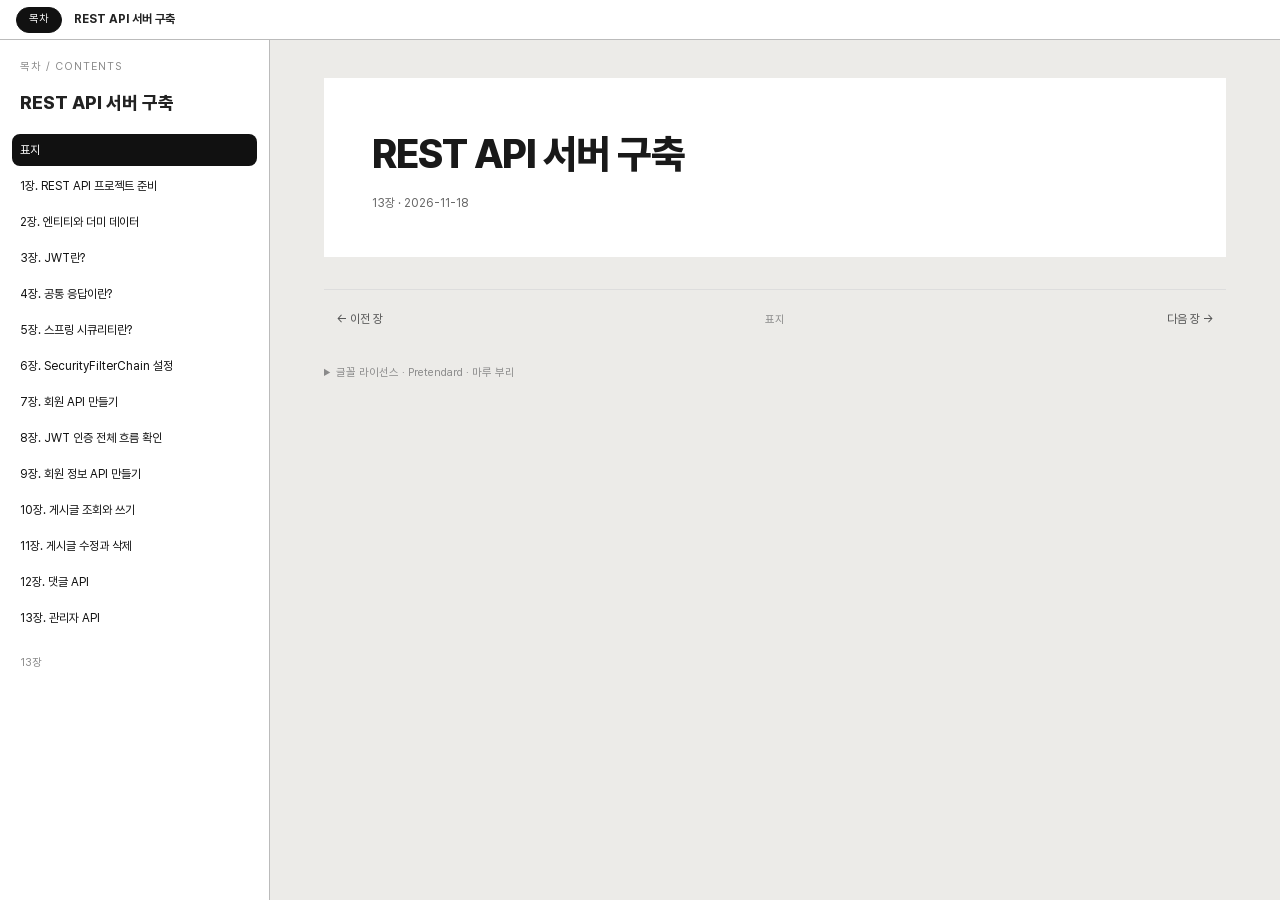
<file: index.html>
<!doctype html><html lang="ko"><head><meta charset="utf-8"><meta http-equiv="Content-Security-Policy" content="default-src 'none'; img-src 'self' data: blob:; font-src 'self'; style-src 'self' 'unsafe-inline'; script-src 'self' 'unsafe-inline'"><meta name="viewport" content="width=device-width,initial-scale=1"><title>REST API 서버 구축</title><link rel="stylesheet" href="assets/book-d4f8cb83afec858a.css"></head><body><div class="reader" data-toc="open"><header class="book-bar"><button type="button" class="toc-toggle" aria-expanded="true" aria-controls="toc">목차</button><span class="book-bar__title">REST API 서버 구축</span></header><aside class="toc" id="toc"><p class="caption">목차 / CONTENTS</p><div class="toc-title">REST API 서버 구축</div><a href="index.html" data-chapter="0" title="표지" aria-current="true">표지</a><a href="chapters/01.html" data-chapter="1" title="1장. REST API 프로젝트 준비" aria-current="false">1장. REST API 프로젝트 준비</a><a href="chapters/02.html" data-chapter="2" title="2장. 엔티티와 더미 데이터" aria-current="false">2장. 엔티티와 더미 데이터</a><a href="chapters/03.html" data-chapter="3" title="3장. JWT란?" aria-current="false">3장. JWT란?</a><a href="chapters/04.html" data-chapter="4" title="4장. 공통 응답이란?" aria-current="false">4장. 공통 응답이란?</a><a href="chapters/05.html" data-chapter="5" title="5장. 스프링 시큐리티란?" aria-current="false">5장. 스프링 시큐리티란?</a><a href="chapters/06.html" data-chapter="6" title="6장. SecurityFilterChain 설정" aria-current="false">6장. SecurityFilterChain 설정</a><a href="chapters/07.html" data-chapter="7" title="7장. 회원 API 만들기" aria-current="false">7장. 회원 API 만들기</a><a href="chapters/08.html" data-chapter="8" title="8장. JWT 인증 전체 흐름 확인" aria-current="false">8장. JWT 인증 전체 흐름 확인</a><a href="chapters/09.html" data-chapter="9" title="9장. 회원 정보 API 만들기" aria-current="false">9장. 회원 정보 API 만들기</a><a href="chapters/10.html" data-chapter="10" title="10장. 게시글 조회와 쓰기" aria-current="false">10장. 게시글 조회와 쓰기</a><a href="chapters/11.html" data-chapter="11" title="11장. 게시글 수정과 삭제" aria-current="false">11장. 게시글 수정과 삭제</a><a href="chapters/12.html" data-chapter="12" title="12장. 댓글 API" aria-current="false">12장. 댓글 API</a><a href="chapters/13.html" data-chapter="13" title="13장. 관리자 API" aria-current="false">13장. 관리자 API</a><footer>13장</footer></aside><main class="reading"><header class="book-head"><h1>REST API 서버 구축</h1><p>13장 · 2026-11-18</p></header><nav class="chapter-nav"><button type="button" class="text" data-prev="true" disabled="">← 이전 장</button><span>표지</span><button type="button" class="text" data-next="true" data-href="chapters/01.html">다음 장 →</button></nav><details class="license"><summary>글꼴 라이선스 · Pretendard · 마루 부리</summary><pre>Copyright (c) 2021, Kil Hyung-jin (https://github.com/orioncactus/pretendard),
with Reserved Font Name Pretendard.

This Font Software is licensed under the SIL Open Font License, Version 1.1.
This license is copied below, and is also available with a FAQ at:
https://scripts.sil.org/OFL


-----------------------------------------------------------
SIL OPEN FONT LICENSE Version 1.1 - 26 February 2007
-----------------------------------------------------------

PREAMBLE
The goals of the Open Font License (OFL) are to stimulate worldwide
development of collaborative font projects, to support the font creation
efforts of academic and linguistic communities, and to provide a free and
open framework in which fonts may be shared and improved in partnership
with others.

The OFL allows the licensed fonts to be used, studied, modified and
redistributed freely as long as they are not sold by themselves. The
fonts, including any derivative works, can be bundled, embedded, 
redistributed and/or sold with any software provided that any reserved
names are not used by derivative works. The fonts and derivatives,
however, cannot be released under any other type of license. The
requirement for fonts to remain under this license does not apply
to any document created using the fonts or their derivatives.

DEFINITIONS
&quot;Font Software&quot; refers to the set of files released by the Copyright
Holder(s) under this license and clearly marked as such. This may
include source files, build scripts and documentation.

&quot;Reserved Font Name&quot; refers to any names specified as such after the
copyright statement(s).

&quot;Original Version&quot; refers to the collection of Font Software components as
distributed by the Copyright Holder(s).

&quot;Modified Version&quot; refers to any derivative made by adding to, deleting,
or substituting -- in part or in whole -- any of the components of the
Original Version, by changing formats or by porting the Font Software to a
new environment.

&quot;Author&quot; refers to any designer, engineer, programmer, technical
writer or other person who contributed to the Font Software.

PERMISSION &amp; CONDITIONS
Permission is hereby granted, free of charge, to any person obtaining
a copy of the Font Software, to use, study, copy, merge, embed, modify,
redistribute, and sell modified and unmodified copies of the Font
Software, subject to the following conditions:

1) Neither the Font Software nor any of its individual components,
in Original or Modified Versions, may be sold by itself.

2) Original or Modified Versions of the Font Software may be bundled,
redistributed and/or sold with any software, provided that each copy
contains the above copyright notice and this license. These can be
included either as stand-alone text files, human-readable headers or
in the appropriate machine-readable metadata fields within text or
binary files as long as those fields can be easily viewed by the user.

3) No Modified Version of the Font Software may use the Reserved Font
Name(s) unless explicit written permission is granted by the corresponding
Copyright Holder. This restriction only applies to the primary font name as
presented to the users.

4) The name(s) of the Copyright Holder(s) or the Author(s) of the Font
Software shall not be used to promote, endorse or advertise any
Modified Version, except to acknowledge the contribution(s) of the
Copyright Holder(s) and the Author(s) or with their explicit written
permission.

5) The Font Software, modified or unmodified, in part or in whole,
must be distributed entirely under this license, and must not be
distributed under any other license. The requirement for fonts to
remain under this license does not apply to any document created
using the Font Software.

TERMINATION
This license becomes null and void if any of the above conditions are
not met.

DISCLAIMER
THE FONT SOFTWARE IS PROVIDED &quot;AS IS&quot;, WITHOUT WARRANTY OF ANY KIND,
EXPRESS OR IMPLIED, INCLUDING BUT NOT LIMITED TO ANY WARRANTIES OF
MERCHANTABILITY, FITNESS FOR A PARTICULAR PURPOSE AND NONINFRINGEMENT
OF COPYRIGHT, PATENT, TRADEMARK, OR OTHER RIGHT. IN NO EVENT SHALL THE
COPYRIGHT HOLDER BE LIABLE FOR ANY CLAIM, DAMAGES OR OTHER LIABILITY,
INCLUDING ANY GENERAL, SPECIAL, INDIRECT, INCIDENTAL, OR CONSEQUENTIAL
DAMAGES, WHETHER IN AN ACTION OF CONTRACT, TORT OR OTHERWISE, ARISING
FROM, OUT OF THE USE OR INABILITY TO USE THE FONT SOFTWARE OR FROM
OTHER DEALINGS IN THE FONT SOFTWARE.
</pre><pre>© NAVER Corp. © NAVER Cultural Foundation Corp. (https://hangeul.naver.com/font)
MaruBuri (마루 부리) — font files as distributed, unmodified.

This Font Software is licensed under the SIL Open Font License, Version 1.1.
This license is copied below, and is also available with a FAQ at:
https://scripts.sil.org/OFL


-----------------------------------------------------------
SIL OPEN FONT LICENSE Version 1.1 - 26 February 2007
-----------------------------------------------------------

PREAMBLE
The goals of the Open Font License (OFL) are to stimulate worldwide
development of collaborative font projects, to support the font creation
efforts of academic and linguistic communities, and to provide a free and
open framework in which fonts may be shared and improved in partnership
with others.

The OFL allows the licensed fonts to be used, studied, modified and
redistributed freely as long as they are not sold by themselves. The
fonts, including any derivative works, can be bundled, embedded, 
redistributed and/or sold with any software provided that any reserved
names are not used by derivative works. The fonts and derivatives,
however, cannot be released under any other type of license. The
requirement for fonts to remain under this license does not apply
to any document created using the fonts or their derivatives.

DEFINITIONS
&quot;Font Software&quot; refers to the set of files released by the Copyright
Holder(s) under this license and clearly marked as such. This may
include source files, build scripts and documentation.

&quot;Reserved Font Name&quot; refers to any names specified as such after the
copyright statement(s).

&quot;Original Version&quot; refers to the collection of Font Software components as
distributed by the Copyright Holder(s).

&quot;Modified Version&quot; refers to any derivative made by adding to, deleting,
or substituting -- in part or in whole -- any of the components of the
Original Version, by changing formats or by porting the Font Software to a
new environment.

&quot;Author&quot; refers to any designer, engineer, programmer, technical
writer or other person who contributed to the Font Software.

PERMISSION &amp; CONDITIONS
Permission is hereby granted, free of charge, to any person obtaining
a copy of the Font Software, to use, study, copy, merge, embed, modify,
redistribute, and sell modified and unmodified copies of the Font
Software, subject to the following conditions:

1) Neither the Font Software nor any of its individual components,
in Original or Modified Versions, may be sold by itself.

2) Original or Modified Versions of the Font Software may be bundled,
redistributed and/or sold with any software, provided that each copy
contains the above copyright notice and this license. These can be
included either as stand-alone text files, human-readable headers or
in the appropriate machine-readable metadata fields within text or
binary files as long as those fields can be easily viewed by the user.

3) No Modified Version of the Font Software may use the Reserved Font
Name(s) unless explicit written permission is granted by the corresponding
Copyright Holder. This restriction only applies to the primary font name as
presented to the users.

4) The name(s) of the Copyright Holder(s) or the Author(s) of the Font
Software shall not be used to promote, endorse or advertise any
Modified Version, except to acknowledge the contribution(s) of the
Copyright Holder(s) and the Author(s) or with their explicit written
permission.

5) The Font Software, modified or unmodified, in part or in whole,
must be distributed entirely under this license, and must not be
distributed under any other license. The requirement for fonts to
remain under this license does not apply to any document created
using the Font Software.

TERMINATION
This license becomes null and void if any of the above conditions are
not met.

DISCLAIMER
THE FONT SOFTWARE IS PROVIDED &quot;AS IS&quot;, WITHOUT WARRANTY OF ANY KIND,
EXPRESS OR IMPLIED, INCLUDING BUT NOT LIMITED TO ANY WARRANTIES OF
MERCHANTABILITY, FITNESS FOR A PARTICULAR PURPOSE AND NONINFRINGEMENT
OF COPYRIGHT, PATENT, TRADEMARK, OR OTHER RIGHT. IN NO EVENT SHALL THE
COPYRIGHT HOLDER BE LIABLE FOR ANY CLAIM, DAMAGES OR OTHER LIABILITY,
INCLUDING ANY GENERAL, SPECIAL, INDIRECT, INCIDENTAL, OR CONSEQUENTIAL
DAMAGES, WHETHER IN AN ACTION OF CONTRACT, TORT OR OTHERWISE, ARISING
FROM, OUT OF THE USE OR INABILITY TO USE THE FONT SOFTWARE OR FROM
OTHER DEALINGS IN THE FONT SOFTWARE.
</pre></details></main></div><script src="assets/book-6d8228e561daa8ba.js"></script></body></html>
</file>
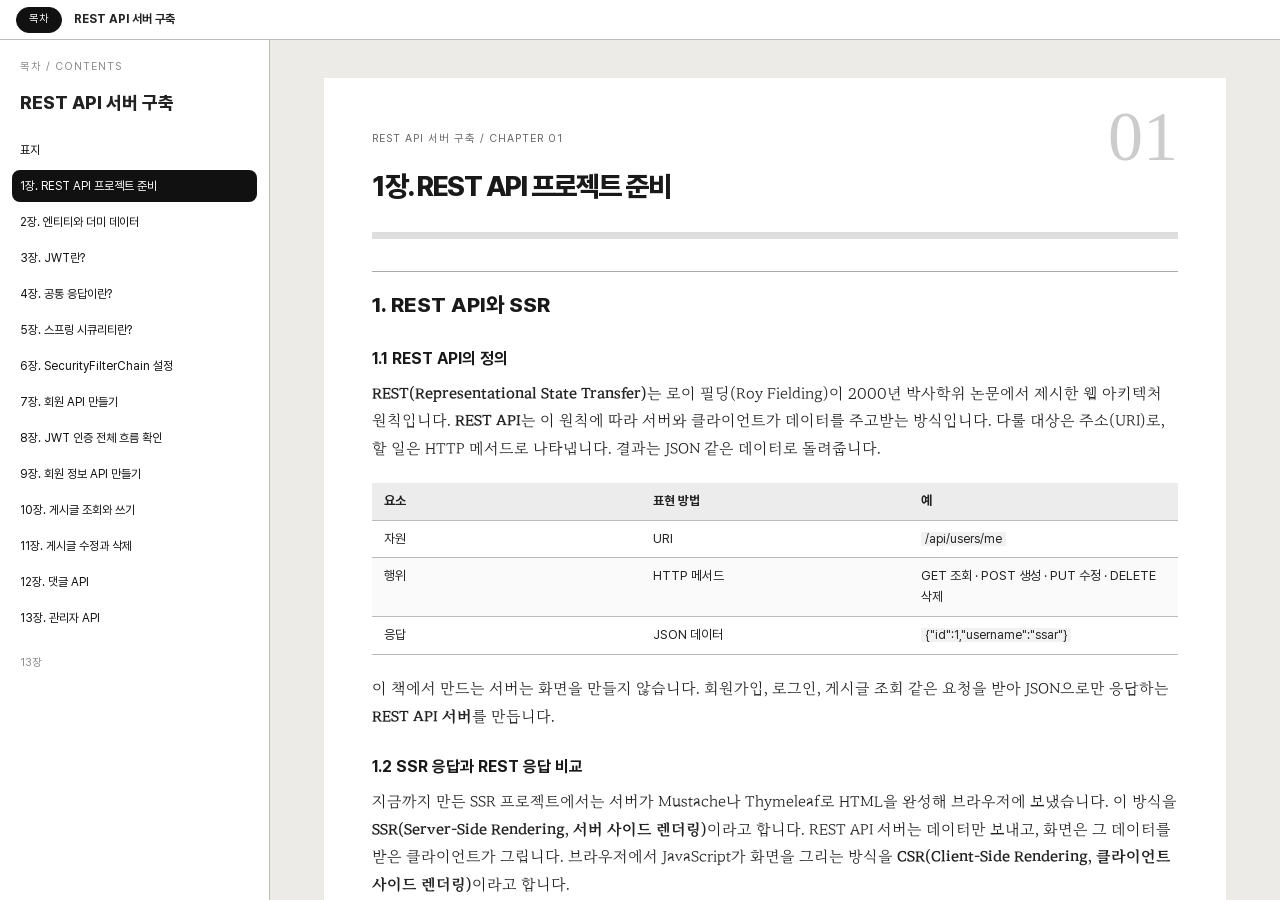
<file: chapters/01.html>
<!doctype html><html lang="ko"><head><meta charset="utf-8"><meta http-equiv="Content-Security-Policy" content="default-src 'none'; img-src 'self' data: blob:; font-src 'self'; style-src 'self' 'unsafe-inline'; script-src 'self' 'unsafe-inline'"><meta name="viewport" content="width=device-width,initial-scale=1"><title>REST API 서버 구축</title><link rel="stylesheet" href="../assets/book-d4f8cb83afec858a.css"></head><body><div class="reader" data-toc="open"><header class="book-bar"><button type="button" class="toc-toggle" aria-expanded="true" aria-controls="toc">목차</button><span class="book-bar__title">REST API 서버 구축</span></header><aside class="toc" id="toc"><p class="caption">목차 / CONTENTS</p><div class="toc-title">REST API 서버 구축</div><a href="../index.html" data-chapter="0" title="표지" aria-current="false">표지</a><a href="01.html" data-chapter="1" title="1장. REST API 프로젝트 준비" aria-current="true">1장. REST API 프로젝트 준비</a><a href="02.html" data-chapter="2" title="2장. 엔티티와 더미 데이터" aria-current="false">2장. 엔티티와 더미 데이터</a><a href="03.html" data-chapter="3" title="3장. JWT란?" aria-current="false">3장. JWT란?</a><a href="04.html" data-chapter="4" title="4장. 공통 응답이란?" aria-current="false">4장. 공통 응답이란?</a><a href="05.html" data-chapter="5" title="5장. 스프링 시큐리티란?" aria-current="false">5장. 스프링 시큐리티란?</a><a href="06.html" data-chapter="6" title="6장. SecurityFilterChain 설정" aria-current="false">6장. SecurityFilterChain 설정</a><a href="07.html" data-chapter="7" title="7장. 회원 API 만들기" aria-current="false">7장. 회원 API 만들기</a><a href="08.html" data-chapter="8" title="8장. JWT 인증 전체 흐름 확인" aria-current="false">8장. JWT 인증 전체 흐름 확인</a><a href="09.html" data-chapter="9" title="9장. 회원 정보 API 만들기" aria-current="false">9장. 회원 정보 API 만들기</a><a href="10.html" data-chapter="10" title="10장. 게시글 조회와 쓰기" aria-current="false">10장. 게시글 조회와 쓰기</a><a href="11.html" data-chapter="11" title="11장. 게시글 수정과 삭제" aria-current="false">11장. 게시글 수정과 삭제</a><a href="12.html" data-chapter="12" title="12장. 댓글 API" aria-current="false">12장. 댓글 API</a><a href="13.html" data-chapter="13" title="13장. 관리자 API" aria-current="false">13장. 관리자 API</a><footer>13장</footer></aside><main class="reading"><section class="chapter" id="chapter-1"><div class="eyebrow">REST API 서버 구축 / CHAPTER 01</div><span class="chapter-num" aria-hidden="true">01</span><h2>1장. REST API 프로젝트 준비</h2><h3>1. REST API와 SSR</h3>
<h4>1.1 REST API의 정의</h4>
<p><strong>REST(Representational State Transfer)</strong>는 로이 필딩(Roy Fielding)이 2000년 박사학위 논문에서 제시한 웹 아키텍처 원칙입니다. <strong>REST API</strong>는 이 원칙에 따라 서버와 클라이언트가 데이터를 주고받는 방식입니다. 다룰 대상은 주소(URI)로, 할 일은 HTTP 메서드로 나타냅니다. 결과는 JSON 같은 데이터로 돌려줍니다.</p>
<table><thead><tr><th>요소</th><th>표현 방법</th><th>예</th></tr></thead><tbody><tr><td>자원</td><td>URI</td><td><code>/api/users/me</code></td></tr><tr><td>행위</td><td>HTTP 메서드</td><td>GET 조회 · POST 생성 · PUT 수정 · DELETE 삭제</td></tr><tr><td>응답</td><td>JSON 데이터</td><td><code>{&quot;id&quot;:1,&quot;username&quot;:&quot;ssar&quot;}</code></td></tr></tbody></table>
<p>이 책에서 만드는 서버는 화면을 만들지 않습니다. 회원가입, 로그인, 게시글 조회 같은 요청을 받아 JSON으로만 응답하는 <strong>REST API 서버</strong>를 만듭니다.</p>
<h4>1.2 SSR 응답과 REST 응답 비교</h4>
<p>지금까지 만든 SSR 프로젝트에서는 서버가 Mustache나 Thymeleaf로 HTML을 완성해 브라우저에 보냈습니다. 이 방식을 <strong>SSR(Server-Side Rendering, 서버 사이드 렌더링)</strong>이라고 합니다. REST API 서버는 데이터만 보내고, 화면은 그 데이터를 받은 클라이언트가 그립니다. 브라우저에서 JavaScript가 화면을 그리는 방식을 <strong>CSR(Client-Side Rendering, 클라이언트 사이드 렌더링)</strong>이라고 합니다.</p>
<table><thead><tr><th>구분</th><th>SSR</th><th>REST API</th></tr></thead><tbody><tr><td>서버 응답</td><td>HTML 문서</td><td>JSON 데이터</td></tr><tr><td>화면을 그리는 곳</td><td>서버(Mustache, Thymeleaf)</td><td>클라이언트(React, 모바일 앱)</td></tr><tr><td>응답을 쓰는 클라이언트</td><td>주로 브라우저</td><td>브라우저, 모바일 앱, 다른 서버</td></tr></tbody></table>
<p>같은 &quot;내 정보 보기&quot; 요청에 두 서버가 보내는 응답을 나란히 놓으면 차이가 분명히 보입니다. SSR 서버는 사람이 바로 볼 수 있는 HTML 문서를 보냅니다.</p>
<p><strong>코드 조각</strong></p>
<div class="code-wrap" data-kind="code" data-lang="html"><div class="code-label"><span class="code-label__name">HTML</span><div class="code-tools"><span class="copy-result" aria-live="polite"></span><button type="button" class="small copy">복사</button></div></div><div class="code-body"><div class="code-ln" aria-hidden="true">1</div><pre><code class="language-markup" data-code="&lt;html&gt;&lt;body&gt;&lt;h1&gt;ssar 님의 정보&lt;/h1&gt; ... &lt;/body&gt;&lt;/html&gt;"><span class="token tag"><span class="token tag"><span class="token punctuation">&lt;</span>html</span><span class="token punctuation">></span></span><span class="token tag"><span class="token tag"><span class="token punctuation">&lt;</span>body</span><span class="token punctuation">></span></span><span class="token tag"><span class="token tag"><span class="token punctuation">&lt;</span>h1</span><span class="token punctuation">></span></span>ssar 님의 정보<span class="token tag"><span class="token tag"><span class="token punctuation">&lt;/</span>h1</span><span class="token punctuation">></span></span> ... <span class="token tag"><span class="token tag"><span class="token punctuation">&lt;/</span>body</span><span class="token punctuation">></span></span><span class="token tag"><span class="token tag"><span class="token punctuation">&lt;/</span>html</span><span class="token punctuation">></span></span></code></pre></div></div>
<p>REST API 서버는 프로그램이 읽어서 쓸 데이터를 보냅니다.</p>
<p><strong>코드 조각</strong></p>
<div class="code-wrap" data-kind="code" data-lang="json"><div class="code-label"><span class="code-label__name">JSON</span><div class="code-tools"><span class="copy-result" aria-live="polite"></span><button type="button" class="small copy">복사</button></div></div><div class="code-body"><div class="code-ln" aria-hidden="true">1</div><pre><code class="language-json" data-code="{&quot;status&quot;:200,&quot;msg&quot;:&quot;성공&quot;,&quot;body&quot;:{&quot;id&quot;:1,&quot;username&quot;:&quot;ssar&quot;}}"><span class="token punctuation">{</span><span class="token property">"status"</span><span class="token operator">:</span><span class="token number">200</span><span class="token punctuation">,</span><span class="token property">"msg"</span><span class="token operator">:</span><span class="token string">"성공"</span><span class="token punctuation">,</span><span class="token property">"body"</span><span class="token operator">:</span><span class="token punctuation">{</span><span class="token property">"id"</span><span class="token operator">:</span><span class="token number">1</span><span class="token punctuation">,</span><span class="token property">"username"</span><span class="token operator">:</span><span class="token string">"ssar"</span><span class="token punctuation">}</span><span class="token punctuation">}</span></code></pre></div></div>
<figure class="book-figure" data-type="generated" id="figure-d77c42e48701"><div class="figure-scroll"><img src="../assets/img/8e54866bb282be90.png" alt="같은 요청, 다른 응답" data-raster="true"/></div><figcaption>같은 요청, 다른 응답</figcaption></figure>
<p>그림 1-1처럼 REST API 서버는 데이터만 보내므로 웹과 모바일 앱이 같은 API 하나를 함께 쓸 수 있습니다. 대신 서버가 화면을 만들지 않습니다. 그래서 로그인 화면과 세션에 기대던 SSR 방식의 로그인을 그대로 쓰기 어렵습니다. 3장부터 다루는 JWT와 스프링 시큐리티 설정이 이 문제를 해결합니다.</p>
<h3>2. 프로젝트 생성</h3>
<h4>2.1 IntelliJ IDEA와 start.spring.io 설정</h4>
<p>프로젝트는 <strong>start.spring.io</strong>(Spring Initializr)에서 만들어 내려받은 뒤 IntelliJ IDEA로 엽니다. IntelliJ IDEA 에디션과 상관없이 같은 방법으로 만들 수 있습니다. 브라우저에서 start.spring.io에 접속해 다음 값을 고릅니다.</p>
<table><thead><tr><th>항목</th><th>값</th></tr></thead><tbody><tr><td>Project</td><td>Gradle - Groovy</td></tr><tr><td>Language</td><td>Java</td></tr><tr><td>Spring Boot</td><td>4.1.2</td></tr><tr><td>Group</td><td>com.newtenco</td></tr><tr><td>Artifact</td><td>blog</td></tr><tr><td>Packaging</td><td>Jar</td></tr><tr><td>Java</td><td>21</td></tr><tr><td>Dependencies</td><td>Spring Web, Spring Security, Spring Data JPA, Validation, H2 Database, Lombok, Spring Boot DevTools</td></tr></tbody></table>
<figure class="book-figure" data-type="generated" id="figure-12f77a83e436"><div class="figure-scroll"><img src="../assets/img/833398af8b31fee6.png" alt="위 표의 값을 모두 고른 start.spring.io 화면" data-raster="true"/></div><figcaption>위 표의 값을 모두 고른 start.spring.io 화면</figcaption><p class="credit">생성형 예시 · 실제 실행 안 함</p></figure>
<p>화면 아래 <strong>GENERATE</strong> 버튼을 누르면 <code>blog.zip</code> 파일을 내려받습니다. 압축을 풀고 IntelliJ IDEA에서 다음 순서로 엽니다.</p>
<ol>
<li><strong>File → Open</strong>을 눌러 압축을 푼 <code>blog</code> 폴더 안의 <code>build.gradle</code>을 고릅니다.</li>
<li>열기 방식을 묻는 창이 나오면 <strong>Open as Project</strong>를 고릅니다.</li>
<li>오른쪽 아래 진행 표시줄에서 Gradle 의존성 내려받기가 끝날 때까지 기다립니다.</li>
<li><strong>File → Project Structure → Project</strong>에서 SDK가 21인지 확인합니다.</li>
<li>Lombok 어노테이션 처리를 켜라는 알림이 나오면 <strong>Enable</strong>을 누릅니다.</li>
</ol>
<figure class="book-figure" data-type="generated" id="figure-02bc931c25c6"><div class="figure-scroll"><img src="../assets/img/210f6f73a8d28402.png" alt="Gradle 동기화가 끝난 IntelliJ IDEA의 Project 창" data-raster="true"/></div><figcaption>Gradle 동기화가 끝난 IntelliJ IDEA의 Project 창</figcaption><p class="credit">생성형 예시 · 실제 실행 안 함</p></figure>
<h4>2.2 java-jwt 의존성 추가</h4>
<p>start.spring.io 목록에는 JWT 라이브러리가 없습니다. 그래서 <code>build.gradle</code>의 <code>dependencies</code> 맨 위에 auth0의 <strong>java-jwt</strong> 한 줄을 직접 추가합니다. 3장에서 이 라이브러리로 토큰을 만들고 검증합니다.</p>
<p><strong>예제 1-1 — java-jwt를 추가한 build.gradle</strong></p>
<p><strong>파일명:</strong> <code>build.gradle</code></p>
<div class="code-wrap" data-kind="code" data-lang="groovy"><div class="code-label"><span class="code-label__name">GROOVY</span><div class="code-tools"><span class="copy-result" aria-live="polite"></span><button type="button" class="small copy">복사</button></div></div><div class="code-body"><div class="code-ln" aria-hidden="true">1
2
3
4
5
6
7
8
9
10
11
12
13
14
15
16
17
18
19
20
21
22
23
24
25
26
27
28
29
30
31
32
33
34
35
36
37
38
39
40
41
42
43
44
45</div><pre><code data-code="plugins {
    id &#x27;java&#x27;
    id &#x27;org.springframework.boot&#x27; version &#x27;4.1.2&#x27;
    id &#x27;io.spring.dependency-management&#x27; version &#x27;1.1.7&#x27;
}

group = &#x27;com.newtenco&#x27;
version = &#x27;0.0.1-SNAPSHOT&#x27;
description = &#x27;Spring Boot 4 + Security + JWT REST API&#x27;

java {
    toolchain {
        languageVersion = JavaLanguageVersion.of(21)
    }
}

repositories {
    mavenCentral()
}

dependencies {
    // JWT 라이브러리 (auth0)
    implementation &#x27;com.auth0:java-jwt:4.5.0&#x27;

    implementation &#x27;org.springframework.boot:spring-boot-h2console&#x27;
    implementation &#x27;org.springframework.boot:spring-boot-starter-data-jpa&#x27;
    implementation &#x27;org.springframework.boot:spring-boot-starter-security&#x27;
    implementation &#x27;org.springframework.boot:spring-boot-starter-validation&#x27;
    implementation &#x27;org.springframework.boot:spring-boot-starter-webmvc&#x27;
    compileOnly &#x27;org.projectlombok:lombok&#x27;
    developmentOnly &#x27;org.springframework.boot:spring-boot-devtools&#x27;
    runtimeOnly &#x27;com.h2database:h2&#x27;
    annotationProcessor &#x27;org.projectlombok:lombok&#x27;
    testImplementation &#x27;org.springframework.boot:spring-boot-starter-data-jpa-test&#x27;
    testImplementation &#x27;org.springframework.boot:spring-boot-starter-security-test&#x27;
    testImplementation &#x27;org.springframework.boot:spring-boot-starter-validation-test&#x27;
    testImplementation &#x27;org.springframework.boot:spring-boot-starter-webmvc-test&#x27;
    testCompileOnly &#x27;org.projectlombok:lombok&#x27;
    testRuntimeOnly &#x27;org.junit.platform:junit-platform-launcher&#x27;
    testAnnotationProcessor &#x27;org.projectlombok:lombok&#x27;
}

tasks.named(&#x27;test&#x27;) {
    useJUnitPlatform()
}">plugins {
    id &#x27;java&#x27;
    id &#x27;org.springframework.boot&#x27; version &#x27;4.1.2&#x27;
    id &#x27;io.spring.dependency-management&#x27; version &#x27;1.1.7&#x27;
}

group = &#x27;com.newtenco&#x27;
version = &#x27;0.0.1-SNAPSHOT&#x27;
description = &#x27;Spring Boot 4 + Security + JWT REST API&#x27;

java {
    toolchain {
        languageVersion = JavaLanguageVersion.of(21)
    }
}

repositories {
    mavenCentral()
}

dependencies {
    // JWT 라이브러리 (auth0)
    implementation &#x27;com.auth0:java-jwt:4.5.0&#x27;

    implementation &#x27;org.springframework.boot:spring-boot-h2console&#x27;
    implementation &#x27;org.springframework.boot:spring-boot-starter-data-jpa&#x27;
    implementation &#x27;org.springframework.boot:spring-boot-starter-security&#x27;
    implementation &#x27;org.springframework.boot:spring-boot-starter-validation&#x27;
    implementation &#x27;org.springframework.boot:spring-boot-starter-webmvc&#x27;
    compileOnly &#x27;org.projectlombok:lombok&#x27;
    developmentOnly &#x27;org.springframework.boot:spring-boot-devtools&#x27;
    runtimeOnly &#x27;com.h2database:h2&#x27;
    annotationProcessor &#x27;org.projectlombok:lombok&#x27;
    testImplementation &#x27;org.springframework.boot:spring-boot-starter-data-jpa-test&#x27;
    testImplementation &#x27;org.springframework.boot:spring-boot-starter-security-test&#x27;
    testImplementation &#x27;org.springframework.boot:spring-boot-starter-validation-test&#x27;
    testImplementation &#x27;org.springframework.boot:spring-boot-starter-webmvc-test&#x27;
    testCompileOnly &#x27;org.projectlombok:lombok&#x27;
    testRuntimeOnly &#x27;org.junit.platform:junit-platform-launcher&#x27;
    testAnnotationProcessor &#x27;org.projectlombok:lombok&#x27;
}

tasks.named(&#x27;test&#x27;) {
    useJUnitPlatform()
}</code></pre></div></div>
<p><strong>실행 결과</strong></p>
<p><code>build.gradle</code>을 고치면 편집기 오른쪽 위에 코끼리 모양의 <strong>Load Gradle Changes</strong> 버튼이 나타납니다. 버튼을 누르면 Gradle이 의존성을 다시 내려받고, Gradle 창의 <strong>Dependencies</strong> 목록에 다음 항목이 추가됩니다.</p>
<div class="code-wrap" data-kind="output" data-lang="text"><div class="code-label"><span class="code-label__name">출력</span><div class="code-tools"><span class="copy-result" aria-live="polite"></span><button type="button" class="small copy">복사</button></div></div><div class="code-body"><div class="code-ln" aria-hidden="true">1</div><pre><code data-code="com.auth0:java-jwt:4.5.0">com.auth0:java-jwt:4.5.0</code></pre></div></div>
<p><code>plugins</code>에 적은 스프링 부트 버전이 다른 스프링 의존성의 버전까지 정합니다. 그래서 스프링 의존성에는 버전을 적지 않습니다. java-jwt는 스프링이 관리하는 라이브러리가 아니므로 <code>4.5.0</code>처럼 버전을 직접 적어야 합니다.</p>
<h4>2.3 스프링 부트 4에서 달라진 의존성</h4>
<p>스프링 부트 4는 자동 설정을 기술별 모듈로 잘게 나누었습니다. 그래서 예제 1-1의 의존성 이름 가운데 몇 개는 스프링 부트 3 프로젝트와 다릅니다. start.spring.io에서 <strong>Spring Web</strong>을 골랐는데 <code>spring-boot-starter-web</code>이 아니라 <code>spring-boot-starter-webmvc</code>가 들어간 것도 이 때문입니다.</p>
<table><thead><tr><th>항목</th><th>스프링 부트 4</th><th>주의할 점</th></tr></thead><tbody><tr><td>웹 스타터</td><td><code>spring-boot-starter-webmvc</code></td><td>예전 이름 <code>spring-boot-starter-web</code>은 사용 중단(deprecated) 대상입니다</td></tr><tr><td>H2 콘솔</td><td><code>spring-boot-h2console</code></td><td>이 의존성이 없으면 <code>/h2-console</code>이 열리지 않습니다</td></tr><tr><td>테스트 스타터</td><td><code>spring-boot-starter-webmvc-test</code> 등</td><td>기술마다 테스트 스타터가 따로 있습니다</td></tr><tr><td>스프링 시큐리티</td><td>7.x</td><td>스프링 부트 4.1.2에 포함된 버전을 씁니다</td></tr><tr><td>JSON</td><td>Jackson 3</td><td>패키지 이름이 <code>com.fasterxml.jackson</code>에서 <code>tools.jackson</code>으로 바뀌었습니다</td></tr></tbody></table>
<p>인터넷에서 찾은 예전 예제를 따라 <code>spring-boot-starter-web</code>만 적거나 H2 콘솔 모듈을 빼면, 서버는 실행되어도 H2 콘솔이 열리지 않을 수 있습니다. Jackson 3의 바뀐 패키지 이름은 6장에서 필터 단계의 응답을 직접 JSON으로 만들 때 다시 만납니다.</p>
<h3>3. 시큐리티 기본 동작 확인</h3>
<h4>3.1 모든 요청이 로그인 화면으로 가는 이유</h4>
<p>설정 파일을 고치기 전에 예제 1-1 상태 그대로 서버를 실행해 봅니다. <code>BlogApplication.java</code>를 열고 <code>main()</code> 메서드 왼쪽의 실행 버튼을 누릅니다. 설정을 하나도 적지 않았지만 스프링 부트가 H2 메모리 DB를 자동으로 연결하므로 서버는 정상 실행됩니다.</p>
<p><strong>실행 결과</strong></p>
<p>콘솔 마지막 부분에 다음과 비슷한 줄이 출력되면 서버가 8080 포트에서 실행 중입니다.</p>
<div class="code-wrap" data-kind="output" data-lang="text"><div class="code-label"><span class="code-label__name">출력</span><div class="code-tools"><span class="copy-result" aria-live="polite"></span><button type="button" class="small copy">복사</button></div></div><div class="code-body"><div class="code-ln" aria-hidden="true">1
2</div><pre><code data-code="Tomcat started on port 8080 (http) with context path &#x27;/&#x27;
Started BlogApplication in 3.512 seconds">Tomcat started on port 8080 (http) with context path &#x27;/&#x27;
Started BlogApplication in 3.512 seconds</code></pre></div></div>
<p>브라우저에서 <code>http://localhost:8080</code>에 접속하면 만든 적 없는 <strong>Please sign in</strong> 화면이 나옵니다. 주소창의 주소도 <code>http://localhost:8080/login</code>으로 바뀌어 있습니다.</p>
<figure class="book-figure" data-type="generated" id="figure-631076488ad8"><div class="figure-scroll"><img src="../assets/img/9606937c8ffa7875.png" alt="브라우저에서 http://localhost:8080에 접속한 뒤의 화면" data-raster="true"/></div><figcaption>브라우저에서 http://localhost:8080에 접속한 뒤의 화면</figcaption><p class="credit">생성형 예시 · 실제 실행 안 함</p></figure>
<p>스프링 부트는 의존성에 스프링 시큐리티가 있으면 <strong>애플리케이션 전체를 보호하는 기본 보안 설정</strong>을 자동으로 적용합니다. 이 기본 설정은 오류 페이지 주소 <code>/error</code>까지 포함해 모든 주소에 인증을 요구합니다. 인증이란 요청한 사람이 누구인지 확인하는 일이며, 5장에서 자세히 다룹니다. 인증되지 않은 요청이 들어오면 시큐리티는 요청한 쪽에 따라 두 방식 가운데 하나로 응답합니다.</p>
<table><thead><tr><th>요청한 쪽</th><th>시큐리티의 응답</th></tr></thead><tbody><tr><td>HTML을 원하는 브라우저</td><td>기본 로그인 화면(<code>/login</code>)으로 이동시킵니다(폼 로그인)</td></tr><tr><td>데이터를 원하는 프로그램</td><td>화면 없이 <code>401 Unauthorized</code>로 응답합니다(HTTP Basic)</td></tr></tbody></table>
<figure class="book-figure" data-type="generated" id="figure-ab9d4c652a45"><div class="figure-scroll"><img src="../assets/img/2dc1904a813f3f9d.png" alt="시큐리티 기본 설정이 요청을 막는 모습" data-raster="true"/></div><figcaption>시큐리티 기본 설정이 요청을 막는 모습</figcaption></figure>
<p>그림 1-2처럼 요청이 컨트롤러에 닿기 전에 시큐리티가 먼저 거릅니다. 컨트롤러를 하나도 만들지 않았는데 로그인 화면이 나온 것은 이 때문입니다. 이 책에서는 화면이 없는 REST API 서버를 만들므로, 6장에서 이 기본 설정을 직접 만든 <code>SecurityConfig</code>로 바꿉니다.</p>
<h4>3.2 임시 사용자와 비밀번호</h4>
<p>로그인 화면이 있으면 로그인할 계정도 있어야 합니다. 서버를 실행한 콘솔을 위로 올려 보면 다음 줄이 있습니다.</p>
<p><strong>실행 결과</strong></p>
<div class="code-wrap" data-kind="output" data-lang="text"><div class="code-label"><span class="code-label__name">출력</span><div class="code-tools"><span class="copy-result" aria-live="polite"></span><button type="button" class="small copy">복사</button></div></div><div class="code-body"><div class="code-ln" aria-hidden="true">1</div><pre><code data-code="Using generated security password: 59a952e5-6b68-4c1b-99a1-eeb4c34d4900">Using generated security password: 59a952e5-6b68-4c1b-99a1-eeb4c34d4900</code></pre></div></div>
<p>등록한 사용자가 없으므로 스프링 부트가 아이디가 <code>user</code>인 <strong>임시 사용자</strong>를 메모리에 하나 만든 것입니다. 비밀번호는 서버를 실행할 때마다 무작위로 새로 만들어지며, 개발할 때 확인용으로만 씁니다. 로그인 화면에 Username <code>user</code>와 콘솔의 비밀번호를 넣고 <strong>Sign in</strong>을 누릅니다.</p>
<p><strong>실행 결과</strong></p>
<p>로그인에 성공하면 처음 요청한 주소로 돌아갑니다. 이때 주소창에는 <code>http://localhost:8080/?continue</code>처럼 <code>?continue</code>가 붙습니다. 시큐리티는 로그인 전에 요청했던 주소를 기억해 두었다가, 로그인이 끝나면 그 주소에 <code>continue</code> 표시를 붙여 다시 보냅니다. 이 표시가 붙은 요청만 &quot;로그인 전에 하려던 요청&quot;으로 보고 이어서 처리합니다.</p>
<p>인증은 통과했지만 <code>/</code> 주소를 처리할 컨트롤러가 없으므로 404 오류 화면(Whitelabel Error Page)이 나옵니다. 컨트롤러가 없으면 스프링은 같은 이름의 정적 파일(<code>static</code> 폴더의 파일)을 찾고, 그것도 없으면 <code>No static resource</code> 메시지와 함께 404로 응답합니다.</p>
<div class="code-wrap" data-kind="output" data-lang="text"><div class="code-label"><span class="code-label__name">출력</span><div class="code-tools"><span class="copy-result" aria-live="polite"></span><button type="button" class="small copy">복사</button></div></div><div class="code-body"><div class="code-ln" aria-hidden="true">1
2
3
4
5</div><pre><code data-code="Whitelabel Error Page
This application has no explicit mapping for /error, so you are seeing this as a fallback.

There was an unexpected error (type=Not Found, status=404).
No static resource .">Whitelabel Error Page
This application has no explicit mapping for /error, so you are seeing this as a fallback.

There was an unexpected error (type=Not Found, status=404).
No static resource .</code></pre></div></div>
<p>화면 아래에 이어지는 긴 오류 추적은 DevTools가 붙인 것이므로 지금은 무시합니다.</p>
<p>로그인 화면 대신 404 화면이 나왔다는 것은 요청이 시큐리티를 지나 컨트롤러를 찾는 단계까지 갔다는 뜻입니다. 로그인 상태는 SSR에서처럼 서버 세션에 저장됩니다. 그래서 브라우저를 닫거나 <code>http://localhost:8080/logout</code>에서 로그아웃하기 전까지 유지됩니다.</p>
<p>이 임시 사용자 로그는 6장에서 <code>SecurityConfig</code>를 작성한 뒤에도 계속 출력됩니다. 이 프로젝트는 시큐리티의 로그인 기능 대신 JWT 필터로 직접 인증하므로 이 비밀번호를 쓸 일이 없습니다. 그대로 두고 무시해도 됩니다.</p>
<h3>4. 프로파일 설정</h3>
<h4>4.1 공통 설정과 dev 설정 나누기</h4>
<p><strong>프로파일(profile)</strong>은 실행 환경에 따라 다른 설정 파일을 고르는 기능입니다. 모든 환경에서 같은 설정은 <code>application.properties</code>에 두고, 개발 환경에서만 쓸 설정은 <code>application-dev.properties</code>에 따로 둡니다. 파일 이름의 <code>-</code> 뒤에 붙은 <code>dev</code>가 프로파일 이름입니다.</p>
<p><strong>기본 문법</strong></p>
<div class="code-wrap" data-kind="code" data-lang="properties"><div class="code-label"><span class="code-label__name">PROPERTIES</span><div class="code-tools"><span class="copy-result" aria-live="polite"></span><button type="button" class="small copy">복사</button></div></div><div class="code-body"><div class="code-ln" aria-hidden="true">1</div><pre><code data-code="spring.profiles.active=프로파일이름">spring.profiles.active=프로파일이름</code></pre></div></div>
<p><code>spring.profiles.active=dev</code>라고 적으면 스프링 부트는 <code>application.properties</code>를 읽은 뒤 <code>application-dev.properties</code>를 함께 읽습니다. 두 파일에 같은 키가 있으면 프로파일 파일의 값이 적용됩니다. 나중에 운영 환경을 만들 때는 <code>application-prod.properties</code>를 추가하고 이 한 줄만 <code>prod</code>로 바꾸면 됩니다.</p>
<h4>4.2 H2·JPA·data.sql 설정</h4>
<p>공통 설정 파일과 dev 설정 파일을 작성합니다.</p>
<p><strong>예제 1-2 — 공통 설정과 dev 설정 파일 만들기</strong></p>
<p><strong>이어서:</strong> 예제 1-1</p>
<p><strong>파일명:</strong> <code>src/main/resources/application.properties</code></p>
<div class="code-wrap" data-kind="code" data-lang="properties"><div class="code-label"><span class="code-label__name">PROPERTIES</span><div class="code-tools"><span class="copy-result" aria-live="polite"></span><button type="button" class="small copy">복사</button></div></div><div class="code-body"><div class="code-ln" aria-hidden="true">1
2
3</div><pre><code data-code="spring.application.name=blog
# 프로필 설정: application-dev.properties 를 함께 읽는다
spring.profiles.active=dev">spring.application.name=blog
# 프로필 설정: application-dev.properties 를 함께 읽는다
spring.profiles.active=dev</code></pre></div></div>
<p><strong>파일명:</strong> <code>src/main/resources/application-dev.properties</code></p>
<div class="code-wrap" data-kind="code" data-lang="properties"><div class="code-label"><span class="code-label__name">PROPERTIES</span><div class="code-tools"><span class="copy-result" aria-live="polite"></span><button type="button" class="small copy">복사</button></div></div><div class="code-body"><div class="code-ln" aria-hidden="true">1
2
3
4
5
6
7
8
9
10
11
12
13
14
15
16
17
18
19
20
21
22
23
24
25
26
27
28
29
30
31</div><pre><code data-code="# ===== Server =====
server.port=8080
server.servlet.encoding.charset=UTF-8
server.servlet.encoding.force=true

# ===== H2 Datasource (메모리 모드: 서버를 끄면 데이터가 사라짐) =====
spring.datasource.driver-class-name=org.h2.Driver
spring.datasource.url=jdbc:h2:mem:test
spring.datasource.username=sa
spring.datasource.password=
spring.h2.console.enabled=true

# ===== JPA / Hibernate =====
# create: 실행할 때마다 테이블을 새로 만든다 (개발 단계 전용, 운영에서 사용 금지)
spring.jpa.hibernate.ddl-auto=create
spring.jpa.show-sql=true
spring.jpa.properties.hibernate.format_sql=true
spring.jpa.open-in-view=false

# ===== SQL Init (data.sql) =====
# optional: 파일이 없으면 건너뛴다 (data.sql 은 2장에서 만든다)
spring.sql.init.data-locations=optional:classpath:db/data.sql
# 테이블 생성(JPA) 이후에 data.sql 을 실행한다
spring.jpa.defer-datasource-initialization=true

# ===== Logging Level =====
logging.level.com.newtenco.blog=DEBUG

# ===== CORS Allow (콤마로 여러 개 지정 가능) =====
# chrome-extension://* 는 Talend API Tester 같은 크롬 확장 프로그램의 요청을 허용한다
app.cors.allowed-origins=http://localhost:3000,http://localhost:5173,chrome-extension://*"># ===== Server =====
server.port=8080
server.servlet.encoding.charset=UTF-8
server.servlet.encoding.force=true

# ===== H2 Datasource (메모리 모드: 서버를 끄면 데이터가 사라짐) =====
spring.datasource.driver-class-name=org.h2.Driver
spring.datasource.url=jdbc:h2:mem:test
spring.datasource.username=sa
spring.datasource.password=
spring.h2.console.enabled=true

# ===== JPA / Hibernate =====
# create: 실행할 때마다 테이블을 새로 만든다 (개발 단계 전용, 운영에서 사용 금지)
spring.jpa.hibernate.ddl-auto=create
spring.jpa.show-sql=true
spring.jpa.properties.hibernate.format_sql=true
spring.jpa.open-in-view=false

# ===== SQL Init (data.sql) =====
# optional: 파일이 없으면 건너뛴다 (data.sql 은 2장에서 만든다)
spring.sql.init.data-locations=optional:classpath:db/data.sql
# 테이블 생성(JPA) 이후에 data.sql 을 실행한다
spring.jpa.defer-datasource-initialization=true

# ===== Logging Level =====
logging.level.com.newtenco.blog=DEBUG

# ===== CORS Allow (콤마로 여러 개 지정 가능) =====
# chrome-extension://* 는 Talend API Tester 같은 크롬 확장 프로그램의 요청을 허용한다
app.cors.allowed-origins=http://localhost:3000,http://localhost:5173,chrome-extension://*</code></pre></div></div>
<p><strong>실행 결과</strong></p>
<p>서버를 다시 실행하면 콘솔 앞부분에 dev 프로파일이 적용되었다는 줄이 나옵니다.</p>
<div class="code-wrap" data-kind="output" data-lang="text"><div class="code-label"><span class="code-label__name">출력</span><div class="code-tools"><span class="copy-result" aria-live="polite"></span><button type="button" class="small copy">복사</button></div></div><div class="code-body"><div class="code-ln" aria-hidden="true">1</div><pre><code data-code="The following 1 profile is active: &quot;dev&quot;">The following 1 profile is active: &quot;dev&quot;</code></pre></div></div>
<p>JPA·H2 설정은 SSR 프로젝트에서 써 본 것과 거의 같습니다. 이 책에서 눈여겨볼 설정만 표로 정리합니다.</p>
<table><thead><tr><th>설정</th><th>의미</th></tr></thead><tbody><tr><td><code>spring.datasource.url=jdbc:h2:mem:test</code></td><td>메모리 DB를 씁니다. 서버를 끄면 데이터가 사라집니다</td></tr><tr><td><code>spring.jpa.hibernate.ddl-auto=create</code></td><td>실행할 때마다 테이블을 새로 만듭니다. 개발 단계 전용입니다</td></tr><tr><td><code>spring.sql.init.data-locations=optional:classpath:db/data.sql</code></td><td>서버가 시작할 때 실행할 SQL 파일의 위치입니다. <code>optional:</code>은 그 위치에 파일이 없으면 건너뛰라는 뜻입니다. <code>data.sql</code>은 2장에서 만듭니다</td></tr><tr><td><code>spring.jpa.defer-datasource-initialization=true</code></td><td>JPA가 테이블을 만든 다음에 <code>data.sql</code>을 실행합니다</td></tr><tr><td><code>spring.jpa.open-in-view=false</code></td><td>응답을 만들기 전에 DB 연결을 반납합니다</td></tr><tr><td><code>spring.h2.console.enabled=true</code></td><td>H2 콘솔을 켭니다</td></tr><tr><td><code>app.cors.allowed-origins</code></td><td>직접 정한 설정 값입니다. 6장 CORS 설정에서 읽어 씁니다</td></tr></tbody></table>
<p><code>defer-datasource-initialization</code>을 빼면 <code>data.sql</code>이 테이블보다 먼저 실행되어 &quot;테이블이 없다&quot;는 오류가 납니다. 서버를 띄울 때마다 테이블을 새로 만들고 더미 데이터를 다시 넣습니다. 그래서 실습하다 데이터가 꼬여도 서버를 재시작하면 처음 상태로 돌아갑니다.</p>
<p><code>open-in-view=false</code>로 두면 서비스 계층을 벗어난 뒤에는 지연 로딩(LAZY)을 할 수 없습니다. 그래서 응답에 필요한 데이터는 서비스 안에서 모두 꺼내 DTO에 담아야 합니다. 10장에서 fetch join으로 조회 쿼리를 만드는 이유가 여기에 있습니다.</p>
<p>H2 콘솔은 켜 두었지만 지금 <code>http://localhost:8080/h2-console</code>에 접속하면 시큐리티가 막아 로그인 화면이 나옵니다. 콘솔 접근은 6장에서 허용합니다.</p>
<h3>5. Talend API Tester 준비</h3>
<h4>5.1 설치와 화면 구성</h4>
<p>REST API 서버에는 HTML 화면이 없습니다. 브라우저 주소창만으로는 POST 요청을 보내거나 헤더를 넣을 수도 없습니다. 그래서 요청을 직접 만들어 보내고 응답을 보여 주는 도구를 씁니다. 이 책에서는 크롬 확장 프로그램인 <strong>Talend API Tester</strong>를 씁니다.</p>
<ol>
<li>크롬 웹 스토어에서 &quot;Talend API Tester - Free Edition&quot;을 검색합니다.</li>
<li><strong>Chrome에 추가</strong>를 누릅니다.</li>
<li>크롬 툴바의 확장 프로그램 아이콘에서 Talend API Tester를 눌러 실행합니다.</li>
</ol>
<p>Talend API Tester 화면은 위쪽 요청 영역과 아래쪽 응답 영역으로 나뉩니다. 요청 영역에서 보낼 내용을 채우고, 응답 영역에서 서버가 돌려준 결과를 읽습니다.</p>
<table><thead><tr><th>영역</th><th>칸</th><th>하는 일</th></tr></thead><tbody><tr><td>요청</td><td>METHOD</td><td>GET · POST · PUT · DELETE 가운데 하나를 고릅니다</td></tr><tr><td>요청</td><td>URL</td><td>요청을 보낼 주소를 적습니다</td></tr><tr><td>요청</td><td>HEADERS</td><td><code>Content-Type</code>, <code>Authorization</code> 같은 요청 헤더를 추가합니다</td></tr><tr><td>요청</td><td>BODY</td><td>POST · PUT 요청에 담을 JSON을 적습니다</td></tr><tr><td>요청</td><td>Send</td><td>요청을 보냅니다</td></tr><tr><td>응답</td><td>상태 코드</td><td><code>200</code>, <code>401</code> 같은 HTTP 상태 코드가 색으로 표시됩니다</td></tr><tr><td>응답</td><td>HEADERS</td><td>서버가 보낸 응답 헤더입니다</td></tr><tr><td>응답</td><td>BODY</td><td>서버가 보낸 응답 본문입니다. JSON이면 보기 좋게 정렬해 줍니다</td></tr></tbody></table>
<figure class="book-figure" data-type="generated" id="figure-c813c31e0883"><div class="figure-scroll"><img src="../assets/img/a493b56e68fc92fb.png" alt="실행 직후의 Talend API Tester 화면" data-raster="true"/></div><figcaption>실행 직후의 Talend API Tester 화면</figcaption><p class="credit">생성형 예시 · 실제 실행 안 함</p></figure>
<p>7장부터 회원가입, 로그인, 토큰을 넣은 요청을 모두 이 화면에서 보냅니다. 요청 헤더에 토큰을 넣는 방법은 8장에서 다룹니다.</p>
<h4>5.2 요청 보내고 응답 읽기</h4>
<p>서버를 실행한 상태에서, 3.1절에서 브라우저로 보낸 요청을 Talend API Tester로 다시 보냅니다. 이번에는 <code>Accept</code> 헤더에 <code>application/json</code>을 넣어 HTML이 아니라 데이터를 원하는 클라이언트라고 알립니다.</p>
<table><thead><tr><th>입력 칸</th><th>값</th></tr></thead><tbody><tr><td>METHOD</td><td>GET</td></tr><tr><td>URL</td><td><code>http://localhost:8080/</code></td></tr><tr><td>HEADERS</td><td><code>Accept: application/json</code></td></tr></tbody></table>
<p><strong>실행 결과</strong></p>
<p><strong>Send</strong>를 누르면 크롬이 로그인 창을 띄웁니다. 응답 헤더의 <code>WWW-Authenticate: Basic</code>을 보고 브라우저가 아이디와 비밀번호를 직접 묻는 것입니다.</p>
<figure class="book-figure" data-type="generated" id="figure-b91ecf405226"><div class="figure-scroll"><img src="../assets/img/5af555c2219bbadb.png" alt="Send를 누른 직후 크롬이 띄운 로그인 창" data-raster="true"/></div><figcaption>Send를 누른 직후 크롬이 띄운 로그인 창</figcaption><p class="credit">생성형 예시 · 실제 실행 안 함</p></figure>
<p><strong>취소</strong>를 누르면 다음 응답이 표시됩니다. BODY는 비어 있습니다.</p>
<div class="code-wrap" data-kind="output" data-lang="text"><div class="code-label"><span class="code-label__name">출력</span><div class="code-tools"><span class="copy-result" aria-live="polite"></span><button type="button" class="small copy">복사</button></div></div><div class="code-body"><div class="code-ln" aria-hidden="true">1
2</div><pre><code data-code="401
WWW-Authenticate: Basic realm=&quot;Realm&quot;, charset=&quot;UTF-8&quot;">401
WWW-Authenticate: Basic realm=&quot;Realm&quot;, charset=&quot;UTF-8&quot;</code></pre></div></div>
<figure class="book-figure" data-type="generated" id="figure-cdbcbae35fc1"><div class="figure-scroll"><img src="../assets/img/251519c66418088b.png" alt="로그인 창에서 취소를 누른 뒤의 Talend API Tester 화면" data-raster="true"/></div><figcaption>로그인 창에서 취소를 누른 뒤의 Talend API Tester 화면</figcaption><p class="credit">생성형 예시 · 실제 실행 안 함</p></figure>
<p>이어서 <strong>Send</strong>를 다시 누르고, 로그인 창에 사용자 이름 <code>user</code>와 콘솔에 출력된 비밀번호를 넣은 뒤 <strong>로그인</strong>을 누릅니다. 인증을 통과해 다음 응답이 표시됩니다.</p>
<div class="code-wrap" data-kind="output" data-lang="text"><div class="code-label"><span class="code-label__name">출력</span><div class="code-tools"><span class="copy-result" aria-live="polite"></span><button type="button" class="small copy">복사</button></div></div><div class="code-body"><div class="code-ln" aria-hidden="true">1</div><pre><code data-code="404">404</code></pre></div></div>
<div class="code-wrap" data-kind="code" data-lang="json"><div class="code-label"><span class="code-label__name">JSON</span><div class="code-tools"><span class="copy-result" aria-live="polite"></span><button type="button" class="small copy">복사</button></div></div><div class="code-body"><div class="code-ln" aria-hidden="true">1
2
3
4
5
6</div><pre><code class="language-json" data-code="{
  &quot;status&quot;: 404,
  &quot;error&quot;: &quot;Not Found&quot;,
  &quot;message&quot;: &quot;No static resource .&quot;,
  &quot;path&quot;: &quot;/&quot;
}"><span class="token punctuation">{</span>
  <span class="token property">"status"</span><span class="token operator">:</span> <span class="token number">404</span><span class="token punctuation">,</span>
  <span class="token property">"error"</span><span class="token operator">:</span> <span class="token string">"Not Found"</span><span class="token punctuation">,</span>
  <span class="token property">"message"</span><span class="token operator">:</span> <span class="token string">"No static resource ."</span><span class="token punctuation">,</span>
  <span class="token property">"path"</span><span class="token operator">:</span> <span class="token string">"/"</span>
<span class="token punctuation">}</span></code></pre></div></div>
<p>화면에는 <code>timestamp</code>와 <code>trace</code>도 보입니다. 각각 응답 시각과 DevTools가 붙인 오류 추적 정보이므로 지금은 무시합니다.</p>
<p>3.2절에서 브라우저로 로그인했을 때와 같은 404입니다. 다만 <code>Accept</code> 헤더에 <code>application/json</code>을 넣었으므로 오류 화면 대신 JSON으로 응답합니다. 이 로그인 창은 6장에서 HTTP Basic을 끄면 더 이상 뜨지 않습니다.</p>
<p>같은 주소에 요청했는데 브라우저는 로그인 화면으로 이동했고, Talend API Tester는 로그인 화면 없이 401 응답을 받았습니다. 3.1절의 표처럼 시큐리티가 요청 헤더를 보고 클라이언트가 HTML을 원하지 않는다고 판단한 것입니다. 그래서 로그인 화면으로 보내지 않고 &quot;인증이 필요하다&quot;는 401 상태 코드를 돌려줍니다.</p>
<p>응답은 상태 코드, 헤더, 본문 순서로 읽습니다. 상태 코드로 성공과 실패를 먼저 판단하고, 실패면 헤더와 본문에서 이유를 찾습니다. 401 응답은 본문이 비어 있어서 클라이언트가 실패한 이유를 알기 어렵습니다. 4장에서 모든 응답을 <code>{&quot;status&quot;:..., &quot;msg&quot;:..., &quot;body&quot;:...}</code> 모양으로 통일하고, 6장에서 시큐리티가 막은 요청도 같은 JSON 모양으로 응답하게 바꿉니다.</p><nav class="chapter-nav"><button type="button" class="text" data-prev="true" disabled="">← 이전 장</button><span>1 / 13</span><button type="button" class="text" data-next="true" data-href="02.html">다음 장 →</button></nav></section></main></div><script src="../assets/book-6d8228e561daa8ba.js"></script></body></html>
</file>
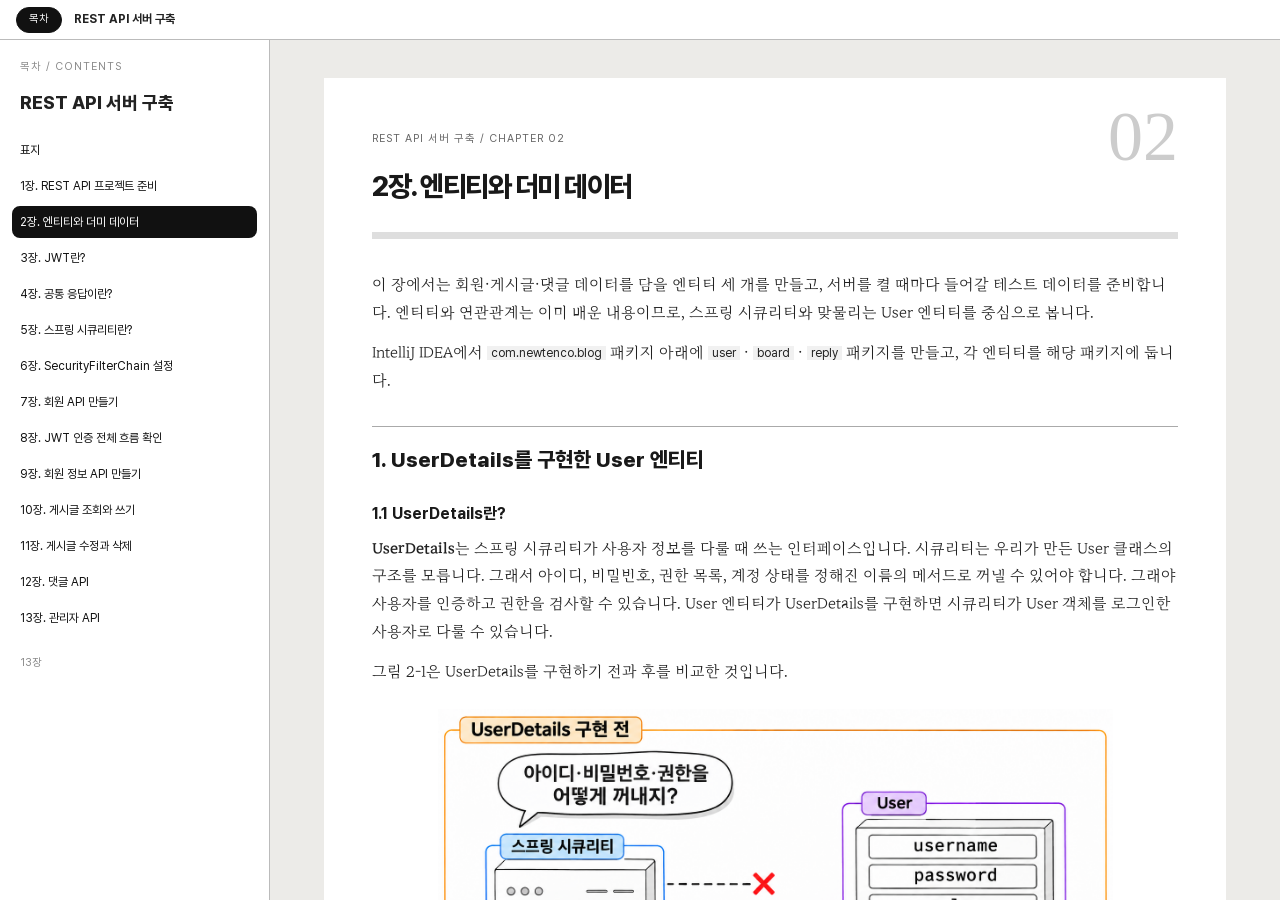
<file: chapters/02.html>
<!doctype html><html lang="ko"><head><meta charset="utf-8"><meta http-equiv="Content-Security-Policy" content="default-src 'none'; img-src 'self' data: blob:; font-src 'self'; style-src 'self' 'unsafe-inline'; script-src 'self' 'unsafe-inline'"><meta name="viewport" content="width=device-width,initial-scale=1"><title>REST API 서버 구축</title><link rel="stylesheet" href="../assets/book-d4f8cb83afec858a.css"></head><body><div class="reader" data-toc="open"><header class="book-bar"><button type="button" class="toc-toggle" aria-expanded="true" aria-controls="toc">목차</button><span class="book-bar__title">REST API 서버 구축</span></header><aside class="toc" id="toc"><p class="caption">목차 / CONTENTS</p><div class="toc-title">REST API 서버 구축</div><a href="../index.html" data-chapter="0" title="표지" aria-current="false">표지</a><a href="01.html" data-chapter="1" title="1장. REST API 프로젝트 준비" aria-current="false">1장. REST API 프로젝트 준비</a><a href="02.html" data-chapter="2" title="2장. 엔티티와 더미 데이터" aria-current="true">2장. 엔티티와 더미 데이터</a><a href="03.html" data-chapter="3" title="3장. JWT란?" aria-current="false">3장. JWT란?</a><a href="04.html" data-chapter="4" title="4장. 공통 응답이란?" aria-current="false">4장. 공통 응답이란?</a><a href="05.html" data-chapter="5" title="5장. 스프링 시큐리티란?" aria-current="false">5장. 스프링 시큐리티란?</a><a href="06.html" data-chapter="6" title="6장. SecurityFilterChain 설정" aria-current="false">6장. SecurityFilterChain 설정</a><a href="07.html" data-chapter="7" title="7장. 회원 API 만들기" aria-current="false">7장. 회원 API 만들기</a><a href="08.html" data-chapter="8" title="8장. JWT 인증 전체 흐름 확인" aria-current="false">8장. JWT 인증 전체 흐름 확인</a><a href="09.html" data-chapter="9" title="9장. 회원 정보 API 만들기" aria-current="false">9장. 회원 정보 API 만들기</a><a href="10.html" data-chapter="10" title="10장. 게시글 조회와 쓰기" aria-current="false">10장. 게시글 조회와 쓰기</a><a href="11.html" data-chapter="11" title="11장. 게시글 수정과 삭제" aria-current="false">11장. 게시글 수정과 삭제</a><a href="12.html" data-chapter="12" title="12장. 댓글 API" aria-current="false">12장. 댓글 API</a><a href="13.html" data-chapter="13" title="13장. 관리자 API" aria-current="false">13장. 관리자 API</a><footer>13장</footer></aside><main class="reading"><section class="chapter" id="chapter-2"><div class="eyebrow">REST API 서버 구축 / CHAPTER 02</div><span class="chapter-num" aria-hidden="true">02</span><h2>2장. 엔티티와 더미 데이터</h2><p>이 장에서는 회원·게시글·댓글 데이터를 담을 엔티티 세 개를 만들고, 서버를 켤 때마다 들어갈 테스트 데이터를 준비합니다. 엔티티와 연관관계는 이미 배운 내용이므로, 스프링 시큐리티와 맞물리는 User 엔티티를 중심으로 봅니다.</p>
<p>IntelliJ IDEA에서 <code>com.newtenco.blog</code> 패키지 아래에 <code>user</code> · <code>board</code> · <code>reply</code> 패키지를 만들고, 각 엔티티를 해당 패키지에 둡니다.</p>
<h3>1. UserDetails를 구현한 User 엔티티</h3>
<h4>1.1 UserDetails란?</h4>
<p><strong>UserDetails</strong>는 스프링 시큐리티가 사용자 정보를 다룰 때 쓰는 인터페이스입니다. 시큐리티는 우리가 만든 User 클래스의 구조를 모릅니다. 그래서 아이디, 비밀번호, 권한 목록, 계정 상태를 정해진 이름의 메서드로 꺼낼 수 있어야 합니다. 그래야 사용자를 인증하고 권한을 검사할 수 있습니다. User 엔티티가 UserDetails를 구현하면 시큐리티가 User 객체를 로그인한 사용자로 다룰 수 있습니다.</p>
<p>그림 2-1은 UserDetails를 구현하기 전과 후를 비교한 것입니다.</p>
<figure class="book-figure" data-type="generated" id="figure-26c1400b035e"><div class="figure-scroll"><img src="../assets/img/bc0a26fa868d8ed9.png" alt="UserDetails를 구현하기 전과 후" data-raster="true"/></div><figcaption>UserDetails를 구현하기 전과 후</figcaption></figure>
<p>SSR 프로젝트에서는 세션에 User 객체를 넣고 직접 꺼내 썼습니다. 시큐리티를 쓰면 로그인한 사용자 정보를 시큐리티가 인증 객체(Authentication)에 담아 관리하며, 그 안에 들어가는 사용자 객체가 UserDetails 타입입니다.</p>
<table><thead><tr><th>UserDetails 메서드</th><th>돌려주는 값</th><th>User에서 구현한 방법</th></tr></thead><tbody><tr><td><code>getUsername()</code></td><td>아이디</td><td>Lombok <code>@Getter</code>가 만든 메서드</td></tr><tr><td><code>getPassword()</code></td><td>암호화된 비밀번호</td><td>Lombok <code>@Getter</code>가 만든 메서드</td></tr><tr><td><code>getAuthorities()</code></td><td>권한 목록</td><td>직접 구현(1.3 참고)</td></tr><tr><td><code>isAccountNonExpired()</code> · <code>isAccountNonLocked()</code> · <code>isCredentialsNonExpired()</code> · <code>isEnabled()</code></td><td>계정 상태</td><td>인터페이스의 기본값(<code>true</code>) 사용</td></tr></tbody></table>
<p>필드 이름을 <code>username</code>, <code>password</code>로 지으면 <code>@Getter</code>가 만든 <code>getUsername()</code>, <code>getPassword()</code>가 그대로 인터페이스 메서드를 구현합니다. 계정 상태 메서드 네 개는 Spring Security 6.3부터 인터페이스에 <code>true</code>를 돌려주는 기본 메서드로 들어 있습니다. 이 프로젝트에는 계정 정지나 휴면 정책이 없으므로 네 메서드를 따로 작성하지 않습니다.</p>
<p><strong>예제 2-1 — UserDetails를 구현한 User 엔티티</strong></p>
<p><strong>파일명:</strong> <code>src/main/java/com/newtenco/blog/user/User.java</code></p>
<div class="code-wrap" data-kind="code" data-lang="java"><div class="code-label"><span class="code-label__name">Java</span><div class="code-tools"><span class="copy-result" aria-live="polite"></span><button type="button" class="small copy">복사</button></div></div><div class="code-body"><div class="code-ln" aria-hidden="true">1
2
3
4
5
6
7
8
9
10
11
12
13
14
15
16
17
18
19
20
21
22
23
24
25
26
27
28
29
30
31
32
33
34
35
36
37
38
39
40
41
42
43
44
45
46
47
48
49
50
51
52
53
54
55
56
57
58
59
60
61
62</div><pre><code class="language-java" data-code="package com.newtenco.blog.user;

import jakarta.persistence.*;
import lombok.*;
import org.hibernate.annotations.CreationTimestamp;
import org.springframework.security.core.GrantedAuthority;
import org.springframework.security.core.authority.SimpleGrantedAuthority;
import org.springframework.security.core.userdetails.UserDetails;

import java.sql.Timestamp;
import java.util.ArrayList;
import java.util.Collection;
import java.util.List;

@NoArgsConstructor
@AllArgsConstructor
@Builder
@Getter
@Entity
@Table(name = &quot;user_tb&quot;)
public class User implements UserDetails {

    @Id
    @GeneratedValue(strategy = GenerationType.IDENTITY)
    private Integer id;

    @Column(unique = true, length = 20, nullable = false)
    private String username;

    @Column(length = 60, nullable = false)
    private String password;

    @Column(length = 30, nullable = false)
    private String email;

    // 권한 목록은 user_role_tb 라는 별도 테이블에 한 줄씩 저장된다 (1차 정규화)
    // EAGER: 유저를 조회할 때 권한도 함께 가져온다
    @ElementCollection(fetch = FetchType.EAGER)
    @CollectionTable(name = &quot;user_role_tb&quot;, joinColumns = @JoinColumn(name = &quot;user_id&quot;))
    @Column(name = &quot;role&quot;)
    @Builder.Default
    private List&lt;String&gt; roles = new ArrayList&lt;&gt;(List.of(&quot;USER&quot;));

    @CreationTimestamp
    private Timestamp createdAt;

    public void update(String email, String password) {
        this.email = email;
        this.password = password;
    }

    // 시큐리티는 권한 이름 앞에 ROLE_ 이 붙어 있어야 hasRole(&quot;USER&quot;) 로 검사할 수 있다
    @Override
    public Collection&lt;? extends GrantedAuthority&gt; getAuthorities() {
        return roles.stream()
                .map(role -&gt; new SimpleGrantedAuthority(&quot;ROLE_&quot; + role))
                .toList();
    }

    // isAccountNonExpired, isAccountNonLocked, isCredentialsNonExpired, isEnabled 는
    // UserDetails 인터페이스에 기본값 true 로 구현되어 있으므로 따로 작성하지 않아도 된다.
}"><span class="token keyword">package</span> <span class="token namespace">com<span class="token punctuation">.</span>newtenco<span class="token punctuation">.</span>blog<span class="token punctuation">.</span>user</span><span class="token punctuation">;</span>

<span class="token keyword">import</span> <span class="token import"><span class="token namespace">jakarta<span class="token punctuation">.</span>persistence<span class="token punctuation">.</span></span><span class="token operator">*</span></span><span class="token punctuation">;</span>
<span class="token keyword">import</span> <span class="token import"><span class="token namespace">lombok<span class="token punctuation">.</span></span><span class="token operator">*</span></span><span class="token punctuation">;</span>
<span class="token keyword">import</span> <span class="token import"><span class="token namespace">org<span class="token punctuation">.</span>hibernate<span class="token punctuation">.</span>annotations<span class="token punctuation">.</span></span><span class="token class-name">CreationTimestamp</span></span><span class="token punctuation">;</span>
<span class="token keyword">import</span> <span class="token import"><span class="token namespace">org<span class="token punctuation">.</span>springframework<span class="token punctuation">.</span>security<span class="token punctuation">.</span>core<span class="token punctuation">.</span></span><span class="token class-name">GrantedAuthority</span></span><span class="token punctuation">;</span>
<span class="token keyword">import</span> <span class="token import"><span class="token namespace">org<span class="token punctuation">.</span>springframework<span class="token punctuation">.</span>security<span class="token punctuation">.</span>core<span class="token punctuation">.</span>authority<span class="token punctuation">.</span></span><span class="token class-name">SimpleGrantedAuthority</span></span><span class="token punctuation">;</span>
<span class="token keyword">import</span> <span class="token import"><span class="token namespace">org<span class="token punctuation">.</span>springframework<span class="token punctuation">.</span>security<span class="token punctuation">.</span>core<span class="token punctuation">.</span>userdetails<span class="token punctuation">.</span></span><span class="token class-name">UserDetails</span></span><span class="token punctuation">;</span>

<span class="token keyword">import</span> <span class="token import"><span class="token namespace">java<span class="token punctuation">.</span>sql<span class="token punctuation">.</span></span><span class="token class-name">Timestamp</span></span><span class="token punctuation">;</span>
<span class="token keyword">import</span> <span class="token import"><span class="token namespace">java<span class="token punctuation">.</span>util<span class="token punctuation">.</span></span><span class="token class-name">ArrayList</span></span><span class="token punctuation">;</span>
<span class="token keyword">import</span> <span class="token import"><span class="token namespace">java<span class="token punctuation">.</span>util<span class="token punctuation">.</span></span><span class="token class-name">Collection</span></span><span class="token punctuation">;</span>
<span class="token keyword">import</span> <span class="token import"><span class="token namespace">java<span class="token punctuation">.</span>util<span class="token punctuation">.</span></span><span class="token class-name">List</span></span><span class="token punctuation">;</span>

<span class="token annotation punctuation">@NoArgsConstructor</span>
<span class="token annotation punctuation">@AllArgsConstructor</span>
<span class="token annotation punctuation">@Builder</span>
<span class="token annotation punctuation">@Getter</span>
<span class="token annotation punctuation">@Entity</span>
<span class="token annotation punctuation">@Table</span><span class="token punctuation">(</span>name <span class="token operator">=</span> <span class="token string">"user_tb"</span><span class="token punctuation">)</span>
<span class="token keyword">public</span> <span class="token keyword">class</span> <span class="token class-name">User</span> <span class="token keyword">implements</span> <span class="token class-name">UserDetails</span> <span class="token punctuation">{</span>

    <span class="token annotation punctuation">@Id</span>
    <span class="token annotation punctuation">@GeneratedValue</span><span class="token punctuation">(</span>strategy <span class="token operator">=</span> <span class="token class-name">GenerationType</span><span class="token punctuation">.</span><span class="token constant">IDENTITY</span><span class="token punctuation">)</span>
    <span class="token keyword">private</span> <span class="token class-name">Integer</span> id<span class="token punctuation">;</span>

    <span class="token annotation punctuation">@Column</span><span class="token punctuation">(</span>unique <span class="token operator">=</span> <span class="token boolean">true</span><span class="token punctuation">,</span> length <span class="token operator">=</span> <span class="token number">20</span><span class="token punctuation">,</span> nullable <span class="token operator">=</span> <span class="token boolean">false</span><span class="token punctuation">)</span>
    <span class="token keyword">private</span> <span class="token class-name">String</span> username<span class="token punctuation">;</span>

    <span class="token annotation punctuation">@Column</span><span class="token punctuation">(</span>length <span class="token operator">=</span> <span class="token number">60</span><span class="token punctuation">,</span> nullable <span class="token operator">=</span> <span class="token boolean">false</span><span class="token punctuation">)</span>
    <span class="token keyword">private</span> <span class="token class-name">String</span> password<span class="token punctuation">;</span>

    <span class="token annotation punctuation">@Column</span><span class="token punctuation">(</span>length <span class="token operator">=</span> <span class="token number">30</span><span class="token punctuation">,</span> nullable <span class="token operator">=</span> <span class="token boolean">false</span><span class="token punctuation">)</span>
    <span class="token keyword">private</span> <span class="token class-name">String</span> email<span class="token punctuation">;</span>

    <span class="token comment">// 권한 목록은 user_role_tb 라는 별도 테이블에 한 줄씩 저장된다 (1차 정규화)</span>
    <span class="token comment">// EAGER: 유저를 조회할 때 권한도 함께 가져온다</span>
    <span class="token annotation punctuation">@ElementCollection</span><span class="token punctuation">(</span>fetch <span class="token operator">=</span> <span class="token class-name">FetchType</span><span class="token punctuation">.</span><span class="token constant">EAGER</span><span class="token punctuation">)</span>
    <span class="token annotation punctuation">@CollectionTable</span><span class="token punctuation">(</span>name <span class="token operator">=</span> <span class="token string">"user_role_tb"</span><span class="token punctuation">,</span> joinColumns <span class="token operator">=</span> <span class="token annotation punctuation">@JoinColumn</span><span class="token punctuation">(</span>name <span class="token operator">=</span> <span class="token string">"user_id"</span><span class="token punctuation">)</span><span class="token punctuation">)</span>
    <span class="token annotation punctuation">@Column</span><span class="token punctuation">(</span>name <span class="token operator">=</span> <span class="token string">"role"</span><span class="token punctuation">)</span>
    <span class="token annotation punctuation">@Builder.Default</span>
    <span class="token keyword">private</span> <span class="token class-name">List</span><span class="token generics"><span class="token punctuation">&lt;</span><span class="token class-name">String</span><span class="token punctuation">></span></span> roles <span class="token operator">=</span> <span class="token keyword">new</span> <span class="token class-name">ArrayList</span><span class="token generics"><span class="token punctuation">&lt;</span><span class="token punctuation">></span></span><span class="token punctuation">(</span><span class="token class-name">List</span><span class="token punctuation">.</span><span class="token function">of</span><span class="token punctuation">(</span><span class="token string">"USER"</span><span class="token punctuation">)</span><span class="token punctuation">)</span><span class="token punctuation">;</span>

    <span class="token annotation punctuation">@CreationTimestamp</span>
    <span class="token keyword">private</span> <span class="token class-name">Timestamp</span> createdAt<span class="token punctuation">;</span>

    <span class="token keyword">public</span> <span class="token keyword">void</span> <span class="token function">update</span><span class="token punctuation">(</span><span class="token class-name">String</span> email<span class="token punctuation">,</span> <span class="token class-name">String</span> password<span class="token punctuation">)</span> <span class="token punctuation">{</span>
        <span class="token keyword">this</span><span class="token punctuation">.</span>email <span class="token operator">=</span> email<span class="token punctuation">;</span>
        <span class="token keyword">this</span><span class="token punctuation">.</span>password <span class="token operator">=</span> password<span class="token punctuation">;</span>
    <span class="token punctuation">}</span>

    <span class="token comment">// 시큐리티는 권한 이름 앞에 ROLE_ 이 붙어 있어야 hasRole("USER") 로 검사할 수 있다</span>
    <span class="token annotation punctuation">@Override</span>
    <span class="token keyword">public</span> <span class="token class-name">Collection</span><span class="token generics"><span class="token punctuation">&lt;</span><span class="token operator">?</span> <span class="token keyword">extends</span> <span class="token class-name">GrantedAuthority</span><span class="token punctuation">></span></span> <span class="token function">getAuthorities</span><span class="token punctuation">(</span><span class="token punctuation">)</span> <span class="token punctuation">{</span>
        <span class="token keyword">return</span> roles<span class="token punctuation">.</span><span class="token function">stream</span><span class="token punctuation">(</span><span class="token punctuation">)</span>
                <span class="token punctuation">.</span><span class="token function">map</span><span class="token punctuation">(</span>role <span class="token operator">-></span> <span class="token keyword">new</span> <span class="token class-name">SimpleGrantedAuthority</span><span class="token punctuation">(</span><span class="token string">"ROLE_"</span> <span class="token operator">+</span> role<span class="token punctuation">)</span><span class="token punctuation">)</span>
                <span class="token punctuation">.</span><span class="token function">toList</span><span class="token punctuation">(</span><span class="token punctuation">)</span><span class="token punctuation">;</span>
    <span class="token punctuation">}</span>

    <span class="token comment">// isAccountNonExpired, isAccountNonLocked, isCredentialsNonExpired, isEnabled 는</span>
    <span class="token comment">// UserDetails 인터페이스에 기본값 true 로 구현되어 있으므로 따로 작성하지 않아도 된다.</span>
<span class="token punctuation">}</span></code></pre></div></div>
<p>H2에서는 <code>USER</code>가 예약어라서 <code>user</code>라는 이름으로 테이블을 만들면 오류가 납니다. 그래서 테이블 이름을 <code>user_tb</code>로 정했습니다. <code>password</code> 컬럼 길이를 60으로 둔 것은 BCrypt로 암호화한 값이 60자이기 때문입니다.</p>
<h4>1.2 권한 목록과 @ElementCollection</h4>
<p>한 회원이 권한을 여러 개 가질 수 있습니다. 일반 회원은 USER 하나만 갖고, 관리자는 USER와 ADMIN을 함께 갖습니다. 이 값을 <code>user_tb</code>의 한 칸에 <code>&quot;USER,ADMIN&quot;</code>처럼 콤마로 이어 넣으면, 한 칸에 값 하나만 둔다는 1차 정규화를 어깁니다. 그러면 특정 권한을 가진 회원을 찾거나 권한 하나만 지울 때마다 문자열을 잘라서 처리해야 합니다.</p>
<p><strong>@ElementCollection</strong>은 엔티티가 아닌 값의 목록을 별도 테이블에 저장하게 하는 JPA 어노테이션입니다. Role 엔티티 클래스를 따로 만들지 않아도 JPA가 <code>user_role_tb</code> 테이블을 만들고, 권한 하나를 한 줄로 저장합니다.</p>
<p><strong>user_tb</strong></p>
<table><thead><tr><th>id</th><th>username</th></tr></thead><tbody><tr><td>1</td><td>ssar</td></tr><tr><td>2</td><td>cos</td></tr></tbody></table>
<p><strong>user_role_tb</strong></p>
<table><thead><tr><th>user_id</th><th>role</th></tr></thead><tbody><tr><td>1</td><td>USER</td></tr><tr><td>2</td><td>USER</td></tr><tr><td>2</td><td>ADMIN</td></tr></tbody></table>
<p>cos는 <code>user_role_tb</code>에 두 줄이 있으므로 권한이 두 개입니다. User 객체를 조회하면 JPA가 이 줄들을 모아 <code>roles</code> 필드에 <code>[&quot;USER&quot;, &quot;ADMIN&quot;]</code> 목록으로 채웁니다.</p>
<table><thead><tr><th>어노테이션</th><th>역할</th></tr></thead><tbody><tr><td><code>@ElementCollection(fetch = FetchType.EAGER)</code></td><td>값 목록을 별도 테이블에 저장하고, User를 조회할 때 함께 가져옵니다</td></tr><tr><td><code>@CollectionTable(name = &quot;user_role_tb&quot;, joinColumns = @JoinColumn(name = &quot;user_id&quot;))</code></td><td>별도 테이블의 이름과 User를 가리키는 FK 컬럼(<code>user_id</code>)을 정합니다</td></tr><tr><td><code>@Column(name = &quot;role&quot;)</code></td><td>목록의 값이 들어갈 컬럼 이름을 정합니다</td></tr><tr><td><code>@Builder.Default</code></td><td>빌더로 객체를 만들 때 <code>roles</code>를 지정하지 않으면 <code>[&quot;USER&quot;]</code>를 기본값으로 씁니다</td></tr></tbody></table>
<p>@ElementCollection의 기본 조회 방식은 LAZY입니다. 여기서 EAGER로 바꾼 이유는 User를 조회하면 권한 목록도 거의 항상 함께 쓰기 때문입니다. 권한은 로그인한 사용자가 무엇을 할 수 있는지 판단하는 정보라서, 회원 정보를 쓰는 곳이면 대부분 권한도 필요합니다. 1장에서 open-in-view=false로 설정했으므로 트랜잭션이 끝난 뒤에 LAZY로 남은 목록을 읽으면 오류가 납니다. EAGER로 두면 User를 조회할 때 권한 목록이 함께 채워지므로 그런 걱정 없이 쓸 수 있습니다. 권한은 사용자마다 몇 개뿐이라 함께 가져와도 부담이 작습니다.</p>
<h4>1.3 getAuthorities()와 ROLE_ 접두사</h4>
<p><code>getAuthorities()</code>는 시큐리티가 권한을 검사할 때 부르는 메서드입니다. 시큐리티는 권한을 <code>&quot;ADMIN&quot;</code> 같은 문자열 그대로 받지 않고, 권한 하나를 담은 객체로 받습니다. 이 권한 객체의 타입이 <strong>GrantedAuthority</strong>입니다. GrantedAuthority는 인터페이스라서 <code>new</code>로 바로 만들 수 없습니다. 그래서 시큐리티가 미리 준비해 둔 구현 클래스인 <strong>SimpleGrantedAuthority</strong>를 씁니다. <code>new SimpleGrantedAuthority(&quot;ROLE_ADMIN&quot;)</code>처럼 권한 이름을 넣어 만들고, <code>getAuthorities()</code>는 이렇게 만든 권한 객체들을 목록에 담아 돌려줍니다. 예제 2-1의 <code>getAuthorities()</code>는 <code>roles</code>의 문자열마다 앞에 <code>&quot;ROLE_&quot;</code>을 붙여 SimpleGrantedAuthority로 바꿉니다.</p>
<p>그림 2-2는 cos의 권한 값이 <code>getAuthorities()</code>를 거쳐 권한 검사에 쓰이는 흐름과, <code>ROLE_</code>을 빼먹었을 때 검사가 실패하는 경우를 비교한 것입니다.</p>
<figure class="book-figure" data-type="generated" id="figure-9589a1bcb2b7"><div class="figure-scroll"><img src="../assets/img/b2fdb2d938c7f01e.png" alt="getAuthorities()가 권한을 만드는 과정" data-raster="true"/></div><figcaption>getAuthorities()가 권한을 만드는 과정</figcaption></figure>
<p><code>ROLE_</code>을 붙이는 이유는 6장에서 접근 규칙을 정할 때 쓰는 <code>hasRole()</code> 때문입니다. <code>hasRole(&quot;ADMIN&quot;)</code>은 사용자의 권한 목록에 <code>ADMIN</code>이 있는지 보지 않고, 앞에 <code>ROLE_</code>을 붙인 <code>ROLE_ADMIN</code>이 있는지 확인합니다. 스프링 시큐리티는 권한(authority) 가운데 <code>ROLE_</code>로 시작하는 것을 역할(role)로 취급하기 때문입니다.</p>
<table><thead><tr><th>DB의 role 값</th><th><code>getAuthorities()</code>가 돌려주는 권한</th><th>접근 규칙에서 검사하는 방법</th></tr></thead><tbody><tr><td>USER</td><td>ROLE_USER</td><td><code>hasRole(&quot;USER&quot;)</code></td></tr><tr><td>ADMIN</td><td>ROLE_ADMIN</td><td><code>hasRole(&quot;ADMIN&quot;)</code></td></tr></tbody></table>
<p>DB에는 <code>USER</code>, <code>ADMIN</code>처럼 접두사 없이 저장하고, <code>getAuthorities()</code>에서만 <code>ROLE_</code>을 붙입니다. 그림 2-2의 아래 칸처럼 접두사를 빼먹고 <code>new SimpleGrantedAuthority(role)</code>로 돌려주면 cos가 관리자인데도 <code>hasRole(&quot;ADMIN&quot;)</code> 검사를 통과하지 못하고 403 응답을 받습니다. 접두사를 붙이는 일을 이 메서드 한 곳에 모아 두었으므로 DB 값이나 접근 규칙에 <code>ROLE_</code>을 직접 쓸 필요가 없습니다.</p>
<h3>2. Board·Reply 엔티티</h3>
<p>게시글과 댓글 엔티티는 10장부터 만들 게시글·댓글 API가 사용합니다. 6장에서 URL 규칙을 정할 때도 게시글 주소를 예로 쓰므로 테이블을 미리 준비합니다. 시큐리티와 관련된 코드는 없고, 이미 배운 JPA 연관관계를 그대로 씁니다.</p>
<figure class="book-figure" data-type="user" id="figure-0d61f5d5aa34"><div class="figure-scroll"><img src="../assets/img/42ab025dcf2d95a8.png" alt="네 테이블의 관계" class="shot" data-raster="true"/></div><figcaption>네 테이블의 관계</figcaption></figure>
<p>그림 2-3처럼 FK는 모두 N 쪽 테이블에 있습니다. <code>user_role_tb</code>는 엔티티 없이 <code>@ElementCollection</code>이 만든 테이블이고, 나머지 두 테이블은 아래 예제의 엔티티로 만듭니다.</p>
<p><strong>예제 2-2 — Board와 Reply 엔티티</strong></p>
<p><strong>파일명:</strong> <code>src/main/java/com/newtenco/blog/board/Board.java</code></p>
<div class="code-wrap" data-kind="code" data-lang="java"><div class="code-label"><span class="code-label__name">Java</span><div class="code-tools"><span class="copy-result" aria-live="polite"></span><button type="button" class="small copy">복사</button></div></div><div class="code-body"><div class="code-ln" aria-hidden="true">1
2
3
4
5
6
7
8
9
10
11
12
13
14
15
16
17
18
19
20
21
22
23
24
25
26
27
28
29
30
31
32
33
34
35
36
37
38
39
40
41
42
43
44
45
46
47
48
49
50
51
52
53
54
55</div><pre><code class="language-java" data-code="package com.newtenco.blog.board;

import com.newtenco.blog.reply.Reply;
import com.newtenco.blog.user.User;
import jakarta.persistence.*;
import lombok.Builder;
import lombok.Getter;
import lombok.NoArgsConstructor;
import org.hibernate.annotations.CreationTimestamp;

import java.sql.Timestamp;
import java.util.ArrayList;
import java.util.List;

@NoArgsConstructor
@Getter
@Entity
@Table(name = &quot;board_tb&quot;)
public class Board {

    @Id
    @GeneratedValue(strategy = GenerationType.IDENTITY)
    private Integer id;

    @Column(length = 100, nullable = false)
    private String title;

    @Column(length = 1000, nullable = false)
    private String content;

    // 게시글(N) : 회원(1) -&gt; FK(user_id)는 board_tb 에 생긴다
    @ManyToOne(fetch = FetchType.LAZY)
    private User user;

    // 연관관계의 주인이 아님(mappedBy) -&gt; 조회 전용
    @OneToMany(mappedBy = &quot;board&quot;, fetch = FetchType.LAZY, cascade = CascadeType.REMOVE)
    private List&lt;Reply&gt; replies = new ArrayList&lt;&gt;();   // 참고 - Reply 엔티티를 만들어야 함 

    @CreationTimestamp
    private Timestamp createdAt;

    @Builder
    public Board(Integer id, String title, String content, User user, Timestamp createdAt) {
        this.id = id;
        this.title = title;
        this.content = content;
        this.user = user;
        this.createdAt = createdAt;
    }

    public void update(String title, String content) {
        this.title = title;
        this.content = content;
    }
}"><span class="token keyword">package</span> <span class="token namespace">com<span class="token punctuation">.</span>newtenco<span class="token punctuation">.</span>blog<span class="token punctuation">.</span>board</span><span class="token punctuation">;</span>

<span class="token keyword">import</span> <span class="token import"><span class="token namespace">com<span class="token punctuation">.</span>newtenco<span class="token punctuation">.</span>blog<span class="token punctuation">.</span>reply<span class="token punctuation">.</span></span><span class="token class-name">Reply</span></span><span class="token punctuation">;</span>
<span class="token keyword">import</span> <span class="token import"><span class="token namespace">com<span class="token punctuation">.</span>newtenco<span class="token punctuation">.</span>blog<span class="token punctuation">.</span>user<span class="token punctuation">.</span></span><span class="token class-name">User</span></span><span class="token punctuation">;</span>
<span class="token keyword">import</span> <span class="token import"><span class="token namespace">jakarta<span class="token punctuation">.</span>persistence<span class="token punctuation">.</span></span><span class="token operator">*</span></span><span class="token punctuation">;</span>
<span class="token keyword">import</span> <span class="token import"><span class="token namespace">lombok<span class="token punctuation">.</span></span><span class="token class-name">Builder</span></span><span class="token punctuation">;</span>
<span class="token keyword">import</span> <span class="token import"><span class="token namespace">lombok<span class="token punctuation">.</span></span><span class="token class-name">Getter</span></span><span class="token punctuation">;</span>
<span class="token keyword">import</span> <span class="token import"><span class="token namespace">lombok<span class="token punctuation">.</span></span><span class="token class-name">NoArgsConstructor</span></span><span class="token punctuation">;</span>
<span class="token keyword">import</span> <span class="token import"><span class="token namespace">org<span class="token punctuation">.</span>hibernate<span class="token punctuation">.</span>annotations<span class="token punctuation">.</span></span><span class="token class-name">CreationTimestamp</span></span><span class="token punctuation">;</span>

<span class="token keyword">import</span> <span class="token import"><span class="token namespace">java<span class="token punctuation">.</span>sql<span class="token punctuation">.</span></span><span class="token class-name">Timestamp</span></span><span class="token punctuation">;</span>
<span class="token keyword">import</span> <span class="token import"><span class="token namespace">java<span class="token punctuation">.</span>util<span class="token punctuation">.</span></span><span class="token class-name">ArrayList</span></span><span class="token punctuation">;</span>
<span class="token keyword">import</span> <span class="token import"><span class="token namespace">java<span class="token punctuation">.</span>util<span class="token punctuation">.</span></span><span class="token class-name">List</span></span><span class="token punctuation">;</span>

<span class="token annotation punctuation">@NoArgsConstructor</span>
<span class="token annotation punctuation">@Getter</span>
<span class="token annotation punctuation">@Entity</span>
<span class="token annotation punctuation">@Table</span><span class="token punctuation">(</span>name <span class="token operator">=</span> <span class="token string">"board_tb"</span><span class="token punctuation">)</span>
<span class="token keyword">public</span> <span class="token keyword">class</span> <span class="token class-name">Board</span> <span class="token punctuation">{</span>

    <span class="token annotation punctuation">@Id</span>
    <span class="token annotation punctuation">@GeneratedValue</span><span class="token punctuation">(</span>strategy <span class="token operator">=</span> <span class="token class-name">GenerationType</span><span class="token punctuation">.</span><span class="token constant">IDENTITY</span><span class="token punctuation">)</span>
    <span class="token keyword">private</span> <span class="token class-name">Integer</span> id<span class="token punctuation">;</span>

    <span class="token annotation punctuation">@Column</span><span class="token punctuation">(</span>length <span class="token operator">=</span> <span class="token number">100</span><span class="token punctuation">,</span> nullable <span class="token operator">=</span> <span class="token boolean">false</span><span class="token punctuation">)</span>
    <span class="token keyword">private</span> <span class="token class-name">String</span> title<span class="token punctuation">;</span>

    <span class="token annotation punctuation">@Column</span><span class="token punctuation">(</span>length <span class="token operator">=</span> <span class="token number">1000</span><span class="token punctuation">,</span> nullable <span class="token operator">=</span> <span class="token boolean">false</span><span class="token punctuation">)</span>
    <span class="token keyword">private</span> <span class="token class-name">String</span> content<span class="token punctuation">;</span>

    <span class="token comment">// 게시글(N) : 회원(1) -> FK(user_id)는 board_tb 에 생긴다</span>
    <span class="token annotation punctuation">@ManyToOne</span><span class="token punctuation">(</span>fetch <span class="token operator">=</span> <span class="token class-name">FetchType</span><span class="token punctuation">.</span><span class="token constant">LAZY</span><span class="token punctuation">)</span>
    <span class="token keyword">private</span> <span class="token class-name">User</span> user<span class="token punctuation">;</span>

    <span class="token comment">// 연관관계의 주인이 아님(mappedBy) -> 조회 전용</span>
    <span class="token annotation punctuation">@OneToMany</span><span class="token punctuation">(</span>mappedBy <span class="token operator">=</span> <span class="token string">"board"</span><span class="token punctuation">,</span> fetch <span class="token operator">=</span> <span class="token class-name">FetchType</span><span class="token punctuation">.</span><span class="token constant">LAZY</span><span class="token punctuation">,</span> cascade <span class="token operator">=</span> <span class="token class-name">CascadeType</span><span class="token punctuation">.</span><span class="token constant">REMOVE</span><span class="token punctuation">)</span>
    <span class="token keyword">private</span> <span class="token class-name">List</span><span class="token generics"><span class="token punctuation">&lt;</span><span class="token class-name">Reply</span><span class="token punctuation">></span></span> replies <span class="token operator">=</span> <span class="token keyword">new</span> <span class="token class-name">ArrayList</span><span class="token generics"><span class="token punctuation">&lt;</span><span class="token punctuation">></span></span><span class="token punctuation">(</span><span class="token punctuation">)</span><span class="token punctuation">;</span>   <span class="token comment">// 참고 - Reply 엔티티를 만들어야 함 </span>

    <span class="token annotation punctuation">@CreationTimestamp</span>
    <span class="token keyword">private</span> <span class="token class-name">Timestamp</span> createdAt<span class="token punctuation">;</span>

    <span class="token annotation punctuation">@Builder</span>
    <span class="token keyword">public</span> <span class="token class-name">Board</span><span class="token punctuation">(</span><span class="token class-name">Integer</span> id<span class="token punctuation">,</span> <span class="token class-name">String</span> title<span class="token punctuation">,</span> <span class="token class-name">String</span> content<span class="token punctuation">,</span> <span class="token class-name">User</span> user<span class="token punctuation">,</span> <span class="token class-name">Timestamp</span> createdAt<span class="token punctuation">)</span> <span class="token punctuation">{</span>
        <span class="token keyword">this</span><span class="token punctuation">.</span>id <span class="token operator">=</span> id<span class="token punctuation">;</span>
        <span class="token keyword">this</span><span class="token punctuation">.</span>title <span class="token operator">=</span> title<span class="token punctuation">;</span>
        <span class="token keyword">this</span><span class="token punctuation">.</span>content <span class="token operator">=</span> content<span class="token punctuation">;</span>
        <span class="token keyword">this</span><span class="token punctuation">.</span>user <span class="token operator">=</span> user<span class="token punctuation">;</span>
        <span class="token keyword">this</span><span class="token punctuation">.</span>createdAt <span class="token operator">=</span> createdAt<span class="token punctuation">;</span>
    <span class="token punctuation">}</span>

    <span class="token keyword">public</span> <span class="token keyword">void</span> <span class="token function">update</span><span class="token punctuation">(</span><span class="token class-name">String</span> title<span class="token punctuation">,</span> <span class="token class-name">String</span> content<span class="token punctuation">)</span> <span class="token punctuation">{</span>
        <span class="token keyword">this</span><span class="token punctuation">.</span>title <span class="token operator">=</span> title<span class="token punctuation">;</span>
        <span class="token keyword">this</span><span class="token punctuation">.</span>content <span class="token operator">=</span> content<span class="token punctuation">;</span>
    <span class="token punctuation">}</span>
<span class="token punctuation">}</span></code></pre></div></div>
<p><strong>파일명:</strong> <code>src/main/java/com/newtenco/blog/reply/Reply.java</code></p>
<div class="code-wrap" data-kind="code" data-lang="java"><div class="code-label"><span class="code-label__name">Java</span><div class="code-tools"><span class="copy-result" aria-live="polite"></span><button type="button" class="small copy">복사</button></div></div><div class="code-body"><div class="code-ln" aria-hidden="true">1
2
3
4
5
6
7
8
9
10
11
12
13
14
15
16
17
18
19
20
21
22
23
24
25
26
27
28
29
30
31
32
33
34
35
36
37
38
39
40
41
42
43
44
45
46
47</div><pre><code class="language-java" data-code="package com.newtenco.blog.reply;

import com.newtenco.blog.board.Board;
import com.newtenco.blog.user.User;
import jakarta.persistence.*;
import lombok.Builder;
import lombok.Getter;
import lombok.NoArgsConstructor;
import org.hibernate.annotations.CreationTimestamp;

import java.sql.Timestamp;

@NoArgsConstructor
@Getter
@Entity
@Table(name = &quot;reply_tb&quot;)
public class Reply {

    @Id
    @GeneratedValue(strategy = GenerationType.IDENTITY)
    private Integer id;

    @Column(length = 100, nullable = false)
    private String comment;
   
    
    @ManyToOne(fetch = FetchType.LAZY)
    // @JoinColumn(name = &quot;user_id&quot;) 이 없으면 &quot;필드명_id&quot; 로 컬럼이 만들어진다
    private User user;

    // 연관관계의 주인: FK(board_id)를 관리한다
    @ManyToOne(fetch = FetchType.LAZY)
   // @JoinColumn(name = &quot;board_id&quot;) 이 없으면 &quot;필드명_id&quot; 로 컬럼이 만들어진다
    private Board board;

    @CreationTimestamp
    private Timestamp createdAt;

    @Builder
    public Reply(Integer id, String comment, User user, Board board, Timestamp createdAt) {
        this.id = id;
        this.comment = comment;
        this.user = user;
        this.board = board;
        this.createdAt = createdAt;
    }
}"><span class="token keyword">package</span> <span class="token namespace">com<span class="token punctuation">.</span>newtenco<span class="token punctuation">.</span>blog<span class="token punctuation">.</span>reply</span><span class="token punctuation">;</span>

<span class="token keyword">import</span> <span class="token import"><span class="token namespace">com<span class="token punctuation">.</span>newtenco<span class="token punctuation">.</span>blog<span class="token punctuation">.</span>board<span class="token punctuation">.</span></span><span class="token class-name">Board</span></span><span class="token punctuation">;</span>
<span class="token keyword">import</span> <span class="token import"><span class="token namespace">com<span class="token punctuation">.</span>newtenco<span class="token punctuation">.</span>blog<span class="token punctuation">.</span>user<span class="token punctuation">.</span></span><span class="token class-name">User</span></span><span class="token punctuation">;</span>
<span class="token keyword">import</span> <span class="token import"><span class="token namespace">jakarta<span class="token punctuation">.</span>persistence<span class="token punctuation">.</span></span><span class="token operator">*</span></span><span class="token punctuation">;</span>
<span class="token keyword">import</span> <span class="token import"><span class="token namespace">lombok<span class="token punctuation">.</span></span><span class="token class-name">Builder</span></span><span class="token punctuation">;</span>
<span class="token keyword">import</span> <span class="token import"><span class="token namespace">lombok<span class="token punctuation">.</span></span><span class="token class-name">Getter</span></span><span class="token punctuation">;</span>
<span class="token keyword">import</span> <span class="token import"><span class="token namespace">lombok<span class="token punctuation">.</span></span><span class="token class-name">NoArgsConstructor</span></span><span class="token punctuation">;</span>
<span class="token keyword">import</span> <span class="token import"><span class="token namespace">org<span class="token punctuation">.</span>hibernate<span class="token punctuation">.</span>annotations<span class="token punctuation">.</span></span><span class="token class-name">CreationTimestamp</span></span><span class="token punctuation">;</span>

<span class="token keyword">import</span> <span class="token import"><span class="token namespace">java<span class="token punctuation">.</span>sql<span class="token punctuation">.</span></span><span class="token class-name">Timestamp</span></span><span class="token punctuation">;</span>

<span class="token annotation punctuation">@NoArgsConstructor</span>
<span class="token annotation punctuation">@Getter</span>
<span class="token annotation punctuation">@Entity</span>
<span class="token annotation punctuation">@Table</span><span class="token punctuation">(</span>name <span class="token operator">=</span> <span class="token string">"reply_tb"</span><span class="token punctuation">)</span>
<span class="token keyword">public</span> <span class="token keyword">class</span> <span class="token class-name">Reply</span> <span class="token punctuation">{</span>

    <span class="token annotation punctuation">@Id</span>
    <span class="token annotation punctuation">@GeneratedValue</span><span class="token punctuation">(</span>strategy <span class="token operator">=</span> <span class="token class-name">GenerationType</span><span class="token punctuation">.</span><span class="token constant">IDENTITY</span><span class="token punctuation">)</span>
    <span class="token keyword">private</span> <span class="token class-name">Integer</span> id<span class="token punctuation">;</span>

    <span class="token annotation punctuation">@Column</span><span class="token punctuation">(</span>length <span class="token operator">=</span> <span class="token number">100</span><span class="token punctuation">,</span> nullable <span class="token operator">=</span> <span class="token boolean">false</span><span class="token punctuation">)</span>
    <span class="token keyword">private</span> <span class="token class-name">String</span> comment<span class="token punctuation">;</span>
   
    
    <span class="token annotation punctuation">@ManyToOne</span><span class="token punctuation">(</span>fetch <span class="token operator">=</span> <span class="token class-name">FetchType</span><span class="token punctuation">.</span><span class="token constant">LAZY</span><span class="token punctuation">)</span>
    <span class="token comment">// @JoinColumn(name = "user_id") 이 없으면 "필드명_id" 로 컬럼이 만들어진다</span>
    <span class="token keyword">private</span> <span class="token class-name">User</span> user<span class="token punctuation">;</span>

    <span class="token comment">// 연관관계의 주인: FK(board_id)를 관리한다</span>
    <span class="token annotation punctuation">@ManyToOne</span><span class="token punctuation">(</span>fetch <span class="token operator">=</span> <span class="token class-name">FetchType</span><span class="token punctuation">.</span><span class="token constant">LAZY</span><span class="token punctuation">)</span>
   <span class="token comment">// @JoinColumn(name = "board_id") 이 없으면 "필드명_id" 로 컬럼이 만들어진다</span>
    <span class="token keyword">private</span> <span class="token class-name">Board</span> board<span class="token punctuation">;</span>

    <span class="token annotation punctuation">@CreationTimestamp</span>
    <span class="token keyword">private</span> <span class="token class-name">Timestamp</span> createdAt<span class="token punctuation">;</span>

    <span class="token annotation punctuation">@Builder</span>
    <span class="token keyword">public</span> <span class="token class-name">Reply</span><span class="token punctuation">(</span><span class="token class-name">Integer</span> id<span class="token punctuation">,</span> <span class="token class-name">String</span> comment<span class="token punctuation">,</span> <span class="token class-name">User</span> user<span class="token punctuation">,</span> <span class="token class-name">Board</span> board<span class="token punctuation">,</span> <span class="token class-name">Timestamp</span> createdAt<span class="token punctuation">)</span> <span class="token punctuation">{</span>
        <span class="token keyword">this</span><span class="token punctuation">.</span>id <span class="token operator">=</span> id<span class="token punctuation">;</span>
        <span class="token keyword">this</span><span class="token punctuation">.</span>comment <span class="token operator">=</span> comment<span class="token punctuation">;</span>
        <span class="token keyword">this</span><span class="token punctuation">.</span>user <span class="token operator">=</span> user<span class="token punctuation">;</span>
        <span class="token keyword">this</span><span class="token punctuation">.</span>board <span class="token operator">=</span> board<span class="token punctuation">;</span>
        <span class="token keyword">this</span><span class="token punctuation">.</span>createdAt <span class="token operator">=</span> createdAt<span class="token punctuation">;</span>
    <span class="token punctuation">}</span>
<span class="token punctuation">}</span></code></pre></div></div>
<table><thead><tr><th>어노테이션</th><th>위치</th><th>역할</th></tr></thead><tbody><tr><td><code>@ManyToOne(fetch = FetchType.LAZY)</code></td><td><code>Board.user</code> · <code>Reply.user</code> · <code>Reply.board</code></td><td>N:1 관계입니다. FK가 이 엔티티의 테이블에 생기며 이쪽이 연관관계의 주인입니다</td></tr><tr><td><code>@OneToMany(mappedBy = &quot;board&quot;)</code></td><td><code>Board.replies</code></td><td>연관관계의 주인이 아니므로 FK를 바꾸지 못하고 댓글 목록을 조회하는 데만 씁니다</td></tr></tbody></table>
<p><code>mappedBy = &quot;board&quot;</code>의 <code>&quot;board&quot;</code>는 테이블이나 컬럼 이름이 아닙니다. 연관관계의 주인인 Reply 클래스의 필드 이름(<code>private Board board</code>)입니다. FK 컬럼 이름은 따로 정하지 않았으므로 JPA가 필드 이름과 대상의 PK 이름을 이어 <code>user_id</code>, <code>board_id</code>로 만듭니다.</p>
<p><code>@ManyToOne</code>의 기본 조회 방식은 EAGER지만 모두 LAZY로 바꾸었습니다. <code>replies</code>에 건 <code>cascade = CascadeType.REMOVE</code>는 게시글을 삭제할 때 딸린 댓글도 함께 지우는 설정입니다.</p>
<p>User와 달리 Board와 Reply는 클래스 대신 생성자에 <code>@Builder</code>를 붙였습니다. 빌더에서 <code>replies</code>를 빼기 위해서입니다. 댓글 목록은 조회 전용이라 게시글을 만들 때 넣을 일이 없습니다. 그래서 필드에 적은 <code>new ArrayList&lt;&gt;()</code>가 항상 초기값으로 남습니다.</p>
<h3>3. 더미 데이터</h3>
<h4>3.1 data.sql 작성</h4>
<p><strong>더미 데이터</strong>는 기능을 확인하려고 미리 넣어 두는 테스트용 데이터입니다. 1장에서 <code>ddl-auto=create</code>와 H2 메모리 모드로 설정했기 때문에, 서버를 켤 때마다 테이블이 새로 만들어지고 데이터는 비어 있습니다. 매번 회원가입부터 다시 하지 않도록 <code>data.sql</code>에 INSERT 문을 넣어 둡니다. 1장의 <code>spring.jpa.defer-datasource-initialization=true</code> 설정 덕분에 JPA가 테이블을 만든 다음에 이 파일이 실행됩니다.</p>
<p><code>src/main/resources</code> 아래에 <code>db</code> 폴더를 만들고 <code>data.sql</code> 파일을 새로 만듭니다. 1장에서 경로 앞에 <code>optional:</code>을 붙여 두었으므로 지금까지는 이 파일이 없어도 서버가 실행되었고, 이제부터는 서버를 켤 때마다 이 파일이 실행됩니다.</p>
<p><strong>예제 2-3 — 회원·권한·게시글·댓글 더미 데이터</strong></p>
<p><strong>파일명:</strong> <code>src/main/resources/db/data.sql</code></p>
<div class="code-wrap" data-kind="code" data-lang="sql"><div class="code-label"><span class="code-label__name">SQL</span><div class="code-tools"><span class="copy-result" aria-live="polite"></span><button type="button" class="small copy">복사</button></div></div><div class="code-body"><div class="code-ln" aria-hidden="true">1
2
3
4
5
6
7
8
9
10
11
12
13
14
15
16
17
18
19
20</div><pre><code class="language-sql" data-code="-- 비밀번호는 모두 1234 를 BCrypt 로 암호화한 값이다
insert into user_tb (username, password, email, created_at) values (&#x27;ssar&#x27;, &#x27;$2a$10$eiDus5jn3LsNyfjng4/HxukQh.7EZmn1ZNL1g4s3kkqPYpwY5DiuO&#x27;, &#x27;ssar@metacoding.com&#x27;, now());
insert into user_tb (username, password, email, created_at) values (&#x27;cos&#x27;, &#x27;$2a$10$eiDus5jn3LsNyfjng4/HxukQh.7EZmn1ZNL1g4s3kkqPYpwY5DiuO&#x27;, &#x27;cos@metacoding.com&#x27;, now());

-- 권한은 한 줄에 하나씩 (ssar: USER / cos: USER, ADMIN)
insert into user_role_tb (user_id, role) values (1, &#x27;USER&#x27;);
insert into user_role_tb (user_id, role) values (2, &#x27;USER&#x27;);
insert into user_role_tb (user_id, role) values (2, &#x27;ADMIN&#x27;);

insert into board_tb (title, content, user_id, created_at) values (&#x27;제목1&#x27;, &#x27;내용1&#x27;, 1, now());
insert into board_tb (title, content, user_id, created_at) values (&#x27;제목2&#x27;, &#x27;내용2&#x27;, 1, now());
insert into board_tb (title, content, user_id, created_at) values (&#x27;제목3&#x27;, &#x27;내용3&#x27;, 1, now());
insert into board_tb (title, content, user_id, created_at) values (&#x27;제목4&#x27;, &#x27;내용4&#x27;, 2, now());
insert into board_tb (title, content, user_id, created_at) values (&#x27;제목5&#x27;, &#x27;내용5&#x27;, 2, now());

insert into reply_tb (comment, board_id, user_id, created_at) values (&#x27;댓글1&#x27;, 4, 2, now());
insert into reply_tb (comment, board_id, user_id, created_at) values (&#x27;댓글2&#x27;, 4, 2, now());
insert into reply_tb (comment, board_id, user_id, created_at) values (&#x27;댓글3&#x27;, 4, 2, now());
insert into reply_tb (comment, board_id, user_id, created_at) values (&#x27;댓글4&#x27;, 5, 1, now());
insert into reply_tb (comment, board_id, user_id, created_at) values (&#x27;댓글5&#x27;, 5, 1, now());"><span class="token comment">-- 비밀번호는 모두 1234 를 BCrypt 로 암호화한 값이다</span>
<span class="token keyword">insert</span> <span class="token keyword">into</span> user_tb <span class="token punctuation">(</span>username<span class="token punctuation">,</span> password<span class="token punctuation">,</span> email<span class="token punctuation">,</span> created_at<span class="token punctuation">)</span> <span class="token keyword">values</span> <span class="token punctuation">(</span><span class="token string">'ssar'</span><span class="token punctuation">,</span> <span class="token string">'$2a$10$eiDus5jn3LsNyfjng4/HxukQh.7EZmn1ZNL1g4s3kkqPYpwY5DiuO'</span><span class="token punctuation">,</span> <span class="token string">'ssar@metacoding.com'</span><span class="token punctuation">,</span> <span class="token function">now</span><span class="token punctuation">(</span><span class="token punctuation">)</span><span class="token punctuation">)</span><span class="token punctuation">;</span>
<span class="token keyword">insert</span> <span class="token keyword">into</span> user_tb <span class="token punctuation">(</span>username<span class="token punctuation">,</span> password<span class="token punctuation">,</span> email<span class="token punctuation">,</span> created_at<span class="token punctuation">)</span> <span class="token keyword">values</span> <span class="token punctuation">(</span><span class="token string">'cos'</span><span class="token punctuation">,</span> <span class="token string">'$2a$10$eiDus5jn3LsNyfjng4/HxukQh.7EZmn1ZNL1g4s3kkqPYpwY5DiuO'</span><span class="token punctuation">,</span> <span class="token string">'cos@metacoding.com'</span><span class="token punctuation">,</span> <span class="token function">now</span><span class="token punctuation">(</span><span class="token punctuation">)</span><span class="token punctuation">)</span><span class="token punctuation">;</span>

<span class="token comment">-- 권한은 한 줄에 하나씩 (ssar: USER / cos: USER, ADMIN)</span>
<span class="token keyword">insert</span> <span class="token keyword">into</span> user_role_tb <span class="token punctuation">(</span>user_id<span class="token punctuation">,</span> role<span class="token punctuation">)</span> <span class="token keyword">values</span> <span class="token punctuation">(</span><span class="token number">1</span><span class="token punctuation">,</span> <span class="token string">'USER'</span><span class="token punctuation">)</span><span class="token punctuation">;</span>
<span class="token keyword">insert</span> <span class="token keyword">into</span> user_role_tb <span class="token punctuation">(</span>user_id<span class="token punctuation">,</span> role<span class="token punctuation">)</span> <span class="token keyword">values</span> <span class="token punctuation">(</span><span class="token number">2</span><span class="token punctuation">,</span> <span class="token string">'USER'</span><span class="token punctuation">)</span><span class="token punctuation">;</span>
<span class="token keyword">insert</span> <span class="token keyword">into</span> user_role_tb <span class="token punctuation">(</span>user_id<span class="token punctuation">,</span> role<span class="token punctuation">)</span> <span class="token keyword">values</span> <span class="token punctuation">(</span><span class="token number">2</span><span class="token punctuation">,</span> <span class="token string">'ADMIN'</span><span class="token punctuation">)</span><span class="token punctuation">;</span>

<span class="token keyword">insert</span> <span class="token keyword">into</span> board_tb <span class="token punctuation">(</span>title<span class="token punctuation">,</span> content<span class="token punctuation">,</span> user_id<span class="token punctuation">,</span> created_at<span class="token punctuation">)</span> <span class="token keyword">values</span> <span class="token punctuation">(</span><span class="token string">'제목1'</span><span class="token punctuation">,</span> <span class="token string">'내용1'</span><span class="token punctuation">,</span> <span class="token number">1</span><span class="token punctuation">,</span> <span class="token function">now</span><span class="token punctuation">(</span><span class="token punctuation">)</span><span class="token punctuation">)</span><span class="token punctuation">;</span>
<span class="token keyword">insert</span> <span class="token keyword">into</span> board_tb <span class="token punctuation">(</span>title<span class="token punctuation">,</span> content<span class="token punctuation">,</span> user_id<span class="token punctuation">,</span> created_at<span class="token punctuation">)</span> <span class="token keyword">values</span> <span class="token punctuation">(</span><span class="token string">'제목2'</span><span class="token punctuation">,</span> <span class="token string">'내용2'</span><span class="token punctuation">,</span> <span class="token number">1</span><span class="token punctuation">,</span> <span class="token function">now</span><span class="token punctuation">(</span><span class="token punctuation">)</span><span class="token punctuation">)</span><span class="token punctuation">;</span>
<span class="token keyword">insert</span> <span class="token keyword">into</span> board_tb <span class="token punctuation">(</span>title<span class="token punctuation">,</span> content<span class="token punctuation">,</span> user_id<span class="token punctuation">,</span> created_at<span class="token punctuation">)</span> <span class="token keyword">values</span> <span class="token punctuation">(</span><span class="token string">'제목3'</span><span class="token punctuation">,</span> <span class="token string">'내용3'</span><span class="token punctuation">,</span> <span class="token number">1</span><span class="token punctuation">,</span> <span class="token function">now</span><span class="token punctuation">(</span><span class="token punctuation">)</span><span class="token punctuation">)</span><span class="token punctuation">;</span>
<span class="token keyword">insert</span> <span class="token keyword">into</span> board_tb <span class="token punctuation">(</span>title<span class="token punctuation">,</span> content<span class="token punctuation">,</span> user_id<span class="token punctuation">,</span> created_at<span class="token punctuation">)</span> <span class="token keyword">values</span> <span class="token punctuation">(</span><span class="token string">'제목4'</span><span class="token punctuation">,</span> <span class="token string">'내용4'</span><span class="token punctuation">,</span> <span class="token number">2</span><span class="token punctuation">,</span> <span class="token function">now</span><span class="token punctuation">(</span><span class="token punctuation">)</span><span class="token punctuation">)</span><span class="token punctuation">;</span>
<span class="token keyword">insert</span> <span class="token keyword">into</span> board_tb <span class="token punctuation">(</span>title<span class="token punctuation">,</span> content<span class="token punctuation">,</span> user_id<span class="token punctuation">,</span> created_at<span class="token punctuation">)</span> <span class="token keyword">values</span> <span class="token punctuation">(</span><span class="token string">'제목5'</span><span class="token punctuation">,</span> <span class="token string">'내용5'</span><span class="token punctuation">,</span> <span class="token number">2</span><span class="token punctuation">,</span> <span class="token function">now</span><span class="token punctuation">(</span><span class="token punctuation">)</span><span class="token punctuation">)</span><span class="token punctuation">;</span>

<span class="token keyword">insert</span> <span class="token keyword">into</span> reply_tb <span class="token punctuation">(</span><span class="token keyword">comment</span><span class="token punctuation">,</span> board_id<span class="token punctuation">,</span> user_id<span class="token punctuation">,</span> created_at<span class="token punctuation">)</span> <span class="token keyword">values</span> <span class="token punctuation">(</span><span class="token string">'댓글1'</span><span class="token punctuation">,</span> <span class="token number">4</span><span class="token punctuation">,</span> <span class="token number">2</span><span class="token punctuation">,</span> <span class="token function">now</span><span class="token punctuation">(</span><span class="token punctuation">)</span><span class="token punctuation">)</span><span class="token punctuation">;</span>
<span class="token keyword">insert</span> <span class="token keyword">into</span> reply_tb <span class="token punctuation">(</span><span class="token keyword">comment</span><span class="token punctuation">,</span> board_id<span class="token punctuation">,</span> user_id<span class="token punctuation">,</span> created_at<span class="token punctuation">)</span> <span class="token keyword">values</span> <span class="token punctuation">(</span><span class="token string">'댓글2'</span><span class="token punctuation">,</span> <span class="token number">4</span><span class="token punctuation">,</span> <span class="token number">2</span><span class="token punctuation">,</span> <span class="token function">now</span><span class="token punctuation">(</span><span class="token punctuation">)</span><span class="token punctuation">)</span><span class="token punctuation">;</span>
<span class="token keyword">insert</span> <span class="token keyword">into</span> reply_tb <span class="token punctuation">(</span><span class="token keyword">comment</span><span class="token punctuation">,</span> board_id<span class="token punctuation">,</span> user_id<span class="token punctuation">,</span> created_at<span class="token punctuation">)</span> <span class="token keyword">values</span> <span class="token punctuation">(</span><span class="token string">'댓글3'</span><span class="token punctuation">,</span> <span class="token number">4</span><span class="token punctuation">,</span> <span class="token number">2</span><span class="token punctuation">,</span> <span class="token function">now</span><span class="token punctuation">(</span><span class="token punctuation">)</span><span class="token punctuation">)</span><span class="token punctuation">;</span>
<span class="token keyword">insert</span> <span class="token keyword">into</span> reply_tb <span class="token punctuation">(</span><span class="token keyword">comment</span><span class="token punctuation">,</span> board_id<span class="token punctuation">,</span> user_id<span class="token punctuation">,</span> created_at<span class="token punctuation">)</span> <span class="token keyword">values</span> <span class="token punctuation">(</span><span class="token string">'댓글4'</span><span class="token punctuation">,</span> <span class="token number">5</span><span class="token punctuation">,</span> <span class="token number">1</span><span class="token punctuation">,</span> <span class="token function">now</span><span class="token punctuation">(</span><span class="token punctuation">)</span><span class="token punctuation">)</span><span class="token punctuation">;</span>
<span class="token keyword">insert</span> <span class="token keyword">into</span> reply_tb <span class="token punctuation">(</span><span class="token keyword">comment</span><span class="token punctuation">,</span> board_id<span class="token punctuation">,</span> user_id<span class="token punctuation">,</span> created_at<span class="token punctuation">)</span> <span class="token keyword">values</span> <span class="token punctuation">(</span><span class="token string">'댓글5'</span><span class="token punctuation">,</span> <span class="token number">5</span><span class="token punctuation">,</span> <span class="token number">1</span><span class="token punctuation">,</span> <span class="token function">now</span><span class="token punctuation">(</span><span class="token punctuation">)</span><span class="token punctuation">)</span><span class="token punctuation">;</span></code></pre></div></div>
<p><strong>실행 결과</strong></p>
<p>서버를 실행하면 콘솔 로그에 네 테이블을 만드는 SQL이 출력됩니다. 컬럼 정의는 길어서 아래에서는 생략했습니다. 테이블이 만들어지는 순서는 이와 다를 수 있습니다.</p>
<div class="code-wrap" data-kind="output" data-lang="text"><div class="code-label"><span class="code-label__name">출력</span><div class="code-tools"><span class="copy-result" aria-live="polite"></span><button type="button" class="small copy">복사</button></div></div><div class="code-body"><div class="code-ln" aria-hidden="true">1
2
3
4</div><pre><code data-code="create table board_tb ( ...
create table reply_tb ( ...
create table user_role_tb ( ...
create table user_tb ( ...">create table board_tb ( ...
create table reply_tb ( ...
create table user_role_tb ( ...
create table user_tb ( ...</code></pre></div></div>
<p>INSERT 문에 <code>id</code>를 쓰지 않았으므로 <code>IDENTITY</code> 전략에 따라 1부터 차례로 번호가 붙습니다. 그래서 <code>user_role_tb</code>와 <code>board_tb</code>의 <code>user_id</code> 1은 ssar, 2는 cos를 가리킵니다. 게시글은 1번부터 3번까지 ssar, 4번과 5번은 cos의 글입니다. 댓글은 4번 게시글에 cos가 단 것 세 개, 5번 게시글에 ssar가 단 것 두 개입니다.</p>
<p>INSERT 순서도 FK를 따라야 합니다. <code>user_role_tb</code>와 <code>board_tb</code>는 <code>user_tb</code>를 가리키고 <code>reply_tb</code>는 <code>board_tb</code>를 가리킵니다. 참조되는 테이블에 먼저 넣어야 FK 제약 조건 오류가 나지 않습니다. 테이블에 실제로 들어간 데이터는 시큐리티 설정을 마친 6장에서 H2 콘솔로 확인합니다.</p>
<h4>3.2 테스트 계정과 암호화된 비밀번호</h4>
<p>더미 데이터에 들어 있는 테스트 계정은 두 개입니다. 이 책의 모든 실습에서 이 두 계정으로 로그인합니다.</p>
<table><thead><tr><th>아이디</th><th>비밀번호</th><th>권한</th><th>쓰임</th></tr></thead><tbody><tr><td>ssar</td><td>1234</td><td>USER</td><td>일반 회원</td></tr><tr><td>cos</td><td>1234</td><td>USER, ADMIN</td><td>관리자</td></tr></tbody></table>
<p>password 컬럼에는 1234가 아니라 $2a$10$로 시작하는 60자 문자열이 들어 있습니다. 1234를 BCrypt로 해시한 값입니다. 해시는 원래 값으로 되돌릴 수 없는 단방향 변환입니다. 그래서 로그인할 때는 사용자가 입력한 1234를 DB 값과 문자열로 바로 비교하지 않습니다. 입력값을 같은 방식으로 해시해서 DB 값과 맞는지 확인합니다. DB에 1234를 그대로 넣으면 비밀번호를 맞게 입력해도 로그인에 실패하는 이유입니다.</p>
<p>ssar와 cos의 해시 값이 똑같은 이유는 한 번 만든 결과를 두 계정에 복사해 넣었기 때문입니다. BCrypt는 해시할 때마다 무작위 값(솔트)을 섞기 때문에 같은 비밀번호라도 매번 다른 결과를 만듭니다. 솔트는 결과 문자열 안에 함께 저장되므로, 결과가 달라도 비밀번호가 맞는지 확인할 수 있습니다.</p><nav class="chapter-nav"><button type="button" class="text" data-prev="true" data-href="01.html">← 이전 장</button><span>2 / 13</span><button type="button" class="text" data-next="true" data-href="03.html">다음 장 →</button></nav></section></main></div><script src="../assets/book-6d8228e561daa8ba.js"></script></body></html>
</file>
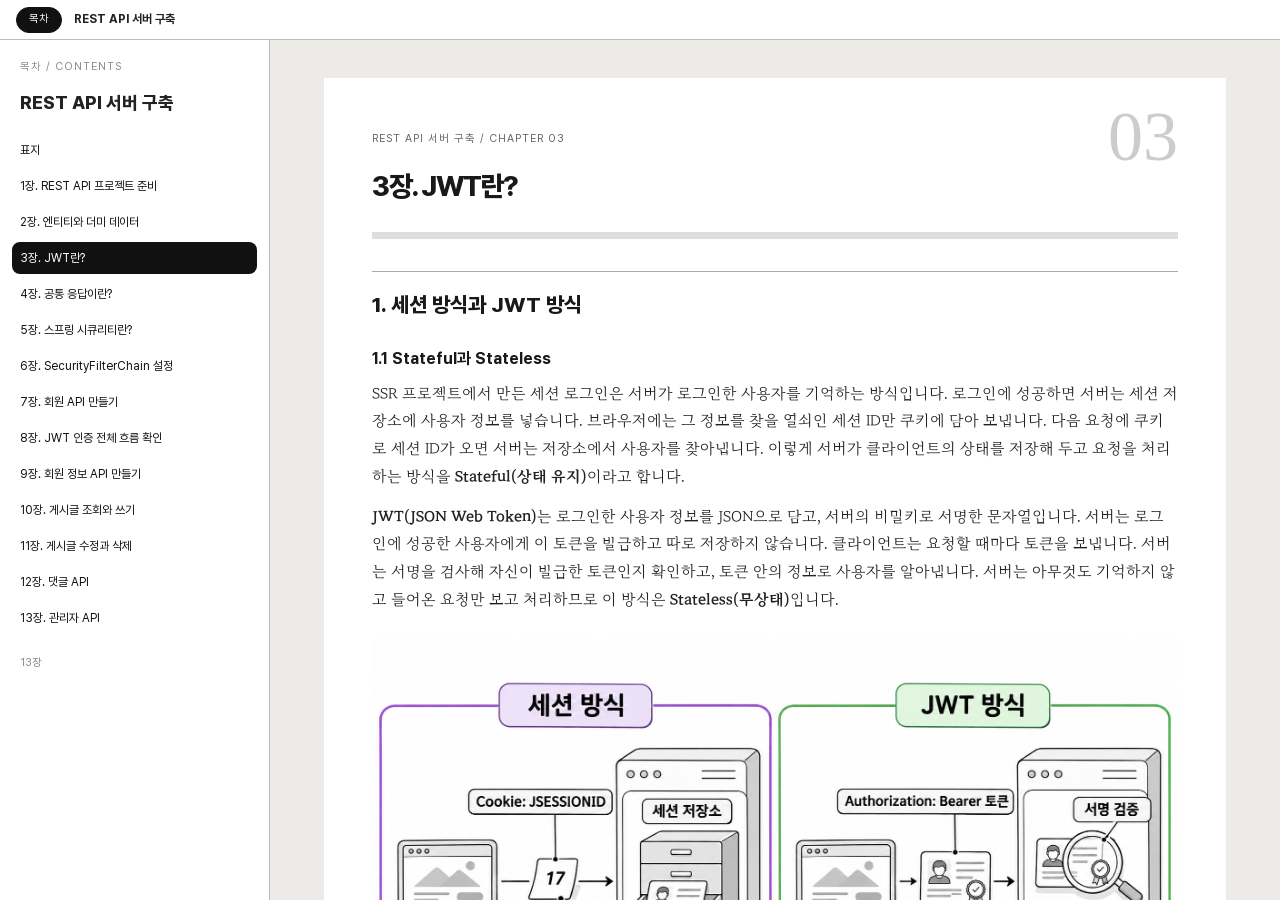
<file: chapters/03.html>
<!doctype html><html lang="ko"><head><meta charset="utf-8"><meta http-equiv="Content-Security-Policy" content="default-src 'none'; img-src 'self' data: blob:; font-src 'self'; style-src 'self' 'unsafe-inline'; script-src 'self' 'unsafe-inline'"><meta name="viewport" content="width=device-width,initial-scale=1"><title>REST API 서버 구축</title><link rel="stylesheet" href="../assets/book-d4f8cb83afec858a.css"></head><body><div class="reader" data-toc="open"><header class="book-bar"><button type="button" class="toc-toggle" aria-expanded="true" aria-controls="toc">목차</button><span class="book-bar__title">REST API 서버 구축</span></header><aside class="toc" id="toc"><p class="caption">목차 / CONTENTS</p><div class="toc-title">REST API 서버 구축</div><a href="../index.html" data-chapter="0" title="표지" aria-current="false">표지</a><a href="01.html" data-chapter="1" title="1장. REST API 프로젝트 준비" aria-current="false">1장. REST API 프로젝트 준비</a><a href="02.html" data-chapter="2" title="2장. 엔티티와 더미 데이터" aria-current="false">2장. 엔티티와 더미 데이터</a><a href="03.html" data-chapter="3" title="3장. JWT란?" aria-current="true">3장. JWT란?</a><a href="04.html" data-chapter="4" title="4장. 공통 응답이란?" aria-current="false">4장. 공통 응답이란?</a><a href="05.html" data-chapter="5" title="5장. 스프링 시큐리티란?" aria-current="false">5장. 스프링 시큐리티란?</a><a href="06.html" data-chapter="6" title="6장. SecurityFilterChain 설정" aria-current="false">6장. SecurityFilterChain 설정</a><a href="07.html" data-chapter="7" title="7장. 회원 API 만들기" aria-current="false">7장. 회원 API 만들기</a><a href="08.html" data-chapter="8" title="8장. JWT 인증 전체 흐름 확인" aria-current="false">8장. JWT 인증 전체 흐름 확인</a><a href="09.html" data-chapter="9" title="9장. 회원 정보 API 만들기" aria-current="false">9장. 회원 정보 API 만들기</a><a href="10.html" data-chapter="10" title="10장. 게시글 조회와 쓰기" aria-current="false">10장. 게시글 조회와 쓰기</a><a href="11.html" data-chapter="11" title="11장. 게시글 수정과 삭제" aria-current="false">11장. 게시글 수정과 삭제</a><a href="12.html" data-chapter="12" title="12장. 댓글 API" aria-current="false">12장. 댓글 API</a><a href="13.html" data-chapter="13" title="13장. 관리자 API" aria-current="false">13장. 관리자 API</a><footer>13장</footer></aside><main class="reading"><section class="chapter" id="chapter-3"><div class="eyebrow">REST API 서버 구축 / CHAPTER 03</div><span class="chapter-num" aria-hidden="true">03</span><h2>3장. JWT란?</h2><h3>1. 세션 방식과 JWT 방식</h3>
<h4>1.1 Stateful과 Stateless</h4>
<p>SSR 프로젝트에서 만든 세션 로그인은 서버가 로그인한 사용자를 기억하는 방식입니다. 로그인에 성공하면 서버는 세션 저장소에 사용자 정보를 넣습니다. 브라우저에는 그 정보를 찾을 열쇠인 세션 ID만 쿠키에 담아 보냅니다. 다음 요청에 쿠키로 세션 ID가 오면 서버는 저장소에서 사용자를 찾아냅니다. 이렇게 서버가 클라이언트의 상태를 저장해 두고 요청을 처리하는 방식을 <strong>Stateful(상태 유지)</strong>이라고 합니다.</p>
<p><strong>JWT(JSON Web Token)</strong>는 로그인한 사용자 정보를 JSON으로 담고, 서버의 비밀키로 서명한 문자열입니다. 서버는 로그인에 성공한 사용자에게 이 토큰을 발급하고 따로 저장하지 않습니다. 클라이언트는 요청할 때마다 토큰을 보냅니다. 서버는 서명을 검사해 자신이 발급한 토큰인지 확인하고, 토큰 안의 정보로 사용자를 알아냅니다. 서버는 아무것도 기억하지 않고 들어온 요청만 보고 처리하므로 이 방식은 <strong>Stateless(무상태)</strong>입니다.</p>
<figure class="book-figure" data-type="generated" id="figure-a283af8e0125"><div class="figure-scroll"><img src="../assets/img/d81d3fad8e61870a.png" alt="세션 방식과 JWT 방식" data-raster="true"/></div><figcaption>세션 방식과 JWT 방식</figcaption></figure>
<p>그림 3-1처럼 두 방식은 로그인 정보를 어디에 두느냐가 다릅니다. 이 차이가 확장성과 로그아웃 처리 방식까지 바꿉니다.</p>
<table><thead><tr><th>구분</th><th>세션 방식</th><th>JWT 방식</th></tr></thead><tbody><tr><td>로그인 정보를 두는 곳</td><td>서버 메모리(세션 저장소)</td><td>클라이언트(토큰)</td></tr><tr><td>서버 상태</td><td>Stateful</td><td>Stateless</td></tr><tr><td>요청마다 보내는 값</td><td>쿠키의 세션 ID</td><td><code>Authorization</code> 헤더의 토큰</td></tr><tr><td>서버를 여러 대로 늘릴 때</td><td>서버끼리 세션을 공유하는 설정 필요</td><td>같은 비밀키로 서명만 검증하면 됨</td></tr><tr><td>강제 로그아웃</td><td>서버에서 세션을 지우면 끝</td><td>발급한 토큰은 만료 전까지 유효</td></tr><tr><td>주로 쓰는 곳</td><td>SSR 웹</td><td>REST API, SPA, 모바일 앱</td></tr></tbody></table>
<p>세션 방식에서는 서버를 두 대로 늘리면 문제가 생깁니다. 1번 서버에서 로그인한 사용자의 다음 요청이 2번 서버로 가면, 2번 서버의 저장소에는 그 세션이 없습니다. JWT 방식은 토큰에 사용자 정보가 들어 있습니다. 그래서 비밀키를 아는 서버라면 어느 서버든 같은 사용자로 인식합니다. 브라우저가 아닌 모바일 앱도 헤더에 토큰만 넣으면 되므로 REST API 서버와 잘 맞습니다.</p>
<p>대신 JWT 방식에서는 한 번 발급한 토큰을 서버가 회수할 수 없습니다. 서버가 토큰 목록을 저장하지 않으니 &quot;이 토큰은 이제 무효&quot;라고 표시할 곳도 없습니다. 토큰은 정해 둔 만료 시간이 지나야 쓸 수 없게 됩니다.</p>
<h4>1.2 JWT 로그인 흐름</h4>
<p>이 책의 REST API 서버는 로그인부터 인증이 필요한 요청까지 다음 순서로 동작합니다.</p>
<figure class="book-figure" data-type="user" id="figure-9b60ee192543"><div class="figure-scroll"><img src="../assets/img/d4a28bed1a184ffa.png" alt="JWT 로그인 흐름" class="shot" data-raster="true"/></div><figcaption>JWT 로그인 흐름</figcaption></figure>
<p>토큰 앞의 <strong>Bearer</strong>는 &quot;소지자&quot;라는 뜻입니다. <code>Authorization</code> 헤더에 토큰을 담을 때 쓰는 인증 방식 이름으로, 토큰을 가진 사람에게 권한을 준다는 의미입니다. 그래서 토큰을 도둑맞으면 도둑도 같은 권한을 갖게 됩니다. 실제 서비스에서 HTTPS로 통신해야 하는 이유이기도 합니다.</p>
<p>5번에서 서버는 세션 저장소도 DB도 조회하지 않습니다. 이 토큰 검사는 이 장에서 만들 JwtUtil의 <code>verify()</code>가 맡습니다.</p>
<h3>2. JWT의 구조</h3>
<h4>2.1 헤더·페이로드·서명</h4>
<p>JWT는 점(<code>.</code>)으로 나뉜 세 부분으로 이루어진 문자열입니다.</p>
<p><strong>기본 문법</strong></p>
<div class="code-wrap" data-kind="output" data-lang="text"><div class="code-label"><span class="code-label__name">출력</span><div class="code-tools"><span class="copy-result" aria-live="polite"></span><button type="button" class="small copy">복사</button></div></div><div class="code-body"><div class="code-ln" aria-hidden="true">1</div><pre><code data-code="헤더.페이로드.서명">헤더.페이로드.서명</code></pre></div></div>
<figure class="book-figure" data-type="generated" id="figure-3770000c1ba8"><div class="figure-scroll"><img src="../assets/img/3a14b8d7cf27bdf4.png" alt="JWT의 세 부분" data-raster="true"/></div><figcaption>JWT의 세 부분</figcaption></figure>
<table><thead><tr><th>부분</th><th>담는 내용</th><th>이 책의 예</th></tr></thead><tbody><tr><td>헤더(Header)</td><td>서명 알고리즘과 토큰 종류</td><td><code>{&quot;alg&quot;:&quot;HS512&quot;,&quot;typ&quot;:&quot;JWT&quot;}</code></td></tr><tr><td>페이로드(Payload)</td><td>전달할 정보(클레임)</td><td><code>{&quot;sub&quot;:&quot;ssar&quot;,&quot;id&quot;:1,&quot;roles&quot;:[&quot;USER&quot;],&quot;exp&quot;:1763000000}</code></td></tr><tr><td>서명(Signature)</td><td>헤더와 페이로드를 비밀키로 계산한 값</td><td>위조 여부 판단에 사용</td></tr></tbody></table>
<p>헤더와 페이로드는 JSON을 <strong>Base64Url 인코딩</strong>한 문자열입니다. Base64Url은 데이터를 URL에 넣어도 안전한 글자(영문, 숫자, <code>-</code>, <code>_</code>)만으로 바꾸는 방법입니다. JSON이 <code>{&quot;</code>로 시작하므로 인코딩 결과는 언제나 <code>eyJ</code>로 시작합니다. 앞으로 <code>eyJ...</code>로 시작하는 긴 문자열을 보면 JWT라고 짐작해도 됩니다.</p>
<p>서명은 인코딩한 헤더와 페이로드를 점으로 이은 문자열을 HS512 알고리즘과 서버의 비밀키로 계산한 값입니다. HS512는 SHA-512 해시에 비밀키를 섞어 계산하는 HMAC 방식입니다. 같은 입력과 같은 비밀키를 넣으면 항상 같은 서명이 나옵니다. 입력이 한 글자만 달라도 완전히 다른 서명이 나옵니다. 서버는 받은 토큰의 헤더와 페이로드로 서명을 다시 계산하고, 그 값이 토큰에 붙은 서명과 같은지 비교합니다.</p>
<h4>2.2 표준 클레임과 사용자 정의 클레임</h4>
<p>페이로드에 담는 이름과 값 한 쌍을 <strong>클레임(claim)</strong>이라고 합니다. <code>&quot;sub&quot;:&quot;ssar&quot;</code>가 클레임 하나입니다. JWT 표준(RFC 7519)은 자주 쓰는 클레임의 이름을 미리 정해 두었는데, 이것을 <strong>표준 클레임(registered claim)</strong>이라고 합니다. 토큰을 짧게 유지하려고 이름은 세 글자로 지었습니다.</p>
<table><thead><tr><th>클레임</th><th>뜻</th><th>이 책에서 넣는 값</th></tr></thead><tbody><tr><td><code>sub</code> (Subject)</td><td>토큰의 주인</td><td>username</td></tr><tr><td><code>exp</code> (Expiration Time)</td><td>만료 시각</td><td>발급 시각 + 1일</td></tr><tr><td><code>iat</code> (Issued At)</td><td>발급 시각</td><td>넣지 않음</td></tr><tr><td><code>iss</code> (Issuer)</td><td>토큰을 발급한 곳</td><td>넣지 않음</td></tr></tbody></table>
<p><code>exp</code>에는 1970년 1월 1일 0시(UTC)부터 지난 시간이 초 단위로 저장됩니다. 자바의 <code>System.currentTimeMillis()</code>는 밀리초를 씁니다. 하지만 java-jwt가 <code>Date</code>를 받아 초 단위로 바꿔 넣으므로 직접 나눌 필요는 없습니다. 검증할 때 java-jwt는 <code>exp</code>가 현재 시각보다 이전이면 토큰을 거절합니다.</p>
<p>표준에 없는 이름도 직접 정해 넣을 수 있는데, 이것을 <strong>사용자 정의 클레임(private claim)</strong>이라고 합니다. 이 책은 회원 번호 <code>id</code>와 역할 목록 <code>roles</code>를 넣습니다. 서버가 토큰만 보고 &quot;누가, 어떤 역할로&quot; 요청했는지 알아야 하기 때문입니다. <code>roles</code>에는 2장의 user_role_tb에 저장한 값(<code>USER</code>, <code>ADMIN</code>)을 <code>ROLE_</code> 접두사 없이 그대로 넣습니다. <code>ROLE_</code>은 토큰에서 User를 복원한 뒤 <code>getAuthorities()</code>가 붙입니다.</p>
<h4>2.3 페이로드는 암호화가 아니다</h4>
<p>Base64Url 인코딩은 글자를 바꾸는 규칙일 뿐 비밀키가 필요 없습니다. 누구든 토큰의 가운데 부분을 디코딩하면 페이로드 JSON을 그대로 읽을 수 있습니다. 그래서 페이로드에는 비밀번호, 이메일, 전화번호처럼 남이 보면 안 되는 정보를 넣지 않습니다. 이 책의 토큰에 username, id, roles만 넣는 이유입니다.</p>
<p>JWT가 막는 것은 내용 읽기가 아니라 내용 바꾸기입니다. 공격자가 페이로드의 <code>roles</code>를 <code>[&quot;ADMIN&quot;]</code>으로 고쳐 다시 인코딩할 수는 있습니다. 하지만 바뀐 페이로드에 맞는 서명을 새로 계산하려면 서버의 비밀키가 필요합니다.</p>
<table><thead><tr><th>공격 시도</th><th>결과</th><th>이유</th></tr></thead><tbody><tr><td>페이로드 내용 읽기</td><td>성공</td><td>인코딩일 뿐 암호화가 아님</td></tr><tr><td><code>roles</code>를 <code>[&quot;ADMIN&quot;]</code>으로 바꿔서 보내기</td><td>실패</td><td>서버가 다시 계산한 서명과 토큰의 서명이 다름</td></tr><tr><td>바꾼 페이로드에 맞는 서명 만들기</td><td>실패</td><td>비밀키를 모르면 계산할 수 없음</td></tr></tbody></table>
<p>읽기는 성공하고 바꾸기는 실패하는 두 결과는 이 장 3.2의 예제에서 직접 확인합니다.</p>
<h3>3. JwtUtil로 토큰 만들고 검증하기</h3>
<p>토큰을 만들고 검증하는 일은 <strong>JwtUtil</strong> 클래스 하나에 모읍니다. JwtUtil은 HTTP 요청도 스프링 시큐리티도 모르는 순수한 자바 클래스입니다. User를 받아 토큰 문자열을 돌려주고, 토큰 문자열을 받아 User를 돌려주는 일만 합니다. 헤더에서 토큰을 꺼내는 일과 시큐리티에 인증 정보를 넣는 일은 5장의 JwtProvider와 JwtAuthorizationFilter가 맡습니다. 이렇게 나눠 두면 JwtUtil은 서버를 띄우지 않고 테스트 코드만으로 확인할 수 있습니다.</p>
<p>토큰은 1장에서 추가한 java-jwt 라이브러리로 만듭니다. java-jwt는 Auth0에서 만든 라이브러리로, <code>JWT.create()</code>로 토큰을 만들고 <code>JWT.require()</code>로 검증기를 만듭니다.</p>
<h4>3.1 토큰 생성 create()</h4>
<p><strong>기본 문법</strong></p>
<div class="code-wrap" data-kind="code" data-lang="java"><div class="code-label"><span class="code-label__name">Java</span><div class="code-tools"><span class="copy-result" aria-live="polite"></span><button type="button" class="small copy">복사</button></div></div><div class="code-body"><div class="code-ln" aria-hidden="true">1
2
3
4
5</div><pre><code class="language-java" data-code="String 토큰 = JWT.create()
        .withSubject(주인)
        .withExpiresAt(만료시각)
        .withClaim(클레임이름, 값)
        .sign(알고리즘);"><span class="token class-name">String</span> 토큰 <span class="token operator">=</span> <span class="token constant">JWT</span><span class="token punctuation">.</span><span class="token function">create</span><span class="token punctuation">(</span><span class="token punctuation">)</span>
        <span class="token punctuation">.</span><span class="token function">withSubject</span><span class="token punctuation">(</span>주인<span class="token punctuation">)</span>
        <span class="token punctuation">.</span><span class="token function">withExpiresAt</span><span class="token punctuation">(</span>만료시각<span class="token punctuation">)</span>
        <span class="token punctuation">.</span><span class="token function">withClaim</span><span class="token punctuation">(</span>클레임이름<span class="token punctuation">,</span> 값<span class="token punctuation">)</span>
        <span class="token punctuation">.</span><span class="token function">sign</span><span class="token punctuation">(</span>알고리즘<span class="token punctuation">)</span><span class="token punctuation">;</span></code></pre></div></div>
<p><code>with</code>로 시작하는 메서드로 클레임을 하나씩 넣고, 마지막에 <code>sign()</code>으로 서명하면 <code>헤더.페이로드.서명</code> 문자열이 완성됩니다. <code>sign()</code>에 넘기는 <code>Algorithm</code> 객체에는 알고리즘 종류와 비밀키가 함께 들어 있습니다.</p>
<p><strong>예제 3-1 — JwtUtil로 토큰 만들기</strong></p>
<p><strong>파일명:</strong> <code>src/main/java/com/newtenco/blog/core/util/JwtUtil.java</code></p>
<div class="code-wrap" data-kind="code" data-lang="java"><div class="code-label"><span class="code-label__name">Java</span><div class="code-tools"><span class="copy-result" aria-live="polite"></span><button type="button" class="small copy">복사</button></div></div><div class="code-body"><div class="code-ln" aria-hidden="true">1
2
3
4
5
6
7
8
9
10
11
12
13
14
15
16
17
18
19
20
21
22
23
24
25
26
27
28
29
30
31
32
33
34</div><pre><code class="language-java" data-code="package com.newtenco.blog.core.util;

import com.auth0.jwt.JWT;
import com.auth0.jwt.algorithms.Algorithm;
import com.newtenco.blog.user.User;

import java.util.Date;

/**
 * JWT 를 만들고(create) 검증하는(verify) 순수 자바 도구.
 * HTTP 나 시큐리티를 전혀 모른다.
 */
public class JwtUtil {

    public static final String HEADER = &quot;Authorization&quot;;   // 토큰을 담는 HTTP 헤더 이름
    public static final String TOKEN_PREFIX = &quot;Bearer &quot;;   // 토큰 앞에 붙는 접두사 (공백 포함 7글자)
    public static final long EXPIRATION_TIME = 1000L * 60 * 60 * 24; // 유효기간 1일

    // 서명용 비밀키. HMAC512 는 64바이트(영문 64자) 이상을 권장한다.
    // 실무에서는 코드에 두지 않고 환경 변수로 관리한다.
    private static final String SECRET = &quot;newtenco-blog-jwt-secret-key-must-be-at-least-64-bytes-long-0123456789&quot;;
    private static final Algorithm ALGORITHM = Algorithm.HMAC512(SECRET);

    // 토큰 생성: &quot;Bearer eyJ...&quot; 형태로 반환
    public static String create(User user) {
        String jwt = JWT.create()
                .withSubject(user.getUsername())                                        // sub: 누구의 토큰인가
                .withExpiresAt(new Date(System.currentTimeMillis() + EXPIRATION_TIME)) // exp: 만료 시간
                .withClaim(&quot;id&quot;, user.getId())                                          // 사용자 정의 클레임
                .withClaim(&quot;roles&quot;, user.getRoles())                                    // [&quot;USER&quot;, &quot;ADMIN&quot;]
                .sign(ALGORITHM);                                                       // 비밀키로 서명
        return TOKEN_PREFIX + jwt;
    }
}"><span class="token keyword">package</span> <span class="token namespace">com<span class="token punctuation">.</span>newtenco<span class="token punctuation">.</span>blog<span class="token punctuation">.</span>core<span class="token punctuation">.</span>util</span><span class="token punctuation">;</span>

<span class="token keyword">import</span> <span class="token import"><span class="token namespace">com<span class="token punctuation">.</span>auth0<span class="token punctuation">.</span>jwt<span class="token punctuation">.</span></span><span class="token class-name">JWT</span></span><span class="token punctuation">;</span>
<span class="token keyword">import</span> <span class="token import"><span class="token namespace">com<span class="token punctuation">.</span>auth0<span class="token punctuation">.</span>jwt<span class="token punctuation">.</span>algorithms<span class="token punctuation">.</span></span><span class="token class-name">Algorithm</span></span><span class="token punctuation">;</span>
<span class="token keyword">import</span> <span class="token import"><span class="token namespace">com<span class="token punctuation">.</span>newtenco<span class="token punctuation">.</span>blog<span class="token punctuation">.</span>user<span class="token punctuation">.</span></span><span class="token class-name">User</span></span><span class="token punctuation">;</span>

<span class="token keyword">import</span> <span class="token import"><span class="token namespace">java<span class="token punctuation">.</span>util<span class="token punctuation">.</span></span><span class="token class-name">Date</span></span><span class="token punctuation">;</span>

<span class="token comment">/**
 * JWT 를 만들고(create) 검증하는(verify) 순수 자바 도구.
 * HTTP 나 시큐리티를 전혀 모른다.
 */</span>
<span class="token keyword">public</span> <span class="token keyword">class</span> <span class="token class-name">JwtUtil</span> <span class="token punctuation">{</span>

    <span class="token keyword">public</span> <span class="token keyword">static</span> <span class="token keyword">final</span> <span class="token class-name">String</span> <span class="token constant">HEADER</span> <span class="token operator">=</span> <span class="token string">"Authorization"</span><span class="token punctuation">;</span>   <span class="token comment">// 토큰을 담는 HTTP 헤더 이름</span>
    <span class="token keyword">public</span> <span class="token keyword">static</span> <span class="token keyword">final</span> <span class="token class-name">String</span> <span class="token constant">TOKEN_PREFIX</span> <span class="token operator">=</span> <span class="token string">"Bearer "</span><span class="token punctuation">;</span>   <span class="token comment">// 토큰 앞에 붙는 접두사 (공백 포함 7글자)</span>
    <span class="token keyword">public</span> <span class="token keyword">static</span> <span class="token keyword">final</span> <span class="token keyword">long</span> <span class="token constant">EXPIRATION_TIME</span> <span class="token operator">=</span> <span class="token number">1000L</span> <span class="token operator">*</span> <span class="token number">60</span> <span class="token operator">*</span> <span class="token number">60</span> <span class="token operator">*</span> <span class="token number">24</span><span class="token punctuation">;</span> <span class="token comment">// 유효기간 1일</span>

    <span class="token comment">// 서명용 비밀키. HMAC512 는 64바이트(영문 64자) 이상을 권장한다.</span>
    <span class="token comment">// 실무에서는 코드에 두지 않고 환경 변수로 관리한다.</span>
    <span class="token keyword">private</span> <span class="token keyword">static</span> <span class="token keyword">final</span> <span class="token class-name">String</span> <span class="token constant">SECRET</span> <span class="token operator">=</span> <span class="token string">"newtenco-blog-jwt-secret-key-must-be-at-least-64-bytes-long-0123456789"</span><span class="token punctuation">;</span>
    <span class="token keyword">private</span> <span class="token keyword">static</span> <span class="token keyword">final</span> <span class="token class-name">Algorithm</span> <span class="token constant">ALGORITHM</span> <span class="token operator">=</span> <span class="token class-name">Algorithm</span><span class="token punctuation">.</span><span class="token function">HMAC512</span><span class="token punctuation">(</span><span class="token constant">SECRET</span><span class="token punctuation">)</span><span class="token punctuation">;</span>

    <span class="token comment">// 토큰 생성: "Bearer eyJ..." 형태로 반환</span>
    <span class="token keyword">public</span> <span class="token keyword">static</span> <span class="token class-name">String</span> <span class="token function">create</span><span class="token punctuation">(</span><span class="token class-name">User</span> user<span class="token punctuation">)</span> <span class="token punctuation">{</span>
        <span class="token class-name">String</span> jwt <span class="token operator">=</span> <span class="token constant">JWT</span><span class="token punctuation">.</span><span class="token function">create</span><span class="token punctuation">(</span><span class="token punctuation">)</span>
                <span class="token punctuation">.</span><span class="token function">withSubject</span><span class="token punctuation">(</span>user<span class="token punctuation">.</span><span class="token function">getUsername</span><span class="token punctuation">(</span><span class="token punctuation">)</span><span class="token punctuation">)</span>                                        <span class="token comment">// sub: 누구의 토큰인가</span>
                <span class="token punctuation">.</span><span class="token function">withExpiresAt</span><span class="token punctuation">(</span><span class="token keyword">new</span> <span class="token class-name">Date</span><span class="token punctuation">(</span><span class="token class-name">System</span><span class="token punctuation">.</span><span class="token function">currentTimeMillis</span><span class="token punctuation">(</span><span class="token punctuation">)</span> <span class="token operator">+</span> <span class="token constant">EXPIRATION_TIME</span><span class="token punctuation">)</span><span class="token punctuation">)</span> <span class="token comment">// exp: 만료 시간</span>
                <span class="token punctuation">.</span><span class="token function">withClaim</span><span class="token punctuation">(</span><span class="token string">"id"</span><span class="token punctuation">,</span> user<span class="token punctuation">.</span><span class="token function">getId</span><span class="token punctuation">(</span><span class="token punctuation">)</span><span class="token punctuation">)</span>                                          <span class="token comment">// 사용자 정의 클레임</span>
                <span class="token punctuation">.</span><span class="token function">withClaim</span><span class="token punctuation">(</span><span class="token string">"roles"</span><span class="token punctuation">,</span> user<span class="token punctuation">.</span><span class="token function">getRoles</span><span class="token punctuation">(</span><span class="token punctuation">)</span><span class="token punctuation">)</span>                                    <span class="token comment">// ["USER", "ADMIN"]</span>
                <span class="token punctuation">.</span><span class="token function">sign</span><span class="token punctuation">(</span><span class="token constant">ALGORITHM</span><span class="token punctuation">)</span><span class="token punctuation">;</span>                                                       <span class="token comment">// 비밀키로 서명</span>
        <span class="token keyword">return</span> <span class="token constant">TOKEN_PREFIX</span> <span class="token operator">+</span> jwt<span class="token punctuation">;</span>
    <span class="token punctuation">}</span>
<span class="token punctuation">}</span></code></pre></div></div>
<p><strong>파일명:</strong> <code>src/test/java/com/newtenco/blog/core/util/JwtUtilTest.java</code></p>
<div class="code-wrap" data-kind="code" data-lang="java"><div class="code-label"><span class="code-label__name">Java</span><div class="code-tools"><span class="copy-result" aria-live="polite"></span><button type="button" class="small copy">복사</button></div></div><div class="code-body"><div class="code-ln" aria-hidden="true">1
2
3
4
5
6
7
8
9
10
11
12
13
14
15
16
17
18
19
20
21
22
23</div><pre><code class="language-java" data-code="package com.newtenco.blog.core.util;

import com.newtenco.blog.user.User;
import org.junit.jupiter.api.Test;

import java.util.List;

public class JwtUtilTest {

    private User ssar() {
        return User.builder()
                .id(1)
                .username(&quot;ssar&quot;)
                .roles(List.of(&quot;USER&quot;))
                .build();
    }

    @Test
    public void create_test() {
        String token = JwtUtil.create(ssar());
        System.out.println(token);
    }
}"><span class="token keyword">package</span> <span class="token namespace">com<span class="token punctuation">.</span>newtenco<span class="token punctuation">.</span>blog<span class="token punctuation">.</span>core<span class="token punctuation">.</span>util</span><span class="token punctuation">;</span>

<span class="token keyword">import</span> <span class="token import"><span class="token namespace">com<span class="token punctuation">.</span>newtenco<span class="token punctuation">.</span>blog<span class="token punctuation">.</span>user<span class="token punctuation">.</span></span><span class="token class-name">User</span></span><span class="token punctuation">;</span>
<span class="token keyword">import</span> <span class="token import"><span class="token namespace">org<span class="token punctuation">.</span>junit<span class="token punctuation">.</span>jupiter<span class="token punctuation">.</span>api<span class="token punctuation">.</span></span><span class="token class-name">Test</span></span><span class="token punctuation">;</span>

<span class="token keyword">import</span> <span class="token import"><span class="token namespace">java<span class="token punctuation">.</span>util<span class="token punctuation">.</span></span><span class="token class-name">List</span></span><span class="token punctuation">;</span>

<span class="token keyword">public</span> <span class="token keyword">class</span> <span class="token class-name">JwtUtilTest</span> <span class="token punctuation">{</span>

    <span class="token keyword">private</span> <span class="token class-name">User</span> <span class="token function">ssar</span><span class="token punctuation">(</span><span class="token punctuation">)</span> <span class="token punctuation">{</span>
        <span class="token keyword">return</span> <span class="token class-name">User</span><span class="token punctuation">.</span><span class="token function">builder</span><span class="token punctuation">(</span><span class="token punctuation">)</span>
                <span class="token punctuation">.</span><span class="token function">id</span><span class="token punctuation">(</span><span class="token number">1</span><span class="token punctuation">)</span>
                <span class="token punctuation">.</span><span class="token function">username</span><span class="token punctuation">(</span><span class="token string">"ssar"</span><span class="token punctuation">)</span>
                <span class="token punctuation">.</span><span class="token function">roles</span><span class="token punctuation">(</span><span class="token class-name">List</span><span class="token punctuation">.</span><span class="token function">of</span><span class="token punctuation">(</span><span class="token string">"USER"</span><span class="token punctuation">)</span><span class="token punctuation">)</span>
                <span class="token punctuation">.</span><span class="token function">build</span><span class="token punctuation">(</span><span class="token punctuation">)</span><span class="token punctuation">;</span>
    <span class="token punctuation">}</span>

    <span class="token annotation punctuation">@Test</span>
    <span class="token keyword">public</span> <span class="token keyword">void</span> <span class="token function">create_test</span><span class="token punctuation">(</span><span class="token punctuation">)</span> <span class="token punctuation">{</span>
        <span class="token class-name">String</span> token <span class="token operator">=</span> <span class="token class-name">JwtUtil</span><span class="token punctuation">.</span><span class="token function">create</span><span class="token punctuation">(</span><span class="token function">ssar</span><span class="token punctuation">(</span><span class="token punctuation">)</span><span class="token punctuation">)</span><span class="token punctuation">;</span>
        <span class="token class-name">System</span><span class="token punctuation">.</span>out<span class="token punctuation">.</span><span class="token function">println</span><span class="token punctuation">(</span>token<span class="token punctuation">)</span><span class="token punctuation">;</span>
    <span class="token punctuation">}</span>
<span class="token punctuation">}</span></code></pre></div></div>
<p><strong>실행 결과</strong></p>
<p>IntelliJ IDEA에서 JwtUtilTest.java를 열고 클래스 이름 왼쪽의 실행 아이콘을 눌러 Run &#x27;JwtUtilTest&#x27;를 고릅니다. Run 창에 다음 모양의 문자열이 한 줄로 출력됩니다. 페이로드에 만료 시각이 들어가므로 실행할 때마다 가운데와 마지막 부분이 달라집니다.</p>
<div class="code-wrap" data-kind="output" data-lang="text"><div class="code-label"><span class="code-label__name">출력</span><div class="code-tools"><span class="copy-result" aria-live="polite"></span><button type="button" class="small copy">복사</button></div></div><div class="code-body"><div class="code-ln" aria-hidden="true">1</div><pre><code data-code="Bearer eyJ(헤더).eyJ(페이로드).(서명)">Bearer eyJ(헤더).eyJ(페이로드).(서명)</code></pre></div></div>
<p><code>create()</code>의 각 코드가 하는 일은 다음과 같습니다.</p>
<table><thead><tr><th>코드</th><th>하는 일</th></tr></thead><tbody><tr><td><code>withSubject(user.getUsername())</code></td><td><code>sub</code> 클레임에 username을 넣습니다</td></tr><tr><td><code>withExpiresAt(new Date(...))</code></td><td>현재 시각에 1일을 더해 <code>exp</code> 클레임에 넣습니다</td></tr><tr><td><code>withClaim(&quot;id&quot;, user.getId())</code></td><td>회원 번호를 사용자 정의 클레임으로 넣습니다</td></tr><tr><td><code>withClaim(&quot;roles&quot;, user.getRoles())</code></td><td>리스트도 그대로 넣을 수 있고, JSON 배열 <code>[&quot;USER&quot;]</code>로 저장됩니다</td></tr><tr><td><code>sign(ALGORITHM)</code></td><td>비밀키로 서명해 <code>헤더.페이로드.서명</code> 문자열을 만듭니다</td></tr><tr><td><code>TOKEN_PREFIX + jwt</code></td><td>앞에 <code>Bearer </code>를 붙여 돌려줍니다</td></tr></tbody></table>
<p><code>TOKEN_PREFIX</code>는 <code>Bearer</code> 뒤의 공백까지 포함한 일곱 글자입니다. 클라이언트는 로그인 응답으로 받은 문자열을 그대로 <code>Authorization</code> 헤더 값에 넣으면 됩니다. <code>HEADER</code>와 <code>TOKEN_PREFIX</code>를 상수로 둔 것은 5장의 JwtProvider도 같은 상수를 쓰게 하기 위해서입니다. 문자열을 여러 곳에 직접 적으면 한 곳만 틀려도 토큰을 찾지 못합니다.</p>
<p>비밀키를 담은 <code>ALGORITHM</code>은 클래스가 처음 쓰일 때 한 번만 만들어 재사용합니다. 모든 메서드를 <code>static</code>으로 둔 것도 JwtUtil이 상태를 갖지 않는 도구이기 때문입니다.</p>
<h4>3.2 토큰 검증 verify()</h4>
<p><strong>기본 문법</strong></p>
<div class="code-wrap" data-kind="code" data-lang="java"><div class="code-label"><span class="code-label__name">Java</span><div class="code-tools"><span class="copy-result" aria-live="polite"></span><button type="button" class="small copy">복사</button></div></div><div class="code-body"><div class="code-ln" aria-hidden="true">1</div><pre><code class="language-java" data-code="DecodedJWT 결과 = JWT.require(알고리즘).build().verify(토큰);"><span class="token class-name">DecodedJWT</span> 결과 <span class="token operator">=</span> <span class="token constant">JWT</span><span class="token punctuation">.</span><span class="token function">require</span><span class="token punctuation">(</span>알고리즘<span class="token punctuation">)</span><span class="token punctuation">.</span><span class="token function">build</span><span class="token punctuation">(</span><span class="token punctuation">)</span><span class="token punctuation">.</span><span class="token function">verify</span><span class="token punctuation">(</span>토큰<span class="token punctuation">)</span><span class="token punctuation">;</span></code></pre></div></div>
<p><code>JWT.require()</code>는 어떤 알고리즘과 비밀키로 검사할지 정한 검증기(<code>JWTVerifier</code>)를 만듭니다. 검증기의 <code>verify()</code>는 토큰을 세 부분으로 나눈 뒤 헤더의 알고리즘, 서명, <code>exp</code> 같은 시간 클레임을 차례로 검사합니다. 모두 통과하면 클레임을 꺼낼 수 있는 <code>DecodedJWT</code>를 돌려주고, 하나라도 실패하면 예외를 던집니다. 실패했다고 <code>null</code>을 돌려주는 일은 없습니다.</p>
<table><thead><tr><th>실패 원인</th><th>발생하는 예외</th></tr></thead><tbody><tr><td>점으로 나뉜 세 부분이 아니거나 디코딩할 수 없음</td><td><code>JWTDecodeException</code></td></tr><tr><td>헤더의 알고리즘이 검증기와 다름</td><td><code>AlgorithmMismatchException</code></td></tr><tr><td>서명이 맞지 않음(위조)</td><td><code>SignatureVerificationException</code></td></tr><tr><td>만료 시각이 지남</td><td><code>TokenExpiredException</code></td></tr></tbody></table>
<p>네 예외는 모두 <code>JWTVerificationException</code>을 상속합니다. 그래서 호출하는 쪽은 <code>JWTVerificationException</code> 하나만 잡으면 모든 검증 실패를 처리할 수 있습니다. 5장의 JwtAuthorizationFilter가 이 방법을 씁니다.</p>
<p><strong>예제 3-2 — 토큰 검증하고 위조 토큰 거절하기</strong></p>
<p><strong>이어서:</strong> 예제 3-1</p>
<p><strong>파일명:</strong> <code>src/main/java/com/newtenco/blog/core/util/JwtUtil.java</code></p>
<div class="code-wrap" data-kind="code" data-lang="java"><div class="code-label"><span class="code-label__name">Java</span><div class="code-tools"><span class="copy-result" aria-live="polite"></span><button type="button" class="small copy">복사</button></div></div><div class="code-body"><div class="code-ln" aria-hidden="true">1
2
3
4
5
6
7
8
9
10
11
12
13
14
15
16
17
18
19
20
21
22
23
24
25
26
27
28
29
30
31
32
33
34
35
36
37
38
39
40
41
42
43
44
45
46
47
48</div><pre><code class="language-java" data-code="package com.newtenco.blog.core.util;

import com.auth0.jwt.JWT;
import com.auth0.jwt.algorithms.Algorithm;
import com.auth0.jwt.interfaces.DecodedJWT;
import com.newtenco.blog.user.User;

import java.util.Date;
import java.util.List;

/**
 * JWT 를 만들고(create) 검증하는(verify) 순수 자바 도구.
 * HTTP 나 시큐리티를 전혀 모른다.
 */
public class JwtUtil {

    public static final String HEADER = &quot;Authorization&quot;;   // 토큰을 담는 HTTP 헤더 이름
    public static final String TOKEN_PREFIX = &quot;Bearer &quot;;   // 토큰 앞에 붙는 접두사 (공백 포함 7글자)
    public static final long EXPIRATION_TIME = 1000L * 60 * 60 * 24; // 유효기간 1일

    // 서명용 비밀키. HMAC512 는 64바이트(영문 64자) 이상을 권장한다.
    // 실무에서는 코드에 두지 않고 환경 변수로 관리한다.
    private static final String SECRET = &quot;newtenco-blog-jwt-secret-key-must-be-at-least-64-bytes-long-0123456789&quot;;
    private static final Algorithm ALGORITHM = Algorithm.HMAC512(SECRET);

    // 토큰 생성: &quot;Bearer eyJ...&quot; 형태로 반환
    public static String create(User user) {
        String jwt = JWT.create()
                .withSubject(user.getUsername())                                        // sub: 누구의 토큰인가
                .withExpiresAt(new Date(System.currentTimeMillis() + EXPIRATION_TIME)) // exp: 만료 시간
                .withClaim(&quot;id&quot;, user.getId())                                          // 사용자 정의 클레임
                .withClaim(&quot;roles&quot;, user.getRoles())                                    // [&quot;USER&quot;, &quot;ADMIN&quot;]
                .sign(ALGORITHM);                                                       // 비밀키로 서명
        return TOKEN_PREFIX + jwt;
    }

    // 토큰 검증: 서명이 틀리거나 만료되면 JWTVerificationException 이 발생한다
    public static User verify(String jwt) {
        DecodedJWT decoded = JWT.require(ALGORITHM).build().verify(jwt);

        Integer id = decoded.getClaim(&quot;id&quot;).asInt();
        String username = decoded.getSubject();
        List&lt;String&gt; roles = decoded.getClaim(&quot;roles&quot;).asList(String.class);

        // DB 조회 없이 토큰 안의 정보만으로 User 객체를 복원한다 (비밀번호는 없음)
        return User.builder().id(id).username(username).roles(roles).build();
    }
}"><span class="token keyword">package</span> <span class="token namespace">com<span class="token punctuation">.</span>newtenco<span class="token punctuation">.</span>blog<span class="token punctuation">.</span>core<span class="token punctuation">.</span>util</span><span class="token punctuation">;</span>

<span class="token keyword">import</span> <span class="token import"><span class="token namespace">com<span class="token punctuation">.</span>auth0<span class="token punctuation">.</span>jwt<span class="token punctuation">.</span></span><span class="token class-name">JWT</span></span><span class="token punctuation">;</span>
<span class="token keyword">import</span> <span class="token import"><span class="token namespace">com<span class="token punctuation">.</span>auth0<span class="token punctuation">.</span>jwt<span class="token punctuation">.</span>algorithms<span class="token punctuation">.</span></span><span class="token class-name">Algorithm</span></span><span class="token punctuation">;</span>
<span class="token keyword">import</span> <span class="token import"><span class="token namespace">com<span class="token punctuation">.</span>auth0<span class="token punctuation">.</span>jwt<span class="token punctuation">.</span>interfaces<span class="token punctuation">.</span></span><span class="token class-name">DecodedJWT</span></span><span class="token punctuation">;</span>
<span class="token keyword">import</span> <span class="token import"><span class="token namespace">com<span class="token punctuation">.</span>newtenco<span class="token punctuation">.</span>blog<span class="token punctuation">.</span>user<span class="token punctuation">.</span></span><span class="token class-name">User</span></span><span class="token punctuation">;</span>

<span class="token keyword">import</span> <span class="token import"><span class="token namespace">java<span class="token punctuation">.</span>util<span class="token punctuation">.</span></span><span class="token class-name">Date</span></span><span class="token punctuation">;</span>
<span class="token keyword">import</span> <span class="token import"><span class="token namespace">java<span class="token punctuation">.</span>util<span class="token punctuation">.</span></span><span class="token class-name">List</span></span><span class="token punctuation">;</span>

<span class="token comment">/**
 * JWT 를 만들고(create) 검증하는(verify) 순수 자바 도구.
 * HTTP 나 시큐리티를 전혀 모른다.
 */</span>
<span class="token keyword">public</span> <span class="token keyword">class</span> <span class="token class-name">JwtUtil</span> <span class="token punctuation">{</span>

    <span class="token keyword">public</span> <span class="token keyword">static</span> <span class="token keyword">final</span> <span class="token class-name">String</span> <span class="token constant">HEADER</span> <span class="token operator">=</span> <span class="token string">"Authorization"</span><span class="token punctuation">;</span>   <span class="token comment">// 토큰을 담는 HTTP 헤더 이름</span>
    <span class="token keyword">public</span> <span class="token keyword">static</span> <span class="token keyword">final</span> <span class="token class-name">String</span> <span class="token constant">TOKEN_PREFIX</span> <span class="token operator">=</span> <span class="token string">"Bearer "</span><span class="token punctuation">;</span>   <span class="token comment">// 토큰 앞에 붙는 접두사 (공백 포함 7글자)</span>
    <span class="token keyword">public</span> <span class="token keyword">static</span> <span class="token keyword">final</span> <span class="token keyword">long</span> <span class="token constant">EXPIRATION_TIME</span> <span class="token operator">=</span> <span class="token number">1000L</span> <span class="token operator">*</span> <span class="token number">60</span> <span class="token operator">*</span> <span class="token number">60</span> <span class="token operator">*</span> <span class="token number">24</span><span class="token punctuation">;</span> <span class="token comment">// 유효기간 1일</span>

    <span class="token comment">// 서명용 비밀키. HMAC512 는 64바이트(영문 64자) 이상을 권장한다.</span>
    <span class="token comment">// 실무에서는 코드에 두지 않고 환경 변수로 관리한다.</span>
    <span class="token keyword">private</span> <span class="token keyword">static</span> <span class="token keyword">final</span> <span class="token class-name">String</span> <span class="token constant">SECRET</span> <span class="token operator">=</span> <span class="token string">"newtenco-blog-jwt-secret-key-must-be-at-least-64-bytes-long-0123456789"</span><span class="token punctuation">;</span>
    <span class="token keyword">private</span> <span class="token keyword">static</span> <span class="token keyword">final</span> <span class="token class-name">Algorithm</span> <span class="token constant">ALGORITHM</span> <span class="token operator">=</span> <span class="token class-name">Algorithm</span><span class="token punctuation">.</span><span class="token function">HMAC512</span><span class="token punctuation">(</span><span class="token constant">SECRET</span><span class="token punctuation">)</span><span class="token punctuation">;</span>

    <span class="token comment">// 토큰 생성: "Bearer eyJ..." 형태로 반환</span>
    <span class="token keyword">public</span> <span class="token keyword">static</span> <span class="token class-name">String</span> <span class="token function">create</span><span class="token punctuation">(</span><span class="token class-name">User</span> user<span class="token punctuation">)</span> <span class="token punctuation">{</span>
        <span class="token class-name">String</span> jwt <span class="token operator">=</span> <span class="token constant">JWT</span><span class="token punctuation">.</span><span class="token function">create</span><span class="token punctuation">(</span><span class="token punctuation">)</span>
                <span class="token punctuation">.</span><span class="token function">withSubject</span><span class="token punctuation">(</span>user<span class="token punctuation">.</span><span class="token function">getUsername</span><span class="token punctuation">(</span><span class="token punctuation">)</span><span class="token punctuation">)</span>                                        <span class="token comment">// sub: 누구의 토큰인가</span>
                <span class="token punctuation">.</span><span class="token function">withExpiresAt</span><span class="token punctuation">(</span><span class="token keyword">new</span> <span class="token class-name">Date</span><span class="token punctuation">(</span><span class="token class-name">System</span><span class="token punctuation">.</span><span class="token function">currentTimeMillis</span><span class="token punctuation">(</span><span class="token punctuation">)</span> <span class="token operator">+</span> <span class="token constant">EXPIRATION_TIME</span><span class="token punctuation">)</span><span class="token punctuation">)</span> <span class="token comment">// exp: 만료 시간</span>
                <span class="token punctuation">.</span><span class="token function">withClaim</span><span class="token punctuation">(</span><span class="token string">"id"</span><span class="token punctuation">,</span> user<span class="token punctuation">.</span><span class="token function">getId</span><span class="token punctuation">(</span><span class="token punctuation">)</span><span class="token punctuation">)</span>                                          <span class="token comment">// 사용자 정의 클레임</span>
                <span class="token punctuation">.</span><span class="token function">withClaim</span><span class="token punctuation">(</span><span class="token string">"roles"</span><span class="token punctuation">,</span> user<span class="token punctuation">.</span><span class="token function">getRoles</span><span class="token punctuation">(</span><span class="token punctuation">)</span><span class="token punctuation">)</span>                                    <span class="token comment">// ["USER", "ADMIN"]</span>
                <span class="token punctuation">.</span><span class="token function">sign</span><span class="token punctuation">(</span><span class="token constant">ALGORITHM</span><span class="token punctuation">)</span><span class="token punctuation">;</span>                                                       <span class="token comment">// 비밀키로 서명</span>
        <span class="token keyword">return</span> <span class="token constant">TOKEN_PREFIX</span> <span class="token operator">+</span> jwt<span class="token punctuation">;</span>
    <span class="token punctuation">}</span>

    <span class="token comment">// 토큰 검증: 서명이 틀리거나 만료되면 JWTVerificationException 이 발생한다</span>
    <span class="token keyword">public</span> <span class="token keyword">static</span> <span class="token class-name">User</span> <span class="token function">verify</span><span class="token punctuation">(</span><span class="token class-name">String</span> jwt<span class="token punctuation">)</span> <span class="token punctuation">{</span>
        <span class="token class-name">DecodedJWT</span> decoded <span class="token operator">=</span> <span class="token constant">JWT</span><span class="token punctuation">.</span><span class="token function">require</span><span class="token punctuation">(</span><span class="token constant">ALGORITHM</span><span class="token punctuation">)</span><span class="token punctuation">.</span><span class="token function">build</span><span class="token punctuation">(</span><span class="token punctuation">)</span><span class="token punctuation">.</span><span class="token function">verify</span><span class="token punctuation">(</span>jwt<span class="token punctuation">)</span><span class="token punctuation">;</span>

        <span class="token class-name">Integer</span> id <span class="token operator">=</span> decoded<span class="token punctuation">.</span><span class="token function">getClaim</span><span class="token punctuation">(</span><span class="token string">"id"</span><span class="token punctuation">)</span><span class="token punctuation">.</span><span class="token function">asInt</span><span class="token punctuation">(</span><span class="token punctuation">)</span><span class="token punctuation">;</span>
        <span class="token class-name">String</span> username <span class="token operator">=</span> decoded<span class="token punctuation">.</span><span class="token function">getSubject</span><span class="token punctuation">(</span><span class="token punctuation">)</span><span class="token punctuation">;</span>
        <span class="token class-name">List</span><span class="token generics"><span class="token punctuation">&lt;</span><span class="token class-name">String</span><span class="token punctuation">></span></span> roles <span class="token operator">=</span> decoded<span class="token punctuation">.</span><span class="token function">getClaim</span><span class="token punctuation">(</span><span class="token string">"roles"</span><span class="token punctuation">)</span><span class="token punctuation">.</span><span class="token function">asList</span><span class="token punctuation">(</span><span class="token class-name">String</span><span class="token punctuation">.</span><span class="token keyword">class</span><span class="token punctuation">)</span><span class="token punctuation">;</span>

        <span class="token comment">// DB 조회 없이 토큰 안의 정보만으로 User 객체를 복원한다 (비밀번호는 없음)</span>
        <span class="token keyword">return</span> <span class="token class-name">User</span><span class="token punctuation">.</span><span class="token function">builder</span><span class="token punctuation">(</span><span class="token punctuation">)</span><span class="token punctuation">.</span><span class="token function">id</span><span class="token punctuation">(</span>id<span class="token punctuation">)</span><span class="token punctuation">.</span><span class="token function">username</span><span class="token punctuation">(</span>username<span class="token punctuation">)</span><span class="token punctuation">.</span><span class="token function">roles</span><span class="token punctuation">(</span>roles<span class="token punctuation">)</span><span class="token punctuation">.</span><span class="token function">build</span><span class="token punctuation">(</span><span class="token punctuation">)</span><span class="token punctuation">;</span>
    <span class="token punctuation">}</span>
<span class="token punctuation">}</span></code></pre></div></div>
<p><strong>파일명:</strong> <code>src/test/java/com/newtenco/blog/core/util/JwtUtilTest.java</code></p>
<div class="code-wrap" data-kind="code" data-lang="java"><div class="code-label"><span class="code-label__name">Java</span><div class="code-tools"><span class="copy-result" aria-live="polite"></span><button type="button" class="small copy">복사</button></div></div><div class="code-body"><div class="code-ln" aria-hidden="true">1
2
3
4
5
6
7
8
9
10
11
12
13
14
15
16
17
18
19
20
21
22
23
24
25
26
27
28
29
30
31
32
33
34
35
36
37
38
39
40
41
42
43
44
45
46
47
48
49
50
51
52
53
54
55
56
57
58
59
60</div><pre><code class="language-java" data-code="package com.newtenco.blog.core.util;

import com.auth0.jwt.exceptions.JWTVerificationException;
import com.newtenco.blog.user.User;
import org.junit.jupiter.api.Test;

import java.nio.charset.StandardCharsets;
import java.util.Base64;
import java.util.List;

import static org.junit.jupiter.api.Assertions.assertThrows;

public class JwtUtilTest {

    private User ssar() {
        return User.builder()
                .id(1)
                .username(&quot;ssar&quot;)
                .roles(List.of(&quot;USER&quot;))
                .build();
    }

    @Test
    public void create_test() {
        String token = JwtUtil.create(ssar());
        System.out.println(token);
    }

    @Test
    public void verify_test() {
        // verify() 에는 &quot;Bearer &quot; 를 뗀 순수한 JWT 만 넘긴다
        String jwt = JwtUtil.create(ssar()).replace(JwtUtil.TOKEN_PREFIX, &quot;&quot;);

        User user = JwtUtil.verify(jwt);
        System.out.println(&quot;id=&quot; + user.getId());
        System.out.println(&quot;username=&quot; + user.getUsername());
        System.out.println(&quot;roles=&quot; + user.getRoles());
        System.out.println(&quot;password=&quot; + user.getPassword());
    }

    @Test
    public void tamper_test() {
        String jwt = JwtUtil.create(ssar()).replace(JwtUtil.TOKEN_PREFIX, &quot;&quot;);
        String[] parts = jwt.split(&quot;\\.&quot;);

        // 페이로드는 인코딩일 뿐이라 비밀키 없이 읽을 수 있다
        String payload = new String(Base64.getUrlDecoder().decode(parts[1]), StandardCharsets.UTF_8);
        System.out.println(&quot;payload=&quot; + payload);

        // 역할을 ADMIN 으로 바꾸고, 서명은 원래 것을 그대로 붙인다
        String fakePayload = payload.replace(&quot;\&quot;USER\&quot;&quot;, &quot;\&quot;ADMIN\&quot;&quot;);
        String encodedFakePayload = Base64.getUrlEncoder().withoutPadding()
                .encodeToString(fakePayload.getBytes(StandardCharsets.UTF_8));
        String fakeJwt = parts[0] + &quot;.&quot; + encodedFakePayload + &quot;.&quot; + parts[2];

        JWTVerificationException e = assertThrows(JWTVerificationException.class,
                () -&gt; JwtUtil.verify(fakeJwt));
        System.out.println(&quot;result=&quot; + e.getClass().getSimpleName());
    }
}"><span class="token keyword">package</span> <span class="token namespace">com<span class="token punctuation">.</span>newtenco<span class="token punctuation">.</span>blog<span class="token punctuation">.</span>core<span class="token punctuation">.</span>util</span><span class="token punctuation">;</span>

<span class="token keyword">import</span> <span class="token import"><span class="token namespace">com<span class="token punctuation">.</span>auth0<span class="token punctuation">.</span>jwt<span class="token punctuation">.</span>exceptions<span class="token punctuation">.</span></span><span class="token class-name">JWTVerificationException</span></span><span class="token punctuation">;</span>
<span class="token keyword">import</span> <span class="token import"><span class="token namespace">com<span class="token punctuation">.</span>newtenco<span class="token punctuation">.</span>blog<span class="token punctuation">.</span>user<span class="token punctuation">.</span></span><span class="token class-name">User</span></span><span class="token punctuation">;</span>
<span class="token keyword">import</span> <span class="token import"><span class="token namespace">org<span class="token punctuation">.</span>junit<span class="token punctuation">.</span>jupiter<span class="token punctuation">.</span>api<span class="token punctuation">.</span></span><span class="token class-name">Test</span></span><span class="token punctuation">;</span>

<span class="token keyword">import</span> <span class="token import"><span class="token namespace">java<span class="token punctuation">.</span>nio<span class="token punctuation">.</span>charset<span class="token punctuation">.</span></span><span class="token class-name">StandardCharsets</span></span><span class="token punctuation">;</span>
<span class="token keyword">import</span> <span class="token import"><span class="token namespace">java<span class="token punctuation">.</span>util<span class="token punctuation">.</span></span><span class="token class-name">Base64</span></span><span class="token punctuation">;</span>
<span class="token keyword">import</span> <span class="token import"><span class="token namespace">java<span class="token punctuation">.</span>util<span class="token punctuation">.</span></span><span class="token class-name">List</span></span><span class="token punctuation">;</span>

<span class="token keyword">import</span> <span class="token keyword">static</span> <span class="token import static"><span class="token namespace">org<span class="token punctuation">.</span>junit<span class="token punctuation">.</span>jupiter<span class="token punctuation">.</span>api<span class="token punctuation">.</span></span><span class="token class-name">Assertions</span><span class="token punctuation">.</span><span class="token static">assertThrows</span></span><span class="token punctuation">;</span>

<span class="token keyword">public</span> <span class="token keyword">class</span> <span class="token class-name">JwtUtilTest</span> <span class="token punctuation">{</span>

    <span class="token keyword">private</span> <span class="token class-name">User</span> <span class="token function">ssar</span><span class="token punctuation">(</span><span class="token punctuation">)</span> <span class="token punctuation">{</span>
        <span class="token keyword">return</span> <span class="token class-name">User</span><span class="token punctuation">.</span><span class="token function">builder</span><span class="token punctuation">(</span><span class="token punctuation">)</span>
                <span class="token punctuation">.</span><span class="token function">id</span><span class="token punctuation">(</span><span class="token number">1</span><span class="token punctuation">)</span>
                <span class="token punctuation">.</span><span class="token function">username</span><span class="token punctuation">(</span><span class="token string">"ssar"</span><span class="token punctuation">)</span>
                <span class="token punctuation">.</span><span class="token function">roles</span><span class="token punctuation">(</span><span class="token class-name">List</span><span class="token punctuation">.</span><span class="token function">of</span><span class="token punctuation">(</span><span class="token string">"USER"</span><span class="token punctuation">)</span><span class="token punctuation">)</span>
                <span class="token punctuation">.</span><span class="token function">build</span><span class="token punctuation">(</span><span class="token punctuation">)</span><span class="token punctuation">;</span>
    <span class="token punctuation">}</span>

    <span class="token annotation punctuation">@Test</span>
    <span class="token keyword">public</span> <span class="token keyword">void</span> <span class="token function">create_test</span><span class="token punctuation">(</span><span class="token punctuation">)</span> <span class="token punctuation">{</span>
        <span class="token class-name">String</span> token <span class="token operator">=</span> <span class="token class-name">JwtUtil</span><span class="token punctuation">.</span><span class="token function">create</span><span class="token punctuation">(</span><span class="token function">ssar</span><span class="token punctuation">(</span><span class="token punctuation">)</span><span class="token punctuation">)</span><span class="token punctuation">;</span>
        <span class="token class-name">System</span><span class="token punctuation">.</span>out<span class="token punctuation">.</span><span class="token function">println</span><span class="token punctuation">(</span>token<span class="token punctuation">)</span><span class="token punctuation">;</span>
    <span class="token punctuation">}</span>

    <span class="token annotation punctuation">@Test</span>
    <span class="token keyword">public</span> <span class="token keyword">void</span> <span class="token function">verify_test</span><span class="token punctuation">(</span><span class="token punctuation">)</span> <span class="token punctuation">{</span>
        <span class="token comment">// verify() 에는 "Bearer " 를 뗀 순수한 JWT 만 넘긴다</span>
        <span class="token class-name">String</span> jwt <span class="token operator">=</span> <span class="token class-name">JwtUtil</span><span class="token punctuation">.</span><span class="token function">create</span><span class="token punctuation">(</span><span class="token function">ssar</span><span class="token punctuation">(</span><span class="token punctuation">)</span><span class="token punctuation">)</span><span class="token punctuation">.</span><span class="token function">replace</span><span class="token punctuation">(</span><span class="token class-name">JwtUtil</span><span class="token punctuation">.</span><span class="token constant">TOKEN_PREFIX</span><span class="token punctuation">,</span> <span class="token string">""</span><span class="token punctuation">)</span><span class="token punctuation">;</span>

        <span class="token class-name">User</span> user <span class="token operator">=</span> <span class="token class-name">JwtUtil</span><span class="token punctuation">.</span><span class="token function">verify</span><span class="token punctuation">(</span>jwt<span class="token punctuation">)</span><span class="token punctuation">;</span>
        <span class="token class-name">System</span><span class="token punctuation">.</span>out<span class="token punctuation">.</span><span class="token function">println</span><span class="token punctuation">(</span><span class="token string">"id="</span> <span class="token operator">+</span> user<span class="token punctuation">.</span><span class="token function">getId</span><span class="token punctuation">(</span><span class="token punctuation">)</span><span class="token punctuation">)</span><span class="token punctuation">;</span>
        <span class="token class-name">System</span><span class="token punctuation">.</span>out<span class="token punctuation">.</span><span class="token function">println</span><span class="token punctuation">(</span><span class="token string">"username="</span> <span class="token operator">+</span> user<span class="token punctuation">.</span><span class="token function">getUsername</span><span class="token punctuation">(</span><span class="token punctuation">)</span><span class="token punctuation">)</span><span class="token punctuation">;</span>
        <span class="token class-name">System</span><span class="token punctuation">.</span>out<span class="token punctuation">.</span><span class="token function">println</span><span class="token punctuation">(</span><span class="token string">"roles="</span> <span class="token operator">+</span> user<span class="token punctuation">.</span><span class="token function">getRoles</span><span class="token punctuation">(</span><span class="token punctuation">)</span><span class="token punctuation">)</span><span class="token punctuation">;</span>
        <span class="token class-name">System</span><span class="token punctuation">.</span>out<span class="token punctuation">.</span><span class="token function">println</span><span class="token punctuation">(</span><span class="token string">"password="</span> <span class="token operator">+</span> user<span class="token punctuation">.</span><span class="token function">getPassword</span><span class="token punctuation">(</span><span class="token punctuation">)</span><span class="token punctuation">)</span><span class="token punctuation">;</span>
    <span class="token punctuation">}</span>

    <span class="token annotation punctuation">@Test</span>
    <span class="token keyword">public</span> <span class="token keyword">void</span> <span class="token function">tamper_test</span><span class="token punctuation">(</span><span class="token punctuation">)</span> <span class="token punctuation">{</span>
        <span class="token class-name">String</span> jwt <span class="token operator">=</span> <span class="token class-name">JwtUtil</span><span class="token punctuation">.</span><span class="token function">create</span><span class="token punctuation">(</span><span class="token function">ssar</span><span class="token punctuation">(</span><span class="token punctuation">)</span><span class="token punctuation">)</span><span class="token punctuation">.</span><span class="token function">replace</span><span class="token punctuation">(</span><span class="token class-name">JwtUtil</span><span class="token punctuation">.</span><span class="token constant">TOKEN_PREFIX</span><span class="token punctuation">,</span> <span class="token string">""</span><span class="token punctuation">)</span><span class="token punctuation">;</span>
        <span class="token class-name">String</span><span class="token punctuation">[</span><span class="token punctuation">]</span> parts <span class="token operator">=</span> jwt<span class="token punctuation">.</span><span class="token function">split</span><span class="token punctuation">(</span><span class="token string">"\\."</span><span class="token punctuation">)</span><span class="token punctuation">;</span>

        <span class="token comment">// 페이로드는 인코딩일 뿐이라 비밀키 없이 읽을 수 있다</span>
        <span class="token class-name">String</span> payload <span class="token operator">=</span> <span class="token keyword">new</span> <span class="token class-name">String</span><span class="token punctuation">(</span><span class="token class-name">Base64</span><span class="token punctuation">.</span><span class="token function">getUrlDecoder</span><span class="token punctuation">(</span><span class="token punctuation">)</span><span class="token punctuation">.</span><span class="token function">decode</span><span class="token punctuation">(</span>parts<span class="token punctuation">[</span><span class="token number">1</span><span class="token punctuation">]</span><span class="token punctuation">)</span><span class="token punctuation">,</span> <span class="token class-name">StandardCharsets</span><span class="token punctuation">.</span><span class="token constant">UTF_8</span><span class="token punctuation">)</span><span class="token punctuation">;</span>
        <span class="token class-name">System</span><span class="token punctuation">.</span>out<span class="token punctuation">.</span><span class="token function">println</span><span class="token punctuation">(</span><span class="token string">"payload="</span> <span class="token operator">+</span> payload<span class="token punctuation">)</span><span class="token punctuation">;</span>

        <span class="token comment">// 역할을 ADMIN 으로 바꾸고, 서명은 원래 것을 그대로 붙인다</span>
        <span class="token class-name">String</span> fakePayload <span class="token operator">=</span> payload<span class="token punctuation">.</span><span class="token function">replace</span><span class="token punctuation">(</span><span class="token string">"\"USER\""</span><span class="token punctuation">,</span> <span class="token string">"\"ADMIN\""</span><span class="token punctuation">)</span><span class="token punctuation">;</span>
        <span class="token class-name">String</span> encodedFakePayload <span class="token operator">=</span> <span class="token class-name">Base64</span><span class="token punctuation">.</span><span class="token function">getUrlEncoder</span><span class="token punctuation">(</span><span class="token punctuation">)</span><span class="token punctuation">.</span><span class="token function">withoutPadding</span><span class="token punctuation">(</span><span class="token punctuation">)</span>
                <span class="token punctuation">.</span><span class="token function">encodeToString</span><span class="token punctuation">(</span>fakePayload<span class="token punctuation">.</span><span class="token function">getBytes</span><span class="token punctuation">(</span><span class="token class-name">StandardCharsets</span><span class="token punctuation">.</span><span class="token constant">UTF_8</span><span class="token punctuation">)</span><span class="token punctuation">)</span><span class="token punctuation">;</span>
        <span class="token class-name">String</span> fakeJwt <span class="token operator">=</span> parts<span class="token punctuation">[</span><span class="token number">0</span><span class="token punctuation">]</span> <span class="token operator">+</span> <span class="token string">"."</span> <span class="token operator">+</span> encodedFakePayload <span class="token operator">+</span> <span class="token string">"."</span> <span class="token operator">+</span> parts<span class="token punctuation">[</span><span class="token number">2</span><span class="token punctuation">]</span><span class="token punctuation">;</span>

        <span class="token class-name">JWTVerificationException</span> e <span class="token operator">=</span> <span class="token function">assertThrows</span><span class="token punctuation">(</span><span class="token class-name">JWTVerificationException</span><span class="token punctuation">.</span><span class="token keyword">class</span><span class="token punctuation">,</span>
                <span class="token punctuation">(</span><span class="token punctuation">)</span> <span class="token operator">-></span> <span class="token class-name">JwtUtil</span><span class="token punctuation">.</span><span class="token function">verify</span><span class="token punctuation">(</span>fakeJwt<span class="token punctuation">)</span><span class="token punctuation">)</span><span class="token punctuation">;</span>
        <span class="token class-name">System</span><span class="token punctuation">.</span>out<span class="token punctuation">.</span><span class="token function">println</span><span class="token punctuation">(</span><span class="token string">"result="</span> <span class="token operator">+</span> e<span class="token punctuation">.</span><span class="token function">getClass</span><span class="token punctuation">(</span><span class="token punctuation">)</span><span class="token punctuation">.</span><span class="token function">getSimpleName</span><span class="token punctuation">(</span><span class="token punctuation">)</span><span class="token punctuation">)</span><span class="token punctuation">;</span>
    <span class="token punctuation">}</span>
<span class="token punctuation">}</span></code></pre></div></div>
<p><strong>실행 결과</strong></p>
<p>Run &#x27;JwtUtilTest&#x27;로 세 테스트를 함께 실행하면 모두 통과합니다. verify_test와 tamper_test의 출력은 다음과 같습니다. <code>exp</code> 값은 실행 시각에 따라 다르고, 페이로드 안 클레임의 순서는 아래와 다를 수 있습니다.</p>
<div class="code-wrap" data-kind="output" data-lang="text"><div class="code-label"><span class="code-label__name">출력</span><div class="code-tools"><span class="copy-result" aria-live="polite"></span><button type="button" class="small copy">복사</button></div></div><div class="code-body"><div class="code-ln" aria-hidden="true">1
2
3
4</div><pre><code data-code="id=1
username=ssar
roles=[USER]
password=null">id=1
username=ssar
roles=[USER]
password=null</code></pre></div></div>
<div class="code-wrap" data-kind="output" data-lang="text"><div class="code-label"><span class="code-label__name">출력</span><div class="code-tools"><span class="copy-result" aria-live="polite"></span><button type="button" class="small copy">복사</button></div></div><div class="code-body"><div class="code-ln" aria-hidden="true">1
2</div><pre><code data-code="payload={&quot;sub&quot;:&quot;ssar&quot;,&quot;exp&quot;:1763000000,&quot;id&quot;:1,&quot;roles&quot;:[&quot;USER&quot;]}
result=SignatureVerificationException">payload={&quot;sub&quot;:&quot;ssar&quot;,&quot;exp&quot;:1763000000,&quot;id&quot;:1,&quot;roles&quot;:[&quot;USER&quot;]}
result=SignatureVerificationException</code></pre></div></div>
<p>verify_test는 토큰을 만들 때 넣은 <code>id</code>, <code>sub</code>, <code>roles</code>가 그대로 User로 돌아오는 것을 보여 줍니다. <code>password</code>가 <code>null</code>인 것은 토큰에 비밀번호를 넣지 않았기 때문입니다. <code>verify()</code>는 DB를 조회하지 않고 토큰 안의 정보만으로 User를 만듭니다. 그래서 이 User에는 password뿐 아니라 email과 createdAt도 비어 있습니다. 요청마다 DB를 조회하지 않는 대신 생기는 한계입니다. 8장에서 이 User로 내 정보를 조회할 때 다시 다룹니다.</p>
<p><code>verify()</code>에 넘길 때 <code>Bearer </code>를 떼는 것도 눈여겨봅니다. 접두사가 붙은 채로 넘기면 java-jwt가 토큰 형식을 읽지 못해 <code>JWTDecodeException</code>이 발생합니다. 실제 서버에서는 5장의 JwtProvider가 헤더에서 토큰을 꺼내며 접두사를 뗍니다.</p>
<p>tamper_test는 2.3의 두 결과를 그대로 보여 줍니다. 비밀키 없이도 페이로드 JSON을 읽을 수 있었습니다. 하지만 <code>roles</code>를 <code>[&quot;ADMIN&quot;]</code>으로 바꾸자 서버가 다시 계산한 서명이 토큰의 서명과 달라져 <code>SignatureVerificationException</code>이 발생했습니다. 만료된 토큰에서 발생하는 <code>TokenExpiredException</code>은 8장 연습문제에서 확인합니다.</p>
<h4>3.3 비밀키 관리</h4>
<p>HS512는 토큰을 서명할 때와 검증할 때 같은 비밀키를 씁니다. 비밀키를 아는 사람은 누구든 서버가 받아들일 토큰을 만들 수 있습니다. JWT 방식의 보안은 비밀키 하나에 달려 있으므로 다음 규칙을 지킵니다.</p>
<table><thead><tr><th>규칙</th><th>이유</th></tr></thead><tbody><tr><td>HS512의 비밀키는 64바이트(영문 64자) 이상으로 만든다</td><td>JWA 표준(RFC 7518)은 HMAC 키를 해시 출력 크기(HS512는 512비트) 이상으로 하도록 정합니다. 짧은 키는 무차별 대입으로 알아낼 위험이 커집니다</td></tr><tr><td>비밀키를 코드에 적지 않는다</td><td>코드가 Git 저장소에 올라가면 저장소를 보는 누구나 토큰을 위조할 수 있습니다</td></tr><tr><td>운영 비밀키는 환경 변수나 비밀 관리 도구로 넣는다</td><td>코드를 바꾸지 않고 서버마다 다른 키를 쓸 수 있습니다</td></tr><tr><td>비밀키를 바꾸면 기존 토큰이 모두 무효가 된다</td><td>새 키로 계산한 서명이 옛 서명과 다르기 때문입니다. 키가 새어 나갔을 때는 이 성질로 모든 토큰을 한 번에 막습니다</td></tr></tbody></table>
<p>java-jwt는 키 길이가 짧아도 오류를 내지 않습니다[확인 필요]. 그래서 키 길이는 라이브러리에 맡기지 말고 개발자가 직접 지켜야 합니다. 예제의 <code>SECRET</code>은 64자가 넘게 만들었습니다.</p>
<p>이 책은 학습 흐름을 단순하게 하려고 <code>SECRET</code>을 코드에 두었습니다. 운영 환경에서는 다음처럼 환경 변수에서 읽어 오도록 바꿉니다.</p>
<p><strong>코드 조각</strong></p>
<div class="code-wrap" data-kind="code" data-lang="java"><div class="code-label"><span class="code-label__name">Java</span><div class="code-tools"><span class="copy-result" aria-live="polite"></span><button type="button" class="small copy">복사</button></div></div><div class="code-body"><div class="code-ln" aria-hidden="true">1</div><pre><code class="language-java" data-code="private static final String SECRET = System.getenv(&quot;JWT_SECRET&quot;);"><span class="token keyword">private</span> <span class="token keyword">static</span> <span class="token keyword">final</span> <span class="token class-name">String</span> <span class="token constant">SECRET</span> <span class="token operator">=</span> <span class="token class-name">System</span><span class="token punctuation">.</span><span class="token function">getenv</span><span class="token punctuation">(</span><span class="token string">"JWT_SECRET"</span><span class="token punctuation">)</span><span class="token punctuation">;</span></code></pre></div></div>
<p>이렇게 바꾸면 환경 변수 <code>JWT_SECRET</code>이 없을 때 JwtUtil이 처음 쓰이는 순간 <code>Algorithm.HMAC512()</code>가 <code>null</code>을 받아 예외가 발생합니다. 키 없이 토큰을 만드는 일을 막아 주므로 오히려 안전합니다.</p>
<p>JwtUtil은 아직 어디에서도 호출하지 않으므로 서버를 실행해도 달라지는 점은 없습니다. 실제 로그인 응답으로 토큰을 받는 일은 7장에서 합니다.</p><nav class="chapter-nav"><button type="button" class="text" data-prev="true" data-href="02.html">← 이전 장</button><span>3 / 13</span><button type="button" class="text" data-next="true" data-href="04.html">다음 장 →</button></nav></section></main></div><script src="../assets/book-6d8228e561daa8ba.js"></script></body></html>
</file>
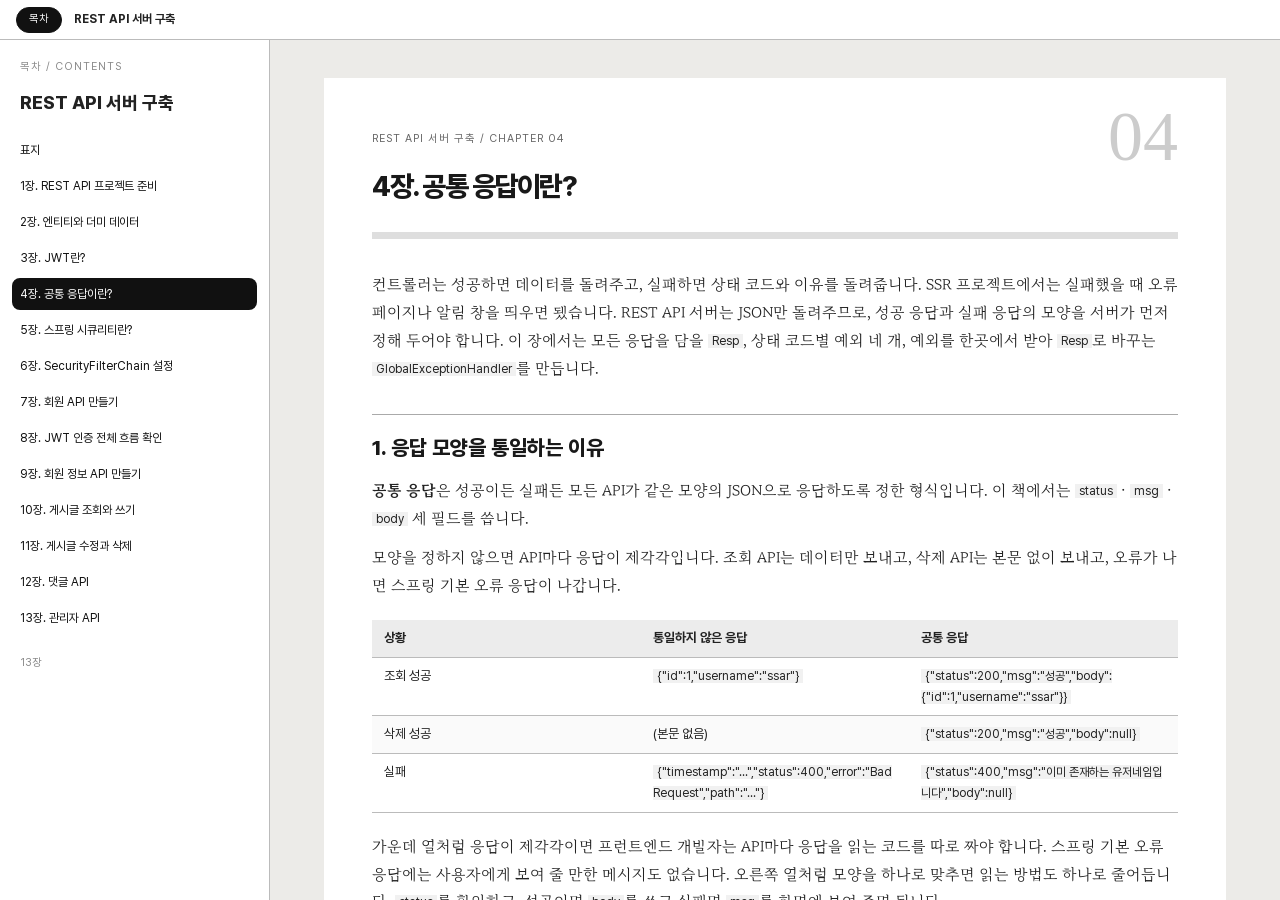
<file: chapters/04.html>
<!doctype html><html lang="ko"><head><meta charset="utf-8"><meta http-equiv="Content-Security-Policy" content="default-src 'none'; img-src 'self' data: blob:; font-src 'self'; style-src 'self' 'unsafe-inline'; script-src 'self' 'unsafe-inline'"><meta name="viewport" content="width=device-width,initial-scale=1"><title>REST API 서버 구축</title><link rel="stylesheet" href="../assets/book-d4f8cb83afec858a.css"></head><body><div class="reader" data-toc="open"><header class="book-bar"><button type="button" class="toc-toggle" aria-expanded="true" aria-controls="toc">목차</button><span class="book-bar__title">REST API 서버 구축</span></header><aside class="toc" id="toc"><p class="caption">목차 / CONTENTS</p><div class="toc-title">REST API 서버 구축</div><a href="../index.html" data-chapter="0" title="표지" aria-current="false">표지</a><a href="01.html" data-chapter="1" title="1장. REST API 프로젝트 준비" aria-current="false">1장. REST API 프로젝트 준비</a><a href="02.html" data-chapter="2" title="2장. 엔티티와 더미 데이터" aria-current="false">2장. 엔티티와 더미 데이터</a><a href="03.html" data-chapter="3" title="3장. JWT란?" aria-current="false">3장. JWT란?</a><a href="04.html" data-chapter="4" title="4장. 공통 응답이란?" aria-current="true">4장. 공통 응답이란?</a><a href="05.html" data-chapter="5" title="5장. 스프링 시큐리티란?" aria-current="false">5장. 스프링 시큐리티란?</a><a href="06.html" data-chapter="6" title="6장. SecurityFilterChain 설정" aria-current="false">6장. SecurityFilterChain 설정</a><a href="07.html" data-chapter="7" title="7장. 회원 API 만들기" aria-current="false">7장. 회원 API 만들기</a><a href="08.html" data-chapter="8" title="8장. JWT 인증 전체 흐름 확인" aria-current="false">8장. JWT 인증 전체 흐름 확인</a><a href="09.html" data-chapter="9" title="9장. 회원 정보 API 만들기" aria-current="false">9장. 회원 정보 API 만들기</a><a href="10.html" data-chapter="10" title="10장. 게시글 조회와 쓰기" aria-current="false">10장. 게시글 조회와 쓰기</a><a href="11.html" data-chapter="11" title="11장. 게시글 수정과 삭제" aria-current="false">11장. 게시글 수정과 삭제</a><a href="12.html" data-chapter="12" title="12장. 댓글 API" aria-current="false">12장. 댓글 API</a><a href="13.html" data-chapter="13" title="13장. 관리자 API" aria-current="false">13장. 관리자 API</a><footer>13장</footer></aside><main class="reading"><section class="chapter" id="chapter-4"><div class="eyebrow">REST API 서버 구축 / CHAPTER 04</div><span class="chapter-num" aria-hidden="true">04</span><h2>4장. 공통 응답이란?</h2><p>컨트롤러는 성공하면 데이터를 돌려주고, 실패하면 상태 코드와 이유를 돌려줍니다. SSR 프로젝트에서는 실패했을 때 오류 페이지나 알림 창을 띄우면 됐습니다. REST API 서버는 JSON만 돌려주므로, 성공 응답과 실패 응답의 모양을 서버가 먼저 정해 두어야 합니다. 이 장에서는 모든 응답을 담을 <code>Resp</code>, 상태 코드별 예외 네 개, 예외를 한곳에서 받아 <code>Resp</code>로 바꾸는 <code>GlobalExceptionHandler</code>를 만듭니다.</p>
<h3>1. 응답 모양을 통일하는 이유</h3>
<p><strong>공통 응답</strong>은 성공이든 실패든 모든 API가 같은 모양의 JSON으로 응답하도록 정한 형식입니다. 이 책에서는 <code>status</code> · <code>msg</code> · <code>body</code> 세 필드를 씁니다.</p>
<p>모양을 정하지 않으면 API마다 응답이 제각각입니다. 조회 API는 데이터만 보내고, 삭제 API는 본문 없이 보내고, 오류가 나면 스프링 기본 오류 응답이 나갑니다.</p>
<table><thead><tr><th>상황</th><th>통일하지 않은 응답</th><th>공통 응답</th></tr></thead><tbody><tr><td>조회 성공</td><td><code>{&quot;id&quot;:1,&quot;username&quot;:&quot;ssar&quot;}</code></td><td><code>{&quot;status&quot;:200,&quot;msg&quot;:&quot;성공&quot;,&quot;body&quot;:{&quot;id&quot;:1,&quot;username&quot;:&quot;ssar&quot;}}</code></td></tr><tr><td>삭제 성공</td><td>(본문 없음)</td><td><code>{&quot;status&quot;:200,&quot;msg&quot;:&quot;성공&quot;,&quot;body&quot;:null}</code></td></tr><tr><td>실패</td><td><code>{&quot;timestamp&quot;:&quot;...&quot;,&quot;status&quot;:400,&quot;error&quot;:&quot;Bad Request&quot;,&quot;path&quot;:&quot;...&quot;}</code></td><td><code>{&quot;status&quot;:400,&quot;msg&quot;:&quot;이미 존재하는 유저네임입니다&quot;,&quot;body&quot;:null}</code></td></tr></tbody></table>
<p>가운데 열처럼 응답이 제각각이면 프런트엔드 개발자는 API마다 응답을 읽는 코드를 따로 짜야 합니다. 스프링 기본 오류 응답에는 사용자에게 보여 줄 만한 메시지도 없습니다. 오른쪽 열처럼 모양을 하나로 맞추면 읽는 방법도 하나로 줄어듭니다. <code>status</code>를 확인하고, 성공이면 <code>body</code>를 쓰고 실패면 <code>msg</code>를 화면에 보여 주면 됩니다.</p>
<h3>2. 공통 응답 클래스</h3>
<h4>2.1 record로 만든 응답 상자</h4>
<p><code>Resp</code>는 <code>status</code> · <code>msg</code> · <code>body</code>를 담는 상자입니다. 값을 담아 JSON으로 내보내기만 하고 바꿀 일이 없으므로 <strong>record</strong>로 만듭니다. record는 자바 16부터 정식으로 쓸 수 있는 클래스 형태입니다. 괄호 안에 필드를 적으면 컴파일러가 그 필드로 생성자와 접근자 메서드를 만들어 줍니다.</p>
<p><strong>기본 문법</strong></p>
<div class="code-wrap" data-kind="code" data-lang="java"><div class="code-label"><span class="code-label__name">Java</span><div class="code-tools"><span class="copy-result" aria-live="polite"></span><button type="button" class="small copy">복사</button></div></div><div class="code-body"><div class="code-ln" aria-hidden="true">1
2
3</div><pre><code class="language-java" data-code="public record 이름(타입 필드1, 타입 필드2) {
    // 필요하면 메서드를 추가한다
}"><span class="token keyword">public</span> <span class="token keyword">record</span> 이름<span class="token punctuation">(</span>타입 필드<span class="token number">1</span><span class="token punctuation">,</span> 타입 필드<span class="token number">2</span><span class="token punctuation">)</span> <span class="token punctuation">{</span>
    <span class="token comment">// 필요하면 메서드를 추가한다</span>
<span class="token punctuation">}</span></code></pre></div></div>
<p><code>record Resp(Integer status, String msg, Object body)</code>라고 쓰면 <code>private final</code> 필드 세 개, 세 값을 받는 생성자, <code>status()</code> · <code>msg()</code> · <code>body()</code> 접근자가 생깁니다. 일반 클래스와 달리 접근자 이름에 <code>get</code>이 붙지 않습니다. JSON 변환을 맡는 Jackson은 record의 접근자를 읽어 필드 이름 그대로 JSON 키를 만듭니다. record는 DTO를 만들 때 본격적으로 쓰므로 자세한 문법은 7장에서 다룹니다.</p>
<p><code>body</code>에는 회원 정보, 게시글 목록, 토큰처럼 API마다 다른 값이 들어갑니다. 그래서 <code>body</code>의 타입을 제네릭 <code>T</code>로 열어 둡니다. <code>status</code>와 <code>msg</code>는 어떤 API든 타입이 같으므로 <code>Integer</code>와 <code>String</code>으로 정해 둡니다. <code>body</code>를 위 예처럼 <code>Object</code>로 두어도 동작은 하지만, 꺼내 쓸 때 형변환이 필요하고 타입이 틀려도 컴파일러가 알려 주지 못합니다.</p>
<p>이 장의 파일 경로는 기본 패키지 <code>com.newtenco.blog</code> 아래를 기준으로 적습니다.</p>
<p><strong>예제 4-1 — 공통 응답 Resp 만들기</strong></p>
<p><strong>파일명:</strong> <code>core/util/Resp.java</code></p>
<div class="code-wrap" data-kind="code" data-lang="java"><div class="code-label"><span class="code-label__name">Java</span><div class="code-tools"><span class="copy-result" aria-live="polite"></span><button type="button" class="small copy">복사</button></div></div><div class="code-body"><div class="code-ln" aria-hidden="true">1
2
3
4
5
6
7
8
9
10
11
12
13
14
15
16
17
18
19</div><pre><code class="language-java" data-code="package com.newtenco.blog.core.util;

import org.springframework.http.HttpStatus;
import org.springframework.http.ResponseEntity;

/**
 * 모든 API 응답을 같은 모양으로 맞추는 공통 상자.
 * { &quot;status&quot;: 200, &quot;msg&quot;: &quot;성공&quot;, &quot;body&quot;: { ... } }
 */
public record Resp&lt;T&gt;(Integer status, String msg, T body) {

    public static &lt;B&gt; ResponseEntity&lt;Resp&lt;B&gt;&gt; ok(B body) {
        return ResponseEntity.ok(new Resp&lt;&gt;(200, &quot;성공&quot;, body));
    }

    public static ResponseEntity&lt;Resp&lt;Void&gt;&gt; fail(HttpStatus status, String msg) {
        return ResponseEntity.status(status).body(new Resp&lt;&gt;(status.value(), msg, null));
    }
}"><span class="token keyword">package</span> <span class="token namespace">com<span class="token punctuation">.</span>newtenco<span class="token punctuation">.</span>blog<span class="token punctuation">.</span>core<span class="token punctuation">.</span>util</span><span class="token punctuation">;</span>

<span class="token keyword">import</span> <span class="token import"><span class="token namespace">org<span class="token punctuation">.</span>springframework<span class="token punctuation">.</span>http<span class="token punctuation">.</span></span><span class="token class-name">HttpStatus</span></span><span class="token punctuation">;</span>
<span class="token keyword">import</span> <span class="token import"><span class="token namespace">org<span class="token punctuation">.</span>springframework<span class="token punctuation">.</span>http<span class="token punctuation">.</span></span><span class="token class-name">ResponseEntity</span></span><span class="token punctuation">;</span>

<span class="token comment">/**
 * 모든 API 응답을 같은 모양으로 맞추는 공통 상자.
 * { "status": 200, "msg": "성공", "body": { ... } }
 */</span>
<span class="token keyword">public</span> <span class="token keyword">record</span> <span class="token class-name">Resp</span><span class="token generics"><span class="token punctuation">&lt;</span><span class="token class-name">T</span><span class="token punctuation">></span></span><span class="token punctuation">(</span><span class="token class-name">Integer</span> status<span class="token punctuation">,</span> <span class="token class-name">String</span> msg<span class="token punctuation">,</span> <span class="token class-name">T</span> body<span class="token punctuation">)</span> <span class="token punctuation">{</span>

    <span class="token keyword">public</span> <span class="token keyword">static</span> <span class="token generics"><span class="token punctuation">&lt;</span><span class="token class-name">B</span><span class="token punctuation">></span></span> <span class="token class-name">ResponseEntity</span><span class="token generics"><span class="token punctuation">&lt;</span><span class="token class-name">Resp</span><span class="token punctuation">&lt;</span><span class="token class-name">B</span><span class="token punctuation">></span><span class="token punctuation">></span></span> <span class="token function">ok</span><span class="token punctuation">(</span><span class="token class-name">B</span> body<span class="token punctuation">)</span> <span class="token punctuation">{</span>
        <span class="token keyword">return</span> <span class="token class-name">ResponseEntity</span><span class="token punctuation">.</span><span class="token function">ok</span><span class="token punctuation">(</span><span class="token keyword">new</span> <span class="token class-name">Resp</span><span class="token generics"><span class="token punctuation">&lt;</span><span class="token punctuation">></span></span><span class="token punctuation">(</span><span class="token number">200</span><span class="token punctuation">,</span> <span class="token string">"성공"</span><span class="token punctuation">,</span> body<span class="token punctuation">)</span><span class="token punctuation">)</span><span class="token punctuation">;</span>
    <span class="token punctuation">}</span>

    <span class="token keyword">public</span> <span class="token keyword">static</span> <span class="token class-name">ResponseEntity</span><span class="token generics"><span class="token punctuation">&lt;</span><span class="token class-name">Resp</span><span class="token punctuation">&lt;</span><span class="token class-name">Void</span><span class="token punctuation">></span><span class="token punctuation">></span></span> <span class="token function">fail</span><span class="token punctuation">(</span><span class="token class-name">HttpStatus</span> status<span class="token punctuation">,</span> <span class="token class-name">String</span> msg<span class="token punctuation">)</span> <span class="token punctuation">{</span>
        <span class="token keyword">return</span> <span class="token class-name">ResponseEntity</span><span class="token punctuation">.</span><span class="token function">status</span><span class="token punctuation">(</span>status<span class="token punctuation">)</span><span class="token punctuation">.</span><span class="token function">body</span><span class="token punctuation">(</span><span class="token keyword">new</span> <span class="token class-name">Resp</span><span class="token generics"><span class="token punctuation">&lt;</span><span class="token punctuation">></span></span><span class="token punctuation">(</span>status<span class="token punctuation">.</span><span class="token function">value</span><span class="token punctuation">(</span><span class="token punctuation">)</span><span class="token punctuation">,</span> msg<span class="token punctuation">,</span> <span class="token keyword">null</span><span class="token punctuation">)</span><span class="token punctuation">)</span><span class="token punctuation">;</span>
    <span class="token punctuation">}</span>
<span class="token punctuation">}</span></code></pre></div></div>
<p>두 정적 메서드는 <code>Resp</code>를 <code>ResponseEntity</code>에 담아 돌려줍니다. <strong>ResponseEntity</strong>는 HTTP 응답 전체(상태 코드 · 헤더 · 본문)를 표현하는 스프링 클래스입니다. 본문만 돌려주면 HTTP 상태 코드는 항상 200이 됩니다. 실패 응답의 상태 코드를 400이나 404로 정하려고 <code>ResponseEntity</code>로 감쌉니다.</p>
<p><code>ok()</code>에는 <code>&lt;B&gt;</code>라는 타입 매개변수가 따로 붙어 있습니다. 클래스의 <code>T</code>는 객체를 만들 때 정해지는 타입이라 정적 메서드에서 쓸 수 없습니다. 그래서 정적 메서드가 자기 타입 매개변수를 선언하고, 넘겨받은 <code>body</code>의 타입으로 <code>Resp&lt;B&gt;</code>를 만듭니다.</p>
<h4>2.2 ok()와 fail()</h4>
<p>성공 응답은 <code>ok()</code>, 실패 응답은 <code>fail()</code>로 만듭니다.</p>
<table><thead><tr><th>메서드</th><th>쓰는 곳</th><th>HTTP 상태 코드</th><th>본문</th></tr></thead><tbody><tr><td><code>Resp.ok(body)</code></td><td>컨트롤러</td><td>200</td><td><code>{&quot;status&quot;:200,&quot;msg&quot;:&quot;성공&quot;,&quot;body&quot;:...}</code></td></tr><tr><td><code>Resp.fail(status, msg)</code></td><td><code>GlobalExceptionHandler</code></td><td>넘긴 <code>status</code></td><td><code>{&quot;status&quot;:...,&quot;msg&quot;:...,&quot;body&quot;:null}</code></td></tr></tbody></table>
<p>컨트롤러는 성공한 경우만 책임집니다. 서비스가 돌려준 값을 <code>Resp.ok()</code>에 넣어 반환하면 끝입니다.</p>
<p><strong>코드 조각</strong></p>
<div class="code-wrap" data-kind="code" data-lang="java"><div class="code-label"><span class="code-label__name">Java</span><div class="code-tools"><span class="copy-result" aria-live="polite"></span><button type="button" class="small copy">복사</button></div></div><div class="code-body"><div class="code-ln" aria-hidden="true">1
2
3
4
5</div><pre><code class="language-java" data-code="@GetMapping(&quot;/api/boards/{id}&quot;)
public ResponseEntity&lt;?&gt; detail(@PathVariable Integer id) {
    BoardResponse.Detail respDTO = boardService.상세보기(id);
    return Resp.ok(respDTO);
}"><span class="token annotation punctuation">@GetMapping</span><span class="token punctuation">(</span><span class="token string">"/api/boards/{id}"</span><span class="token punctuation">)</span>
<span class="token keyword">public</span> <span class="token class-name">ResponseEntity</span><span class="token generics"><span class="token punctuation">&lt;</span><span class="token operator">?</span><span class="token punctuation">></span></span> <span class="token function">detail</span><span class="token punctuation">(</span><span class="token annotation punctuation">@PathVariable</span> <span class="token class-name">Integer</span> id<span class="token punctuation">)</span> <span class="token punctuation">{</span>
    <span class="token class-name">BoardResponse<span class="token punctuation">.</span>Detail</span> respDTO <span class="token operator">=</span> boardService<span class="token punctuation">.</span>상세보기<span class="token punctuation">(</span>id<span class="token punctuation">)</span><span class="token punctuation">;</span>
    <span class="token keyword">return</span> <span class="token class-name">Resp</span><span class="token punctuation">.</span><span class="token function">ok</span><span class="token punctuation">(</span>respDTO<span class="token punctuation">)</span><span class="token punctuation">;</span>
<span class="token punctuation">}</span></code></pre></div></div>
<p>실패 응답은 컨트롤러가 직접 만들지 않습니다. 서비스가 예외를 던지면 4절의 <code>GlobalExceptionHandler</code>가 받아서 <code>Resp.fail()</code>로 응답합니다. 그래서 <code>fail()</code>은 처리기에서만 씁니다. <code>fail()</code>의 <code>body</code>는 항상 <code>null</code>이므로 타입을 &quot;값 없음&quot;을 뜻하는 <code>Void</code>로 정했습니다.</p>
<p><code>fail()</code>은 HTTP 상태 코드와 본문의 <code>status</code>에 같은 값을 넣습니다. 상태 코드가 두 군데에 있는 셈입니다. HTTP 상태 코드는 브라우저와 HTTP 클라이언트 라이브러리가 성공과 실패를 판단할 때 쓰고, 본문의 <code>status</code>는 JSON만 받아서 처리하는 프런트엔드 코드가 씁니다.</p>
<h3>3. 사용자 정의 예외</h3>
<h4>3.1 상태 코드별 예외(400·401·403·404)</h4>
<p>서비스 코드는 예외를 던져서 실패를 알립니다. 처리기는 예외 종류를 보고 상태 코드를 정하므로, 이 프로젝트에서 자주 쓰는 실패 상태 코드마다 예외 클래스를 하나씩 만듭니다.</p>
<table><thead><tr><th>예외</th><th>상태 코드</th><th>던지는 상황(예)</th></tr></thead><tbody><tr><td><code>BadRequestException</code></td><td>400 Bad Request</td><td>이미 존재하는 유저네임으로 가입</td></tr><tr><td><code>UnauthorizedException</code></td><td>401 Unauthorized</td><td>로그인할 때 비밀번호 불일치</td></tr><tr><td><code>ForbiddenException</code></td><td>403 Forbidden</td><td>남의 게시글 수정</td></tr><tr><td><code>NotFoundException</code></td><td>404 Not Found</td><td>없는 게시글 조회</td></tr></tbody></table>
<p>401과 403의 차이는 5장에서 인증과 인가를 배울 때 정리합니다. 여기서는 401은 &quot;누구인지 확인하지 못함&quot;, 403은 &quot;누구인지는 알지만 권한이 없음&quot;으로 기억해 두면 됩니다.</p>
<p><strong>예제 4-2 — 상태 코드별 예외 만들기</strong></p>
<p><strong>이어서:</strong> 예제 4-1</p>
<p><code>core/handler/errors</code> 패키지에 네 파일을 만듭니다. 네 파일은 클래스 이름과 주석만 다르고 모양은 같습니다.</p>
<p><strong>파일명:</strong> <code>core/handler/errors/BadRequestException.java</code></p>
<div class="code-wrap" data-kind="code" data-lang="java"><div class="code-label"><span class="code-label__name">Java</span><div class="code-tools"><span class="copy-result" aria-live="polite"></span><button type="button" class="small copy">복사</button></div></div><div class="code-body"><div class="code-ln" aria-hidden="true">1
2
3
4
5
6
7
8</div><pre><code class="language-java" data-code="package com.newtenco.blog.core.handler.errors;

// 400: 잘못된 요청 (예: 이미 존재하는 유저네임)
public class BadRequestException extends RuntimeException {
    public BadRequestException(String msg) {
        super(msg);
    }
}"><span class="token keyword">package</span> <span class="token namespace">com<span class="token punctuation">.</span>newtenco<span class="token punctuation">.</span>blog<span class="token punctuation">.</span>core<span class="token punctuation">.</span>handler<span class="token punctuation">.</span>errors</span><span class="token punctuation">;</span>

<span class="token comment">// 400: 잘못된 요청 (예: 이미 존재하는 유저네임)</span>
<span class="token keyword">public</span> <span class="token keyword">class</span> <span class="token class-name">BadRequestException</span> <span class="token keyword">extends</span> <span class="token class-name">RuntimeException</span> <span class="token punctuation">{</span>
    <span class="token keyword">public</span> <span class="token class-name">BadRequestException</span><span class="token punctuation">(</span><span class="token class-name">String</span> msg<span class="token punctuation">)</span> <span class="token punctuation">{</span>
        <span class="token keyword">super</span><span class="token punctuation">(</span>msg<span class="token punctuation">)</span><span class="token punctuation">;</span>
    <span class="token punctuation">}</span>
<span class="token punctuation">}</span></code></pre></div></div>
<p><strong>파일명:</strong> <code>core/handler/errors/UnauthorizedException.java</code></p>
<div class="code-wrap" data-kind="code" data-lang="java"><div class="code-label"><span class="code-label__name">Java</span><div class="code-tools"><span class="copy-result" aria-live="polite"></span><button type="button" class="small copy">복사</button></div></div><div class="code-body"><div class="code-ln" aria-hidden="true">1
2
3
4
5
6
7
8</div><pre><code class="language-java" data-code="package com.newtenco.blog.core.handler.errors;

// 401: 인증 실패 (예: 비밀번호 불일치)
public class UnauthorizedException extends RuntimeException {
    public UnauthorizedException(String msg) {
        super(msg);
    }
}"><span class="token keyword">package</span> <span class="token namespace">com<span class="token punctuation">.</span>newtenco<span class="token punctuation">.</span>blog<span class="token punctuation">.</span>core<span class="token punctuation">.</span>handler<span class="token punctuation">.</span>errors</span><span class="token punctuation">;</span>

<span class="token comment">// 401: 인증 실패 (예: 비밀번호 불일치)</span>
<span class="token keyword">public</span> <span class="token keyword">class</span> <span class="token class-name">UnauthorizedException</span> <span class="token keyword">extends</span> <span class="token class-name">RuntimeException</span> <span class="token punctuation">{</span>
    <span class="token keyword">public</span> <span class="token class-name">UnauthorizedException</span><span class="token punctuation">(</span><span class="token class-name">String</span> msg<span class="token punctuation">)</span> <span class="token punctuation">{</span>
        <span class="token keyword">super</span><span class="token punctuation">(</span>msg<span class="token punctuation">)</span><span class="token punctuation">;</span>
    <span class="token punctuation">}</span>
<span class="token punctuation">}</span></code></pre></div></div>
<p><strong>파일명:</strong> <code>core/handler/errors/ForbiddenException.java</code></p>
<div class="code-wrap" data-kind="code" data-lang="java"><div class="code-label"><span class="code-label__name">Java</span><div class="code-tools"><span class="copy-result" aria-live="polite"></span><button type="button" class="small copy">복사</button></div></div><div class="code-body"><div class="code-ln" aria-hidden="true">1
2
3
4
5
6
7
8</div><pre><code class="language-java" data-code="package com.newtenco.blog.core.handler.errors;

// 403: 권한 없음 (예: 남의 글 수정)
public class ForbiddenException extends RuntimeException {
    public ForbiddenException(String msg) {
        super(msg);
    }
}"><span class="token keyword">package</span> <span class="token namespace">com<span class="token punctuation">.</span>newtenco<span class="token punctuation">.</span>blog<span class="token punctuation">.</span>core<span class="token punctuation">.</span>handler<span class="token punctuation">.</span>errors</span><span class="token punctuation">;</span>

<span class="token comment">// 403: 권한 없음 (예: 남의 글 수정)</span>
<span class="token keyword">public</span> <span class="token keyword">class</span> <span class="token class-name">ForbiddenException</span> <span class="token keyword">extends</span> <span class="token class-name">RuntimeException</span> <span class="token punctuation">{</span>
    <span class="token keyword">public</span> <span class="token class-name">ForbiddenException</span><span class="token punctuation">(</span><span class="token class-name">String</span> msg<span class="token punctuation">)</span> <span class="token punctuation">{</span>
        <span class="token keyword">super</span><span class="token punctuation">(</span>msg<span class="token punctuation">)</span><span class="token punctuation">;</span>
    <span class="token punctuation">}</span>
<span class="token punctuation">}</span></code></pre></div></div>
<p><strong>파일명:</strong> <code>core/handler/errors/NotFoundException.java</code></p>
<div class="code-wrap" data-kind="code" data-lang="java"><div class="code-label"><span class="code-label__name">Java</span><div class="code-tools"><span class="copy-result" aria-live="polite"></span><button type="button" class="small copy">복사</button></div></div><div class="code-body"><div class="code-ln" aria-hidden="true">1
2
3
4
5
6
7
8</div><pre><code class="language-java" data-code="package com.newtenco.blog.core.handler.errors;

// 404: 자원 없음 (예: 없는 게시글)
public class NotFoundException extends RuntimeException {
    public NotFoundException(String msg) {
        super(msg);
    }
}"><span class="token keyword">package</span> <span class="token namespace">com<span class="token punctuation">.</span>newtenco<span class="token punctuation">.</span>blog<span class="token punctuation">.</span>core<span class="token punctuation">.</span>handler<span class="token punctuation">.</span>errors</span><span class="token punctuation">;</span>

<span class="token comment">// 404: 자원 없음 (예: 없는 게시글)</span>
<span class="token keyword">public</span> <span class="token keyword">class</span> <span class="token class-name">NotFoundException</span> <span class="token keyword">extends</span> <span class="token class-name">RuntimeException</span> <span class="token punctuation">{</span>
    <span class="token keyword">public</span> <span class="token class-name">NotFoundException</span><span class="token punctuation">(</span><span class="token class-name">String</span> msg<span class="token punctuation">)</span> <span class="token punctuation">{</span>
        <span class="token keyword">super</span><span class="token punctuation">(</span>msg<span class="token punctuation">)</span><span class="token punctuation">;</span>
    <span class="token punctuation">}</span>
<span class="token punctuation">}</span></code></pre></div></div>
<p>생성자로 받은 <code>msg</code>는 <code>super(msg)</code>로 부모 클래스에 넘깁니다. 이렇게 넘긴 메시지는 <code>getMessage()</code>로 다시 꺼낼 수 있고, 처리기는 이 메시지를 그대로 응답의 <code>msg</code>에 넣습니다. 그래서 예외를 던질 때 쓰는 메시지는 사용자가 읽을 문장으로 씁니다.</p>
<p><strong>코드 조각</strong></p>
<div class="code-wrap" data-kind="code" data-lang="java"><div class="code-label"><span class="code-label__name">Java</span><div class="code-tools"><span class="copy-result" aria-live="polite"></span><button type="button" class="small copy">복사</button></div></div><div class="code-body"><div class="code-ln" aria-hidden="true">1
2</div><pre><code class="language-java" data-code="Board board = boardRepository.findById(id)
        .orElseThrow(() -&gt; new NotFoundException(&quot;게시글을 찾을 수 없습니다&quot;));"><span class="token class-name">Board</span> board <span class="token operator">=</span> boardRepository<span class="token punctuation">.</span><span class="token function">findById</span><span class="token punctuation">(</span>id<span class="token punctuation">)</span>
        <span class="token punctuation">.</span><span class="token function">orElseThrow</span><span class="token punctuation">(</span><span class="token punctuation">(</span><span class="token punctuation">)</span> <span class="token operator">-></span> <span class="token keyword">new</span> <span class="token class-name">NotFoundException</span><span class="token punctuation">(</span><span class="token string">"게시글을 찾을 수 없습니다"</span><span class="token punctuation">)</span><span class="token punctuation">)</span><span class="token punctuation">;</span></code></pre></div></div>
<p>이 코드에서 게시글이 없으면 클라이언트는 404 상태 코드와 함께 <code>{&quot;status&quot;:404,&quot;msg&quot;:&quot;게시글을 찾을 수 없습니다&quot;,&quot;body&quot;:null}</code>을 받습니다. 서비스는 상태 코드나 JSON을 신경 쓰지 않고 &quot;무엇이 왜 실패했는지&quot;만 예외로 알립니다.</p>
<h4>3.2 RuntimeException을 상속하는 이유</h4>
<p>네 예외는 모두 <code>Exception</code>이 아니라 <code>RuntimeException</code>을 상속합니다. 어떤 클래스를 상속하느냐에 따라 예외를 던지는 쪽이 해야 할 일이 달라집니다.</p>
<p><code>Exception</code>을 상속한 예외(<strong>체크 예외(checked exception)</strong>)를 던지면, 컴파일러가 &quot;이 예외를 어떻게 처리할지 적으라&quot;고 요구합니다. 그래서 메서드 이름 옆에 <code>throws</code>를 붙여야 하고, 그 메서드를 부르는 쪽도 다시 <code>throws</code>를 붙이거나 <code>try-catch</code>로 감싸야 합니다.</p>
<p><strong>코드 조각</strong></p>
<div class="code-wrap" data-kind="code" data-lang="java"><div class="code-label"><span class="code-label__name">Java</span><div class="code-tools"><span class="copy-result" aria-live="polite"></span><button type="button" class="small copy">복사</button></div></div><div class="code-body"><div class="code-ln" aria-hidden="true">1
2
3</div><pre><code class="language-java" data-code="// Exception을 상속했다면
public BoardResponse.Detail 상세보기(Integer id) throws NotFoundException { ... }   // 서비스에 throws
public ResponseEntity&lt;?&gt; detail(...) throws NotFoundException { ... } // 컨트롤러에도 throws"><span class="token comment">// Exception을 상속했다면</span>
<span class="token keyword">public</span> <span class="token class-name">BoardResponse<span class="token punctuation">.</span>Detail</span> 상세보기<span class="token punctuation">(</span><span class="token class-name">Integer</span> id<span class="token punctuation">)</span> <span class="token keyword">throws</span> <span class="token class-name">NotFoundException</span> <span class="token punctuation">{</span> <span class="token punctuation">.</span><span class="token punctuation">.</span><span class="token punctuation">.</span> <span class="token punctuation">}</span>   <span class="token comment">// 서비스에 throws</span>
<span class="token keyword">public</span> <span class="token class-name">ResponseEntity</span><span class="token generics"><span class="token punctuation">&lt;</span><span class="token operator">?</span><span class="token punctuation">></span></span> <span class="token function">detail</span><span class="token punctuation">(</span><span class="token punctuation">.</span><span class="token punctuation">.</span><span class="token punctuation">.</span><span class="token punctuation">)</span> <span class="token keyword">throws</span> <span class="token class-name">NotFoundException</span> <span class="token punctuation">{</span> <span class="token punctuation">.</span><span class="token punctuation">.</span><span class="token punctuation">.</span> <span class="token punctuation">}</span> <span class="token comment">// 컨트롤러에도 throws</span></code></pre></div></div>
<p><code>RuntimeException</code>을 상속한 예외(<strong>언체크 예외(unchecked exception)</strong>)는 이런 표시를 요구하지 않습니다. 서비스는 <code>throw</code>만 하면 되고, 컨트롤러는 아무것도 하지 않아도 예외가 <code>GlobalExceptionHandler</code>까지 그대로 올라갑니다. 이 책의 예외는 모두 처리기 한 곳에서 받으므로, 중간에 <code>throws</code>를 적을 이유가 없습니다.</p>
<p>하나 더, 스프링의 <code>@Transactional</code>은 <code>RuntimeException</code>이 발생하면 그 트랜잭션에서 바꾼 DB 내용을 취소(롤백)합니다. <code>Exception</code>을 상속한 예외라면 따로 설정하지 않는 한 취소하지 않습니다. 실패를 알리는 예외에서 DB 변경이 취소되도록 <code>RuntimeException</code>을 상속하는 것이 안전합니다.</p>
<h3>4. GlobalExceptionHandler</h3>
<h4>4.1 @RestControllerAdvice와 @ExceptionHandler</h4>
<p>서비스가 던진 예외는 컨트롤러를 거쳐 밖으로 나갑니다. 아무도 잡지 않으면 스프링은 500 상태 코드와 기본 오류 응답을 보냅니다. 이런 예외를 컨트롤러마다 <code>try-catch</code>로 잡지 않고 한 클래스에 모아 처리하는 것이 <strong>전역 예외 처리기</strong>입니다.</p>
<table><thead><tr><th>어노테이션</th><th>붙이는 곳</th><th>역할</th></tr></thead><tbody><tr><td><code>@RestControllerAdvice</code></td><td>클래스</td><td>모든 컨트롤러에서 발생한 예외를 이 클래스가 받습니다. <code>@ControllerAdvice</code>와 <code>@ResponseBody</code>를 합친 것이라 반환값이 JSON 본문이 됩니다</td></tr><tr><td><code>@ExceptionHandler(예외.class)</code></td><td>메서드</td><td>지정한 예외와 그 하위 예외가 발생하면 이 메서드가 실행됩니다</td></tr></tbody></table>
<figure class="book-figure" data-type="generated" id="figure-2ddf3c4156c2"><div class="figure-scroll"><img src="../assets/img/9d1480af74919c5a.png" alt="예외가 공통 응답이 되는 길" data-raster="true"/></div><figcaption>예외가 공통 응답이 되는 길</figcaption></figure>
<p>그림 4-1처럼 서비스는 예외를 던지기만 하고, 처리기는 예외 종류에 맞는 <code>@ExceptionHandler</code> 메서드에서 <code>Resp.fail()</code>로 응답을 만듭니다. 예외 하나에 맞는 메서드가 여러 개면 스프링은 상속 관계에서 가장 가까운 예외를 지정한 메서드를 고릅니다. 예를 들어 <code>NotFoundException</code>이 발생하면 <code>Exception.class</code> 메서드도 조건에 맞지만, 더 가까운 <code>NotFoundException.class</code> 메서드가 실행됩니다.</p>
<p><strong>예제 4-3 — 전역 예외 처리기 만들기</strong></p>
<p><strong>이어서:</strong> 예제 4-2</p>
<p><strong>파일명:</strong> <code>core/handler/GlobalExceptionHandler.java</code></p>
<div class="code-wrap" data-kind="code" data-lang="java"><div class="code-label"><span class="code-label__name">Java</span><div class="code-tools"><span class="copy-result" aria-live="polite"></span><button type="button" class="small copy">복사</button></div></div><div class="code-body"><div class="code-ln" aria-hidden="true">1
2
3
4
5
6
7
8
9
10
11
12
13
14
15
16
17
18
19
20
21
22
23
24
25
26
27
28
29
30
31
32
33
34
35
36
37
38
39
40
41
42
43
44
45
46
47
48
49
50
51
52
53
54
55
56
57
58
59
60
61
62
63
64
65
66
67
68
69
70
71
72
73
74
75
76</div><pre><code class="language-java" data-code="package com.newtenco.blog.core.handler;

import com.newtenco.blog.core.handler.errors.BadRequestException;
import com.newtenco.blog.core.handler.errors.ForbiddenException;
import com.newtenco.blog.core.handler.errors.NotFoundException;
import com.newtenco.blog.core.handler.errors.UnauthorizedException;
import com.newtenco.blog.core.util.Resp;
import lombok.extern.slf4j.Slf4j;
import org.springframework.http.HttpStatus;
import org.springframework.http.ResponseEntity;
import org.springframework.validation.FieldError;
import org.springframework.web.ErrorResponse;
import org.springframework.web.bind.MethodArgumentNotValidException;
import org.springframework.web.bind.MissingServletRequestParameterException;
import org.springframework.web.bind.annotation.ExceptionHandler;
import org.springframework.web.bind.annotation.RestControllerAdvice;

/**
 * 컨트롤러/서비스에서 던진 예외를 한곳에서 잡아 Resp 모양으로 응답한다.
 */
@Slf4j
@RestControllerAdvice
public class GlobalExceptionHandler {

    // @Valid 검증 실패 -&gt; 400
    // 컨트롤러마다 if (errors.hasErrors()) 를 쓰지 않아도 여기서 한 번에 처리된다.
    @ExceptionHandler(MethodArgumentNotValidException.class)
    public ResponseEntity&lt;?&gt; validation(MethodArgumentNotValidException e) {
        FieldError fe = e.getBindingResult().getFieldErrors().getFirst();
        String msg = fe.getField() + &quot;:&quot; + fe.getDefaultMessage();
        log.warn(&quot;[400] 유효성 검사 실패 - {}&quot;, msg);
        return Resp.fail(HttpStatus.BAD_REQUEST, msg);
    }

    // 필수 쿼리스트링(?username=) 누락 -&gt; 400
    @ExceptionHandler(MissingServletRequestParameterException.class)
    public ResponseEntity&lt;?&gt; missingParam(MissingServletRequestParameterException e) {
        return Resp.fail(HttpStatus.BAD_REQUEST, e.getParameterName() + &quot;:값을 입력해주세요&quot;);
    }

    @ExceptionHandler(BadRequestException.class)
    public ResponseEntity&lt;?&gt; ex400(BadRequestException e) {
        log.warn(&quot;[400] {}&quot;, e.getMessage());
        return Resp.fail(HttpStatus.BAD_REQUEST, e.getMessage());
    }

    @ExceptionHandler(UnauthorizedException.class)
    public ResponseEntity&lt;?&gt; ex401(UnauthorizedException e) {
        log.warn(&quot;[401] {}&quot;, e.getMessage());
        return Resp.fail(HttpStatus.UNAUTHORIZED, e.getMessage());
    }

    @ExceptionHandler(ForbiddenException.class)
    public ResponseEntity&lt;?&gt; ex403(ForbiddenException e) {
        log.warn(&quot;[403] {}&quot;, e.getMessage());
        return Resp.fail(HttpStatus.FORBIDDEN, e.getMessage());
    }

    @ExceptionHandler(NotFoundException.class)
    public ResponseEntity&lt;?&gt; ex404(NotFoundException e) {
        log.warn(&quot;[404] {}&quot;, e.getMessage());
        return Resp.fail(HttpStatus.NOT_FOUND, e.getMessage());
    }

    // 예상하지 못한 모든 예외 -&gt; 500 (내부 메시지는 숨긴다)
    @ExceptionHandler(Exception.class)
    public ResponseEntity&lt;?&gt; exUnknown(Exception e) {
        // 없는 주소(404), 허용하지 않는 메서드(405) 같은 스프링 MVC 예외는 원래 상태 코드를 유지한다
        if (e instanceof ErrorResponse er) {
            HttpStatus status = HttpStatus.valueOf(er.getStatusCode().value());
            return Resp.fail(status, status.getReasonPhrase());
        }
        log.error(&quot;[500] 예상하지 못한 오류&quot;, e);
        return Resp.fail(HttpStatus.INTERNAL_SERVER_ERROR, &quot;관리자에게 문의하세요&quot;);
    }
}"><span class="token keyword">package</span> <span class="token namespace">com<span class="token punctuation">.</span>newtenco<span class="token punctuation">.</span>blog<span class="token punctuation">.</span>core<span class="token punctuation">.</span>handler</span><span class="token punctuation">;</span>

<span class="token keyword">import</span> <span class="token import"><span class="token namespace">com<span class="token punctuation">.</span>newtenco<span class="token punctuation">.</span>blog<span class="token punctuation">.</span>core<span class="token punctuation">.</span>handler<span class="token punctuation">.</span>errors<span class="token punctuation">.</span></span><span class="token class-name">BadRequestException</span></span><span class="token punctuation">;</span>
<span class="token keyword">import</span> <span class="token import"><span class="token namespace">com<span class="token punctuation">.</span>newtenco<span class="token punctuation">.</span>blog<span class="token punctuation">.</span>core<span class="token punctuation">.</span>handler<span class="token punctuation">.</span>errors<span class="token punctuation">.</span></span><span class="token class-name">ForbiddenException</span></span><span class="token punctuation">;</span>
<span class="token keyword">import</span> <span class="token import"><span class="token namespace">com<span class="token punctuation">.</span>newtenco<span class="token punctuation">.</span>blog<span class="token punctuation">.</span>core<span class="token punctuation">.</span>handler<span class="token punctuation">.</span>errors<span class="token punctuation">.</span></span><span class="token class-name">NotFoundException</span></span><span class="token punctuation">;</span>
<span class="token keyword">import</span> <span class="token import"><span class="token namespace">com<span class="token punctuation">.</span>newtenco<span class="token punctuation">.</span>blog<span class="token punctuation">.</span>core<span class="token punctuation">.</span>handler<span class="token punctuation">.</span>errors<span class="token punctuation">.</span></span><span class="token class-name">UnauthorizedException</span></span><span class="token punctuation">;</span>
<span class="token keyword">import</span> <span class="token import"><span class="token namespace">com<span class="token punctuation">.</span>newtenco<span class="token punctuation">.</span>blog<span class="token punctuation">.</span>core<span class="token punctuation">.</span>util<span class="token punctuation">.</span></span><span class="token class-name">Resp</span></span><span class="token punctuation">;</span>
<span class="token keyword">import</span> <span class="token import"><span class="token namespace">lombok<span class="token punctuation">.</span>extern<span class="token punctuation">.</span>slf4j<span class="token punctuation">.</span></span><span class="token class-name">Slf4j</span></span><span class="token punctuation">;</span>
<span class="token keyword">import</span> <span class="token import"><span class="token namespace">org<span class="token punctuation">.</span>springframework<span class="token punctuation">.</span>http<span class="token punctuation">.</span></span><span class="token class-name">HttpStatus</span></span><span class="token punctuation">;</span>
<span class="token keyword">import</span> <span class="token import"><span class="token namespace">org<span class="token punctuation">.</span>springframework<span class="token punctuation">.</span>http<span class="token punctuation">.</span></span><span class="token class-name">ResponseEntity</span></span><span class="token punctuation">;</span>
<span class="token keyword">import</span> <span class="token import"><span class="token namespace">org<span class="token punctuation">.</span>springframework<span class="token punctuation">.</span>validation<span class="token punctuation">.</span></span><span class="token class-name">FieldError</span></span><span class="token punctuation">;</span>
<span class="token keyword">import</span> <span class="token import"><span class="token namespace">org<span class="token punctuation">.</span>springframework<span class="token punctuation">.</span>web<span class="token punctuation">.</span></span><span class="token class-name">ErrorResponse</span></span><span class="token punctuation">;</span>
<span class="token keyword">import</span> <span class="token import"><span class="token namespace">org<span class="token punctuation">.</span>springframework<span class="token punctuation">.</span>web<span class="token punctuation">.</span>bind<span class="token punctuation">.</span></span><span class="token class-name">MethodArgumentNotValidException</span></span><span class="token punctuation">;</span>
<span class="token keyword">import</span> <span class="token import"><span class="token namespace">org<span class="token punctuation">.</span>springframework<span class="token punctuation">.</span>web<span class="token punctuation">.</span>bind<span class="token punctuation">.</span></span><span class="token class-name">MissingServletRequestParameterException</span></span><span class="token punctuation">;</span>
<span class="token keyword">import</span> <span class="token import"><span class="token namespace">org<span class="token punctuation">.</span>springframework<span class="token punctuation">.</span>web<span class="token punctuation">.</span>bind<span class="token punctuation">.</span>annotation<span class="token punctuation">.</span></span><span class="token class-name">ExceptionHandler</span></span><span class="token punctuation">;</span>
<span class="token keyword">import</span> <span class="token import"><span class="token namespace">org<span class="token punctuation">.</span>springframework<span class="token punctuation">.</span>web<span class="token punctuation">.</span>bind<span class="token punctuation">.</span>annotation<span class="token punctuation">.</span></span><span class="token class-name">RestControllerAdvice</span></span><span class="token punctuation">;</span>

<span class="token comment">/**
 * 컨트롤러/서비스에서 던진 예외를 한곳에서 잡아 Resp 모양으로 응답한다.
 */</span>
<span class="token annotation punctuation">@Slf4j</span>
<span class="token annotation punctuation">@RestControllerAdvice</span>
<span class="token keyword">public</span> <span class="token keyword">class</span> <span class="token class-name">GlobalExceptionHandler</span> <span class="token punctuation">{</span>

    <span class="token comment">// @Valid 검증 실패 -> 400</span>
    <span class="token comment">// 컨트롤러마다 if (errors.hasErrors()) 를 쓰지 않아도 여기서 한 번에 처리된다.</span>
    <span class="token annotation punctuation">@ExceptionHandler</span><span class="token punctuation">(</span><span class="token class-name">MethodArgumentNotValidException</span><span class="token punctuation">.</span><span class="token keyword">class</span><span class="token punctuation">)</span>
    <span class="token keyword">public</span> <span class="token class-name">ResponseEntity</span><span class="token generics"><span class="token punctuation">&lt;</span><span class="token operator">?</span><span class="token punctuation">></span></span> <span class="token function">validation</span><span class="token punctuation">(</span><span class="token class-name">MethodArgumentNotValidException</span> e<span class="token punctuation">)</span> <span class="token punctuation">{</span>
        <span class="token class-name">FieldError</span> fe <span class="token operator">=</span> e<span class="token punctuation">.</span><span class="token function">getBindingResult</span><span class="token punctuation">(</span><span class="token punctuation">)</span><span class="token punctuation">.</span><span class="token function">getFieldErrors</span><span class="token punctuation">(</span><span class="token punctuation">)</span><span class="token punctuation">.</span><span class="token function">getFirst</span><span class="token punctuation">(</span><span class="token punctuation">)</span><span class="token punctuation">;</span>
        <span class="token class-name">String</span> msg <span class="token operator">=</span> fe<span class="token punctuation">.</span><span class="token function">getField</span><span class="token punctuation">(</span><span class="token punctuation">)</span> <span class="token operator">+</span> <span class="token string">":"</span> <span class="token operator">+</span> fe<span class="token punctuation">.</span><span class="token function">getDefaultMessage</span><span class="token punctuation">(</span><span class="token punctuation">)</span><span class="token punctuation">;</span>
        log<span class="token punctuation">.</span><span class="token function">warn</span><span class="token punctuation">(</span><span class="token string">"[400] 유효성 검사 실패 - {}"</span><span class="token punctuation">,</span> msg<span class="token punctuation">)</span><span class="token punctuation">;</span>
        <span class="token keyword">return</span> <span class="token class-name">Resp</span><span class="token punctuation">.</span><span class="token function">fail</span><span class="token punctuation">(</span><span class="token class-name">HttpStatus</span><span class="token punctuation">.</span><span class="token constant">BAD_REQUEST</span><span class="token punctuation">,</span> msg<span class="token punctuation">)</span><span class="token punctuation">;</span>
    <span class="token punctuation">}</span>

    <span class="token comment">// 필수 쿼리스트링(?username=) 누락 -> 400</span>
    <span class="token annotation punctuation">@ExceptionHandler</span><span class="token punctuation">(</span><span class="token class-name">MissingServletRequestParameterException</span><span class="token punctuation">.</span><span class="token keyword">class</span><span class="token punctuation">)</span>
    <span class="token keyword">public</span> <span class="token class-name">ResponseEntity</span><span class="token generics"><span class="token punctuation">&lt;</span><span class="token operator">?</span><span class="token punctuation">></span></span> <span class="token function">missingParam</span><span class="token punctuation">(</span><span class="token class-name">MissingServletRequestParameterException</span> e<span class="token punctuation">)</span> <span class="token punctuation">{</span>
        <span class="token keyword">return</span> <span class="token class-name">Resp</span><span class="token punctuation">.</span><span class="token function">fail</span><span class="token punctuation">(</span><span class="token class-name">HttpStatus</span><span class="token punctuation">.</span><span class="token constant">BAD_REQUEST</span><span class="token punctuation">,</span> e<span class="token punctuation">.</span><span class="token function">getParameterName</span><span class="token punctuation">(</span><span class="token punctuation">)</span> <span class="token operator">+</span> <span class="token string">":값을 입력해주세요"</span><span class="token punctuation">)</span><span class="token punctuation">;</span>
    <span class="token punctuation">}</span>

    <span class="token annotation punctuation">@ExceptionHandler</span><span class="token punctuation">(</span><span class="token class-name">BadRequestException</span><span class="token punctuation">.</span><span class="token keyword">class</span><span class="token punctuation">)</span>
    <span class="token keyword">public</span> <span class="token class-name">ResponseEntity</span><span class="token generics"><span class="token punctuation">&lt;</span><span class="token operator">?</span><span class="token punctuation">></span></span> <span class="token function">ex400</span><span class="token punctuation">(</span><span class="token class-name">BadRequestException</span> e<span class="token punctuation">)</span> <span class="token punctuation">{</span>
        log<span class="token punctuation">.</span><span class="token function">warn</span><span class="token punctuation">(</span><span class="token string">"[400] {}"</span><span class="token punctuation">,</span> e<span class="token punctuation">.</span><span class="token function">getMessage</span><span class="token punctuation">(</span><span class="token punctuation">)</span><span class="token punctuation">)</span><span class="token punctuation">;</span>
        <span class="token keyword">return</span> <span class="token class-name">Resp</span><span class="token punctuation">.</span><span class="token function">fail</span><span class="token punctuation">(</span><span class="token class-name">HttpStatus</span><span class="token punctuation">.</span><span class="token constant">BAD_REQUEST</span><span class="token punctuation">,</span> e<span class="token punctuation">.</span><span class="token function">getMessage</span><span class="token punctuation">(</span><span class="token punctuation">)</span><span class="token punctuation">)</span><span class="token punctuation">;</span>
    <span class="token punctuation">}</span>

    <span class="token annotation punctuation">@ExceptionHandler</span><span class="token punctuation">(</span><span class="token class-name">UnauthorizedException</span><span class="token punctuation">.</span><span class="token keyword">class</span><span class="token punctuation">)</span>
    <span class="token keyword">public</span> <span class="token class-name">ResponseEntity</span><span class="token generics"><span class="token punctuation">&lt;</span><span class="token operator">?</span><span class="token punctuation">></span></span> <span class="token function">ex401</span><span class="token punctuation">(</span><span class="token class-name">UnauthorizedException</span> e<span class="token punctuation">)</span> <span class="token punctuation">{</span>
        log<span class="token punctuation">.</span><span class="token function">warn</span><span class="token punctuation">(</span><span class="token string">"[401] {}"</span><span class="token punctuation">,</span> e<span class="token punctuation">.</span><span class="token function">getMessage</span><span class="token punctuation">(</span><span class="token punctuation">)</span><span class="token punctuation">)</span><span class="token punctuation">;</span>
        <span class="token keyword">return</span> <span class="token class-name">Resp</span><span class="token punctuation">.</span><span class="token function">fail</span><span class="token punctuation">(</span><span class="token class-name">HttpStatus</span><span class="token punctuation">.</span><span class="token constant">UNAUTHORIZED</span><span class="token punctuation">,</span> e<span class="token punctuation">.</span><span class="token function">getMessage</span><span class="token punctuation">(</span><span class="token punctuation">)</span><span class="token punctuation">)</span><span class="token punctuation">;</span>
    <span class="token punctuation">}</span>

    <span class="token annotation punctuation">@ExceptionHandler</span><span class="token punctuation">(</span><span class="token class-name">ForbiddenException</span><span class="token punctuation">.</span><span class="token keyword">class</span><span class="token punctuation">)</span>
    <span class="token keyword">public</span> <span class="token class-name">ResponseEntity</span><span class="token generics"><span class="token punctuation">&lt;</span><span class="token operator">?</span><span class="token punctuation">></span></span> <span class="token function">ex403</span><span class="token punctuation">(</span><span class="token class-name">ForbiddenException</span> e<span class="token punctuation">)</span> <span class="token punctuation">{</span>
        log<span class="token punctuation">.</span><span class="token function">warn</span><span class="token punctuation">(</span><span class="token string">"[403] {}"</span><span class="token punctuation">,</span> e<span class="token punctuation">.</span><span class="token function">getMessage</span><span class="token punctuation">(</span><span class="token punctuation">)</span><span class="token punctuation">)</span><span class="token punctuation">;</span>
        <span class="token keyword">return</span> <span class="token class-name">Resp</span><span class="token punctuation">.</span><span class="token function">fail</span><span class="token punctuation">(</span><span class="token class-name">HttpStatus</span><span class="token punctuation">.</span><span class="token constant">FORBIDDEN</span><span class="token punctuation">,</span> e<span class="token punctuation">.</span><span class="token function">getMessage</span><span class="token punctuation">(</span><span class="token punctuation">)</span><span class="token punctuation">)</span><span class="token punctuation">;</span>
    <span class="token punctuation">}</span>

    <span class="token annotation punctuation">@ExceptionHandler</span><span class="token punctuation">(</span><span class="token class-name">NotFoundException</span><span class="token punctuation">.</span><span class="token keyword">class</span><span class="token punctuation">)</span>
    <span class="token keyword">public</span> <span class="token class-name">ResponseEntity</span><span class="token generics"><span class="token punctuation">&lt;</span><span class="token operator">?</span><span class="token punctuation">></span></span> <span class="token function">ex404</span><span class="token punctuation">(</span><span class="token class-name">NotFoundException</span> e<span class="token punctuation">)</span> <span class="token punctuation">{</span>
        log<span class="token punctuation">.</span><span class="token function">warn</span><span class="token punctuation">(</span><span class="token string">"[404] {}"</span><span class="token punctuation">,</span> e<span class="token punctuation">.</span><span class="token function">getMessage</span><span class="token punctuation">(</span><span class="token punctuation">)</span><span class="token punctuation">)</span><span class="token punctuation">;</span>
        <span class="token keyword">return</span> <span class="token class-name">Resp</span><span class="token punctuation">.</span><span class="token function">fail</span><span class="token punctuation">(</span><span class="token class-name">HttpStatus</span><span class="token punctuation">.</span><span class="token constant">NOT_FOUND</span><span class="token punctuation">,</span> e<span class="token punctuation">.</span><span class="token function">getMessage</span><span class="token punctuation">(</span><span class="token punctuation">)</span><span class="token punctuation">)</span><span class="token punctuation">;</span>
    <span class="token punctuation">}</span>

    <span class="token comment">// 예상하지 못한 모든 예외 -> 500 (내부 메시지는 숨긴다)</span>
    <span class="token annotation punctuation">@ExceptionHandler</span><span class="token punctuation">(</span><span class="token class-name">Exception</span><span class="token punctuation">.</span><span class="token keyword">class</span><span class="token punctuation">)</span>
    <span class="token keyword">public</span> <span class="token class-name">ResponseEntity</span><span class="token generics"><span class="token punctuation">&lt;</span><span class="token operator">?</span><span class="token punctuation">></span></span> <span class="token function">exUnknown</span><span class="token punctuation">(</span><span class="token class-name">Exception</span> e<span class="token punctuation">)</span> <span class="token punctuation">{</span>
        <span class="token comment">// 없는 주소(404), 허용하지 않는 메서드(405) 같은 스프링 MVC 예외는 원래 상태 코드를 유지한다</span>
        <span class="token keyword">if</span> <span class="token punctuation">(</span>e <span class="token keyword">instanceof</span> <span class="token class-name">ErrorResponse</span> er<span class="token punctuation">)</span> <span class="token punctuation">{</span>
            <span class="token class-name">HttpStatus</span> status <span class="token operator">=</span> <span class="token class-name">HttpStatus</span><span class="token punctuation">.</span><span class="token function">valueOf</span><span class="token punctuation">(</span>er<span class="token punctuation">.</span><span class="token function">getStatusCode</span><span class="token punctuation">(</span><span class="token punctuation">)</span><span class="token punctuation">.</span><span class="token function">value</span><span class="token punctuation">(</span><span class="token punctuation">)</span><span class="token punctuation">)</span><span class="token punctuation">;</span>
            <span class="token keyword">return</span> <span class="token class-name">Resp</span><span class="token punctuation">.</span><span class="token function">fail</span><span class="token punctuation">(</span>status<span class="token punctuation">,</span> status<span class="token punctuation">.</span><span class="token function">getReasonPhrase</span><span class="token punctuation">(</span><span class="token punctuation">)</span><span class="token punctuation">)</span><span class="token punctuation">;</span>
        <span class="token punctuation">}</span>
        log<span class="token punctuation">.</span><span class="token function">error</span><span class="token punctuation">(</span><span class="token string">"[500] 예상하지 못한 오류"</span><span class="token punctuation">,</span> e<span class="token punctuation">)</span><span class="token punctuation">;</span>
        <span class="token keyword">return</span> <span class="token class-name">Resp</span><span class="token punctuation">.</span><span class="token function">fail</span><span class="token punctuation">(</span><span class="token class-name">HttpStatus</span><span class="token punctuation">.</span><span class="token constant">INTERNAL_SERVER_ERROR</span><span class="token punctuation">,</span> <span class="token string">"관리자에게 문의하세요"</span><span class="token punctuation">)</span><span class="token punctuation">;</span>
    <span class="token punctuation">}</span>
<span class="token punctuation">}</span></code></pre></div></div>
<p><strong>실행 결과</strong></p>
<p>서버를 실행하면 콘솔에 오류 없이 <code>Started</code>로 시작하는 줄이 출력됩니다.</p>
<p>아직 컨트롤러가 없고, 시큐리티의 기본 설정이 모든 요청을 로그인 화면으로 보냅니다. 그래서 지금은 처리기가 만든 응답을 직접 볼 수 없습니다. 404 응답은 6장에서, 400 · 401 응답은 7장에서 Talend API Tester로 확인합니다.</p>
<p><code>ex400()</code>부터 <code>ex404()</code>까지 네 메서드는 3절에서 만든 예외를 받아 상태 코드만 바꿔 <code>Resp.fail()</code>을 부릅니다. 응답하기 전에는 <code>log.warn()</code>으로 기록을 남깁니다. 클라이언트가 잘못 요청한 경우는 서버 고장이 아니므로 <code>warn</code> 수준으로 기록합니다.</p>
<p>이 처리기는 컨트롤러를 실행하는 과정에서 발생한 예외만 받습니다. 요청이 컨트롤러에 닿기 전에 시큐리티 필터가 막은 경우는 이 처리기를 거치지 않습니다. 필터 단계에서 401 · 403을 공통 응답 모양으로 보내는 방법은 6장에서 따로 만듭니다.</p>
<h4>4.2 @Valid 검증 실패 처리</h4>
<p>SSR 프로젝트에서는 컨트롤러 매개변수에 <code>@Valid</code>를 붙이고, 바로 뒤에 <code>Errors</code>를 받아 검증 결과를 직접 검사했습니다.</p>
<p><strong>코드 조각</strong></p>
<div class="code-wrap" data-kind="code" data-lang="java"><div class="code-label"><span class="code-label__name">Java</span><div class="code-tools"><span class="copy-result" aria-live="polite"></span><button type="button" class="small copy">복사</button></div></div><div class="code-body"><div class="code-ln" aria-hidden="true">1
2
3
4
5
6
7</div><pre><code class="language-java" data-code="@PostMapping(&quot;/join&quot;)
public String join(@Valid UserRequest.JoinDTO reqDTO, Errors errors) {
    if (errors.hasErrors()) {
        // 오류 메시지를 꺼내 화면으로 돌려보낸다
    }
    // ...
}"><span class="token annotation punctuation">@PostMapping</span><span class="token punctuation">(</span><span class="token string">"/join"</span><span class="token punctuation">)</span>
<span class="token keyword">public</span> <span class="token class-name">String</span> <span class="token function">join</span><span class="token punctuation">(</span><span class="token annotation punctuation">@Valid</span> <span class="token class-name">UserRequest<span class="token punctuation">.</span>JoinDTO</span> reqDTO<span class="token punctuation">,</span> <span class="token class-name">Errors</span> errors<span class="token punctuation">)</span> <span class="token punctuation">{</span>
    <span class="token keyword">if</span> <span class="token punctuation">(</span>errors<span class="token punctuation">.</span><span class="token function">hasErrors</span><span class="token punctuation">(</span><span class="token punctuation">)</span><span class="token punctuation">)</span> <span class="token punctuation">{</span>
        <span class="token comment">// 오류 메시지를 꺼내 화면으로 돌려보낸다</span>
    <span class="token punctuation">}</span>
    <span class="token comment">// ...</span>
<span class="token punctuation">}</span></code></pre></div></div>
<p>이 방식으로는 검증이 필요한 컨트롤러 메서드마다 같은 <code>if</code> 문을 반복해야 합니다. REST API에서는 <code>Errors</code> 매개변수를 쓰지 않습니다. 검증 결과를 받을 <code>Errors</code>나 <code>BindingResult</code> 매개변수가 없으면, 스프링은 검증에 실패했을 때 <code>MethodArgumentNotValidException</code>을 던집니다. 이 예외는 처리기의 <code>validation()</code> 메서드가 받습니다.</p>
<p><strong>코드 조각</strong></p>
<div class="code-wrap" data-kind="code" data-lang="java"><div class="code-label"><span class="code-label__name">Java</span><div class="code-tools"><span class="copy-result" aria-live="polite"></span><button type="button" class="small copy">복사</button></div></div><div class="code-body"><div class="code-ln" aria-hidden="true">1
2
3
4</div><pre><code class="language-java" data-code="@PostMapping(&quot;/join&quot;)
public ResponseEntity&lt;?&gt; join(@Valid @RequestBody AuthRequest.JoinDTO reqDTO) {
    // 검증을 통과한 경우에만 여기까지 온다
}"><span class="token annotation punctuation">@PostMapping</span><span class="token punctuation">(</span><span class="token string">"/join"</span><span class="token punctuation">)</span>
<span class="token keyword">public</span> <span class="token class-name">ResponseEntity</span><span class="token generics"><span class="token punctuation">&lt;</span><span class="token operator">?</span><span class="token punctuation">></span></span> <span class="token function">join</span><span class="token punctuation">(</span><span class="token annotation punctuation">@Valid</span> <span class="token annotation punctuation">@RequestBody</span> <span class="token class-name">AuthRequest<span class="token punctuation">.</span>JoinDTO</span> reqDTO<span class="token punctuation">)</span> <span class="token punctuation">{</span>
    <span class="token comment">// 검증을 통과한 경우에만 여기까지 온다</span>
<span class="token punctuation">}</span></code></pre></div></div>
<p>검증 실패는 다음 순서로 처리됩니다.</p>
<ol>
<li>클라이언트가 JSON 본문을 보냅니다.</li>
<li>스프링이 JSON을 DTO 객체로 바꿉니다.</li>
<li><code>@Valid</code>가 DTO 필드에 붙은 <code>@NotBlank</code> · <code>@Size</code> · <code>@Email</code> 같은 검증 어노테이션을 검사합니다.</li>
<li>하나라도 실패하면 컨트롤러 메서드를 실행하지 않고 <code>MethodArgumentNotValidException</code>이 발생합니다.</li>
<li><code>validation()</code> 메서드가 예외를 받아 400으로 응답합니다.</li>
</ol>
<p>4번이 중요합니다. 검증은 컨트롤러 메서드가 실행되기 전에 끝나므로, 검증에 실패한 값은 서비스와 DB까지 가지 않습니다.</p>
<p><code>validation()</code>은 예외에 담긴 필드 오류 가운데 첫 번째를 꺼내 <code>필드명:메시지</code> 형태로 <code>msg</code>를 만듭니다. <code>username</code>에 <code>@NotBlank(message = &quot;유저네임을 입력해주세요&quot;)</code>가 붙어 있는데 빈 값이 왔다면 응답은 다음과 같습니다.</p>
<p><strong>코드 조각</strong></p>
<div class="code-wrap" data-kind="code" data-lang="json"><div class="code-label"><span class="code-label__name">JSON</span><div class="code-tools"><span class="copy-result" aria-live="polite"></span><button type="button" class="small copy">복사</button></div></div><div class="code-body"><div class="code-ln" aria-hidden="true">1</div><pre><code class="language-json" data-code="{&quot;status&quot;:400,&quot;msg&quot;:&quot;username:유저네임을 입력해주세요&quot;,&quot;body&quot;:null}"><span class="token punctuation">{</span><span class="token property">"status"</span><span class="token operator">:</span><span class="token number">400</span><span class="token punctuation">,</span><span class="token property">"msg"</span><span class="token operator">:</span><span class="token string">"username:유저네임을 입력해주세요"</span><span class="token punctuation">,</span><span class="token property">"body"</span><span class="token operator">:</span><span class="token null keyword">null</span><span class="token punctuation">}</span></code></pre></div></div>
<p>메시지 앞에 필드 이름이 붙어 있으므로, 프런트엔드는 어느 입력칸 아래에 메시지를 보여 줄지 알 수 있습니다. 여러 필드가 한꺼번에 틀려도 응답에는 그중 하나만 담깁니다. 어느 필드가 첫 번째가 될지는 정해져 있지 않으므로, 메시지 순서에 기대는 코드는 짜지 않습니다. <code>getFirst()</code>는 자바 21부터 <code>List</code>에서 쓸 수 있는 메서드입니다.</p>
<p>쿼리스트링 값이 아예 빠진 경우에는 <code>@Valid</code>와 다른 예외가 발생합니다. 7장의 중복체크 API처럼 <code>@RequestParam</code>으로 받는 필수 값이 없으면 <code>MissingServletRequestParameterException</code>이 발생합니다. <code>missingParam()</code>은 이 예외를 받아 <code>username:값을 입력해주세요</code>처럼 같은 <code>필드명:메시지</code> 형태로 응답합니다.</p>
<h4>4.3 예상하지 못한 예외와 500 응답</h4>
<p>아무리 조심해도 코드에는 예상하지 못한 예외가 생깁니다. <code>NullPointerException</code>이나 DB 오류처럼 개발자가 직접 던지지 않은 예외는 마지막 메서드 <code>exUnknown()</code>이 받습니다. <code>Exception.class</code>는 모든 예외의 부모이므로, 다른 메서드가 받지 않은 예외는 모두 이 메서드로 옵니다.</p>
<p><code>exUnknown()</code>은 실제 오류 메시지를 응답에 넣지 않고 &quot;관리자에게 문의하세요&quot;라는 고정 문장만 보냅니다. 예외 메시지에는 테이블 이름, SQL, 클래스 경로 같은 서버 내부 정보가 들어 있을 수 있습니다. 이 정보가 응답으로 나가면 공격자에게 서버 구조를 알려 주게 됩니다. 실제 원인은 <code>log.error(&quot;[500] 예상하지 못한 오류&quot;, e)</code>로 서버 로그에 남깁니다. 마지막 인자로 예외 객체를 넘기면 스택 트레이스까지 함께 기록되므로, 개발자는 로그를 보고 어느 줄에서 문제가 생겼는지 찾을 수 있습니다. 서버가 고장 난 상황이므로 <code>warn</code>이 아닌 <code>error</code> 수준으로 기록합니다.</p>
<p><code>exUnknown()</code> 안의 <code>if</code> 문은 스프링 MVC가 스스로 던지는 예외를 위한 것입니다. 없는 주소로 요청하면 <code>NoResourceFoundException</code>이, GET만 받는 주소에 POST로 요청하면 <code>HttpRequestMethodNotSupportedException</code>이 발생합니다. 이런 예외도 <code>Exception</code>의 하위 클래스라서 <code>exUnknown()</code>으로 옵니다. 그대로 두면 클라이언트가 잘못 요청했는데도 모두 500 &quot;관리자에게 문의하세요&quot;로 응답합니다.</p>
<p>두 예외는 <code>ErrorResponse</code> 인터페이스를 구현합니다. 이 인터페이스의 <code>getStatusCode()</code>가 원래 상태 코드를 알려 줍니다. 그래서 <code>ErrorResponse</code>인 예외는 원래 상태 코드를 그대로 쓰고, <code>msg</code>에는 상태 코드의 표준 이름(<code>getReasonPhrase()</code>)을 넣습니다. 없는 주소는 404 &quot;Not Found&quot;, 허용하지 않는 메서드는 405 &quot;Method Not Allowed&quot;로 응답합니다.</p>
<h4>4.4 예외별 응답 정리</h4>
<p>어떤 상황에서 어떤 예외가 발생하고, 처리기가 그 예외를 어떤 응답으로 바꾸는지 정리하면 다음과 같습니다.</p>
<table><thead><tr><th>발생 상황</th><th>예외</th><th>처리 메서드</th><th>응답 상태 코드와 msg</th></tr></thead><tbody><tr><td><code>@Valid</code> 검증 실패</td><td><code>MethodArgumentNotValidException</code></td><td><code>validation()</code></td><td>400, <code>필드명:메시지</code></td></tr><tr><td>필수 쿼리스트링 누락</td><td><code>MissingServletRequestParameterException</code></td><td><code>missingParam()</code></td><td>400, <code>username:값을 입력해주세요</code></td></tr><tr><td>서비스에서 직접 던진 예외</td><td><code>BadRequestException</code></td><td><code>ex400()</code></td><td>400, 던질 때 쓴 메시지</td></tr><tr><td></td><td><code>UnauthorizedException</code></td><td><code>ex401()</code></td><td>401, 던질 때 쓴 메시지</td></tr><tr><td></td><td><code>ForbiddenException</code></td><td><code>ex403()</code></td><td>403, 던질 때 쓴 메시지</td></tr><tr><td></td><td><code>NotFoundException</code></td><td><code>ex404()</code></td><td>404, 던질 때 쓴 메시지</td></tr><tr><td>없는 주소 요청</td><td><code>NoResourceFoundException</code></td><td><code>exUnknown()</code></td><td>404, <code>Not Found</code></td></tr><tr><td>허용하지 않는 메서드로 요청</td><td><code>HttpRequestMethodNotSupportedException</code></td><td><code>exUnknown()</code></td><td>405, <code>Method Not Allowed</code></td></tr><tr><td>그 밖의 모든 예외</td><td><code>Exception</code></td><td><code>exUnknown()</code></td><td>500, <code>관리자에게 문의하세요</code></td></tr></tbody></table>
<p>어느 경우든 응답 본문은 <code>{&quot;status&quot;:...,&quot;msg&quot;:...,&quot;body&quot;:null}</code> 모양입니다. 성공 응답은 컨트롤러가 <code>Resp.ok()</code>로, 실패 응답은 처리기가 <code>Resp.fail()</code>로 만듭니다. 그래서 클라이언트는 어떤 API를 부르든 같은 방법으로 응답을 읽습니다.</p>
<p>이 표에 없는 잘못된 요청도 있습니다. 숫자 자리에 문자가 들어온 주소나 문법이 틀린 JSON 본문에는 지금 처리기가 500으로 응답합니다. 이런 예외는 회원 정보 API를 만드는 9장에서 처리기에 추가합니다.</p><nav class="chapter-nav"><button type="button" class="text" data-prev="true" data-href="03.html">← 이전 장</button><span>4 / 13</span><button type="button" class="text" data-next="true" data-href="05.html">다음 장 →</button></nav></section></main></div><script src="../assets/book-6d8228e561daa8ba.js"></script></body></html>
</file>
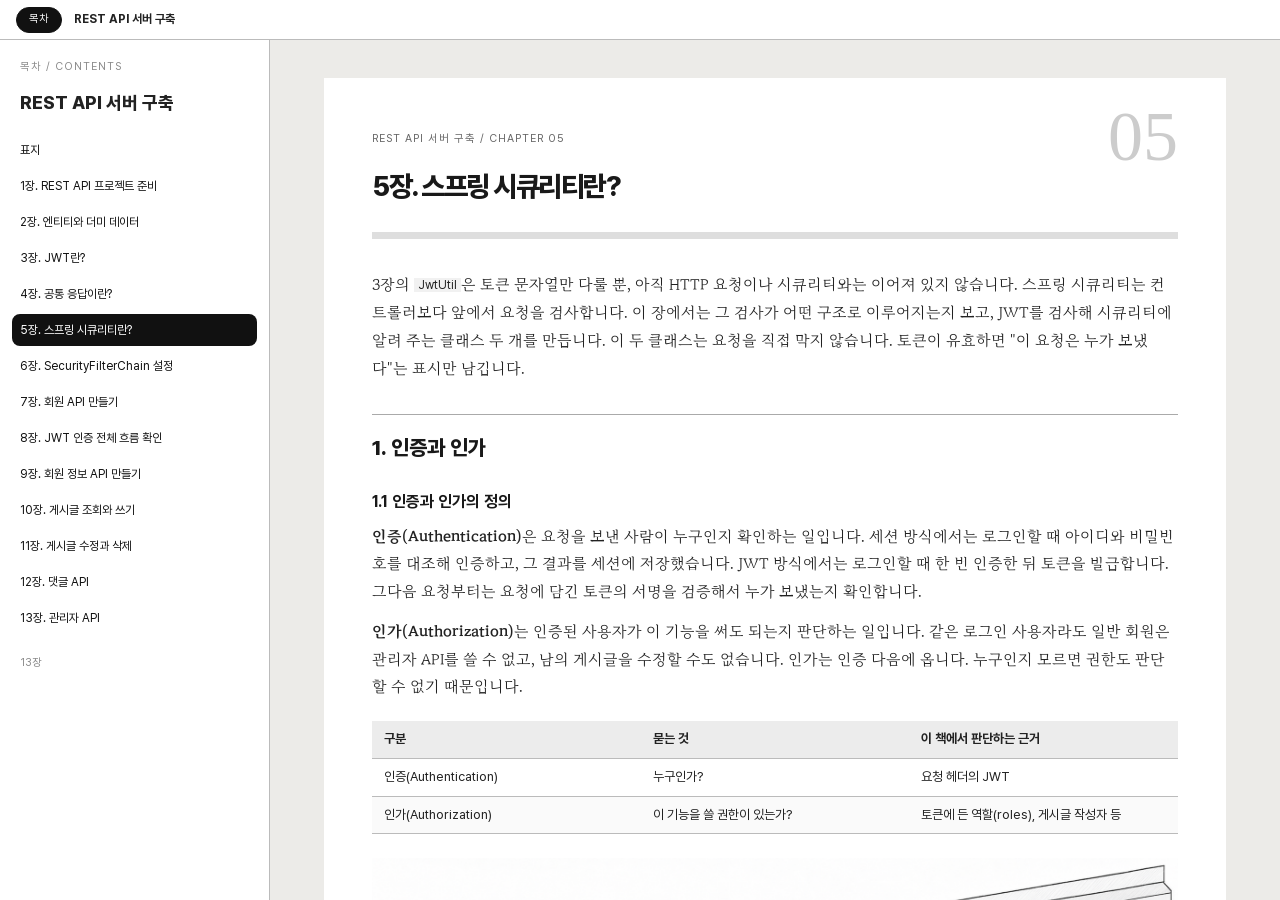
<file: chapters/05.html>
<!doctype html><html lang="ko"><head><meta charset="utf-8"><meta http-equiv="Content-Security-Policy" content="default-src 'none'; img-src 'self' data: blob:; font-src 'self'; style-src 'self' 'unsafe-inline'; script-src 'self' 'unsafe-inline'"><meta name="viewport" content="width=device-width,initial-scale=1"><title>REST API 서버 구축</title><link rel="stylesheet" href="../assets/book-d4f8cb83afec858a.css"></head><body><div class="reader" data-toc="open"><header class="book-bar"><button type="button" class="toc-toggle" aria-expanded="true" aria-controls="toc">목차</button><span class="book-bar__title">REST API 서버 구축</span></header><aside class="toc" id="toc"><p class="caption">목차 / CONTENTS</p><div class="toc-title">REST API 서버 구축</div><a href="../index.html" data-chapter="0" title="표지" aria-current="false">표지</a><a href="01.html" data-chapter="1" title="1장. REST API 프로젝트 준비" aria-current="false">1장. REST API 프로젝트 준비</a><a href="02.html" data-chapter="2" title="2장. 엔티티와 더미 데이터" aria-current="false">2장. 엔티티와 더미 데이터</a><a href="03.html" data-chapter="3" title="3장. JWT란?" aria-current="false">3장. JWT란?</a><a href="04.html" data-chapter="4" title="4장. 공통 응답이란?" aria-current="false">4장. 공통 응답이란?</a><a href="05.html" data-chapter="5" title="5장. 스프링 시큐리티란?" aria-current="true">5장. 스프링 시큐리티란?</a><a href="06.html" data-chapter="6" title="6장. SecurityFilterChain 설정" aria-current="false">6장. SecurityFilterChain 설정</a><a href="07.html" data-chapter="7" title="7장. 회원 API 만들기" aria-current="false">7장. 회원 API 만들기</a><a href="08.html" data-chapter="8" title="8장. JWT 인증 전체 흐름 확인" aria-current="false">8장. JWT 인증 전체 흐름 확인</a><a href="09.html" data-chapter="9" title="9장. 회원 정보 API 만들기" aria-current="false">9장. 회원 정보 API 만들기</a><a href="10.html" data-chapter="10" title="10장. 게시글 조회와 쓰기" aria-current="false">10장. 게시글 조회와 쓰기</a><a href="11.html" data-chapter="11" title="11장. 게시글 수정과 삭제" aria-current="false">11장. 게시글 수정과 삭제</a><a href="12.html" data-chapter="12" title="12장. 댓글 API" aria-current="false">12장. 댓글 API</a><a href="13.html" data-chapter="13" title="13장. 관리자 API" aria-current="false">13장. 관리자 API</a><footer>13장</footer></aside><main class="reading"><section class="chapter" id="chapter-5"><div class="eyebrow">REST API 서버 구축 / CHAPTER 05</div><span class="chapter-num" aria-hidden="true">05</span><h2>5장. 스프링 시큐리티란?</h2><p>3장의 <code>JwtUtil</code>은 토큰 문자열만 다룰 뿐, 아직 HTTP 요청이나 시큐리티와는 이어져 있지 않습니다. 스프링 시큐리티는 컨트롤러보다 앞에서 요청을 검사합니다. 이 장에서는 그 검사가 어떤 구조로 이루어지는지 보고, JWT를 검사해 시큐리티에 알려 주는 클래스 두 개를 만듭니다. 이 두 클래스는 요청을 직접 막지 않습니다. 토큰이 유효하면 &quot;이 요청은 누가 보냈다&quot;는 표시만 남깁니다.</p>
<h3>1. 인증과 인가</h3>
<h4>1.1 인증과 인가의 정의</h4>
<p><strong>인증(Authentication)</strong>은 요청을 보낸 사람이 누구인지 확인하는 일입니다. 세션 방식에서는 로그인할 때 아이디와 비밀번호를 대조해 인증하고, 그 결과를 세션에 저장했습니다. JWT 방식에서는 로그인할 때 한 번 인증한 뒤 토큰을 발급합니다. 그다음 요청부터는 요청에 담긴 토큰의 서명을 검증해서 누가 보냈는지 확인합니다.</p>
<p><strong>인가(Authorization)</strong>는 인증된 사용자가 이 기능을 써도 되는지 판단하는 일입니다. 같은 로그인 사용자라도 일반 회원은 관리자 API를 쓸 수 없고, 남의 게시글을 수정할 수도 없습니다. 인가는 인증 다음에 옵니다. 누구인지 모르면 권한도 판단할 수 없기 때문입니다.</p>
<table><thead><tr><th>구분</th><th>묻는 것</th><th>이 책에서 판단하는 근거</th></tr></thead><tbody><tr><td>인증(Authentication)</td><td>누구인가?</td><td>요청 헤더의 JWT</td></tr><tr><td>인가(Authorization)</td><td>이 기능을 쓸 권한이 있는가?</td><td>토큰에 든 역할(roles), 게시글 작성자 등</td></tr></tbody></table>
<figure class="book-figure" data-type="generated" id="figure-004787ab086e"><div class="figure-scroll"><img src="../assets/img/3e41227846a7a1b9.png" alt="건물 출입증과 사무실 열쇠" data-raster="true"/></div><figcaption>건물 출입증과 사무실 열쇠</figcaption></figure>
<p>그림 5-1처럼 건물에 들어온 사람이라도 모든 방에 들어갈 수는 없습니다. 출입증은 들어온 사람이 누구인지 알려 줄 뿐입니다. 어느 방에 들어갈 수 있는지는 출입증에 적힌 권한을 보고 따로 판단합니다.</p>
<h4>1.2 401과 403</h4>
<p>인증에 실패했는지 인가에 실패했는지에 따라 응답 상태 코드가 다릅니다. 401은 요청자가 누구인지 서버가 모르는 상태입니다. 403은 누구인지는 알지만 그 사람에게 권한이 없는 상태입니다.</p>
<table><thead><tr><th>상태 코드</th><th>이름</th><th>실패한 단계</th><th>이 책의 예</th></tr></thead><tbody><tr><td>401</td><td>Unauthorized</td><td>인증</td><td>토큰 없이 <code>/api/users/me</code> 요청</td></tr><tr><td>403</td><td>Forbidden</td><td>인가</td><td>USER 역할의 토큰으로 <code>/api/admin/hello</code> 요청</td></tr></tbody></table>
<p>401의 이름은 Unauthorized이지만 실제 뜻은 인증 실패입니다. 이름만 보고 인가 실패로 착각하기 쉬우므로 주의합니다. 4장에서 만든 예외 가운데 <code>UnauthorizedException</code>과 <code>ForbiddenException</code>도 이 기준에 맞춰 나누었습니다. 클라이언트도 두 코드를 다르게 처리합니다. 401을 받으면 로그인 화면으로 보내고, 403을 받으면 권한이 없다는 안내를 띄웁니다.</p>
<h3>2. 시큐리티 필터 체인 구조</h3>
<h4>2.1 서블릿 필터와 FilterChainProxy</h4>
<p><strong>서블릿 필터(Filter)</strong>는 요청이 서블릿에 닿기 전과 응답이 나가기 전에 끼어드는 객체입니다. 스프링 MVC에서는 모든 요청이 <code>DispatcherServlet</code>이라는 서블릿 하나를 거쳐 컨트롤러로 갑니다. 그래서 필터는 컨트롤러보다 먼저 실행됩니다. 필터는 여러 개가 사슬처럼 이어져 있는데, 이것을 <strong>필터 체인(FilterChain)</strong>이라고 합니다. 각 필터는 자기 일을 마친 뒤 <code>chain.doFilter()</code>를 호출해 요청을 다음 필터로 넘깁니다. 넘기지 않으면 요청은 그 자리에서 멈춥니다.</p>
<p><strong>기본 문법</strong></p>
<div class="code-wrap" data-kind="code" data-lang="java"><div class="code-label"><span class="code-label__name">Java</span><div class="code-tools"><span class="copy-result" aria-live="polite"></span><button type="button" class="small copy">복사</button></div></div><div class="code-body"><div class="code-ln" aria-hidden="true">1
2
3
4
5
6
7
8
9</div><pre><code class="language-java" data-code="public class 필터이름 implements Filter {
    @Override
    public void doFilter(ServletRequest request, ServletResponse response, FilterChain chain)
            throws IOException, ServletException {
        // 요청이 서블릿에 가기 전에 할 일
        chain.doFilter(request, response);  // 다음 필터로 넘긴다
        // 응답이 나갈 때 할 일
    }
}"><span class="token keyword">public</span> <span class="token keyword">class</span> 필터이름 <span class="token keyword">implements</span> <span class="token class-name">Filter</span> <span class="token punctuation">{</span>
    <span class="token annotation punctuation">@Override</span>
    <span class="token keyword">public</span> <span class="token keyword">void</span> <span class="token function">doFilter</span><span class="token punctuation">(</span><span class="token class-name">ServletRequest</span> request<span class="token punctuation">,</span> <span class="token class-name">ServletResponse</span> response<span class="token punctuation">,</span> <span class="token class-name">FilterChain</span> chain<span class="token punctuation">)</span>
            <span class="token keyword">throws</span> <span class="token class-name">IOException</span><span class="token punctuation">,</span> <span class="token class-name">ServletException</span> <span class="token punctuation">{</span>
        <span class="token comment">// 요청이 서블릿에 가기 전에 할 일</span>
        chain<span class="token punctuation">.</span><span class="token function">doFilter</span><span class="token punctuation">(</span>request<span class="token punctuation">,</span> response<span class="token punctuation">)</span><span class="token punctuation">;</span>  <span class="token comment">// 다음 필터로 넘긴다</span>
        <span class="token comment">// 응답이 나갈 때 할 일</span>
    <span class="token punctuation">}</span>
<span class="token punctuation">}</span></code></pre></div></div>
<p>필터는 톰캣 같은 서블릿 컨테이너가 관리합니다. 서블릿 컨테이너는 스프링 빈을 모르기 때문에, 시큐리티는 둘을 연결하는 다리를 둡니다. 서블릿 컨테이너에는 <strong>DelegatingFilterProxy</strong>라는 필터 하나만 등록됩니다. 이 필터는 직접 일하지 않고, 요청을 스프링 빈인 <strong>FilterChainProxy</strong>에 넘깁니다. 시큐리티의 실제 검사는 모두 FilterChainProxy 안에서 이루어집니다.</p>
<figure class="book-figure" data-type="generated" id="figure-9eaf5084c810"><div class="figure-scroll"><img src="../assets/img/f58e272b7c064fc0.png" alt="서블릿 필터 체인 안의 시큐리티" data-raster="true"/></div><figcaption>서블릿 필터 체인 안의 시큐리티</figcaption></figure>
<p>스프링 부트를 쓰면 이 연결은 자동으로 설정됩니다. 1장에서 <code>spring-boot-starter-security</code>만 추가했는데도 모든 요청이 로그인 화면으로 간 것은 이 구조가 이미 동작했기 때문입니다.</p>
<h4>2.2 SecurityFilterChain과 시큐리티 필터</h4>
<p><strong>SecurityFilterChain</strong>은 시큐리티 필터 여러 개를 순서대로 묶은 목록입니다. FilterChainProxy는 요청이 오면 그 요청에 맞는 SecurityFilterChain을 골라 안의 필터를 차례로 실행합니다. 필터마다 맡는 일이 다릅니다. 어떤 필터는 CORS를 처리하고, 어떤 필터는 로그인 폼을 처리하며, 어떤 필터는 마지막에 접근을 허용할지 결정합니다.</p>
<p>1장에서 본 기본 로그인 화면도 스프링 부트가 만든 기본 SecurityFilterChain에서 나온 것입니다. 그 안에 폼 로그인 필터가 들어 있습니다. 이 책은 6장에서 SecurityFilterChain을 직접 빈으로 등록합니다. 그러면 스프링 부트는 기본 SecurityFilterChain을 만들지 않고 우리가 정한 필터 목록을 씁니다. 이때 쓰지 않는 필터는 빼고, 이 장에서 만드는 JWT 필터를 끼워 넣습니다.</p>
<h4>2.3 필터 실행 순서</h4>
<p>시큐리티 필터는 정해진 순서로 실행됩니다. 아래 표는 6장 설정을 마친 뒤 이 책의 프로젝트에서 요청이 지나가는 주요 필터입니다. 실제 목록에는 내부용 필터가 몇 개 더 있습니다. 4번과 7번은 6장에서 기능을 끄므로 실제 체인에서는 빠집니다. 순서를 이해하는 기준으로 쓰려고 표에 함께 적었습니다.</p>
<table><thead><tr><th>순서</th><th>필터</th><th>하는 일</th></tr></thead><tbody><tr><td>1</td><td><code>SecurityContextHolderFilter</code></td><td>인증 정보를 담을 보관소(SecurityContext)를 준비</td></tr><tr><td>2</td><td><code>HeaderWriterFilter</code></td><td><code>X-Frame-Options</code> 같은 보안 응답 헤더 추가</td></tr><tr><td>3</td><td><code>CorsFilter</code></td><td>CORS 검사와 사전 요청(Preflight) 응답</td></tr><tr><td>4</td><td><code>CsrfFilter</code></td><td>CSRF 토큰 검사(이 책에서는 끄므로 체인에서 빠짐)</td></tr><tr><td>5</td><td><code>LogoutFilter</code></td><td>로그아웃 요청 처리</td></tr><tr><td>6</td><td><code>JwtAuthorizationFilter</code></td><td>이 장에서 만드는 필터. 토큰이 유효하면 인증 정보를 넣음</td></tr><tr><td>7</td><td><code>UsernamePasswordAuthenticationFilter</code></td><td>폼 로그인 처리(이 책에서는 끄므로 체인에서 빠짐. JWT 필터 위치의 기준으로만 쓰임)</td></tr><tr><td>8</td><td><code>AnonymousAuthenticationFilter</code></td><td>인증 정보가 없으면 익명 사용자로 채움</td></tr><tr><td>9</td><td><code>ExceptionTranslationFilter</code></td><td>뒤에서 난 인증·인가 예외를 401·403 응답으로 바꿈</td></tr><tr><td>10</td><td><code>AuthorizationFilter</code></td><td>URL 규칙에 따라 허용·거부를 최종 결정</td></tr></tbody></table>
<p>표에서 볼 점은 두 가지입니다. 첫째, <code>JwtAuthorizationFilter</code>는 <code>AuthorizationFilter</code>보다 앞에 있습니다. 토큰을 읽어 인증 정보를 먼저 넣어 두어야 뒤쪽 필터가 권한을 판단할 수 있습니다. 둘째, 허용과 거부는 맨 뒤의 <code>AuthorizationFilter</code>가 결정합니다. 이 필터가 거부하면서 던진 예외는 바로 앞의 <code>ExceptionTranslationFilter</code>가 받습니다. <code>ExceptionTranslationFilter</code>는 요청자가 인증 정보 없는 익명 사용자였다면 401 응답으로, 인증은 되었지만 권한이 부족하면 403 응답으로 바꿉니다.</p>
<figure class="book-figure" data-type="generated" id="figure-c242b54a4531"><div class="figure-scroll"><img src="../assets/img/d68495e13ca19dc4.png" alt="표시하는 필터와 결정하는 필터" data-raster="true"/></div><figcaption>표시하는 필터와 결정하는 필터</figcaption></figure>
<h3>3. JwtProvider</h3>
<p>3장의 <code>JwtUtil</code>은 문자열만 다루는 순수 자바 클래스였습니다. HTTP 요청도 시큐리티도 모릅니다. 시큐리티 필터가 쓰려면 두 가지가 더 필요합니다. 하나는 HTTP 요청에서 토큰 문자열을 꺼내는 일이고, 다른 하나는 검증 결과를 시큐리티가 아는 형식으로 바꾸는 일입니다. <code>JwtProvider</code>는 이 두 일을 맡아 요청과 시큐리티를 <code>JwtUtil</code>에 연결합니다.</p>
<p><strong>예제 5-1 — JwtProvider 만들기</strong></p>
<p><strong>파일명:</strong> <code>src/main/java/com/newtenco/blog/core/util/JwtProvider.java</code></p>
<div class="code-wrap" data-kind="code" data-lang="java"><div class="code-label"><span class="code-label__name">Java</span><div class="code-tools"><span class="copy-result" aria-live="polite"></span><button type="button" class="small copy">복사</button></div></div><div class="code-body"><div class="code-ln" aria-hidden="true">1
2
3
4
5
6
7
8
9
10
11
12
13
14
15
16
17
18
19
20
21
22
23
24
25
26
27
28
29
30
31
32
33
34</div><pre><code class="language-java" data-code="package com.newtenco.blog.core.util;

import com.newtenco.blog.user.User;
import jakarta.servlet.http.HttpServletRequest;
import org.springframework.security.authentication.UsernamePasswordAuthenticationToken;
import org.springframework.security.core.Authentication;
import org.springframework.stereotype.Component;

/**
 * HTTP 요청과 시큐리티를 JwtUtil 에 연결하는 다리.
 * 1) 요청 헤더에서 토큰을 꺼내고  2) 검증한 뒤  3) 시큐리티용 인증 객체로 바꿔 준다.
 */
@Component
public class JwtProvider {

    // Authorization: Bearer eyJ... 에서 &quot;Bearer &quot; 를 뗀 순수 토큰만 꺼낸다
    public String resolveToken(HttpServletRequest request) {
        String bearerToken = request.getHeader(JwtUtil.HEADER);
        if (bearerToken != null &amp;&amp; bearerToken.startsWith(JwtUtil.TOKEN_PREFIX)) {
            return bearerToken.substring(JwtUtil.TOKEN_PREFIX.length());
        }
        return null;
    }

    // 토큰이 유효하면 Authentication, 아니면 null
    public Authentication getAuthentication(String token) {
        try {
            User user = JwtUtil.verify(token);
            return new UsernamePasswordAuthenticationToken(user, null, user.getAuthorities());
        } catch (Exception e) {
            return null;
        }
    }
}"><span class="token keyword">package</span> <span class="token namespace">com<span class="token punctuation">.</span>newtenco<span class="token punctuation">.</span>blog<span class="token punctuation">.</span>core<span class="token punctuation">.</span>util</span><span class="token punctuation">;</span>

<span class="token keyword">import</span> <span class="token import"><span class="token namespace">com<span class="token punctuation">.</span>newtenco<span class="token punctuation">.</span>blog<span class="token punctuation">.</span>user<span class="token punctuation">.</span></span><span class="token class-name">User</span></span><span class="token punctuation">;</span>
<span class="token keyword">import</span> <span class="token import"><span class="token namespace">jakarta<span class="token punctuation">.</span>servlet<span class="token punctuation">.</span>http<span class="token punctuation">.</span></span><span class="token class-name">HttpServletRequest</span></span><span class="token punctuation">;</span>
<span class="token keyword">import</span> <span class="token import"><span class="token namespace">org<span class="token punctuation">.</span>springframework<span class="token punctuation">.</span>security<span class="token punctuation">.</span>authentication<span class="token punctuation">.</span></span><span class="token class-name">UsernamePasswordAuthenticationToken</span></span><span class="token punctuation">;</span>
<span class="token keyword">import</span> <span class="token import"><span class="token namespace">org<span class="token punctuation">.</span>springframework<span class="token punctuation">.</span>security<span class="token punctuation">.</span>core<span class="token punctuation">.</span></span><span class="token class-name">Authentication</span></span><span class="token punctuation">;</span>
<span class="token keyword">import</span> <span class="token import"><span class="token namespace">org<span class="token punctuation">.</span>springframework<span class="token punctuation">.</span>stereotype<span class="token punctuation">.</span></span><span class="token class-name">Component</span></span><span class="token punctuation">;</span>

<span class="token comment">/**
 * HTTP 요청과 시큐리티를 JwtUtil 에 연결하는 다리.
 * 1) 요청 헤더에서 토큰을 꺼내고  2) 검증한 뒤  3) 시큐리티용 인증 객체로 바꿔 준다.
 */</span>
<span class="token annotation punctuation">@Component</span>
<span class="token keyword">public</span> <span class="token keyword">class</span> <span class="token class-name">JwtProvider</span> <span class="token punctuation">{</span>

    <span class="token comment">// Authorization: Bearer eyJ... 에서 "Bearer " 를 뗀 순수 토큰만 꺼낸다</span>
    <span class="token keyword">public</span> <span class="token class-name">String</span> <span class="token function">resolveToken</span><span class="token punctuation">(</span><span class="token class-name">HttpServletRequest</span> request<span class="token punctuation">)</span> <span class="token punctuation">{</span>
        <span class="token class-name">String</span> bearerToken <span class="token operator">=</span> request<span class="token punctuation">.</span><span class="token function">getHeader</span><span class="token punctuation">(</span><span class="token class-name">JwtUtil</span><span class="token punctuation">.</span><span class="token constant">HEADER</span><span class="token punctuation">)</span><span class="token punctuation">;</span>
        <span class="token keyword">if</span> <span class="token punctuation">(</span>bearerToken <span class="token operator">!=</span> <span class="token keyword">null</span> <span class="token operator">&amp;&amp;</span> bearerToken<span class="token punctuation">.</span><span class="token function">startsWith</span><span class="token punctuation">(</span><span class="token class-name">JwtUtil</span><span class="token punctuation">.</span><span class="token constant">TOKEN_PREFIX</span><span class="token punctuation">)</span><span class="token punctuation">)</span> <span class="token punctuation">{</span>
            <span class="token keyword">return</span> bearerToken<span class="token punctuation">.</span><span class="token function">substring</span><span class="token punctuation">(</span><span class="token class-name">JwtUtil</span><span class="token punctuation">.</span><span class="token constant">TOKEN_PREFIX</span><span class="token punctuation">.</span><span class="token function">length</span><span class="token punctuation">(</span><span class="token punctuation">)</span><span class="token punctuation">)</span><span class="token punctuation">;</span>
        <span class="token punctuation">}</span>
        <span class="token keyword">return</span> <span class="token keyword">null</span><span class="token punctuation">;</span>
    <span class="token punctuation">}</span>

    <span class="token comment">// 토큰이 유효하면 Authentication, 아니면 null</span>
    <span class="token keyword">public</span> <span class="token class-name">Authentication</span> <span class="token function">getAuthentication</span><span class="token punctuation">(</span><span class="token class-name">String</span> token<span class="token punctuation">)</span> <span class="token punctuation">{</span>
        <span class="token keyword">try</span> <span class="token punctuation">{</span>
            <span class="token class-name">User</span> user <span class="token operator">=</span> <span class="token class-name">JwtUtil</span><span class="token punctuation">.</span><span class="token function">verify</span><span class="token punctuation">(</span>token<span class="token punctuation">)</span><span class="token punctuation">;</span>
            <span class="token keyword">return</span> <span class="token keyword">new</span> <span class="token class-name">UsernamePasswordAuthenticationToken</span><span class="token punctuation">(</span>user<span class="token punctuation">,</span> <span class="token keyword">null</span><span class="token punctuation">,</span> user<span class="token punctuation">.</span><span class="token function">getAuthorities</span><span class="token punctuation">(</span><span class="token punctuation">)</span><span class="token punctuation">)</span><span class="token punctuation">;</span>
        <span class="token punctuation">}</span> <span class="token keyword">catch</span> <span class="token punctuation">(</span><span class="token class-name">Exception</span> e<span class="token punctuation">)</span> <span class="token punctuation">{</span>
            <span class="token keyword">return</span> <span class="token keyword">null</span><span class="token punctuation">;</span>
        <span class="token punctuation">}</span>
    <span class="token punctuation">}</span>
<span class="token punctuation">}</span></code></pre></div></div>
<p><code>JwtProvider</code>는 <code>@Component</code>로 빈으로 등록합니다. 4절의 필터가 생성자로 이 빈을 받아 씁니다.</p>
<h4>3.1 헤더에서 토큰 꺼내기 resolveToken()</h4>
<p>클라이언트는 토큰을 <code>Authorization</code> 헤더에 <code>Bearer </code> 접두사를 붙여 보냅니다. 3장에서 <code>JwtUtil.create()</code>가 <code>&quot;Bearer &quot;</code>를 붙여 반환했으니, 클라이언트는 받은 값을 그대로 헤더에 넣으면 됩니다. <code>resolveToken()</code>은 이 헤더 값에서 접두사를 떼고 서명 검증에 쓸 순수 토큰만 돌려줍니다.</p>
<table><thead><tr><th><code>Authorization</code> 헤더 값</th><th><code>resolveToken()</code> 결과</th></tr></thead><tbody><tr><td><code>Bearer eyJhbGci...</code></td><td><code>eyJhbGci...</code></td></tr><tr><td>헤더 없음</td><td><code>null</code></td></tr><tr><td><code>eyJhbGci...</code> (<code>Bearer </code> 없음)</td><td><code>null</code></td></tr></tbody></table>
<p><code>TOKEN_PREFIX</code>는 공백까지 포함한 7글자 <code>&quot;Bearer &quot;</code>입니다. 그래서 <code>substring(7)</code>과 같은 결과가 나옵니다. 숫자 7을 직접 쓰지 않고 상수의 길이를 쓰면, 접두사를 바꿔도 이 코드는 고칠 필요가 없습니다. 접두사가 없는 값을 <code>null</code>로 처리하는 것은 형식이 틀린 헤더를 토큰으로 착각해 검증하는 일을 막기 위해서입니다.</p>
<h4>3.2 Authentication과 getAuthentication()</h4>
<p><strong>Authentication</strong>은 시큐리티가 &quot;이 요청을 보낸 사용자는 누구이고 어떤 권한을 가졌는가&quot;를 담는 객체입니다. 뒤쪽의 <code>AuthorizationFilter</code>와 컨트롤러는 사용자를 판단할 때 이 객체만 봅니다. 그래서 토큰을 검증한 결과도 <code>Authentication</code>으로 바꿔야 시큐리티가 알아봅니다.</p>
<p><code>getAuthentication()</code>은 먼저 <code>JwtUtil.verify()</code>로 서명과 만료 시각을 검증합니다. 검증에 성공하면 토큰에 든 id·username·roles로 User를 만듭니다. 이 User는 DB에서 조회한 것이 아닙니다. 그다음 이 User를 <code>Authentication</code>의 구현체인 <code>UsernamePasswordAuthenticationToken</code>에 담습니다. 클래스 이름에 Username·Password가 들어 있지만, 인증된 사용자 정보를 담는 일반 용도로도 씁니다.</p>
<table><thead><tr><th>생성자 인자</th><th>넣는 값</th><th>이유</th></tr></thead><tbody><tr><td>principal(사용자)</td><td>토큰에서 복원한 <code>User</code></td><td>컨트롤러가 로그인한 사용자를 꺼낼 때 이 값을 씁니다</td></tr><tr><td>credentials(비밀번호)</td><td><code>null</code></td><td>토큰으로 이미 검증했으므로 필요 없습니다</td></tr><tr><td>authorities(권한)</td><td><code>user.getAuthorities()</code></td><td>URL 규칙의 <code>hasRole()</code> 검사에 쓰입니다</td></tr></tbody></table>
<p>권한 목록까지 받는 세 인자 생성자로 만든 객체는 인증이 끝난 상태로 표시됩니다. 2장에서 <code>getAuthorities()</code>가 역할 앞에 <code>ROLE_</code>을 붙여 <code>ROLE_USER</code>처럼 돌려주도록 만들었습니다. 그래서 6장의 <code>hasRole(&quot;ADMIN&quot;)</code> 규칙이 이 권한 목록과 맞아떨어집니다.</p>
<p><code>verify()</code>는 서명이 틀리거나 만료된 토큰이면 <code>JWTVerificationException</code>을 던집니다. <code>getAuthentication()</code>은 <code>catch (Exception e)</code>로 이 예외를 포함한 모든 예외를 잡아 <code>null</code>을 반환합니다. 토큰을 읽다가 어떤 이유로 실패하든 인증 정보 없이 다음 필터로 넘기려는 것입니다. 예외를 필터 밖으로 던지지 않는 이유는 4.3에서 봅니다.</p>
<h3>4. JwtAuthorizationFilter</h3>
<p><code>JwtAuthorizationFilter</code>는 요청마다 실행되는 JWT 검문소입니다. <code>JwtProvider</code>로 토큰을 꺼내 검증하고, 유효하면 인증 정보를 시큐리티에 넣어 둡니다.</p>
<p>이 필터가 하는 일은 인가가 아니라 인증입니다. 이름의 Authorization은 토큰을 담아 오는 <code>Authorization</code> 헤더를 가리킵니다.</p>
<p><strong>예제 5-2 — JwtAuthorizationFilter 만들기</strong></p>
<p><strong>이어서:</strong> 예제 5-1</p>
<p><strong>파일명:</strong> <code>src/main/java/com/newtenco/blog/core/filter/JwtAuthorizationFilter.java</code></p>
<div class="code-wrap" data-kind="code" data-lang="java"><div class="code-label"><span class="code-label__name">Java</span><div class="code-tools"><span class="copy-result" aria-live="polite"></span><button type="button" class="small copy">복사</button></div></div><div class="code-body"><div class="code-ln" aria-hidden="true">1
2
3
4
5
6
7
8
9
10
11
12
13
14
15
16
17
18
19
20
21
22
23
24
25
26
27
28
29
30
31
32
33
34
35
36
37
38
39
40</div><pre><code class="language-java" data-code="package com.newtenco.blog.core.filter;

import com.newtenco.blog.core.util.JwtProvider;
import jakarta.servlet.FilterChain;
import jakarta.servlet.ServletException;
import jakarta.servlet.http.HttpServletRequest;
import jakarta.servlet.http.HttpServletResponse;
import lombok.RequiredArgsConstructor;
import org.springframework.security.core.Authentication;
import org.springframework.security.core.context.SecurityContextHolder;
import org.springframework.web.filter.OncePerRequestFilter;

import java.io.IOException;

/**
 * 모든 요청마다 한 번 실행되는 JWT 검문소.
 * 토큰이 유효하면 이번 요청 동안만 SecurityContextHolder 에 인증 정보를 넣어 둔다.
 * 토큰이 없거나 틀려도 여기서 막지 않는다. 막을지 말지는 SecurityConfig 의 URL 규칙이 결정한다.
 */
@RequiredArgsConstructor
public class JwtAuthorizationFilter extends OncePerRequestFilter {

    private final JwtProvider jwtProvider;

    @Override
    protected void doFilterInternal(HttpServletRequest request, HttpServletResponse response, FilterChain filterChain)
            throws ServletException, IOException {

        String token = jwtProvider.resolveToken(request);

        if (token != null) {
            Authentication authentication = jwtProvider.getAuthentication(token);
            if (authentication != null) {
                SecurityContextHolder.getContext().setAuthentication(authentication);
            }
        }

        filterChain.doFilter(request, response);
    }
}"><span class="token keyword">package</span> <span class="token namespace">com<span class="token punctuation">.</span>newtenco<span class="token punctuation">.</span>blog<span class="token punctuation">.</span>core<span class="token punctuation">.</span>filter</span><span class="token punctuation">;</span>

<span class="token keyword">import</span> <span class="token import"><span class="token namespace">com<span class="token punctuation">.</span>newtenco<span class="token punctuation">.</span>blog<span class="token punctuation">.</span>core<span class="token punctuation">.</span>util<span class="token punctuation">.</span></span><span class="token class-name">JwtProvider</span></span><span class="token punctuation">;</span>
<span class="token keyword">import</span> <span class="token import"><span class="token namespace">jakarta<span class="token punctuation">.</span>servlet<span class="token punctuation">.</span></span><span class="token class-name">FilterChain</span></span><span class="token punctuation">;</span>
<span class="token keyword">import</span> <span class="token import"><span class="token namespace">jakarta<span class="token punctuation">.</span>servlet<span class="token punctuation">.</span></span><span class="token class-name">ServletException</span></span><span class="token punctuation">;</span>
<span class="token keyword">import</span> <span class="token import"><span class="token namespace">jakarta<span class="token punctuation">.</span>servlet<span class="token punctuation">.</span>http<span class="token punctuation">.</span></span><span class="token class-name">HttpServletRequest</span></span><span class="token punctuation">;</span>
<span class="token keyword">import</span> <span class="token import"><span class="token namespace">jakarta<span class="token punctuation">.</span>servlet<span class="token punctuation">.</span>http<span class="token punctuation">.</span></span><span class="token class-name">HttpServletResponse</span></span><span class="token punctuation">;</span>
<span class="token keyword">import</span> <span class="token import"><span class="token namespace">lombok<span class="token punctuation">.</span></span><span class="token class-name">RequiredArgsConstructor</span></span><span class="token punctuation">;</span>
<span class="token keyword">import</span> <span class="token import"><span class="token namespace">org<span class="token punctuation">.</span>springframework<span class="token punctuation">.</span>security<span class="token punctuation">.</span>core<span class="token punctuation">.</span></span><span class="token class-name">Authentication</span></span><span class="token punctuation">;</span>
<span class="token keyword">import</span> <span class="token import"><span class="token namespace">org<span class="token punctuation">.</span>springframework<span class="token punctuation">.</span>security<span class="token punctuation">.</span>core<span class="token punctuation">.</span>context<span class="token punctuation">.</span></span><span class="token class-name">SecurityContextHolder</span></span><span class="token punctuation">;</span>
<span class="token keyword">import</span> <span class="token import"><span class="token namespace">org<span class="token punctuation">.</span>springframework<span class="token punctuation">.</span>web<span class="token punctuation">.</span>filter<span class="token punctuation">.</span></span><span class="token class-name">OncePerRequestFilter</span></span><span class="token punctuation">;</span>

<span class="token keyword">import</span> <span class="token import"><span class="token namespace">java<span class="token punctuation">.</span>io<span class="token punctuation">.</span></span><span class="token class-name">IOException</span></span><span class="token punctuation">;</span>

<span class="token comment">/**
 * 모든 요청마다 한 번 실행되는 JWT 검문소.
 * 토큰이 유효하면 이번 요청 동안만 SecurityContextHolder 에 인증 정보를 넣어 둔다.
 * 토큰이 없거나 틀려도 여기서 막지 않는다. 막을지 말지는 SecurityConfig 의 URL 규칙이 결정한다.
 */</span>
<span class="token annotation punctuation">@RequiredArgsConstructor</span>
<span class="token keyword">public</span> <span class="token keyword">class</span> <span class="token class-name">JwtAuthorizationFilter</span> <span class="token keyword">extends</span> <span class="token class-name">OncePerRequestFilter</span> <span class="token punctuation">{</span>

    <span class="token keyword">private</span> <span class="token keyword">final</span> <span class="token class-name">JwtProvider</span> jwtProvider<span class="token punctuation">;</span>

    <span class="token annotation punctuation">@Override</span>
    <span class="token keyword">protected</span> <span class="token keyword">void</span> <span class="token function">doFilterInternal</span><span class="token punctuation">(</span><span class="token class-name">HttpServletRequest</span> request<span class="token punctuation">,</span> <span class="token class-name">HttpServletResponse</span> response<span class="token punctuation">,</span> <span class="token class-name">FilterChain</span> filterChain<span class="token punctuation">)</span>
            <span class="token keyword">throws</span> <span class="token class-name">ServletException</span><span class="token punctuation">,</span> <span class="token class-name">IOException</span> <span class="token punctuation">{</span>

        <span class="token class-name">String</span> token <span class="token operator">=</span> jwtProvider<span class="token punctuation">.</span><span class="token function">resolveToken</span><span class="token punctuation">(</span>request<span class="token punctuation">)</span><span class="token punctuation">;</span>

        <span class="token keyword">if</span> <span class="token punctuation">(</span>token <span class="token operator">!=</span> <span class="token keyword">null</span><span class="token punctuation">)</span> <span class="token punctuation">{</span>
            <span class="token class-name">Authentication</span> authentication <span class="token operator">=</span> jwtProvider<span class="token punctuation">.</span><span class="token function">getAuthentication</span><span class="token punctuation">(</span>token<span class="token punctuation">)</span><span class="token punctuation">;</span>
            <span class="token keyword">if</span> <span class="token punctuation">(</span>authentication <span class="token operator">!=</span> <span class="token keyword">null</span><span class="token punctuation">)</span> <span class="token punctuation">{</span>
                <span class="token class-name">SecurityContextHolder</span><span class="token punctuation">.</span><span class="token function">getContext</span><span class="token punctuation">(</span><span class="token punctuation">)</span><span class="token punctuation">.</span><span class="token function">setAuthentication</span><span class="token punctuation">(</span>authentication<span class="token punctuation">)</span><span class="token punctuation">;</span>
            <span class="token punctuation">}</span>
        <span class="token punctuation">}</span>

        filterChain<span class="token punctuation">.</span><span class="token function">doFilter</span><span class="token punctuation">(</span>request<span class="token punctuation">,</span> response<span class="token punctuation">)</span><span class="token punctuation">;</span>
    <span class="token punctuation">}</span>
<span class="token punctuation">}</span></code></pre></div></div>
<p><strong>실행 결과</strong></p>
<p>IntelliJ IDEA에서 <code>BlogApplication</code>을 실행하면 오류 없이 서버가 시작됩니다. 콘솔 로그 마지막 부분에 다음과 같은 줄이 보입니다(시간과 실행 시간은 실행할 때마다 다릅니다).</p>
<div class="code-wrap" data-kind="output" data-lang="text"><div class="code-label"><span class="code-label__name">출력</span><div class="code-tools"><span class="copy-result" aria-live="polite"></span><button type="button" class="small copy">복사</button></div></div><div class="code-body"><div class="code-ln" aria-hidden="true">1</div><pre><code data-code="Started BlogApplication in 3.512 seconds (process running for 3.981)">Started BlogApplication in 3.512 seconds (process running for 3.981)</code></pre></div></div>
<p>이 필터는 아직 어떤 요청에도 실행되지 않습니다. 6장에서 SecurityFilterChain에 등록해야 동작하고, 그때 401 응답으로 결과를 확인합니다.</p>
<p><code>JwtAuthorizationFilter</code>에는 <code>@Component</code>를 붙이지 않았습니다. 스프링 부트는 빈으로 등록된 필터를 서블릿 컨테이너의 필터 체인에도 자동으로 넣습니다. 이 필터를 빈으로 만들면 시큐리티 필터 체인과 서블릿 필터 체인 두 곳에 등록됩니다. <code>OncePerRequestFilter</code>라서 두 번째 실행은 건너뛰지만, 같은 필터가 두 곳에 있으면 요청이 어디서 검사되는지 알기 어렵습니다. 그래서 6장에서 <code>new JwtAuthorizationFilter(jwtProvider)</code>로 직접 만들어 시큐리티 필터 체인에만 넣습니다.</p>
<h4>4.1 OncePerRequestFilter</h4>
<p><strong>OncePerRequestFilter</strong>는 스프링이 제공하는 필터 부모 클래스로, 한 요청에 한 번만 실행되는 것을 보장합니다. 요청 하나가 필터 체인을 여러 번 지나갈 때가 있습니다. 예를 들어 처리 중 오류가 나서 서버 안에서 <code>/error</code>로 다시 보낼 때입니다. 일반 <code>Filter</code>는 이럴 때 다시 실행되어 토큰을 한 번 더 검증합니다. <code>OncePerRequestFilter</code>는 이미 실행한 요청이면 건너뜁니다.</p>
<p><strong>기본 문법</strong></p>
<div class="code-wrap" data-kind="code" data-lang="java"><div class="code-label"><span class="code-label__name">Java</span><div class="code-tools"><span class="copy-result" aria-live="polite"></span><button type="button" class="small copy">복사</button></div></div><div class="code-body"><div class="code-ln" aria-hidden="true">1
2
3
4
5
6
7
8</div><pre><code class="language-java" data-code="public class 필터이름 extends OncePerRequestFilter {
    @Override
    protected void doFilterInternal(HttpServletRequest request, HttpServletResponse response, FilterChain filterChain)
            throws ServletException, IOException {
        // 요청마다 한 번 할 일
        filterChain.doFilter(request, response);
    }
}"><span class="token keyword">public</span> <span class="token keyword">class</span> 필터이름 <span class="token keyword">extends</span> <span class="token class-name">OncePerRequestFilter</span> <span class="token punctuation">{</span>
    <span class="token annotation punctuation">@Override</span>
    <span class="token keyword">protected</span> <span class="token keyword">void</span> <span class="token function">doFilterInternal</span><span class="token punctuation">(</span><span class="token class-name">HttpServletRequest</span> request<span class="token punctuation">,</span> <span class="token class-name">HttpServletResponse</span> response<span class="token punctuation">,</span> <span class="token class-name">FilterChain</span> filterChain<span class="token punctuation">)</span>
            <span class="token keyword">throws</span> <span class="token class-name">ServletException</span><span class="token punctuation">,</span> <span class="token class-name">IOException</span> <span class="token punctuation">{</span>
        <span class="token comment">// 요청마다 한 번 할 일</span>
        filterChain<span class="token punctuation">.</span><span class="token function">doFilter</span><span class="token punctuation">(</span>request<span class="token punctuation">,</span> response<span class="token punctuation">)</span><span class="token punctuation">;</span>
    <span class="token punctuation">}</span>
<span class="token punctuation">}</span></code></pre></div></div>
<p>할 일은 <code>doFilterInternal()</code>에 씁니다. 매개변수가 <code>HttpServletRequest</code>로 들어오므로 형 변환 없이 바로 헤더를 읽을 수 있습니다. 메서드 끝의 <code>filterChain.doFilter()</code>는 빠뜨리면 안 됩니다. 이 호출이 없으면 요청이 다음 필터로 가지 못하고 빈 응답이 나갑니다.</p>
<h4>4.2 SecurityContextHolder에 인증 정보 넣기</h4>
<p><strong>SecurityContextHolder</strong>는 현재 요청의 인증 정보를 보관하는 곳입니다. 그 안에 SecurityContext가 있고, SecurityContext 안에 <code>Authentication</code>이 들어갑니다. 뒤쪽의 <code>AuthorizationFilter</code>, 컨트롤러, 서비스는 모두 여기서 <code>Authentication</code>을 꺼내 사용자를 판단합니다.</p>
<figure class="book-figure" data-type="generated" id="figure-e2bd8cd9bdc7"><div class="figure-scroll"><img src="../assets/img/5dd1fa0344291a68.png" alt="SecurityContextHolder의 구조" data-raster="true"/></div><figcaption>SecurityContextHolder의 구조</figcaption></figure>
<p>SecurityContextHolder는 기본적으로 스레드마다 따로 보관합니다. 톰캣은 요청 하나를 스레드 하나로 처리하므로, 동시에 들어온 다른 사용자의 요청과 인증 정보가 섞이지 않습니다.</p>
<p>세션 방식과 다른 점은 보관 기간입니다. 세션 방식에서는 인증 정보를 세션에 저장해 다음 요청에서 다시 꺼내 썼습니다. 넣어 둔 인증 정보는 요청이 끝나면 SecurityContextHolder에서 지워집니다. 6장에서 세션을 쓰지 않도록(STATELESS) 설정하므로 세션에도 남지 않습니다. 다음 요청이 오면 필터가 토큰을 처음부터 다시 검증합니다. 3장에서 본 Stateless 방식이 코드에서는 이렇게 나타납니다.</p>
<h4>4.3 토큰이 없거나 만료·위조되었을 때</h4>
<p><code>JwtAuthorizationFilter</code>는 토큰 상태와 상관없이 마지막에 항상 <code>filterChain.doFilter()</code>를 호출합니다. 토큰에 문제가 있으면 인증 정보를 넣지 않을 뿐, 요청을 막지 않습니다.</p>
<table><thead><tr><th>토큰 상태</th><th>필터가 하는 일</th><th>뒤쪽 결과</th></tr></thead><tbody><tr><td>없음</td><td>아무것도 넣지 않고 다음 필터로</td><td>공개 주소는 통과, 보호 주소는 401</td></tr><tr><td>만료·위조</td><td>아무것도 넣지 않고 다음 필터로</td><td>공개 주소는 통과, 보호 주소는 401</td></tr><tr><td>유효</td><td>SecurityContextHolder에 <code>Authentication</code> 저장</td><td>권한 규칙에 따라 통과 또는 403</td></tr></tbody></table>
<p>필터에서 막지 않는 이유는 공개 주소가 있기 때문입니다. 게시글 목록이나 회원가입은 로그인하지 않아도 쓸 수 있어야 합니다. 필터가 토큰 없는 요청을 모두 401로 막으면 회원가입조차 할 수 없습니다. 만료된 토큰이 남아 있는 사용자도 공개 주소는 그대로 쓸 수 있어야 합니다. 그래서 필터는 &quot;누구인지 알았으면 표시한다&quot;까지만 하고, 막을지는 주소별 규칙을 아는 <code>AuthorizationFilter</code>에 맡깁니다.</p>
<p><code>getAuthentication()</code>이 예외 대신 <code>null</code>을 반환한 이유도 같습니다. 인증 정보 없이 지나간 요청이 보호 주소에 닿으면, 2.3에서 본 흐름대로 <code>ExceptionTranslationFilter</code>가 401 응답을 만듭니다. 401 응답이 나오는 곳을 한 군데로 모으려고 필터에서 예외를 던지지 않은 것입니다. 단, 시큐리티 필터 단계에서 나가는 401·403 응답은 4장에서 우리가 만든 <code>GlobalExceptionHandler</code>를 거치지 않습니다. 이 클래스에 붙인 <code>@RestControllerAdvice</code>는 컨트롤러와 서비스가 던져 <code>DispatcherServlet</code>까지 올라온 예외만 받아 처리하는데, 필터는 <code>DispatcherServlet</code>보다 앞에서 실행되기 때문입니다. 필터 단계의 응답을 공통 응답 형식으로 만드는 일은 6장에서 다룹니다.</p>
<h3>5. CORS와 CSRF</h3>
<p>CORS와 CSRF는 둘 다 다른 사이트가 끼어드는 요청과 관련 있어서 자주 헷갈립니다. CORS는 브라우저가 다른 출처로 보내는 요청을 서버가 허락하는 규칙입니다. CSRF는 다른 사이트가 사용자의 로그인 상태를 악용하는 공격입니다.</p>
<h4>5.1 출처와 CORS</h4>
<p><strong>출처(Origin)</strong>는 프로토콜·도메인·포트를 합친 것입니다. 셋 가운데 하나라도 다르면 다른 출처입니다.</p>
<table><thead><tr><th>요청을 보내는 화면</th><th>요청 주소</th><th>같은 출처인가</th></tr></thead><tbody><tr><td><code>http://localhost:8080</code></td><td><code>http://localhost:8080/login</code></td><td>같음</td></tr><tr><td><code>http://localhost:5173</code> (React 개발 서버)</td><td><code>http://localhost:8080/login</code></td><td>다름(포트)</td></tr><tr><td><code>chrome-extension://aejo...</code> (Talend API Tester)</td><td><code>http://localhost:8080/login</code></td><td>다름(프로토콜·도메인)</td></tr></tbody></table>
<p>SSR 프로젝트에서는 화면과 API가 같은 서버에서 나왔으므로 출처가 같았습니다. REST API 서버는 다른 출처의 프런트엔드가 호출합니다. 브라우저는 기본적으로 다른 출처로 보낸 요청의 응답을 자바스크립트에 넘겨주지 않습니다. 이 제한을 <strong>동일 출처 정책(Same-Origin Policy)</strong>이라고 합니다. <strong>CORS(Cross-Origin Resource Sharing)</strong>는 서버가 응답 헤더로 &quot;이 출처는 허용한다&quot;고 알려 이 제한을 풀어 주는 규칙입니다.</p>
<p>브라우저는 다른 출처로 요청할 때 <code>Origin</code> 헤더에 자기 출처를 담아 보냅니다. 서버의 <code>CorsFilter</code>는 이 값을 허용 목록과 비교합니다. 허용 목록에 있으면 응답에 <code>Access-Control-Allow-Origin</code> 헤더를 붙입니다. 목록에 없으면 스프링의 CORS 처리는 403 상태 코드와 <code>Invalid CORS request</code> 본문으로 요청을 거절합니다. 1장의 <code>application.properties</code>에 허용 출처를 적어 둔 것은 이 목록을 만들기 위해서입니다. <code>chrome-extension://*</code>을 넣은 이유도 Talend API Tester의 요청이 다른 출처이기 때문입니다. 이 값을 읽어 CORS를 설정하는 코드는 6장에서 작성합니다.</p>
<h4>5.2 사전 요청(Preflight)</h4>
<p>브라우저는 단순하지 않은 요청을 보내기 전에 <strong>사전 요청(Preflight)</strong>을 먼저 보냅니다. 사전 요청은 <code>OPTIONS</code> 메서드로 &quot;이 메서드와 헤더로 요청해도 되는가&quot;를 서버에 묻는 요청입니다. <code>Authorization</code> 헤더를 붙인 요청, <code>Content-Type: application/json</code>으로 본문을 보내는 요청이 여기에 해당합니다. 이 책의 API는 거의 모두 이 조건에 걸립니다.</p>
<p><strong>코드 조각</strong></p>
<div class="code-wrap" data-kind="code" data-lang="http"><div class="code-label"><span class="code-label__name">HTTP</span><div class="code-tools"><span class="copy-result" aria-live="polite"></span><button type="button" class="small copy">복사</button></div></div><div class="code-body"><div class="code-ln" aria-hidden="true">1
2
3
4
5
6
7
8
9</div><pre><code data-code="OPTIONS /login HTTP/1.1
Origin: http://localhost:5173
Access-Control-Request-Method: POST
Access-Control-Request-Headers: content-type

HTTP/1.1 200
Access-Control-Allow-Origin: http://localhost:5173
Access-Control-Allow-Methods: GET,POST,PUT,DELETE,OPTIONS
Access-Control-Allow-Headers: content-type">OPTIONS /login HTTP/1.1
Origin: http://localhost:5173
Access-Control-Request-Method: POST
Access-Control-Request-Headers: content-type

HTTP/1.1 200
Access-Control-Allow-Origin: http://localhost:5173
Access-Control-Allow-Methods: GET,POST,PUT,DELETE,OPTIONS
Access-Control-Allow-Headers: content-type</code></pre></div></div>
<p>서버가 허용한다고 답해야 브라우저가 실제 <code>POST /login</code> 요청을 보냅니다. 사전 요청에는 <code>Authorization</code> 헤더가 붙지 않습니다. 사전 요청은 2.3 표의 <code>CorsFilter</code>가 직접 응답하고 끝나므로, 토큰을 검사하는 뒤쪽 필터까지 가지 않습니다. 브라우저는 사전 요청이 실패하면 실제 요청을 아예 보내지 않습니다. 그래서 6장에서는 혹시 사전 요청이 접근 규칙까지 오더라도 막히지 않도록 <code>OPTIONS</code> 요청을 인증 없이 허용해 둡니다.</p>
<h4>5.3 CSRF와 JWT 방식</h4>
<p><strong>CSRF(Cross-Site Request Forgery, 사이트 간 요청 위조)</strong>는 브라우저가 쿠키를 자동으로 붙여 보낸다는 점을 이용하는 공격입니다. 사용자가 우리 사이트에 로그인한 채로 공격자의 사이트를 열었다고 해 봅시다. 공격자의 페이지가 우리 서버로 글 삭제 요청을 보내게 만들면, 브라우저는 세션 쿠키를 자동으로 붙입니다. 서버는 이 요청을 로그인한 사용자가 보낸 정상 요청으로 받아들입니다.</p>
<p>시큐리티의 <code>CsrfFilter</code>는 이를 막으려고 POST·PUT·DELETE 같은 상태를 바꾸는 요청에 CSRF 토큰을 요구합니다. 공격자의 페이지는 이 토큰 값을 알 수 없습니다. CSRF 보호를 켜 둔 채로 이 책의 API에 POST 요청을 보내면 CSRF 토큰이 없어서 403으로 거절됩니다.</p>
<table><thead><tr><th>인증 정보를 보내는 방법</th><th>브라우저가 자동으로 붙이는가</th><th>CSRF 위험</th></tr></thead><tbody><tr><td>쿠키(세션 방식)</td><td>붙임</td><td>있음</td></tr><tr><td><code>Authorization</code> 헤더(JWT 방식)</td><td>붙이지 않음. 프런트엔드 코드가 직접 넣음</td><td>없음</td></tr></tbody></table>
<p>이 책은 토큰을 <code>Authorization</code> 헤더로 보냅니다. 공격자의 페이지가 요청을 보내게 만들어도 헤더에 토큰이 없으므로 인증되지 않습니다. 그래서 6장에서 CSRF 보호를 끕니다. 이 판단은 토큰을 헤더로 보낼 때만 성립합니다. 토큰을 쿠키에 담아 보내도록 바꾸면 CSRF 위험이 다시 생기므로 보호를 켜야 합니다.</p><nav class="chapter-nav"><button type="button" class="text" data-prev="true" data-href="04.html">← 이전 장</button><span>5 / 13</span><button type="button" class="text" data-next="true" data-href="06.html">다음 장 →</button></nav></section></main></div><script src="../assets/book-6d8228e561daa8ba.js"></script></body></html>
</file>
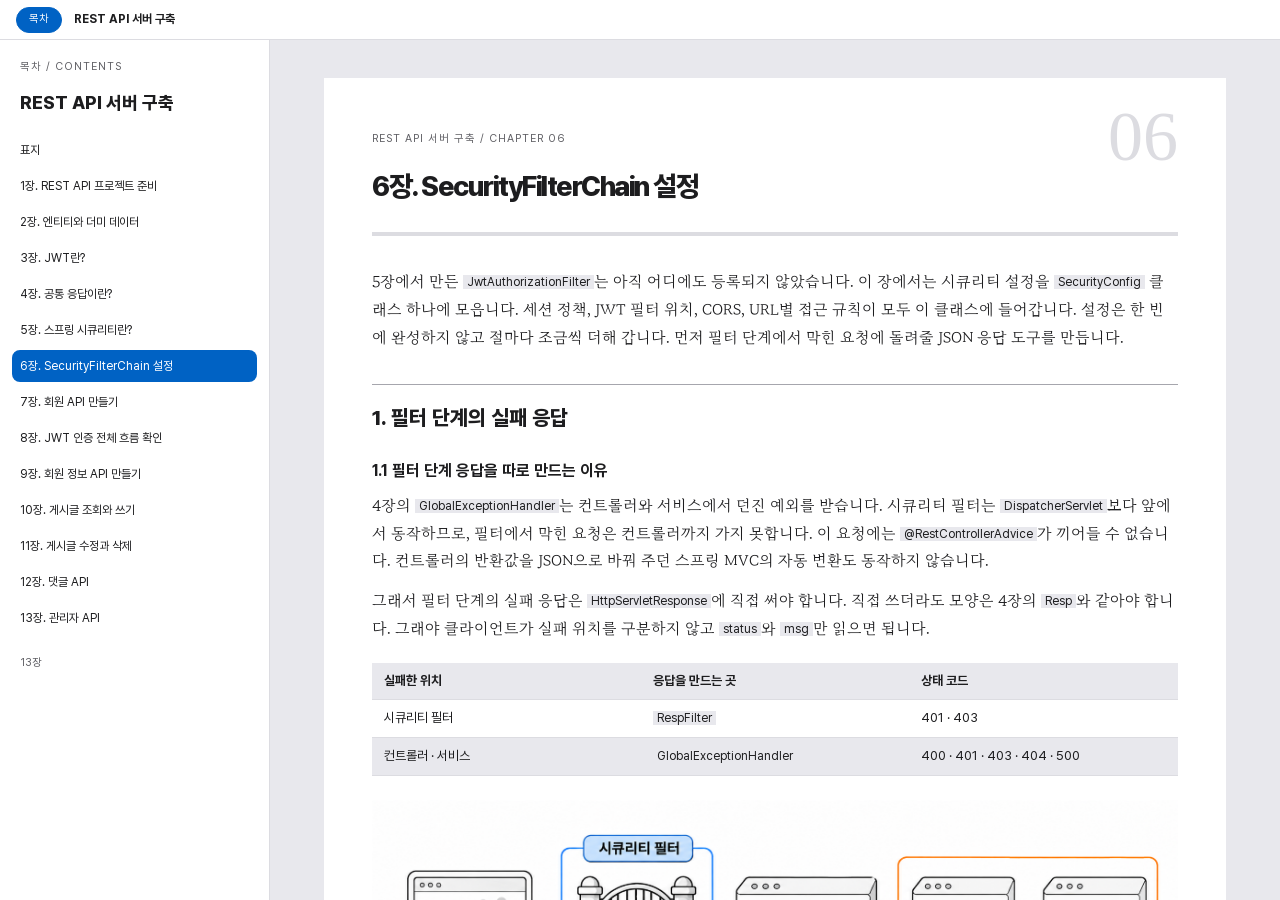
<file: chapters/06.html>
<!doctype html><html lang="ko"><head><meta charset="utf-8"><meta http-equiv="Content-Security-Policy" content="default-src 'none'; img-src 'self' data: blob:; font-src 'self'; style-src 'self' 'unsafe-inline'; script-src 'self' 'unsafe-inline'"><meta name="viewport" content="width=device-width,initial-scale=1"><title>REST API 서버 구축</title><link rel="stylesheet" href="../assets/book-a89ae88501600a40.css"></head><body><div class="reader" data-toc="open"><header class="book-bar"><button type="button" class="toc-toggle" aria-expanded="true" aria-controls="toc">목차</button><span class="book-bar__title">REST API 서버 구축</span></header><aside class="toc" id="toc"><p class="caption">목차 / CONTENTS</p><div class="toc-title">REST API 서버 구축</div><a href="../index.html" data-chapter="0" title="표지" aria-current="false">표지</a><a href="01.html" data-chapter="1" title="1장. REST API 프로젝트 준비" aria-current="false">1장. REST API 프로젝트 준비</a><a href="02.html" data-chapter="2" title="2장. 엔티티와 더미 데이터" aria-current="false">2장. 엔티티와 더미 데이터</a><a href="03.html" data-chapter="3" title="3장. JWT란?" aria-current="false">3장. JWT란?</a><a href="04.html" data-chapter="4" title="4장. 공통 응답이란?" aria-current="false">4장. 공통 응답이란?</a><a href="05.html" data-chapter="5" title="5장. 스프링 시큐리티란?" aria-current="false">5장. 스프링 시큐리티란?</a><a href="06.html" data-chapter="6" title="6장. SecurityFilterChain 설정" aria-current="true">6장. SecurityFilterChain 설정</a><a href="07.html" data-chapter="7" title="7장. 회원 API 만들기" aria-current="false">7장. 회원 API 만들기</a><a href="08.html" data-chapter="8" title="8장. JWT 인증 전체 흐름 확인" aria-current="false">8장. JWT 인증 전체 흐름 확인</a><a href="09.html" data-chapter="9" title="9장. 회원 정보 API 만들기" aria-current="false">9장. 회원 정보 API 만들기</a><a href="10.html" data-chapter="10" title="10장. 게시글 조회와 쓰기" aria-current="false">10장. 게시글 조회와 쓰기</a><a href="11.html" data-chapter="11" title="11장. 게시글 수정과 삭제" aria-current="false">11장. 게시글 수정과 삭제</a><a href="12.html" data-chapter="12" title="12장. 댓글 API" aria-current="false">12장. 댓글 API</a><a href="13.html" data-chapter="13" title="13장. 관리자 API" aria-current="false">13장. 관리자 API</a><footer>13장</footer></aside><main class="reading"><section class="chapter" id="chapter-6"><div class="eyebrow">REST API 서버 구축 / CHAPTER 06</div><span class="chapter-num" aria-hidden="true">06</span><h2>6장. SecurityFilterChain 설정</h2><p>5장에서 만든 <code>JwtAuthorizationFilter</code>는 아직 어디에도 등록되지 않았습니다. 이 장에서는 시큐리티 설정을 <code>SecurityConfig</code> 클래스 하나에 모읍니다. 세션 정책, JWT 필터 위치, CORS, URL별 접근 규칙이 모두 이 클래스에 들어갑니다. 설정은 한 번에 완성하지 않고 절마다 조금씩 더해 갑니다. 먼저 필터 단계에서 막힌 요청에 돌려줄 JSON 응답 도구를 만듭니다.</p>
<h3>1. 필터 단계의 실패 응답</h3>
<h4>1.1 필터 단계 응답을 따로 만드는 이유</h4>
<p>4장의 <code>GlobalExceptionHandler</code>는 컨트롤러와 서비스에서 던진 예외를 받습니다. 시큐리티 필터는 <code>DispatcherServlet</code>보다 앞에서 동작하므로, 필터에서 막힌 요청은 컨트롤러까지 가지 못합니다. 이 요청에는 <code>@RestControllerAdvice</code>가 끼어들 수 없습니다. 컨트롤러의 반환값을 JSON으로 바꿔 주던 스프링 MVC의 자동 변환도 동작하지 않습니다.</p>
<p>그래서 필터 단계의 실패 응답은 <code>HttpServletResponse</code>에 직접 써야 합니다. 직접 쓰더라도 모양은 4장의 <code>Resp</code>와 같아야 합니다. 그래야 클라이언트가 실패 위치를 구분하지 않고 <code>status</code>와 <code>msg</code>만 읽으면 됩니다.</p>
<table><thead><tr><th>실패한 위치</th><th>응답을 만드는 곳</th><th>상태 코드</th></tr></thead><tbody><tr><td>시큐리티 필터</td><td><code>RespFilter</code></td><td>401 · 403</td></tr><tr><td>컨트롤러 · 서비스</td><td><code>GlobalExceptionHandler</code></td><td>400 · 401 · 403 · 404 · 500</td></tr></tbody></table>
<figure class="book-figure" data-type="generated" id="figure-1ae71b3ffa9e"><div class="figure-scroll"><img src="../assets/img/41a167a3e026fb74.png" alt="실패 위치에 따라 응답을 만드는 곳" data-raster="true"/></div><figcaption>실패 위치에 따라 응답을 만드는 곳</figcaption></figure>
<h4>1.2 RespFilter와 Jackson 3</h4>
<p><code>RespFilter</code>는 상태 코드와 메시지를 받아 <code>Resp</code> 모양의 JSON 문자열을 만들고 응답 본문에 씁니다. 객체를 JSON 문자열로 바꾸는 일은 <strong>Jackson</strong>이 맡습니다. 스프링 MVC도 컨트롤러 반환값을 JSON으로 바꿀 때 Jackson을 씁니다.</p>
<p>스프링 부트 4는 Jackson 3을 사용합니다. Jackson 3에서는 패키지 이름이 <code>com.fasterxml.jackson</code>에서 <code>tools.jackson</code>으로 바뀌었습니다. 스프링 부트 3까지의 자료에서 보던 <code>com.fasterxml.jackson.databind.ObjectMapper</code>를 import하면 클래스를 찾지 못해 컴파일 오류가 납니다. 이 예제는 Jackson 3의 <code>tools.jackson.databind.json.JsonMapper</code>를 씁니다.</p>
<p><strong>예제 6-1 — 필터 단계 실패 응답 RespFilter 만들기</strong></p>
<p><strong>파일명:</strong> <code>src/main/java/com/newtenco/blog/core/util/RespFilter.java</code></p>
<div class="code-wrap" data-kind="code" data-lang="java"><div class="code-label"><span class="code-label__name">Java</span><div class="code-tools"><span class="copy-result" aria-live="polite"></span><button type="button" class="small copy">복사</button></div></div><div class="code-body"><div class="code-ln" aria-hidden="true">1
2
3
4
5
6
7
8
9
10
11
12
13
14
15
16
17
18
19
20
21
22
23
24
25</div><pre><code class="language-java" data-code="package com.newtenco.blog.core.util;

import jakarta.servlet.http.HttpServletResponse;
import tools.jackson.databind.json.JsonMapper;

import java.io.IOException;

/**
 * 컨트롤러에 도착하기 전(시큐리티 필터 단계)에서 실패했을 때
 * Resp 모양의 JSON 으로 직접 응답하는 도구.
 * 필터 단계에서는 스프링의 자동 JSON 변환이 동작하지 않으므로 직접 변환한다.
 */
public class RespFilter {

    // Spring Boot 4 는 Jackson 3 를 사용한다 (패키지: tools.jackson)
    private static final JsonMapper mapper = JsonMapper.builder().build();

    public static void fail(HttpServletResponse response, int status, String msg) throws IOException {
        response.setStatus(status);
        response.setContentType(&quot;application/json;charset=utf-8&quot;);

        String body = mapper.writeValueAsString(new Resp&lt;&gt;(status, msg, null));
        response.getWriter().write(body);
    }
}"><span class="token keyword">package</span> <span class="token namespace">com<span class="token punctuation">.</span>newtenco<span class="token punctuation">.</span>blog<span class="token punctuation">.</span>core<span class="token punctuation">.</span>util</span><span class="token punctuation">;</span>

<span class="token keyword">import</span> <span class="token import"><span class="token namespace">jakarta<span class="token punctuation">.</span>servlet<span class="token punctuation">.</span>http<span class="token punctuation">.</span></span><span class="token class-name">HttpServletResponse</span></span><span class="token punctuation">;</span>
<span class="token keyword">import</span> <span class="token import"><span class="token namespace">tools<span class="token punctuation">.</span>jackson<span class="token punctuation">.</span>databind<span class="token punctuation">.</span>json<span class="token punctuation">.</span></span><span class="token class-name">JsonMapper</span></span><span class="token punctuation">;</span>

<span class="token keyword">import</span> <span class="token import"><span class="token namespace">java<span class="token punctuation">.</span>io<span class="token punctuation">.</span></span><span class="token class-name">IOException</span></span><span class="token punctuation">;</span>

<span class="token comment">/**
 * 컨트롤러에 도착하기 전(시큐리티 필터 단계)에서 실패했을 때
 * Resp 모양의 JSON 으로 직접 응답하는 도구.
 * 필터 단계에서는 스프링의 자동 JSON 변환이 동작하지 않으므로 직접 변환한다.
 */</span>
<span class="token keyword">public</span> <span class="token keyword">class</span> <span class="token class-name">RespFilter</span> <span class="token punctuation">{</span>

    <span class="token comment">// Spring Boot 4 는 Jackson 3 를 사용한다 (패키지: tools.jackson)</span>
    <span class="token keyword">private</span> <span class="token keyword">static</span> <span class="token keyword">final</span> <span class="token class-name">JsonMapper</span> mapper <span class="token operator">=</span> <span class="token class-name">JsonMapper</span><span class="token punctuation">.</span><span class="token function">builder</span><span class="token punctuation">(</span><span class="token punctuation">)</span><span class="token punctuation">.</span><span class="token function">build</span><span class="token punctuation">(</span><span class="token punctuation">)</span><span class="token punctuation">;</span>

    <span class="token keyword">public</span> <span class="token keyword">static</span> <span class="token keyword">void</span> <span class="token function">fail</span><span class="token punctuation">(</span><span class="token class-name">HttpServletResponse</span> response<span class="token punctuation">,</span> <span class="token keyword">int</span> status<span class="token punctuation">,</span> <span class="token class-name">String</span> msg<span class="token punctuation">)</span> <span class="token keyword">throws</span> <span class="token class-name">IOException</span> <span class="token punctuation">{</span>
        response<span class="token punctuation">.</span><span class="token function">setStatus</span><span class="token punctuation">(</span>status<span class="token punctuation">)</span><span class="token punctuation">;</span>
        response<span class="token punctuation">.</span><span class="token function">setContentType</span><span class="token punctuation">(</span><span class="token string">"application/json;charset=utf-8"</span><span class="token punctuation">)</span><span class="token punctuation">;</span>

        <span class="token class-name">String</span> body <span class="token operator">=</span> mapper<span class="token punctuation">.</span><span class="token function">writeValueAsString</span><span class="token punctuation">(</span><span class="token keyword">new</span> <span class="token class-name">Resp</span><span class="token generics"><span class="token punctuation">&lt;</span><span class="token punctuation">></span></span><span class="token punctuation">(</span>status<span class="token punctuation">,</span> msg<span class="token punctuation">,</span> <span class="token keyword">null</span><span class="token punctuation">)</span><span class="token punctuation">)</span><span class="token punctuation">;</span>
        response<span class="token punctuation">.</span><span class="token function">getWriter</span><span class="token punctuation">(</span><span class="token punctuation">)</span><span class="token punctuation">.</span><span class="token function">write</span><span class="token punctuation">(</span>body<span class="token punctuation">)</span><span class="token punctuation">;</span>
    <span class="token punctuation">}</span>
<span class="token punctuation">}</span></code></pre></div></div>
<p><strong>실행 결과</strong></p>
<p><code>RespFilter</code>는 아직 호출하는 곳이 없으므로 서버가 오류 없이 실행되면 됩니다. 응답은 1.3에서 <code>SecurityConfig</code>에 연결한 뒤 확인합니다.</p>
<p><code>JsonMapper</code>는 한 번 만들어 두면 여러 요청에서 함께 써도 안전합니다. 그래서 <code>static final</code> 필드로 하나만 만듭니다. <code>fail()</code>은 상태 코드를 먼저 정하고, <code>Content-Type</code>에 <code>charset=utf-8</code>을 붙여 한글 메시지가 깨지지 않게 합니다. 그다음 4장의 <code>Resp</code> record를 JSON으로 바꿔 씁니다. Jackson 3의 예외 <code>JacksonException</code>은 <code>RuntimeException</code>의 자식이라서 <code>writeValueAsString()</code>을 try-catch로 감싸지 않아도 됩니다. <code>throws IOException</code>은 <code>getWriter()</code>가 <code>IOException</code>을 던질 수 있어서 붙였습니다.</p>
<h4>1.3 authenticationEntryPoint와 accessDeniedHandler</h4>
<p>시큐리티는 요청을 거절할 때 이유를 두 가지로 나눕니다. 5장 2.3의 필터 순서에 나온 <code>ExceptionTranslationFilter</code>가 이 거절을 받아 응답으로 바꿉니다. 어떤 응답을 보낼지는 다음 두 설정으로 정합니다.</p>
<table><thead><tr><th>설정</th><th>실행되는 때</th><th>이 책의 응답</th></tr></thead><tbody><tr><td><code>authenticationEntryPoint</code></td><td>인증 정보 없이 보호된 주소에 접근할 때</td><td><code>RespFilter.fail(res, 401, &quot;로그인 후 이용해주세요&quot;)</code></td></tr><tr><td><code>accessDeniedHandler</code></td><td>인증은 되었지만 권한이 부족할 때</td><td><code>RespFilter.fail(res, 403, &quot;권한이 없습니다&quot;)</code></td></tr></tbody></table>
<p><strong>인증 진입점(authentication entry point)</strong>은 원래 &quot;인증을 시작하게 하는 곳&quot;이라는 뜻입니다. 폼 로그인에서는 로그인 화면으로 리다이렉트하는 일을 인증 진입점이 맡습니다. REST API 서버는 화면이 없으므로 리다이렉트 대신 401 JSON을 돌려줍니다.</p>
<p>두 설정은 모두 메서드가 하나뿐인 인터페이스여서 람다로 쓸 수 있습니다.</p>
<p><strong>기본 문법</strong></p>
<div class="code-wrap" data-kind="code" data-lang="java"><div class="code-label"><span class="code-label__name">Java</span><div class="code-tools"><span class="copy-result" aria-live="polite"></span><button type="button" class="small copy">복사</button></div></div><div class="code-body"><div class="code-ln" aria-hidden="true">1
2
3</div><pre><code class="language-java" data-code="http.exceptionHandling(ex -&gt; ex
        .authenticationEntryPoint((요청, 응답, 인증예외) -&gt; 401응답을쓰는코드)
        .accessDeniedHandler((요청, 응답, 인가예외) -&gt; 403응답을쓰는코드));">http<span class="token punctuation">.</span><span class="token function">exceptionHandling</span><span class="token punctuation">(</span>ex <span class="token operator">-></span> ex
        <span class="token punctuation">.</span><span class="token function">authenticationEntryPoint</span><span class="token punctuation">(</span><span class="token punctuation">(</span>요청<span class="token punctuation">,</span> 응답<span class="token punctuation">,</span> 인증예외<span class="token punctuation">)</span> <span class="token operator">-></span> <span class="token number">401</span>응답을쓰는코드<span class="token punctuation">)</span>
        <span class="token punctuation">.</span><span class="token function">accessDeniedHandler</span><span class="token punctuation">(</span><span class="token punctuation">(</span>요청<span class="token punctuation">,</span> 응답<span class="token punctuation">,</span> 인가예외<span class="token punctuation">)</span> <span class="token operator">-></span> <span class="token number">403</span>응답을쓰는코드<span class="token punctuation">)</span><span class="token punctuation">)</span><span class="token punctuation">;</span></code></pre></div></div>
<p>두 설정을 넣지 않은 채 2절에서 폼 로그인과 HTTP Basic을 끄면, 시큐리티는 기본 진입점을 씁니다. 이 기본 진입점은 본문이 빈 403 응답을 보냅니다. 401이어야 할 요청이 403으로 가고 <code>msg</code>도 없으니, 클라이언트는 로그인이 필요한 건지 권한이 없는 건지 구분할 수 없습니다. 두 설정은 2절의 <code>SecurityConfig</code>에 넣습니다.</p>
<h3>2. SecurityConfig 기본 설정</h3>
<p><code>SecurityFilterChain</code>을 빈으로 등록하면 1장 3절에서 본 기본 보안 설정 대신 이 설정이 쓰입니다. 기본 로그인 화면도 더 이상 나오지 않습니다. <code>HttpSecurity</code> 객체에 기능별 메서드를 호출해 설정하고, 마지막에 <code>http.build()</code>로 필터 체인을 만들어 돌려줍니다.</p>
<p><strong>예제 6-2 — SecurityConfig 기본 설정</strong></p>
<p><strong>파일명:</strong> <code>src/main/java/com/newtenco/blog/core/SecurityConfig.java</code></p>
<div class="code-wrap" data-kind="code" data-lang="java"><div class="code-label"><span class="code-label__name">Java</span><div class="code-tools"><span class="copy-result" aria-live="polite"></span><button type="button" class="small copy">복사</button></div></div><div class="code-body"><div class="code-ln" aria-hidden="true">1
2
3
4
5
6
7
8
9
10
11
12
13
14
15
16
17
18
19
20
21
22
23
24
25
26
27
28
29
30
31
32
33
34
35
36
37
38
39
40
41
42
43
44
45
46</div><pre><code class="language-java" data-code="package com.newtenco.blog.core;

import com.newtenco.blog.core.filter.JwtAuthorizationFilter;
import com.newtenco.blog.core.util.JwtProvider;
import com.newtenco.blog.core.util.RespFilter;
import lombok.RequiredArgsConstructor;
import org.springframework.context.annotation.Bean;
import org.springframework.context.annotation.Configuration;
import org.springframework.security.config.annotation.web.builders.HttpSecurity;
import org.springframework.security.config.http.SessionCreationPolicy;
import org.springframework.security.web.SecurityFilterChain;
import org.springframework.security.web.authentication.UsernamePasswordAuthenticationFilter;

@RequiredArgsConstructor
@Configuration
public class SecurityConfig {

    private final JwtProvider jwtProvider;

    @Bean
    public SecurityFilterChain filterChain(HttpSecurity http) throws Exception {

        // 1. 우리가 쓰지 않는 기본 기능 끄기
        http.csrf(csrf -&gt; csrf.disable());           // 쿠키를 쓰지 않으므로 CSRF 위험 없음
        http.formLogin(form -&gt; form.disable());      // 스프링 기본 로그인 화면 끄기
        http.httpBasic(basic -&gt; basic.disable());    // 브라우저 팝업 로그인 끄기

        // 2. 세션을 만들지 않는다 (JWT = Stateless)
        http.sessionManagement(session -&gt; session.sessionCreationPolicy(SessionCreationPolicy.STATELESS));

        // 3. 우리가 만든 JWT 필터를 UsernamePasswordAuthenticationFilter 앞에 끼워 넣는다
        http.addFilterBefore(new JwtAuthorizationFilter(jwtProvider), UsernamePasswordAuthenticationFilter.class);

        // 4. 인증(401) / 권한(403) 실패 시 JSON 으로 응답
        http.exceptionHandling(ex -&gt; ex
                .authenticationEntryPoint((req, res, e) -&gt; RespFilter.fail(res, 401, &quot;로그인 후 이용해주세요&quot;))
                .accessDeniedHandler((req, res, e) -&gt; RespFilter.fail(res, 403, &quot;권한이 없습니다&quot;)));

        // 5. 임시 규칙: 모든 요청에 인증이 필요하다 (4절에서 URL 별 규칙으로 바꾼다)
        http.authorizeHttpRequests(auth -&gt; auth
                .anyRequest().authenticated()
        );

        return http.build();
    }
}"><span class="token keyword">package</span> <span class="token namespace">com<span class="token punctuation">.</span>newtenco<span class="token punctuation">.</span>blog<span class="token punctuation">.</span>core</span><span class="token punctuation">;</span>

<span class="token keyword">import</span> <span class="token import"><span class="token namespace">com<span class="token punctuation">.</span>newtenco<span class="token punctuation">.</span>blog<span class="token punctuation">.</span>core<span class="token punctuation">.</span>filter<span class="token punctuation">.</span></span><span class="token class-name">JwtAuthorizationFilter</span></span><span class="token punctuation">;</span>
<span class="token keyword">import</span> <span class="token import"><span class="token namespace">com<span class="token punctuation">.</span>newtenco<span class="token punctuation">.</span>blog<span class="token punctuation">.</span>core<span class="token punctuation">.</span>util<span class="token punctuation">.</span></span><span class="token class-name">JwtProvider</span></span><span class="token punctuation">;</span>
<span class="token keyword">import</span> <span class="token import"><span class="token namespace">com<span class="token punctuation">.</span>newtenco<span class="token punctuation">.</span>blog<span class="token punctuation">.</span>core<span class="token punctuation">.</span>util<span class="token punctuation">.</span></span><span class="token class-name">RespFilter</span></span><span class="token punctuation">;</span>
<span class="token keyword">import</span> <span class="token import"><span class="token namespace">lombok<span class="token punctuation">.</span></span><span class="token class-name">RequiredArgsConstructor</span></span><span class="token punctuation">;</span>
<span class="token keyword">import</span> <span class="token import"><span class="token namespace">org<span class="token punctuation">.</span>springframework<span class="token punctuation">.</span>context<span class="token punctuation">.</span>annotation<span class="token punctuation">.</span></span><span class="token class-name">Bean</span></span><span class="token punctuation">;</span>
<span class="token keyword">import</span> <span class="token import"><span class="token namespace">org<span class="token punctuation">.</span>springframework<span class="token punctuation">.</span>context<span class="token punctuation">.</span>annotation<span class="token punctuation">.</span></span><span class="token class-name">Configuration</span></span><span class="token punctuation">;</span>
<span class="token keyword">import</span> <span class="token import"><span class="token namespace">org<span class="token punctuation">.</span>springframework<span class="token punctuation">.</span>security<span class="token punctuation">.</span>config<span class="token punctuation">.</span>annotation<span class="token punctuation">.</span>web<span class="token punctuation">.</span>builders<span class="token punctuation">.</span></span><span class="token class-name">HttpSecurity</span></span><span class="token punctuation">;</span>
<span class="token keyword">import</span> <span class="token import"><span class="token namespace">org<span class="token punctuation">.</span>springframework<span class="token punctuation">.</span>security<span class="token punctuation">.</span>config<span class="token punctuation">.</span>http<span class="token punctuation">.</span></span><span class="token class-name">SessionCreationPolicy</span></span><span class="token punctuation">;</span>
<span class="token keyword">import</span> <span class="token import"><span class="token namespace">org<span class="token punctuation">.</span>springframework<span class="token punctuation">.</span>security<span class="token punctuation">.</span>web<span class="token punctuation">.</span></span><span class="token class-name">SecurityFilterChain</span></span><span class="token punctuation">;</span>
<span class="token keyword">import</span> <span class="token import"><span class="token namespace">org<span class="token punctuation">.</span>springframework<span class="token punctuation">.</span>security<span class="token punctuation">.</span>web<span class="token punctuation">.</span>authentication<span class="token punctuation">.</span></span><span class="token class-name">UsernamePasswordAuthenticationFilter</span></span><span class="token punctuation">;</span>

<span class="token annotation punctuation">@RequiredArgsConstructor</span>
<span class="token annotation punctuation">@Configuration</span>
<span class="token keyword">public</span> <span class="token keyword">class</span> <span class="token class-name">SecurityConfig</span> <span class="token punctuation">{</span>

    <span class="token keyword">private</span> <span class="token keyword">final</span> <span class="token class-name">JwtProvider</span> jwtProvider<span class="token punctuation">;</span>

    <span class="token annotation punctuation">@Bean</span>
    <span class="token keyword">public</span> <span class="token class-name">SecurityFilterChain</span> <span class="token function">filterChain</span><span class="token punctuation">(</span><span class="token class-name">HttpSecurity</span> http<span class="token punctuation">)</span> <span class="token keyword">throws</span> <span class="token class-name">Exception</span> <span class="token punctuation">{</span>

        <span class="token comment">// 1. 우리가 쓰지 않는 기본 기능 끄기</span>
        http<span class="token punctuation">.</span><span class="token function">csrf</span><span class="token punctuation">(</span>csrf <span class="token operator">-></span> csrf<span class="token punctuation">.</span><span class="token function">disable</span><span class="token punctuation">(</span><span class="token punctuation">)</span><span class="token punctuation">)</span><span class="token punctuation">;</span>           <span class="token comment">// 쿠키를 쓰지 않으므로 CSRF 위험 없음</span>
        http<span class="token punctuation">.</span><span class="token function">formLogin</span><span class="token punctuation">(</span>form <span class="token operator">-></span> form<span class="token punctuation">.</span><span class="token function">disable</span><span class="token punctuation">(</span><span class="token punctuation">)</span><span class="token punctuation">)</span><span class="token punctuation">;</span>      <span class="token comment">// 스프링 기본 로그인 화면 끄기</span>
        http<span class="token punctuation">.</span><span class="token function">httpBasic</span><span class="token punctuation">(</span>basic <span class="token operator">-></span> basic<span class="token punctuation">.</span><span class="token function">disable</span><span class="token punctuation">(</span><span class="token punctuation">)</span><span class="token punctuation">)</span><span class="token punctuation">;</span>    <span class="token comment">// 브라우저 팝업 로그인 끄기</span>

        <span class="token comment">// 2. 세션을 만들지 않는다 (JWT = Stateless)</span>
        http<span class="token punctuation">.</span><span class="token function">sessionManagement</span><span class="token punctuation">(</span>session <span class="token operator">-></span> session<span class="token punctuation">.</span><span class="token function">sessionCreationPolicy</span><span class="token punctuation">(</span><span class="token class-name">SessionCreationPolicy</span><span class="token punctuation">.</span><span class="token constant">STATELESS</span><span class="token punctuation">)</span><span class="token punctuation">)</span><span class="token punctuation">;</span>

        <span class="token comment">// 3. 우리가 만든 JWT 필터를 UsernamePasswordAuthenticationFilter 앞에 끼워 넣는다</span>
        http<span class="token punctuation">.</span><span class="token function">addFilterBefore</span><span class="token punctuation">(</span><span class="token keyword">new</span> <span class="token class-name">JwtAuthorizationFilter</span><span class="token punctuation">(</span>jwtProvider<span class="token punctuation">)</span><span class="token punctuation">,</span> <span class="token class-name">UsernamePasswordAuthenticationFilter</span><span class="token punctuation">.</span><span class="token keyword">class</span><span class="token punctuation">)</span><span class="token punctuation">;</span>

        <span class="token comment">// 4. 인증(401) / 권한(403) 실패 시 JSON 으로 응답</span>
        http<span class="token punctuation">.</span><span class="token function">exceptionHandling</span><span class="token punctuation">(</span>ex <span class="token operator">-></span> ex
                <span class="token punctuation">.</span><span class="token function">authenticationEntryPoint</span><span class="token punctuation">(</span><span class="token punctuation">(</span>req<span class="token punctuation">,</span> res<span class="token punctuation">,</span> e<span class="token punctuation">)</span> <span class="token operator">-></span> <span class="token class-name">RespFilter</span><span class="token punctuation">.</span><span class="token function">fail</span><span class="token punctuation">(</span>res<span class="token punctuation">,</span> <span class="token number">401</span><span class="token punctuation">,</span> <span class="token string">"로그인 후 이용해주세요"</span><span class="token punctuation">)</span><span class="token punctuation">)</span>
                <span class="token punctuation">.</span><span class="token function">accessDeniedHandler</span><span class="token punctuation">(</span><span class="token punctuation">(</span>req<span class="token punctuation">,</span> res<span class="token punctuation">,</span> e<span class="token punctuation">)</span> <span class="token operator">-></span> <span class="token class-name">RespFilter</span><span class="token punctuation">.</span><span class="token function">fail</span><span class="token punctuation">(</span>res<span class="token punctuation">,</span> <span class="token number">403</span><span class="token punctuation">,</span> <span class="token string">"권한이 없습니다"</span><span class="token punctuation">)</span><span class="token punctuation">)</span><span class="token punctuation">)</span><span class="token punctuation">;</span>

        <span class="token comment">// 5. 임시 규칙: 모든 요청에 인증이 필요하다 (4절에서 URL 별 규칙으로 바꾼다)</span>
        http<span class="token punctuation">.</span><span class="token function">authorizeHttpRequests</span><span class="token punctuation">(</span>auth <span class="token operator">-></span> auth
                <span class="token punctuation">.</span><span class="token function">anyRequest</span><span class="token punctuation">(</span><span class="token punctuation">)</span><span class="token punctuation">.</span><span class="token function">authenticated</span><span class="token punctuation">(</span><span class="token punctuation">)</span>
        <span class="token punctuation">)</span><span class="token punctuation">;</span>

        <span class="token keyword">return</span> http<span class="token punctuation">.</span><span class="token function">build</span><span class="token punctuation">(</span><span class="token punctuation">)</span><span class="token punctuation">;</span>
    <span class="token punctuation">}</span>
<span class="token punctuation">}</span></code></pre></div></div>
<p><strong>실행 결과</strong></p>
<p>서버를 다시 실행하고 Chrome 주소창에 <code>http://localhost:8080/api/users/me</code>를 입력합니다. 로그인 화면으로 이동하지 않고 다음 JSON이 화면에 그대로 출력됩니다.</p>
<div class="code-wrap" data-kind="output" data-lang="text"><div class="code-label"><span class="code-label__name">출력</span><div class="code-tools"><span class="copy-result" aria-live="polite"></span><button type="button" class="small copy">복사</button></div></div><div class="code-body"><div class="code-ln" aria-hidden="true">1</div><pre><code data-code="{&quot;status&quot;:401,&quot;msg&quot;:&quot;로그인 후 이용해주세요&quot;,&quot;body&quot;:null}">{&quot;status&quot;:401,&quot;msg&quot;:&quot;로그인 후 이용해주세요&quot;,&quot;body&quot;:null}</code></pre></div></div>
<figure class="book-figure" data-type="generated" id="figure-e88fec42dc9b"><div class="figure-scroll"><img src="../assets/img/eb7a419b9772a400.png" alt="Chrome 주소창에 http://localhost:8080/api/users/me를 입력한 화면" data-raster="true"/></div><figcaption>Chrome 주소창에 http://localhost:8080/api/users/me를 입력한 화면</figcaption><p class="credit">생성형 예시 · 실제 실행 안 함</p></figure>
<p>1장 3.1에서는 같은 요청이 기본 로그인 화면으로 이동했습니다. 이제는 <code>authenticationEntryPoint</code>가 토큰 없는 요청을 받아 <code>RespFilter</code>로 401 JSON을 씁니다. 코드 5번의 <code>anyRequest().authenticated()</code>는 &quot;어떤 요청이든 인증이 필요하다&quot;는 임시 규칙이며, 4절에서 URL별 규칙으로 바꿉니다.</p>
<h4>2.1 쓰지 않는 기능 끄기(CSRF·폼 로그인·HTTP Basic)</h4>
<p>시큐리티는 SSR 웹 애플리케이션을 기준으로 여러 기능을 기본으로 켜 둡니다. 그중 JWT를 쓰는 REST API 서버에 필요 없는 기능 세 가지를 끕니다.</p>
<table><thead><tr><th>설정</th><th>끄는 이유</th></tr></thead><tbody><tr><td><code>csrf.disable()</code></td><td>토큰을 쿠키가 아닌 Authorization 헤더로 보내므로 CSRF 위험이 없습니다(5장 5.3). 켜 두면 POST 요청마다 CSRF 토큰이 없다는 이유로 403이 납니다</td></tr><tr><td><code>formLogin.disable()</code></td><td>스프링 기본 로그인 화면과 로그인 처리를 쓰지 않습니다. 로그인은 7장에서 만드는 <code>/login</code> API가 맡습니다</td></tr><tr><td><code>httpBasic.disable()</code></td><td>요청마다 아이디와 비밀번호를 헤더에 담아 보내는 HTTP Basic 인증을 쓰지 않습니다. 켜 두면 브라우저가 로그인 팝업 창을 띄울 수 있습니다</td></tr></tbody></table>
<h4>2.2 세션 정책 STATELESS</h4>
<p><code>SessionCreationPolicy.STATELESS</code>로 설정하면 시큐리티는 세션을 만들지 않고, 인증 정보를 찾으려고 세션을 읽지도 않습니다. 3장 1.1에서 본 Stateless 방식을 설정으로 확정하는 셈입니다.</p>
<p>세션이 없으므로 5장 4.2에서 <code>SecurityContextHolder</code>에 넣은 인증 정보는 요청이 끝나면 사라집니다. 다음 요청이 오면 <code>JwtAuthorizationFilter</code>가 토큰을 다시 검사합니다. 서버는 누가 로그인했는지 기억하지 않고, 요청마다 들어온 토큰만 보고 판단합니다.</p>
<table><thead><tr><th>정책</th><th>세션 생성</th><th>세션에서 인증 정보 읽기</th></tr></thead><tbody><tr><td><code>IF_REQUIRED</code>(기본값)</td><td>필요할 때 만듦</td><td>읽음</td></tr><tr><td><code>STATELESS</code></td><td>만들지 않음</td><td>읽지 않음</td></tr></tbody></table>
<h4>2.3 JWT 필터 끼워 넣기(addFilterBefore)</h4>
<p><code>addFilterBefore()</code>는 새 필터를 기준 필터 바로 앞에 끼워 넣습니다.</p>
<p><strong>기본 문법</strong></p>
<div class="code-wrap" data-kind="code" data-lang="java"><div class="code-label"><span class="code-label__name">Java</span><div class="code-tools"><span class="copy-result" aria-live="polite"></span><button type="button" class="small copy">복사</button></div></div><div class="code-body"><div class="code-ln" aria-hidden="true">1</div><pre><code class="language-java" data-code="http.addFilterBefore(새필터객체, 기준필터클래스.class);">http<span class="token punctuation">.</span><span class="token function">addFilterBefore</span><span class="token punctuation">(</span>새필터객체<span class="token punctuation">,</span> 기준필터클래스<span class="token punctuation">.</span><span class="token keyword">class</span><span class="token punctuation">)</span><span class="token punctuation">;</span></code></pre></div></div>
<p>예제 6-2는 <code>JwtAuthorizationFilter</code>를 <code>UsernamePasswordAuthenticationFilter</code> 앞에 넣습니다. 폼 로그인을 껐으므로 <code>UsernamePasswordAuthenticationFilter</code>는 실제로 동작하지 않고, 위치를 정하는 기준점으로만 쓰입니다. 5장 2.3의 필터 순서에서 보듯 이 자리는 <code>AnonymousAuthenticationFilter</code>와 <code>AuthorizationFilter</code>보다 앞입니다. JWT 필터가 인증 정보를 먼저 넣어 두어야 뒤의 <code>AuthorizationFilter</code>가 그 정보로 접근 여부를 판단할 수 있습니다.</p>
<p><code>JwtAuthorizationFilter</code>는 <code>@Component</code>를 붙이지 않고 <code>new</code>로 만들어 넘깁니다. 스프링 부트는 빈으로 등록된 <code>Filter</code>를 서블릿 필터로도 자동 등록합니다. 그래서 <code>@Component</code>를 붙이면 같은 필터가 시큐리티 필터 체인 안과 밖에서 두 번 실행될 수 있습니다. 필터가 쓰는 <code>JwtProvider</code>는 빈이므로 생성자로 주입받아 필터에 넘깁니다.</p>
<h3>3. CORS 설정</h3>
<h4>3.1 CorsConfigurationSource</h4>
<p>5장 5.1에서 본 것처럼 출처가 다른 클라이언트의 요청을 처리하려면 서버에 허용 목록이 있어야 합니다. 이 목록은 <code>CorsConfiguration</code> 객체에 담습니다. <code>CorsConfigurationSource</code>는 요청 주소마다 어떤 <code>CorsConfiguration</code>을 적용할지 알려 주는 객체입니다. 이 객체를 <code>http.cors()</code>에 넘기면 시큐리티 필터 체인의 <code>CorsFilter</code>가 요청의 Origin 헤더를 목록과 비교합니다.</p>
<p><strong>예제 6-3 — CORS 설정 추가하기</strong></p>
<p><strong>이어서:</strong> 예제 6-2</p>
<p><strong>파일명:</strong> <code>src/main/java/com/newtenco/blog/core/SecurityConfig.java</code></p>
<div class="code-wrap" data-kind="code" data-lang="java"><div class="code-label"><span class="code-label__name">Java</span><div class="code-tools"><span class="copy-result" aria-live="polite"></span><button type="button" class="small copy">복사</button></div></div><div class="code-body"><div class="code-ln" aria-hidden="true">1
2
3
4
5
6
7
8
9
10
11
12
13
14
15
16
17
18
19
20
21
22
23
24
25
26
27
28
29
30
31
32
33
34
35
36
37
38
39
40
41
42
43
44
45
46
47
48
49
50
51
52
53
54
55
56
57
58
59
60
61
62
63
64
65
66
67
68
69
70
71
72
73</div><pre><code class="language-java" data-code="package com.newtenco.blog.core;

import com.newtenco.blog.core.filter.JwtAuthorizationFilter;
import com.newtenco.blog.core.util.JwtProvider;
import com.newtenco.blog.core.util.RespFilter;
import lombok.RequiredArgsConstructor;
import org.springframework.beans.factory.annotation.Value;
import org.springframework.context.annotation.Bean;
import org.springframework.context.annotation.Configuration;
import org.springframework.security.config.annotation.web.builders.HttpSecurity;
import org.springframework.security.config.http.SessionCreationPolicy;
import org.springframework.security.web.SecurityFilterChain;
import org.springframework.security.web.authentication.UsernamePasswordAuthenticationFilter;
import org.springframework.web.cors.CorsConfiguration;
import org.springframework.web.cors.CorsConfigurationSource;
import org.springframework.web.cors.UrlBasedCorsConfigurationSource;

import java.util.List;

@RequiredArgsConstructor
@Configuration
public class SecurityConfig {

    private final JwtProvider jwtProvider;

    @Value(&quot;${app.cors.allowed-origins}&quot;)
    private String allowedOrigins;

    // CORS: 다른 출처(예: React localhost:5173)에서 오는 요청을 허용한다
    @Bean
    public CorsConfigurationSource corsConfigurationSource() {
        CorsConfiguration config = new CorsConfiguration();
        config.setAllowedOriginPatterns(List.of(allowedOrigins.split(&quot;,&quot;)));
        config.setAllowedMethods(List.of(&quot;GET&quot;, &quot;POST&quot;, &quot;PUT&quot;, &quot;DELETE&quot;, &quot;OPTIONS&quot;));
        config.addAllowedHeader(&quot;*&quot;);
        // JWT 는 쿠키가 아니라 Authorization 헤더로 보내므로 쿠키 동봉은 필요 없다
        config.setAllowCredentials(false);

        UrlBasedCorsConfigurationSource source = new UrlBasedCorsConfigurationSource();
        source.registerCorsConfiguration(&quot;/**&quot;, config);
        return source;
    }

    @Bean
    public SecurityFilterChain filterChain(HttpSecurity http) throws Exception {

        // 1. CORS 적용
        http.cors(cors -&gt; cors.configurationSource(corsConfigurationSource()));

        // 2. 우리가 쓰지 않는 기본 기능 끄기
        http.csrf(csrf -&gt; csrf.disable());           // 쿠키를 쓰지 않으므로 CSRF 위험 없음
        http.formLogin(form -&gt; form.disable());      // 스프링 기본 로그인 화면 끄기
        http.httpBasic(basic -&gt; basic.disable());    // 브라우저 팝업 로그인 끄기

        // 3. 세션을 만들지 않는다 (JWT = Stateless)
        http.sessionManagement(session -&gt; session.sessionCreationPolicy(SessionCreationPolicy.STATELESS));

        // 4. 우리가 만든 JWT 필터를 UsernamePasswordAuthenticationFilter 앞에 끼워 넣는다
        http.addFilterBefore(new JwtAuthorizationFilter(jwtProvider), UsernamePasswordAuthenticationFilter.class);

        // 5. 인증(401) / 권한(403) 실패 시 JSON 으로 응답
        http.exceptionHandling(ex -&gt; ex
                .authenticationEntryPoint((req, res, e) -&gt; RespFilter.fail(res, 401, &quot;로그인 후 이용해주세요&quot;))
                .accessDeniedHandler((req, res, e) -&gt; RespFilter.fail(res, 403, &quot;권한이 없습니다&quot;)));

        // 6. 임시 규칙: 모든 요청에 인증이 필요하다 (4절에서 URL 별 규칙으로 바꾼다)
        http.authorizeHttpRequests(auth -&gt; auth
                .anyRequest().authenticated()
        );

        return http.build();
    }
}"><span class="token keyword">package</span> <span class="token namespace">com<span class="token punctuation">.</span>newtenco<span class="token punctuation">.</span>blog<span class="token punctuation">.</span>core</span><span class="token punctuation">;</span>

<span class="token keyword">import</span> <span class="token import"><span class="token namespace">com<span class="token punctuation">.</span>newtenco<span class="token punctuation">.</span>blog<span class="token punctuation">.</span>core<span class="token punctuation">.</span>filter<span class="token punctuation">.</span></span><span class="token class-name">JwtAuthorizationFilter</span></span><span class="token punctuation">;</span>
<span class="token keyword">import</span> <span class="token import"><span class="token namespace">com<span class="token punctuation">.</span>newtenco<span class="token punctuation">.</span>blog<span class="token punctuation">.</span>core<span class="token punctuation">.</span>util<span class="token punctuation">.</span></span><span class="token class-name">JwtProvider</span></span><span class="token punctuation">;</span>
<span class="token keyword">import</span> <span class="token import"><span class="token namespace">com<span class="token punctuation">.</span>newtenco<span class="token punctuation">.</span>blog<span class="token punctuation">.</span>core<span class="token punctuation">.</span>util<span class="token punctuation">.</span></span><span class="token class-name">RespFilter</span></span><span class="token punctuation">;</span>
<span class="token keyword">import</span> <span class="token import"><span class="token namespace">lombok<span class="token punctuation">.</span></span><span class="token class-name">RequiredArgsConstructor</span></span><span class="token punctuation">;</span>
<span class="token keyword">import</span> <span class="token import"><span class="token namespace">org<span class="token punctuation">.</span>springframework<span class="token punctuation">.</span>beans<span class="token punctuation">.</span>factory<span class="token punctuation">.</span>annotation<span class="token punctuation">.</span></span><span class="token class-name">Value</span></span><span class="token punctuation">;</span>
<span class="token keyword">import</span> <span class="token import"><span class="token namespace">org<span class="token punctuation">.</span>springframework<span class="token punctuation">.</span>context<span class="token punctuation">.</span>annotation<span class="token punctuation">.</span></span><span class="token class-name">Bean</span></span><span class="token punctuation">;</span>
<span class="token keyword">import</span> <span class="token import"><span class="token namespace">org<span class="token punctuation">.</span>springframework<span class="token punctuation">.</span>context<span class="token punctuation">.</span>annotation<span class="token punctuation">.</span></span><span class="token class-name">Configuration</span></span><span class="token punctuation">;</span>
<span class="token keyword">import</span> <span class="token import"><span class="token namespace">org<span class="token punctuation">.</span>springframework<span class="token punctuation">.</span>security<span class="token punctuation">.</span>config<span class="token punctuation">.</span>annotation<span class="token punctuation">.</span>web<span class="token punctuation">.</span>builders<span class="token punctuation">.</span></span><span class="token class-name">HttpSecurity</span></span><span class="token punctuation">;</span>
<span class="token keyword">import</span> <span class="token import"><span class="token namespace">org<span class="token punctuation">.</span>springframework<span class="token punctuation">.</span>security<span class="token punctuation">.</span>config<span class="token punctuation">.</span>http<span class="token punctuation">.</span></span><span class="token class-name">SessionCreationPolicy</span></span><span class="token punctuation">;</span>
<span class="token keyword">import</span> <span class="token import"><span class="token namespace">org<span class="token punctuation">.</span>springframework<span class="token punctuation">.</span>security<span class="token punctuation">.</span>web<span class="token punctuation">.</span></span><span class="token class-name">SecurityFilterChain</span></span><span class="token punctuation">;</span>
<span class="token keyword">import</span> <span class="token import"><span class="token namespace">org<span class="token punctuation">.</span>springframework<span class="token punctuation">.</span>security<span class="token punctuation">.</span>web<span class="token punctuation">.</span>authentication<span class="token punctuation">.</span></span><span class="token class-name">UsernamePasswordAuthenticationFilter</span></span><span class="token punctuation">;</span>
<span class="token keyword">import</span> <span class="token import"><span class="token namespace">org<span class="token punctuation">.</span>springframework<span class="token punctuation">.</span>web<span class="token punctuation">.</span>cors<span class="token punctuation">.</span></span><span class="token class-name">CorsConfiguration</span></span><span class="token punctuation">;</span>
<span class="token keyword">import</span> <span class="token import"><span class="token namespace">org<span class="token punctuation">.</span>springframework<span class="token punctuation">.</span>web<span class="token punctuation">.</span>cors<span class="token punctuation">.</span></span><span class="token class-name">CorsConfigurationSource</span></span><span class="token punctuation">;</span>
<span class="token keyword">import</span> <span class="token import"><span class="token namespace">org<span class="token punctuation">.</span>springframework<span class="token punctuation">.</span>web<span class="token punctuation">.</span>cors<span class="token punctuation">.</span></span><span class="token class-name">UrlBasedCorsConfigurationSource</span></span><span class="token punctuation">;</span>

<span class="token keyword">import</span> <span class="token import"><span class="token namespace">java<span class="token punctuation">.</span>util<span class="token punctuation">.</span></span><span class="token class-name">List</span></span><span class="token punctuation">;</span>

<span class="token annotation punctuation">@RequiredArgsConstructor</span>
<span class="token annotation punctuation">@Configuration</span>
<span class="token keyword">public</span> <span class="token keyword">class</span> <span class="token class-name">SecurityConfig</span> <span class="token punctuation">{</span>

    <span class="token keyword">private</span> <span class="token keyword">final</span> <span class="token class-name">JwtProvider</span> jwtProvider<span class="token punctuation">;</span>

    <span class="token annotation punctuation">@Value</span><span class="token punctuation">(</span><span class="token string">"${app.cors.allowed-origins}"</span><span class="token punctuation">)</span>
    <span class="token keyword">private</span> <span class="token class-name">String</span> allowedOrigins<span class="token punctuation">;</span>

    <span class="token comment">// CORS: 다른 출처(예: React localhost:5173)에서 오는 요청을 허용한다</span>
    <span class="token annotation punctuation">@Bean</span>
    <span class="token keyword">public</span> <span class="token class-name">CorsConfigurationSource</span> <span class="token function">corsConfigurationSource</span><span class="token punctuation">(</span><span class="token punctuation">)</span> <span class="token punctuation">{</span>
        <span class="token class-name">CorsConfiguration</span> config <span class="token operator">=</span> <span class="token keyword">new</span> <span class="token class-name">CorsConfiguration</span><span class="token punctuation">(</span><span class="token punctuation">)</span><span class="token punctuation">;</span>
        config<span class="token punctuation">.</span><span class="token function">setAllowedOriginPatterns</span><span class="token punctuation">(</span><span class="token class-name">List</span><span class="token punctuation">.</span><span class="token function">of</span><span class="token punctuation">(</span>allowedOrigins<span class="token punctuation">.</span><span class="token function">split</span><span class="token punctuation">(</span><span class="token string">","</span><span class="token punctuation">)</span><span class="token punctuation">)</span><span class="token punctuation">)</span><span class="token punctuation">;</span>
        config<span class="token punctuation">.</span><span class="token function">setAllowedMethods</span><span class="token punctuation">(</span><span class="token class-name">List</span><span class="token punctuation">.</span><span class="token function">of</span><span class="token punctuation">(</span><span class="token string">"GET"</span><span class="token punctuation">,</span> <span class="token string">"POST"</span><span class="token punctuation">,</span> <span class="token string">"PUT"</span><span class="token punctuation">,</span> <span class="token string">"DELETE"</span><span class="token punctuation">,</span> <span class="token string">"OPTIONS"</span><span class="token punctuation">)</span><span class="token punctuation">)</span><span class="token punctuation">;</span>
        config<span class="token punctuation">.</span><span class="token function">addAllowedHeader</span><span class="token punctuation">(</span><span class="token string">"*"</span><span class="token punctuation">)</span><span class="token punctuation">;</span>
        <span class="token comment">// JWT 는 쿠키가 아니라 Authorization 헤더로 보내므로 쿠키 동봉은 필요 없다</span>
        config<span class="token punctuation">.</span><span class="token function">setAllowCredentials</span><span class="token punctuation">(</span><span class="token boolean">false</span><span class="token punctuation">)</span><span class="token punctuation">;</span>

        <span class="token class-name">UrlBasedCorsConfigurationSource</span> source <span class="token operator">=</span> <span class="token keyword">new</span> <span class="token class-name">UrlBasedCorsConfigurationSource</span><span class="token punctuation">(</span><span class="token punctuation">)</span><span class="token punctuation">;</span>
        source<span class="token punctuation">.</span><span class="token function">registerCorsConfiguration</span><span class="token punctuation">(</span><span class="token string">"/**"</span><span class="token punctuation">,</span> config<span class="token punctuation">)</span><span class="token punctuation">;</span>
        <span class="token keyword">return</span> source<span class="token punctuation">;</span>
    <span class="token punctuation">}</span>

    <span class="token annotation punctuation">@Bean</span>
    <span class="token keyword">public</span> <span class="token class-name">SecurityFilterChain</span> <span class="token function">filterChain</span><span class="token punctuation">(</span><span class="token class-name">HttpSecurity</span> http<span class="token punctuation">)</span> <span class="token keyword">throws</span> <span class="token class-name">Exception</span> <span class="token punctuation">{</span>

        <span class="token comment">// 1. CORS 적용</span>
        http<span class="token punctuation">.</span><span class="token function">cors</span><span class="token punctuation">(</span>cors <span class="token operator">-></span> cors<span class="token punctuation">.</span><span class="token function">configurationSource</span><span class="token punctuation">(</span><span class="token function">corsConfigurationSource</span><span class="token punctuation">(</span><span class="token punctuation">)</span><span class="token punctuation">)</span><span class="token punctuation">)</span><span class="token punctuation">;</span>

        <span class="token comment">// 2. 우리가 쓰지 않는 기본 기능 끄기</span>
        http<span class="token punctuation">.</span><span class="token function">csrf</span><span class="token punctuation">(</span>csrf <span class="token operator">-></span> csrf<span class="token punctuation">.</span><span class="token function">disable</span><span class="token punctuation">(</span><span class="token punctuation">)</span><span class="token punctuation">)</span><span class="token punctuation">;</span>           <span class="token comment">// 쿠키를 쓰지 않으므로 CSRF 위험 없음</span>
        http<span class="token punctuation">.</span><span class="token function">formLogin</span><span class="token punctuation">(</span>form <span class="token operator">-></span> form<span class="token punctuation">.</span><span class="token function">disable</span><span class="token punctuation">(</span><span class="token punctuation">)</span><span class="token punctuation">)</span><span class="token punctuation">;</span>      <span class="token comment">// 스프링 기본 로그인 화면 끄기</span>
        http<span class="token punctuation">.</span><span class="token function">httpBasic</span><span class="token punctuation">(</span>basic <span class="token operator">-></span> basic<span class="token punctuation">.</span><span class="token function">disable</span><span class="token punctuation">(</span><span class="token punctuation">)</span><span class="token punctuation">)</span><span class="token punctuation">;</span>    <span class="token comment">// 브라우저 팝업 로그인 끄기</span>

        <span class="token comment">// 3. 세션을 만들지 않는다 (JWT = Stateless)</span>
        http<span class="token punctuation">.</span><span class="token function">sessionManagement</span><span class="token punctuation">(</span>session <span class="token operator">-></span> session<span class="token punctuation">.</span><span class="token function">sessionCreationPolicy</span><span class="token punctuation">(</span><span class="token class-name">SessionCreationPolicy</span><span class="token punctuation">.</span><span class="token constant">STATELESS</span><span class="token punctuation">)</span><span class="token punctuation">)</span><span class="token punctuation">;</span>

        <span class="token comment">// 4. 우리가 만든 JWT 필터를 UsernamePasswordAuthenticationFilter 앞에 끼워 넣는다</span>
        http<span class="token punctuation">.</span><span class="token function">addFilterBefore</span><span class="token punctuation">(</span><span class="token keyword">new</span> <span class="token class-name">JwtAuthorizationFilter</span><span class="token punctuation">(</span>jwtProvider<span class="token punctuation">)</span><span class="token punctuation">,</span> <span class="token class-name">UsernamePasswordAuthenticationFilter</span><span class="token punctuation">.</span><span class="token keyword">class</span><span class="token punctuation">)</span><span class="token punctuation">;</span>

        <span class="token comment">// 5. 인증(401) / 권한(403) 실패 시 JSON 으로 응답</span>
        http<span class="token punctuation">.</span><span class="token function">exceptionHandling</span><span class="token punctuation">(</span>ex <span class="token operator">-></span> ex
                <span class="token punctuation">.</span><span class="token function">authenticationEntryPoint</span><span class="token punctuation">(</span><span class="token punctuation">(</span>req<span class="token punctuation">,</span> res<span class="token punctuation">,</span> e<span class="token punctuation">)</span> <span class="token operator">-></span> <span class="token class-name">RespFilter</span><span class="token punctuation">.</span><span class="token function">fail</span><span class="token punctuation">(</span>res<span class="token punctuation">,</span> <span class="token number">401</span><span class="token punctuation">,</span> <span class="token string">"로그인 후 이용해주세요"</span><span class="token punctuation">)</span><span class="token punctuation">)</span>
                <span class="token punctuation">.</span><span class="token function">accessDeniedHandler</span><span class="token punctuation">(</span><span class="token punctuation">(</span>req<span class="token punctuation">,</span> res<span class="token punctuation">,</span> e<span class="token punctuation">)</span> <span class="token operator">-></span> <span class="token class-name">RespFilter</span><span class="token punctuation">.</span><span class="token function">fail</span><span class="token punctuation">(</span>res<span class="token punctuation">,</span> <span class="token number">403</span><span class="token punctuation">,</span> <span class="token string">"권한이 없습니다"</span><span class="token punctuation">)</span><span class="token punctuation">)</span><span class="token punctuation">)</span><span class="token punctuation">;</span>

        <span class="token comment">// 6. 임시 규칙: 모든 요청에 인증이 필요하다 (4절에서 URL 별 규칙으로 바꾼다)</span>
        http<span class="token punctuation">.</span><span class="token function">authorizeHttpRequests</span><span class="token punctuation">(</span>auth <span class="token operator">-></span> auth
                <span class="token punctuation">.</span><span class="token function">anyRequest</span><span class="token punctuation">(</span><span class="token punctuation">)</span><span class="token punctuation">.</span><span class="token function">authenticated</span><span class="token punctuation">(</span><span class="token punctuation">)</span>
        <span class="token punctuation">)</span><span class="token punctuation">;</span>

        <span class="token keyword">return</span> http<span class="token punctuation">.</span><span class="token function">build</span><span class="token punctuation">(</span><span class="token punctuation">)</span><span class="token punctuation">;</span>
    <span class="token punctuation">}</span>
<span class="token punctuation">}</span></code></pre></div></div>
<p><strong>실행 결과</strong></p>
<p>서버가 오류 없이 실행되면 됩니다. 주소창에서 직접 보내는 요청에는 다른 출처가 끼지 않으므로 <code>http://localhost:8080/api/users/me</code>의 응답은 예제 6-2와 같습니다. CORS 설정이 실제로 쓰이는 모습은 6절에서 Talend API Tester로 확인합니다.</p>
<p><code>CorsConfiguration</code>에 넣은 값은 다음과 같습니다.</p>
<table><thead><tr><th>설정</th><th>값</th><th>의미</th></tr></thead><tbody><tr><td><code>setAllowedOriginPatterns()</code></td><td>설정 파일의 값</td><td>허용할 출처입니다. <code>*</code>가 든 패턴을 쓸 수 있습니다</td></tr><tr><td><code>setAllowedMethods()</code></td><td>GET · POST · PUT · DELETE · OPTIONS</td><td>허용할 HTTP 메서드입니다. 사전 요청용 OPTIONS도 넣습니다</td></tr><tr><td><code>addAllowedHeader(&quot;*&quot;)</code></td><td>모든 헤더</td><td>Authorization · Content-Type 같은 요청 헤더를 허용합니다</td></tr><tr><td><code>setAllowCredentials(false)</code></td><td>false</td><td>쿠키를 함께 보내는 요청은 허용하지 않습니다. 토큰을 헤더로 보내므로 필요 없습니다</td></tr><tr><td><code>registerCorsConfiguration(&quot;/**&quot;, config)</code></td><td>모든 주소</td><td><code>/api</code> 아래뿐 아니라 <code>/login</code> 같은 주소에도 같은 설정을 적용합니다</td></tr></tbody></table>
<p>허용 출처는 <code>setAllowedOrigins()</code>가 아닌 <code>setAllowedOriginPatterns()</code>로 지정했습니다. <code>setAllowedOrigins()</code>는 출처를 글자 그대로만 비교합니다. <code>chrome-extension://*</code>처럼 일부를 <code>*</code>로 둔 값은 패턴을 다룰 수 있는 <code>setAllowedOriginPatterns()</code>에 넣어야 합니다.</p>
<p><code>http.cors()</code>는 <code>filterChain()</code> 맨 앞에 두었지만, 필터가 실행되는 순서는 메서드를 호출한 순서와 관계없습니다. <code>CorsFilter</code>는 시큐리티가 정한 자리(5장 2.3)에서 항상 JWT 필터보다 먼저 실행됩니다.</p>
<h4>3.2 허용 출처를 설정 파일에서 읽기</h4>
<p>허용 출처는 코드에 적지 않고 1장 4.2의 <code>application-dev.properties</code>에서 <code>@Value</code>로 읽습니다. 프런트엔드 주소가 바뀌거나 운영 서버의 도메인이 정해져도 코드는 그대로 두고 설정 파일만 고치면 됩니다.</p>
<p><strong>코드 조각</strong></p>
<p><strong>파일명:</strong> <code>src/main/resources/application-dev.properties</code>(1장에서 작성한 부분)</p>
<div class="code-wrap" data-kind="code" data-lang="properties"><div class="code-label"><span class="code-label__name">PROPERTIES</span><div class="code-tools"><span class="copy-result" aria-live="polite"></span><button type="button" class="small copy">복사</button></div></div><div class="code-body"><div class="code-ln" aria-hidden="true">1
2
3</div><pre><code data-code="# ===== CORS Allow (콤마로 여러 개 지정 가능) =====
# chrome-extension://* 는 Talend API Tester 같은 크롬 확장 프로그램의 요청을 허용한다
app.cors.allowed-origins=http://localhost:3000,http://localhost:5173,chrome-extension://*"># ===== CORS Allow (콤마로 여러 개 지정 가능) =====
# chrome-extension://* 는 Talend API Tester 같은 크롬 확장 프로그램의 요청을 허용한다
app.cors.allowed-origins=http://localhost:3000,http://localhost:5173,chrome-extension://*</code></pre></div></div>
<p><code>@Value(&quot;${app.cors.allowed-origins}&quot;)</code>가 이 줄 전체를 문자열 하나로 읽고, <code>split(&quot;,&quot;)</code>이 콤마를 기준으로 나눕니다. 공백은 따로 지우지 않으므로 콤마 앞뒤에 띄어쓰기를 넣지 않습니다. <code>http://localhost:5173</code>처럼 앞에 공백이 붙은 값은 다른 출처로 취급됩니다.</p>
<table><thead><tr><th>값</th><th>허용하는 클라이언트</th></tr></thead><tbody><tr><td><code>http://localhost:3000</code> · <code>http://localhost:5173</code></td><td>로컬에서 실행하는 React 개발 서버</td></tr><tr><td><code>chrome-extension://*</code></td><td>Talend API Tester 같은 크롬 확장 프로그램</td></tr></tbody></table>
<p>Talend API Tester는 크롬 확장 프로그램이라 요청에 <code>Origin: chrome-extension://...</code> 헤더가 붙습니다. 이 출처가 허용 목록에 없으면 <code>CorsFilter</code>는 요청을 컨트롤러로 넘기지 않고, 상태 코드 403과 본문 <code>Invalid CORS request</code>로 바로 거절합니다. 이 응답은 <code>RespFilter</code>가 만든 것이 아니어서 <code>Resp</code> 모양도 아닙니다. 7장부터 Talend API Tester로 API를 확인하므로 미리 허용해 둡니다. 목록에 없는 다른 출처(예: <code>http://evil.com</code>)는 계속 403으로 막힙니다.</p>
<h3>4. URL·역할별 접근 규칙</h3>
<h4>4.1 permitAll·hasRole·hasAnyRole·denyAll</h4>
<p>URL별 접근 규칙은 <code>authorizeHttpRequests()</code> 안에 씁니다. <code>requestMatchers()</code>로 요청을 고르고, 바로 뒤에 그 요청에 적용할 규칙을 붙입니다. 마지막 <code>anyRequest()</code>는 앞의 어떤 <code>requestMatchers()</code>에도 걸리지 않은 나머지 요청을 고릅니다.</p>
<p><strong>기본 문법</strong></p>
<div class="code-wrap" data-kind="code" data-lang="java"><div class="code-label"><span class="code-label__name">Java</span><div class="code-tools"><span class="copy-result" aria-live="polite"></span><button type="button" class="small copy">복사</button></div></div><div class="code-body"><div class="code-ln" aria-hidden="true">1
2
3
4
5</div><pre><code class="language-java" data-code="http.authorizeHttpRequests(auth -&gt; auth
        .requestMatchers(&quot;주소패턴&quot;).규칙()
        .requestMatchers(HttpMethod.메서드, &quot;주소패턴&quot;).규칙()
        .anyRequest().규칙()
);">http<span class="token punctuation">.</span><span class="token function">authorizeHttpRequests</span><span class="token punctuation">(</span>auth <span class="token operator">-></span> auth
        <span class="token punctuation">.</span><span class="token function">requestMatchers</span><span class="token punctuation">(</span><span class="token string">"주소패턴"</span><span class="token punctuation">)</span><span class="token punctuation">.</span>규칙<span class="token punctuation">(</span><span class="token punctuation">)</span>
        <span class="token punctuation">.</span><span class="token function">requestMatchers</span><span class="token punctuation">(</span><span class="token class-name">HttpMethod</span><span class="token punctuation">.</span>메서드<span class="token punctuation">,</span> <span class="token string">"주소패턴"</span><span class="token punctuation">)</span><span class="token punctuation">.</span>규칙<span class="token punctuation">(</span><span class="token punctuation">)</span>
        <span class="token punctuation">.</span><span class="token function">anyRequest</span><span class="token punctuation">(</span><span class="token punctuation">)</span><span class="token punctuation">.</span>규칙<span class="token punctuation">(</span><span class="token punctuation">)</span>
<span class="token punctuation">)</span><span class="token punctuation">;</span></code></pre></div></div>
<table><thead><tr><th>규칙</th><th>뜻</th></tr></thead><tbody><tr><td><code>permitAll()</code></td><td>인증 여부와 관계없이 모두 허용</td></tr><tr><td><code>hasRole(&quot;ADMIN&quot;)</code></td><td><code>ROLE_ADMIN</code> 권한이 있을 때만 허용</td></tr><tr><td><code>hasAnyRole(&quot;USER&quot;, &quot;ADMIN&quot;)</code></td><td><code>ROLE_USER</code>와 <code>ROLE_ADMIN</code> 중 하나라도 있으면 허용</td></tr><tr><td><code>denyAll()</code></td><td>인증 여부와 관계없이 모두 거부</td></tr></tbody></table>
<p><code>hasRole()</code>에는 <code>ROLE_</code> 접두사를 빼고 씁니다. 시큐리티가 앞에 <code>ROLE_</code>을 붙여 <code>Authentication</code>의 권한 목록과 비교하기 때문입니다. 2장 1.3에서 <code>getAuthorities()</code>가 권한 이름 앞에 <code>ROLE_</code>을 붙이도록 만든 것도 이 규칙에 맞추기 위해서입니다.</p>
<p>주소 패턴의 <code>**</code>는 그 아래 모든 경로를 뜻합니다. <code>/api/**</code>는 <code>/api/users/me</code>와 <code>/api/boards/1/replies</code>에 모두 맞습니다. 패턴 앞에 <code>HttpMethod.GET</code>을 넘기면 그 메서드의 요청만 고릅니다.</p>
<p>예제 6-3의 임시 규칙을 이 프로젝트의 규칙으로 바꿉니다.</p>
<p><strong>예제 6-4 — URL·역할별 접근 규칙 정하기</strong></p>
<p><strong>이어서:</strong> 예제 6-3</p>
<p><strong>파일명:</strong> <code>src/main/java/com/newtenco/blog/core/SecurityConfig.java</code></p>
<div class="code-wrap" data-kind="code" data-lang="java"><div class="code-label"><span class="code-label__name">Java</span><div class="code-tools"><span class="copy-result" aria-live="polite"></span><button type="button" class="small copy">복사</button></div></div><div class="code-body"><div class="code-ln" aria-hidden="true">1
2
3
4
5
6
7
8
9
10
11
12
13
14
15
16
17
18
19
20
21
22
23
24
25
26
27
28
29
30
31
32
33
34
35
36
37
38
39
40
41
42
43
44
45
46
47
48
49
50
51
52
53
54
55
56
57
58
59
60
61
62
63
64
65
66
67
68
69
70
71
72
73
74
75
76
77
78
79</div><pre><code class="language-java" data-code="package com.newtenco.blog.core;

import com.newtenco.blog.core.filter.JwtAuthorizationFilter;
import com.newtenco.blog.core.util.JwtProvider;
import com.newtenco.blog.core.util.RespFilter;
import lombok.RequiredArgsConstructor;
import org.springframework.beans.factory.annotation.Value;
import org.springframework.context.annotation.Bean;
import org.springframework.context.annotation.Configuration;
import org.springframework.http.HttpMethod;
import org.springframework.security.config.annotation.web.builders.HttpSecurity;
import org.springframework.security.config.http.SessionCreationPolicy;
import org.springframework.security.web.SecurityFilterChain;
import org.springframework.security.web.authentication.UsernamePasswordAuthenticationFilter;
import org.springframework.web.cors.CorsConfiguration;
import org.springframework.web.cors.CorsConfigurationSource;
import org.springframework.web.cors.UrlBasedCorsConfigurationSource;

import java.util.List;

@RequiredArgsConstructor
@Configuration
public class SecurityConfig {

    private final JwtProvider jwtProvider;

    @Value(&quot;${app.cors.allowed-origins}&quot;)
    private String allowedOrigins;

    // CORS: 다른 출처(예: React localhost:5173)에서 오는 요청을 허용한다
    @Bean
    public CorsConfigurationSource corsConfigurationSource() {
        CorsConfiguration config = new CorsConfiguration();
        config.setAllowedOriginPatterns(List.of(allowedOrigins.split(&quot;,&quot;)));
        config.setAllowedMethods(List.of(&quot;GET&quot;, &quot;POST&quot;, &quot;PUT&quot;, &quot;DELETE&quot;, &quot;OPTIONS&quot;));
        config.addAllowedHeader(&quot;*&quot;);
        // JWT 는 쿠키가 아니라 Authorization 헤더로 보내므로 쿠키 동봉은 필요 없다
        config.setAllowCredentials(false);

        UrlBasedCorsConfigurationSource source = new UrlBasedCorsConfigurationSource();
        source.registerCorsConfiguration(&quot;/**&quot;, config);
        return source;
    }

    @Bean
    public SecurityFilterChain filterChain(HttpSecurity http) throws Exception {

        // 1. CORS 적용
        http.cors(cors -&gt; cors.configurationSource(corsConfigurationSource()));

        // 2. 우리가 쓰지 않는 기본 기능 끄기
        http.csrf(csrf -&gt; csrf.disable());           // 쿠키를 쓰지 않으므로 CSRF 위험 없음
        http.formLogin(form -&gt; form.disable());      // 스프링 기본 로그인 화면 끄기
        http.httpBasic(basic -&gt; basic.disable());    // 브라우저 팝업 로그인 끄기

        // 3. 세션을 만들지 않는다 (JWT = Stateless)
        http.sessionManagement(session -&gt; session.sessionCreationPolicy(SessionCreationPolicy.STATELESS));

        // 4. 우리가 만든 JWT 필터를 UsernamePasswordAuthenticationFilter 앞에 끼워 넣는다
        http.addFilterBefore(new JwtAuthorizationFilter(jwtProvider), UsernamePasswordAuthenticationFilter.class);

        // 5. 인증(401) / 권한(403) 실패 시 JSON 으로 응답
        http.exceptionHandling(ex -&gt; ex
                .authenticationEntryPoint((req, res, e) -&gt; RespFilter.fail(res, 401, &quot;로그인 후 이용해주세요&quot;))
                .accessDeniedHandler((req, res, e) -&gt; RespFilter.fail(res, 403, &quot;권한이 없습니다&quot;)));

        // 6. URL 별 접근 규칙 (위에서부터 먼저 맞는 규칙이 적용된다)
        http.authorizeHttpRequests(auth -&gt; auth
                .requestMatchers(HttpMethod.OPTIONS, &quot;/**&quot;).permitAll()                // CORS 사전 요청
                .requestMatchers(&quot;/join&quot;, &quot;/login&quot;, &quot;/check-username&quot;).permitAll()     // 회원가입, 로그인, 중복체크
                .requestMatchers(&quot;/api/admin/**&quot;).hasRole(&quot;ADMIN&quot;)                     // 관리자 전용
                .requestMatchers(HttpMethod.GET, &quot;/api/boards/**&quot;).permitAll()         // 글 목록/상세는 누구나
                .requestMatchers(&quot;/api/**&quot;).hasAnyRole(&quot;USER&quot;, &quot;ADMIN&quot;)               // 나머지 API 는 로그인 필요
                .anyRequest().denyAll()                                                // 그 외 주소는 모두 차단
        );

        return http.build();
    }
}"><span class="token keyword">package</span> <span class="token namespace">com<span class="token punctuation">.</span>newtenco<span class="token punctuation">.</span>blog<span class="token punctuation">.</span>core</span><span class="token punctuation">;</span>

<span class="token keyword">import</span> <span class="token import"><span class="token namespace">com<span class="token punctuation">.</span>newtenco<span class="token punctuation">.</span>blog<span class="token punctuation">.</span>core<span class="token punctuation">.</span>filter<span class="token punctuation">.</span></span><span class="token class-name">JwtAuthorizationFilter</span></span><span class="token punctuation">;</span>
<span class="token keyword">import</span> <span class="token import"><span class="token namespace">com<span class="token punctuation">.</span>newtenco<span class="token punctuation">.</span>blog<span class="token punctuation">.</span>core<span class="token punctuation">.</span>util<span class="token punctuation">.</span></span><span class="token class-name">JwtProvider</span></span><span class="token punctuation">;</span>
<span class="token keyword">import</span> <span class="token import"><span class="token namespace">com<span class="token punctuation">.</span>newtenco<span class="token punctuation">.</span>blog<span class="token punctuation">.</span>core<span class="token punctuation">.</span>util<span class="token punctuation">.</span></span><span class="token class-name">RespFilter</span></span><span class="token punctuation">;</span>
<span class="token keyword">import</span> <span class="token import"><span class="token namespace">lombok<span class="token punctuation">.</span></span><span class="token class-name">RequiredArgsConstructor</span></span><span class="token punctuation">;</span>
<span class="token keyword">import</span> <span class="token import"><span class="token namespace">org<span class="token punctuation">.</span>springframework<span class="token punctuation">.</span>beans<span class="token punctuation">.</span>factory<span class="token punctuation">.</span>annotation<span class="token punctuation">.</span></span><span class="token class-name">Value</span></span><span class="token punctuation">;</span>
<span class="token keyword">import</span> <span class="token import"><span class="token namespace">org<span class="token punctuation">.</span>springframework<span class="token punctuation">.</span>context<span class="token punctuation">.</span>annotation<span class="token punctuation">.</span></span><span class="token class-name">Bean</span></span><span class="token punctuation">;</span>
<span class="token keyword">import</span> <span class="token import"><span class="token namespace">org<span class="token punctuation">.</span>springframework<span class="token punctuation">.</span>context<span class="token punctuation">.</span>annotation<span class="token punctuation">.</span></span><span class="token class-name">Configuration</span></span><span class="token punctuation">;</span>
<span class="token keyword">import</span> <span class="token import"><span class="token namespace">org<span class="token punctuation">.</span>springframework<span class="token punctuation">.</span>http<span class="token punctuation">.</span></span><span class="token class-name">HttpMethod</span></span><span class="token punctuation">;</span>
<span class="token keyword">import</span> <span class="token import"><span class="token namespace">org<span class="token punctuation">.</span>springframework<span class="token punctuation">.</span>security<span class="token punctuation">.</span>config<span class="token punctuation">.</span>annotation<span class="token punctuation">.</span>web<span class="token punctuation">.</span>builders<span class="token punctuation">.</span></span><span class="token class-name">HttpSecurity</span></span><span class="token punctuation">;</span>
<span class="token keyword">import</span> <span class="token import"><span class="token namespace">org<span class="token punctuation">.</span>springframework<span class="token punctuation">.</span>security<span class="token punctuation">.</span>config<span class="token punctuation">.</span>http<span class="token punctuation">.</span></span><span class="token class-name">SessionCreationPolicy</span></span><span class="token punctuation">;</span>
<span class="token keyword">import</span> <span class="token import"><span class="token namespace">org<span class="token punctuation">.</span>springframework<span class="token punctuation">.</span>security<span class="token punctuation">.</span>web<span class="token punctuation">.</span></span><span class="token class-name">SecurityFilterChain</span></span><span class="token punctuation">;</span>
<span class="token keyword">import</span> <span class="token import"><span class="token namespace">org<span class="token punctuation">.</span>springframework<span class="token punctuation">.</span>security<span class="token punctuation">.</span>web<span class="token punctuation">.</span>authentication<span class="token punctuation">.</span></span><span class="token class-name">UsernamePasswordAuthenticationFilter</span></span><span class="token punctuation">;</span>
<span class="token keyword">import</span> <span class="token import"><span class="token namespace">org<span class="token punctuation">.</span>springframework<span class="token punctuation">.</span>web<span class="token punctuation">.</span>cors<span class="token punctuation">.</span></span><span class="token class-name">CorsConfiguration</span></span><span class="token punctuation">;</span>
<span class="token keyword">import</span> <span class="token import"><span class="token namespace">org<span class="token punctuation">.</span>springframework<span class="token punctuation">.</span>web<span class="token punctuation">.</span>cors<span class="token punctuation">.</span></span><span class="token class-name">CorsConfigurationSource</span></span><span class="token punctuation">;</span>
<span class="token keyword">import</span> <span class="token import"><span class="token namespace">org<span class="token punctuation">.</span>springframework<span class="token punctuation">.</span>web<span class="token punctuation">.</span>cors<span class="token punctuation">.</span></span><span class="token class-name">UrlBasedCorsConfigurationSource</span></span><span class="token punctuation">;</span>

<span class="token keyword">import</span> <span class="token import"><span class="token namespace">java<span class="token punctuation">.</span>util<span class="token punctuation">.</span></span><span class="token class-name">List</span></span><span class="token punctuation">;</span>

<span class="token annotation punctuation">@RequiredArgsConstructor</span>
<span class="token annotation punctuation">@Configuration</span>
<span class="token keyword">public</span> <span class="token keyword">class</span> <span class="token class-name">SecurityConfig</span> <span class="token punctuation">{</span>

    <span class="token keyword">private</span> <span class="token keyword">final</span> <span class="token class-name">JwtProvider</span> jwtProvider<span class="token punctuation">;</span>

    <span class="token annotation punctuation">@Value</span><span class="token punctuation">(</span><span class="token string">"${app.cors.allowed-origins}"</span><span class="token punctuation">)</span>
    <span class="token keyword">private</span> <span class="token class-name">String</span> allowedOrigins<span class="token punctuation">;</span>

    <span class="token comment">// CORS: 다른 출처(예: React localhost:5173)에서 오는 요청을 허용한다</span>
    <span class="token annotation punctuation">@Bean</span>
    <span class="token keyword">public</span> <span class="token class-name">CorsConfigurationSource</span> <span class="token function">corsConfigurationSource</span><span class="token punctuation">(</span><span class="token punctuation">)</span> <span class="token punctuation">{</span>
        <span class="token class-name">CorsConfiguration</span> config <span class="token operator">=</span> <span class="token keyword">new</span> <span class="token class-name">CorsConfiguration</span><span class="token punctuation">(</span><span class="token punctuation">)</span><span class="token punctuation">;</span>
        config<span class="token punctuation">.</span><span class="token function">setAllowedOriginPatterns</span><span class="token punctuation">(</span><span class="token class-name">List</span><span class="token punctuation">.</span><span class="token function">of</span><span class="token punctuation">(</span>allowedOrigins<span class="token punctuation">.</span><span class="token function">split</span><span class="token punctuation">(</span><span class="token string">","</span><span class="token punctuation">)</span><span class="token punctuation">)</span><span class="token punctuation">)</span><span class="token punctuation">;</span>
        config<span class="token punctuation">.</span><span class="token function">setAllowedMethods</span><span class="token punctuation">(</span><span class="token class-name">List</span><span class="token punctuation">.</span><span class="token function">of</span><span class="token punctuation">(</span><span class="token string">"GET"</span><span class="token punctuation">,</span> <span class="token string">"POST"</span><span class="token punctuation">,</span> <span class="token string">"PUT"</span><span class="token punctuation">,</span> <span class="token string">"DELETE"</span><span class="token punctuation">,</span> <span class="token string">"OPTIONS"</span><span class="token punctuation">)</span><span class="token punctuation">)</span><span class="token punctuation">;</span>
        config<span class="token punctuation">.</span><span class="token function">addAllowedHeader</span><span class="token punctuation">(</span><span class="token string">"*"</span><span class="token punctuation">)</span><span class="token punctuation">;</span>
        <span class="token comment">// JWT 는 쿠키가 아니라 Authorization 헤더로 보내므로 쿠키 동봉은 필요 없다</span>
        config<span class="token punctuation">.</span><span class="token function">setAllowCredentials</span><span class="token punctuation">(</span><span class="token boolean">false</span><span class="token punctuation">)</span><span class="token punctuation">;</span>

        <span class="token class-name">UrlBasedCorsConfigurationSource</span> source <span class="token operator">=</span> <span class="token keyword">new</span> <span class="token class-name">UrlBasedCorsConfigurationSource</span><span class="token punctuation">(</span><span class="token punctuation">)</span><span class="token punctuation">;</span>
        source<span class="token punctuation">.</span><span class="token function">registerCorsConfiguration</span><span class="token punctuation">(</span><span class="token string">"/**"</span><span class="token punctuation">,</span> config<span class="token punctuation">)</span><span class="token punctuation">;</span>
        <span class="token keyword">return</span> source<span class="token punctuation">;</span>
    <span class="token punctuation">}</span>

    <span class="token annotation punctuation">@Bean</span>
    <span class="token keyword">public</span> <span class="token class-name">SecurityFilterChain</span> <span class="token function">filterChain</span><span class="token punctuation">(</span><span class="token class-name">HttpSecurity</span> http<span class="token punctuation">)</span> <span class="token keyword">throws</span> <span class="token class-name">Exception</span> <span class="token punctuation">{</span>

        <span class="token comment">// 1. CORS 적용</span>
        http<span class="token punctuation">.</span><span class="token function">cors</span><span class="token punctuation">(</span>cors <span class="token operator">-></span> cors<span class="token punctuation">.</span><span class="token function">configurationSource</span><span class="token punctuation">(</span><span class="token function">corsConfigurationSource</span><span class="token punctuation">(</span><span class="token punctuation">)</span><span class="token punctuation">)</span><span class="token punctuation">)</span><span class="token punctuation">;</span>

        <span class="token comment">// 2. 우리가 쓰지 않는 기본 기능 끄기</span>
        http<span class="token punctuation">.</span><span class="token function">csrf</span><span class="token punctuation">(</span>csrf <span class="token operator">-></span> csrf<span class="token punctuation">.</span><span class="token function">disable</span><span class="token punctuation">(</span><span class="token punctuation">)</span><span class="token punctuation">)</span><span class="token punctuation">;</span>           <span class="token comment">// 쿠키를 쓰지 않으므로 CSRF 위험 없음</span>
        http<span class="token punctuation">.</span><span class="token function">formLogin</span><span class="token punctuation">(</span>form <span class="token operator">-></span> form<span class="token punctuation">.</span><span class="token function">disable</span><span class="token punctuation">(</span><span class="token punctuation">)</span><span class="token punctuation">)</span><span class="token punctuation">;</span>      <span class="token comment">// 스프링 기본 로그인 화면 끄기</span>
        http<span class="token punctuation">.</span><span class="token function">httpBasic</span><span class="token punctuation">(</span>basic <span class="token operator">-></span> basic<span class="token punctuation">.</span><span class="token function">disable</span><span class="token punctuation">(</span><span class="token punctuation">)</span><span class="token punctuation">)</span><span class="token punctuation">;</span>    <span class="token comment">// 브라우저 팝업 로그인 끄기</span>

        <span class="token comment">// 3. 세션을 만들지 않는다 (JWT = Stateless)</span>
        http<span class="token punctuation">.</span><span class="token function">sessionManagement</span><span class="token punctuation">(</span>session <span class="token operator">-></span> session<span class="token punctuation">.</span><span class="token function">sessionCreationPolicy</span><span class="token punctuation">(</span><span class="token class-name">SessionCreationPolicy</span><span class="token punctuation">.</span><span class="token constant">STATELESS</span><span class="token punctuation">)</span><span class="token punctuation">)</span><span class="token punctuation">;</span>

        <span class="token comment">// 4. 우리가 만든 JWT 필터를 UsernamePasswordAuthenticationFilter 앞에 끼워 넣는다</span>
        http<span class="token punctuation">.</span><span class="token function">addFilterBefore</span><span class="token punctuation">(</span><span class="token keyword">new</span> <span class="token class-name">JwtAuthorizationFilter</span><span class="token punctuation">(</span>jwtProvider<span class="token punctuation">)</span><span class="token punctuation">,</span> <span class="token class-name">UsernamePasswordAuthenticationFilter</span><span class="token punctuation">.</span><span class="token keyword">class</span><span class="token punctuation">)</span><span class="token punctuation">;</span>

        <span class="token comment">// 5. 인증(401) / 권한(403) 실패 시 JSON 으로 응답</span>
        http<span class="token punctuation">.</span><span class="token function">exceptionHandling</span><span class="token punctuation">(</span>ex <span class="token operator">-></span> ex
                <span class="token punctuation">.</span><span class="token function">authenticationEntryPoint</span><span class="token punctuation">(</span><span class="token punctuation">(</span>req<span class="token punctuation">,</span> res<span class="token punctuation">,</span> e<span class="token punctuation">)</span> <span class="token operator">-></span> <span class="token class-name">RespFilter</span><span class="token punctuation">.</span><span class="token function">fail</span><span class="token punctuation">(</span>res<span class="token punctuation">,</span> <span class="token number">401</span><span class="token punctuation">,</span> <span class="token string">"로그인 후 이용해주세요"</span><span class="token punctuation">)</span><span class="token punctuation">)</span>
                <span class="token punctuation">.</span><span class="token function">accessDeniedHandler</span><span class="token punctuation">(</span><span class="token punctuation">(</span>req<span class="token punctuation">,</span> res<span class="token punctuation">,</span> e<span class="token punctuation">)</span> <span class="token operator">-></span> <span class="token class-name">RespFilter</span><span class="token punctuation">.</span><span class="token function">fail</span><span class="token punctuation">(</span>res<span class="token punctuation">,</span> <span class="token number">403</span><span class="token punctuation">,</span> <span class="token string">"권한이 없습니다"</span><span class="token punctuation">)</span><span class="token punctuation">)</span><span class="token punctuation">)</span><span class="token punctuation">;</span>

        <span class="token comment">// 6. URL 별 접근 규칙 (위에서부터 먼저 맞는 규칙이 적용된다)</span>
        http<span class="token punctuation">.</span><span class="token function">authorizeHttpRequests</span><span class="token punctuation">(</span>auth <span class="token operator">-></span> auth
                <span class="token punctuation">.</span><span class="token function">requestMatchers</span><span class="token punctuation">(</span><span class="token class-name">HttpMethod</span><span class="token punctuation">.</span><span class="token constant">OPTIONS</span><span class="token punctuation">,</span> <span class="token string">"/**"</span><span class="token punctuation">)</span><span class="token punctuation">.</span><span class="token function">permitAll</span><span class="token punctuation">(</span><span class="token punctuation">)</span>                <span class="token comment">// CORS 사전 요청</span>
                <span class="token punctuation">.</span><span class="token function">requestMatchers</span><span class="token punctuation">(</span><span class="token string">"/join"</span><span class="token punctuation">,</span> <span class="token string">"/login"</span><span class="token punctuation">,</span> <span class="token string">"/check-username"</span><span class="token punctuation">)</span><span class="token punctuation">.</span><span class="token function">permitAll</span><span class="token punctuation">(</span><span class="token punctuation">)</span>     <span class="token comment">// 회원가입, 로그인, 중복체크</span>
                <span class="token punctuation">.</span><span class="token function">requestMatchers</span><span class="token punctuation">(</span><span class="token string">"/api/admin/**"</span><span class="token punctuation">)</span><span class="token punctuation">.</span><span class="token function">hasRole</span><span class="token punctuation">(</span><span class="token string">"ADMIN"</span><span class="token punctuation">)</span>                     <span class="token comment">// 관리자 전용</span>
                <span class="token punctuation">.</span><span class="token function">requestMatchers</span><span class="token punctuation">(</span><span class="token class-name">HttpMethod</span><span class="token punctuation">.</span><span class="token constant">GET</span><span class="token punctuation">,</span> <span class="token string">"/api/boards/**"</span><span class="token punctuation">)</span><span class="token punctuation">.</span><span class="token function">permitAll</span><span class="token punctuation">(</span><span class="token punctuation">)</span>         <span class="token comment">// 글 목록/상세는 누구나</span>
                <span class="token punctuation">.</span><span class="token function">requestMatchers</span><span class="token punctuation">(</span><span class="token string">"/api/**"</span><span class="token punctuation">)</span><span class="token punctuation">.</span><span class="token function">hasAnyRole</span><span class="token punctuation">(</span><span class="token string">"USER"</span><span class="token punctuation">,</span> <span class="token string">"ADMIN"</span><span class="token punctuation">)</span>               <span class="token comment">// 나머지 API 는 로그인 필요</span>
                <span class="token punctuation">.</span><span class="token function">anyRequest</span><span class="token punctuation">(</span><span class="token punctuation">)</span><span class="token punctuation">.</span><span class="token function">denyAll</span><span class="token punctuation">(</span><span class="token punctuation">)</span>                                                <span class="token comment">// 그 외 주소는 모두 차단</span>
        <span class="token punctuation">)</span><span class="token punctuation">;</span>

        <span class="token keyword">return</span> http<span class="token punctuation">.</span><span class="token function">build</span><span class="token punctuation">(</span><span class="token punctuation">)</span><span class="token punctuation">;</span>
    <span class="token punctuation">}</span>
<span class="token punctuation">}</span></code></pre></div></div>
<p><strong>실행 결과</strong></p>
<p>서버가 오류 없이 실행되면 됩니다. 규칙별 응답은 H2 콘솔 규칙까지 더한 뒤 6절에서 함께 확인합니다.</p>
<p>규칙을 표로 정리하면 다음과 같습니다. 5절에서 H2 콘솔 규칙이 하나 더 들어갑니다.</p>
<table><thead><tr><th>순서</th><th>요청</th><th>규칙</th><th>해당하는 API</th></tr></thead><tbody><tr><td>1</td><td>OPTIONS <code>/**</code></td><td><code>permitAll()</code></td><td>CORS 사전 요청(5장 5.2)</td></tr><tr><td>2</td><td><code>/join</code> · <code>/login</code> · <code>/check-username</code></td><td><code>permitAll()</code></td><td>회원가입 · 로그인 · 유저네임 중복체크</td></tr><tr><td>3</td><td><code>/api/admin/**</code></td><td><code>hasRole(&quot;ADMIN&quot;)</code></td><td>관리자 API</td></tr><tr><td>4</td><td>GET <code>/api/boards/**</code></td><td><code>permitAll()</code></td><td>게시글 목록 · 상세보기</td></tr><tr><td>5</td><td><code>/api/**</code></td><td><code>hasAnyRole(&quot;USER&quot;, &quot;ADMIN&quot;)</code></td><td>내 정보 조회, 글쓰기 같은 나머지 API</td></tr><tr><td>6</td><td>그 밖의 요청</td><td><code>denyAll()</code></td><td>규칙에 없는 주소</td></tr></tbody></table>
<p>사전 요청은 대부분 <code>CorsFilter</code>가 직접 응답하고 끝나서 접근 규칙까지 오지 않습니다. 그래도 1번 규칙으로 OPTIONS를 열어 두면 사전 요청이 접근 규칙에 걸려 401로 막히지 않습니다. 브라우저는 사전 요청이 실패하면 실제 요청을 아예 보내지 않으므로, 이 규칙은 일종의 안전장치입니다.</p>
<h4>4.2 규칙 순서가 중요한 이유</h4>
<p><code>AuthorizationFilter</code>는 요청을 위쪽 규칙부터 차례로 비교합니다. 처음 맞는 규칙 하나만 적용하고 나머지는 보지 않습니다.</p>
<table><thead><tr><th>요청</th><th>처음 맞는 규칙</th><th>결과</th></tr></thead><tbody><tr><td>GET <code>/api/boards</code></td><td>4번</td><td>누구나 허용</td></tr><tr><td>POST <code>/api/boards</code></td><td>5번(4번은 GET만 고름)</td><td>로그인 필요</td></tr><tr><td>GET <code>/api/admin/hello</code></td><td>3번</td><td>ADMIN만 허용</td></tr></tbody></table>
<p>4번과 5번의 순서를 바꾸면 GET <code>/api/boards</code>가 5번 <code>/api/**</code>에 먼저 걸립니다. 그러면 게시글 목록도 로그인해야 볼 수 있습니다. 3번 관리자 규칙을 5번 아래로 내려도 같은 문제가 생깁니다. <code>/api/admin/hello</code>가 5번에 먼저 걸려 USER 권한만으로도 관리자 API를 쓸 수 있게 됩니다.</p>
<p>규칙은 좁은 범위를 위에, 넓은 범위를 아래에 둡니다. 순서를 잘못 두어도 서버는 정상으로 실행되고 오류도 나지 않습니다. 그래서 규칙을 추가할 때마다 위쪽 규칙에 먼저 걸리지 않는지 확인해야 합니다. 11장에서 게시글 수정 정보 주소를 추가할 때 이 문제를 직접 만나게 됩니다.</p>
<h4>4.3 마지막 규칙을 denyAll로 두는 이유</h4>
<p>마지막 규칙은 앞의 규칙에 하나도 맞지 않은 요청을 받습니다. 여기에 <code>denyAll()</code>을 두면 열기로 정한 주소만 열리고 나머지는 모두 닫힙니다.</p>
<p>새 API를 만들고 규칙 추가를 잊었다고 해 봅시다. 마지막 규칙이 <code>permitAll()</code>이면 그 API는 아무나 쓸 수 있는 상태로 배포됩니다. <code>denyAll()</code>이면 API가 막혀 있으므로 개발 중에 바로 알아챌 수 있습니다. 실수했을 때 열리는 쪽보다 닫히는 쪽이 안전합니다.</p>
<p><code>denyAll()</code>로 거부된 요청의 상태 코드는 인증 여부에 따라 달라집니다. 토큰 없이 보낸 요청은 시큐리티가 익명 사용자로 보므로 <code>authenticationEntryPoint</code>가 받아 401로 응답합니다. 유효한 토큰을 보낸 요청은 인증은 된 상태이므로 <code>accessDeniedHandler</code>가 받아 403으로 응답합니다.</p>
<h3>5. H2 콘솔 열기</h3>
<h4>5.1 frameOptions와 콘솔 접근 허용</h4>
<p>H2 콘솔은 <code>/h2-console</code>에서 동작하는 DB 관리 화면입니다. 예제 6-4의 규칙에서는 이 주소가 어느 규칙에도 맞지 않아 마지막 <code>denyAll()</code>에 걸립니다.</p>
<p>규칙만 열어서는 부족합니다. H2 콘솔 화면은 HTML의 <code>&lt;iframe&gt;</code>(페이지 안에 다른 페이지를 끼워 넣는 요소)으로 이루어져 있습니다. 시큐리티는 기본으로 모든 응답에 <code>X-Frame-Options: DENY</code> 헤더를 붙여 페이지가 iframe 안에 표시되지 않게 막습니다. 다른 사이트가 우리 페이지를 투명한 iframe으로 덮어 클릭을 가로채는 클릭재킹(clickjacking) 공격을 막으려는 설정입니다. 이 헤더를 그대로 두면 콘솔에 접속해도 빈 화면이나 연결 거부 표시만 보입니다.</p>
<table><thead><tr><th>설정</th><th>역할</th></tr></thead><tbody><tr><td><code>frameOptions(frame -&gt; frame.sameOrigin())</code></td><td><code>X-Frame-Options: SAMEORIGIN</code>으로 바꿔 같은 출처의 iframe은 허용합니다</td></tr><tr><td><code>requestMatchers(&quot;/h2-console/**&quot;).permitAll()</code></td><td>콘솔 주소의 접근을 허용합니다</td></tr></tbody></table>
<p>H2 콘솔의 로그인 화면은 POST로 폼을 보냅니다. 2.1에서 CSRF를 꺼 두었으므로 이 요청은 따로 설정하지 않아도 통과합니다.</p>
<p><strong>예제 6-5 — H2 콘솔 열기</strong></p>
<p><strong>이어서:</strong> 예제 6-4</p>
<p><strong>파일명:</strong> <code>src/main/java/com/newtenco/blog/core/SecurityConfig.java</code></p>
<div class="code-wrap" data-kind="code" data-lang="java"><div class="code-label"><span class="code-label__name">Java</span><div class="code-tools"><span class="copy-result" aria-live="polite"></span><button type="button" class="small copy">복사</button></div></div><div class="code-body"><div class="code-ln" aria-hidden="true">1
2
3
4
5
6
7
8
9
10
11
12
13
14
15
16
17
18
19
20
21
22
23
24
25
26
27
28
29
30
31
32
33
34
35
36
37
38
39
40
41
42
43
44
45
46
47
48
49
50
51
52
53
54
55
56
57
58
59
60
61
62
63
64
65
66
67
68
69
70
71
72
73
74
75
76
77
78
79
80
81
82
83</div><pre><code class="language-java" data-code="package com.newtenco.blog.core;

import com.newtenco.blog.core.filter.JwtAuthorizationFilter;
import com.newtenco.blog.core.util.JwtProvider;
import com.newtenco.blog.core.util.RespFilter;
import lombok.RequiredArgsConstructor;
import org.springframework.beans.factory.annotation.Value;
import org.springframework.context.annotation.Bean;
import org.springframework.context.annotation.Configuration;
import org.springframework.http.HttpMethod;
import org.springframework.security.config.annotation.web.builders.HttpSecurity;
import org.springframework.security.config.http.SessionCreationPolicy;
import org.springframework.security.web.SecurityFilterChain;
import org.springframework.security.web.authentication.UsernamePasswordAuthenticationFilter;
import org.springframework.web.cors.CorsConfiguration;
import org.springframework.web.cors.CorsConfigurationSource;
import org.springframework.web.cors.UrlBasedCorsConfigurationSource;

import java.util.List;

@RequiredArgsConstructor
@Configuration
public class SecurityConfig {

    private final JwtProvider jwtProvider;

    @Value(&quot;${app.cors.allowed-origins}&quot;)
    private String allowedOrigins;

    // CORS: 다른 출처(예: React localhost:5173)에서 오는 요청을 허용한다
    @Bean
    public CorsConfigurationSource corsConfigurationSource() {
        CorsConfiguration config = new CorsConfiguration();
        config.setAllowedOriginPatterns(List.of(allowedOrigins.split(&quot;,&quot;)));
        config.setAllowedMethods(List.of(&quot;GET&quot;, &quot;POST&quot;, &quot;PUT&quot;, &quot;DELETE&quot;, &quot;OPTIONS&quot;));
        config.addAllowedHeader(&quot;*&quot;);
        // JWT 는 쿠키가 아니라 Authorization 헤더로 보내므로 쿠키 동봉은 필요 없다
        config.setAllowCredentials(false);

        UrlBasedCorsConfigurationSource source = new UrlBasedCorsConfigurationSource();
        source.registerCorsConfiguration(&quot;/**&quot;, config);
        return source;
    }

    @Bean
    public SecurityFilterChain filterChain(HttpSecurity http) throws Exception {

        // 1. H2 콘솔은 iframe 으로 동작하므로 같은 출처의 iframe 은 허용
        http.headers(headers -&gt; headers.frameOptions(frame -&gt; frame.sameOrigin()));

        // 2. CORS 적용
        http.cors(cors -&gt; cors.configurationSource(corsConfigurationSource()));

        // 3. 우리가 쓰지 않는 기본 기능 끄기
        http.csrf(csrf -&gt; csrf.disable());           // 쿠키를 쓰지 않으므로 CSRF 위험 없음
        http.formLogin(form -&gt; form.disable());      // 스프링 기본 로그인 화면 끄기
        http.httpBasic(basic -&gt; basic.disable());    // 브라우저 팝업 로그인 끄기

        // 4. 세션을 만들지 않는다 (JWT = Stateless)
        http.sessionManagement(session -&gt; session.sessionCreationPolicy(SessionCreationPolicy.STATELESS));

        // 5. 우리가 만든 JWT 필터를 UsernamePasswordAuthenticationFilter 앞에 끼워 넣는다
        http.addFilterBefore(new JwtAuthorizationFilter(jwtProvider), UsernamePasswordAuthenticationFilter.class);

        // 6. 인증(401) / 권한(403) 실패 시 JSON 으로 응답
        http.exceptionHandling(ex -&gt; ex
                .authenticationEntryPoint((req, res, e) -&gt; RespFilter.fail(res, 401, &quot;로그인 후 이용해주세요&quot;))
                .accessDeniedHandler((req, res, e) -&gt; RespFilter.fail(res, 403, &quot;권한이 없습니다&quot;)));

        // 7. URL 별 접근 규칙 (위에서부터 먼저 맞는 규칙이 적용된다)
        http.authorizeHttpRequests(auth -&gt; auth
                .requestMatchers(HttpMethod.OPTIONS, &quot;/**&quot;).permitAll()                // CORS 사전 요청
                .requestMatchers(&quot;/join&quot;, &quot;/login&quot;, &quot;/check-username&quot;).permitAll()     // 회원가입, 로그인, 중복체크
                .requestMatchers(&quot;/h2-console/**&quot;).permitAll()                         // H2 콘솔
                .requestMatchers(&quot;/api/admin/**&quot;).hasRole(&quot;ADMIN&quot;)                     // 관리자 전용
                .requestMatchers(HttpMethod.GET, &quot;/api/boards/**&quot;).permitAll()         // 글 목록/상세는 누구나
                .requestMatchers(&quot;/api/**&quot;).hasAnyRole(&quot;USER&quot;, &quot;ADMIN&quot;)               // 나머지 API 는 로그인 필요
                .anyRequest().denyAll()                                                // 그 외 주소는 모두 차단
        );

        return http.build();
    }
}"><span class="token keyword">package</span> <span class="token namespace">com<span class="token punctuation">.</span>newtenco<span class="token punctuation">.</span>blog<span class="token punctuation">.</span>core</span><span class="token punctuation">;</span>

<span class="token keyword">import</span> <span class="token import"><span class="token namespace">com<span class="token punctuation">.</span>newtenco<span class="token punctuation">.</span>blog<span class="token punctuation">.</span>core<span class="token punctuation">.</span>filter<span class="token punctuation">.</span></span><span class="token class-name">JwtAuthorizationFilter</span></span><span class="token punctuation">;</span>
<span class="token keyword">import</span> <span class="token import"><span class="token namespace">com<span class="token punctuation">.</span>newtenco<span class="token punctuation">.</span>blog<span class="token punctuation">.</span>core<span class="token punctuation">.</span>util<span class="token punctuation">.</span></span><span class="token class-name">JwtProvider</span></span><span class="token punctuation">;</span>
<span class="token keyword">import</span> <span class="token import"><span class="token namespace">com<span class="token punctuation">.</span>newtenco<span class="token punctuation">.</span>blog<span class="token punctuation">.</span>core<span class="token punctuation">.</span>util<span class="token punctuation">.</span></span><span class="token class-name">RespFilter</span></span><span class="token punctuation">;</span>
<span class="token keyword">import</span> <span class="token import"><span class="token namespace">lombok<span class="token punctuation">.</span></span><span class="token class-name">RequiredArgsConstructor</span></span><span class="token punctuation">;</span>
<span class="token keyword">import</span> <span class="token import"><span class="token namespace">org<span class="token punctuation">.</span>springframework<span class="token punctuation">.</span>beans<span class="token punctuation">.</span>factory<span class="token punctuation">.</span>annotation<span class="token punctuation">.</span></span><span class="token class-name">Value</span></span><span class="token punctuation">;</span>
<span class="token keyword">import</span> <span class="token import"><span class="token namespace">org<span class="token punctuation">.</span>springframework<span class="token punctuation">.</span>context<span class="token punctuation">.</span>annotation<span class="token punctuation">.</span></span><span class="token class-name">Bean</span></span><span class="token punctuation">;</span>
<span class="token keyword">import</span> <span class="token import"><span class="token namespace">org<span class="token punctuation">.</span>springframework<span class="token punctuation">.</span>context<span class="token punctuation">.</span>annotation<span class="token punctuation">.</span></span><span class="token class-name">Configuration</span></span><span class="token punctuation">;</span>
<span class="token keyword">import</span> <span class="token import"><span class="token namespace">org<span class="token punctuation">.</span>springframework<span class="token punctuation">.</span>http<span class="token punctuation">.</span></span><span class="token class-name">HttpMethod</span></span><span class="token punctuation">;</span>
<span class="token keyword">import</span> <span class="token import"><span class="token namespace">org<span class="token punctuation">.</span>springframework<span class="token punctuation">.</span>security<span class="token punctuation">.</span>config<span class="token punctuation">.</span>annotation<span class="token punctuation">.</span>web<span class="token punctuation">.</span>builders<span class="token punctuation">.</span></span><span class="token class-name">HttpSecurity</span></span><span class="token punctuation">;</span>
<span class="token keyword">import</span> <span class="token import"><span class="token namespace">org<span class="token punctuation">.</span>springframework<span class="token punctuation">.</span>security<span class="token punctuation">.</span>config<span class="token punctuation">.</span>http<span class="token punctuation">.</span></span><span class="token class-name">SessionCreationPolicy</span></span><span class="token punctuation">;</span>
<span class="token keyword">import</span> <span class="token import"><span class="token namespace">org<span class="token punctuation">.</span>springframework<span class="token punctuation">.</span>security<span class="token punctuation">.</span>web<span class="token punctuation">.</span></span><span class="token class-name">SecurityFilterChain</span></span><span class="token punctuation">;</span>
<span class="token keyword">import</span> <span class="token import"><span class="token namespace">org<span class="token punctuation">.</span>springframework<span class="token punctuation">.</span>security<span class="token punctuation">.</span>web<span class="token punctuation">.</span>authentication<span class="token punctuation">.</span></span><span class="token class-name">UsernamePasswordAuthenticationFilter</span></span><span class="token punctuation">;</span>
<span class="token keyword">import</span> <span class="token import"><span class="token namespace">org<span class="token punctuation">.</span>springframework<span class="token punctuation">.</span>web<span class="token punctuation">.</span>cors<span class="token punctuation">.</span></span><span class="token class-name">CorsConfiguration</span></span><span class="token punctuation">;</span>
<span class="token keyword">import</span> <span class="token import"><span class="token namespace">org<span class="token punctuation">.</span>springframework<span class="token punctuation">.</span>web<span class="token punctuation">.</span>cors<span class="token punctuation">.</span></span><span class="token class-name">CorsConfigurationSource</span></span><span class="token punctuation">;</span>
<span class="token keyword">import</span> <span class="token import"><span class="token namespace">org<span class="token punctuation">.</span>springframework<span class="token punctuation">.</span>web<span class="token punctuation">.</span>cors<span class="token punctuation">.</span></span><span class="token class-name">UrlBasedCorsConfigurationSource</span></span><span class="token punctuation">;</span>

<span class="token keyword">import</span> <span class="token import"><span class="token namespace">java<span class="token punctuation">.</span>util<span class="token punctuation">.</span></span><span class="token class-name">List</span></span><span class="token punctuation">;</span>

<span class="token annotation punctuation">@RequiredArgsConstructor</span>
<span class="token annotation punctuation">@Configuration</span>
<span class="token keyword">public</span> <span class="token keyword">class</span> <span class="token class-name">SecurityConfig</span> <span class="token punctuation">{</span>

    <span class="token keyword">private</span> <span class="token keyword">final</span> <span class="token class-name">JwtProvider</span> jwtProvider<span class="token punctuation">;</span>

    <span class="token annotation punctuation">@Value</span><span class="token punctuation">(</span><span class="token string">"${app.cors.allowed-origins}"</span><span class="token punctuation">)</span>
    <span class="token keyword">private</span> <span class="token class-name">String</span> allowedOrigins<span class="token punctuation">;</span>

    <span class="token comment">// CORS: 다른 출처(예: React localhost:5173)에서 오는 요청을 허용한다</span>
    <span class="token annotation punctuation">@Bean</span>
    <span class="token keyword">public</span> <span class="token class-name">CorsConfigurationSource</span> <span class="token function">corsConfigurationSource</span><span class="token punctuation">(</span><span class="token punctuation">)</span> <span class="token punctuation">{</span>
        <span class="token class-name">CorsConfiguration</span> config <span class="token operator">=</span> <span class="token keyword">new</span> <span class="token class-name">CorsConfiguration</span><span class="token punctuation">(</span><span class="token punctuation">)</span><span class="token punctuation">;</span>
        config<span class="token punctuation">.</span><span class="token function">setAllowedOriginPatterns</span><span class="token punctuation">(</span><span class="token class-name">List</span><span class="token punctuation">.</span><span class="token function">of</span><span class="token punctuation">(</span>allowedOrigins<span class="token punctuation">.</span><span class="token function">split</span><span class="token punctuation">(</span><span class="token string">","</span><span class="token punctuation">)</span><span class="token punctuation">)</span><span class="token punctuation">)</span><span class="token punctuation">;</span>
        config<span class="token punctuation">.</span><span class="token function">setAllowedMethods</span><span class="token punctuation">(</span><span class="token class-name">List</span><span class="token punctuation">.</span><span class="token function">of</span><span class="token punctuation">(</span><span class="token string">"GET"</span><span class="token punctuation">,</span> <span class="token string">"POST"</span><span class="token punctuation">,</span> <span class="token string">"PUT"</span><span class="token punctuation">,</span> <span class="token string">"DELETE"</span><span class="token punctuation">,</span> <span class="token string">"OPTIONS"</span><span class="token punctuation">)</span><span class="token punctuation">)</span><span class="token punctuation">;</span>
        config<span class="token punctuation">.</span><span class="token function">addAllowedHeader</span><span class="token punctuation">(</span><span class="token string">"*"</span><span class="token punctuation">)</span><span class="token punctuation">;</span>
        <span class="token comment">// JWT 는 쿠키가 아니라 Authorization 헤더로 보내므로 쿠키 동봉은 필요 없다</span>
        config<span class="token punctuation">.</span><span class="token function">setAllowCredentials</span><span class="token punctuation">(</span><span class="token boolean">false</span><span class="token punctuation">)</span><span class="token punctuation">;</span>

        <span class="token class-name">UrlBasedCorsConfigurationSource</span> source <span class="token operator">=</span> <span class="token keyword">new</span> <span class="token class-name">UrlBasedCorsConfigurationSource</span><span class="token punctuation">(</span><span class="token punctuation">)</span><span class="token punctuation">;</span>
        source<span class="token punctuation">.</span><span class="token function">registerCorsConfiguration</span><span class="token punctuation">(</span><span class="token string">"/**"</span><span class="token punctuation">,</span> config<span class="token punctuation">)</span><span class="token punctuation">;</span>
        <span class="token keyword">return</span> source<span class="token punctuation">;</span>
    <span class="token punctuation">}</span>

    <span class="token annotation punctuation">@Bean</span>
    <span class="token keyword">public</span> <span class="token class-name">SecurityFilterChain</span> <span class="token function">filterChain</span><span class="token punctuation">(</span><span class="token class-name">HttpSecurity</span> http<span class="token punctuation">)</span> <span class="token keyword">throws</span> <span class="token class-name">Exception</span> <span class="token punctuation">{</span>

        <span class="token comment">// 1. H2 콘솔은 iframe 으로 동작하므로 같은 출처의 iframe 은 허용</span>
        http<span class="token punctuation">.</span><span class="token function">headers</span><span class="token punctuation">(</span>headers <span class="token operator">-></span> headers<span class="token punctuation">.</span><span class="token function">frameOptions</span><span class="token punctuation">(</span>frame <span class="token operator">-></span> frame<span class="token punctuation">.</span><span class="token function">sameOrigin</span><span class="token punctuation">(</span><span class="token punctuation">)</span><span class="token punctuation">)</span><span class="token punctuation">)</span><span class="token punctuation">;</span>

        <span class="token comment">// 2. CORS 적용</span>
        http<span class="token punctuation">.</span><span class="token function">cors</span><span class="token punctuation">(</span>cors <span class="token operator">-></span> cors<span class="token punctuation">.</span><span class="token function">configurationSource</span><span class="token punctuation">(</span><span class="token function">corsConfigurationSource</span><span class="token punctuation">(</span><span class="token punctuation">)</span><span class="token punctuation">)</span><span class="token punctuation">)</span><span class="token punctuation">;</span>

        <span class="token comment">// 3. 우리가 쓰지 않는 기본 기능 끄기</span>
        http<span class="token punctuation">.</span><span class="token function">csrf</span><span class="token punctuation">(</span>csrf <span class="token operator">-></span> csrf<span class="token punctuation">.</span><span class="token function">disable</span><span class="token punctuation">(</span><span class="token punctuation">)</span><span class="token punctuation">)</span><span class="token punctuation">;</span>           <span class="token comment">// 쿠키를 쓰지 않으므로 CSRF 위험 없음</span>
        http<span class="token punctuation">.</span><span class="token function">formLogin</span><span class="token punctuation">(</span>form <span class="token operator">-></span> form<span class="token punctuation">.</span><span class="token function">disable</span><span class="token punctuation">(</span><span class="token punctuation">)</span><span class="token punctuation">)</span><span class="token punctuation">;</span>      <span class="token comment">// 스프링 기본 로그인 화면 끄기</span>
        http<span class="token punctuation">.</span><span class="token function">httpBasic</span><span class="token punctuation">(</span>basic <span class="token operator">-></span> basic<span class="token punctuation">.</span><span class="token function">disable</span><span class="token punctuation">(</span><span class="token punctuation">)</span><span class="token punctuation">)</span><span class="token punctuation">;</span>    <span class="token comment">// 브라우저 팝업 로그인 끄기</span>

        <span class="token comment">// 4. 세션을 만들지 않는다 (JWT = Stateless)</span>
        http<span class="token punctuation">.</span><span class="token function">sessionManagement</span><span class="token punctuation">(</span>session <span class="token operator">-></span> session<span class="token punctuation">.</span><span class="token function">sessionCreationPolicy</span><span class="token punctuation">(</span><span class="token class-name">SessionCreationPolicy</span><span class="token punctuation">.</span><span class="token constant">STATELESS</span><span class="token punctuation">)</span><span class="token punctuation">)</span><span class="token punctuation">;</span>

        <span class="token comment">// 5. 우리가 만든 JWT 필터를 UsernamePasswordAuthenticationFilter 앞에 끼워 넣는다</span>
        http<span class="token punctuation">.</span><span class="token function">addFilterBefore</span><span class="token punctuation">(</span><span class="token keyword">new</span> <span class="token class-name">JwtAuthorizationFilter</span><span class="token punctuation">(</span>jwtProvider<span class="token punctuation">)</span><span class="token punctuation">,</span> <span class="token class-name">UsernamePasswordAuthenticationFilter</span><span class="token punctuation">.</span><span class="token keyword">class</span><span class="token punctuation">)</span><span class="token punctuation">;</span>

        <span class="token comment">// 6. 인증(401) / 권한(403) 실패 시 JSON 으로 응답</span>
        http<span class="token punctuation">.</span><span class="token function">exceptionHandling</span><span class="token punctuation">(</span>ex <span class="token operator">-></span> ex
                <span class="token punctuation">.</span><span class="token function">authenticationEntryPoint</span><span class="token punctuation">(</span><span class="token punctuation">(</span>req<span class="token punctuation">,</span> res<span class="token punctuation">,</span> e<span class="token punctuation">)</span> <span class="token operator">-></span> <span class="token class-name">RespFilter</span><span class="token punctuation">.</span><span class="token function">fail</span><span class="token punctuation">(</span>res<span class="token punctuation">,</span> <span class="token number">401</span><span class="token punctuation">,</span> <span class="token string">"로그인 후 이용해주세요"</span><span class="token punctuation">)</span><span class="token punctuation">)</span>
                <span class="token punctuation">.</span><span class="token function">accessDeniedHandler</span><span class="token punctuation">(</span><span class="token punctuation">(</span>req<span class="token punctuation">,</span> res<span class="token punctuation">,</span> e<span class="token punctuation">)</span> <span class="token operator">-></span> <span class="token class-name">RespFilter</span><span class="token punctuation">.</span><span class="token function">fail</span><span class="token punctuation">(</span>res<span class="token punctuation">,</span> <span class="token number">403</span><span class="token punctuation">,</span> <span class="token string">"권한이 없습니다"</span><span class="token punctuation">)</span><span class="token punctuation">)</span><span class="token punctuation">)</span><span class="token punctuation">;</span>

        <span class="token comment">// 7. URL 별 접근 규칙 (위에서부터 먼저 맞는 규칙이 적용된다)</span>
        http<span class="token punctuation">.</span><span class="token function">authorizeHttpRequests</span><span class="token punctuation">(</span>auth <span class="token operator">-></span> auth
                <span class="token punctuation">.</span><span class="token function">requestMatchers</span><span class="token punctuation">(</span><span class="token class-name">HttpMethod</span><span class="token punctuation">.</span><span class="token constant">OPTIONS</span><span class="token punctuation">,</span> <span class="token string">"/**"</span><span class="token punctuation">)</span><span class="token punctuation">.</span><span class="token function">permitAll</span><span class="token punctuation">(</span><span class="token punctuation">)</span>                <span class="token comment">// CORS 사전 요청</span>
                <span class="token punctuation">.</span><span class="token function">requestMatchers</span><span class="token punctuation">(</span><span class="token string">"/join"</span><span class="token punctuation">,</span> <span class="token string">"/login"</span><span class="token punctuation">,</span> <span class="token string">"/check-username"</span><span class="token punctuation">)</span><span class="token punctuation">.</span><span class="token function">permitAll</span><span class="token punctuation">(</span><span class="token punctuation">)</span>     <span class="token comment">// 회원가입, 로그인, 중복체크</span>
                <span class="token punctuation">.</span><span class="token function">requestMatchers</span><span class="token punctuation">(</span><span class="token string">"/h2-console/**"</span><span class="token punctuation">)</span><span class="token punctuation">.</span><span class="token function">permitAll</span><span class="token punctuation">(</span><span class="token punctuation">)</span>                         <span class="token comment">// H2 콘솔</span>
                <span class="token punctuation">.</span><span class="token function">requestMatchers</span><span class="token punctuation">(</span><span class="token string">"/api/admin/**"</span><span class="token punctuation">)</span><span class="token punctuation">.</span><span class="token function">hasRole</span><span class="token punctuation">(</span><span class="token string">"ADMIN"</span><span class="token punctuation">)</span>                     <span class="token comment">// 관리자 전용</span>
                <span class="token punctuation">.</span><span class="token function">requestMatchers</span><span class="token punctuation">(</span><span class="token class-name">HttpMethod</span><span class="token punctuation">.</span><span class="token constant">GET</span><span class="token punctuation">,</span> <span class="token string">"/api/boards/**"</span><span class="token punctuation">)</span><span class="token punctuation">.</span><span class="token function">permitAll</span><span class="token punctuation">(</span><span class="token punctuation">)</span>         <span class="token comment">// 글 목록/상세는 누구나</span>
                <span class="token punctuation">.</span><span class="token function">requestMatchers</span><span class="token punctuation">(</span><span class="token string">"/api/**"</span><span class="token punctuation">)</span><span class="token punctuation">.</span><span class="token function">hasAnyRole</span><span class="token punctuation">(</span><span class="token string">"USER"</span><span class="token punctuation">,</span> <span class="token string">"ADMIN"</span><span class="token punctuation">)</span>               <span class="token comment">// 나머지 API 는 로그인 필요</span>
                <span class="token punctuation">.</span><span class="token function">anyRequest</span><span class="token punctuation">(</span><span class="token punctuation">)</span><span class="token punctuation">.</span><span class="token function">denyAll</span><span class="token punctuation">(</span><span class="token punctuation">)</span>                                                <span class="token comment">// 그 외 주소는 모두 차단</span>
        <span class="token punctuation">)</span><span class="token punctuation">;</span>

        <span class="token keyword">return</span> http<span class="token punctuation">.</span><span class="token function">build</span><span class="token punctuation">(</span><span class="token punctuation">)</span><span class="token punctuation">;</span>
    <span class="token punctuation">}</span>
<span class="token punctuation">}</span></code></pre></div></div>
<p><strong>실행 결과</strong></p>
<p>서버를 다시 실행하고 Chrome 주소창에 <code>http://localhost:8080/h2-console</code>을 입력하면 H2 콘솔 로그인 화면이 나타납니다. 이것이 6장의 최종 <code>SecurityConfig</code>이며, 7장에서는 이 파일에 <code>PasswordEncoder</code> 빈만 추가합니다.</p>
<p>H2 콘솔 규칙은 <code>/api/**</code>와 겹치지 않으므로 <code>/api/admin/**</code>보다 위에 두든 <code>/api/**</code>보다 아래에 두든 결과가 같습니다. 이 책은 인증 없이 여는 주소를 위쪽에 모아 둡니다. H2 콘솔은 개발할 때만 쓰는 도구입니다. 운영 환경에서는 <code>spring.h2.console.enabled</code>를 끄고 이 규칙도 빼야 합니다.</p>
<p>H2 콘솔 규칙이 들어가 규칙은 모두 7개가 되었습니다. 번호를 다시 매기면 다음과 같고, 8장부터는 이 번호로 규칙을 가리킵니다.</p>
<table><thead><tr><th>번호</th><th>요청</th><th>규칙</th></tr></thead><tbody><tr><td>1</td><td>OPTIONS <code>/**</code></td><td><code>permitAll()</code></td></tr><tr><td>2</td><td><code>/join</code> · <code>/login</code> · <code>/check-username</code></td><td><code>permitAll()</code></td></tr><tr><td>3</td><td><code>/h2-console/**</code></td><td><code>permitAll()</code></td></tr><tr><td>4</td><td><code>/api/admin/**</code></td><td><code>hasRole(&quot;ADMIN&quot;)</code></td></tr><tr><td>5</td><td>GET <code>/api/boards/**</code></td><td><code>permitAll()</code></td></tr><tr><td>6</td><td><code>/api/**</code></td><td><code>hasAnyRole(&quot;USER&quot;, &quot;ADMIN&quot;)</code></td></tr><tr><td>7</td><td>그 밖의 요청</td><td><code>denyAll()</code></td></tr></tbody></table>
<h4>5.2 테이블과 더미 데이터 확인</h4>
<p>H2 콘솔 로그인 화면에 1장 4.2의 <code>application-dev.properties</code> 값을 그대로 입력하고 Connect를 누릅니다.</p>
<table><thead><tr><th>입력 항목</th><th>값</th></tr></thead><tbody><tr><td>JDBC URL</td><td><code>jdbc:h2:mem:test</code></td></tr><tr><td>User Name</td><td><code>sa</code></td></tr><tr><td>Password</td><td>(비워 둠)</td></tr></tbody></table>
<p>JDBC URL 칸에는 다른 값이 기본으로 들어 있을 수 있으니 반드시 <code>jdbc:h2:mem:test</code>로 고칩니다. 값이 다르면 비어 있는 새 메모리 DB에 접속하게 되어 테이블이 보이지 않습니다.</p>
<p>접속하면 왼쪽 목록에 2장에서 만든 테이블 네 개가 보입니다. 오른쪽 입력 칸에 다음 SQL을 입력하고 Run을 누릅니다.</p>
<p><strong>코드 조각</strong></p>
<div class="code-wrap" data-kind="code" data-lang="sql"><div class="code-label"><span class="code-label__name">SQL</span><div class="code-tools"><span class="copy-result" aria-live="polite"></span><button type="button" class="small copy">복사</button></div></div><div class="code-body"><div class="code-ln" aria-hidden="true">1</div><pre><code class="language-sql" data-code="SELECT * FROM USER_ROLE_TB;"><span class="token keyword">SELECT</span> <span class="token operator">*</span> <span class="token keyword">FROM</span> USER_ROLE_TB<span class="token punctuation">;</span></code></pre></div></div>
<p>권한 테이블에는 2장 3.1의 <code>data.sql</code>로 넣은 세 줄이 보입니다. ssar의 권한은 한 줄이고, cos의 권한은 USER와 ADMIN 두 줄입니다. 2장 1.2에서 <code>@ElementCollection</code>으로 만든 권한 목록은 이렇게 권한 하나가 한 줄로 저장됩니다.</p>
<table><thead><tr><th>USER_ID</th><th>ROLE</th></tr></thead><tbody><tr><td>1</td><td>USER</td></tr><tr><td>2</td><td>USER</td></tr><tr><td>2</td><td>ADMIN</td></tr></tbody></table>
<figure class="book-figure" data-type="generated" id="figure-38fbec3e5fa0"><div class="figure-scroll"><img src="../assets/img/f49a581672c44f5b.png" alt="http://localhost:8080/h2-console에 접속해 SELECT * FROM USER_ROLE_TB;를 실행한 H2 콘솔" data-raster="true"/></div><figcaption>http://localhost:8080/h2-console에 접속해 SELECT * FROM USER_ROLE_TB;를 실행한 H2 콘솔</figcaption><p class="credit">생성형 예시 · 실제 실행 안 함</p></figure>
<h3>6. 필터 단계 응답 확인하기</h3>
<p>컨트롤러는 7장부터 만들지만, 필터 단계에서 끝나는 응답은 지금 확인할 수 있습니다. Talend API Tester를 열고 1장 5.2에서 익힌 방법으로 다음 요청을 차례로 보냅니다. 두 번째 요청은 HEADERS에 <code>Authorization</code> 헤더를 추가하고 값에 <code>Bearer abc.def.ghi</code>를 넣습니다.</p>
<table><thead><tr><th>요청</th><th>상태 코드</th><th>응답 본문</th><th>응답을 만든 곳</th></tr></thead><tbody><tr><td>GET <code>/api/users/me</code>(헤더 없음)</td><td>401</td><td><code>{&quot;status&quot;:401,&quot;msg&quot;:&quot;로그인 후 이용해주세요&quot;,&quot;body&quot;:null}</code></td><td><code>RespFilter</code></td></tr><tr><td>GET <code>/api/users/me</code>(<code>Authorization: Bearer abc.def.ghi</code>)</td><td>401</td><td><code>{&quot;status&quot;:401,&quot;msg&quot;:&quot;로그인 후 이용해주세요&quot;,&quot;body&quot;:null}</code></td><td><code>RespFilter</code></td></tr><tr><td>GET <code>/hello</code>(헤더 없음)</td><td>401</td><td><code>{&quot;status&quot;:401,&quot;msg&quot;:&quot;로그인 후 이용해주세요&quot;,&quot;body&quot;:null}</code></td><td><code>RespFilter</code></td></tr><tr><td>POST <code>/login</code>(헤더 없음)</td><td>404</td><td><code>{&quot;status&quot;:404,&quot;msg&quot;:&quot;Not Found&quot;,&quot;body&quot;:null}</code></td><td><code>GlobalExceptionHandler</code></td></tr></tbody></table>
<p>첫 번째 요청은 토큰이 없으므로 <code>JwtAuthorizationFilter</code>가 인증 정보를 넣지 않고 넘깁니다. <code>AuthorizationFilter</code>는 <code>/api/**</code> 규칙에서 인증이 없다고 보고 요청을 거부하고, <code>authenticationEntryPoint</code>가 401을 씁니다.</p>
<p>두 번째 요청에는 토큰이 있지만 서명이 맞지 않습니다. 5장 4.3에서 본 것처럼 필터는 위조된 토큰이 와도 요청을 막지 않고 인증 정보만 넣지 않습니다. 그래서 결과가 토큰이 없을 때와 같습니다.</p>
<p>세 번째 요청은 어느 규칙에도 맞지 않아 <code>denyAll()</code>에 걸립니다. 4.3에서 설명한 대로 인증 없는 요청이라 403이 아닌 401이 나옵니다.</p>
<p>네 번째 요청은 <code>/login</code>이 <code>permitAll()</code>이라 필터를 모두 통과합니다. <code>DispatcherServlet</code>까지 갔지만 <code>/login</code>을 처리할 컨트롤러가 없어서 4장 4.3의 <code>GlobalExceptionHandler</code>가 404로 응답합니다. 상태 코드는 달라도 네 응답의 JSON 모양은 모두 같습니다. 1절에서 <code>RespFilter</code>를 만든 이유가 여기에 있습니다.</p>
<p>Talend API Tester의 요청에는 <code>Origin: chrome-extension://...</code> 헤더가 붙지만 CORS로 거절되지 않았습니다. 3.2에서 허용 출처에 <code>chrome-extension://*</code>를 넣었기 때문입니다.</p>
<figure class="book-figure" data-type="generated" id="figure-cc4c512b6492"><div class="figure-scroll"><img src="../assets/img/ad76d7b4d5531ad9.png" alt="Talend API Tester에서 Authorization 헤더에 Bearer abc.def.ghi를 넣고 GET http://localhos" data-raster="true"/></div><figcaption>Talend API Tester에서 Authorization 헤더에 Bearer abc.def.ghi를 넣고 GET http://localhos</figcaption><p class="credit">생성형 예시 · 실제 실행 안 함</p></figure>
<figure class="book-figure" data-type="generated" id="figure-4382ee7c961c"><div class="figure-scroll"><img src="../assets/img/e45ac188709ff787.png" alt="Talend API Tester에서 POST http://localhost:8080/login을 보낸 화면" data-raster="true"/></div><figcaption>Talend API Tester에서 POST http://localhost:8080/login을 보낸 화면</figcaption><p class="credit">생성형 예시 · 실제 실행 안 함</p></figure>
<p>권한이 부족할 때의 403 응답은 유효한 토큰이 있어야 확인할 수 있습니다. 7장에서 로그인 API로 토큰을 발급받은 뒤, 8장에서 USER 토큰으로 관리자 API를 요청해 403을 확인합니다.</p><nav class="chapter-nav"><button type="button" class="text" data-prev="true" data-href="05.html">← 이전 장</button><span>6 / 13</span><button type="button" class="text" data-next="true" data-href="07.html">다음 장 →</button></nav></section></main></div><script src="../assets/book-6d8228e561daa8ba.js"></script></body></html>
</file>
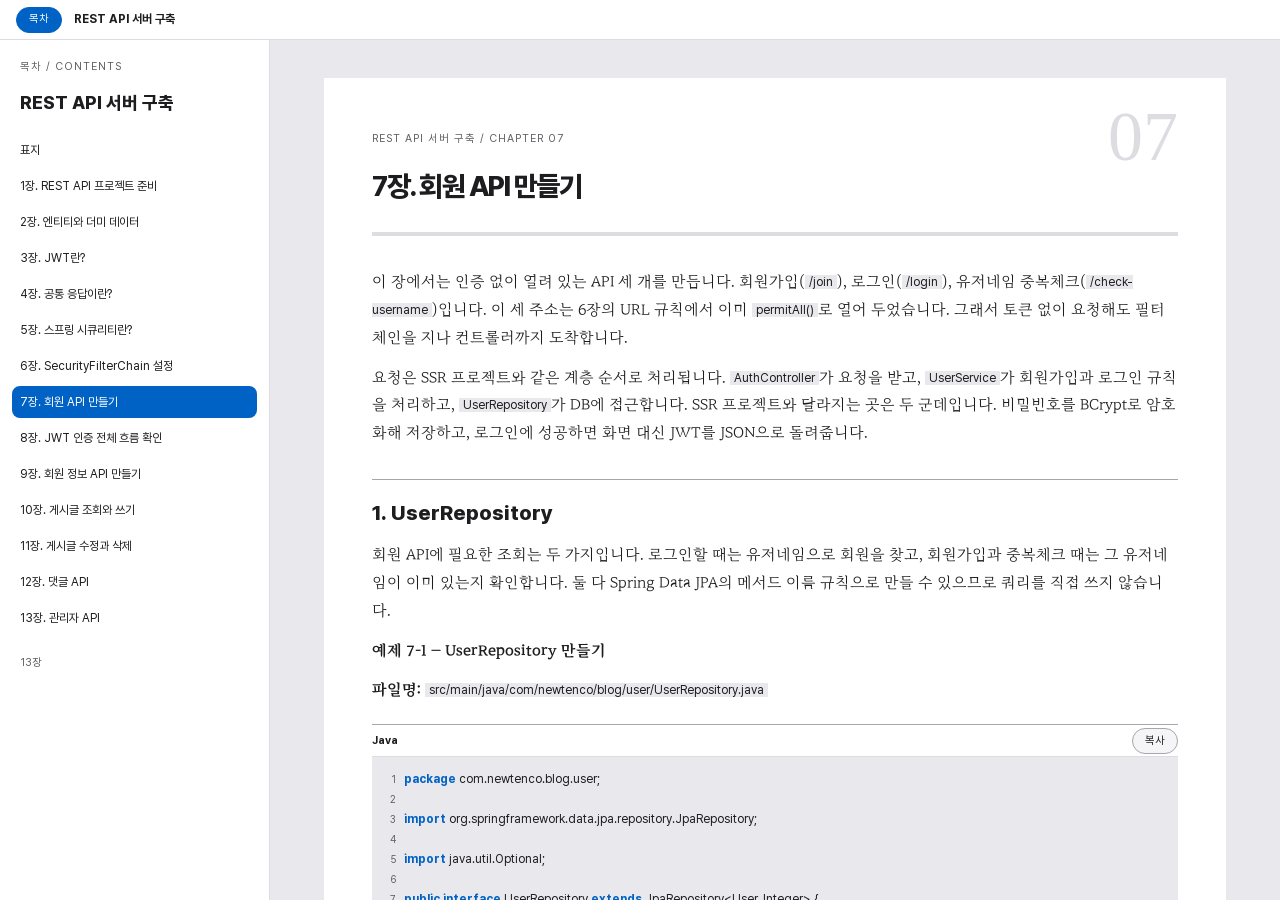
<file: chapters/07.html>
<!doctype html><html lang="ko"><head><meta charset="utf-8"><meta http-equiv="Content-Security-Policy" content="default-src 'none'; img-src 'self' data: blob:; font-src 'self'; style-src 'self' 'unsafe-inline'; script-src 'self' 'unsafe-inline'"><meta name="viewport" content="width=device-width,initial-scale=1"><title>REST API 서버 구축</title><link rel="stylesheet" href="../assets/book-a89ae88501600a40.css"></head><body><div class="reader" data-toc="open"><header class="book-bar"><button type="button" class="toc-toggle" aria-expanded="true" aria-controls="toc">목차</button><span class="book-bar__title">REST API 서버 구축</span></header><aside class="toc" id="toc"><p class="caption">목차 / CONTENTS</p><div class="toc-title">REST API 서버 구축</div><a href="../index.html" data-chapter="0" title="표지" aria-current="false">표지</a><a href="01.html" data-chapter="1" title="1장. REST API 프로젝트 준비" aria-current="false">1장. REST API 프로젝트 준비</a><a href="02.html" data-chapter="2" title="2장. 엔티티와 더미 데이터" aria-current="false">2장. 엔티티와 더미 데이터</a><a href="03.html" data-chapter="3" title="3장. JWT란?" aria-current="false">3장. JWT란?</a><a href="04.html" data-chapter="4" title="4장. 공통 응답이란?" aria-current="false">4장. 공통 응답이란?</a><a href="05.html" data-chapter="5" title="5장. 스프링 시큐리티란?" aria-current="false">5장. 스프링 시큐리티란?</a><a href="06.html" data-chapter="6" title="6장. SecurityFilterChain 설정" aria-current="false">6장. SecurityFilterChain 설정</a><a href="07.html" data-chapter="7" title="7장. 회원 API 만들기" aria-current="true">7장. 회원 API 만들기</a><a href="08.html" data-chapter="8" title="8장. JWT 인증 전체 흐름 확인" aria-current="false">8장. JWT 인증 전체 흐름 확인</a><a href="09.html" data-chapter="9" title="9장. 회원 정보 API 만들기" aria-current="false">9장. 회원 정보 API 만들기</a><a href="10.html" data-chapter="10" title="10장. 게시글 조회와 쓰기" aria-current="false">10장. 게시글 조회와 쓰기</a><a href="11.html" data-chapter="11" title="11장. 게시글 수정과 삭제" aria-current="false">11장. 게시글 수정과 삭제</a><a href="12.html" data-chapter="12" title="12장. 댓글 API" aria-current="false">12장. 댓글 API</a><a href="13.html" data-chapter="13" title="13장. 관리자 API" aria-current="false">13장. 관리자 API</a><footer>13장</footer></aside><main class="reading"><section class="chapter" id="chapter-7"><div class="eyebrow">REST API 서버 구축 / CHAPTER 07</div><span class="chapter-num" aria-hidden="true">07</span><h2>7장. 회원 API 만들기</h2><p>이 장에서는 인증 없이 열려 있는 API 세 개를 만듭니다. 회원가입(<code>/join</code>), 로그인(<code>/login</code>), 유저네임 중복체크(<code>/check-username</code>)입니다. 이 세 주소는 6장의 URL 규칙에서 이미 <code>permitAll()</code>로 열어 두었습니다. 그래서 토큰 없이 요청해도 필터 체인을 지나 컨트롤러까지 도착합니다.</p>
<p>요청은 SSR 프로젝트와 같은 계층 순서로 처리됩니다. <code>AuthController</code>가 요청을 받고, <code>UserService</code>가 회원가입과 로그인 규칙을 처리하고, <code>UserRepository</code>가 DB에 접근합니다. SSR 프로젝트와 달라지는 곳은 두 군데입니다. 비밀번호를 BCrypt로 암호화해 저장하고, 로그인에 성공하면 화면 대신 JWT를 JSON으로 돌려줍니다.</p>
<h3>1. UserRepository</h3>
<p>회원 API에 필요한 조회는 두 가지입니다. 로그인할 때는 유저네임으로 회원을 찾고, 회원가입과 중복체크 때는 그 유저네임이 이미 있는지 확인합니다. 둘 다 Spring Data JPA의 메서드 이름 규칙으로 만들 수 있으므로 쿼리를 직접 쓰지 않습니다.</p>
<p><strong>예제 7-1 — UserRepository 만들기</strong></p>
<p><strong>파일명:</strong> <code>src/main/java/com/newtenco/blog/user/UserRepository.java</code></p>
<div class="code-wrap" data-kind="code" data-lang="java"><div class="code-label"><span class="code-label__name">Java</span><div class="code-tools"><span class="copy-result" aria-live="polite"></span><button type="button" class="small copy">복사</button></div></div><div class="code-body"><div class="code-ln" aria-hidden="true">1
2
3
4
5
6
7
8
9
10
11
12
13
14</div><pre><code class="language-java" data-code="package com.newtenco.blog.user;

import org.springframework.data.jpa.repository.JpaRepository;

import java.util.Optional;

public interface UserRepository extends JpaRepository&lt;User, Integer&gt; {

    // select ... from user_tb where username = ?
    Optional&lt;User&gt; findByUsername(String username);

    // username 이 같은 행이 하나라도 있으면 true
    boolean existsByUsername(String username);
}"><span class="token keyword">package</span> <span class="token namespace">com<span class="token punctuation">.</span>newtenco<span class="token punctuation">.</span>blog<span class="token punctuation">.</span>user</span><span class="token punctuation">;</span>

<span class="token keyword">import</span> <span class="token import"><span class="token namespace">org<span class="token punctuation">.</span>springframework<span class="token punctuation">.</span>data<span class="token punctuation">.</span>jpa<span class="token punctuation">.</span>repository<span class="token punctuation">.</span></span><span class="token class-name">JpaRepository</span></span><span class="token punctuation">;</span>

<span class="token keyword">import</span> <span class="token import"><span class="token namespace">java<span class="token punctuation">.</span>util<span class="token punctuation">.</span></span><span class="token class-name">Optional</span></span><span class="token punctuation">;</span>

<span class="token keyword">public</span> <span class="token keyword">interface</span> <span class="token class-name">UserRepository</span> <span class="token keyword">extends</span> <span class="token class-name">JpaRepository</span><span class="token generics"><span class="token punctuation">&lt;</span><span class="token class-name">User</span><span class="token punctuation">,</span> <span class="token class-name">Integer</span><span class="token punctuation">></span></span> <span class="token punctuation">{</span>

    <span class="token comment">// select ... from user_tb where username = ?</span>
    <span class="token class-name">Optional</span><span class="token generics"><span class="token punctuation">&lt;</span><span class="token class-name">User</span><span class="token punctuation">></span></span> <span class="token function">findByUsername</span><span class="token punctuation">(</span><span class="token class-name">String</span> username<span class="token punctuation">)</span><span class="token punctuation">;</span>

    <span class="token comment">// username 이 같은 행이 하나라도 있으면 true</span>
    <span class="token keyword">boolean</span> <span class="token function">existsByUsername</span><span class="token punctuation">(</span><span class="token class-name">String</span> username<span class="token punctuation">)</span><span class="token punctuation">;</span>
<span class="token punctuation">}</span></code></pre></div></div>
<p><code>JpaRepository&lt;User, Integer&gt;</code>를 상속하면 <code>save()</code>, <code>findById()</code>, <code>findAll()</code>, <code>deleteById()</code>가 함께 생깁니다. 직접 선언한 두 메서드는 Spring Data JPA가 메서드 이름을 보고 쿼리를 만듭니다.</p>
<table><thead><tr><th>메서드</th><th>결과</th></tr></thead><tbody><tr><td><code>findByUsername(&quot;ssar&quot;)</code></td><td>회원이 있으면 <code>User</code>를 담은 <code>Optional</code>, 없으면 빈 <code>Optional</code></td></tr><tr><td><code>existsByUsername(&quot;ssar&quot;)</code></td><td>회원이 있으면 <code>true</code>, 없으면 <code>false</code></td></tr></tbody></table>
<p><code>findByUsername()</code>은 결과가 없을 수 있어서 <code>Optional</code>로 돌려받습니다. 서비스에서 <code>orElseThrow()</code>로 꺼내면 &quot;회원이 없을 때 어떤 예외를 던질지&quot;를 한 줄로 정할 수 있습니다. 중복 여부만 알면 되는 곳에서는 회원 전체를 가져올 필요가 없으므로 <code>existsByUsername()</code>을 씁니다.</p>
<h3>2. 요청·응답 DTO</h3>
<h4>2.1 record로 DTO 만들기</h4>
<p><strong>DTO(Data Transfer Object)</strong>는 계층 사이에서 데이터를 옮기는 객체입니다. SSR 프로젝트에서는 Lombok을 붙인 일반 클래스로 DTO를 만들었습니다. 이 책에서는 DTO를 <strong>record</strong>로 만듭니다. record는 값을 담는 용도로만 쓰는 클래스로, Java 16부터 정식 문법이 되었습니다.</p>
<p>같은 DTO를 두 방식으로 쓰면 차이가 바로 보입니다.</p>
<p><strong>코드 조각</strong></p>
<div class="code-wrap" data-kind="code" data-lang="java"><div class="code-label"><span class="code-label__name">Java</span><div class="code-tools"><span class="copy-result" aria-live="polite"></span><button type="button" class="small copy">복사</button></div></div><div class="code-body"><div class="code-ln" aria-hidden="true">1
2
3
4
5
6
7
8
9
10
11</div><pre><code class="language-java" data-code="// Lombok 일반 클래스
@Getter
@NoArgsConstructor
@AllArgsConstructor
public class LoginDTO {
    private String username;
    private String password;
}

// record
public record LoginDTO(String username, String password) {}"><span class="token comment">// Lombok 일반 클래스</span>
<span class="token annotation punctuation">@Getter</span>
<span class="token annotation punctuation">@NoArgsConstructor</span>
<span class="token annotation punctuation">@AllArgsConstructor</span>
<span class="token keyword">public</span> <span class="token keyword">class</span> <span class="token class-name">LoginDTO</span> <span class="token punctuation">{</span>
    <span class="token keyword">private</span> <span class="token class-name">String</span> username<span class="token punctuation">;</span>
    <span class="token keyword">private</span> <span class="token class-name">String</span> password<span class="token punctuation">;</span>
<span class="token punctuation">}</span>

<span class="token comment">// record</span>
<span class="token keyword">public</span> <span class="token keyword">record</span> <span class="token class-name">LoginDTO</span><span class="token punctuation">(</span><span class="token class-name">String</span> username<span class="token punctuation">,</span> <span class="token class-name">String</span> password<span class="token punctuation">)</span> <span class="token punctuation">{</span><span class="token punctuation">}</span></code></pre></div></div>
<p>record는 괄호 안에 적은 값(컴포넌트)마다 <code>private final</code> 필드를 만듭니다. 이 밖에 전체 생성자와 <code>toString()</code>, <code>equals()</code>, <code>hashCode()</code>도 자동으로 만들어집니다.</p>
<table><thead><tr><th>구분</th><th>Lombok 일반 클래스</th><th>record</th></tr></thead><tbody><tr><td>필요한 어노테이션</td><td><code>@Getter</code>, 생성자 어노테이션</td><td>없음</td></tr><tr><td>필드</td><td>바꿀 수 있음</td><td>모두 <code>final</code>이라 바꿀 수 없음</td></tr><tr><td>값 꺼내기</td><td><code>dto.getUsername()</code></td><td><code>dto.username()</code></td></tr></tbody></table>
<p>값을 꺼내는 메서드 이름에 <code>get</code>이 붙지 않는다는 점에 주의합니다. 요청 본문을 DTO로 바꾸는 일과 DTO를 응답 JSON으로 바꾸는 일은 Jackson이 record의 생성자와 접근자 메서드로 처리합니다. 요청으로 받은 값은 받은 그대로 다음 계층에 넘기면 되므로, 바꿀 수 없는 record가 DTO에 잘 맞습니다.</p>
<p>이 책은 요청 DTO를 <code>AuthRequest</code> 클래스 안에, 응답 DTO를 <code>AuthResponse</code> 클래스 안에 모아 둡니다. 쓰는 쪽에서는 <code>AuthRequest.JoinDTO</code>, <code>AuthResponse.TokenDTO</code>처럼 바깥 클래스 이름을 붙여서 부르므로, 요청 DTO인지 응답 DTO인지 이름만 보고 알 수 있습니다.</p>
<h4>2.2 JoinDTO 검증 어노테이션</h4>
<p>회원가입 요청에는 유저네임, 비밀번호, 이메일이 들어옵니다. 빈 값이나 형식이 틀린 값은 서비스까지 가기 전에 막아야 합니다. record의 컴포넌트에도 일반 필드처럼 검증 어노테이션을 붙일 수 있습니다.</p>
<p><strong>예제 7-2 — 요청 DTO 만들기</strong></p>
<p><strong>파일명:</strong> <code>src/main/java/com/newtenco/blog/auth/AuthRequest.java</code></p>
<div class="code-wrap" data-kind="code" data-lang="java"><div class="code-label"><span class="code-label__name">Java</span><div class="code-tools"><span class="copy-result" aria-live="polite"></span><button type="button" class="small copy">복사</button></div></div><div class="code-body"><div class="code-ln" aria-hidden="true">1
2
3
4
5
6
7
8
9
10
11
12
13
14
15
16
17
18
19
20
21
22
23
24
25
26
27
28
29
30
31
32
33
34
35
36
37
38
39
40</div><pre><code class="language-java" data-code="package com.newtenco.blog.auth;

import com.newtenco.blog.user.User;
import jakarta.validation.constraints.Email;
import jakarta.validation.constraints.NotBlank;
import jakarta.validation.constraints.Size;

import java.util.List;

public class AuthRequest {

    public record JoinDTO(
            @NotBlank(message = &quot;유저네임을 입력해주세요&quot;)
            @Size(min = 4, max = 20, message = &quot;유저네임은 4~20자여야 합니다&quot;)
            String username,

            @NotBlank(message = &quot;비밀번호를 입력해주세요&quot;)
            @Size(min = 4, max = 20, message = &quot;비밀번호는 4~20자여야 합니다&quot;)
            String password,

            @NotBlank(message = &quot;이메일을 입력해주세요&quot;)
            @Email(message = &quot;이메일 형식이 올바르지 않습니다&quot;)
            String email) {

        // DTO -&gt; Entity 변환 (비밀번호는 암호화된 값을 받는다)
        public User toEntity(String encPassword) {
            return User.builder()
                    .username(username)
                    .password(encPassword)
                    .email(email)
                    .roles(List.of(&quot;USER&quot;))
                    .build();
        }
    }

    public record LoginDTO(
            @NotBlank(message = &quot;유저네임을 입력해주세요&quot;) String username,
            @NotBlank(message = &quot;비밀번호를 입력해주세요&quot;) String password) {
    }
}"><span class="token keyword">package</span> <span class="token namespace">com<span class="token punctuation">.</span>newtenco<span class="token punctuation">.</span>blog<span class="token punctuation">.</span>auth</span><span class="token punctuation">;</span>

<span class="token keyword">import</span> <span class="token import"><span class="token namespace">com<span class="token punctuation">.</span>newtenco<span class="token punctuation">.</span>blog<span class="token punctuation">.</span>user<span class="token punctuation">.</span></span><span class="token class-name">User</span></span><span class="token punctuation">;</span>
<span class="token keyword">import</span> <span class="token import"><span class="token namespace">jakarta<span class="token punctuation">.</span>validation<span class="token punctuation">.</span>constraints<span class="token punctuation">.</span></span><span class="token class-name">Email</span></span><span class="token punctuation">;</span>
<span class="token keyword">import</span> <span class="token import"><span class="token namespace">jakarta<span class="token punctuation">.</span>validation<span class="token punctuation">.</span>constraints<span class="token punctuation">.</span></span><span class="token class-name">NotBlank</span></span><span class="token punctuation">;</span>
<span class="token keyword">import</span> <span class="token import"><span class="token namespace">jakarta<span class="token punctuation">.</span>validation<span class="token punctuation">.</span>constraints<span class="token punctuation">.</span></span><span class="token class-name">Size</span></span><span class="token punctuation">;</span>

<span class="token keyword">import</span> <span class="token import"><span class="token namespace">java<span class="token punctuation">.</span>util<span class="token punctuation">.</span></span><span class="token class-name">List</span></span><span class="token punctuation">;</span>

<span class="token keyword">public</span> <span class="token keyword">class</span> <span class="token class-name">AuthRequest</span> <span class="token punctuation">{</span>

    <span class="token keyword">public</span> <span class="token keyword">record</span> <span class="token class-name">JoinDTO</span><span class="token punctuation">(</span>
            <span class="token annotation punctuation">@NotBlank</span><span class="token punctuation">(</span>message <span class="token operator">=</span> <span class="token string">"유저네임을 입력해주세요"</span><span class="token punctuation">)</span>
            <span class="token annotation punctuation">@Size</span><span class="token punctuation">(</span>min <span class="token operator">=</span> <span class="token number">4</span><span class="token punctuation">,</span> max <span class="token operator">=</span> <span class="token number">20</span><span class="token punctuation">,</span> message <span class="token operator">=</span> <span class="token string">"유저네임은 4~20자여야 합니다"</span><span class="token punctuation">)</span>
            <span class="token class-name">String</span> username<span class="token punctuation">,</span>

            <span class="token annotation punctuation">@NotBlank</span><span class="token punctuation">(</span>message <span class="token operator">=</span> <span class="token string">"비밀번호를 입력해주세요"</span><span class="token punctuation">)</span>
            <span class="token annotation punctuation">@Size</span><span class="token punctuation">(</span>min <span class="token operator">=</span> <span class="token number">4</span><span class="token punctuation">,</span> max <span class="token operator">=</span> <span class="token number">20</span><span class="token punctuation">,</span> message <span class="token operator">=</span> <span class="token string">"비밀번호는 4~20자여야 합니다"</span><span class="token punctuation">)</span>
            <span class="token class-name">String</span> password<span class="token punctuation">,</span>

            <span class="token annotation punctuation">@NotBlank</span><span class="token punctuation">(</span>message <span class="token operator">=</span> <span class="token string">"이메일을 입력해주세요"</span><span class="token punctuation">)</span>
            <span class="token annotation punctuation">@Email</span><span class="token punctuation">(</span>message <span class="token operator">=</span> <span class="token string">"이메일 형식이 올바르지 않습니다"</span><span class="token punctuation">)</span>
            <span class="token class-name">String</span> email<span class="token punctuation">)</span> <span class="token punctuation">{</span>

        <span class="token comment">// DTO -> Entity 변환 (비밀번호는 암호화된 값을 받는다)</span>
        <span class="token keyword">public</span> <span class="token class-name">User</span> <span class="token function">toEntity</span><span class="token punctuation">(</span><span class="token class-name">String</span> encPassword<span class="token punctuation">)</span> <span class="token punctuation">{</span>
            <span class="token keyword">return</span> <span class="token class-name">User</span><span class="token punctuation">.</span><span class="token function">builder</span><span class="token punctuation">(</span><span class="token punctuation">)</span>
                    <span class="token punctuation">.</span><span class="token function">username</span><span class="token punctuation">(</span>username<span class="token punctuation">)</span>
                    <span class="token punctuation">.</span><span class="token function">password</span><span class="token punctuation">(</span>encPassword<span class="token punctuation">)</span>
                    <span class="token punctuation">.</span><span class="token function">email</span><span class="token punctuation">(</span>email<span class="token punctuation">)</span>
                    <span class="token punctuation">.</span><span class="token function">roles</span><span class="token punctuation">(</span><span class="token class-name">List</span><span class="token punctuation">.</span><span class="token function">of</span><span class="token punctuation">(</span><span class="token string">"USER"</span><span class="token punctuation">)</span><span class="token punctuation">)</span>
                    <span class="token punctuation">.</span><span class="token function">build</span><span class="token punctuation">(</span><span class="token punctuation">)</span><span class="token punctuation">;</span>
        <span class="token punctuation">}</span>
    <span class="token punctuation">}</span>

    <span class="token keyword">public</span> <span class="token keyword">record</span> <span class="token class-name">LoginDTO</span><span class="token punctuation">(</span>
            <span class="token annotation punctuation">@NotBlank</span><span class="token punctuation">(</span>message <span class="token operator">=</span> <span class="token string">"유저네임을 입력해주세요"</span><span class="token punctuation">)</span> <span class="token class-name">String</span> username<span class="token punctuation">,</span>
            <span class="token annotation punctuation">@NotBlank</span><span class="token punctuation">(</span>message <span class="token operator">=</span> <span class="token string">"비밀번호를 입력해주세요"</span><span class="token punctuation">)</span> <span class="token class-name">String</span> password<span class="token punctuation">)</span> <span class="token punctuation">{</span>
    <span class="token punctuation">}</span>
<span class="token punctuation">}</span></code></pre></div></div>
<table><thead><tr><th>검증 어노테이션</th><th>실패하는 값</th></tr></thead><tbody><tr><td><code>@NotBlank</code></td><td><code>null</code>, 빈 문자열 <code>&quot;&quot;</code>, 공백만 있는 문자열 <code>&quot;   &quot;</code></td></tr><tr><td><code>@Size(min, max)</code></td><td>길이가 범위를 벗어난 문자열</td></tr><tr><td><code>@Email</code></td><td>이메일 형식이 아닌 문자열</td></tr></tbody></table>
<p>어노테이션을 붙이기만 해서는 검사가 실행되지 않습니다. 컨트롤러 매개변수에 <code>@Valid</code>를 붙여야 검사가 실행됩니다. 검사에 실패하면 4장의 <code>GlobalExceptionHandler</code>가 <code>&quot;필드명:메시지&quot;</code> 형태의 400 응답으로 바꿉니다.</p>
<p><code>toEntity()</code>가 평문(암호화하지 않은 원래 문자열) 비밀번호 대신 암호화된 비밀번호(<code>encPassword</code>)를 받는 데는 이유가 있습니다. 암호화는 <code>PasswordEncoder</code> 빈이 맡는데, DTO는 스프링 빈이 아니어서 빈을 주입받을 수 없습니다. 그래서 서비스가 먼저 암호화하고, 그 결과를 DTO에 넘겨 엔티티를 만듭니다. 새 회원의 역할은 클라이언트가 정하지 못하게 <code>USER</code>로 고정합니다. <code>JoinDTO</code>에는 <code>roles</code> 컴포넌트가 아예 없으므로 클라이언트가 <code>ADMIN</code>을 넣어 가입할 방법도 없습니다.</p>
<p><code>LoginDTO</code>에는 <code>@Size</code>를 붙이지 않았습니다. 로그인할 때 확인할 것은 &quot;값을 보냈는가&quot;뿐이고, 값이 맞는지는 DB와 비교해서 판단합니다.</p>
<h4>2.3 응답 DTO에서 비밀번호 빼기</h4>
<p><code>User</code> 엔티티를 그대로 응답하면 <code>password</code> 칸까지 JSON에 들어갑니다. 암호화된 값이라도 밖으로 내보낼 이유가 없습니다. 또 <code>User</code>는 <code>UserDetails</code>를 구현하므로 <code>getAuthorities()</code> 같은 시큐리티용 값까지 JSON에 섞여 나갑니다. 그래서 응답 DTO를 따로 만들어 클라이언트에 필요한 값만 담습니다.</p>
<p><strong>예제 7-3 — 응답 DTO 만들기</strong></p>
<p><strong>파일명:</strong> <code>src/main/java/com/newtenco/blog/auth/AuthResponse.java</code></p>
<div class="code-wrap" data-kind="code" data-lang="java"><div class="code-label"><span class="code-label__name">Java</span><div class="code-tools"><span class="copy-result" aria-live="polite"></span><button type="button" class="small copy">복사</button></div></div><div class="code-body"><div class="code-ln" aria-hidden="true">1
2
3
4
5
6
7
8
9
10
11
12
13
14
15
16
17
18
19
20
21
22
23</div><pre><code class="language-java" data-code="package com.newtenco.blog.auth;

import com.newtenco.blog.user.User;

import java.util.List;

public class AuthResponse {

    // 회원 정보 응답 (비밀번호는 절대 넣지 않는다)
    public record DTO(Integer id, String username, String email, List&lt;String&gt; roles) {
        public DTO(User user) {
            this(user.getId(), user.getUsername(), user.getEmail(), List.copyOf(user.getRoles()));
        }
    }

    // 로그인 성공 시 토큰 응답
    public record TokenDTO(String accessToken) {
    }

    // 유저네임 사용 가능 여부 응답
    public record AvailableDTO(boolean available) {
    }
}"><span class="token keyword">package</span> <span class="token namespace">com<span class="token punctuation">.</span>newtenco<span class="token punctuation">.</span>blog<span class="token punctuation">.</span>auth</span><span class="token punctuation">;</span>

<span class="token keyword">import</span> <span class="token import"><span class="token namespace">com<span class="token punctuation">.</span>newtenco<span class="token punctuation">.</span>blog<span class="token punctuation">.</span>user<span class="token punctuation">.</span></span><span class="token class-name">User</span></span><span class="token punctuation">;</span>

<span class="token keyword">import</span> <span class="token import"><span class="token namespace">java<span class="token punctuation">.</span>util<span class="token punctuation">.</span></span><span class="token class-name">List</span></span><span class="token punctuation">;</span>

<span class="token keyword">public</span> <span class="token keyword">class</span> <span class="token class-name">AuthResponse</span> <span class="token punctuation">{</span>

    <span class="token comment">// 회원 정보 응답 (비밀번호는 절대 넣지 않는다)</span>
    <span class="token keyword">public</span> <span class="token keyword">record</span> <span class="token class-name">DTO</span><span class="token punctuation">(</span><span class="token class-name">Integer</span> id<span class="token punctuation">,</span> <span class="token class-name">String</span> username<span class="token punctuation">,</span> <span class="token class-name">String</span> email<span class="token punctuation">,</span> <span class="token class-name">List</span><span class="token generics"><span class="token punctuation">&lt;</span><span class="token class-name">String</span><span class="token punctuation">></span></span> roles<span class="token punctuation">)</span> <span class="token punctuation">{</span>
        <span class="token keyword">public</span> <span class="token function">DTO</span><span class="token punctuation">(</span><span class="token class-name">User</span> user<span class="token punctuation">)</span> <span class="token punctuation">{</span>
            <span class="token keyword">this</span><span class="token punctuation">(</span>user<span class="token punctuation">.</span><span class="token function">getId</span><span class="token punctuation">(</span><span class="token punctuation">)</span><span class="token punctuation">,</span> user<span class="token punctuation">.</span><span class="token function">getUsername</span><span class="token punctuation">(</span><span class="token punctuation">)</span><span class="token punctuation">,</span> user<span class="token punctuation">.</span><span class="token function">getEmail</span><span class="token punctuation">(</span><span class="token punctuation">)</span><span class="token punctuation">,</span> <span class="token class-name">List</span><span class="token punctuation">.</span><span class="token function">copyOf</span><span class="token punctuation">(</span>user<span class="token punctuation">.</span><span class="token function">getRoles</span><span class="token punctuation">(</span><span class="token punctuation">)</span><span class="token punctuation">)</span><span class="token punctuation">)</span><span class="token punctuation">;</span>
        <span class="token punctuation">}</span>
    <span class="token punctuation">}</span>

    <span class="token comment">// 로그인 성공 시 토큰 응답</span>
    <span class="token keyword">public</span> <span class="token keyword">record</span> <span class="token class-name">TokenDTO</span><span class="token punctuation">(</span><span class="token class-name">String</span> accessToken<span class="token punctuation">)</span> <span class="token punctuation">{</span>
    <span class="token punctuation">}</span>

    <span class="token comment">// 유저네임 사용 가능 여부 응답</span>
    <span class="token keyword">public</span> <span class="token keyword">record</span> <span class="token class-name">AvailableDTO</span><span class="token punctuation">(</span><span class="token keyword">boolean</span> available<span class="token punctuation">)</span> <span class="token punctuation">{</span>
    <span class="token punctuation">}</span>
<span class="token punctuation">}</span></code></pre></div></div>
<p><code>DTO(User user)</code>는 record에 직접 추가한 생성자입니다. record에 생성자를 추가할 때는 첫 줄에서 <code>this(...)</code>로 자동 생성된 전체 생성자를 불러야 합니다. 엔티티에서 값을 꺼내는 코드가 이 생성자 한 곳에 모이므로, 서비스는 <code>new AuthResponse.DTO(user)</code> 한 줄로 응답을 만듭니다.</p>
<p><code>List.copyOf()</code>는 <code>roles</code>를 바꿀 수 없는 새 리스트로 복사합니다. 엔티티가 가진 컬렉션을 응답에 그대로 넘기지 않고, 그 시점의 값만 담아 내보내기 위해서입니다.</p>
<table><thead><tr><th>DTO</th><th>쓰는 API</th><th>담는 값</th></tr></thead><tbody><tr><td><code>DTO</code></td><td>회원가입 (8장 내 정보 조회에서도 사용)</td><td><code>id</code>, <code>username</code>, <code>email</code>, <code>roles</code></td></tr><tr><td><code>TokenDTO</code></td><td>로그인</td><td><code>accessToken</code></td></tr><tr><td><code>AvailableDTO</code></td><td>유저네임 중복체크</td><td><code>available</code></td></tr></tbody></table>
<h3>3. BCrypt 비밀번호 암호화</h3>
<h4>3.1 PasswordEncoder 빈 등록</h4>
<p>비밀번호는 평문으로 저장하지 않습니다. DB가 유출되면 평문 비밀번호는 그대로 다른 사이트 로그인에도 쓰일 수 있기 때문입니다. 스프링 시큐리티는 비밀번호를 단방향으로 바꾸는 <code>PasswordEncoder</code> 인터페이스를 제공합니다. 이 책은 그 구현체 가운데 <strong>BCrypt</strong> 방식인 <code>BCryptPasswordEncoder</code>를 씁니다. 단방향이므로 암호화된 값을 다시 평문으로 되돌릴 수 없습니다.</p>
<p><code>SecurityConfig</code>에 <code>PasswordEncoder</code> 빈을 하나 추가합니다.</p>
<p><strong>예제 7-4 — PasswordEncoder 빈 등록하기</strong></p>
<p><strong>이어서:</strong> 예제 6-5</p>
<p><strong>파일명:</strong> <code>src/main/java/com/newtenco/blog/core/SecurityConfig.java</code></p>
<div class="code-wrap" data-kind="code" data-lang="java"><div class="code-label"><span class="code-label__name">Java</span><div class="code-tools"><span class="copy-result" aria-live="polite"></span><button type="button" class="small copy">복사</button></div></div><div class="code-body"><div class="code-ln" aria-hidden="true">1
2
3
4
5
6
7
8
9
10
11
12
13
14
15
16
17
18
19
20
21
22
23
24
25
26
27
28
29
30
31
32
33
34
35
36
37
38
39
40
41
42
43
44
45
46
47
48
49
50
51
52
53
54
55
56
57
58
59
60
61
62
63
64
65
66
67
68
69
70
71
72
73
74
75
76
77
78
79
80
81
82
83
84
85
86
87
88
89
90
91</div><pre><code class="language-java" data-code="package com.newtenco.blog.core;

import com.newtenco.blog.core.filter.JwtAuthorizationFilter;
import com.newtenco.blog.core.util.JwtProvider;
import com.newtenco.blog.core.util.RespFilter;
import lombok.RequiredArgsConstructor;
import org.springframework.beans.factory.annotation.Value;
import org.springframework.context.annotation.Bean;
import org.springframework.context.annotation.Configuration;
import org.springframework.http.HttpMethod;
import org.springframework.security.config.annotation.web.builders.HttpSecurity;
import org.springframework.security.config.http.SessionCreationPolicy;
import org.springframework.security.crypto.bcrypt.BCryptPasswordEncoder;
import org.springframework.security.crypto.password.PasswordEncoder;
import org.springframework.security.web.SecurityFilterChain;
import org.springframework.security.web.authentication.UsernamePasswordAuthenticationFilter;
import org.springframework.web.cors.CorsConfiguration;
import org.springframework.web.cors.CorsConfigurationSource;
import org.springframework.web.cors.UrlBasedCorsConfigurationSource;

import java.util.List;

@RequiredArgsConstructor
@Configuration
public class SecurityConfig {

    private final JwtProvider jwtProvider;

    @Value(&quot;${app.cors.allowed-origins}&quot;)
    private String allowedOrigins;

    // 비밀번호 암호화 도구 (회원가입: encode / 로그인: matches)
    @Bean
    public PasswordEncoder passwordEncoder() {
        return new BCryptPasswordEncoder();
    }

    // CORS: 다른 출처(예: React localhost:5173)에서 오는 요청을 허용한다
    @Bean
    public CorsConfigurationSource corsConfigurationSource() {
        CorsConfiguration config = new CorsConfiguration();
        config.setAllowedOriginPatterns(List.of(allowedOrigins.split(&quot;,&quot;)));
        config.setAllowedMethods(List.of(&quot;GET&quot;, &quot;POST&quot;, &quot;PUT&quot;, &quot;DELETE&quot;, &quot;OPTIONS&quot;));
        config.addAllowedHeader(&quot;*&quot;);
        // JWT 는 쿠키가 아니라 Authorization 헤더로 보내므로 쿠키 동봉은 필요 없다
        config.setAllowCredentials(false);

        UrlBasedCorsConfigurationSource source = new UrlBasedCorsConfigurationSource();
        source.registerCorsConfiguration(&quot;/**&quot;, config);
        return source;
    }

    @Bean
    public SecurityFilterChain filterChain(HttpSecurity http) throws Exception {

        // 1. H2 콘솔은 iframe 으로 동작하므로 같은 출처의 iframe 은 허용
        http.headers(headers -&gt; headers.frameOptions(frame -&gt; frame.sameOrigin()));

        // 2. CORS 적용
        http.cors(cors -&gt; cors.configurationSource(corsConfigurationSource()));

        // 3. 우리가 쓰지 않는 기본 기능 끄기
        http.csrf(csrf -&gt; csrf.disable());           // 쿠키를 쓰지 않으므로 CSRF 위험 없음
        http.formLogin(form -&gt; form.disable());      // 스프링 기본 로그인 화면 끄기
        http.httpBasic(basic -&gt; basic.disable());    // 브라우저 팝업 로그인 끄기

        // 4. 세션을 만들지 않는다 (JWT = Stateless)
        http.sessionManagement(session -&gt; session.sessionCreationPolicy(SessionCreationPolicy.STATELESS));

        // 5. 우리가 만든 JWT 필터를 UsernamePasswordAuthenticationFilter 앞에 끼워 넣는다
        http.addFilterBefore(new JwtAuthorizationFilter(jwtProvider), UsernamePasswordAuthenticationFilter.class);

        // 6. 인증(401) / 권한(403) 실패 시 JSON 으로 응답
        http.exceptionHandling(ex -&gt; ex
                .authenticationEntryPoint((req, res, e) -&gt; RespFilter.fail(res, 401, &quot;로그인 후 이용해주세요&quot;))
                .accessDeniedHandler((req, res, e) -&gt; RespFilter.fail(res, 403, &quot;권한이 없습니다&quot;)));

        // 7. URL 별 접근 규칙 (위에서부터 먼저 맞는 규칙이 적용된다)
        http.authorizeHttpRequests(auth -&gt; auth
                .requestMatchers(HttpMethod.OPTIONS, &quot;/**&quot;).permitAll()                // CORS 사전 요청
                .requestMatchers(&quot;/join&quot;, &quot;/login&quot;, &quot;/check-username&quot;).permitAll()     // 회원가입, 로그인, 중복체크
                .requestMatchers(&quot;/h2-console/**&quot;).permitAll()                         // H2 콘솔
                .requestMatchers(&quot;/api/admin/**&quot;).hasRole(&quot;ADMIN&quot;)                     // 관리자 전용
                .requestMatchers(HttpMethod.GET, &quot;/api/boards/**&quot;).permitAll()         // 글 목록/상세는 누구나
                .requestMatchers(&quot;/api/**&quot;).hasAnyRole(&quot;USER&quot;, &quot;ADMIN&quot;)               // 나머지 API 는 로그인 필요
                .anyRequest().denyAll()                                                // 그 외 주소는 모두 차단
        );

        return http.build();
    }
}"><span class="token keyword">package</span> <span class="token namespace">com<span class="token punctuation">.</span>newtenco<span class="token punctuation">.</span>blog<span class="token punctuation">.</span>core</span><span class="token punctuation">;</span>

<span class="token keyword">import</span> <span class="token import"><span class="token namespace">com<span class="token punctuation">.</span>newtenco<span class="token punctuation">.</span>blog<span class="token punctuation">.</span>core<span class="token punctuation">.</span>filter<span class="token punctuation">.</span></span><span class="token class-name">JwtAuthorizationFilter</span></span><span class="token punctuation">;</span>
<span class="token keyword">import</span> <span class="token import"><span class="token namespace">com<span class="token punctuation">.</span>newtenco<span class="token punctuation">.</span>blog<span class="token punctuation">.</span>core<span class="token punctuation">.</span>util<span class="token punctuation">.</span></span><span class="token class-name">JwtProvider</span></span><span class="token punctuation">;</span>
<span class="token keyword">import</span> <span class="token import"><span class="token namespace">com<span class="token punctuation">.</span>newtenco<span class="token punctuation">.</span>blog<span class="token punctuation">.</span>core<span class="token punctuation">.</span>util<span class="token punctuation">.</span></span><span class="token class-name">RespFilter</span></span><span class="token punctuation">;</span>
<span class="token keyword">import</span> <span class="token import"><span class="token namespace">lombok<span class="token punctuation">.</span></span><span class="token class-name">RequiredArgsConstructor</span></span><span class="token punctuation">;</span>
<span class="token keyword">import</span> <span class="token import"><span class="token namespace">org<span class="token punctuation">.</span>springframework<span class="token punctuation">.</span>beans<span class="token punctuation">.</span>factory<span class="token punctuation">.</span>annotation<span class="token punctuation">.</span></span><span class="token class-name">Value</span></span><span class="token punctuation">;</span>
<span class="token keyword">import</span> <span class="token import"><span class="token namespace">org<span class="token punctuation">.</span>springframework<span class="token punctuation">.</span>context<span class="token punctuation">.</span>annotation<span class="token punctuation">.</span></span><span class="token class-name">Bean</span></span><span class="token punctuation">;</span>
<span class="token keyword">import</span> <span class="token import"><span class="token namespace">org<span class="token punctuation">.</span>springframework<span class="token punctuation">.</span>context<span class="token punctuation">.</span>annotation<span class="token punctuation">.</span></span><span class="token class-name">Configuration</span></span><span class="token punctuation">;</span>
<span class="token keyword">import</span> <span class="token import"><span class="token namespace">org<span class="token punctuation">.</span>springframework<span class="token punctuation">.</span>http<span class="token punctuation">.</span></span><span class="token class-name">HttpMethod</span></span><span class="token punctuation">;</span>
<span class="token keyword">import</span> <span class="token import"><span class="token namespace">org<span class="token punctuation">.</span>springframework<span class="token punctuation">.</span>security<span class="token punctuation">.</span>config<span class="token punctuation">.</span>annotation<span class="token punctuation">.</span>web<span class="token punctuation">.</span>builders<span class="token punctuation">.</span></span><span class="token class-name">HttpSecurity</span></span><span class="token punctuation">;</span>
<span class="token keyword">import</span> <span class="token import"><span class="token namespace">org<span class="token punctuation">.</span>springframework<span class="token punctuation">.</span>security<span class="token punctuation">.</span>config<span class="token punctuation">.</span>http<span class="token punctuation">.</span></span><span class="token class-name">SessionCreationPolicy</span></span><span class="token punctuation">;</span>
<span class="token keyword">import</span> <span class="token import"><span class="token namespace">org<span class="token punctuation">.</span>springframework<span class="token punctuation">.</span>security<span class="token punctuation">.</span>crypto<span class="token punctuation">.</span>bcrypt<span class="token punctuation">.</span></span><span class="token class-name">BCryptPasswordEncoder</span></span><span class="token punctuation">;</span>
<span class="token keyword">import</span> <span class="token import"><span class="token namespace">org<span class="token punctuation">.</span>springframework<span class="token punctuation">.</span>security<span class="token punctuation">.</span>crypto<span class="token punctuation">.</span>password<span class="token punctuation">.</span></span><span class="token class-name">PasswordEncoder</span></span><span class="token punctuation">;</span>
<span class="token keyword">import</span> <span class="token import"><span class="token namespace">org<span class="token punctuation">.</span>springframework<span class="token punctuation">.</span>security<span class="token punctuation">.</span>web<span class="token punctuation">.</span></span><span class="token class-name">SecurityFilterChain</span></span><span class="token punctuation">;</span>
<span class="token keyword">import</span> <span class="token import"><span class="token namespace">org<span class="token punctuation">.</span>springframework<span class="token punctuation">.</span>security<span class="token punctuation">.</span>web<span class="token punctuation">.</span>authentication<span class="token punctuation">.</span></span><span class="token class-name">UsernamePasswordAuthenticationFilter</span></span><span class="token punctuation">;</span>
<span class="token keyword">import</span> <span class="token import"><span class="token namespace">org<span class="token punctuation">.</span>springframework<span class="token punctuation">.</span>web<span class="token punctuation">.</span>cors<span class="token punctuation">.</span></span><span class="token class-name">CorsConfiguration</span></span><span class="token punctuation">;</span>
<span class="token keyword">import</span> <span class="token import"><span class="token namespace">org<span class="token punctuation">.</span>springframework<span class="token punctuation">.</span>web<span class="token punctuation">.</span>cors<span class="token punctuation">.</span></span><span class="token class-name">CorsConfigurationSource</span></span><span class="token punctuation">;</span>
<span class="token keyword">import</span> <span class="token import"><span class="token namespace">org<span class="token punctuation">.</span>springframework<span class="token punctuation">.</span>web<span class="token punctuation">.</span>cors<span class="token punctuation">.</span></span><span class="token class-name">UrlBasedCorsConfigurationSource</span></span><span class="token punctuation">;</span>

<span class="token keyword">import</span> <span class="token import"><span class="token namespace">java<span class="token punctuation">.</span>util<span class="token punctuation">.</span></span><span class="token class-name">List</span></span><span class="token punctuation">;</span>

<span class="token annotation punctuation">@RequiredArgsConstructor</span>
<span class="token annotation punctuation">@Configuration</span>
<span class="token keyword">public</span> <span class="token keyword">class</span> <span class="token class-name">SecurityConfig</span> <span class="token punctuation">{</span>

    <span class="token keyword">private</span> <span class="token keyword">final</span> <span class="token class-name">JwtProvider</span> jwtProvider<span class="token punctuation">;</span>

    <span class="token annotation punctuation">@Value</span><span class="token punctuation">(</span><span class="token string">"${app.cors.allowed-origins}"</span><span class="token punctuation">)</span>
    <span class="token keyword">private</span> <span class="token class-name">String</span> allowedOrigins<span class="token punctuation">;</span>

    <span class="token comment">// 비밀번호 암호화 도구 (회원가입: encode / 로그인: matches)</span>
    <span class="token annotation punctuation">@Bean</span>
    <span class="token keyword">public</span> <span class="token class-name">PasswordEncoder</span> <span class="token function">passwordEncoder</span><span class="token punctuation">(</span><span class="token punctuation">)</span> <span class="token punctuation">{</span>
        <span class="token keyword">return</span> <span class="token keyword">new</span> <span class="token class-name">BCryptPasswordEncoder</span><span class="token punctuation">(</span><span class="token punctuation">)</span><span class="token punctuation">;</span>
    <span class="token punctuation">}</span>

    <span class="token comment">// CORS: 다른 출처(예: React localhost:5173)에서 오는 요청을 허용한다</span>
    <span class="token annotation punctuation">@Bean</span>
    <span class="token keyword">public</span> <span class="token class-name">CorsConfigurationSource</span> <span class="token function">corsConfigurationSource</span><span class="token punctuation">(</span><span class="token punctuation">)</span> <span class="token punctuation">{</span>
        <span class="token class-name">CorsConfiguration</span> config <span class="token operator">=</span> <span class="token keyword">new</span> <span class="token class-name">CorsConfiguration</span><span class="token punctuation">(</span><span class="token punctuation">)</span><span class="token punctuation">;</span>
        config<span class="token punctuation">.</span><span class="token function">setAllowedOriginPatterns</span><span class="token punctuation">(</span><span class="token class-name">List</span><span class="token punctuation">.</span><span class="token function">of</span><span class="token punctuation">(</span>allowedOrigins<span class="token punctuation">.</span><span class="token function">split</span><span class="token punctuation">(</span><span class="token string">","</span><span class="token punctuation">)</span><span class="token punctuation">)</span><span class="token punctuation">)</span><span class="token punctuation">;</span>
        config<span class="token punctuation">.</span><span class="token function">setAllowedMethods</span><span class="token punctuation">(</span><span class="token class-name">List</span><span class="token punctuation">.</span><span class="token function">of</span><span class="token punctuation">(</span><span class="token string">"GET"</span><span class="token punctuation">,</span> <span class="token string">"POST"</span><span class="token punctuation">,</span> <span class="token string">"PUT"</span><span class="token punctuation">,</span> <span class="token string">"DELETE"</span><span class="token punctuation">,</span> <span class="token string">"OPTIONS"</span><span class="token punctuation">)</span><span class="token punctuation">)</span><span class="token punctuation">;</span>
        config<span class="token punctuation">.</span><span class="token function">addAllowedHeader</span><span class="token punctuation">(</span><span class="token string">"*"</span><span class="token punctuation">)</span><span class="token punctuation">;</span>
        <span class="token comment">// JWT 는 쿠키가 아니라 Authorization 헤더로 보내므로 쿠키 동봉은 필요 없다</span>
        config<span class="token punctuation">.</span><span class="token function">setAllowCredentials</span><span class="token punctuation">(</span><span class="token boolean">false</span><span class="token punctuation">)</span><span class="token punctuation">;</span>

        <span class="token class-name">UrlBasedCorsConfigurationSource</span> source <span class="token operator">=</span> <span class="token keyword">new</span> <span class="token class-name">UrlBasedCorsConfigurationSource</span><span class="token punctuation">(</span><span class="token punctuation">)</span><span class="token punctuation">;</span>
        source<span class="token punctuation">.</span><span class="token function">registerCorsConfiguration</span><span class="token punctuation">(</span><span class="token string">"/**"</span><span class="token punctuation">,</span> config<span class="token punctuation">)</span><span class="token punctuation">;</span>
        <span class="token keyword">return</span> source<span class="token punctuation">;</span>
    <span class="token punctuation">}</span>

    <span class="token annotation punctuation">@Bean</span>
    <span class="token keyword">public</span> <span class="token class-name">SecurityFilterChain</span> <span class="token function">filterChain</span><span class="token punctuation">(</span><span class="token class-name">HttpSecurity</span> http<span class="token punctuation">)</span> <span class="token keyword">throws</span> <span class="token class-name">Exception</span> <span class="token punctuation">{</span>

        <span class="token comment">// 1. H2 콘솔은 iframe 으로 동작하므로 같은 출처의 iframe 은 허용</span>
        http<span class="token punctuation">.</span><span class="token function">headers</span><span class="token punctuation">(</span>headers <span class="token operator">-></span> headers<span class="token punctuation">.</span><span class="token function">frameOptions</span><span class="token punctuation">(</span>frame <span class="token operator">-></span> frame<span class="token punctuation">.</span><span class="token function">sameOrigin</span><span class="token punctuation">(</span><span class="token punctuation">)</span><span class="token punctuation">)</span><span class="token punctuation">)</span><span class="token punctuation">;</span>

        <span class="token comment">// 2. CORS 적용</span>
        http<span class="token punctuation">.</span><span class="token function">cors</span><span class="token punctuation">(</span>cors <span class="token operator">-></span> cors<span class="token punctuation">.</span><span class="token function">configurationSource</span><span class="token punctuation">(</span><span class="token function">corsConfigurationSource</span><span class="token punctuation">(</span><span class="token punctuation">)</span><span class="token punctuation">)</span><span class="token punctuation">)</span><span class="token punctuation">;</span>

        <span class="token comment">// 3. 우리가 쓰지 않는 기본 기능 끄기</span>
        http<span class="token punctuation">.</span><span class="token function">csrf</span><span class="token punctuation">(</span>csrf <span class="token operator">-></span> csrf<span class="token punctuation">.</span><span class="token function">disable</span><span class="token punctuation">(</span><span class="token punctuation">)</span><span class="token punctuation">)</span><span class="token punctuation">;</span>           <span class="token comment">// 쿠키를 쓰지 않으므로 CSRF 위험 없음</span>
        http<span class="token punctuation">.</span><span class="token function">formLogin</span><span class="token punctuation">(</span>form <span class="token operator">-></span> form<span class="token punctuation">.</span><span class="token function">disable</span><span class="token punctuation">(</span><span class="token punctuation">)</span><span class="token punctuation">)</span><span class="token punctuation">;</span>      <span class="token comment">// 스프링 기본 로그인 화면 끄기</span>
        http<span class="token punctuation">.</span><span class="token function">httpBasic</span><span class="token punctuation">(</span>basic <span class="token operator">-></span> basic<span class="token punctuation">.</span><span class="token function">disable</span><span class="token punctuation">(</span><span class="token punctuation">)</span><span class="token punctuation">)</span><span class="token punctuation">;</span>    <span class="token comment">// 브라우저 팝업 로그인 끄기</span>

        <span class="token comment">// 4. 세션을 만들지 않는다 (JWT = Stateless)</span>
        http<span class="token punctuation">.</span><span class="token function">sessionManagement</span><span class="token punctuation">(</span>session <span class="token operator">-></span> session<span class="token punctuation">.</span><span class="token function">sessionCreationPolicy</span><span class="token punctuation">(</span><span class="token class-name">SessionCreationPolicy</span><span class="token punctuation">.</span><span class="token constant">STATELESS</span><span class="token punctuation">)</span><span class="token punctuation">)</span><span class="token punctuation">;</span>

        <span class="token comment">// 5. 우리가 만든 JWT 필터를 UsernamePasswordAuthenticationFilter 앞에 끼워 넣는다</span>
        http<span class="token punctuation">.</span><span class="token function">addFilterBefore</span><span class="token punctuation">(</span><span class="token keyword">new</span> <span class="token class-name">JwtAuthorizationFilter</span><span class="token punctuation">(</span>jwtProvider<span class="token punctuation">)</span><span class="token punctuation">,</span> <span class="token class-name">UsernamePasswordAuthenticationFilter</span><span class="token punctuation">.</span><span class="token keyword">class</span><span class="token punctuation">)</span><span class="token punctuation">;</span>

        <span class="token comment">// 6. 인증(401) / 권한(403) 실패 시 JSON 으로 응답</span>
        http<span class="token punctuation">.</span><span class="token function">exceptionHandling</span><span class="token punctuation">(</span>ex <span class="token operator">-></span> ex
                <span class="token punctuation">.</span><span class="token function">authenticationEntryPoint</span><span class="token punctuation">(</span><span class="token punctuation">(</span>req<span class="token punctuation">,</span> res<span class="token punctuation">,</span> e<span class="token punctuation">)</span> <span class="token operator">-></span> <span class="token class-name">RespFilter</span><span class="token punctuation">.</span><span class="token function">fail</span><span class="token punctuation">(</span>res<span class="token punctuation">,</span> <span class="token number">401</span><span class="token punctuation">,</span> <span class="token string">"로그인 후 이용해주세요"</span><span class="token punctuation">)</span><span class="token punctuation">)</span>
                <span class="token punctuation">.</span><span class="token function">accessDeniedHandler</span><span class="token punctuation">(</span><span class="token punctuation">(</span>req<span class="token punctuation">,</span> res<span class="token punctuation">,</span> e<span class="token punctuation">)</span> <span class="token operator">-></span> <span class="token class-name">RespFilter</span><span class="token punctuation">.</span><span class="token function">fail</span><span class="token punctuation">(</span>res<span class="token punctuation">,</span> <span class="token number">403</span><span class="token punctuation">,</span> <span class="token string">"권한이 없습니다"</span><span class="token punctuation">)</span><span class="token punctuation">)</span><span class="token punctuation">)</span><span class="token punctuation">;</span>

        <span class="token comment">// 7. URL 별 접근 규칙 (위에서부터 먼저 맞는 규칙이 적용된다)</span>
        http<span class="token punctuation">.</span><span class="token function">authorizeHttpRequests</span><span class="token punctuation">(</span>auth <span class="token operator">-></span> auth
                <span class="token punctuation">.</span><span class="token function">requestMatchers</span><span class="token punctuation">(</span><span class="token class-name">HttpMethod</span><span class="token punctuation">.</span><span class="token constant">OPTIONS</span><span class="token punctuation">,</span> <span class="token string">"/**"</span><span class="token punctuation">)</span><span class="token punctuation">.</span><span class="token function">permitAll</span><span class="token punctuation">(</span><span class="token punctuation">)</span>                <span class="token comment">// CORS 사전 요청</span>
                <span class="token punctuation">.</span><span class="token function">requestMatchers</span><span class="token punctuation">(</span><span class="token string">"/join"</span><span class="token punctuation">,</span> <span class="token string">"/login"</span><span class="token punctuation">,</span> <span class="token string">"/check-username"</span><span class="token punctuation">)</span><span class="token punctuation">.</span><span class="token function">permitAll</span><span class="token punctuation">(</span><span class="token punctuation">)</span>     <span class="token comment">// 회원가입, 로그인, 중복체크</span>
                <span class="token punctuation">.</span><span class="token function">requestMatchers</span><span class="token punctuation">(</span><span class="token string">"/h2-console/**"</span><span class="token punctuation">)</span><span class="token punctuation">.</span><span class="token function">permitAll</span><span class="token punctuation">(</span><span class="token punctuation">)</span>                         <span class="token comment">// H2 콘솔</span>
                <span class="token punctuation">.</span><span class="token function">requestMatchers</span><span class="token punctuation">(</span><span class="token string">"/api/admin/**"</span><span class="token punctuation">)</span><span class="token punctuation">.</span><span class="token function">hasRole</span><span class="token punctuation">(</span><span class="token string">"ADMIN"</span><span class="token punctuation">)</span>                     <span class="token comment">// 관리자 전용</span>
                <span class="token punctuation">.</span><span class="token function">requestMatchers</span><span class="token punctuation">(</span><span class="token class-name">HttpMethod</span><span class="token punctuation">.</span><span class="token constant">GET</span><span class="token punctuation">,</span> <span class="token string">"/api/boards/**"</span><span class="token punctuation">)</span><span class="token punctuation">.</span><span class="token function">permitAll</span><span class="token punctuation">(</span><span class="token punctuation">)</span>         <span class="token comment">// 글 목록/상세는 누구나</span>
                <span class="token punctuation">.</span><span class="token function">requestMatchers</span><span class="token punctuation">(</span><span class="token string">"/api/**"</span><span class="token punctuation">)</span><span class="token punctuation">.</span><span class="token function">hasAnyRole</span><span class="token punctuation">(</span><span class="token string">"USER"</span><span class="token punctuation">,</span> <span class="token string">"ADMIN"</span><span class="token punctuation">)</span>               <span class="token comment">// 나머지 API 는 로그인 필요</span>
                <span class="token punctuation">.</span><span class="token function">anyRequest</span><span class="token punctuation">(</span><span class="token punctuation">)</span><span class="token punctuation">.</span><span class="token function">denyAll</span><span class="token punctuation">(</span><span class="token punctuation">)</span>                                                <span class="token comment">// 그 외 주소는 모두 차단</span>
        <span class="token punctuation">)</span><span class="token punctuation">;</span>

        <span class="token keyword">return</span> http<span class="token punctuation">.</span><span class="token function">build</span><span class="token punctuation">(</span><span class="token punctuation">)</span><span class="token punctuation">;</span>
    <span class="token punctuation">}</span>
<span class="token punctuation">}</span></code></pre></div></div>
<p>바뀐 곳은 import 두 줄과 <code>passwordEncoder()</code> 메서드뿐입니다. 반환 타입을 구현 클래스가 아닌 <code>PasswordEncoder</code> 인터페이스로 둔 점을 눈여겨봅니다. 서비스는 <code>PasswordEncoder</code>만 주입받아 쓰므로, 나중에 암호화 방식을 바꿀 때도 이 메서드 한 곳만 고치면 됩니다.</p>
<h4>3.2 Salt와 BCrypt 결과의 구조</h4>
<p>해시(hash)는 입력이 같으면 결과도 항상 같습니다. 그래서 비밀번호를 그대로 해시해 저장하면 &quot;1234&quot;를 쓰는 회원들의 DB 값이 모두 같아집니다. 자주 쓰는 비밀번호의 해시를 미리 계산해 둔 표가 있으면 DB 값만 보고도 원래 비밀번호를 찾아낼 수 있습니다.</p>
<p>BCrypt는 이 문제를 <strong>Salt</strong>로 막습니다. Salt는 암호화할 때마다 새로 만드는 무작위 값입니다. 비밀번호에 Salt를 섞어 해시하므로 같은 &quot;1234&quot;라도 암호화할 때마다 결과가 달라집니다. Salt는 비밀이 아니고, 결과 문자열 안에 그대로 들어 있습니다.</p>
<p>2장 <code>data.sql</code>에 넣은 &quot;1234&quot;의 암호화 값을 나누어 보면 다음과 같습니다.</p>
<p><strong>코드 조각</strong></p>
<div class="code-wrap" data-kind="output" data-lang="text"><div class="code-label"><span class="code-label__name">출력</span><div class="code-tools"><span class="copy-result" aria-live="polite"></span><button type="button" class="small copy">복사</button></div></div><div class="code-body"><div class="code-ln" aria-hidden="true">1</div><pre><code data-code="$2a$10$eiDus5jn3LsNyfjng4/HxukQh.7EZmn1ZNL1g4s3kkqPYpwY5DiuO">$2a$10$eiDus5jn3LsNyfjng4/HxukQh.7EZmn1ZNL1g4s3kkqPYpwY5DiuO</code></pre></div></div>
<table><thead><tr><th>부분</th><th>값</th><th>의미</th></tr></thead><tbody><tr><td>버전</td><td><code>$2a$</code></td><td>BCrypt 알고리즘 버전</td></tr><tr><td>비용(cost)</td><td><code>10$</code></td><td>해시를 2의 10제곱 번 반복</td></tr><tr><td>Salt</td><td><code>eiDus5jn3LsNyfjng4/Hxu</code></td><td>앞 22자. 무작위로 만든 값</td></tr><tr><td>해시 결과</td><td><code>kQh.7EZmn1ZNL1g4s3kkqPYpwY5DiuO</code></td><td>뒤 31자. 비밀번호와 Salt로 계산한 값</td></tr></tbody></table>
<figure class="book-figure" data-type="generated" id="figure-ad95882a2d0c"><div class="figure-scroll"><img src="../assets/img/55288a85d4ee449a.png" alt="BCrypt 결과 문자열의 네 부분" data-raster="true"/></div><figcaption>BCrypt 결과 문자열의 네 부분</figcaption></figure>
<p>그림 7-1처럼 결과 문자열은 항상 60자입니다. 2장의 <code>User</code> 엔티티에서 <code>password</code> 컬럼 길이를 60으로 정한 것도 이 때문입니다. 비용 값이 1 오를 때마다 계산 시간은 두 배로 늘어납니다. 일부러 느리게 만들어 공격자가 비밀번호를 하나씩 대입해 보는 데 오래 걸리게 하려는 것입니다. <code>new BCryptPasswordEncoder()</code>처럼 인자 없이 만들면 비용은 기본값 10입니다.</p>
<h4>3.3 encode()와 matches()</h4>
<p><code>PasswordEncoder</code>에서 쓰는 메서드는 두 개입니다.</p>
<table><thead><tr><th>메서드</th><th>쓰는 곳</th><th>하는 일</th></tr></thead><tbody><tr><td><code>encode(평문)</code></td><td>회원가입</td><td>새 Salt를 만들어 암호화한 60자 문자열을 돌려줌</td></tr><tr><td><code>matches(평문, 저장된 값)</code></td><td>로그인</td><td>저장된 값에서 버전·비용·Salt를 꺼내 평문을 같은 조건으로 해시한 뒤 결과를 비교</td></tr></tbody></table>
<p>암호화 결과가 매번 다르므로, 로그인할 때 입력값을 다시 <code>encode()</code>해서 <code>equals()</code>로 비교하면 항상 실패합니다. 반드시 <code>matches()</code>로 비교합니다. 두 비교 방식의 차이는 서버를 띄우지 않고도 확인할 수 있습니다.</p>
<p><strong>예제 7-5 — 같은 비밀번호를 두 번 암호화하기</strong></p>
<p><strong>파일명:</strong> <code>src/test/java/com/newtenco/blog/BCryptTest.java</code></p>
<div class="code-wrap" data-kind="code" data-lang="java"><div class="code-label"><span class="code-label__name">Java</span><div class="code-tools"><span class="copy-result" aria-live="polite"></span><button type="button" class="small copy">복사</button></div></div><div class="code-body"><div class="code-ln" aria-hidden="true">1
2
3
4
5
6
7
8
9
10
11
12
13
14
15
16
17
18
19
20
21
22
23
24</div><pre><code class="language-java" data-code="package com.newtenco.blog;

import org.springframework.security.crypto.bcrypt.BCryptPasswordEncoder;
import org.springframework.security.crypto.password.PasswordEncoder;

public class BCryptTest {

    public static void main(String[] args) {
        PasswordEncoder encoder = new BCryptPasswordEncoder();

        String enc1 = encoder.encode(&quot;1234&quot;);
        String enc2 = encoder.encode(&quot;1234&quot;);

        System.out.println(&quot;1차: &quot; + enc1);
        System.out.println(&quot;2차: &quot; + enc2);
        System.out.println(&quot;equals: &quot; + enc1.equals(enc2));
        System.out.println(&quot;matches(1234, 1차): &quot; + encoder.matches(&quot;1234&quot;, enc1));
        System.out.println(&quot;matches(9999, 1차): &quot; + encoder.matches(&quot;9999&quot;, enc1));

        // 2장 data.sql 에 넣은 값
        String saved = &quot;$2a$10$eiDus5jn3LsNyfjng4/HxukQh.7EZmn1ZNL1g4s3kkqPYpwY5DiuO&quot;;
        System.out.println(&quot;matches(1234, data.sql): &quot; + encoder.matches(&quot;1234&quot;, saved));
    }
}"><span class="token keyword">package</span> <span class="token namespace">com<span class="token punctuation">.</span>newtenco<span class="token punctuation">.</span>blog</span><span class="token punctuation">;</span>

<span class="token keyword">import</span> <span class="token import"><span class="token namespace">org<span class="token punctuation">.</span>springframework<span class="token punctuation">.</span>security<span class="token punctuation">.</span>crypto<span class="token punctuation">.</span>bcrypt<span class="token punctuation">.</span></span><span class="token class-name">BCryptPasswordEncoder</span></span><span class="token punctuation">;</span>
<span class="token keyword">import</span> <span class="token import"><span class="token namespace">org<span class="token punctuation">.</span>springframework<span class="token punctuation">.</span>security<span class="token punctuation">.</span>crypto<span class="token punctuation">.</span>password<span class="token punctuation">.</span></span><span class="token class-name">PasswordEncoder</span></span><span class="token punctuation">;</span>

<span class="token keyword">public</span> <span class="token keyword">class</span> <span class="token class-name">BCryptTest</span> <span class="token punctuation">{</span>

    <span class="token keyword">public</span> <span class="token keyword">static</span> <span class="token keyword">void</span> <span class="token function">main</span><span class="token punctuation">(</span><span class="token class-name">String</span><span class="token punctuation">[</span><span class="token punctuation">]</span> args<span class="token punctuation">)</span> <span class="token punctuation">{</span>
        <span class="token class-name">PasswordEncoder</span> encoder <span class="token operator">=</span> <span class="token keyword">new</span> <span class="token class-name">BCryptPasswordEncoder</span><span class="token punctuation">(</span><span class="token punctuation">)</span><span class="token punctuation">;</span>

        <span class="token class-name">String</span> enc1 <span class="token operator">=</span> encoder<span class="token punctuation">.</span><span class="token function">encode</span><span class="token punctuation">(</span><span class="token string">"1234"</span><span class="token punctuation">)</span><span class="token punctuation">;</span>
        <span class="token class-name">String</span> enc2 <span class="token operator">=</span> encoder<span class="token punctuation">.</span><span class="token function">encode</span><span class="token punctuation">(</span><span class="token string">"1234"</span><span class="token punctuation">)</span><span class="token punctuation">;</span>

        <span class="token class-name">System</span><span class="token punctuation">.</span>out<span class="token punctuation">.</span><span class="token function">println</span><span class="token punctuation">(</span><span class="token string">"1차: "</span> <span class="token operator">+</span> enc1<span class="token punctuation">)</span><span class="token punctuation">;</span>
        <span class="token class-name">System</span><span class="token punctuation">.</span>out<span class="token punctuation">.</span><span class="token function">println</span><span class="token punctuation">(</span><span class="token string">"2차: "</span> <span class="token operator">+</span> enc2<span class="token punctuation">)</span><span class="token punctuation">;</span>
        <span class="token class-name">System</span><span class="token punctuation">.</span>out<span class="token punctuation">.</span><span class="token function">println</span><span class="token punctuation">(</span><span class="token string">"equals: "</span> <span class="token operator">+</span> enc1<span class="token punctuation">.</span><span class="token function">equals</span><span class="token punctuation">(</span>enc2<span class="token punctuation">)</span><span class="token punctuation">)</span><span class="token punctuation">;</span>
        <span class="token class-name">System</span><span class="token punctuation">.</span>out<span class="token punctuation">.</span><span class="token function">println</span><span class="token punctuation">(</span><span class="token string">"matches(1234, 1차): "</span> <span class="token operator">+</span> encoder<span class="token punctuation">.</span><span class="token function">matches</span><span class="token punctuation">(</span><span class="token string">"1234"</span><span class="token punctuation">,</span> enc1<span class="token punctuation">)</span><span class="token punctuation">)</span><span class="token punctuation">;</span>
        <span class="token class-name">System</span><span class="token punctuation">.</span>out<span class="token punctuation">.</span><span class="token function">println</span><span class="token punctuation">(</span><span class="token string">"matches(9999, 1차): "</span> <span class="token operator">+</span> encoder<span class="token punctuation">.</span><span class="token function">matches</span><span class="token punctuation">(</span><span class="token string">"9999"</span><span class="token punctuation">,</span> enc1<span class="token punctuation">)</span><span class="token punctuation">)</span><span class="token punctuation">;</span>

        <span class="token comment">// 2장 data.sql 에 넣은 값</span>
        <span class="token class-name">String</span> saved <span class="token operator">=</span> <span class="token string">"$2a$10$eiDus5jn3LsNyfjng4/HxukQh.7EZmn1ZNL1g4s3kkqPYpwY5DiuO"</span><span class="token punctuation">;</span>
        <span class="token class-name">System</span><span class="token punctuation">.</span>out<span class="token punctuation">.</span><span class="token function">println</span><span class="token punctuation">(</span><span class="token string">"matches(1234, data.sql): "</span> <span class="token operator">+</span> encoder<span class="token punctuation">.</span><span class="token function">matches</span><span class="token punctuation">(</span><span class="token string">"1234"</span><span class="token punctuation">,</span> saved<span class="token punctuation">)</span><span class="token punctuation">)</span><span class="token punctuation">;</span>
    <span class="token punctuation">}</span>
<span class="token punctuation">}</span></code></pre></div></div>
<p><strong>실행 결과</strong></p>
<p>IntelliJ IDEA에서 <code>main()</code> 왼쪽의 실행 버튼을 누릅니다. 1차·2차 값은 실행할 때마다 다르게 나옵니다.</p>
<div class="code-wrap" data-kind="output" data-lang="text"><div class="code-label"><span class="code-label__name">출력</span><div class="code-tools"><span class="copy-result" aria-live="polite"></span><button type="button" class="small copy">복사</button></div></div><div class="code-body"><div class="code-ln" aria-hidden="true">1
2
3
4
5
6</div><pre><code data-code="1차: $2a$10$(실행할 때마다 다른 53자)
2차: $2a$10$(1차와 다른 53자)
equals: false
matches(1234, 1차): true
matches(9999, 1차): false
matches(1234, data.sql): true">1차: $2a$10$(실행할 때마다 다른 53자)
2차: $2a$10$(1차와 다른 53자)
equals: false
matches(1234, 1차): true
matches(9999, 1차): false
matches(1234, data.sql): true</code></pre></div></div>
<p>같은 &quot;1234&quot;인데 두 결과는 <code>$2a$10$</code> 뒤부터 전혀 다릅니다. 그래도 <code>matches()</code>는 각 결과 안의 Salt를 꺼내 다시 계산하므로 올바른 평문이면 <code>true</code>를 돌려줍니다. 마지막 줄을 보면 <code>data.sql</code>의 ssar·cos 계정도 비밀번호 &quot;1234&quot;로 로그인할 수 있다는 것을 알 수 있습니다.</p>
<h3>4. 회원가입 API</h3>
<h4>4.1 UserService의 회원가입</h4>
<p>회원가입은 다섯 단계로 처리합니다.</p>
<table><thead><tr><th>순서</th><th>코드</th><th>하는 일</th></tr></thead><tbody><tr><td>1</td><td><code>existsByUsername()</code></td><td>이미 있는 유저네임이면 <code>BadRequestException</code>(400)</td></tr><tr><td>2</td><td><code>passwordEncoder.encode()</code></td><td>비밀번호를 BCrypt로 암호화</td></tr><tr><td>3</td><td><code>reqDTO.toEntity(encPassword)</code></td><td>DTO를 엔티티로 변환</td></tr><tr><td>4</td><td><code>userRepository.save()</code></td><td>DB에 저장</td></tr><tr><td>5</td><td><code>new AuthResponse.DTO(savedUser)</code></td><td>비밀번호를 뺀 응답 DTO로 변환</td></tr></tbody></table>
<p><strong>예제 7-6 — 회원가입 서비스 만들기</strong></p>
<p><strong>파일명:</strong> <code>src/main/java/com/newtenco/blog/user/UserService.java</code></p>
<div class="code-wrap" data-kind="code" data-lang="java"><div class="code-label"><span class="code-label__name">Java</span><div class="code-tools"><span class="copy-result" aria-live="polite"></span><button type="button" class="small copy">복사</button></div></div><div class="code-body"><div class="code-ln" aria-hidden="true">1
2
3
4
5
6
7
8
9
10
11
12
13
14
15
16
17
18
19
20
21
22
23
24
25
26
27
28</div><pre><code class="language-java" data-code="package com.newtenco.blog.user;

import com.newtenco.blog.auth.AuthRequest;
import com.newtenco.blog.auth.AuthResponse;
import com.newtenco.blog.core.handler.errors.BadRequestException;
import lombok.RequiredArgsConstructor;
import org.springframework.security.crypto.password.PasswordEncoder;
import org.springframework.stereotype.Service;
import org.springframework.transaction.annotation.Transactional;

@Transactional(readOnly = true)
@RequiredArgsConstructor
@Service
public class UserService {

    private final UserRepository userRepository;
    private final PasswordEncoder passwordEncoder;

    @Transactional
    public AuthResponse.DTO 회원가입(AuthRequest.JoinDTO reqDTO) {
        if (userRepository.existsByUsername(reqDTO.username())) {
            throw new BadRequestException(&quot;이미 존재하는 유저네임입니다&quot;);
        }
        String encPassword = passwordEncoder.encode(reqDTO.password());
        User savedUser = userRepository.save(reqDTO.toEntity(encPassword));
        return new AuthResponse.DTO(savedUser);
    }
}"><span class="token keyword">package</span> <span class="token namespace">com<span class="token punctuation">.</span>newtenco<span class="token punctuation">.</span>blog<span class="token punctuation">.</span>user</span><span class="token punctuation">;</span>

<span class="token keyword">import</span> <span class="token import"><span class="token namespace">com<span class="token punctuation">.</span>newtenco<span class="token punctuation">.</span>blog<span class="token punctuation">.</span>auth<span class="token punctuation">.</span></span><span class="token class-name">AuthRequest</span></span><span class="token punctuation">;</span>
<span class="token keyword">import</span> <span class="token import"><span class="token namespace">com<span class="token punctuation">.</span>newtenco<span class="token punctuation">.</span>blog<span class="token punctuation">.</span>auth<span class="token punctuation">.</span></span><span class="token class-name">AuthResponse</span></span><span class="token punctuation">;</span>
<span class="token keyword">import</span> <span class="token import"><span class="token namespace">com<span class="token punctuation">.</span>newtenco<span class="token punctuation">.</span>blog<span class="token punctuation">.</span>core<span class="token punctuation">.</span>handler<span class="token punctuation">.</span>errors<span class="token punctuation">.</span></span><span class="token class-name">BadRequestException</span></span><span class="token punctuation">;</span>
<span class="token keyword">import</span> <span class="token import"><span class="token namespace">lombok<span class="token punctuation">.</span></span><span class="token class-name">RequiredArgsConstructor</span></span><span class="token punctuation">;</span>
<span class="token keyword">import</span> <span class="token import"><span class="token namespace">org<span class="token punctuation">.</span>springframework<span class="token punctuation">.</span>security<span class="token punctuation">.</span>crypto<span class="token punctuation">.</span>password<span class="token punctuation">.</span></span><span class="token class-name">PasswordEncoder</span></span><span class="token punctuation">;</span>
<span class="token keyword">import</span> <span class="token import"><span class="token namespace">org<span class="token punctuation">.</span>springframework<span class="token punctuation">.</span>stereotype<span class="token punctuation">.</span></span><span class="token class-name">Service</span></span><span class="token punctuation">;</span>
<span class="token keyword">import</span> <span class="token import"><span class="token namespace">org<span class="token punctuation">.</span>springframework<span class="token punctuation">.</span>transaction<span class="token punctuation">.</span>annotation<span class="token punctuation">.</span></span><span class="token class-name">Transactional</span></span><span class="token punctuation">;</span>

<span class="token annotation punctuation">@Transactional</span><span class="token punctuation">(</span>readOnly <span class="token operator">=</span> <span class="token boolean">true</span><span class="token punctuation">)</span>
<span class="token annotation punctuation">@RequiredArgsConstructor</span>
<span class="token annotation punctuation">@Service</span>
<span class="token keyword">public</span> <span class="token keyword">class</span> <span class="token class-name">UserService</span> <span class="token punctuation">{</span>

    <span class="token keyword">private</span> <span class="token keyword">final</span> <span class="token class-name">UserRepository</span> userRepository<span class="token punctuation">;</span>
    <span class="token keyword">private</span> <span class="token keyword">final</span> <span class="token class-name">PasswordEncoder</span> passwordEncoder<span class="token punctuation">;</span>

    <span class="token annotation punctuation">@Transactional</span>
    <span class="token keyword">public</span> <span class="token class-name">AuthResponse</span><span class="token punctuation">.</span><span class="token constant">DTO</span> 회원가입<span class="token punctuation">(</span><span class="token class-name">AuthRequest<span class="token punctuation">.</span>JoinDTO</span> reqDTO<span class="token punctuation">)</span> <span class="token punctuation">{</span>
        <span class="token keyword">if</span> <span class="token punctuation">(</span>userRepository<span class="token punctuation">.</span><span class="token function">existsByUsername</span><span class="token punctuation">(</span>reqDTO<span class="token punctuation">.</span><span class="token function">username</span><span class="token punctuation">(</span><span class="token punctuation">)</span><span class="token punctuation">)</span><span class="token punctuation">)</span> <span class="token punctuation">{</span>
            <span class="token keyword">throw</span> <span class="token keyword">new</span> <span class="token class-name">BadRequestException</span><span class="token punctuation">(</span><span class="token string">"이미 존재하는 유저네임입니다"</span><span class="token punctuation">)</span><span class="token punctuation">;</span>
        <span class="token punctuation">}</span>
        <span class="token class-name">String</span> encPassword <span class="token operator">=</span> passwordEncoder<span class="token punctuation">.</span><span class="token function">encode</span><span class="token punctuation">(</span>reqDTO<span class="token punctuation">.</span><span class="token function">password</span><span class="token punctuation">(</span><span class="token punctuation">)</span><span class="token punctuation">)</span><span class="token punctuation">;</span>
        <span class="token class-name">User</span> savedUser <span class="token operator">=</span> userRepository<span class="token punctuation">.</span><span class="token function">save</span><span class="token punctuation">(</span>reqDTO<span class="token punctuation">.</span><span class="token function">toEntity</span><span class="token punctuation">(</span>encPassword<span class="token punctuation">)</span><span class="token punctuation">)</span><span class="token punctuation">;</span>
        <span class="token keyword">return</span> <span class="token keyword">new</span> <span class="token class-name">AuthResponse</span><span class="token punctuation">.</span><span class="token function">DTO</span><span class="token punctuation">(</span>savedUser<span class="token punctuation">)</span><span class="token punctuation">;</span>
    <span class="token punctuation">}</span>
<span class="token punctuation">}</span></code></pre></div></div>
<p>생성자로 주입되는 <code>PasswordEncoder</code>는 3.1에서 등록한 빈입니다. 서비스는 이 빈이 BCrypt라는 사실을 알지 못한 채 <code>encode()</code>만 부릅니다.</p>
<p>클래스에는 <code>@Transactional(readOnly = true)</code>를 붙이고, DB에 저장하는 <code>회원가입()</code>에만 <code>@Transactional</code>을 다시 붙였습니다. 메서드에 붙인 설정이 클래스 설정보다 우선합니다. 이렇게 두면 앞으로 추가할 조회 메서드는 따로 표시하지 않아도 읽기 전용 트랜잭션으로 실행됩니다. 읽기 전용 트랜잭션에서는 Hibernate가 변경 감지를 위한 준비를 줄여 조금 더 가볍게 동작합니다.</p>
<p>중복 유저네임은 <code>BadRequestException</code>으로 알립니다. 서비스는 예외를 던지기만 하고, 400 응답을 만드는 일은 4장의 <code>GlobalExceptionHandler</code>가 맡습니다.</p>
<h4>4.2 AuthController의 /join</h4>
<p><strong>예제 7-7 — /join 컨트롤러 만들기</strong></p>
<p><strong>이어서:</strong> 예제 7-6</p>
<p><strong>파일명:</strong> <code>src/main/java/com/newtenco/blog/auth/AuthController.java</code></p>
<div class="code-wrap" data-kind="code" data-lang="java"><div class="code-label"><span class="code-label__name">Java</span><div class="code-tools"><span class="copy-result" aria-live="polite"></span><button type="button" class="small copy">복사</button></div></div><div class="code-body"><div class="code-ln" aria-hidden="true">1
2
3
4
5
6
7
8
9
10
11
12
13
14
15
16
17
18
19
20
21
22</div><pre><code class="language-java" data-code="package com.newtenco.blog.auth;

import com.newtenco.blog.core.util.Resp;
import com.newtenco.blog.user.UserService;
import jakarta.validation.Valid;
import lombok.RequiredArgsConstructor;
import org.springframework.http.ResponseEntity;
import org.springframework.web.bind.annotation.PostMapping;
import org.springframework.web.bind.annotation.RequestBody;
import org.springframework.web.bind.annotation.RestController;

@RequiredArgsConstructor
@RestController
public class AuthController {

    private final UserService userService;

    @PostMapping(&quot;/join&quot;)
    public ResponseEntity&lt;?&gt; join(@Valid @RequestBody AuthRequest.JoinDTO reqDTO) {
        return Resp.ok(userService.회원가입(reqDTO));
    }
}"><span class="token keyword">package</span> <span class="token namespace">com<span class="token punctuation">.</span>newtenco<span class="token punctuation">.</span>blog<span class="token punctuation">.</span>auth</span><span class="token punctuation">;</span>

<span class="token keyword">import</span> <span class="token import"><span class="token namespace">com<span class="token punctuation">.</span>newtenco<span class="token punctuation">.</span>blog<span class="token punctuation">.</span>core<span class="token punctuation">.</span>util<span class="token punctuation">.</span></span><span class="token class-name">Resp</span></span><span class="token punctuation">;</span>
<span class="token keyword">import</span> <span class="token import"><span class="token namespace">com<span class="token punctuation">.</span>newtenco<span class="token punctuation">.</span>blog<span class="token punctuation">.</span>user<span class="token punctuation">.</span></span><span class="token class-name">UserService</span></span><span class="token punctuation">;</span>
<span class="token keyword">import</span> <span class="token import"><span class="token namespace">jakarta<span class="token punctuation">.</span>validation<span class="token punctuation">.</span></span><span class="token class-name">Valid</span></span><span class="token punctuation">;</span>
<span class="token keyword">import</span> <span class="token import"><span class="token namespace">lombok<span class="token punctuation">.</span></span><span class="token class-name">RequiredArgsConstructor</span></span><span class="token punctuation">;</span>
<span class="token keyword">import</span> <span class="token import"><span class="token namespace">org<span class="token punctuation">.</span>springframework<span class="token punctuation">.</span>http<span class="token punctuation">.</span></span><span class="token class-name">ResponseEntity</span></span><span class="token punctuation">;</span>
<span class="token keyword">import</span> <span class="token import"><span class="token namespace">org<span class="token punctuation">.</span>springframework<span class="token punctuation">.</span>web<span class="token punctuation">.</span>bind<span class="token punctuation">.</span>annotation<span class="token punctuation">.</span></span><span class="token class-name">PostMapping</span></span><span class="token punctuation">;</span>
<span class="token keyword">import</span> <span class="token import"><span class="token namespace">org<span class="token punctuation">.</span>springframework<span class="token punctuation">.</span>web<span class="token punctuation">.</span>bind<span class="token punctuation">.</span>annotation<span class="token punctuation">.</span></span><span class="token class-name">RequestBody</span></span><span class="token punctuation">;</span>
<span class="token keyword">import</span> <span class="token import"><span class="token namespace">org<span class="token punctuation">.</span>springframework<span class="token punctuation">.</span>web<span class="token punctuation">.</span>bind<span class="token punctuation">.</span>annotation<span class="token punctuation">.</span></span><span class="token class-name">RestController</span></span><span class="token punctuation">;</span>

<span class="token annotation punctuation">@RequiredArgsConstructor</span>
<span class="token annotation punctuation">@RestController</span>
<span class="token keyword">public</span> <span class="token keyword">class</span> <span class="token class-name">AuthController</span> <span class="token punctuation">{</span>

    <span class="token keyword">private</span> <span class="token keyword">final</span> <span class="token class-name">UserService</span> userService<span class="token punctuation">;</span>

    <span class="token annotation punctuation">@PostMapping</span><span class="token punctuation">(</span><span class="token string">"/join"</span><span class="token punctuation">)</span>
    <span class="token keyword">public</span> <span class="token class-name">ResponseEntity</span><span class="token generics"><span class="token punctuation">&lt;</span><span class="token operator">?</span><span class="token punctuation">></span></span> <span class="token function">join</span><span class="token punctuation">(</span><span class="token annotation punctuation">@Valid</span> <span class="token annotation punctuation">@RequestBody</span> <span class="token class-name">AuthRequest<span class="token punctuation">.</span>JoinDTO</span> reqDTO<span class="token punctuation">)</span> <span class="token punctuation">{</span>
        <span class="token keyword">return</span> <span class="token class-name">Resp</span><span class="token punctuation">.</span><span class="token function">ok</span><span class="token punctuation">(</span>userService<span class="token punctuation">.</span>회원가입<span class="token punctuation">(</span>reqDTO<span class="token punctuation">)</span><span class="token punctuation">)</span><span class="token punctuation">;</span>
    <span class="token punctuation">}</span>
<span class="token punctuation">}</span></code></pre></div></div>
<table><thead><tr><th>어노테이션</th><th>역할</th></tr></thead><tbody><tr><td><code>@RestController</code></td><td>반환값을 뷰 이름이 아니라 JSON 응답 본문으로 씀</td></tr><tr><td><code>@RequestBody</code></td><td>요청 본문의 JSON을 <code>JoinDTO</code>로 변환</td></tr><tr><td><code>@Valid</code></td><td><code>JoinDTO</code>의 검증 어노테이션을 실행</td></tr></tbody></table>
<p>SSR 프로젝트의 컨트롤러는 폼 데이터를 받아 뷰 이름을 돌려주었습니다. REST API의 컨트롤러는 JSON을 받아 JSON을 돌려줍니다.</p>
<p>컨트롤러 메서드에는 성공했을 때의 처리만 씁니다. 검증 실패나 중복 유저네임처럼 실패하는 경우는 모두 예외가 되어 <code>GlobalExceptionHandler</code>로 가기 때문입니다.</p>
<p>회원가입 주소에 <code>/api</code>를 붙이지 않은 이유는 6장의 URL 규칙에 있습니다. <code>/api/**</code>는 로그인한 사용자만 쓸 수 있는데, 회원가입은 아직 계정이 없는 사람이 요청하는 API입니다.</p>
<h4>4.3 Talend API Tester로 회원가입 확인하기</h4>
<p>서버를 실행하고 Talend API Tester에서 다음과 같이 요청을 만듭니다. 요청 본문이 JSON이므로 헤더에 <code>Content-Type: application/json</code>을 반드시 넣습니다.</p>
<table><thead><tr><th>입력 칸</th><th>값</th></tr></thead><tbody><tr><td>METHOD</td><td><code>POST</code></td></tr><tr><td>URL</td><td><code>http://localhost:8080/join</code></td></tr><tr><td>HEADERS</td><td><code>Content-Type: application/json</code></td></tr><tr><td>BODY</td><td><code>{&quot;username&quot;:&quot;love&quot;,&quot;password&quot;:&quot;1234&quot;,&quot;email&quot;:&quot;love@nate.com&quot;}</code></td></tr></tbody></table>
<p><strong>실행 결과</strong></p>
<div class="code-wrap" data-kind="output" data-lang="text"><div class="code-label"><span class="code-label__name">출력</span><div class="code-tools"><span class="copy-result" aria-live="polite"></span><button type="button" class="small copy">복사</button></div></div><div class="code-body"><div class="code-ln" aria-hidden="true">1
2</div><pre><code data-code="200
{&quot;status&quot;:200,&quot;msg&quot;:&quot;성공&quot;,&quot;body&quot;:{&quot;id&quot;:3,&quot;username&quot;:&quot;love&quot;,&quot;email&quot;:&quot;love@nate.com&quot;,&quot;roles&quot;:[&quot;USER&quot;]}}">200
{&quot;status&quot;:200,&quot;msg&quot;:&quot;성공&quot;,&quot;body&quot;:{&quot;id&quot;:3,&quot;username&quot;:&quot;love&quot;,&quot;email&quot;:&quot;love@nate.com&quot;,&quot;roles&quot;:[&quot;USER&quot;]}}</code></pre></div></div>
<p><code>data.sql</code>에 회원이 두 명 들어 있으므로 새 회원의 <code>id</code>는 3입니다. 응답 <code>body</code>에 <code>password</code>가 없는 것은 2.3에서 만든 응답 DTO 덕분입니다.</p>
<figure class="book-figure" data-type="generated" id="figure-0b87521c2239"><div class="figure-scroll"><img src="../assets/img/a5e6d54fab7eefb0.png" alt="Talend API Tester에서 POST http://localhost:8080/join 요청을 보낸 화면" data-raster="true"/></div><figcaption>Talend API Tester에서 POST http://localhost:8080/join 요청을 보낸 화면</figcaption><p class="credit">생성형 예시 · 실제 실행 안 함</p></figure>
<p>실패하는 요청도 보내 봅니다. BODY만 바꾸고 다시 보냅니다.</p>
<table><thead><tr><th>BODY에서 바꾼 값</th><th>상태 코드</th><th>응답</th></tr></thead><tbody><tr><td><code>&quot;username&quot;:&quot;ssar&quot;</code></td><td>400</td><td><code>{&quot;status&quot;:400,&quot;msg&quot;:&quot;이미 존재하는 유저네임입니다&quot;,&quot;body&quot;:null}</code></td></tr><tr><td><code>&quot;username&quot;:&quot;ab&quot;</code></td><td>400</td><td><code>{&quot;status&quot;:400,&quot;msg&quot;:&quot;username:유저네임은 4~20자여야 합니다&quot;,&quot;body&quot;:null}</code></td></tr><tr><td><code>&quot;email&quot;:&quot;love&quot;</code></td><td>400</td><td><code>{&quot;status&quot;:400,&quot;msg&quot;:&quot;email:이메일 형식이 올바르지 않습니다&quot;,&quot;body&quot;:null}</code></td></tr></tbody></table>
<p>첫 번째는 서비스가 던진 <code>BadRequestException</code>입니다. 두 번째와 세 번째는 <code>@Valid</code> 검사에 걸려 컨트롤러 메서드가 실행되지도 않았습니다. 실패한 위치는 다르지만 응답은 모두 같은 <code>Resp</code> 모양입니다. 4장에서 설계한 공통 응답이 실제로 동작하는 것을 확인할 수 있습니다.</p>
<p>응답이 403 <code>Invalid CORS request</code>로 오면 Talend API Tester의 요청이 CORS 검사에서 막힌 것입니다. 이때는 6장 3.2의 허용 출처 설정에 <code>chrome-extension://*</code>가 들어 있는지 확인합니다.</p>
<h3>5. 로그인 API와 JWT 발급</h3>
<h4>5.1 아이디 없음과 비밀번호 틀림을 같은 401로 응답하기</h4>
<p>로그인은 유저네임으로 회원을 찾고, <code>matches()</code>로 비밀번호를 비교하고, 둘 다 통과하면 3장의 <code>JwtUtil.create()</code>로 토큰을 만듭니다. 이 과정에서 실패하는 경우는 두 가지입니다. 없는 유저네임을 보냈거나, 비밀번호가 틀렸거나입니다.</p>
<p>두 경우에 서로 다른 메시지를 주면 친절해 보이지만 위험합니다. 공격자가 아무 유저네임이나 넣어 보고 &quot;비밀번호가 틀렸습니다&quot;가 나오면 그 유저네임이 가입되어 있다는 사실을 알게 됩니다. 그 뒤에는 비밀번호만 대입해 보면 됩니다.</p>
<table><thead><tr><th>경우</th><th>다르게 응답할 때</th><th>같게 응답할 때</th></tr></thead><tbody><tr><td>없는 유저네임</td><td>&quot;없는 아이디입니다&quot;</td><td>401, &quot;유저네임 혹은 비밀번호가 일치하지 않습니다&quot;</td></tr><tr><td>비밀번호 틀림</td><td>&quot;비밀번호가 틀렸습니다&quot;</td><td>401, &quot;유저네임 혹은 비밀번호가 일치하지 않습니다&quot;</td></tr><tr><td>공격자가 알게 되는 것</td><td>가입된 유저네임</td><td>없음</td></tr></tbody></table>
<p>그래서 두 경우 모두 같은 메시지로 <code>UnauthorizedException</code>을 던집니다. 로그인 실패는 &quot;누구인지 확인하지 못했다&quot;는 인증 실패이므로 401입니다.</p>
<p><strong>예제 7-8 — 로그인 API 추가하기</strong></p>
<p><strong>이어서:</strong> 예제 7-7</p>
<p><strong>파일명:</strong> <code>src/main/java/com/newtenco/blog/user/UserService.java</code></p>
<div class="code-wrap" data-kind="code" data-lang="java"><div class="code-label"><span class="code-label__name">Java</span><div class="code-tools"><span class="copy-result" aria-live="polite"></span><button type="button" class="small copy">복사</button></div></div><div class="code-body"><div class="code-ln" aria-hidden="true">1
2
3
4
5
6
7
8
9
10
11
12
13
14
15
16
17
18
19
20
21
22
23
24
25
26
27
28
29
30
31
32
33
34
35
36
37
38
39
40
41</div><pre><code class="language-java" data-code="package com.newtenco.blog.user;

import com.newtenco.blog.auth.AuthRequest;
import com.newtenco.blog.auth.AuthResponse;
import com.newtenco.blog.core.handler.errors.BadRequestException;
import com.newtenco.blog.core.handler.errors.UnauthorizedException;
import com.newtenco.blog.core.util.JwtUtil;
import lombok.RequiredArgsConstructor;
import org.springframework.security.crypto.password.PasswordEncoder;
import org.springframework.stereotype.Service;
import org.springframework.transaction.annotation.Transactional;

@Transactional(readOnly = true)
@RequiredArgsConstructor
@Service
public class UserService {

    private final UserRepository userRepository;
    private final PasswordEncoder passwordEncoder;

    @Transactional
    public AuthResponse.DTO 회원가입(AuthRequest.JoinDTO reqDTO) {
        if (userRepository.existsByUsername(reqDTO.username())) {
            throw new BadRequestException(&quot;이미 존재하는 유저네임입니다&quot;);
        }
        String encPassword = passwordEncoder.encode(reqDTO.password());
        User savedUser = userRepository.save(reqDTO.toEntity(encPassword));
        return new AuthResponse.DTO(savedUser);
    }

    public AuthResponse.TokenDTO 로그인(AuthRequest.LoginDTO reqDTO) {
        // 아이디가 틀렸는지 비밀번호가 틀렸는지 알려주지 않는다 (보안)
        User user = userRepository.findByUsername(reqDTO.username())
                .orElseThrow(() -&gt; new UnauthorizedException(&quot;유저네임 혹은 비밀번호가 일치하지 않습니다&quot;));

        if (!passwordEncoder.matches(reqDTO.password(), user.getPassword())) {
            throw new UnauthorizedException(&quot;유저네임 혹은 비밀번호가 일치하지 않습니다&quot;);
        }
        return new AuthResponse.TokenDTO(JwtUtil.create(user));
    }
}"><span class="token keyword">package</span> <span class="token namespace">com<span class="token punctuation">.</span>newtenco<span class="token punctuation">.</span>blog<span class="token punctuation">.</span>user</span><span class="token punctuation">;</span>

<span class="token keyword">import</span> <span class="token import"><span class="token namespace">com<span class="token punctuation">.</span>newtenco<span class="token punctuation">.</span>blog<span class="token punctuation">.</span>auth<span class="token punctuation">.</span></span><span class="token class-name">AuthRequest</span></span><span class="token punctuation">;</span>
<span class="token keyword">import</span> <span class="token import"><span class="token namespace">com<span class="token punctuation">.</span>newtenco<span class="token punctuation">.</span>blog<span class="token punctuation">.</span>auth<span class="token punctuation">.</span></span><span class="token class-name">AuthResponse</span></span><span class="token punctuation">;</span>
<span class="token keyword">import</span> <span class="token import"><span class="token namespace">com<span class="token punctuation">.</span>newtenco<span class="token punctuation">.</span>blog<span class="token punctuation">.</span>core<span class="token punctuation">.</span>handler<span class="token punctuation">.</span>errors<span class="token punctuation">.</span></span><span class="token class-name">BadRequestException</span></span><span class="token punctuation">;</span>
<span class="token keyword">import</span> <span class="token import"><span class="token namespace">com<span class="token punctuation">.</span>newtenco<span class="token punctuation">.</span>blog<span class="token punctuation">.</span>core<span class="token punctuation">.</span>handler<span class="token punctuation">.</span>errors<span class="token punctuation">.</span></span><span class="token class-name">UnauthorizedException</span></span><span class="token punctuation">;</span>
<span class="token keyword">import</span> <span class="token import"><span class="token namespace">com<span class="token punctuation">.</span>newtenco<span class="token punctuation">.</span>blog<span class="token punctuation">.</span>core<span class="token punctuation">.</span>util<span class="token punctuation">.</span></span><span class="token class-name">JwtUtil</span></span><span class="token punctuation">;</span>
<span class="token keyword">import</span> <span class="token import"><span class="token namespace">lombok<span class="token punctuation">.</span></span><span class="token class-name">RequiredArgsConstructor</span></span><span class="token punctuation">;</span>
<span class="token keyword">import</span> <span class="token import"><span class="token namespace">org<span class="token punctuation">.</span>springframework<span class="token punctuation">.</span>security<span class="token punctuation">.</span>crypto<span class="token punctuation">.</span>password<span class="token punctuation">.</span></span><span class="token class-name">PasswordEncoder</span></span><span class="token punctuation">;</span>
<span class="token keyword">import</span> <span class="token import"><span class="token namespace">org<span class="token punctuation">.</span>springframework<span class="token punctuation">.</span>stereotype<span class="token punctuation">.</span></span><span class="token class-name">Service</span></span><span class="token punctuation">;</span>
<span class="token keyword">import</span> <span class="token import"><span class="token namespace">org<span class="token punctuation">.</span>springframework<span class="token punctuation">.</span>transaction<span class="token punctuation">.</span>annotation<span class="token punctuation">.</span></span><span class="token class-name">Transactional</span></span><span class="token punctuation">;</span>

<span class="token annotation punctuation">@Transactional</span><span class="token punctuation">(</span>readOnly <span class="token operator">=</span> <span class="token boolean">true</span><span class="token punctuation">)</span>
<span class="token annotation punctuation">@RequiredArgsConstructor</span>
<span class="token annotation punctuation">@Service</span>
<span class="token keyword">public</span> <span class="token keyword">class</span> <span class="token class-name">UserService</span> <span class="token punctuation">{</span>

    <span class="token keyword">private</span> <span class="token keyword">final</span> <span class="token class-name">UserRepository</span> userRepository<span class="token punctuation">;</span>
    <span class="token keyword">private</span> <span class="token keyword">final</span> <span class="token class-name">PasswordEncoder</span> passwordEncoder<span class="token punctuation">;</span>

    <span class="token annotation punctuation">@Transactional</span>
    <span class="token keyword">public</span> <span class="token class-name">AuthResponse</span><span class="token punctuation">.</span><span class="token constant">DTO</span> 회원가입<span class="token punctuation">(</span><span class="token class-name">AuthRequest<span class="token punctuation">.</span>JoinDTO</span> reqDTO<span class="token punctuation">)</span> <span class="token punctuation">{</span>
        <span class="token keyword">if</span> <span class="token punctuation">(</span>userRepository<span class="token punctuation">.</span><span class="token function">existsByUsername</span><span class="token punctuation">(</span>reqDTO<span class="token punctuation">.</span><span class="token function">username</span><span class="token punctuation">(</span><span class="token punctuation">)</span><span class="token punctuation">)</span><span class="token punctuation">)</span> <span class="token punctuation">{</span>
            <span class="token keyword">throw</span> <span class="token keyword">new</span> <span class="token class-name">BadRequestException</span><span class="token punctuation">(</span><span class="token string">"이미 존재하는 유저네임입니다"</span><span class="token punctuation">)</span><span class="token punctuation">;</span>
        <span class="token punctuation">}</span>
        <span class="token class-name">String</span> encPassword <span class="token operator">=</span> passwordEncoder<span class="token punctuation">.</span><span class="token function">encode</span><span class="token punctuation">(</span>reqDTO<span class="token punctuation">.</span><span class="token function">password</span><span class="token punctuation">(</span><span class="token punctuation">)</span><span class="token punctuation">)</span><span class="token punctuation">;</span>
        <span class="token class-name">User</span> savedUser <span class="token operator">=</span> userRepository<span class="token punctuation">.</span><span class="token function">save</span><span class="token punctuation">(</span>reqDTO<span class="token punctuation">.</span><span class="token function">toEntity</span><span class="token punctuation">(</span>encPassword<span class="token punctuation">)</span><span class="token punctuation">)</span><span class="token punctuation">;</span>
        <span class="token keyword">return</span> <span class="token keyword">new</span> <span class="token class-name">AuthResponse</span><span class="token punctuation">.</span><span class="token function">DTO</span><span class="token punctuation">(</span>savedUser<span class="token punctuation">)</span><span class="token punctuation">;</span>
    <span class="token punctuation">}</span>

    <span class="token keyword">public</span> <span class="token class-name">AuthResponse<span class="token punctuation">.</span>TokenDTO</span> 로그인<span class="token punctuation">(</span><span class="token class-name">AuthRequest<span class="token punctuation">.</span>LoginDTO</span> reqDTO<span class="token punctuation">)</span> <span class="token punctuation">{</span>
        <span class="token comment">// 아이디가 틀렸는지 비밀번호가 틀렸는지 알려주지 않는다 (보안)</span>
        <span class="token class-name">User</span> user <span class="token operator">=</span> userRepository<span class="token punctuation">.</span><span class="token function">findByUsername</span><span class="token punctuation">(</span>reqDTO<span class="token punctuation">.</span><span class="token function">username</span><span class="token punctuation">(</span><span class="token punctuation">)</span><span class="token punctuation">)</span>
                <span class="token punctuation">.</span><span class="token function">orElseThrow</span><span class="token punctuation">(</span><span class="token punctuation">(</span><span class="token punctuation">)</span> <span class="token operator">-></span> <span class="token keyword">new</span> <span class="token class-name">UnauthorizedException</span><span class="token punctuation">(</span><span class="token string">"유저네임 혹은 비밀번호가 일치하지 않습니다"</span><span class="token punctuation">)</span><span class="token punctuation">)</span><span class="token punctuation">;</span>

        <span class="token keyword">if</span> <span class="token punctuation">(</span><span class="token operator">!</span>passwordEncoder<span class="token punctuation">.</span><span class="token function">matches</span><span class="token punctuation">(</span>reqDTO<span class="token punctuation">.</span><span class="token function">password</span><span class="token punctuation">(</span><span class="token punctuation">)</span><span class="token punctuation">,</span> user<span class="token punctuation">.</span><span class="token function">getPassword</span><span class="token punctuation">(</span><span class="token punctuation">)</span><span class="token punctuation">)</span><span class="token punctuation">)</span> <span class="token punctuation">{</span>
            <span class="token keyword">throw</span> <span class="token keyword">new</span> <span class="token class-name">UnauthorizedException</span><span class="token punctuation">(</span><span class="token string">"유저네임 혹은 비밀번호가 일치하지 않습니다"</span><span class="token punctuation">)</span><span class="token punctuation">;</span>
        <span class="token punctuation">}</span>
        <span class="token keyword">return</span> <span class="token keyword">new</span> <span class="token class-name">AuthResponse<span class="token punctuation">.</span>TokenDTO</span><span class="token punctuation">(</span><span class="token class-name">JwtUtil</span><span class="token punctuation">.</span><span class="token function">create</span><span class="token punctuation">(</span>user<span class="token punctuation">)</span><span class="token punctuation">)</span><span class="token punctuation">;</span>
    <span class="token punctuation">}</span>
<span class="token punctuation">}</span></code></pre></div></div>
<p><strong>파일명:</strong> <code>src/main/java/com/newtenco/blog/auth/AuthController.java</code></p>
<div class="code-wrap" data-kind="code" data-lang="java"><div class="code-label"><span class="code-label__name">Java</span><div class="code-tools"><span class="copy-result" aria-live="polite"></span><button type="button" class="small copy">복사</button></div></div><div class="code-body"><div class="code-ln" aria-hidden="true">1
2
3
4
5
6
7
8
9
10
11
12
13
14
15
16
17
18
19
20
21
22
23
24
25
26
27</div><pre><code class="language-java" data-code="package com.newtenco.blog.auth;

import com.newtenco.blog.core.util.Resp;
import com.newtenco.blog.user.UserService;
import jakarta.validation.Valid;
import lombok.RequiredArgsConstructor;
import org.springframework.http.ResponseEntity;
import org.springframework.web.bind.annotation.PostMapping;
import org.springframework.web.bind.annotation.RequestBody;
import org.springframework.web.bind.annotation.RestController;

@RequiredArgsConstructor
@RestController
public class AuthController {

    private final UserService userService;

    @PostMapping(&quot;/join&quot;)
    public ResponseEntity&lt;?&gt; join(@Valid @RequestBody AuthRequest.JoinDTO reqDTO) {
        return Resp.ok(userService.회원가입(reqDTO));
    }

    @PostMapping(&quot;/login&quot;)
    public ResponseEntity&lt;?&gt; login(@Valid @RequestBody AuthRequest.LoginDTO reqDTO) {
        return Resp.ok(userService.로그인(reqDTO));
    }
}"><span class="token keyword">package</span> <span class="token namespace">com<span class="token punctuation">.</span>newtenco<span class="token punctuation">.</span>blog<span class="token punctuation">.</span>auth</span><span class="token punctuation">;</span>

<span class="token keyword">import</span> <span class="token import"><span class="token namespace">com<span class="token punctuation">.</span>newtenco<span class="token punctuation">.</span>blog<span class="token punctuation">.</span>core<span class="token punctuation">.</span>util<span class="token punctuation">.</span></span><span class="token class-name">Resp</span></span><span class="token punctuation">;</span>
<span class="token keyword">import</span> <span class="token import"><span class="token namespace">com<span class="token punctuation">.</span>newtenco<span class="token punctuation">.</span>blog<span class="token punctuation">.</span>user<span class="token punctuation">.</span></span><span class="token class-name">UserService</span></span><span class="token punctuation">;</span>
<span class="token keyword">import</span> <span class="token import"><span class="token namespace">jakarta<span class="token punctuation">.</span>validation<span class="token punctuation">.</span></span><span class="token class-name">Valid</span></span><span class="token punctuation">;</span>
<span class="token keyword">import</span> <span class="token import"><span class="token namespace">lombok<span class="token punctuation">.</span></span><span class="token class-name">RequiredArgsConstructor</span></span><span class="token punctuation">;</span>
<span class="token keyword">import</span> <span class="token import"><span class="token namespace">org<span class="token punctuation">.</span>springframework<span class="token punctuation">.</span>http<span class="token punctuation">.</span></span><span class="token class-name">ResponseEntity</span></span><span class="token punctuation">;</span>
<span class="token keyword">import</span> <span class="token import"><span class="token namespace">org<span class="token punctuation">.</span>springframework<span class="token punctuation">.</span>web<span class="token punctuation">.</span>bind<span class="token punctuation">.</span>annotation<span class="token punctuation">.</span></span><span class="token class-name">PostMapping</span></span><span class="token punctuation">;</span>
<span class="token keyword">import</span> <span class="token import"><span class="token namespace">org<span class="token punctuation">.</span>springframework<span class="token punctuation">.</span>web<span class="token punctuation">.</span>bind<span class="token punctuation">.</span>annotation<span class="token punctuation">.</span></span><span class="token class-name">RequestBody</span></span><span class="token punctuation">;</span>
<span class="token keyword">import</span> <span class="token import"><span class="token namespace">org<span class="token punctuation">.</span>springframework<span class="token punctuation">.</span>web<span class="token punctuation">.</span>bind<span class="token punctuation">.</span>annotation<span class="token punctuation">.</span></span><span class="token class-name">RestController</span></span><span class="token punctuation">;</span>

<span class="token annotation punctuation">@RequiredArgsConstructor</span>
<span class="token annotation punctuation">@RestController</span>
<span class="token keyword">public</span> <span class="token keyword">class</span> <span class="token class-name">AuthController</span> <span class="token punctuation">{</span>

    <span class="token keyword">private</span> <span class="token keyword">final</span> <span class="token class-name">UserService</span> userService<span class="token punctuation">;</span>

    <span class="token annotation punctuation">@PostMapping</span><span class="token punctuation">(</span><span class="token string">"/join"</span><span class="token punctuation">)</span>
    <span class="token keyword">public</span> <span class="token class-name">ResponseEntity</span><span class="token generics"><span class="token punctuation">&lt;</span><span class="token operator">?</span><span class="token punctuation">></span></span> <span class="token function">join</span><span class="token punctuation">(</span><span class="token annotation punctuation">@Valid</span> <span class="token annotation punctuation">@RequestBody</span> <span class="token class-name">AuthRequest<span class="token punctuation">.</span>JoinDTO</span> reqDTO<span class="token punctuation">)</span> <span class="token punctuation">{</span>
        <span class="token keyword">return</span> <span class="token class-name">Resp</span><span class="token punctuation">.</span><span class="token function">ok</span><span class="token punctuation">(</span>userService<span class="token punctuation">.</span>회원가입<span class="token punctuation">(</span>reqDTO<span class="token punctuation">)</span><span class="token punctuation">)</span><span class="token punctuation">;</span>
    <span class="token punctuation">}</span>

    <span class="token annotation punctuation">@PostMapping</span><span class="token punctuation">(</span><span class="token string">"/login"</span><span class="token punctuation">)</span>
    <span class="token keyword">public</span> <span class="token class-name">ResponseEntity</span><span class="token generics"><span class="token punctuation">&lt;</span><span class="token operator">?</span><span class="token punctuation">></span></span> <span class="token function">login</span><span class="token punctuation">(</span><span class="token annotation punctuation">@Valid</span> <span class="token annotation punctuation">@RequestBody</span> <span class="token class-name">AuthRequest<span class="token punctuation">.</span>LoginDTO</span> reqDTO<span class="token punctuation">)</span> <span class="token punctuation">{</span>
        <span class="token keyword">return</span> <span class="token class-name">Resp</span><span class="token punctuation">.</span><span class="token function">ok</span><span class="token punctuation">(</span>userService<span class="token punctuation">.</span>로그인<span class="token punctuation">(</span>reqDTO<span class="token punctuation">)</span><span class="token punctuation">)</span><span class="token punctuation">;</span>
    <span class="token punctuation">}</span>
<span class="token punctuation">}</span></code></pre></div></div>
<p><code>로그인()</code>에는 <code>@Transactional</code>을 따로 붙이지 않았습니다. DB를 조회만 하므로 클래스의 읽기 전용 설정을 그대로 씁니다. <code>findByUsername()</code>으로 가져온 <code>User</code>에는 2장에서 <code>EAGER</code>로 설정한 <code>roles</code>도 함께 들어 있습니다. 그래서 <code>JwtUtil.create(user)</code>가 역할 목록을 토큰의 <code>roles</code> 클레임에 바로 넣을 수 있습니다.</p>
<p>SSR 프로젝트의 로그인은 세션에 사용자를 저장하고 끝났습니다. 여기서는 서버가 아무것도 저장하지 않습니다. 토큰을 만들어 응답으로 건네주는 것으로 로그인이 끝납니다. 이것이 3장에서 본 Stateless 방식입니다.</p>
<h4>5.2 Talend API Tester로 토큰 받기</h4>
<table><thead><tr><th>입력 칸</th><th>값</th></tr></thead><tbody><tr><td>METHOD</td><td><code>POST</code></td></tr><tr><td>URL</td><td><code>http://localhost:8080/login</code></td></tr><tr><td>HEADERS</td><td><code>Content-Type: application/json</code></td></tr><tr><td>BODY</td><td><code>{&quot;username&quot;:&quot;ssar&quot;,&quot;password&quot;:&quot;1234&quot;}</code></td></tr></tbody></table>
<p><strong>실행 결과</strong></p>
<p>토큰은 길어서 뒷부분을 줄여 적었습니다. 발급할 때마다 <code>exp</code>가 달라지므로 실제 값은 매번 다릅니다.</p>
<div class="code-wrap" data-kind="output" data-lang="text"><div class="code-label"><span class="code-label__name">출력</span><div class="code-tools"><span class="copy-result" aria-live="polite"></span><button type="button" class="small copy">복사</button></div></div><div class="code-body"><div class="code-ln" aria-hidden="true">1
2</div><pre><code data-code="200
{&quot;status&quot;:200,&quot;msg&quot;:&quot;성공&quot;,&quot;body&quot;:{&quot;accessToken&quot;:&quot;Bearer eyJ...(생략)&quot;}}">200
{&quot;status&quot;:200,&quot;msg&quot;:&quot;성공&quot;,&quot;body&quot;:{&quot;accessToken&quot;:&quot;Bearer eyJ...(생략)&quot;}}</code></pre></div></div>
<p><code>accessToken</code> 값은 <code>JwtUtil.create()</code>가 붙인 <code>&quot;Bearer &quot;</code>로 시작합니다. 클라이언트는 이 값을 그대로 <code>Authorization</code> 헤더에 넣어 보내면 됩니다.</p>
<figure class="book-figure" data-type="generated" id="figure-0a49352323b3"><div class="figure-scroll"><img src="../assets/img/2012cbf3b1c2e3fa.png" alt="Talend API Tester에서 POST http://localhost:8080/login으로 ssar 계정 로그인 요청을 보낸 화면" data-raster="true"/></div><figcaption>Talend API Tester에서 POST http://localhost:8080/login으로 ssar 계정 로그인 요청을 보낸 화면</figcaption><p class="credit">생성형 예시 · 실제 실행 안 함</p></figure>
<p>실패하는 요청 두 개도 보내 봅니다.</p>
<table><thead><tr><th>BODY</th><th>상태 코드</th><th>응답 <code>msg</code></th></tr></thead><tbody><tr><td><code>{&quot;username&quot;:&quot;ssar&quot;,&quot;password&quot;:&quot;9999&quot;}</code></td><td>401</td><td>유저네임 혹은 비밀번호가 일치하지 않습니다</td></tr><tr><td><code>{&quot;username&quot;:&quot;nobody&quot;,&quot;password&quot;:&quot;1234&quot;}</code></td><td>401</td><td>유저네임 혹은 비밀번호가 일치하지 않습니다</td></tr></tbody></table>
<p>비밀번호가 틀린 경우와 없는 유저네임인 경우의 응답이 완전히 같습니다. 응답만 보고는 nobody라는 회원이 있는지 알 수 없습니다.</p>
<p>마지막으로 ssar 계정의 <code>accessToken</code> 값 전체를 <code>&quot;Bearer &quot;</code>까지 포함해 복사해 둡니다. 8장에서 이 토큰으로 로그인이 필요한 API를 요청합니다.</p>
<h4>5.3 jwt.io에서 페이로드 확인하기</h4>
<p>3장에서 페이로드는 암호화가 아니라 Base64Url 인코딩일 뿐이라고 했습니다. 방금 받은 토큰으로 직접 확인합니다. jwt.io는 JWT를 붙여 넣으면 헤더와 페이로드를 디코딩해 보여 주는 사이트입니다.</p>
<ol>
<li>복사한 <code>accessToken</code>에서 맨 앞의 <code>&quot;Bearer &quot;</code> 7글자(공백 포함)를 지웁니다. <code>&quot;Bearer &quot;</code>는 HTTP 헤더에 쓰는 접두사이고 JWT의 일부가 아니어서, 그대로 붙여 넣으면 디코딩되지 않습니다.</li>
<li>브라우저에서 <code>https://www.jwt.io</code>를 열고 토큰 입력 칸에 붙여 넣습니다.</li>
<li>디코딩된 페이로드에서 <code>JwtUtil.create()</code>가 넣은 클레임을 확인합니다.</li>
</ol>
<p><strong>실행 결과</strong></p>
<div class="code-wrap" data-kind="code" data-lang="json"><div class="code-label"><span class="code-label__name">JSON</span><div class="code-tools"><span class="copy-result" aria-live="polite"></span><button type="button" class="small copy">복사</button></div></div><div class="code-body"><div class="code-ln" aria-hidden="true">1
2
3
4
5
6</div><pre><code class="language-json" data-code="{
  &quot;sub&quot;: &quot;ssar&quot;,
  &quot;id&quot;: 1,
  &quot;roles&quot;: [&quot;USER&quot;],
  &quot;exp&quot;: 1767000000
}"><span class="token punctuation">{</span>
  <span class="token property">"sub"</span><span class="token operator">:</span> <span class="token string">"ssar"</span><span class="token punctuation">,</span>
  <span class="token property">"id"</span><span class="token operator">:</span> <span class="token number">1</span><span class="token punctuation">,</span>
  <span class="token property">"roles"</span><span class="token operator">:</span> <span class="token punctuation">[</span><span class="token string">"USER"</span><span class="token punctuation">]</span><span class="token punctuation">,</span>
  <span class="token property">"exp"</span><span class="token operator">:</span> <span class="token number">1767000000</span>
<span class="token punctuation">}</span></code></pre></div></div>
<p><code>exp</code>는 발급 시각에서 1일 뒤를 초 단위로 나타낸 값이라 실행할 때마다 다릅니다. 클레임 순서도 화면과 다를 수 있습니다.</p>
<figure class="book-figure" data-type="generated" id="figure-1ae1e188e027"><div class="figure-scroll"><img src="../assets/img/979d90135b084d9e.png" alt="jwt.io에 &quot;Bearer &quot;를 지운 ssar 토큰을 붙여 넣은 브라우저 화면" data-raster="true"/></div><figcaption>jwt.io에 &quot;Bearer &quot;를 지운 ssar 토큰을 붙여 넣은 브라우저 화면</figcaption><p class="credit">생성형 예시 · 실제 실행 안 함</p></figure>
<p>비밀키를 입력하지 않았는데도 페이로드가 그대로 보입니다. 그래서 페이로드에는 비밀번호나 이메일처럼 드러나면 안 되는 값을 넣지 않습니다. jwt.io는 비밀키가 없어서 서명 검증에 실패했다고 표시합니다. 페이로드를 읽는 것은 누구나 할 수 있지만, 내용을 바꾼 뒤 올바른 서명을 다시 만드는 것은 비밀키를 가진 서버만 할 수 있습니다.</p>
<p>실습용 토큰은 jwt.io에 붙여 넣어도 괜찮습니다. 실제 서비스에서 발급한 토큰은 만료 전까지 로그인 상태 그 자체이므로 외부 사이트에 붙여 넣지 않습니다.</p>
<h3>6. 유저네임 중복체크 API</h3>
<h4>6.1 쿼리스트링으로 값 받기</h4>
<p>회원가입 화면에서 사용자가 가입 버튼을 누르기 전에 유저네임을 쓸 수 있는지 미리 알려 주는 API입니다. 서버의 데이터를 바꾸지 않고 조회만 하므로 GET으로 만듭니다. GET 요청에는 본문을 쓰지 않으므로 값은 쿼리스트링 <code>?username=값</code>으로 받습니다.</p>
<p><strong>기본 문법</strong></p>
<div class="code-wrap" data-kind="code" data-lang="java"><div class="code-label"><span class="code-label__name">Java</span><div class="code-tools"><span class="copy-result" aria-live="polite"></span><button type="button" class="small copy">복사</button></div></div><div class="code-body"><div class="code-ln" aria-hidden="true">1
2
3</div><pre><code class="language-java" data-code="@GetMapping(&quot;/주소&quot;)
public ResponseEntity&lt;?&gt; 메서드명(@RequestParam(&quot;파라미터이름&quot;) String 변수명) {
}"><span class="token annotation punctuation">@GetMapping</span><span class="token punctuation">(</span><span class="token string">"/주소"</span><span class="token punctuation">)</span>
<span class="token keyword">public</span> <span class="token class-name">ResponseEntity</span><span class="token generics"><span class="token punctuation">&lt;</span><span class="token operator">?</span><span class="token punctuation">></span></span> 메서드명<span class="token punctuation">(</span><span class="token annotation punctuation">@RequestParam</span><span class="token punctuation">(</span><span class="token string">"파라미터이름"</span><span class="token punctuation">)</span> <span class="token class-name">String</span> 변수명<span class="token punctuation">)</span> <span class="token punctuation">{</span>
<span class="token punctuation">}</span></code></pre></div></div>
<p><code>@RequestParam</code>으로 받는 값은 기본적으로 필수입니다. 쿼리스트링에 해당 이름이 없으면 컨트롤러 메서드가 실행되지 않고 <code>MissingServletRequestParameterException</code>이 발생합니다. 4장의 <code>GlobalExceptionHandler</code>가 이 예외를 400 응답으로 바꿉니다.</p>
<p><strong>예제 7-9 — 유저네임 중복체크 API 추가하기</strong></p>
<p><strong>이어서:</strong> 예제 7-8</p>
<p><strong>파일명:</strong> <code>src/main/java/com/newtenco/blog/user/UserService.java</code></p>
<div class="code-wrap" data-kind="code" data-lang="java"><div class="code-label"><span class="code-label__name">Java</span><div class="code-tools"><span class="copy-result" aria-live="polite"></span><button type="button" class="small copy">복사</button></div></div><div class="code-body"><div class="code-ln" aria-hidden="true">1
2
3
4
5
6
7
8
9
10
11
12
13
14
15
16
17
18
19
20
21
22
23
24
25
26
27
28
29
30
31
32
33
34
35
36
37
38
39
40
41
42
43
44
45
46</div><pre><code class="language-java" data-code="package com.newtenco.blog.user;

import com.newtenco.blog.auth.AuthRequest;
import com.newtenco.blog.auth.AuthResponse;
import com.newtenco.blog.core.handler.errors.BadRequestException;
import com.newtenco.blog.core.handler.errors.UnauthorizedException;
import com.newtenco.blog.core.util.JwtUtil;
import lombok.RequiredArgsConstructor;
import org.springframework.security.crypto.password.PasswordEncoder;
import org.springframework.stereotype.Service;
import org.springframework.transaction.annotation.Transactional;

@Transactional(readOnly = true)
@RequiredArgsConstructor
@Service
public class UserService {

    private final UserRepository userRepository;
    private final PasswordEncoder passwordEncoder;

    @Transactional
    public AuthResponse.DTO 회원가입(AuthRequest.JoinDTO reqDTO) {
        if (userRepository.existsByUsername(reqDTO.username())) {
            throw new BadRequestException(&quot;이미 존재하는 유저네임입니다&quot;);
        }
        String encPassword = passwordEncoder.encode(reqDTO.password());
        User savedUser = userRepository.save(reqDTO.toEntity(encPassword));
        return new AuthResponse.DTO(savedUser);
    }

    public AuthResponse.TokenDTO 로그인(AuthRequest.LoginDTO reqDTO) {
        // 아이디가 틀렸는지 비밀번호가 틀렸는지 알려주지 않는다 (보안)
        User user = userRepository.findByUsername(reqDTO.username())
                .orElseThrow(() -&gt; new UnauthorizedException(&quot;유저네임 혹은 비밀번호가 일치하지 않습니다&quot;));

        if (!passwordEncoder.matches(reqDTO.password(), user.getPassword())) {
            throw new UnauthorizedException(&quot;유저네임 혹은 비밀번호가 일치하지 않습니다&quot;);
        }
        return new AuthResponse.TokenDTO(JwtUtil.create(user));
    }

    public AuthResponse.AvailableDTO 유저네임중복체크(String username) {
        boolean available = !userRepository.existsByUsername(username);
        return new AuthResponse.AvailableDTO(available);
    }
}"><span class="token keyword">package</span> <span class="token namespace">com<span class="token punctuation">.</span>newtenco<span class="token punctuation">.</span>blog<span class="token punctuation">.</span>user</span><span class="token punctuation">;</span>

<span class="token keyword">import</span> <span class="token import"><span class="token namespace">com<span class="token punctuation">.</span>newtenco<span class="token punctuation">.</span>blog<span class="token punctuation">.</span>auth<span class="token punctuation">.</span></span><span class="token class-name">AuthRequest</span></span><span class="token punctuation">;</span>
<span class="token keyword">import</span> <span class="token import"><span class="token namespace">com<span class="token punctuation">.</span>newtenco<span class="token punctuation">.</span>blog<span class="token punctuation">.</span>auth<span class="token punctuation">.</span></span><span class="token class-name">AuthResponse</span></span><span class="token punctuation">;</span>
<span class="token keyword">import</span> <span class="token import"><span class="token namespace">com<span class="token punctuation">.</span>newtenco<span class="token punctuation">.</span>blog<span class="token punctuation">.</span>core<span class="token punctuation">.</span>handler<span class="token punctuation">.</span>errors<span class="token punctuation">.</span></span><span class="token class-name">BadRequestException</span></span><span class="token punctuation">;</span>
<span class="token keyword">import</span> <span class="token import"><span class="token namespace">com<span class="token punctuation">.</span>newtenco<span class="token punctuation">.</span>blog<span class="token punctuation">.</span>core<span class="token punctuation">.</span>handler<span class="token punctuation">.</span>errors<span class="token punctuation">.</span></span><span class="token class-name">UnauthorizedException</span></span><span class="token punctuation">;</span>
<span class="token keyword">import</span> <span class="token import"><span class="token namespace">com<span class="token punctuation">.</span>newtenco<span class="token punctuation">.</span>blog<span class="token punctuation">.</span>core<span class="token punctuation">.</span>util<span class="token punctuation">.</span></span><span class="token class-name">JwtUtil</span></span><span class="token punctuation">;</span>
<span class="token keyword">import</span> <span class="token import"><span class="token namespace">lombok<span class="token punctuation">.</span></span><span class="token class-name">RequiredArgsConstructor</span></span><span class="token punctuation">;</span>
<span class="token keyword">import</span> <span class="token import"><span class="token namespace">org<span class="token punctuation">.</span>springframework<span class="token punctuation">.</span>security<span class="token punctuation">.</span>crypto<span class="token punctuation">.</span>password<span class="token punctuation">.</span></span><span class="token class-name">PasswordEncoder</span></span><span class="token punctuation">;</span>
<span class="token keyword">import</span> <span class="token import"><span class="token namespace">org<span class="token punctuation">.</span>springframework<span class="token punctuation">.</span>stereotype<span class="token punctuation">.</span></span><span class="token class-name">Service</span></span><span class="token punctuation">;</span>
<span class="token keyword">import</span> <span class="token import"><span class="token namespace">org<span class="token punctuation">.</span>springframework<span class="token punctuation">.</span>transaction<span class="token punctuation">.</span>annotation<span class="token punctuation">.</span></span><span class="token class-name">Transactional</span></span><span class="token punctuation">;</span>

<span class="token annotation punctuation">@Transactional</span><span class="token punctuation">(</span>readOnly <span class="token operator">=</span> <span class="token boolean">true</span><span class="token punctuation">)</span>
<span class="token annotation punctuation">@RequiredArgsConstructor</span>
<span class="token annotation punctuation">@Service</span>
<span class="token keyword">public</span> <span class="token keyword">class</span> <span class="token class-name">UserService</span> <span class="token punctuation">{</span>

    <span class="token keyword">private</span> <span class="token keyword">final</span> <span class="token class-name">UserRepository</span> userRepository<span class="token punctuation">;</span>
    <span class="token keyword">private</span> <span class="token keyword">final</span> <span class="token class-name">PasswordEncoder</span> passwordEncoder<span class="token punctuation">;</span>

    <span class="token annotation punctuation">@Transactional</span>
    <span class="token keyword">public</span> <span class="token class-name">AuthResponse</span><span class="token punctuation">.</span><span class="token constant">DTO</span> 회원가입<span class="token punctuation">(</span><span class="token class-name">AuthRequest<span class="token punctuation">.</span>JoinDTO</span> reqDTO<span class="token punctuation">)</span> <span class="token punctuation">{</span>
        <span class="token keyword">if</span> <span class="token punctuation">(</span>userRepository<span class="token punctuation">.</span><span class="token function">existsByUsername</span><span class="token punctuation">(</span>reqDTO<span class="token punctuation">.</span><span class="token function">username</span><span class="token punctuation">(</span><span class="token punctuation">)</span><span class="token punctuation">)</span><span class="token punctuation">)</span> <span class="token punctuation">{</span>
            <span class="token keyword">throw</span> <span class="token keyword">new</span> <span class="token class-name">BadRequestException</span><span class="token punctuation">(</span><span class="token string">"이미 존재하는 유저네임입니다"</span><span class="token punctuation">)</span><span class="token punctuation">;</span>
        <span class="token punctuation">}</span>
        <span class="token class-name">String</span> encPassword <span class="token operator">=</span> passwordEncoder<span class="token punctuation">.</span><span class="token function">encode</span><span class="token punctuation">(</span>reqDTO<span class="token punctuation">.</span><span class="token function">password</span><span class="token punctuation">(</span><span class="token punctuation">)</span><span class="token punctuation">)</span><span class="token punctuation">;</span>
        <span class="token class-name">User</span> savedUser <span class="token operator">=</span> userRepository<span class="token punctuation">.</span><span class="token function">save</span><span class="token punctuation">(</span>reqDTO<span class="token punctuation">.</span><span class="token function">toEntity</span><span class="token punctuation">(</span>encPassword<span class="token punctuation">)</span><span class="token punctuation">)</span><span class="token punctuation">;</span>
        <span class="token keyword">return</span> <span class="token keyword">new</span> <span class="token class-name">AuthResponse</span><span class="token punctuation">.</span><span class="token function">DTO</span><span class="token punctuation">(</span>savedUser<span class="token punctuation">)</span><span class="token punctuation">;</span>
    <span class="token punctuation">}</span>

    <span class="token keyword">public</span> <span class="token class-name">AuthResponse<span class="token punctuation">.</span>TokenDTO</span> 로그인<span class="token punctuation">(</span><span class="token class-name">AuthRequest<span class="token punctuation">.</span>LoginDTO</span> reqDTO<span class="token punctuation">)</span> <span class="token punctuation">{</span>
        <span class="token comment">// 아이디가 틀렸는지 비밀번호가 틀렸는지 알려주지 않는다 (보안)</span>
        <span class="token class-name">User</span> user <span class="token operator">=</span> userRepository<span class="token punctuation">.</span><span class="token function">findByUsername</span><span class="token punctuation">(</span>reqDTO<span class="token punctuation">.</span><span class="token function">username</span><span class="token punctuation">(</span><span class="token punctuation">)</span><span class="token punctuation">)</span>
                <span class="token punctuation">.</span><span class="token function">orElseThrow</span><span class="token punctuation">(</span><span class="token punctuation">(</span><span class="token punctuation">)</span> <span class="token operator">-></span> <span class="token keyword">new</span> <span class="token class-name">UnauthorizedException</span><span class="token punctuation">(</span><span class="token string">"유저네임 혹은 비밀번호가 일치하지 않습니다"</span><span class="token punctuation">)</span><span class="token punctuation">)</span><span class="token punctuation">;</span>

        <span class="token keyword">if</span> <span class="token punctuation">(</span><span class="token operator">!</span>passwordEncoder<span class="token punctuation">.</span><span class="token function">matches</span><span class="token punctuation">(</span>reqDTO<span class="token punctuation">.</span><span class="token function">password</span><span class="token punctuation">(</span><span class="token punctuation">)</span><span class="token punctuation">,</span> user<span class="token punctuation">.</span><span class="token function">getPassword</span><span class="token punctuation">(</span><span class="token punctuation">)</span><span class="token punctuation">)</span><span class="token punctuation">)</span> <span class="token punctuation">{</span>
            <span class="token keyword">throw</span> <span class="token keyword">new</span> <span class="token class-name">UnauthorizedException</span><span class="token punctuation">(</span><span class="token string">"유저네임 혹은 비밀번호가 일치하지 않습니다"</span><span class="token punctuation">)</span><span class="token punctuation">;</span>
        <span class="token punctuation">}</span>
        <span class="token keyword">return</span> <span class="token keyword">new</span> <span class="token class-name">AuthResponse<span class="token punctuation">.</span>TokenDTO</span><span class="token punctuation">(</span><span class="token class-name">JwtUtil</span><span class="token punctuation">.</span><span class="token function">create</span><span class="token punctuation">(</span>user<span class="token punctuation">)</span><span class="token punctuation">)</span><span class="token punctuation">;</span>
    <span class="token punctuation">}</span>

    <span class="token keyword">public</span> <span class="token class-name">AuthResponse<span class="token punctuation">.</span>AvailableDTO</span> 유저네임중복체크<span class="token punctuation">(</span><span class="token class-name">String</span> username<span class="token punctuation">)</span> <span class="token punctuation">{</span>
        <span class="token keyword">boolean</span> available <span class="token operator">=</span> <span class="token operator">!</span>userRepository<span class="token punctuation">.</span><span class="token function">existsByUsername</span><span class="token punctuation">(</span>username<span class="token punctuation">)</span><span class="token punctuation">;</span>
        <span class="token keyword">return</span> <span class="token keyword">new</span> <span class="token class-name">AuthResponse<span class="token punctuation">.</span>AvailableDTO</span><span class="token punctuation">(</span>available<span class="token punctuation">)</span><span class="token punctuation">;</span>
    <span class="token punctuation">}</span>
<span class="token punctuation">}</span></code></pre></div></div>
<p><strong>파일명:</strong> <code>src/main/java/com/newtenco/blog/auth/AuthController.java</code></p>
<div class="code-wrap" data-kind="code" data-lang="java"><div class="code-label"><span class="code-label__name">Java</span><div class="code-tools"><span class="copy-result" aria-live="polite"></span><button type="button" class="small copy">복사</button></div></div><div class="code-body"><div class="code-ln" aria-hidden="true">1
2
3
4
5
6
7
8
9
10
11
12
13
14
15
16
17
18
19
20
21
22
23
24
25
26
27
28
29
30
31
32
33
34
35</div><pre><code class="language-java" data-code="package com.newtenco.blog.auth;

import com.newtenco.blog.core.util.Resp;
import com.newtenco.blog.user.UserService;
import jakarta.validation.Valid;
import lombok.RequiredArgsConstructor;
import org.springframework.http.ResponseEntity;
import org.springframework.web.bind.annotation.GetMapping;
import org.springframework.web.bind.annotation.PostMapping;
import org.springframework.web.bind.annotation.RequestBody;
import org.springframework.web.bind.annotation.RequestParam;
import org.springframework.web.bind.annotation.RestController;

@RequiredArgsConstructor
@RestController
public class AuthController {

    private final UserService userService;

    @PostMapping(&quot;/join&quot;)
    public ResponseEntity&lt;?&gt; join(@Valid @RequestBody AuthRequest.JoinDTO reqDTO) {
        return Resp.ok(userService.회원가입(reqDTO));
    }

    @PostMapping(&quot;/login&quot;)
    public ResponseEntity&lt;?&gt; login(@Valid @RequestBody AuthRequest.LoginDTO reqDTO) {
        return Resp.ok(userService.로그인(reqDTO));
    }

    // GET /check-username?username=ssar
    @GetMapping(&quot;/check-username&quot;)
    public ResponseEntity&lt;?&gt; checkUsername(@RequestParam(&quot;username&quot;) String username) {
        return Resp.ok(userService.유저네임중복체크(username));
    }
}"><span class="token keyword">package</span> <span class="token namespace">com<span class="token punctuation">.</span>newtenco<span class="token punctuation">.</span>blog<span class="token punctuation">.</span>auth</span><span class="token punctuation">;</span>

<span class="token keyword">import</span> <span class="token import"><span class="token namespace">com<span class="token punctuation">.</span>newtenco<span class="token punctuation">.</span>blog<span class="token punctuation">.</span>core<span class="token punctuation">.</span>util<span class="token punctuation">.</span></span><span class="token class-name">Resp</span></span><span class="token punctuation">;</span>
<span class="token keyword">import</span> <span class="token import"><span class="token namespace">com<span class="token punctuation">.</span>newtenco<span class="token punctuation">.</span>blog<span class="token punctuation">.</span>user<span class="token punctuation">.</span></span><span class="token class-name">UserService</span></span><span class="token punctuation">;</span>
<span class="token keyword">import</span> <span class="token import"><span class="token namespace">jakarta<span class="token punctuation">.</span>validation<span class="token punctuation">.</span></span><span class="token class-name">Valid</span></span><span class="token punctuation">;</span>
<span class="token keyword">import</span> <span class="token import"><span class="token namespace">lombok<span class="token punctuation">.</span></span><span class="token class-name">RequiredArgsConstructor</span></span><span class="token punctuation">;</span>
<span class="token keyword">import</span> <span class="token import"><span class="token namespace">org<span class="token punctuation">.</span>springframework<span class="token punctuation">.</span>http<span class="token punctuation">.</span></span><span class="token class-name">ResponseEntity</span></span><span class="token punctuation">;</span>
<span class="token keyword">import</span> <span class="token import"><span class="token namespace">org<span class="token punctuation">.</span>springframework<span class="token punctuation">.</span>web<span class="token punctuation">.</span>bind<span class="token punctuation">.</span>annotation<span class="token punctuation">.</span></span><span class="token class-name">GetMapping</span></span><span class="token punctuation">;</span>
<span class="token keyword">import</span> <span class="token import"><span class="token namespace">org<span class="token punctuation">.</span>springframework<span class="token punctuation">.</span>web<span class="token punctuation">.</span>bind<span class="token punctuation">.</span>annotation<span class="token punctuation">.</span></span><span class="token class-name">PostMapping</span></span><span class="token punctuation">;</span>
<span class="token keyword">import</span> <span class="token import"><span class="token namespace">org<span class="token punctuation">.</span>springframework<span class="token punctuation">.</span>web<span class="token punctuation">.</span>bind<span class="token punctuation">.</span>annotation<span class="token punctuation">.</span></span><span class="token class-name">RequestBody</span></span><span class="token punctuation">;</span>
<span class="token keyword">import</span> <span class="token import"><span class="token namespace">org<span class="token punctuation">.</span>springframework<span class="token punctuation">.</span>web<span class="token punctuation">.</span>bind<span class="token punctuation">.</span>annotation<span class="token punctuation">.</span></span><span class="token class-name">RequestParam</span></span><span class="token punctuation">;</span>
<span class="token keyword">import</span> <span class="token import"><span class="token namespace">org<span class="token punctuation">.</span>springframework<span class="token punctuation">.</span>web<span class="token punctuation">.</span>bind<span class="token punctuation">.</span>annotation<span class="token punctuation">.</span></span><span class="token class-name">RestController</span></span><span class="token punctuation">;</span>

<span class="token annotation punctuation">@RequiredArgsConstructor</span>
<span class="token annotation punctuation">@RestController</span>
<span class="token keyword">public</span> <span class="token keyword">class</span> <span class="token class-name">AuthController</span> <span class="token punctuation">{</span>

    <span class="token keyword">private</span> <span class="token keyword">final</span> <span class="token class-name">UserService</span> userService<span class="token punctuation">;</span>

    <span class="token annotation punctuation">@PostMapping</span><span class="token punctuation">(</span><span class="token string">"/join"</span><span class="token punctuation">)</span>
    <span class="token keyword">public</span> <span class="token class-name">ResponseEntity</span><span class="token generics"><span class="token punctuation">&lt;</span><span class="token operator">?</span><span class="token punctuation">></span></span> <span class="token function">join</span><span class="token punctuation">(</span><span class="token annotation punctuation">@Valid</span> <span class="token annotation punctuation">@RequestBody</span> <span class="token class-name">AuthRequest<span class="token punctuation">.</span>JoinDTO</span> reqDTO<span class="token punctuation">)</span> <span class="token punctuation">{</span>
        <span class="token keyword">return</span> <span class="token class-name">Resp</span><span class="token punctuation">.</span><span class="token function">ok</span><span class="token punctuation">(</span>userService<span class="token punctuation">.</span>회원가입<span class="token punctuation">(</span>reqDTO<span class="token punctuation">)</span><span class="token punctuation">)</span><span class="token punctuation">;</span>
    <span class="token punctuation">}</span>

    <span class="token annotation punctuation">@PostMapping</span><span class="token punctuation">(</span><span class="token string">"/login"</span><span class="token punctuation">)</span>
    <span class="token keyword">public</span> <span class="token class-name">ResponseEntity</span><span class="token generics"><span class="token punctuation">&lt;</span><span class="token operator">?</span><span class="token punctuation">></span></span> <span class="token function">login</span><span class="token punctuation">(</span><span class="token annotation punctuation">@Valid</span> <span class="token annotation punctuation">@RequestBody</span> <span class="token class-name">AuthRequest<span class="token punctuation">.</span>LoginDTO</span> reqDTO<span class="token punctuation">)</span> <span class="token punctuation">{</span>
        <span class="token keyword">return</span> <span class="token class-name">Resp</span><span class="token punctuation">.</span><span class="token function">ok</span><span class="token punctuation">(</span>userService<span class="token punctuation">.</span>로그인<span class="token punctuation">(</span>reqDTO<span class="token punctuation">)</span><span class="token punctuation">)</span><span class="token punctuation">;</span>
    <span class="token punctuation">}</span>

    <span class="token comment">// GET /check-username?username=ssar</span>
    <span class="token annotation punctuation">@GetMapping</span><span class="token punctuation">(</span><span class="token string">"/check-username"</span><span class="token punctuation">)</span>
    <span class="token keyword">public</span> <span class="token class-name">ResponseEntity</span><span class="token generics"><span class="token punctuation">&lt;</span><span class="token operator">?</span><span class="token punctuation">></span></span> <span class="token function">checkUsername</span><span class="token punctuation">(</span><span class="token annotation punctuation">@RequestParam</span><span class="token punctuation">(</span><span class="token string">"username"</span><span class="token punctuation">)</span> <span class="token class-name">String</span> username<span class="token punctuation">)</span> <span class="token punctuation">{</span>
        <span class="token keyword">return</span> <span class="token class-name">Resp</span><span class="token punctuation">.</span><span class="token function">ok</span><span class="token punctuation">(</span>userService<span class="token punctuation">.</span>유저네임중복체크<span class="token punctuation">(</span>username<span class="token punctuation">)</span><span class="token punctuation">)</span><span class="token punctuation">;</span>
    <span class="token punctuation">}</span>
<span class="token punctuation">}</span></code></pre></div></div>
<p><code>existsByUsername()</code>은 &quot;이미 있는가&quot;를 묻고, 응답의 <code>available</code>은 &quot;쓸 수 있는가&quot;를 말합니다. 질문의 방향이 반대이므로 <code>!</code>로 뒤집습니다.</p>
<table><thead><tr><th>DB에 유저네임이 있는가</th><th><code>existsByUsername()</code></th><th><code>available</code></th></tr></thead><tbody><tr><td>있음</td><td><code>true</code></td><td><code>false</code> (사용 불가)</td></tr><tr><td>없음</td><td><code>false</code></td><td><code>true</code> (사용 가능)</td></tr></tbody></table>
<p>중복이어도 이 API는 400이 아닌 200으로 응답합니다. &quot;이 유저네임을 쓸 수 있는가&quot;라는 질문에 정상적으로 답한 것이기 때문입니다. 중복 유저네임으로 실제 가입하려는 요청은 4.1의 회원가입 서비스가 따로 막습니다. 중복체크와 가입 사이에 다른 사람이 같은 유저네임으로 먼저 가입할 수도 있으므로, 회원가입에서도 다시 검사해야 합니다.</p>
<h4>6.2 Talend API Tester로 확인하기</h4>
<p>GET 요청이므로 HEADERS와 BODY는 비워 둡니다.</p>
<table><thead><tr><th>METHOD · URL</th><th>상태 코드</th><th>응답</th></tr></thead><tbody><tr><td><code>GET http://localhost:8080/check-username?username=ssar</code></td><td>200</td><td><code>{&quot;status&quot;:200,&quot;msg&quot;:&quot;성공&quot;,&quot;body&quot;:{&quot;available&quot;:false}}</code></td></tr><tr><td><code>GET http://localhost:8080/check-username?username=newuser</code></td><td>200</td><td><code>{&quot;status&quot;:200,&quot;msg&quot;:&quot;성공&quot;,&quot;body&quot;:{&quot;available&quot;:true}}</code></td></tr><tr><td><code>GET http://localhost:8080/check-username</code></td><td>400</td><td><code>{&quot;status&quot;:400,&quot;msg&quot;:&quot;username:값을 입력해주세요&quot;,&quot;body&quot;:null}</code></td></tr></tbody></table>
<figure class="book-figure" data-type="generated" id="figure-5b662c62e656"><div class="figure-scroll"><img src="../assets/img/7bd674fd651ecfa8.png" alt="Talend API Tester에서 GET http://localhost:8080/check-username?username=ssar 요청을" data-raster="true"/></div><figcaption>Talend API Tester에서 GET http://localhost:8080/check-username?username=ssar 요청을</figcaption><p class="credit">생성형 예시 · 실제 실행 안 함</p></figure>
<p>4.3에서 love로 가입했다면 <code>?username=love</code>도 <code>available</code>이 <code>false</code>로 나옵니다. 다만 개발 설정은 서버를 켤 때마다 테이블을 새로 만들므로, 서버를 다시 실행하면 love 회원은 사라지고 <code>true</code>가 나옵니다.</p>
<p>이 장에서 만든 세 API는 모두 토큰 없이 쓰는 API였습니다. 8장에서는 5.2에서 받은 토큰을 <code>Authorization</code> 헤더에 넣고 로그인이 필요한 API를 요청합니다.</p><nav class="chapter-nav"><button type="button" class="text" data-prev="true" data-href="06.html">← 이전 장</button><span>7 / 13</span><button type="button" class="text" data-next="true" data-href="08.html">다음 장 →</button></nav></section></main></div><script src="../assets/book-6d8228e561daa8ba.js"></script></body></html>
</file>
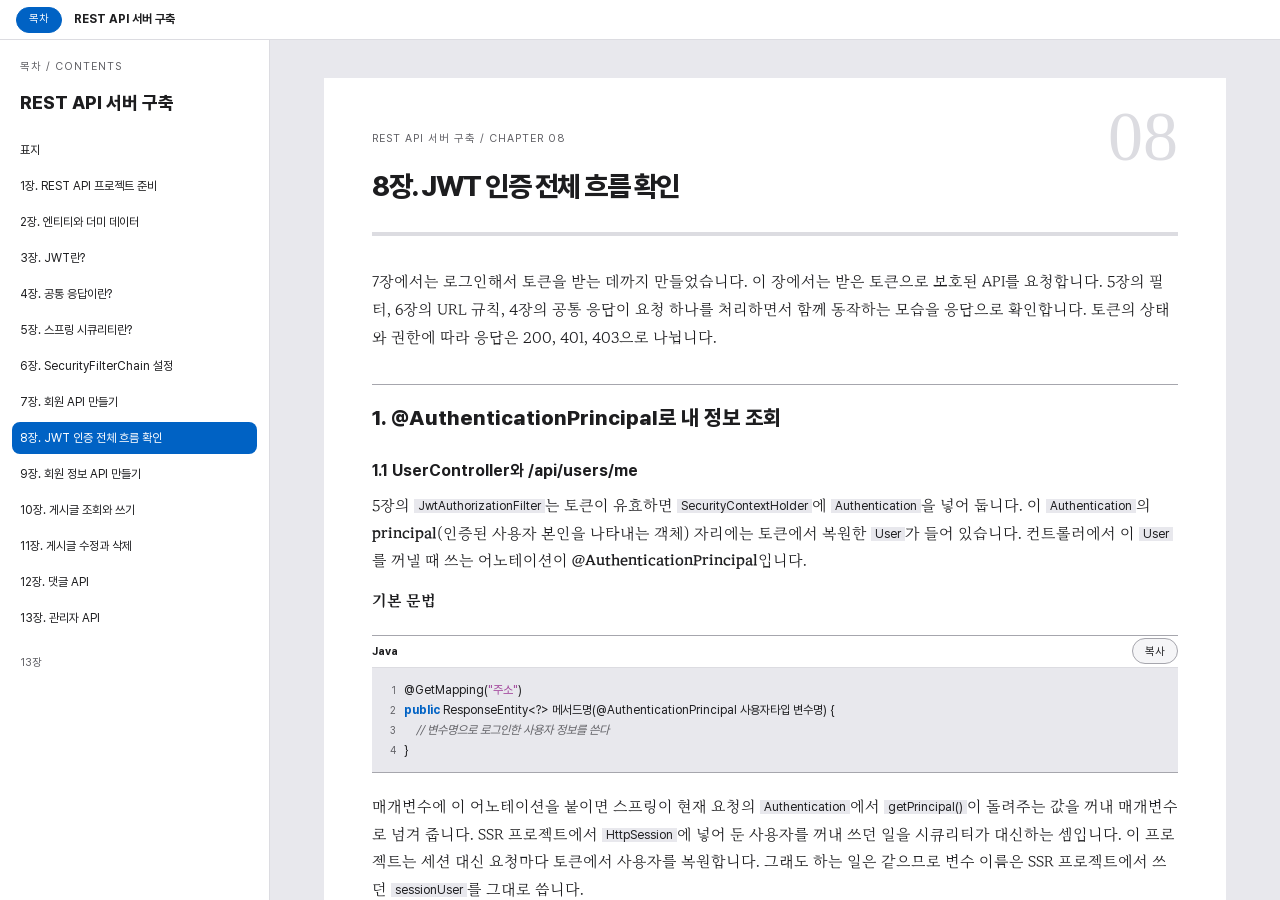
<file: chapters/08.html>
<!doctype html><html lang="ko"><head><meta charset="utf-8"><meta http-equiv="Content-Security-Policy" content="default-src 'none'; img-src 'self' data: blob:; font-src 'self'; style-src 'self' 'unsafe-inline'; script-src 'self' 'unsafe-inline'"><meta name="viewport" content="width=device-width,initial-scale=1"><title>REST API 서버 구축</title><link rel="stylesheet" href="../assets/book-a89ae88501600a40.css"></head><body><div class="reader" data-toc="open"><header class="book-bar"><button type="button" class="toc-toggle" aria-expanded="true" aria-controls="toc">목차</button><span class="book-bar__title">REST API 서버 구축</span></header><aside class="toc" id="toc"><p class="caption">목차 / CONTENTS</p><div class="toc-title">REST API 서버 구축</div><a href="../index.html" data-chapter="0" title="표지" aria-current="false">표지</a><a href="01.html" data-chapter="1" title="1장. REST API 프로젝트 준비" aria-current="false">1장. REST API 프로젝트 준비</a><a href="02.html" data-chapter="2" title="2장. 엔티티와 더미 데이터" aria-current="false">2장. 엔티티와 더미 데이터</a><a href="03.html" data-chapter="3" title="3장. JWT란?" aria-current="false">3장. JWT란?</a><a href="04.html" data-chapter="4" title="4장. 공통 응답이란?" aria-current="false">4장. 공통 응답이란?</a><a href="05.html" data-chapter="5" title="5장. 스프링 시큐리티란?" aria-current="false">5장. 스프링 시큐리티란?</a><a href="06.html" data-chapter="6" title="6장. SecurityFilterChain 설정" aria-current="false">6장. SecurityFilterChain 설정</a><a href="07.html" data-chapter="7" title="7장. 회원 API 만들기" aria-current="false">7장. 회원 API 만들기</a><a href="08.html" data-chapter="8" title="8장. JWT 인증 전체 흐름 확인" aria-current="true">8장. JWT 인증 전체 흐름 확인</a><a href="09.html" data-chapter="9" title="9장. 회원 정보 API 만들기" aria-current="false">9장. 회원 정보 API 만들기</a><a href="10.html" data-chapter="10" title="10장. 게시글 조회와 쓰기" aria-current="false">10장. 게시글 조회와 쓰기</a><a href="11.html" data-chapter="11" title="11장. 게시글 수정과 삭제" aria-current="false">11장. 게시글 수정과 삭제</a><a href="12.html" data-chapter="12" title="12장. 댓글 API" aria-current="false">12장. 댓글 API</a><a href="13.html" data-chapter="13" title="13장. 관리자 API" aria-current="false">13장. 관리자 API</a><footer>13장</footer></aside><main class="reading"><section class="chapter" id="chapter-8"><div class="eyebrow">REST API 서버 구축 / CHAPTER 08</div><span class="chapter-num" aria-hidden="true">08</span><h2>8장. JWT 인증 전체 흐름 확인</h2><p>7장에서는 로그인해서 토큰을 받는 데까지 만들었습니다. 이 장에서는 받은 토큰으로 보호된 API를 요청합니다. 5장의 필터, 6장의 URL 규칙, 4장의 공통 응답이 요청 하나를 처리하면서 함께 동작하는 모습을 응답으로 확인합니다. 토큰의 상태와 권한에 따라 응답은 200, 401, 403으로 나뉩니다.</p>
<h3>1. @AuthenticationPrincipal로 내 정보 조회</h3>
<h4>1.1 UserController와 /api/users/me</h4>
<p>5장의 <code>JwtAuthorizationFilter</code>는 토큰이 유효하면 <code>SecurityContextHolder</code>에 <code>Authentication</code>을 넣어 둡니다. 이 <code>Authentication</code>의 <strong>principal</strong>(인증된 사용자 본인을 나타내는 객체) 자리에는 토큰에서 복원한 <code>User</code>가 들어 있습니다. 컨트롤러에서 이 <code>User</code>를 꺼낼 때 쓰는 어노테이션이 <strong>@AuthenticationPrincipal</strong>입니다.</p>
<p><strong>기본 문법</strong></p>
<div class="code-wrap" data-kind="code" data-lang="java"><div class="code-label"><span class="code-label__name">Java</span><div class="code-tools"><span class="copy-result" aria-live="polite"></span><button type="button" class="small copy">복사</button></div></div><div class="code-body"><div class="code-ln" aria-hidden="true">1
2
3
4</div><pre><code class="language-java" data-code="@GetMapping(&quot;주소&quot;)
public ResponseEntity&lt;?&gt; 메서드명(@AuthenticationPrincipal 사용자타입 변수명) {
    // 변수명으로 로그인한 사용자 정보를 쓴다
}"><span class="token annotation punctuation">@GetMapping</span><span class="token punctuation">(</span><span class="token string">"주소"</span><span class="token punctuation">)</span>
<span class="token keyword">public</span> <span class="token class-name">ResponseEntity</span><span class="token generics"><span class="token punctuation">&lt;</span><span class="token operator">?</span><span class="token punctuation">></span></span> 메서드명<span class="token punctuation">(</span><span class="token annotation punctuation">@AuthenticationPrincipal</span> 사용자타입 변수명<span class="token punctuation">)</span> <span class="token punctuation">{</span>
    <span class="token comment">// 변수명으로 로그인한 사용자 정보를 쓴다</span>
<span class="token punctuation">}</span></code></pre></div></div>
<p>매개변수에 이 어노테이션을 붙이면 스프링이 현재 요청의 <code>Authentication</code>에서 <code>getPrincipal()</code>이 돌려주는 값을 꺼내 매개변수로 넘겨 줍니다. SSR 프로젝트에서 <code>HttpSession</code>에 넣어 둔 사용자를 꺼내 쓰던 일을 시큐리티가 대신하는 셈입니다. 이 프로젝트는 세션 대신 요청마다 토큰에서 사용자를 복원합니다. 그래도 하는 일은 같으므로 변수 이름은 SSR 프로젝트에서 쓰던 <code>sessionUser</code>를 그대로 씁니다.</p>
<p>아래 예제는 7장까지 만든 프로젝트에 이어서 작성합니다. <code>UserService</code>에는 내 정보 조회 메서드를 더하고, 컨트롤러 <code>UserController</code>를 새로 만듭니다.</p>
<p><strong>예제 8-1 — 내 정보 조회와 관리자 인사 API 만들기</strong></p>
<p><strong>이어서:</strong> 예제 7-9</p>
<p><strong>파일명:</strong> <code>src/main/java/com/newtenco/blog/user/UserService.java</code></p>
<div class="code-wrap" data-kind="code" data-lang="java"><div class="code-label"><span class="code-label__name">Java</span><div class="code-tools"><span class="copy-result" aria-live="polite"></span><button type="button" class="small copy">복사</button></div></div><div class="code-body"><div class="code-ln" aria-hidden="true">1
2
3
4
5
6
7
8
9
10
11
12
13
14
15
16
17
18
19
20
21
22
23
24
25
26
27
28
29
30
31
32
33
34
35
36
37
38
39
40
41
42
43
44
45
46
47
48
49
50
51
52
53
54</div><pre><code class="language-java" data-code="package com.newtenco.blog.user;

import com.newtenco.blog.auth.AuthRequest;
import com.newtenco.blog.auth.AuthResponse;
import com.newtenco.blog.core.handler.errors.BadRequestException;
import com.newtenco.blog.core.handler.errors.NotFoundException;
import com.newtenco.blog.core.handler.errors.UnauthorizedException;
import com.newtenco.blog.core.util.JwtUtil;
import lombok.RequiredArgsConstructor;
import org.springframework.security.crypto.password.PasswordEncoder;
import org.springframework.stereotype.Service;
import org.springframework.transaction.annotation.Transactional;

@Transactional(readOnly = true)
@RequiredArgsConstructor
@Service
public class UserService {

    private final UserRepository userRepository;
    private final PasswordEncoder passwordEncoder;

    @Transactional
    public AuthResponse.DTO 회원가입(AuthRequest.JoinDTO reqDTO) {
        if (userRepository.existsByUsername(reqDTO.username())) {
            throw new BadRequestException(&quot;이미 존재하는 유저네임입니다&quot;);
        }
        String encPassword = passwordEncoder.encode(reqDTO.password());
        User savedUser = userRepository.save(reqDTO.toEntity(encPassword));
        return new AuthResponse.DTO(savedUser);
    }

    public AuthResponse.TokenDTO 로그인(AuthRequest.LoginDTO reqDTO) {
        // 아이디가 틀렸는지 비밀번호가 틀렸는지 알려주지 않는다 (보안)
        User user = userRepository.findByUsername(reqDTO.username())
                .orElseThrow(() -&gt; new UnauthorizedException(&quot;유저네임 혹은 비밀번호가 일치하지 않습니다&quot;));

        if (!passwordEncoder.matches(reqDTO.password(), user.getPassword())) {
            throw new UnauthorizedException(&quot;유저네임 혹은 비밀번호가 일치하지 않습니다&quot;);
        }
        return new AuthResponse.TokenDTO(JwtUtil.create(user));
    }

    public AuthResponse.AvailableDTO 유저네임중복체크(String username) {
        boolean available = !userRepository.existsByUsername(username);
        return new AuthResponse.AvailableDTO(available);
    }

    // 토큰에 없는 email 까지 응답하려고 id 로 DB 를 다시 조회한다
    public AuthResponse.DTO 내정보(Integer userId) {
        User user = userRepository.findById(userId)
                .orElseThrow(() -&gt; new NotFoundException(&quot;회원을 찾을 수 없습니다&quot;));
        return new AuthResponse.DTO(user);
    }
}"><span class="token keyword">package</span> <span class="token namespace">com<span class="token punctuation">.</span>newtenco<span class="token punctuation">.</span>blog<span class="token punctuation">.</span>user</span><span class="token punctuation">;</span>

<span class="token keyword">import</span> <span class="token import"><span class="token namespace">com<span class="token punctuation">.</span>newtenco<span class="token punctuation">.</span>blog<span class="token punctuation">.</span>auth<span class="token punctuation">.</span></span><span class="token class-name">AuthRequest</span></span><span class="token punctuation">;</span>
<span class="token keyword">import</span> <span class="token import"><span class="token namespace">com<span class="token punctuation">.</span>newtenco<span class="token punctuation">.</span>blog<span class="token punctuation">.</span>auth<span class="token punctuation">.</span></span><span class="token class-name">AuthResponse</span></span><span class="token punctuation">;</span>
<span class="token keyword">import</span> <span class="token import"><span class="token namespace">com<span class="token punctuation">.</span>newtenco<span class="token punctuation">.</span>blog<span class="token punctuation">.</span>core<span class="token punctuation">.</span>handler<span class="token punctuation">.</span>errors<span class="token punctuation">.</span></span><span class="token class-name">BadRequestException</span></span><span class="token punctuation">;</span>
<span class="token keyword">import</span> <span class="token import"><span class="token namespace">com<span class="token punctuation">.</span>newtenco<span class="token punctuation">.</span>blog<span class="token punctuation">.</span>core<span class="token punctuation">.</span>handler<span class="token punctuation">.</span>errors<span class="token punctuation">.</span></span><span class="token class-name">NotFoundException</span></span><span class="token punctuation">;</span>
<span class="token keyword">import</span> <span class="token import"><span class="token namespace">com<span class="token punctuation">.</span>newtenco<span class="token punctuation">.</span>blog<span class="token punctuation">.</span>core<span class="token punctuation">.</span>handler<span class="token punctuation">.</span>errors<span class="token punctuation">.</span></span><span class="token class-name">UnauthorizedException</span></span><span class="token punctuation">;</span>
<span class="token keyword">import</span> <span class="token import"><span class="token namespace">com<span class="token punctuation">.</span>newtenco<span class="token punctuation">.</span>blog<span class="token punctuation">.</span>core<span class="token punctuation">.</span>util<span class="token punctuation">.</span></span><span class="token class-name">JwtUtil</span></span><span class="token punctuation">;</span>
<span class="token keyword">import</span> <span class="token import"><span class="token namespace">lombok<span class="token punctuation">.</span></span><span class="token class-name">RequiredArgsConstructor</span></span><span class="token punctuation">;</span>
<span class="token keyword">import</span> <span class="token import"><span class="token namespace">org<span class="token punctuation">.</span>springframework<span class="token punctuation">.</span>security<span class="token punctuation">.</span>crypto<span class="token punctuation">.</span>password<span class="token punctuation">.</span></span><span class="token class-name">PasswordEncoder</span></span><span class="token punctuation">;</span>
<span class="token keyword">import</span> <span class="token import"><span class="token namespace">org<span class="token punctuation">.</span>springframework<span class="token punctuation">.</span>stereotype<span class="token punctuation">.</span></span><span class="token class-name">Service</span></span><span class="token punctuation">;</span>
<span class="token keyword">import</span> <span class="token import"><span class="token namespace">org<span class="token punctuation">.</span>springframework<span class="token punctuation">.</span>transaction<span class="token punctuation">.</span>annotation<span class="token punctuation">.</span></span><span class="token class-name">Transactional</span></span><span class="token punctuation">;</span>

<span class="token annotation punctuation">@Transactional</span><span class="token punctuation">(</span>readOnly <span class="token operator">=</span> <span class="token boolean">true</span><span class="token punctuation">)</span>
<span class="token annotation punctuation">@RequiredArgsConstructor</span>
<span class="token annotation punctuation">@Service</span>
<span class="token keyword">public</span> <span class="token keyword">class</span> <span class="token class-name">UserService</span> <span class="token punctuation">{</span>

    <span class="token keyword">private</span> <span class="token keyword">final</span> <span class="token class-name">UserRepository</span> userRepository<span class="token punctuation">;</span>
    <span class="token keyword">private</span> <span class="token keyword">final</span> <span class="token class-name">PasswordEncoder</span> passwordEncoder<span class="token punctuation">;</span>

    <span class="token annotation punctuation">@Transactional</span>
    <span class="token keyword">public</span> <span class="token class-name">AuthResponse</span><span class="token punctuation">.</span><span class="token constant">DTO</span> 회원가입<span class="token punctuation">(</span><span class="token class-name">AuthRequest<span class="token punctuation">.</span>JoinDTO</span> reqDTO<span class="token punctuation">)</span> <span class="token punctuation">{</span>
        <span class="token keyword">if</span> <span class="token punctuation">(</span>userRepository<span class="token punctuation">.</span><span class="token function">existsByUsername</span><span class="token punctuation">(</span>reqDTO<span class="token punctuation">.</span><span class="token function">username</span><span class="token punctuation">(</span><span class="token punctuation">)</span><span class="token punctuation">)</span><span class="token punctuation">)</span> <span class="token punctuation">{</span>
            <span class="token keyword">throw</span> <span class="token keyword">new</span> <span class="token class-name">BadRequestException</span><span class="token punctuation">(</span><span class="token string">"이미 존재하는 유저네임입니다"</span><span class="token punctuation">)</span><span class="token punctuation">;</span>
        <span class="token punctuation">}</span>
        <span class="token class-name">String</span> encPassword <span class="token operator">=</span> passwordEncoder<span class="token punctuation">.</span><span class="token function">encode</span><span class="token punctuation">(</span>reqDTO<span class="token punctuation">.</span><span class="token function">password</span><span class="token punctuation">(</span><span class="token punctuation">)</span><span class="token punctuation">)</span><span class="token punctuation">;</span>
        <span class="token class-name">User</span> savedUser <span class="token operator">=</span> userRepository<span class="token punctuation">.</span><span class="token function">save</span><span class="token punctuation">(</span>reqDTO<span class="token punctuation">.</span><span class="token function">toEntity</span><span class="token punctuation">(</span>encPassword<span class="token punctuation">)</span><span class="token punctuation">)</span><span class="token punctuation">;</span>
        <span class="token keyword">return</span> <span class="token keyword">new</span> <span class="token class-name">AuthResponse</span><span class="token punctuation">.</span><span class="token function">DTO</span><span class="token punctuation">(</span>savedUser<span class="token punctuation">)</span><span class="token punctuation">;</span>
    <span class="token punctuation">}</span>

    <span class="token keyword">public</span> <span class="token class-name">AuthResponse<span class="token punctuation">.</span>TokenDTO</span> 로그인<span class="token punctuation">(</span><span class="token class-name">AuthRequest<span class="token punctuation">.</span>LoginDTO</span> reqDTO<span class="token punctuation">)</span> <span class="token punctuation">{</span>
        <span class="token comment">// 아이디가 틀렸는지 비밀번호가 틀렸는지 알려주지 않는다 (보안)</span>
        <span class="token class-name">User</span> user <span class="token operator">=</span> userRepository<span class="token punctuation">.</span><span class="token function">findByUsername</span><span class="token punctuation">(</span>reqDTO<span class="token punctuation">.</span><span class="token function">username</span><span class="token punctuation">(</span><span class="token punctuation">)</span><span class="token punctuation">)</span>
                <span class="token punctuation">.</span><span class="token function">orElseThrow</span><span class="token punctuation">(</span><span class="token punctuation">(</span><span class="token punctuation">)</span> <span class="token operator">-></span> <span class="token keyword">new</span> <span class="token class-name">UnauthorizedException</span><span class="token punctuation">(</span><span class="token string">"유저네임 혹은 비밀번호가 일치하지 않습니다"</span><span class="token punctuation">)</span><span class="token punctuation">)</span><span class="token punctuation">;</span>

        <span class="token keyword">if</span> <span class="token punctuation">(</span><span class="token operator">!</span>passwordEncoder<span class="token punctuation">.</span><span class="token function">matches</span><span class="token punctuation">(</span>reqDTO<span class="token punctuation">.</span><span class="token function">password</span><span class="token punctuation">(</span><span class="token punctuation">)</span><span class="token punctuation">,</span> user<span class="token punctuation">.</span><span class="token function">getPassword</span><span class="token punctuation">(</span><span class="token punctuation">)</span><span class="token punctuation">)</span><span class="token punctuation">)</span> <span class="token punctuation">{</span>
            <span class="token keyword">throw</span> <span class="token keyword">new</span> <span class="token class-name">UnauthorizedException</span><span class="token punctuation">(</span><span class="token string">"유저네임 혹은 비밀번호가 일치하지 않습니다"</span><span class="token punctuation">)</span><span class="token punctuation">;</span>
        <span class="token punctuation">}</span>
        <span class="token keyword">return</span> <span class="token keyword">new</span> <span class="token class-name">AuthResponse<span class="token punctuation">.</span>TokenDTO</span><span class="token punctuation">(</span><span class="token class-name">JwtUtil</span><span class="token punctuation">.</span><span class="token function">create</span><span class="token punctuation">(</span>user<span class="token punctuation">)</span><span class="token punctuation">)</span><span class="token punctuation">;</span>
    <span class="token punctuation">}</span>

    <span class="token keyword">public</span> <span class="token class-name">AuthResponse<span class="token punctuation">.</span>AvailableDTO</span> 유저네임중복체크<span class="token punctuation">(</span><span class="token class-name">String</span> username<span class="token punctuation">)</span> <span class="token punctuation">{</span>
        <span class="token keyword">boolean</span> available <span class="token operator">=</span> <span class="token operator">!</span>userRepository<span class="token punctuation">.</span><span class="token function">existsByUsername</span><span class="token punctuation">(</span>username<span class="token punctuation">)</span><span class="token punctuation">;</span>
        <span class="token keyword">return</span> <span class="token keyword">new</span> <span class="token class-name">AuthResponse<span class="token punctuation">.</span>AvailableDTO</span><span class="token punctuation">(</span>available<span class="token punctuation">)</span><span class="token punctuation">;</span>
    <span class="token punctuation">}</span>

    <span class="token comment">// 토큰에 없는 email 까지 응답하려고 id 로 DB 를 다시 조회한다</span>
    <span class="token keyword">public</span> <span class="token class-name">AuthResponse</span><span class="token punctuation">.</span><span class="token constant">DTO</span> 내정보<span class="token punctuation">(</span><span class="token class-name">Integer</span> userId<span class="token punctuation">)</span> <span class="token punctuation">{</span>
        <span class="token class-name">User</span> user <span class="token operator">=</span> userRepository<span class="token punctuation">.</span><span class="token function">findById</span><span class="token punctuation">(</span>userId<span class="token punctuation">)</span>
                <span class="token punctuation">.</span><span class="token function">orElseThrow</span><span class="token punctuation">(</span><span class="token punctuation">(</span><span class="token punctuation">)</span> <span class="token operator">-></span> <span class="token keyword">new</span> <span class="token class-name">NotFoundException</span><span class="token punctuation">(</span><span class="token string">"회원을 찾을 수 없습니다"</span><span class="token punctuation">)</span><span class="token punctuation">)</span><span class="token punctuation">;</span>
        <span class="token keyword">return</span> <span class="token keyword">new</span> <span class="token class-name">AuthResponse</span><span class="token punctuation">.</span><span class="token function">DTO</span><span class="token punctuation">(</span>user<span class="token punctuation">)</span><span class="token punctuation">;</span>
    <span class="token punctuation">}</span>
<span class="token punctuation">}</span></code></pre></div></div>
<p><strong>파일명:</strong> <code>src/main/java/com/newtenco/blog/user/UserController.java</code></p>
<div class="code-wrap" data-kind="code" data-lang="java"><div class="code-label"><span class="code-label__name">Java</span><div class="code-tools"><span class="copy-result" aria-live="polite"></span><button type="button" class="small copy">복사</button></div></div><div class="code-body"><div class="code-ln" aria-hidden="true">1
2
3
4
5
6
7
8
9
10
11
12
13
14
15
16
17
18
19
20
21
22
23
24
25
26
27
28</div><pre><code class="language-java" data-code="package com.newtenco.blog.user;

import com.newtenco.blog.core.util.Resp;
import lombok.RequiredArgsConstructor;
import org.springframework.http.ResponseEntity;
import org.springframework.security.core.annotation.AuthenticationPrincipal;
import org.springframework.web.bind.annotation.GetMapping;
import org.springframework.web.bind.annotation.RestController;

@RequiredArgsConstructor
@RestController
public class UserController {

    private final UserService userService;

    // 로그인한 사용자만 접근 가능 (URL 규칙 6번: /api/**)
    // @AuthenticationPrincipal: JwtAuthorizationFilter 가 넣어 둔 User 를 꺼내 준다
    @GetMapping(&quot;/api/users/me&quot;)
    public ResponseEntity&lt;?&gt; me(@AuthenticationPrincipal User sessionUser) {
        return Resp.ok(userService.내정보(sessionUser.getId()));
    }

    // ADMIN 권한이 있어야 접근 가능 (URL 규칙 4번: /api/admin/**)
    @GetMapping(&quot;/api/admin/hello&quot;)
    public ResponseEntity&lt;?&gt; adminHello(@AuthenticationPrincipal User sessionUser) {
        return Resp.ok(&quot;관리자 &quot; + sessionUser.getUsername() + &quot;님 환영합니다&quot;);
    }
}"><span class="token keyword">package</span> <span class="token namespace">com<span class="token punctuation">.</span>newtenco<span class="token punctuation">.</span>blog<span class="token punctuation">.</span>user</span><span class="token punctuation">;</span>

<span class="token keyword">import</span> <span class="token import"><span class="token namespace">com<span class="token punctuation">.</span>newtenco<span class="token punctuation">.</span>blog<span class="token punctuation">.</span>core<span class="token punctuation">.</span>util<span class="token punctuation">.</span></span><span class="token class-name">Resp</span></span><span class="token punctuation">;</span>
<span class="token keyword">import</span> <span class="token import"><span class="token namespace">lombok<span class="token punctuation">.</span></span><span class="token class-name">RequiredArgsConstructor</span></span><span class="token punctuation">;</span>
<span class="token keyword">import</span> <span class="token import"><span class="token namespace">org<span class="token punctuation">.</span>springframework<span class="token punctuation">.</span>http<span class="token punctuation">.</span></span><span class="token class-name">ResponseEntity</span></span><span class="token punctuation">;</span>
<span class="token keyword">import</span> <span class="token import"><span class="token namespace">org<span class="token punctuation">.</span>springframework<span class="token punctuation">.</span>security<span class="token punctuation">.</span>core<span class="token punctuation">.</span>annotation<span class="token punctuation">.</span></span><span class="token class-name">AuthenticationPrincipal</span></span><span class="token punctuation">;</span>
<span class="token keyword">import</span> <span class="token import"><span class="token namespace">org<span class="token punctuation">.</span>springframework<span class="token punctuation">.</span>web<span class="token punctuation">.</span>bind<span class="token punctuation">.</span>annotation<span class="token punctuation">.</span></span><span class="token class-name">GetMapping</span></span><span class="token punctuation">;</span>
<span class="token keyword">import</span> <span class="token import"><span class="token namespace">org<span class="token punctuation">.</span>springframework<span class="token punctuation">.</span>web<span class="token punctuation">.</span>bind<span class="token punctuation">.</span>annotation<span class="token punctuation">.</span></span><span class="token class-name">RestController</span></span><span class="token punctuation">;</span>

<span class="token annotation punctuation">@RequiredArgsConstructor</span>
<span class="token annotation punctuation">@RestController</span>
<span class="token keyword">public</span> <span class="token keyword">class</span> <span class="token class-name">UserController</span> <span class="token punctuation">{</span>

    <span class="token keyword">private</span> <span class="token keyword">final</span> <span class="token class-name">UserService</span> userService<span class="token punctuation">;</span>

    <span class="token comment">// 로그인한 사용자만 접근 가능 (URL 규칙 6번: /api/**)</span>
    <span class="token comment">// @AuthenticationPrincipal: JwtAuthorizationFilter 가 넣어 둔 User 를 꺼내 준다</span>
    <span class="token annotation punctuation">@GetMapping</span><span class="token punctuation">(</span><span class="token string">"/api/users/me"</span><span class="token punctuation">)</span>
    <span class="token keyword">public</span> <span class="token class-name">ResponseEntity</span><span class="token generics"><span class="token punctuation">&lt;</span><span class="token operator">?</span><span class="token punctuation">></span></span> <span class="token function">me</span><span class="token punctuation">(</span><span class="token annotation punctuation">@AuthenticationPrincipal</span> <span class="token class-name">User</span> sessionUser<span class="token punctuation">)</span> <span class="token punctuation">{</span>
        <span class="token keyword">return</span> <span class="token class-name">Resp</span><span class="token punctuation">.</span><span class="token function">ok</span><span class="token punctuation">(</span>userService<span class="token punctuation">.</span>내정보<span class="token punctuation">(</span>sessionUser<span class="token punctuation">.</span><span class="token function">getId</span><span class="token punctuation">(</span><span class="token punctuation">)</span><span class="token punctuation">)</span><span class="token punctuation">)</span><span class="token punctuation">;</span>
    <span class="token punctuation">}</span>

    <span class="token comment">// ADMIN 권한이 있어야 접근 가능 (URL 규칙 4번: /api/admin/**)</span>
    <span class="token annotation punctuation">@GetMapping</span><span class="token punctuation">(</span><span class="token string">"/api/admin/hello"</span><span class="token punctuation">)</span>
    <span class="token keyword">public</span> <span class="token class-name">ResponseEntity</span><span class="token generics"><span class="token punctuation">&lt;</span><span class="token operator">?</span><span class="token punctuation">></span></span> <span class="token function">adminHello</span><span class="token punctuation">(</span><span class="token annotation punctuation">@AuthenticationPrincipal</span> <span class="token class-name">User</span> sessionUser<span class="token punctuation">)</span> <span class="token punctuation">{</span>
        <span class="token keyword">return</span> <span class="token class-name">Resp</span><span class="token punctuation">.</span><span class="token function">ok</span><span class="token punctuation">(</span><span class="token string">"관리자 "</span> <span class="token operator">+</span> sessionUser<span class="token punctuation">.</span><span class="token function">getUsername</span><span class="token punctuation">(</span><span class="token punctuation">)</span> <span class="token operator">+</span> <span class="token string">"님 환영합니다"</span><span class="token punctuation">)</span><span class="token punctuation">;</span>
    <span class="token punctuation">}</span>
<span class="token punctuation">}</span></code></pre></div></div>
<p><strong>실행 결과</strong></p>
<p>서버를 실행하면 오류 없이 시작됩니다. 두 API에 실제로 요청을 보내는 일은 3절에서 합니다.</p>
<p><code>me()</code> 안에는 로그인 여부를 확인하는 코드가 없습니다. <code>/api/users/me</code>는 6장의 URL 규칙 6번(<code>hasAnyRole(&quot;USER&quot;, &quot;ADMIN&quot;)</code>)에 걸리므로, 인증되지 않은 요청은 컨트롤러에 도착하기 전에 필터 단계에서 401로 끝납니다. 요청이 컨트롤러에 도착했다면 <code>sessionUser</code>는 비어 있지 않으므로 바로 <code>getId()</code>를 호출합니다.</p>
<h4>1.2 토큰에서 복원한 User와 DB 재조회</h4>
<p><code>sessionUser</code>는 DB에서 조회한 엔티티가 아닙니다. 3장의 <code>JwtUtil.verify()</code>가 토큰의 클레임만으로 만든 <code>User</code> 객체입니다. 토큰을 만들 때 <code>id</code>, <code>sub</code>(username), <code>roles</code>만 넣었으므로, 복원한 <code>User</code>에도 이 세 값만 들어 있습니다.</p>
<table><thead><tr><th>값</th><th>토큰에서 복원한 User(<code>sessionUser</code>)</th><th>DB에서 조회한 User</th></tr></thead><tbody><tr><td>id, username, roles</td><td>있음</td><td>있음</td></tr><tr><td>email</td><td>없음(<code>null</code>)</td><td>있음</td></tr><tr><td>password</td><td>없음(<code>null</code>)</td><td>있음(응답 DTO에서 뺌)</td></tr></tbody></table>
<p>내 정보 응답에는 email이 필요합니다. 그런데 <code>sessionUser.getEmail()</code>은 <code>null</code>을 돌려줍니다. 그래서 <code>내정보()</code>는 토큰에서 얻은 <code>id</code>로 DB를 다시 조회하고, 조회한 엔티티를 7장의 <code>AuthResponse.DTO</code>에 담아 돌려줍니다. 비밀번호는 DTO에 들어가지 않습니다.</p>
<p>반대로 id, username, 역할만 쓰는 일이라면 DB를 조회할 필요가 없습니다. <code>adminHello()</code>가 그런 예입니다. 토큰에 담을 값과 DB에서 가져올 값을 이렇게 나누면 요청이 올 때마다 DB에 다녀오지 않아도 됩니다. 다만 토큰에 담긴 값은 발급한 순간의 값입니다. 그 뒤에 DB가 바뀌어도 토큰 안의 값은 바뀌지 않습니다. 이 차이는 9장과 13장에서 다시 다룹니다.</p>
<p>토큰이 유효한데도 DB에 그 회원이 없을 수 있습니다. 토큰을 받은 뒤 회원이 삭제된 경우입니다. 이때는 <code>findById()</code>가 빈 결과를 돌려주므로 <code>NotFoundException</code>이 발생하고, 이 예외가 4장의 <code>GlobalExceptionHandler</code>를 거쳐 404 응답이 됩니다.</p>
<h4>1.3 관리자 전용 /api/admin/hello</h4>
<p><code>/api/admin/hello</code>는 6장 URL 규칙 4번 <code>requestMatchers(&quot;/api/admin/**&quot;).hasRole(&quot;ADMIN&quot;)</code>에 해당합니다. <code>hasRole(&quot;ADMIN&quot;)</code>은 <code>Authentication</code>의 권한 목록에 <code>ROLE_ADMIN</code>이 있는지 확인합니다. 이 권한 목록은 <code>JwtProvider</code>가 <code>user.getAuthorities()</code>로 만든 것입니다. 2장에서 <code>getAuthorities()</code>가 역할 이름 앞에 <code>ROLE_</code>을 붙이도록 만들었으므로, 토큰의 <code>roles</code>에 <code>&quot;ADMIN&quot;</code>이 있으면 <code>ROLE_ADMIN</code> 권한이 됩니다.</p>
<p>더미 데이터에서 ssar는 <code>USER</code> 역할만 있고, cos는 <code>USER</code>와 <code>ADMIN</code> 역할이 모두 있습니다. 따라서 이 API에는 cos만 접근할 수 있습니다. <code>adminHello()</code>에도 역할을 확인하는 코드가 없습니다. 요청이 컨트롤러에 오기 전에 URL 규칙이 역할 검사를 마쳤기 때문입니다.</p>
<h3>2. 요청 하나가 처리되는 흐름</h3>
<p><code>Authorization</code> 헤더에 토큰을 넣어 <code>GET /api/users/me</code>를 보내면, 요청은 시큐리티 필터 체인을 지나 컨트롤러에 도착합니다. 이 장에서 확인할 필터만 순서대로 적으면 다음과 같습니다.</p>
<ol>
<li><strong>JwtAuthorizationFilter</strong>: 헤더에서 토큰을 꺼내 검증합니다. 유효하면 <code>Authentication</code>을 <code>SecurityContextHolder</code>에 넣고, 없거나 유효하지 않으면 아무것도 넣지 않습니다. 어느 경우든 요청을 막지 않고 다음 필터로 넘깁니다.</li>
<li><strong>AnonymousAuthenticationFilter</strong>: <code>SecurityContextHolder</code>가 비어 있으면 익명 사용자를 뜻하는 인증 객체를 넣습니다. 그래서 뒤쪽 필터는 이 요청을 익명 사용자의 요청으로 봅니다.</li>
<li><strong>ExceptionTranslationFilter</strong>: 뒤쪽 필터에서 접근 거부 예외가 올라오면 받아서 응답으로 바꿉니다. 익명 사용자의 요청이면 <code>authenticationEntryPoint</code>를 실행해 401을 만들고, 인증된 사용자의 요청이면 <code>accessDeniedHandler</code>를 실행해 403을 만듭니다.</li>
<li><strong>AuthorizationFilter</strong>: 6장의 URL 규칙을 위에서부터 비교해, 처음 맞는 규칙 하나로 통과 여부를 정합니다. 통과하지 못하면 접근 거부 예외를 던집니다.</li>
<li><strong>DispatcherServlet과 컨트롤러</strong>: 모든 필터를 통과한 요청만 컨트롤러에 도착합니다. <code>@AuthenticationPrincipal</code>이 <code>SecurityContextHolder</code>에서 <code>User</code>를 꺼내 매개변수로 넘기고, 컨트롤러는 <code>Resp.ok()</code>로 200 응답을 만듭니다.</li>
</ol>
<figure class="book-figure" data-type="generated" id="figure-1d1d8688e203"><div class="figure-scroll"><img src="../assets/img/dc71422e812e69df.png" alt="JWT 요청 하나가 처리되는 흐름" data-raster="true"/></div><figcaption>JWT 요청 하나가 처리되는 흐름</figcaption></figure>
<p>그림 8-1에서 401과 403이 갈리는 곳은 <code>ExceptionTranslationFilter</code>입니다. 두 응답은 모두 컨트롤러에 도착하기 전에 만들어집니다. 4장의 <code>GlobalExceptionHandler</code>는 컨트롤러에서 발생한 예외만 처리하므로, 두 응답의 본문은 6장의 <code>RespFilter</code>가 씁니다. 요청 처리가 끝나면 <code>SecurityContextHolder</code>의 인증 정보는 지워집니다. 세션 정책이 <code>STATELESS</code>이므로 다음 요청은 다시 토큰 검사부터 시작합니다.</p>
<h3>3. 상태 코드별 결과 확인</h3>
<h4>3.1 Authorization 헤더에 토큰 넣기</h4>
<p>먼저 7장과 같은 방법으로 ssar 계정으로 로그인해 토큰을 받습니다.</p>
<table><thead><tr><th>입력 칸</th><th>값</th></tr></thead><tbody><tr><td>METHOD</td><td>POST</td></tr><tr><td>URL</td><td><code>http://localhost:8080/login</code></td></tr><tr><td>HEADERS</td><td><code>Content-Type: application/json</code></td></tr><tr><td>BODY</td><td><code>{&quot;username&quot;:&quot;ssar&quot;,&quot;password&quot;:&quot;1234&quot;}</code></td></tr></tbody></table>
<p>응답 본문의 <code>accessToken</code> 값은 <code>Bearer </code>로 시작합니다. 7장에서 jwt.io에 붙여 넣을 때는 <code>Bearer </code>를 떼고 토큰만 넣었습니다. 서버에 보낼 때는 <code>Bearer </code>를 포함한 값 전체를 <code>Authorization</code> 헤더에 넣습니다. <code>JwtProvider.resolveToken()</code>은 헤더 값이 <code>Bearer </code>로 시작할 때만 토큰을 꺼내기 때문입니다.</p>
<p>Talend API Tester에서 새 요청을 만들고 다음처럼 입력합니다. HEADERS의 <code>+ Add header</code>를 눌러 이름 칸에 <code>Authorization</code>을 쓰고, 값 칸에 복사한 <code>accessToken</code> 값을 붙여 넣습니다.</p>
<table><thead><tr><th>입력 칸</th><th>값</th></tr></thead><tbody><tr><td>METHOD</td><td>GET</td></tr><tr><td>URL</td><td><code>http://localhost:8080/api/users/me</code></td></tr><tr><td>HEADERS</td><td><code>Authorization: Bearer eyJhbGciOiJIUzUxMiIsInR5cCI6IkpXVCJ9...</code></td></tr></tbody></table>
<p><strong>실행 결과</strong></p>
<div class="code-wrap" data-kind="code" data-lang="json"><div class="code-label"><span class="code-label__name">JSON</span><div class="code-tools"><span class="copy-result" aria-live="polite"></span><button type="button" class="small copy">복사</button></div></div><div class="code-body"><div class="code-ln" aria-hidden="true">1
2
3
4
5
6
7
8
9
10</div><pre><code class="language-json" data-code="{
  &quot;status&quot;: 200,
  &quot;msg&quot;: &quot;성공&quot;,
  &quot;body&quot;: {
    &quot;id&quot;: 1,
    &quot;username&quot;: &quot;ssar&quot;,
    &quot;email&quot;: &quot;ssar@metacoding.com&quot;,
    &quot;roles&quot;: [&quot;USER&quot;]
  }
}"><span class="token punctuation">{</span>
  <span class="token property">"status"</span><span class="token operator">:</span> <span class="token number">200</span><span class="token punctuation">,</span>
  <span class="token property">"msg"</span><span class="token operator">:</span> <span class="token string">"성공"</span><span class="token punctuation">,</span>
  <span class="token property">"body"</span><span class="token operator">:</span> <span class="token punctuation">{</span>
    <span class="token property">"id"</span><span class="token operator">:</span> <span class="token number">1</span><span class="token punctuation">,</span>
    <span class="token property">"username"</span><span class="token operator">:</span> <span class="token string">"ssar"</span><span class="token punctuation">,</span>
    <span class="token property">"email"</span><span class="token operator">:</span> <span class="token string">"ssar@metacoding.com"</span><span class="token punctuation">,</span>
    <span class="token property">"roles"</span><span class="token operator">:</span> <span class="token punctuation">[</span><span class="token string">"USER"</span><span class="token punctuation">]</span>
  <span class="token punctuation">}</span>
<span class="token punctuation">}</span></code></pre></div></div>
<p><code>email</code>은 토큰에 없던 값입니다. 응답에 email이 들어 있으므로 <code>내정보()</code>가 토큰의 <code>id</code>로 DB를 다시 조회했다는 것을 알 수 있습니다.</p>
<figure class="book-figure" data-type="generated" id="figure-507fa72b3f44"><div class="figure-scroll"><img src="../assets/img/ff254264d5953ff5.png" alt="Talend API Tester에서 GET http://localhost:8080/api/users/me를 보낸 화면" data-raster="true"/></div><figcaption>Talend API Tester에서 GET http://localhost:8080/api/users/me를 보낸 화면</figcaption><p class="credit">생성형 예시 · 실제 실행 안 함</p></figure>
<h4>3.2 토큰 없음·위조 → 401</h4>
<p>같은 주소로 요청을 두 번 더 보냅니다. 첫 번째는 <code>Authorization</code> 헤더의 체크를 해제해 헤더 없이 보내고, 두 번째는 토큰 맨 끝에 글자 몇 개를 덧붙여 보냅니다.</p>
<table><thead><tr><th>요청</th><th>응답</th><th>응답을 만든 곳</th></tr></thead><tbody><tr><td><code>Authorization</code> 헤더 없이 <code>GET /api/users/me</code></td><td>401</td><td><code>authenticationEntryPoint</code>에 연결한 <code>RespFilter</code></td></tr><tr><td>토큰 끝에 글자를 덧붙여 <code>GET /api/users/me</code></td><td>401</td><td><code>authenticationEntryPoint</code>에 연결한 <code>RespFilter</code></td></tr></tbody></table>
<p><strong>실행 결과</strong></p>
<p>두 요청 모두 같은 응답을 받습니다.</p>
<div class="code-wrap" data-kind="code" data-lang="json"><div class="code-label"><span class="code-label__name">JSON</span><div class="code-tools"><span class="copy-result" aria-live="polite"></span><button type="button" class="small copy">복사</button></div></div><div class="code-body"><div class="code-ln" aria-hidden="true">1
2
3
4
5</div><pre><code class="language-json" data-code="{
  &quot;status&quot;: 401,
  &quot;msg&quot;: &quot;로그인 후 이용해주세요&quot;,
  &quot;body&quot;: null
}"><span class="token punctuation">{</span>
  <span class="token property">"status"</span><span class="token operator">:</span> <span class="token number">401</span><span class="token punctuation">,</span>
  <span class="token property">"msg"</span><span class="token operator">:</span> <span class="token string">"로그인 후 이용해주세요"</span><span class="token punctuation">,</span>
  <span class="token property">"body"</span><span class="token operator">:</span> <span class="token null keyword">null</span>
<span class="token punctuation">}</span></code></pre></div></div>
<p>토큰 문자열을 바꾸면 서명이 맞지 않습니다. 그래서 <code>JwtUtil.verify()</code>에서 <code>JWTVerificationException</code>이 발생하고, <code>JwtProvider.getAuthentication()</code>은 이 예외를 잡아 <code>null</code>을 돌려줍니다. <code>JwtAuthorizationFilter</code>는 <code>null</code>을 받으면 <code>SecurityContextHolder</code>에 아무것도 넣지 않습니다. 이 시점부터 위조 토큰 요청은 토큰이 없는 요청과 똑같이 익명 사용자의 요청이 됩니다. <code>AuthorizationFilter</code>가 규칙 6번에서 거부하면, 익명 사용자의 요청이므로 <code>ExceptionTranslationFilter</code>가 401을 보냅니다.</p>
<p>서버는 &quot;토큰이 없다&quot;와 &quot;토큰이 위조되었다&quot;를 응답으로 구분해 알려 주지 않습니다. 클라이언트는 어느 경우든 다시 로그인하면 되므로 같은 응답으로 충분합니다.</p>
<h4>3.3 USER 토큰으로 관리자 API 요청 → 403</h4>
<p>3.1에서 받은 ssar의 토큰은 그대로 두고 URL만 <code>http://localhost:8080/api/admin/hello</code>로 바꿔 보냅니다.</p>
<p><strong>실행 결과</strong></p>
<div class="code-wrap" data-kind="code" data-lang="json"><div class="code-label"><span class="code-label__name">JSON</span><div class="code-tools"><span class="copy-result" aria-live="polite"></span><button type="button" class="small copy">복사</button></div></div><div class="code-body"><div class="code-ln" aria-hidden="true">1
2
3
4
5</div><pre><code class="language-json" data-code="{
  &quot;status&quot;: 403,
  &quot;msg&quot;: &quot;권한이 없습니다&quot;,
  &quot;body&quot;: null
}"><span class="token punctuation">{</span>
  <span class="token property">"status"</span><span class="token operator">:</span> <span class="token number">403</span><span class="token punctuation">,</span>
  <span class="token property">"msg"</span><span class="token operator">:</span> <span class="token string">"권한이 없습니다"</span><span class="token punctuation">,</span>
  <span class="token property">"body"</span><span class="token operator">:</span> <span class="token null keyword">null</span>
<span class="token punctuation">}</span></code></pre></div></div>
<p>ssar의 토큰은 유효하므로 <code>SecurityContextHolder</code>에 인증 정보가 들어갑니다. 인증까지는 성공한 것입니다. 하지만 권한 목록에 <code>ROLE_USER</code>만 있어서 규칙 4번 <code>hasRole(&quot;ADMIN&quot;)</code>을 통과하지 못합니다. 이번에는 인증된 사용자의 요청이므로 <code>ExceptionTranslationFilter</code>가 <code>accessDeniedHandler</code>를 실행하고, 응답은 403이 됩니다. 5장에서 구분한 401(누구인지 모름)과 403(누구인지는 알지만 권한 없음)의 차이가 응답 코드로 드러납니다.</p>
<h4>3.4 ADMIN 토큰으로 관리자 API 요청 → 200</h4>
<p>cos 계정으로 다시 로그인해 토큰을 받습니다. BODY만 <code>{&quot;username&quot;:&quot;cos&quot;,&quot;password&quot;:&quot;1234&quot;}</code>로 바꾸면 됩니다. 받은 <code>accessToken</code> 값으로 <code>Authorization</code> 헤더를 바꾼 뒤 <code>GET http://localhost:8080/api/admin/hello</code>를 보냅니다.</p>
<p><strong>실행 결과</strong></p>
<div class="code-wrap" data-kind="code" data-lang="json"><div class="code-label"><span class="code-label__name">JSON</span><div class="code-tools"><span class="copy-result" aria-live="polite"></span><button type="button" class="small copy">복사</button></div></div><div class="code-body"><div class="code-ln" aria-hidden="true">1
2
3
4
5</div><pre><code class="language-json" data-code="{
  &quot;status&quot;: 200,
  &quot;msg&quot;: &quot;성공&quot;,
  &quot;body&quot;: &quot;관리자 cos님 환영합니다&quot;
}"><span class="token punctuation">{</span>
  <span class="token property">"status"</span><span class="token operator">:</span> <span class="token number">200</span><span class="token punctuation">,</span>
  <span class="token property">"msg"</span><span class="token operator">:</span> <span class="token string">"성공"</span><span class="token punctuation">,</span>
  <span class="token property">"body"</span><span class="token operator">:</span> <span class="token string">"관리자 cos님 환영합니다"</span>
<span class="token punctuation">}</span></code></pre></div></div>
<p>cos의 토큰에는 <code>roles</code>가 <code>[&quot;USER&quot;, &quot;ADMIN&quot;]</code>으로 들어 있어 권한 목록에 <code>ROLE_ADMIN</code>이 생깁니다. 응답의 <code>cos</code>는 DB에서 가져온 값이 아니라 토큰에서 복원한 <code>sessionUser.getUsername()</code>의 값입니다.</p>
<figure class="book-figure" data-type="generated" id="figure-60ea32e7bb27"><div class="figure-scroll"><img src="../assets/img/69351d269db8f259.png" alt="Talend API Tester에서 cos 토큰으로 GET http://localhost:8080/api/admin/hello를 보낸 화면" data-raster="true"/></div><figcaption>Talend API Tester에서 cos 토큰으로 GET http://localhost:8080/api/admin/hello를 보낸 화면</figcaption><p class="credit">생성형 예시 · 실제 실행 안 함</p></figure>
<p>토큰과 주소를 바꿔 가며 받은 응답을 표로 정리하면 다음과 같습니다.</p>
<table><thead><tr><th>토큰</th><th><code>GET /api/users/me</code></th><th><code>GET /api/admin/hello</code></th></tr></thead><tbody><tr><td>없음</td><td>401</td><td>401</td></tr><tr><td>위조</td><td>401</td><td>401</td></tr><tr><td>ssar(USER)</td><td>200</td><td>403</td></tr><tr><td>cos(USER, ADMIN)</td><td>200</td><td>200</td></tr></tbody></table>
<p>토큰이 없거나 위조된 요청은 주소와 상관없이 401입니다. 403은 유효한 토큰으로 권한이 부족한 주소에 요청했을 때만 나옵니다.</p>
<h3>4. 연습문제 — 만료된 토큰으로 401 확인하기</h3>
<p>토큰의 유효기간을 10초로 줄여서, 만료된 토큰으로 보낸 요청이 401을 받는지 확인합니다. <code>JwtUtil</code>의 유효기간 상수를 아래처럼 바꿉니다.</p>
<p><strong>코드 조각</strong></p>
<div class="code-wrap" data-kind="code" data-lang="java"><div class="code-label"><span class="code-label__name">Java</span><div class="code-tools"><span class="copy-result" aria-live="polite"></span><button type="button" class="small copy">복사</button></div></div><div class="code-body"><div class="code-ln" aria-hidden="true">1</div><pre><code class="language-java" data-code="public static final long EXPIRATION_TIME = 1000L * 10; // 10초"><span class="token keyword">public</span> <span class="token keyword">static</span> <span class="token keyword">final</span> <span class="token keyword">long</span> <span class="token constant">EXPIRATION_TIME</span> <span class="token operator">=</span> <span class="token number">1000L</span> <span class="token operator">*</span> <span class="token number">10</span><span class="token punctuation">;</span> <span class="token comment">// 10초</span></code></pre></div></div>
<p><strong>요구사항</strong></p>
<ol>
<li><code>JwtUtil</code>의 <code>EXPIRATION_TIME</code>을 위 코드 조각처럼 바꾸고 서버를 다시 실행합니다. 상수는 서버를 다시 실행해야 반영됩니다. 이전에 받은 토큰은 유효기간 1일로 발급되었으므로 쓰지 않습니다.</li>
<li>ssar / 1234로 다시 로그인해 새 토큰을 받습니다.</li>
<li>토큰을 받자마자 그 토큰으로 <code>GET /api/users/me</code>를 요청합니다.</li>
<li>10초 넘게 기다린 뒤 같은 토큰으로 같은 요청을 다시 보냅니다.</li>
<li>확인이 끝나면 <code>EXPIRATION_TIME</code>을 <code>1000L * 60 * 60 * 24</code>로 되돌립니다.</li>
</ol>
<p><strong>완료 조건</strong></p>
<ul>
<li>3번 요청은 200과 ssar의 정보를 받습니다.</li>
<li>4번 요청은 401과 <code>&quot;로그인 후 이용해주세요&quot;</code>를 받습니다.</li>
<li>4번 요청이 401이 되는 동안 <code>JwtUtil.verify()</code>, <code>JwtProvider.getAuthentication()</code>, <code>JwtAuthorizationFilter</code>가 각각 무엇을 했는지 한 문장씩 설명할 수 있습니다. 3.2의 위조 토큰과 어디까지 같고 어디가 다른지 비교해 봅니다.</li>
</ul><nav class="chapter-nav"><button type="button" class="text" data-prev="true" data-href="07.html">← 이전 장</button><span>8 / 13</span><button type="button" class="text" data-next="true" data-href="09.html">다음 장 →</button></nav></section></main></div><script src="../assets/book-6d8228e561daa8ba.js"></script></body></html>
</file>
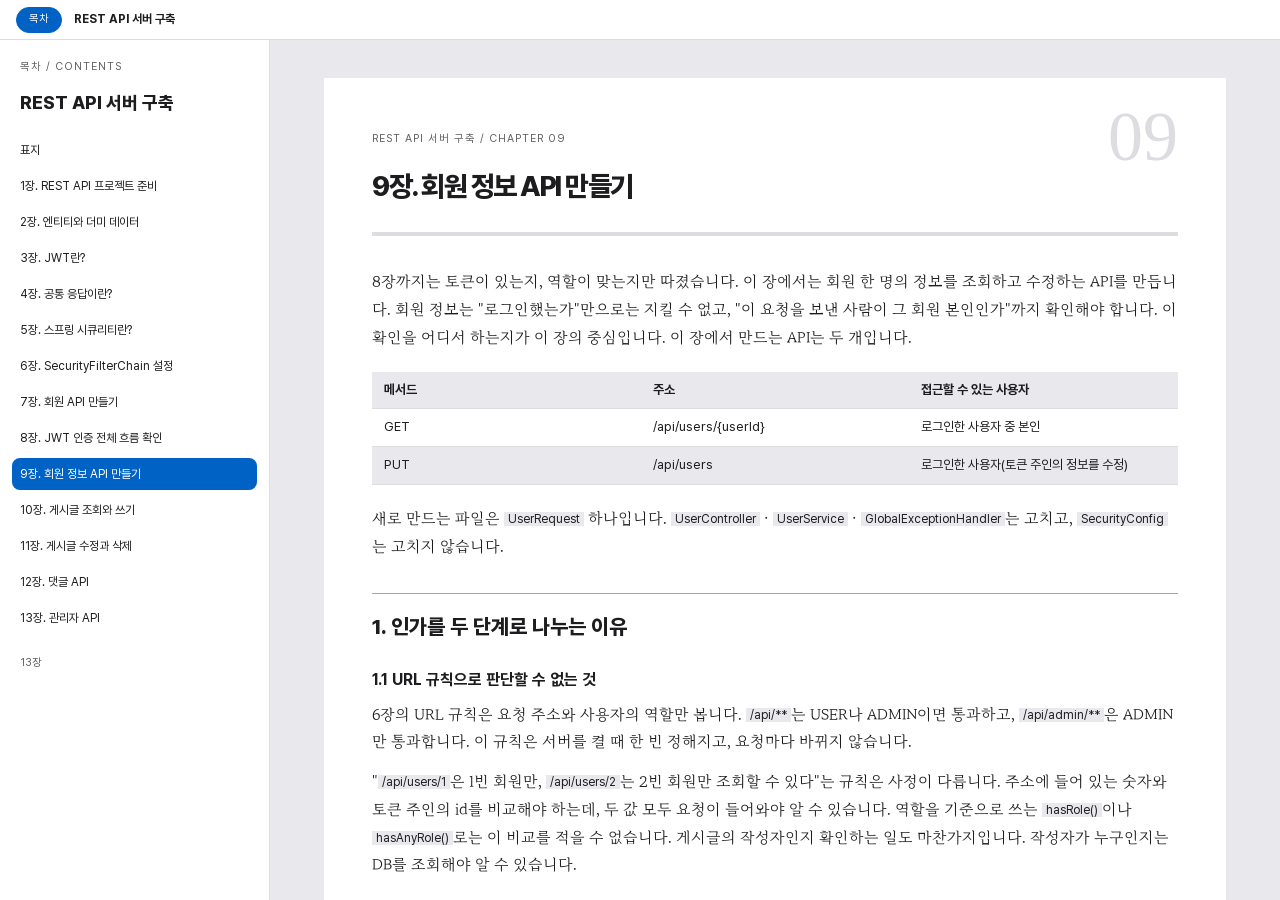
<file: chapters/09.html>
<!doctype html><html lang="ko"><head><meta charset="utf-8"><meta http-equiv="Content-Security-Policy" content="default-src 'none'; img-src 'self' data: blob:; font-src 'self'; style-src 'self' 'unsafe-inline'; script-src 'self' 'unsafe-inline'"><meta name="viewport" content="width=device-width,initial-scale=1"><title>REST API 서버 구축</title><link rel="stylesheet" href="../assets/book-a89ae88501600a40.css"></head><body><div class="reader" data-toc="open"><header class="book-bar"><button type="button" class="toc-toggle" aria-expanded="true" aria-controls="toc">목차</button><span class="book-bar__title">REST API 서버 구축</span></header><aside class="toc" id="toc"><p class="caption">목차 / CONTENTS</p><div class="toc-title">REST API 서버 구축</div><a href="../index.html" data-chapter="0" title="표지" aria-current="false">표지</a><a href="01.html" data-chapter="1" title="1장. REST API 프로젝트 준비" aria-current="false">1장. REST API 프로젝트 준비</a><a href="02.html" data-chapter="2" title="2장. 엔티티와 더미 데이터" aria-current="false">2장. 엔티티와 더미 데이터</a><a href="03.html" data-chapter="3" title="3장. JWT란?" aria-current="false">3장. JWT란?</a><a href="04.html" data-chapter="4" title="4장. 공통 응답이란?" aria-current="false">4장. 공통 응답이란?</a><a href="05.html" data-chapter="5" title="5장. 스프링 시큐리티란?" aria-current="false">5장. 스프링 시큐리티란?</a><a href="06.html" data-chapter="6" title="6장. SecurityFilterChain 설정" aria-current="false">6장. SecurityFilterChain 설정</a><a href="07.html" data-chapter="7" title="7장. 회원 API 만들기" aria-current="false">7장. 회원 API 만들기</a><a href="08.html" data-chapter="8" title="8장. JWT 인증 전체 흐름 확인" aria-current="false">8장. JWT 인증 전체 흐름 확인</a><a href="09.html" data-chapter="9" title="9장. 회원 정보 API 만들기" aria-current="true">9장. 회원 정보 API 만들기</a><a href="10.html" data-chapter="10" title="10장. 게시글 조회와 쓰기" aria-current="false">10장. 게시글 조회와 쓰기</a><a href="11.html" data-chapter="11" title="11장. 게시글 수정과 삭제" aria-current="false">11장. 게시글 수정과 삭제</a><a href="12.html" data-chapter="12" title="12장. 댓글 API" aria-current="false">12장. 댓글 API</a><a href="13.html" data-chapter="13" title="13장. 관리자 API" aria-current="false">13장. 관리자 API</a><footer>13장</footer></aside><main class="reading"><section class="chapter" id="chapter-9"><div class="eyebrow">REST API 서버 구축 / CHAPTER 09</div><span class="chapter-num" aria-hidden="true">09</span><h2>9장. 회원 정보 API 만들기</h2><p>8장까지는 토큰이 있는지, 역할이 맞는지만 따졌습니다. 이 장에서는 회원 한 명의 정보를 조회하고 수정하는 API를 만듭니다. 회원 정보는 &quot;로그인했는가&quot;만으로는 지킬 수 없고, &quot;이 요청을 보낸 사람이 그 회원 본인인가&quot;까지 확인해야 합니다. 이 확인을 어디서 하는지가 이 장의 중심입니다. 이 장에서 만드는 API는 두 개입니다.</p>
<table><thead><tr><th>메서드</th><th>주소</th><th>접근할 수 있는 사용자</th></tr></thead><tbody><tr><td>GET</td><td>/api/users/{userId}</td><td>로그인한 사용자 중 본인</td></tr><tr><td>PUT</td><td>/api/users</td><td>로그인한 사용자(토큰 주인의 정보를 수정)</td></tr></tbody></table>
<p>새로 만드는 파일은 <code>UserRequest</code> 하나입니다. <code>UserController</code> · <code>UserService</code> · <code>GlobalExceptionHandler</code>는 고치고, <code>SecurityConfig</code>는 고치지 않습니다.</p>
<h3>1. 인가를 두 단계로 나누는 이유</h3>
<h4>1.1 URL 규칙으로 판단할 수 없는 것</h4>
<p>6장의 URL 규칙은 요청 주소와 사용자의 역할만 봅니다. <code>/api/**</code>는 USER나 ADMIN이면 통과하고, <code>/api/admin/**</code>은 ADMIN만 통과합니다. 이 규칙은 서버를 켤 때 한 번 정해지고, 요청마다 바뀌지 않습니다.</p>
<p>&quot;<code>/api/users/1</code>은 1번 회원만, <code>/api/users/2</code>는 2번 회원만 조회할 수 있다&quot;는 규칙은 사정이 다릅니다. 주소에 들어 있는 숫자와 토큰 주인의 id를 비교해야 하는데, 두 값 모두 요청이 들어와야 알 수 있습니다. 역할을 기준으로 쓰는 <code>hasRole()</code>이나 <code>hasAnyRole()</code>로는 이 비교를 적을 수 없습니다. 게시글의 작성자인지 확인하는 일도 마찬가지입니다. 작성자가 누구인지는 DB를 조회해야 알 수 있습니다.</p>
<h4>1.2 1단계 URL 규칙과 2단계 서비스 코드</h4>
<p>그래서 인가를 두 번에 나누어 합니다. 역할처럼 미리 정할 수 있는 기준은 필터 단계의 URL 규칙이 검사합니다. 본인인지, 작성자인지처럼 요청 값을 비교해야 하는 기준은 서비스 메서드가 검사합니다.</p>
<table><thead><tr><th>단계</th><th>판단하는 곳</th><th>판단 기준</th><th>실패 응답</th><th>응답을 만드는 곳</th></tr></thead><tbody><tr><td>1단계</td><td>SecurityConfig의 URL 규칙(필터)</td><td>로그인했는가, 역할이 맞는가</td><td>401 또는 403</td><td>RespFilter</td></tr><tr><td>2단계</td><td>서비스 메서드</td><td>본인인가, 작성자인가</td><td>403</td><td>GlobalExceptionHandler</td></tr></tbody></table>
<figure class="book-figure" data-type="generated" id="figure-56ca92eeefb7"><div class="figure-scroll"><img src="../assets/img/ff33375edef2d433.png" alt="인가의 두 관문" data-raster="true"/></div><figcaption>인가의 두 관문</figcaption></figure>
<p>ssar(id 1)의 토큰으로 <code>GET /api/users/2</code>를 요청하면 그림 9-1의 두 관문을 다음처럼 지납니다.</p>
<table><thead><tr><th>관문</th><th>검사</th><th>결과</th></tr></thead><tbody><tr><td>1단계 URL 규칙</td><td><code>/api/**</code>는 USER 또는 ADMIN인가? ssar는 USER</td><td>통과</td></tr><tr><td>2단계 UserService</td><td>주소의 2와 토큰의 1이 같은가?</td><td>다름 → <code>ForbiddenException</code> → 403</td></tr></tbody></table>
<p>두 단계 모두 실패하면 상태 코드는 403이지만, 응답을 만드는 곳은 다릅니다. 1단계에서 막히면 요청이 컨트롤러에 닿지 못하므로 6장의 <code>accessDeniedHandler</code>가 <code>RespFilter</code>로 응답합니다. 2단계는 컨트롤러 안에서 던진 예외이므로 4장의 <code>GlobalExceptionHandler</code>가 받습니다. 두 곳의 메시지가 다르므로 응답만 보고도 어느 관문에서 막혔는지 알 수 있습니다.</p>
<h3>2. UserController 정리</h3>
<h4>2.1 @RequestMapping으로 공통 주소 묶기</h4>
<p>이 장부터 <code>UserController</code>의 주소는 모두 <code>/api/users</code>로 시작합니다. 메서드마다 같은 앞부분을 반복해 적지 않도록 클래스에 <code>@RequestMapping(&quot;/api/users&quot;)</code>를 붙입니다. 클래스에 붙인 주소는 메서드 주소 앞에 이어 붙습니다.</p>
<p><strong>기본 문법</strong></p>
<div class="code-wrap" data-kind="code" data-lang="java"><div class="code-label"><span class="code-label__name">Java</span><div class="code-tools"><span class="copy-result" aria-live="polite"></span><button type="button" class="small copy">복사</button></div></div><div class="code-body"><div class="code-ln" aria-hidden="true">1
2
3
4
5
6
7</div><pre><code class="language-java" data-code="@RequestMapping(&quot;공통주소&quot;)
@RestController
public class 컨트롤러이름 {

    @GetMapping(&quot;나머지주소&quot;)   // 실제 주소: 공통주소 + 나머지주소
    public ResponseEntity&lt;?&gt; 메서드이름() { ... }
}"><span class="token annotation punctuation">@RequestMapping</span><span class="token punctuation">(</span><span class="token string">"공통주소"</span><span class="token punctuation">)</span>
<span class="token annotation punctuation">@RestController</span>
<span class="token keyword">public</span> <span class="token keyword">class</span> 컨트롤러이름 <span class="token punctuation">{</span>

    <span class="token annotation punctuation">@GetMapping</span><span class="token punctuation">(</span><span class="token string">"나머지주소"</span><span class="token punctuation">)</span>   <span class="token comment">// 실제 주소: 공통주소 + 나머지주소</span>
    <span class="token keyword">public</span> <span class="token class-name">ResponseEntity</span><span class="token generics"><span class="token punctuation">&lt;</span><span class="token operator">?</span><span class="token punctuation">></span></span> 메서드이름<span class="token punctuation">(</span><span class="token punctuation">)</span> <span class="token punctuation">{</span> <span class="token punctuation">.</span><span class="token punctuation">.</span><span class="token punctuation">.</span> <span class="token punctuation">}</span>
<span class="token punctuation">}</span></code></pre></div></div>
<p>8장에 있던 <code>/api/admin/hello</code>는 이 컨트롤러에서 지웁니다. 관리자 API는 주소가 <code>/api/admin</code>으로 시작해서 <code>/api/users</code> 아래에 둘 수 없기 때문입니다. 이 주소는 13장에서 관리자 전용 컨트롤러로 옮깁니다.</p>
<p>예제 9-1에서는 컨트롤러를 정리하면서 회원 조회 API도 함께 추가합니다. 컨트롤러가 부르는 <code>회원조회</code> 메서드가 있어야 서버가 실행되므로 <code>UserService</code>도 같이 고칩니다. 본인 확인 코드는 3절에서 설명합니다.</p>
<p><strong>예제 9-1 — 공통 주소로 묶고 회원 조회 추가하기</strong></p>
<p><strong>이어서:</strong> 예제 8-1</p>
<p><strong>파일명:</strong> <code>src/main/java/com/newtenco/blog/user/UserController.java</code></p>
<div class="code-wrap" data-kind="code" data-lang="java"><div class="code-label"><span class="code-label__name">Java</span><div class="code-tools"><span class="copy-result" aria-live="polite"></span><button type="button" class="small copy">복사</button></div></div><div class="code-body"><div class="code-ln" aria-hidden="true">1
2
3
4
5
6
7
8
9
10
11
12
13
14
15
16
17
18
19
20
21
22
23
24
25
26
27
28</div><pre><code class="language-java" data-code="package com.newtenco.blog.user;

import com.newtenco.blog.core.util.Resp;
import lombok.RequiredArgsConstructor;
import org.springframework.http.ResponseEntity;
import org.springframework.security.core.annotation.AuthenticationPrincipal;
import org.springframework.web.bind.annotation.*;

@RequestMapping(&quot;/api/users&quot;)
@RequiredArgsConstructor
@RestController
public class UserController {

    private final UserService userService;

    // GET /api/users/me : 토큰의 주인 정보
    @GetMapping(&quot;/me&quot;)
    public ResponseEntity&lt;?&gt; me(@AuthenticationPrincipal User sessionUser) {
        return Resp.ok(userService.내정보(sessionUser.getId()));
    }

    // GET /api/users/1 : 본인만 조회 가능
    @GetMapping(&quot;/{userId}&quot;)
    public ResponseEntity&lt;?&gt; getUser(@AuthenticationPrincipal User sessionUser,
                                     @PathVariable(&quot;userId&quot;) Integer userId) {
        return Resp.ok(userService.회원조회(userId, sessionUser.getId()));
    }
}"><span class="token keyword">package</span> <span class="token namespace">com<span class="token punctuation">.</span>newtenco<span class="token punctuation">.</span>blog<span class="token punctuation">.</span>user</span><span class="token punctuation">;</span>

<span class="token keyword">import</span> <span class="token import"><span class="token namespace">com<span class="token punctuation">.</span>newtenco<span class="token punctuation">.</span>blog<span class="token punctuation">.</span>core<span class="token punctuation">.</span>util<span class="token punctuation">.</span></span><span class="token class-name">Resp</span></span><span class="token punctuation">;</span>
<span class="token keyword">import</span> <span class="token import"><span class="token namespace">lombok<span class="token punctuation">.</span></span><span class="token class-name">RequiredArgsConstructor</span></span><span class="token punctuation">;</span>
<span class="token keyword">import</span> <span class="token import"><span class="token namespace">org<span class="token punctuation">.</span>springframework<span class="token punctuation">.</span>http<span class="token punctuation">.</span></span><span class="token class-name">ResponseEntity</span></span><span class="token punctuation">;</span>
<span class="token keyword">import</span> <span class="token import"><span class="token namespace">org<span class="token punctuation">.</span>springframework<span class="token punctuation">.</span>security<span class="token punctuation">.</span>core<span class="token punctuation">.</span>annotation<span class="token punctuation">.</span></span><span class="token class-name">AuthenticationPrincipal</span></span><span class="token punctuation">;</span>
<span class="token keyword">import</span> <span class="token import"><span class="token namespace">org<span class="token punctuation">.</span>springframework<span class="token punctuation">.</span>web<span class="token punctuation">.</span>bind<span class="token punctuation">.</span>annotation<span class="token punctuation">.</span></span><span class="token operator">*</span></span><span class="token punctuation">;</span>

<span class="token annotation punctuation">@RequestMapping</span><span class="token punctuation">(</span><span class="token string">"/api/users"</span><span class="token punctuation">)</span>
<span class="token annotation punctuation">@RequiredArgsConstructor</span>
<span class="token annotation punctuation">@RestController</span>
<span class="token keyword">public</span> <span class="token keyword">class</span> <span class="token class-name">UserController</span> <span class="token punctuation">{</span>

    <span class="token keyword">private</span> <span class="token keyword">final</span> <span class="token class-name">UserService</span> userService<span class="token punctuation">;</span>

    <span class="token comment">// GET /api/users/me : 토큰의 주인 정보</span>
    <span class="token annotation punctuation">@GetMapping</span><span class="token punctuation">(</span><span class="token string">"/me"</span><span class="token punctuation">)</span>
    <span class="token keyword">public</span> <span class="token class-name">ResponseEntity</span><span class="token generics"><span class="token punctuation">&lt;</span><span class="token operator">?</span><span class="token punctuation">></span></span> <span class="token function">me</span><span class="token punctuation">(</span><span class="token annotation punctuation">@AuthenticationPrincipal</span> <span class="token class-name">User</span> sessionUser<span class="token punctuation">)</span> <span class="token punctuation">{</span>
        <span class="token keyword">return</span> <span class="token class-name">Resp</span><span class="token punctuation">.</span><span class="token function">ok</span><span class="token punctuation">(</span>userService<span class="token punctuation">.</span>내정보<span class="token punctuation">(</span>sessionUser<span class="token punctuation">.</span><span class="token function">getId</span><span class="token punctuation">(</span><span class="token punctuation">)</span><span class="token punctuation">)</span><span class="token punctuation">)</span><span class="token punctuation">;</span>
    <span class="token punctuation">}</span>

    <span class="token comment">// GET /api/users/1 : 본인만 조회 가능</span>
    <span class="token annotation punctuation">@GetMapping</span><span class="token punctuation">(</span><span class="token string">"/{userId}"</span><span class="token punctuation">)</span>
    <span class="token keyword">public</span> <span class="token class-name">ResponseEntity</span><span class="token generics"><span class="token punctuation">&lt;</span><span class="token operator">?</span><span class="token punctuation">></span></span> <span class="token function">getUser</span><span class="token punctuation">(</span><span class="token annotation punctuation">@AuthenticationPrincipal</span> <span class="token class-name">User</span> sessionUser<span class="token punctuation">,</span>
                                     <span class="token annotation punctuation">@PathVariable</span><span class="token punctuation">(</span><span class="token string">"userId"</span><span class="token punctuation">)</span> <span class="token class-name">Integer</span> userId<span class="token punctuation">)</span> <span class="token punctuation">{</span>
        <span class="token keyword">return</span> <span class="token class-name">Resp</span><span class="token punctuation">.</span><span class="token function">ok</span><span class="token punctuation">(</span>userService<span class="token punctuation">.</span>회원조회<span class="token punctuation">(</span>userId<span class="token punctuation">,</span> sessionUser<span class="token punctuation">.</span><span class="token function">getId</span><span class="token punctuation">(</span><span class="token punctuation">)</span><span class="token punctuation">)</span><span class="token punctuation">)</span><span class="token punctuation">;</span>
    <span class="token punctuation">}</span>
<span class="token punctuation">}</span></code></pre></div></div>
<p><strong>파일명:</strong> <code>src/main/java/com/newtenco/blog/user/UserService.java</code></p>
<div class="code-wrap" data-kind="code" data-lang="java"><div class="code-label"><span class="code-label__name">Java</span><div class="code-tools"><span class="copy-result" aria-live="polite"></span><button type="button" class="small copy">복사</button></div></div><div class="code-body"><div class="code-ln" aria-hidden="true">1
2
3
4
5
6
7
8
9
10
11
12
13
14
15
16
17
18
19
20
21
22
23
24
25
26
27
28
29
30
31
32
33
34
35
36
37
38
39
40
41
42
43
44
45
46
47
48
49
50
51
52
53
54
55
56
57
58
59
60
61
62
63
64</div><pre><code class="language-java" data-code="package com.newtenco.blog.user;

import com.newtenco.blog.auth.AuthRequest;
import com.newtenco.blog.auth.AuthResponse;
import com.newtenco.blog.core.handler.errors.BadRequestException;
import com.newtenco.blog.core.handler.errors.ForbiddenException;
import com.newtenco.blog.core.handler.errors.NotFoundException;
import com.newtenco.blog.core.handler.errors.UnauthorizedException;
import com.newtenco.blog.core.util.JwtUtil;
import lombok.RequiredArgsConstructor;
import org.springframework.security.crypto.password.PasswordEncoder;
import org.springframework.stereotype.Service;
import org.springframework.transaction.annotation.Transactional;

@Transactional(readOnly = true)
@RequiredArgsConstructor
@Service
public class UserService {

    private final UserRepository userRepository;
    private final PasswordEncoder passwordEncoder;

    @Transactional
    public AuthResponse.DTO 회원가입(AuthRequest.JoinDTO reqDTO) {
        if (userRepository.existsByUsername(reqDTO.username())) {
            throw new BadRequestException(&quot;이미 존재하는 유저네임입니다&quot;);
        }
        String encPassword = passwordEncoder.encode(reqDTO.password());
        User savedUser = userRepository.save(reqDTO.toEntity(encPassword));
        return new AuthResponse.DTO(savedUser);
    }

    public AuthResponse.TokenDTO 로그인(AuthRequest.LoginDTO reqDTO) {
        // 아이디가 틀렸는지 비밀번호가 틀렸는지 알려주지 않는다 (보안)
        User user = userRepository.findByUsername(reqDTO.username())
                .orElseThrow(() -&gt; new UnauthorizedException(&quot;유저네임 혹은 비밀번호가 일치하지 않습니다&quot;));

        if (!passwordEncoder.matches(reqDTO.password(), user.getPassword())) {
            throw new UnauthorizedException(&quot;유저네임 혹은 비밀번호가 일치하지 않습니다&quot;);
        }
        return new AuthResponse.TokenDTO(JwtUtil.create(user));
    }

    public AuthResponse.AvailableDTO 유저네임중복체크(String username) {
        boolean available = !userRepository.existsByUsername(username);
        return new AuthResponse.AvailableDTO(available);
    }

    public AuthResponse.DTO 내정보(Integer userId) {
        User user = userRepository.findById(userId)
                .orElseThrow(() -&gt; new NotFoundException(&quot;회원을 찾을 수 없습니다&quot;));
        return new AuthResponse.DTO(user);
    }

    // 주소의 userId 와 토큰의 id 가 같을 때만 조회할 수 있다
    public AuthResponse.DTO 회원조회(Integer userId, Integer sessionUserId) {
        if (!userId.equals(sessionUserId)) {
            throw new ForbiddenException(&quot;본인 정보만 조회할 수 있습니다&quot;);
        }
        User user = userRepository.findById(userId)
                .orElseThrow(() -&gt; new NotFoundException(&quot;회원을 찾을 수 없습니다&quot;));
        return new AuthResponse.DTO(user);
    }
}"><span class="token keyword">package</span> <span class="token namespace">com<span class="token punctuation">.</span>newtenco<span class="token punctuation">.</span>blog<span class="token punctuation">.</span>user</span><span class="token punctuation">;</span>

<span class="token keyword">import</span> <span class="token import"><span class="token namespace">com<span class="token punctuation">.</span>newtenco<span class="token punctuation">.</span>blog<span class="token punctuation">.</span>auth<span class="token punctuation">.</span></span><span class="token class-name">AuthRequest</span></span><span class="token punctuation">;</span>
<span class="token keyword">import</span> <span class="token import"><span class="token namespace">com<span class="token punctuation">.</span>newtenco<span class="token punctuation">.</span>blog<span class="token punctuation">.</span>auth<span class="token punctuation">.</span></span><span class="token class-name">AuthResponse</span></span><span class="token punctuation">;</span>
<span class="token keyword">import</span> <span class="token import"><span class="token namespace">com<span class="token punctuation">.</span>newtenco<span class="token punctuation">.</span>blog<span class="token punctuation">.</span>core<span class="token punctuation">.</span>handler<span class="token punctuation">.</span>errors<span class="token punctuation">.</span></span><span class="token class-name">BadRequestException</span></span><span class="token punctuation">;</span>
<span class="token keyword">import</span> <span class="token import"><span class="token namespace">com<span class="token punctuation">.</span>newtenco<span class="token punctuation">.</span>blog<span class="token punctuation">.</span>core<span class="token punctuation">.</span>handler<span class="token punctuation">.</span>errors<span class="token punctuation">.</span></span><span class="token class-name">ForbiddenException</span></span><span class="token punctuation">;</span>
<span class="token keyword">import</span> <span class="token import"><span class="token namespace">com<span class="token punctuation">.</span>newtenco<span class="token punctuation">.</span>blog<span class="token punctuation">.</span>core<span class="token punctuation">.</span>handler<span class="token punctuation">.</span>errors<span class="token punctuation">.</span></span><span class="token class-name">NotFoundException</span></span><span class="token punctuation">;</span>
<span class="token keyword">import</span> <span class="token import"><span class="token namespace">com<span class="token punctuation">.</span>newtenco<span class="token punctuation">.</span>blog<span class="token punctuation">.</span>core<span class="token punctuation">.</span>handler<span class="token punctuation">.</span>errors<span class="token punctuation">.</span></span><span class="token class-name">UnauthorizedException</span></span><span class="token punctuation">;</span>
<span class="token keyword">import</span> <span class="token import"><span class="token namespace">com<span class="token punctuation">.</span>newtenco<span class="token punctuation">.</span>blog<span class="token punctuation">.</span>core<span class="token punctuation">.</span>util<span class="token punctuation">.</span></span><span class="token class-name">JwtUtil</span></span><span class="token punctuation">;</span>
<span class="token keyword">import</span> <span class="token import"><span class="token namespace">lombok<span class="token punctuation">.</span></span><span class="token class-name">RequiredArgsConstructor</span></span><span class="token punctuation">;</span>
<span class="token keyword">import</span> <span class="token import"><span class="token namespace">org<span class="token punctuation">.</span>springframework<span class="token punctuation">.</span>security<span class="token punctuation">.</span>crypto<span class="token punctuation">.</span>password<span class="token punctuation">.</span></span><span class="token class-name">PasswordEncoder</span></span><span class="token punctuation">;</span>
<span class="token keyword">import</span> <span class="token import"><span class="token namespace">org<span class="token punctuation">.</span>springframework<span class="token punctuation">.</span>stereotype<span class="token punctuation">.</span></span><span class="token class-name">Service</span></span><span class="token punctuation">;</span>
<span class="token keyword">import</span> <span class="token import"><span class="token namespace">org<span class="token punctuation">.</span>springframework<span class="token punctuation">.</span>transaction<span class="token punctuation">.</span>annotation<span class="token punctuation">.</span></span><span class="token class-name">Transactional</span></span><span class="token punctuation">;</span>

<span class="token annotation punctuation">@Transactional</span><span class="token punctuation">(</span>readOnly <span class="token operator">=</span> <span class="token boolean">true</span><span class="token punctuation">)</span>
<span class="token annotation punctuation">@RequiredArgsConstructor</span>
<span class="token annotation punctuation">@Service</span>
<span class="token keyword">public</span> <span class="token keyword">class</span> <span class="token class-name">UserService</span> <span class="token punctuation">{</span>

    <span class="token keyword">private</span> <span class="token keyword">final</span> <span class="token class-name">UserRepository</span> userRepository<span class="token punctuation">;</span>
    <span class="token keyword">private</span> <span class="token keyword">final</span> <span class="token class-name">PasswordEncoder</span> passwordEncoder<span class="token punctuation">;</span>

    <span class="token annotation punctuation">@Transactional</span>
    <span class="token keyword">public</span> <span class="token class-name">AuthResponse</span><span class="token punctuation">.</span><span class="token constant">DTO</span> 회원가입<span class="token punctuation">(</span><span class="token class-name">AuthRequest<span class="token punctuation">.</span>JoinDTO</span> reqDTO<span class="token punctuation">)</span> <span class="token punctuation">{</span>
        <span class="token keyword">if</span> <span class="token punctuation">(</span>userRepository<span class="token punctuation">.</span><span class="token function">existsByUsername</span><span class="token punctuation">(</span>reqDTO<span class="token punctuation">.</span><span class="token function">username</span><span class="token punctuation">(</span><span class="token punctuation">)</span><span class="token punctuation">)</span><span class="token punctuation">)</span> <span class="token punctuation">{</span>
            <span class="token keyword">throw</span> <span class="token keyword">new</span> <span class="token class-name">BadRequestException</span><span class="token punctuation">(</span><span class="token string">"이미 존재하는 유저네임입니다"</span><span class="token punctuation">)</span><span class="token punctuation">;</span>
        <span class="token punctuation">}</span>
        <span class="token class-name">String</span> encPassword <span class="token operator">=</span> passwordEncoder<span class="token punctuation">.</span><span class="token function">encode</span><span class="token punctuation">(</span>reqDTO<span class="token punctuation">.</span><span class="token function">password</span><span class="token punctuation">(</span><span class="token punctuation">)</span><span class="token punctuation">)</span><span class="token punctuation">;</span>
        <span class="token class-name">User</span> savedUser <span class="token operator">=</span> userRepository<span class="token punctuation">.</span><span class="token function">save</span><span class="token punctuation">(</span>reqDTO<span class="token punctuation">.</span><span class="token function">toEntity</span><span class="token punctuation">(</span>encPassword<span class="token punctuation">)</span><span class="token punctuation">)</span><span class="token punctuation">;</span>
        <span class="token keyword">return</span> <span class="token keyword">new</span> <span class="token class-name">AuthResponse</span><span class="token punctuation">.</span><span class="token function">DTO</span><span class="token punctuation">(</span>savedUser<span class="token punctuation">)</span><span class="token punctuation">;</span>
    <span class="token punctuation">}</span>

    <span class="token keyword">public</span> <span class="token class-name">AuthResponse<span class="token punctuation">.</span>TokenDTO</span> 로그인<span class="token punctuation">(</span><span class="token class-name">AuthRequest<span class="token punctuation">.</span>LoginDTO</span> reqDTO<span class="token punctuation">)</span> <span class="token punctuation">{</span>
        <span class="token comment">// 아이디가 틀렸는지 비밀번호가 틀렸는지 알려주지 않는다 (보안)</span>
        <span class="token class-name">User</span> user <span class="token operator">=</span> userRepository<span class="token punctuation">.</span><span class="token function">findByUsername</span><span class="token punctuation">(</span>reqDTO<span class="token punctuation">.</span><span class="token function">username</span><span class="token punctuation">(</span><span class="token punctuation">)</span><span class="token punctuation">)</span>
                <span class="token punctuation">.</span><span class="token function">orElseThrow</span><span class="token punctuation">(</span><span class="token punctuation">(</span><span class="token punctuation">)</span> <span class="token operator">-></span> <span class="token keyword">new</span> <span class="token class-name">UnauthorizedException</span><span class="token punctuation">(</span><span class="token string">"유저네임 혹은 비밀번호가 일치하지 않습니다"</span><span class="token punctuation">)</span><span class="token punctuation">)</span><span class="token punctuation">;</span>

        <span class="token keyword">if</span> <span class="token punctuation">(</span><span class="token operator">!</span>passwordEncoder<span class="token punctuation">.</span><span class="token function">matches</span><span class="token punctuation">(</span>reqDTO<span class="token punctuation">.</span><span class="token function">password</span><span class="token punctuation">(</span><span class="token punctuation">)</span><span class="token punctuation">,</span> user<span class="token punctuation">.</span><span class="token function">getPassword</span><span class="token punctuation">(</span><span class="token punctuation">)</span><span class="token punctuation">)</span><span class="token punctuation">)</span> <span class="token punctuation">{</span>
            <span class="token keyword">throw</span> <span class="token keyword">new</span> <span class="token class-name">UnauthorizedException</span><span class="token punctuation">(</span><span class="token string">"유저네임 혹은 비밀번호가 일치하지 않습니다"</span><span class="token punctuation">)</span><span class="token punctuation">;</span>
        <span class="token punctuation">}</span>
        <span class="token keyword">return</span> <span class="token keyword">new</span> <span class="token class-name">AuthResponse<span class="token punctuation">.</span>TokenDTO</span><span class="token punctuation">(</span><span class="token class-name">JwtUtil</span><span class="token punctuation">.</span><span class="token function">create</span><span class="token punctuation">(</span>user<span class="token punctuation">)</span><span class="token punctuation">)</span><span class="token punctuation">;</span>
    <span class="token punctuation">}</span>

    <span class="token keyword">public</span> <span class="token class-name">AuthResponse<span class="token punctuation">.</span>AvailableDTO</span> 유저네임중복체크<span class="token punctuation">(</span><span class="token class-name">String</span> username<span class="token punctuation">)</span> <span class="token punctuation">{</span>
        <span class="token keyword">boolean</span> available <span class="token operator">=</span> <span class="token operator">!</span>userRepository<span class="token punctuation">.</span><span class="token function">existsByUsername</span><span class="token punctuation">(</span>username<span class="token punctuation">)</span><span class="token punctuation">;</span>
        <span class="token keyword">return</span> <span class="token keyword">new</span> <span class="token class-name">AuthResponse<span class="token punctuation">.</span>AvailableDTO</span><span class="token punctuation">(</span>available<span class="token punctuation">)</span><span class="token punctuation">;</span>
    <span class="token punctuation">}</span>

    <span class="token keyword">public</span> <span class="token class-name">AuthResponse</span><span class="token punctuation">.</span><span class="token constant">DTO</span> 내정보<span class="token punctuation">(</span><span class="token class-name">Integer</span> userId<span class="token punctuation">)</span> <span class="token punctuation">{</span>
        <span class="token class-name">User</span> user <span class="token operator">=</span> userRepository<span class="token punctuation">.</span><span class="token function">findById</span><span class="token punctuation">(</span>userId<span class="token punctuation">)</span>
                <span class="token punctuation">.</span><span class="token function">orElseThrow</span><span class="token punctuation">(</span><span class="token punctuation">(</span><span class="token punctuation">)</span> <span class="token operator">-></span> <span class="token keyword">new</span> <span class="token class-name">NotFoundException</span><span class="token punctuation">(</span><span class="token string">"회원을 찾을 수 없습니다"</span><span class="token punctuation">)</span><span class="token punctuation">)</span><span class="token punctuation">;</span>
        <span class="token keyword">return</span> <span class="token keyword">new</span> <span class="token class-name">AuthResponse</span><span class="token punctuation">.</span><span class="token function">DTO</span><span class="token punctuation">(</span>user<span class="token punctuation">)</span><span class="token punctuation">;</span>
    <span class="token punctuation">}</span>

    <span class="token comment">// 주소의 userId 와 토큰의 id 가 같을 때만 조회할 수 있다</span>
    <span class="token keyword">public</span> <span class="token class-name">AuthResponse</span><span class="token punctuation">.</span><span class="token constant">DTO</span> 회원조회<span class="token punctuation">(</span><span class="token class-name">Integer</span> userId<span class="token punctuation">,</span> <span class="token class-name">Integer</span> sessionUserId<span class="token punctuation">)</span> <span class="token punctuation">{</span>
        <span class="token keyword">if</span> <span class="token punctuation">(</span><span class="token operator">!</span>userId<span class="token punctuation">.</span><span class="token function">equals</span><span class="token punctuation">(</span>sessionUserId<span class="token punctuation">)</span><span class="token punctuation">)</span> <span class="token punctuation">{</span>
            <span class="token keyword">throw</span> <span class="token keyword">new</span> <span class="token class-name">ForbiddenException</span><span class="token punctuation">(</span><span class="token string">"본인 정보만 조회할 수 있습니다"</span><span class="token punctuation">)</span><span class="token punctuation">;</span>
        <span class="token punctuation">}</span>
        <span class="token class-name">User</span> user <span class="token operator">=</span> userRepository<span class="token punctuation">.</span><span class="token function">findById</span><span class="token punctuation">(</span>userId<span class="token punctuation">)</span>
                <span class="token punctuation">.</span><span class="token function">orElseThrow</span><span class="token punctuation">(</span><span class="token punctuation">(</span><span class="token punctuation">)</span> <span class="token operator">-></span> <span class="token keyword">new</span> <span class="token class-name">NotFoundException</span><span class="token punctuation">(</span><span class="token string">"회원을 찾을 수 없습니다"</span><span class="token punctuation">)</span><span class="token punctuation">)</span><span class="token punctuation">;</span>
        <span class="token keyword">return</span> <span class="token keyword">new</span> <span class="token class-name">AuthResponse</span><span class="token punctuation">.</span><span class="token function">DTO</span><span class="token punctuation">(</span>user<span class="token punctuation">)</span><span class="token punctuation">;</span>
    <span class="token punctuation">}</span>
<span class="token punctuation">}</span></code></pre></div></div>
<p><strong>실행 결과</strong></p>
<p>서버를 재시작하고 ssar / 1234로 로그인해 받은 토큰을 Authorization 헤더에 넣습니다. 그 상태로 <code>GET http://localhost:8080/api/users/me</code>를 요청하면 8장과 같은 응답이 옵니다.</p>
<div class="code-wrap" data-kind="code" data-lang="json"><div class="code-label"><span class="code-label__name">JSON</span><div class="code-tools"><span class="copy-result" aria-live="polite"></span><button type="button" class="small copy">복사</button></div></div><div class="code-body"><div class="code-ln" aria-hidden="true">1</div><pre><code class="language-json" data-code="{&quot;status&quot;:200,&quot;msg&quot;:&quot;성공&quot;,&quot;body&quot;:{&quot;id&quot;:1,&quot;username&quot;:&quot;ssar&quot;,&quot;email&quot;:&quot;ssar@metacoding.com&quot;,&quot;roles&quot;:[&quot;USER&quot;]}}"><span class="token punctuation">{</span><span class="token property">"status"</span><span class="token operator">:</span><span class="token number">200</span><span class="token punctuation">,</span><span class="token property">"msg"</span><span class="token operator">:</span><span class="token string">"성공"</span><span class="token punctuation">,</span><span class="token property">"body"</span><span class="token operator">:</span><span class="token punctuation">{</span><span class="token property">"id"</span><span class="token operator">:</span><span class="token number">1</span><span class="token punctuation">,</span><span class="token property">"username"</span><span class="token operator">:</span><span class="token string">"ssar"</span><span class="token punctuation">,</span><span class="token property">"email"</span><span class="token operator">:</span><span class="token string">"ssar@metacoding.com"</span><span class="token punctuation">,</span><span class="token property">"roles"</span><span class="token operator">:</span><span class="token punctuation">[</span><span class="token string">"USER"</span><span class="token punctuation">]</span><span class="token punctuation">}</span><span class="token punctuation">}</span></code></pre></div></div>
<p>메서드에는 <code>&quot;/me&quot;</code>만 적었지만 클래스의 <code>/api/users</code>와 합쳐져 주소가 그대로 유지되었습니다. URL 규칙도 고치지 않았습니다. <code>/api/users/me</code>와 <code>/api/users/1</code>은 모두 6장 규칙의 <code>/api/**</code>에 해당하므로, 1단계에서는 로그인만 하면 통과합니다.</p>
<h4>2.2 /me와 /{userId}가 충돌하지 않는 이유</h4>
<p><code>/api/users/me</code>라는 주소는 <code>/{userId}</code> 패턴에도 들어맞습니다. <code>{userId}</code>는 그 자리에 어떤 글자가 와도 받는 경로 변수이기 때문입니다. 그래도 <code>/me</code> 요청이 <code>getUser()</code>로 가는 일은 없습니다.</p>
<p>스프링 MVC는 요청 주소에 맞는 패턴이 여러 개면 더 구체적인 패턴을 고릅니다. <code>/api/users/me</code>처럼 글자가 모두 정해진 패턴이 <code>/api/users/{userId}</code>처럼 변수가 들어간 패턴보다 구체적입니다. 메서드를 적은 순서와는 관계없습니다.</p>
<table><thead><tr><th>요청 주소</th><th>맞는 패턴</th><th>실행되는 메서드</th></tr></thead><tbody><tr><td>/api/users/me</td><td><code>/me</code>, <code>/{userId}</code></td><td><code>me()</code> (고정 주소가 우선)</td></tr><tr><td>/api/users/1</td><td><code>/{userId}</code></td><td><code>getUser()</code></td></tr><tr><td>/api/users/abc</td><td><code>/{userId}</code></td><td><code>getUser()</code> (5.1에서 다룸)</td></tr></tbody></table>
<p>이 우선순위가 없었다면 <code>/me</code> 요청이 <code>getUser()</code>로 가서, &quot;me&quot;를 <code>Integer</code>로 바꾸다 실패했을 것입니다. 표 마지막 줄의 <code>/api/users/abc</code>가 실제로 그렇게 실패하는 경우입니다.</p>
<h3>3. 회원 조회와 본인 확인</h3>
<h4>3.1 검증된 값(토큰)과 검증되지 않은 값(주소)</h4>
<p>예제 9-1의 <code>회원조회</code> 메서드에서 본인 확인은 비교 한 줄로 끝납니다.</p>
<p><strong>코드 조각</strong></p>
<div class="code-wrap" data-kind="code" data-lang="java"><div class="code-label"><span class="code-label__name">Java</span><div class="code-tools"><span class="copy-result" aria-live="polite"></span><button type="button" class="small copy">복사</button></div></div><div class="code-body"><div class="code-ln" aria-hidden="true">1
2
3</div><pre><code class="language-java" data-code="if (!userId.equals(sessionUserId)) {
    throw new ForbiddenException(&quot;본인 정보만 조회할 수 있습니다&quot;);
}"><span class="token keyword">if</span> <span class="token punctuation">(</span><span class="token operator">!</span>userId<span class="token punctuation">.</span><span class="token function">equals</span><span class="token punctuation">(</span>sessionUserId<span class="token punctuation">)</span><span class="token punctuation">)</span> <span class="token punctuation">{</span>
    <span class="token keyword">throw</span> <span class="token keyword">new</span> <span class="token class-name">ForbiddenException</span><span class="token punctuation">(</span><span class="token string">"본인 정보만 조회할 수 있습니다"</span><span class="token punctuation">)</span><span class="token punctuation">;</span>
<span class="token punctuation">}</span></code></pre></div></div>
<p>비교하는 두 값은 출처가 다릅니다.</p>
<table><thead><tr><th>값</th><th>어디서 오는가</th><th>클라이언트가 바꿀 수 있는가</th></tr></thead><tbody><tr><td><code>userId</code></td><td>요청 주소 <code>/api/users/{userId}</code></td><td>누구나 원하는 숫자로 바꿔 보낼 수 있음</td></tr><tr><td><code>sessionUserId</code></td><td>토큰. <code>JwtAuthorizationFilter</code>가 서명을 검증한 뒤 꺼낸 값</td><td>비밀키 없이는 바꿀 수 없음</td></tr></tbody></table>
<p>주소에 적힌 숫자는 클라이언트가 보낸 그대로라서, 그 숫자만으로는 요청한 사람을 알 수 없습니다. 반면 토큰의 id는 서버가 서명으로 검증한 값입니다. 주소의 숫자가 토큰의 id와 같을 때만 허용해야 본인 확인이 됩니다.</p>
<p><code>sessionUserId</code>까지 주소나 요청 본문에서 받으면 안 됩니다. 그러면 두 값 모두 클라이언트가 정한 값이 되어 비교하는 의미가 없어집니다. 그래서 컨트롤러는 <code>@AuthenticationPrincipal</code>로 꺼낸 <code>sessionUser.getId()</code>를 서비스에 넘깁니다.</p>
<p>본인 확인은 DB 조회보다 앞에 있습니다. 본인이 아니면 DB까지 가지 않고 바로 403으로 끝납니다. 순서가 반대라면 다른 회원 번호로 요청했을 때 그 회원이 있으면 403, 없으면 404가 나옵니다. 그러면 상태 코드만 보고도 어떤 번호의 회원이 있는지 알아낼 수 있습니다. 7장 로그인에서 아이디 없음과 비밀번호 틀림을 같은 401로 응답한 것과 같은 이유입니다.</p>
<h3>4. 회원 수정</h3>
<h4>4.1 수정 요청 DTO</h4>
<p>회원 수정 API는 이메일과 비밀번호를 바꿉니다. 주소는 <code>PUT /api/users</code>이고 회원 번호가 들어가지 않습니다. 수정할 대상을 토큰 주인으로 정해 두었으므로, 다른 회원을 가리킬 방법이 처음부터 없습니다. 주소로 대상을 받지 않으니 3절 같은 본인 확인 코드도 필요 없습니다.</p>
<p>요청 본문은 <code>UserRequest</code> 안에 record로 만듭니다.</p>
<p><strong>예제 9-2 — 수정 요청 DTO 만들기</strong></p>
<p><strong>이어서:</strong> 예제 9-1</p>
<p><strong>파일명:</strong> <code>src/main/java/com/newtenco/blog/user/UserRequest.java</code></p>
<div class="code-wrap" data-kind="code" data-lang="java"><div class="code-label"><span class="code-label__name">Java</span><div class="code-tools"><span class="copy-result" aria-live="polite"></span><button type="button" class="small copy">복사</button></div></div><div class="code-body"><div class="code-ln" aria-hidden="true">1
2
3
4
5
6
7
8
9
10
11
12
13
14
15
16
17
18
19</div><pre><code class="language-java" data-code="package com.newtenco.blog.user;

import jakarta.validation.constraints.Email;
import jakarta.validation.constraints.NotBlank;
import jakarta.validation.constraints.Size;

public class UserRequest {

    // 회원정보 수정: {&quot;email&quot;:&quot;ssar@nate.com&quot;,&quot;password&quot;:&quot;5678&quot;}
    public record UpdateDTO(
            @NotBlank(message = &quot;이메일을 입력해주세요&quot;)
            @Email(message = &quot;이메일 형식이 올바르지 않습니다&quot;)
            String email,

            @NotBlank(message = &quot;비밀번호를 입력해주세요&quot;)
            @Size(min = 4, max = 20, message = &quot;비밀번호는 4~20자여야 합니다&quot;)
            String password) {
    }
}"><span class="token keyword">package</span> <span class="token namespace">com<span class="token punctuation">.</span>newtenco<span class="token punctuation">.</span>blog<span class="token punctuation">.</span>user</span><span class="token punctuation">;</span>

<span class="token keyword">import</span> <span class="token import"><span class="token namespace">jakarta<span class="token punctuation">.</span>validation<span class="token punctuation">.</span>constraints<span class="token punctuation">.</span></span><span class="token class-name">Email</span></span><span class="token punctuation">;</span>
<span class="token keyword">import</span> <span class="token import"><span class="token namespace">jakarta<span class="token punctuation">.</span>validation<span class="token punctuation">.</span>constraints<span class="token punctuation">.</span></span><span class="token class-name">NotBlank</span></span><span class="token punctuation">;</span>
<span class="token keyword">import</span> <span class="token import"><span class="token namespace">jakarta<span class="token punctuation">.</span>validation<span class="token punctuation">.</span>constraints<span class="token punctuation">.</span></span><span class="token class-name">Size</span></span><span class="token punctuation">;</span>

<span class="token keyword">public</span> <span class="token keyword">class</span> <span class="token class-name">UserRequest</span> <span class="token punctuation">{</span>

    <span class="token comment">// 회원정보 수정: {"email":"ssar@nate.com","password":"5678"}</span>
    <span class="token keyword">public</span> <span class="token keyword">record</span> <span class="token class-name">UpdateDTO</span><span class="token punctuation">(</span>
            <span class="token annotation punctuation">@NotBlank</span><span class="token punctuation">(</span>message <span class="token operator">=</span> <span class="token string">"이메일을 입력해주세요"</span><span class="token punctuation">)</span>
            <span class="token annotation punctuation">@Email</span><span class="token punctuation">(</span>message <span class="token operator">=</span> <span class="token string">"이메일 형식이 올바르지 않습니다"</span><span class="token punctuation">)</span>
            <span class="token class-name">String</span> email<span class="token punctuation">,</span>

            <span class="token annotation punctuation">@NotBlank</span><span class="token punctuation">(</span>message <span class="token operator">=</span> <span class="token string">"비밀번호를 입력해주세요"</span><span class="token punctuation">)</span>
            <span class="token annotation punctuation">@Size</span><span class="token punctuation">(</span>min <span class="token operator">=</span> <span class="token number">4</span><span class="token punctuation">,</span> max <span class="token operator">=</span> <span class="token number">20</span><span class="token punctuation">,</span> message <span class="token operator">=</span> <span class="token string">"비밀번호는 4~20자여야 합니다"</span><span class="token punctuation">)</span>
            <span class="token class-name">String</span> password<span class="token punctuation">)</span> <span class="token punctuation">{</span>
    <span class="token punctuation">}</span>
<span class="token punctuation">}</span></code></pre></div></div>
<p>검증 규칙은 7장 회원가입의 <code>AuthRequest.JoinDTO</code>와 같습니다. 규칙이 다르면 가입할 때 막힌 값이 수정 API로 들어올 수 있습니다. 세 글자 비밀번호가 그런 예입니다. 같은 필드에 같은 규칙을 걸어야 데이터가 한 기준을 지킵니다.</p>
<h4>4.2 더티 체킹으로 수정하기</h4>
<p>컨트롤러에 <code>update()</code>를 추가하고 서비스에 <code>회원수정</code> 메서드를 만듭니다. 여기서 쓰는 <code>User</code>의 <code>update()</code> 메서드는 2장에서 엔티티를 만들 때 이미 넣어 두었습니다.</p>
<p><strong>예제 9-3 — 회원 수정 API 만들기</strong></p>
<p><strong>이어서:</strong> 예제 9-2</p>
<p><strong>파일명:</strong> <code>src/main/java/com/newtenco/blog/user/UserController.java</code></p>
<div class="code-wrap" data-kind="code" data-lang="java"><div class="code-label"><span class="code-label__name">Java</span><div class="code-tools"><span class="copy-result" aria-live="polite"></span><button type="button" class="small copy">복사</button></div></div><div class="code-body"><div class="code-ln" aria-hidden="true">1
2
3
4
5
6
7
8
9
10
11
12
13
14
15
16
17
18
19
20
21
22
23
24
25
26
27
28
29
30
31
32
33
34
35
36</div><pre><code class="language-java" data-code="package com.newtenco.blog.user;

import com.newtenco.blog.core.util.Resp;
import jakarta.validation.Valid;
import lombok.RequiredArgsConstructor;
import org.springframework.http.ResponseEntity;
import org.springframework.security.core.annotation.AuthenticationPrincipal;
import org.springframework.web.bind.annotation.*;

@RequestMapping(&quot;/api/users&quot;)
@RequiredArgsConstructor
@RestController
public class UserController {

    private final UserService userService;

    // GET /api/users/me : 토큰의 주인 정보
    @GetMapping(&quot;/me&quot;)
    public ResponseEntity&lt;?&gt; me(@AuthenticationPrincipal User sessionUser) {
        return Resp.ok(userService.내정보(sessionUser.getId()));
    }

    // GET /api/users/1 : 본인만 조회 가능
    @GetMapping(&quot;/{userId}&quot;)
    public ResponseEntity&lt;?&gt; getUser(@AuthenticationPrincipal User sessionUser,
                                     @PathVariable(&quot;userId&quot;) Integer userId) {
        return Resp.ok(userService.회원조회(userId, sessionUser.getId()));
    }

    // PUT /api/users : 토큰의 주인 정보를 수정
    @PutMapping
    public ResponseEntity&lt;?&gt; update(@AuthenticationPrincipal User sessionUser,
                                    @Valid @RequestBody UserRequest.UpdateDTO reqDTO) {
        return Resp.ok(userService.회원수정(reqDTO, sessionUser.getId()));
    }
}"><span class="token keyword">package</span> <span class="token namespace">com<span class="token punctuation">.</span>newtenco<span class="token punctuation">.</span>blog<span class="token punctuation">.</span>user</span><span class="token punctuation">;</span>

<span class="token keyword">import</span> <span class="token import"><span class="token namespace">com<span class="token punctuation">.</span>newtenco<span class="token punctuation">.</span>blog<span class="token punctuation">.</span>core<span class="token punctuation">.</span>util<span class="token punctuation">.</span></span><span class="token class-name">Resp</span></span><span class="token punctuation">;</span>
<span class="token keyword">import</span> <span class="token import"><span class="token namespace">jakarta<span class="token punctuation">.</span>validation<span class="token punctuation">.</span></span><span class="token class-name">Valid</span></span><span class="token punctuation">;</span>
<span class="token keyword">import</span> <span class="token import"><span class="token namespace">lombok<span class="token punctuation">.</span></span><span class="token class-name">RequiredArgsConstructor</span></span><span class="token punctuation">;</span>
<span class="token keyword">import</span> <span class="token import"><span class="token namespace">org<span class="token punctuation">.</span>springframework<span class="token punctuation">.</span>http<span class="token punctuation">.</span></span><span class="token class-name">ResponseEntity</span></span><span class="token punctuation">;</span>
<span class="token keyword">import</span> <span class="token import"><span class="token namespace">org<span class="token punctuation">.</span>springframework<span class="token punctuation">.</span>security<span class="token punctuation">.</span>core<span class="token punctuation">.</span>annotation<span class="token punctuation">.</span></span><span class="token class-name">AuthenticationPrincipal</span></span><span class="token punctuation">;</span>
<span class="token keyword">import</span> <span class="token import"><span class="token namespace">org<span class="token punctuation">.</span>springframework<span class="token punctuation">.</span>web<span class="token punctuation">.</span>bind<span class="token punctuation">.</span>annotation<span class="token punctuation">.</span></span><span class="token operator">*</span></span><span class="token punctuation">;</span>

<span class="token annotation punctuation">@RequestMapping</span><span class="token punctuation">(</span><span class="token string">"/api/users"</span><span class="token punctuation">)</span>
<span class="token annotation punctuation">@RequiredArgsConstructor</span>
<span class="token annotation punctuation">@RestController</span>
<span class="token keyword">public</span> <span class="token keyword">class</span> <span class="token class-name">UserController</span> <span class="token punctuation">{</span>

    <span class="token keyword">private</span> <span class="token keyword">final</span> <span class="token class-name">UserService</span> userService<span class="token punctuation">;</span>

    <span class="token comment">// GET /api/users/me : 토큰의 주인 정보</span>
    <span class="token annotation punctuation">@GetMapping</span><span class="token punctuation">(</span><span class="token string">"/me"</span><span class="token punctuation">)</span>
    <span class="token keyword">public</span> <span class="token class-name">ResponseEntity</span><span class="token generics"><span class="token punctuation">&lt;</span><span class="token operator">?</span><span class="token punctuation">></span></span> <span class="token function">me</span><span class="token punctuation">(</span><span class="token annotation punctuation">@AuthenticationPrincipal</span> <span class="token class-name">User</span> sessionUser<span class="token punctuation">)</span> <span class="token punctuation">{</span>
        <span class="token keyword">return</span> <span class="token class-name">Resp</span><span class="token punctuation">.</span><span class="token function">ok</span><span class="token punctuation">(</span>userService<span class="token punctuation">.</span>내정보<span class="token punctuation">(</span>sessionUser<span class="token punctuation">.</span><span class="token function">getId</span><span class="token punctuation">(</span><span class="token punctuation">)</span><span class="token punctuation">)</span><span class="token punctuation">)</span><span class="token punctuation">;</span>
    <span class="token punctuation">}</span>

    <span class="token comment">// GET /api/users/1 : 본인만 조회 가능</span>
    <span class="token annotation punctuation">@GetMapping</span><span class="token punctuation">(</span><span class="token string">"/{userId}"</span><span class="token punctuation">)</span>
    <span class="token keyword">public</span> <span class="token class-name">ResponseEntity</span><span class="token generics"><span class="token punctuation">&lt;</span><span class="token operator">?</span><span class="token punctuation">></span></span> <span class="token function">getUser</span><span class="token punctuation">(</span><span class="token annotation punctuation">@AuthenticationPrincipal</span> <span class="token class-name">User</span> sessionUser<span class="token punctuation">,</span>
                                     <span class="token annotation punctuation">@PathVariable</span><span class="token punctuation">(</span><span class="token string">"userId"</span><span class="token punctuation">)</span> <span class="token class-name">Integer</span> userId<span class="token punctuation">)</span> <span class="token punctuation">{</span>
        <span class="token keyword">return</span> <span class="token class-name">Resp</span><span class="token punctuation">.</span><span class="token function">ok</span><span class="token punctuation">(</span>userService<span class="token punctuation">.</span>회원조회<span class="token punctuation">(</span>userId<span class="token punctuation">,</span> sessionUser<span class="token punctuation">.</span><span class="token function">getId</span><span class="token punctuation">(</span><span class="token punctuation">)</span><span class="token punctuation">)</span><span class="token punctuation">)</span><span class="token punctuation">;</span>
    <span class="token punctuation">}</span>

    <span class="token comment">// PUT /api/users : 토큰의 주인 정보를 수정</span>
    <span class="token annotation punctuation">@PutMapping</span>
    <span class="token keyword">public</span> <span class="token class-name">ResponseEntity</span><span class="token generics"><span class="token punctuation">&lt;</span><span class="token operator">?</span><span class="token punctuation">></span></span> <span class="token function">update</span><span class="token punctuation">(</span><span class="token annotation punctuation">@AuthenticationPrincipal</span> <span class="token class-name">User</span> sessionUser<span class="token punctuation">,</span>
                                    <span class="token annotation punctuation">@Valid</span> <span class="token annotation punctuation">@RequestBody</span> <span class="token class-name">UserRequest<span class="token punctuation">.</span>UpdateDTO</span> reqDTO<span class="token punctuation">)</span> <span class="token punctuation">{</span>
        <span class="token keyword">return</span> <span class="token class-name">Resp</span><span class="token punctuation">.</span><span class="token function">ok</span><span class="token punctuation">(</span>userService<span class="token punctuation">.</span>회원수정<span class="token punctuation">(</span>reqDTO<span class="token punctuation">,</span> sessionUser<span class="token punctuation">.</span><span class="token function">getId</span><span class="token punctuation">(</span><span class="token punctuation">)</span><span class="token punctuation">)</span><span class="token punctuation">)</span><span class="token punctuation">;</span>
    <span class="token punctuation">}</span>
<span class="token punctuation">}</span></code></pre></div></div>
<p><strong>파일명:</strong> <code>src/main/java/com/newtenco/blog/user/UserService.java</code></p>
<div class="code-wrap" data-kind="code" data-lang="java"><div class="code-label"><span class="code-label__name">Java</span><div class="code-tools"><span class="copy-result" aria-live="polite"></span><button type="button" class="small copy">복사</button></div></div><div class="code-body"><div class="code-ln" aria-hidden="true">1
2
3
4
5
6
7
8
9
10
11
12
13
14
15
16
17
18
19
20
21
22
23
24
25
26
27
28
29
30
31
32
33
34
35
36
37
38
39
40
41
42
43
44
45
46
47
48
49
50
51
52
53
54
55
56
57
58
59
60
61
62
63
64
65
66
67
68
69
70
71
72
73
74</div><pre><code class="language-java" data-code="package com.newtenco.blog.user;

import com.newtenco.blog.auth.AuthRequest;
import com.newtenco.blog.auth.AuthResponse;
import com.newtenco.blog.core.handler.errors.BadRequestException;
import com.newtenco.blog.core.handler.errors.ForbiddenException;
import com.newtenco.blog.core.handler.errors.NotFoundException;
import com.newtenco.blog.core.handler.errors.UnauthorizedException;
import com.newtenco.blog.core.util.JwtUtil;
import lombok.RequiredArgsConstructor;
import org.springframework.security.crypto.password.PasswordEncoder;
import org.springframework.stereotype.Service;
import org.springframework.transaction.annotation.Transactional;

@Transactional(readOnly = true)
@RequiredArgsConstructor
@Service
public class UserService {

    private final UserRepository userRepository;
    private final PasswordEncoder passwordEncoder;

    @Transactional
    public AuthResponse.DTO 회원가입(AuthRequest.JoinDTO reqDTO) {
        if (userRepository.existsByUsername(reqDTO.username())) {
            throw new BadRequestException(&quot;이미 존재하는 유저네임입니다&quot;);
        }
        String encPassword = passwordEncoder.encode(reqDTO.password());
        User savedUser = userRepository.save(reqDTO.toEntity(encPassword));
        return new AuthResponse.DTO(savedUser);
    }

    public AuthResponse.TokenDTO 로그인(AuthRequest.LoginDTO reqDTO) {
        // 아이디가 틀렸는지 비밀번호가 틀렸는지 알려주지 않는다 (보안)
        User user = userRepository.findByUsername(reqDTO.username())
                .orElseThrow(() -&gt; new UnauthorizedException(&quot;유저네임 혹은 비밀번호가 일치하지 않습니다&quot;));

        if (!passwordEncoder.matches(reqDTO.password(), user.getPassword())) {
            throw new UnauthorizedException(&quot;유저네임 혹은 비밀번호가 일치하지 않습니다&quot;);
        }
        return new AuthResponse.TokenDTO(JwtUtil.create(user));
    }

    public AuthResponse.AvailableDTO 유저네임중복체크(String username) {
        boolean available = !userRepository.existsByUsername(username);
        return new AuthResponse.AvailableDTO(available);
    }

    public AuthResponse.DTO 내정보(Integer userId) {
        User user = userRepository.findById(userId)
                .orElseThrow(() -&gt; new NotFoundException(&quot;회원을 찾을 수 없습니다&quot;));
        return new AuthResponse.DTO(user);
    }

    // 주소의 userId 와 토큰의 id 가 같을 때만 조회할 수 있다
    public AuthResponse.DTO 회원조회(Integer userId, Integer sessionUserId) {
        if (!userId.equals(sessionUserId)) {
            throw new ForbiddenException(&quot;본인 정보만 조회할 수 있습니다&quot;);
        }
        User user = userRepository.findById(userId)
                .orElseThrow(() -&gt; new NotFoundException(&quot;회원을 찾을 수 없습니다&quot;));
        return new AuthResponse.DTO(user);
    }

    // 더티 체킹: 트랜잭션 안에서 엔티티 값을 바꾸면 끝날 때 update 쿼리가 자동으로 실행된다
    @Transactional
    public AuthResponse.DTO 회원수정(UserRequest.UpdateDTO reqDTO, Integer sessionUserId) {
        User user = userRepository.findById(sessionUserId)
                .orElseThrow(() -&gt; new NotFoundException(&quot;회원을 찾을 수 없습니다&quot;));
        String encPassword = passwordEncoder.encode(reqDTO.password());
        user.update(reqDTO.email(), encPassword);
        return new AuthResponse.DTO(user);
    }
}"><span class="token keyword">package</span> <span class="token namespace">com<span class="token punctuation">.</span>newtenco<span class="token punctuation">.</span>blog<span class="token punctuation">.</span>user</span><span class="token punctuation">;</span>

<span class="token keyword">import</span> <span class="token import"><span class="token namespace">com<span class="token punctuation">.</span>newtenco<span class="token punctuation">.</span>blog<span class="token punctuation">.</span>auth<span class="token punctuation">.</span></span><span class="token class-name">AuthRequest</span></span><span class="token punctuation">;</span>
<span class="token keyword">import</span> <span class="token import"><span class="token namespace">com<span class="token punctuation">.</span>newtenco<span class="token punctuation">.</span>blog<span class="token punctuation">.</span>auth<span class="token punctuation">.</span></span><span class="token class-name">AuthResponse</span></span><span class="token punctuation">;</span>
<span class="token keyword">import</span> <span class="token import"><span class="token namespace">com<span class="token punctuation">.</span>newtenco<span class="token punctuation">.</span>blog<span class="token punctuation">.</span>core<span class="token punctuation">.</span>handler<span class="token punctuation">.</span>errors<span class="token punctuation">.</span></span><span class="token class-name">BadRequestException</span></span><span class="token punctuation">;</span>
<span class="token keyword">import</span> <span class="token import"><span class="token namespace">com<span class="token punctuation">.</span>newtenco<span class="token punctuation">.</span>blog<span class="token punctuation">.</span>core<span class="token punctuation">.</span>handler<span class="token punctuation">.</span>errors<span class="token punctuation">.</span></span><span class="token class-name">ForbiddenException</span></span><span class="token punctuation">;</span>
<span class="token keyword">import</span> <span class="token import"><span class="token namespace">com<span class="token punctuation">.</span>newtenco<span class="token punctuation">.</span>blog<span class="token punctuation">.</span>core<span class="token punctuation">.</span>handler<span class="token punctuation">.</span>errors<span class="token punctuation">.</span></span><span class="token class-name">NotFoundException</span></span><span class="token punctuation">;</span>
<span class="token keyword">import</span> <span class="token import"><span class="token namespace">com<span class="token punctuation">.</span>newtenco<span class="token punctuation">.</span>blog<span class="token punctuation">.</span>core<span class="token punctuation">.</span>handler<span class="token punctuation">.</span>errors<span class="token punctuation">.</span></span><span class="token class-name">UnauthorizedException</span></span><span class="token punctuation">;</span>
<span class="token keyword">import</span> <span class="token import"><span class="token namespace">com<span class="token punctuation">.</span>newtenco<span class="token punctuation">.</span>blog<span class="token punctuation">.</span>core<span class="token punctuation">.</span>util<span class="token punctuation">.</span></span><span class="token class-name">JwtUtil</span></span><span class="token punctuation">;</span>
<span class="token keyword">import</span> <span class="token import"><span class="token namespace">lombok<span class="token punctuation">.</span></span><span class="token class-name">RequiredArgsConstructor</span></span><span class="token punctuation">;</span>
<span class="token keyword">import</span> <span class="token import"><span class="token namespace">org<span class="token punctuation">.</span>springframework<span class="token punctuation">.</span>security<span class="token punctuation">.</span>crypto<span class="token punctuation">.</span>password<span class="token punctuation">.</span></span><span class="token class-name">PasswordEncoder</span></span><span class="token punctuation">;</span>
<span class="token keyword">import</span> <span class="token import"><span class="token namespace">org<span class="token punctuation">.</span>springframework<span class="token punctuation">.</span>stereotype<span class="token punctuation">.</span></span><span class="token class-name">Service</span></span><span class="token punctuation">;</span>
<span class="token keyword">import</span> <span class="token import"><span class="token namespace">org<span class="token punctuation">.</span>springframework<span class="token punctuation">.</span>transaction<span class="token punctuation">.</span>annotation<span class="token punctuation">.</span></span><span class="token class-name">Transactional</span></span><span class="token punctuation">;</span>

<span class="token annotation punctuation">@Transactional</span><span class="token punctuation">(</span>readOnly <span class="token operator">=</span> <span class="token boolean">true</span><span class="token punctuation">)</span>
<span class="token annotation punctuation">@RequiredArgsConstructor</span>
<span class="token annotation punctuation">@Service</span>
<span class="token keyword">public</span> <span class="token keyword">class</span> <span class="token class-name">UserService</span> <span class="token punctuation">{</span>

    <span class="token keyword">private</span> <span class="token keyword">final</span> <span class="token class-name">UserRepository</span> userRepository<span class="token punctuation">;</span>
    <span class="token keyword">private</span> <span class="token keyword">final</span> <span class="token class-name">PasswordEncoder</span> passwordEncoder<span class="token punctuation">;</span>

    <span class="token annotation punctuation">@Transactional</span>
    <span class="token keyword">public</span> <span class="token class-name">AuthResponse</span><span class="token punctuation">.</span><span class="token constant">DTO</span> 회원가입<span class="token punctuation">(</span><span class="token class-name">AuthRequest<span class="token punctuation">.</span>JoinDTO</span> reqDTO<span class="token punctuation">)</span> <span class="token punctuation">{</span>
        <span class="token keyword">if</span> <span class="token punctuation">(</span>userRepository<span class="token punctuation">.</span><span class="token function">existsByUsername</span><span class="token punctuation">(</span>reqDTO<span class="token punctuation">.</span><span class="token function">username</span><span class="token punctuation">(</span><span class="token punctuation">)</span><span class="token punctuation">)</span><span class="token punctuation">)</span> <span class="token punctuation">{</span>
            <span class="token keyword">throw</span> <span class="token keyword">new</span> <span class="token class-name">BadRequestException</span><span class="token punctuation">(</span><span class="token string">"이미 존재하는 유저네임입니다"</span><span class="token punctuation">)</span><span class="token punctuation">;</span>
        <span class="token punctuation">}</span>
        <span class="token class-name">String</span> encPassword <span class="token operator">=</span> passwordEncoder<span class="token punctuation">.</span><span class="token function">encode</span><span class="token punctuation">(</span>reqDTO<span class="token punctuation">.</span><span class="token function">password</span><span class="token punctuation">(</span><span class="token punctuation">)</span><span class="token punctuation">)</span><span class="token punctuation">;</span>
        <span class="token class-name">User</span> savedUser <span class="token operator">=</span> userRepository<span class="token punctuation">.</span><span class="token function">save</span><span class="token punctuation">(</span>reqDTO<span class="token punctuation">.</span><span class="token function">toEntity</span><span class="token punctuation">(</span>encPassword<span class="token punctuation">)</span><span class="token punctuation">)</span><span class="token punctuation">;</span>
        <span class="token keyword">return</span> <span class="token keyword">new</span> <span class="token class-name">AuthResponse</span><span class="token punctuation">.</span><span class="token function">DTO</span><span class="token punctuation">(</span>savedUser<span class="token punctuation">)</span><span class="token punctuation">;</span>
    <span class="token punctuation">}</span>

    <span class="token keyword">public</span> <span class="token class-name">AuthResponse<span class="token punctuation">.</span>TokenDTO</span> 로그인<span class="token punctuation">(</span><span class="token class-name">AuthRequest<span class="token punctuation">.</span>LoginDTO</span> reqDTO<span class="token punctuation">)</span> <span class="token punctuation">{</span>
        <span class="token comment">// 아이디가 틀렸는지 비밀번호가 틀렸는지 알려주지 않는다 (보안)</span>
        <span class="token class-name">User</span> user <span class="token operator">=</span> userRepository<span class="token punctuation">.</span><span class="token function">findByUsername</span><span class="token punctuation">(</span>reqDTO<span class="token punctuation">.</span><span class="token function">username</span><span class="token punctuation">(</span><span class="token punctuation">)</span><span class="token punctuation">)</span>
                <span class="token punctuation">.</span><span class="token function">orElseThrow</span><span class="token punctuation">(</span><span class="token punctuation">(</span><span class="token punctuation">)</span> <span class="token operator">-></span> <span class="token keyword">new</span> <span class="token class-name">UnauthorizedException</span><span class="token punctuation">(</span><span class="token string">"유저네임 혹은 비밀번호가 일치하지 않습니다"</span><span class="token punctuation">)</span><span class="token punctuation">)</span><span class="token punctuation">;</span>

        <span class="token keyword">if</span> <span class="token punctuation">(</span><span class="token operator">!</span>passwordEncoder<span class="token punctuation">.</span><span class="token function">matches</span><span class="token punctuation">(</span>reqDTO<span class="token punctuation">.</span><span class="token function">password</span><span class="token punctuation">(</span><span class="token punctuation">)</span><span class="token punctuation">,</span> user<span class="token punctuation">.</span><span class="token function">getPassword</span><span class="token punctuation">(</span><span class="token punctuation">)</span><span class="token punctuation">)</span><span class="token punctuation">)</span> <span class="token punctuation">{</span>
            <span class="token keyword">throw</span> <span class="token keyword">new</span> <span class="token class-name">UnauthorizedException</span><span class="token punctuation">(</span><span class="token string">"유저네임 혹은 비밀번호가 일치하지 않습니다"</span><span class="token punctuation">)</span><span class="token punctuation">;</span>
        <span class="token punctuation">}</span>
        <span class="token keyword">return</span> <span class="token keyword">new</span> <span class="token class-name">AuthResponse<span class="token punctuation">.</span>TokenDTO</span><span class="token punctuation">(</span><span class="token class-name">JwtUtil</span><span class="token punctuation">.</span><span class="token function">create</span><span class="token punctuation">(</span>user<span class="token punctuation">)</span><span class="token punctuation">)</span><span class="token punctuation">;</span>
    <span class="token punctuation">}</span>

    <span class="token keyword">public</span> <span class="token class-name">AuthResponse<span class="token punctuation">.</span>AvailableDTO</span> 유저네임중복체크<span class="token punctuation">(</span><span class="token class-name">String</span> username<span class="token punctuation">)</span> <span class="token punctuation">{</span>
        <span class="token keyword">boolean</span> available <span class="token operator">=</span> <span class="token operator">!</span>userRepository<span class="token punctuation">.</span><span class="token function">existsByUsername</span><span class="token punctuation">(</span>username<span class="token punctuation">)</span><span class="token punctuation">;</span>
        <span class="token keyword">return</span> <span class="token keyword">new</span> <span class="token class-name">AuthResponse<span class="token punctuation">.</span>AvailableDTO</span><span class="token punctuation">(</span>available<span class="token punctuation">)</span><span class="token punctuation">;</span>
    <span class="token punctuation">}</span>

    <span class="token keyword">public</span> <span class="token class-name">AuthResponse</span><span class="token punctuation">.</span><span class="token constant">DTO</span> 내정보<span class="token punctuation">(</span><span class="token class-name">Integer</span> userId<span class="token punctuation">)</span> <span class="token punctuation">{</span>
        <span class="token class-name">User</span> user <span class="token operator">=</span> userRepository<span class="token punctuation">.</span><span class="token function">findById</span><span class="token punctuation">(</span>userId<span class="token punctuation">)</span>
                <span class="token punctuation">.</span><span class="token function">orElseThrow</span><span class="token punctuation">(</span><span class="token punctuation">(</span><span class="token punctuation">)</span> <span class="token operator">-></span> <span class="token keyword">new</span> <span class="token class-name">NotFoundException</span><span class="token punctuation">(</span><span class="token string">"회원을 찾을 수 없습니다"</span><span class="token punctuation">)</span><span class="token punctuation">)</span><span class="token punctuation">;</span>
        <span class="token keyword">return</span> <span class="token keyword">new</span> <span class="token class-name">AuthResponse</span><span class="token punctuation">.</span><span class="token function">DTO</span><span class="token punctuation">(</span>user<span class="token punctuation">)</span><span class="token punctuation">;</span>
    <span class="token punctuation">}</span>

    <span class="token comment">// 주소의 userId 와 토큰의 id 가 같을 때만 조회할 수 있다</span>
    <span class="token keyword">public</span> <span class="token class-name">AuthResponse</span><span class="token punctuation">.</span><span class="token constant">DTO</span> 회원조회<span class="token punctuation">(</span><span class="token class-name">Integer</span> userId<span class="token punctuation">,</span> <span class="token class-name">Integer</span> sessionUserId<span class="token punctuation">)</span> <span class="token punctuation">{</span>
        <span class="token keyword">if</span> <span class="token punctuation">(</span><span class="token operator">!</span>userId<span class="token punctuation">.</span><span class="token function">equals</span><span class="token punctuation">(</span>sessionUserId<span class="token punctuation">)</span><span class="token punctuation">)</span> <span class="token punctuation">{</span>
            <span class="token keyword">throw</span> <span class="token keyword">new</span> <span class="token class-name">ForbiddenException</span><span class="token punctuation">(</span><span class="token string">"본인 정보만 조회할 수 있습니다"</span><span class="token punctuation">)</span><span class="token punctuation">;</span>
        <span class="token punctuation">}</span>
        <span class="token class-name">User</span> user <span class="token operator">=</span> userRepository<span class="token punctuation">.</span><span class="token function">findById</span><span class="token punctuation">(</span>userId<span class="token punctuation">)</span>
                <span class="token punctuation">.</span><span class="token function">orElseThrow</span><span class="token punctuation">(</span><span class="token punctuation">(</span><span class="token punctuation">)</span> <span class="token operator">-></span> <span class="token keyword">new</span> <span class="token class-name">NotFoundException</span><span class="token punctuation">(</span><span class="token string">"회원을 찾을 수 없습니다"</span><span class="token punctuation">)</span><span class="token punctuation">)</span><span class="token punctuation">;</span>
        <span class="token keyword">return</span> <span class="token keyword">new</span> <span class="token class-name">AuthResponse</span><span class="token punctuation">.</span><span class="token function">DTO</span><span class="token punctuation">(</span>user<span class="token punctuation">)</span><span class="token punctuation">;</span>
    <span class="token punctuation">}</span>

    <span class="token comment">// 더티 체킹: 트랜잭션 안에서 엔티티 값을 바꾸면 끝날 때 update 쿼리가 자동으로 실행된다</span>
    <span class="token annotation punctuation">@Transactional</span>
    <span class="token keyword">public</span> <span class="token class-name">AuthResponse</span><span class="token punctuation">.</span><span class="token constant">DTO</span> 회원수정<span class="token punctuation">(</span><span class="token class-name">UserRequest<span class="token punctuation">.</span>UpdateDTO</span> reqDTO<span class="token punctuation">,</span> <span class="token class-name">Integer</span> sessionUserId<span class="token punctuation">)</span> <span class="token punctuation">{</span>
        <span class="token class-name">User</span> user <span class="token operator">=</span> userRepository<span class="token punctuation">.</span><span class="token function">findById</span><span class="token punctuation">(</span>sessionUserId<span class="token punctuation">)</span>
                <span class="token punctuation">.</span><span class="token function">orElseThrow</span><span class="token punctuation">(</span><span class="token punctuation">(</span><span class="token punctuation">)</span> <span class="token operator">-></span> <span class="token keyword">new</span> <span class="token class-name">NotFoundException</span><span class="token punctuation">(</span><span class="token string">"회원을 찾을 수 없습니다"</span><span class="token punctuation">)</span><span class="token punctuation">)</span><span class="token punctuation">;</span>
        <span class="token class-name">String</span> encPassword <span class="token operator">=</span> passwordEncoder<span class="token punctuation">.</span><span class="token function">encode</span><span class="token punctuation">(</span>reqDTO<span class="token punctuation">.</span><span class="token function">password</span><span class="token punctuation">(</span><span class="token punctuation">)</span><span class="token punctuation">)</span><span class="token punctuation">;</span>
        user<span class="token punctuation">.</span><span class="token function">update</span><span class="token punctuation">(</span>reqDTO<span class="token punctuation">.</span><span class="token function">email</span><span class="token punctuation">(</span><span class="token punctuation">)</span><span class="token punctuation">,</span> encPassword<span class="token punctuation">)</span><span class="token punctuation">;</span>
        <span class="token keyword">return</span> <span class="token keyword">new</span> <span class="token class-name">AuthResponse</span><span class="token punctuation">.</span><span class="token function">DTO</span><span class="token punctuation">(</span>user<span class="token punctuation">)</span><span class="token punctuation">;</span>
    <span class="token punctuation">}</span>
<span class="token punctuation">}</span></code></pre></div></div>
<p><strong>실행 결과</strong></p>
<p>서버를 재시작하고 ssar 토큰을 헤더에 넣은 뒤, 본문 <code>{&quot;email&quot;:&quot;ssar@nate.com&quot;,&quot;password&quot;:&quot;5678&quot;}</code>로 <code>PUT http://localhost:8080/api/users</code>를 요청합니다.</p>
<div class="code-wrap" data-kind="code" data-lang="json"><div class="code-label"><span class="code-label__name">JSON</span><div class="code-tools"><span class="copy-result" aria-live="polite"></span><button type="button" class="small copy">복사</button></div></div><div class="code-body"><div class="code-ln" aria-hidden="true">1</div><pre><code class="language-json" data-code="{&quot;status&quot;:200,&quot;msg&quot;:&quot;성공&quot;,&quot;body&quot;:{&quot;id&quot;:1,&quot;username&quot;:&quot;ssar&quot;,&quot;email&quot;:&quot;ssar@nate.com&quot;,&quot;roles&quot;:[&quot;USER&quot;]}}"><span class="token punctuation">{</span><span class="token property">"status"</span><span class="token operator">:</span><span class="token number">200</span><span class="token punctuation">,</span><span class="token property">"msg"</span><span class="token operator">:</span><span class="token string">"성공"</span><span class="token punctuation">,</span><span class="token property">"body"</span><span class="token operator">:</span><span class="token punctuation">{</span><span class="token property">"id"</span><span class="token operator">:</span><span class="token number">1</span><span class="token punctuation">,</span><span class="token property">"username"</span><span class="token operator">:</span><span class="token string">"ssar"</span><span class="token punctuation">,</span><span class="token property">"email"</span><span class="token operator">:</span><span class="token string">"ssar@nate.com"</span><span class="token punctuation">,</span><span class="token property">"roles"</span><span class="token operator">:</span><span class="token punctuation">[</span><span class="token string">"USER"</span><span class="token punctuation">]</span><span class="token punctuation">}</span><span class="token punctuation">}</span></code></pre></div></div>
<p>IntelliJ IDEA 콘솔에는 select 문 뒤에 다음 update 문이 출력됩니다.</p>
<div class="code-wrap" data-kind="output" data-lang="text"><div class="code-label"><span class="code-label__name">출력</span><div class="code-tools"><span class="copy-result" aria-live="polite"></span><button type="button" class="small copy">복사</button></div></div><div class="code-body"><div class="code-ln" aria-hidden="true">1
2
3
4
5
6
7
8
9
10</div><pre><code data-code="Hibernate: 
    update
        user_tb 
    set
        created_at=?,
        email=?,
        password=?,
        username=? 
    where
        id=?">Hibernate: 
    update
        user_tb 
    set
        created_at=?,
        email=?,
        password=?,
        username=? 
    where
        id=?</code></pre></div></div>
<p><code>회원수정</code> 메서드는 <code>save()</code>를 부르지 않는데도 update 문이 실행되었습니다. 트랜잭션이 끝날 때 JPA가 엔티티의 변경을 찾아 DB에 반영했기 때문입니다. 이 동작을 <strong>더티 체킹(Dirty Checking, 변경 감지)</strong>이라고 합니다.</p>
<table><thead><tr><th>순서</th><th>일어나는 일</th></tr></thead><tbody><tr><td>1</td><td><code>findById()</code>로 조회한 <code>User</code>를 JPA가 <strong>영속성 컨텍스트(Persistence Context)</strong>에 보관하고, 조회 당시의 값을 따로 기억해 둡니다</td></tr><tr><td>2</td><td><code>user.update()</code>가 <code>email</code>과 <code>password</code> 필드 값을 바꿉니다</td></tr><tr><td>3</td><td><code>@Transactional</code> 메서드가 끝나 커밋하기 직전에 JPA가 현재 값과 기억해 둔 값을 비교합니다</td></tr><tr><td>4</td><td>바뀐 필드가 있으면 update 문을 만들어 실행합니다</td></tr></tbody></table>
<p>update 문에 바꾸지 않은 <code>username</code>, <code>created_at</code>까지 들어 있는 것은 Hibernate가 기본으로 모든 컬럼을 갱신하는 문장을 쓰기 때문입니다. 값이 그대로인 컬럼은 같은 값으로 다시 저장될 뿐입니다.</p>
<p><code>회원수정</code>에 <code>@Transactional</code>을 다시 붙인 이유도 더티 체킹에 있습니다. 클래스에 붙은 <code>@Transactional(readOnly = true)</code>는 읽기 전용 트랜잭션이라, JPA가 변경을 찾지 않고 DB에 반영하지도 않습니다. 클래스 설정만 적용되면 응답에는 바뀐 이메일이 보이지만 DB에는 저장되지 않습니다. 메서드에 붙인 <code>@Transactional</code>이 클래스 설정보다 우선하므로, 값을 바꾸는 메서드에는 따로 <code>@Transactional</code>을 붙입니다.</p>
<p>비밀번호는 7장 회원가입처럼 <code>passwordEncoder.encode()</code>로 암호화한 뒤 엔티티에 넣습니다. 평문을 그대로 넣으면 로그인할 때 <code>matches()</code>가 평문과 평문을 비교하게 되어 로그인이 되지 않습니다.</p>
<h4>4.3 비밀번호를 바꿔도 기존 토큰은 유효하다</h4>
<p>비밀번호를 바꾸기 전에 받은 토큰은 수정한 뒤에도 그대로 쓸 수 있습니다. JWT는 서버가 아무것도 기억하지 않는 Stateless 방식이기 때문입니다. <code>JwtUtil.verify()</code>는 서명과 만료 시간만 확인하고 DB의 비밀번호와는 비교하지 않습니다. 토큰에 비밀번호가 들어 있지도 않습니다.</p>
<table><thead><tr><th>시점</th><th>비밀번호 1234일 때 받은 토큰</th></tr></thead><tbody><tr><td>비밀번호를 5678로 바꾼 직후</td><td>유효함 (서명과 만료 시간이 그대로)</td></tr><tr><td>발급 후 만료 시간(1일)이 지난 뒤</td><td>401</td></tr></tbody></table>
<p>세션 방식이었다면 서버가 세션을 지워 바로 로그아웃시킬 수 있습니다. JWT 방식에서 기존 토큰을 바로 무효로 만들려면 서버가 다시 무언가를 기억해야 합니다. 무효로 만든 토큰을 저장해 두는 차단 목록, 토큰의 만료 시간을 짧게 잡는 방법 등이 있으며 이 책에서는 다루지 않습니다. 실제 동작은 6.1에서 확인합니다.</p>
<h3>5. 예외 처리 보강</h3>
<p>API가 늘어나면 클라이언트가 잘못된 형식으로 보내는 경우도 늘어납니다. 4장의 <code>GlobalExceptionHandler</code>에는 아래 두 예외의 처리기가 없습니다. 그래서 두 예외는 <code>Exception</code> 처리기로 넘어가 500, &quot;관리자에게 문의하세요&quot;로 응답합니다. 서버 잘못이 아니라 요청이 잘못된 것이므로 400으로 바꿉니다.</p>
<table><thead><tr><th>잘못된 요청</th><th>발생하는 예외</th><th>추가 전</th><th>추가 후</th></tr></thead><tbody><tr><td>숫자 자리에 문자(<code>/api/users/abc</code>)</td><td><code>MethodArgumentTypeMismatchException</code></td><td>500</td><td>400, &quot;userId:형식이 올바르지 않습니다&quot;</td></tr><tr><td>본문 JSON 문법 오류, 본문 없음</td><td><code>HttpMessageNotReadableException</code></td><td>500</td><td>400, &quot;요청 본문(JSON) 형식이 올바르지 않습니다&quot;</td></tr></tbody></table>
<p><strong>예제 9-4 — 400 처리기 두 개 추가하기</strong></p>
<p><strong>이어서:</strong> 예제 9-3</p>
<p><strong>파일명:</strong> <code>src/main/java/com/newtenco/blog/core/handler/GlobalExceptionHandler.java</code></p>
<div class="code-wrap" data-kind="code" data-lang="java"><div class="code-label"><span class="code-label__name">Java</span><div class="code-tools"><span class="copy-result" aria-live="polite"></span><button type="button" class="small copy">복사</button></div></div><div class="code-body"><div class="code-ln" aria-hidden="true">1
2
3
4
5
6
7
8
9
10
11
12
13
14
15
16
17
18
19
20
21
22
23
24
25
26
27
28
29
30
31
32
33
34
35
36
37
38
39
40
41
42
43
44
45
46
47
48
49
50
51
52
53
54
55
56
57
58
59
60
61
62
63
64
65
66
67
68
69
70
71
72
73
74
75
76
77
78
79
80
81
82
83
84
85
86
87
88
89
90</div><pre><code class="language-java" data-code="package com.newtenco.blog.core.handler;

import com.newtenco.blog.core.handler.errors.BadRequestException;
import com.newtenco.blog.core.handler.errors.ForbiddenException;
import com.newtenco.blog.core.handler.errors.NotFoundException;
import com.newtenco.blog.core.handler.errors.UnauthorizedException;
import com.newtenco.blog.core.util.Resp;
import lombok.extern.slf4j.Slf4j;
import org.springframework.http.HttpStatus;
import org.springframework.http.ResponseEntity;
import org.springframework.http.converter.HttpMessageNotReadableException;
import org.springframework.validation.FieldError;
import org.springframework.web.method.annotation.MethodArgumentTypeMismatchException;
import org.springframework.web.ErrorResponse;
import org.springframework.web.bind.MethodArgumentNotValidException;
import org.springframework.web.bind.MissingServletRequestParameterException;
import org.springframework.web.bind.annotation.ExceptionHandler;
import org.springframework.web.bind.annotation.RestControllerAdvice;

/**
 * 컨트롤러/서비스에서 던진 예외를 한곳에서 잡아 Resp 모양으로 응답한다.
 */
@Slf4j
@RestControllerAdvice
public class GlobalExceptionHandler {

    // @Valid 검증 실패 -&gt; 400
    // 컨트롤러마다 if (errors.hasErrors()) 를 쓰지 않아도 여기서 한 번에 처리된다.
    @ExceptionHandler(MethodArgumentNotValidException.class)
    public ResponseEntity&lt;?&gt; validation(MethodArgumentNotValidException e) {
        FieldError fe = e.getBindingResult().getFieldErrors().getFirst();
        String msg = fe.getField() + &quot;:&quot; + fe.getDefaultMessage();
        log.warn(&quot;[400] 유효성 검사 실패 - {}&quot;, msg);
        return Resp.fail(HttpStatus.BAD_REQUEST, msg);
    }

    // 필수 쿼리스트링(?username=) 누락 -&gt; 400
    @ExceptionHandler(MissingServletRequestParameterException.class)
    public ResponseEntity&lt;?&gt; missingParam(MissingServletRequestParameterException e) {
        return Resp.fail(HttpStatus.BAD_REQUEST, e.getParameterName() + &quot;:값을 입력해주세요&quot;);
    }

    // 경로 변수 타입 불일치 (예: /api/users/abc) -&gt; 400
    @ExceptionHandler(MethodArgumentTypeMismatchException.class)
    public ResponseEntity&lt;?&gt; typeMismatch(MethodArgumentTypeMismatchException e) {
        return Resp.fail(HttpStatus.BAD_REQUEST, e.getName() + &quot;:형식이 올바르지 않습니다&quot;);
    }

    // 요청 본문 JSON 이 없거나 문법이 틀림 -&gt; 400
    @ExceptionHandler(HttpMessageNotReadableException.class)
    public ResponseEntity&lt;?&gt; notReadable(HttpMessageNotReadableException e) {
        return Resp.fail(HttpStatus.BAD_REQUEST, &quot;요청 본문(JSON) 형식이 올바르지 않습니다&quot;);
    }

    @ExceptionHandler(BadRequestException.class)
    public ResponseEntity&lt;?&gt; ex400(BadRequestException e) {
        log.warn(&quot;[400] {}&quot;, e.getMessage());
        return Resp.fail(HttpStatus.BAD_REQUEST, e.getMessage());
    }

    @ExceptionHandler(UnauthorizedException.class)
    public ResponseEntity&lt;?&gt; ex401(UnauthorizedException e) {
        log.warn(&quot;[401] {}&quot;, e.getMessage());
        return Resp.fail(HttpStatus.UNAUTHORIZED, e.getMessage());
    }

    @ExceptionHandler(ForbiddenException.class)
    public ResponseEntity&lt;?&gt; ex403(ForbiddenException e) {
        log.warn(&quot;[403] {}&quot;, e.getMessage());
        return Resp.fail(HttpStatus.FORBIDDEN, e.getMessage());
    }

    @ExceptionHandler(NotFoundException.class)
    public ResponseEntity&lt;?&gt; ex404(NotFoundException e) {
        log.warn(&quot;[404] {}&quot;, e.getMessage());
        return Resp.fail(HttpStatus.NOT_FOUND, e.getMessage());
    }

    // 예상하지 못한 모든 예외 -&gt; 500 (내부 메시지는 숨긴다)
    @ExceptionHandler(Exception.class)
    public ResponseEntity&lt;?&gt; exUnknown(Exception e) {
        // 없는 주소(404), 허용하지 않는 메서드(405) 같은 스프링 MVC 예외는 원래 상태 코드를 유지한다
        if (e instanceof ErrorResponse er) {
            HttpStatus status = HttpStatus.valueOf(er.getStatusCode().value());
            return Resp.fail(status, status.getReasonPhrase());
        }
        log.error(&quot;[500] 예상하지 못한 오류&quot;, e);
        return Resp.fail(HttpStatus.INTERNAL_SERVER_ERROR, &quot;관리자에게 문의하세요&quot;);
    }
}"><span class="token keyword">package</span> <span class="token namespace">com<span class="token punctuation">.</span>newtenco<span class="token punctuation">.</span>blog<span class="token punctuation">.</span>core<span class="token punctuation">.</span>handler</span><span class="token punctuation">;</span>

<span class="token keyword">import</span> <span class="token import"><span class="token namespace">com<span class="token punctuation">.</span>newtenco<span class="token punctuation">.</span>blog<span class="token punctuation">.</span>core<span class="token punctuation">.</span>handler<span class="token punctuation">.</span>errors<span class="token punctuation">.</span></span><span class="token class-name">BadRequestException</span></span><span class="token punctuation">;</span>
<span class="token keyword">import</span> <span class="token import"><span class="token namespace">com<span class="token punctuation">.</span>newtenco<span class="token punctuation">.</span>blog<span class="token punctuation">.</span>core<span class="token punctuation">.</span>handler<span class="token punctuation">.</span>errors<span class="token punctuation">.</span></span><span class="token class-name">ForbiddenException</span></span><span class="token punctuation">;</span>
<span class="token keyword">import</span> <span class="token import"><span class="token namespace">com<span class="token punctuation">.</span>newtenco<span class="token punctuation">.</span>blog<span class="token punctuation">.</span>core<span class="token punctuation">.</span>handler<span class="token punctuation">.</span>errors<span class="token punctuation">.</span></span><span class="token class-name">NotFoundException</span></span><span class="token punctuation">;</span>
<span class="token keyword">import</span> <span class="token import"><span class="token namespace">com<span class="token punctuation">.</span>newtenco<span class="token punctuation">.</span>blog<span class="token punctuation">.</span>core<span class="token punctuation">.</span>handler<span class="token punctuation">.</span>errors<span class="token punctuation">.</span></span><span class="token class-name">UnauthorizedException</span></span><span class="token punctuation">;</span>
<span class="token keyword">import</span> <span class="token import"><span class="token namespace">com<span class="token punctuation">.</span>newtenco<span class="token punctuation">.</span>blog<span class="token punctuation">.</span>core<span class="token punctuation">.</span>util<span class="token punctuation">.</span></span><span class="token class-name">Resp</span></span><span class="token punctuation">;</span>
<span class="token keyword">import</span> <span class="token import"><span class="token namespace">lombok<span class="token punctuation">.</span>extern<span class="token punctuation">.</span>slf4j<span class="token punctuation">.</span></span><span class="token class-name">Slf4j</span></span><span class="token punctuation">;</span>
<span class="token keyword">import</span> <span class="token import"><span class="token namespace">org<span class="token punctuation">.</span>springframework<span class="token punctuation">.</span>http<span class="token punctuation">.</span></span><span class="token class-name">HttpStatus</span></span><span class="token punctuation">;</span>
<span class="token keyword">import</span> <span class="token import"><span class="token namespace">org<span class="token punctuation">.</span>springframework<span class="token punctuation">.</span>http<span class="token punctuation">.</span></span><span class="token class-name">ResponseEntity</span></span><span class="token punctuation">;</span>
<span class="token keyword">import</span> <span class="token import"><span class="token namespace">org<span class="token punctuation">.</span>springframework<span class="token punctuation">.</span>http<span class="token punctuation">.</span>converter<span class="token punctuation">.</span></span><span class="token class-name">HttpMessageNotReadableException</span></span><span class="token punctuation">;</span>
<span class="token keyword">import</span> <span class="token import"><span class="token namespace">org<span class="token punctuation">.</span>springframework<span class="token punctuation">.</span>validation<span class="token punctuation">.</span></span><span class="token class-name">FieldError</span></span><span class="token punctuation">;</span>
<span class="token keyword">import</span> <span class="token import"><span class="token namespace">org<span class="token punctuation">.</span>springframework<span class="token punctuation">.</span>web<span class="token punctuation">.</span>method<span class="token punctuation">.</span>annotation<span class="token punctuation">.</span></span><span class="token class-name">MethodArgumentTypeMismatchException</span></span><span class="token punctuation">;</span>
<span class="token keyword">import</span> <span class="token import"><span class="token namespace">org<span class="token punctuation">.</span>springframework<span class="token punctuation">.</span>web<span class="token punctuation">.</span></span><span class="token class-name">ErrorResponse</span></span><span class="token punctuation">;</span>
<span class="token keyword">import</span> <span class="token import"><span class="token namespace">org<span class="token punctuation">.</span>springframework<span class="token punctuation">.</span>web<span class="token punctuation">.</span>bind<span class="token punctuation">.</span></span><span class="token class-name">MethodArgumentNotValidException</span></span><span class="token punctuation">;</span>
<span class="token keyword">import</span> <span class="token import"><span class="token namespace">org<span class="token punctuation">.</span>springframework<span class="token punctuation">.</span>web<span class="token punctuation">.</span>bind<span class="token punctuation">.</span></span><span class="token class-name">MissingServletRequestParameterException</span></span><span class="token punctuation">;</span>
<span class="token keyword">import</span> <span class="token import"><span class="token namespace">org<span class="token punctuation">.</span>springframework<span class="token punctuation">.</span>web<span class="token punctuation">.</span>bind<span class="token punctuation">.</span>annotation<span class="token punctuation">.</span></span><span class="token class-name">ExceptionHandler</span></span><span class="token punctuation">;</span>
<span class="token keyword">import</span> <span class="token import"><span class="token namespace">org<span class="token punctuation">.</span>springframework<span class="token punctuation">.</span>web<span class="token punctuation">.</span>bind<span class="token punctuation">.</span>annotation<span class="token punctuation">.</span></span><span class="token class-name">RestControllerAdvice</span></span><span class="token punctuation">;</span>

<span class="token comment">/**
 * 컨트롤러/서비스에서 던진 예외를 한곳에서 잡아 Resp 모양으로 응답한다.
 */</span>
<span class="token annotation punctuation">@Slf4j</span>
<span class="token annotation punctuation">@RestControllerAdvice</span>
<span class="token keyword">public</span> <span class="token keyword">class</span> <span class="token class-name">GlobalExceptionHandler</span> <span class="token punctuation">{</span>

    <span class="token comment">// @Valid 검증 실패 -> 400</span>
    <span class="token comment">// 컨트롤러마다 if (errors.hasErrors()) 를 쓰지 않아도 여기서 한 번에 처리된다.</span>
    <span class="token annotation punctuation">@ExceptionHandler</span><span class="token punctuation">(</span><span class="token class-name">MethodArgumentNotValidException</span><span class="token punctuation">.</span><span class="token keyword">class</span><span class="token punctuation">)</span>
    <span class="token keyword">public</span> <span class="token class-name">ResponseEntity</span><span class="token generics"><span class="token punctuation">&lt;</span><span class="token operator">?</span><span class="token punctuation">></span></span> <span class="token function">validation</span><span class="token punctuation">(</span><span class="token class-name">MethodArgumentNotValidException</span> e<span class="token punctuation">)</span> <span class="token punctuation">{</span>
        <span class="token class-name">FieldError</span> fe <span class="token operator">=</span> e<span class="token punctuation">.</span><span class="token function">getBindingResult</span><span class="token punctuation">(</span><span class="token punctuation">)</span><span class="token punctuation">.</span><span class="token function">getFieldErrors</span><span class="token punctuation">(</span><span class="token punctuation">)</span><span class="token punctuation">.</span><span class="token function">getFirst</span><span class="token punctuation">(</span><span class="token punctuation">)</span><span class="token punctuation">;</span>
        <span class="token class-name">String</span> msg <span class="token operator">=</span> fe<span class="token punctuation">.</span><span class="token function">getField</span><span class="token punctuation">(</span><span class="token punctuation">)</span> <span class="token operator">+</span> <span class="token string">":"</span> <span class="token operator">+</span> fe<span class="token punctuation">.</span><span class="token function">getDefaultMessage</span><span class="token punctuation">(</span><span class="token punctuation">)</span><span class="token punctuation">;</span>
        log<span class="token punctuation">.</span><span class="token function">warn</span><span class="token punctuation">(</span><span class="token string">"[400] 유효성 검사 실패 - {}"</span><span class="token punctuation">,</span> msg<span class="token punctuation">)</span><span class="token punctuation">;</span>
        <span class="token keyword">return</span> <span class="token class-name">Resp</span><span class="token punctuation">.</span><span class="token function">fail</span><span class="token punctuation">(</span><span class="token class-name">HttpStatus</span><span class="token punctuation">.</span><span class="token constant">BAD_REQUEST</span><span class="token punctuation">,</span> msg<span class="token punctuation">)</span><span class="token punctuation">;</span>
    <span class="token punctuation">}</span>

    <span class="token comment">// 필수 쿼리스트링(?username=) 누락 -> 400</span>
    <span class="token annotation punctuation">@ExceptionHandler</span><span class="token punctuation">(</span><span class="token class-name">MissingServletRequestParameterException</span><span class="token punctuation">.</span><span class="token keyword">class</span><span class="token punctuation">)</span>
    <span class="token keyword">public</span> <span class="token class-name">ResponseEntity</span><span class="token generics"><span class="token punctuation">&lt;</span><span class="token operator">?</span><span class="token punctuation">></span></span> <span class="token function">missingParam</span><span class="token punctuation">(</span><span class="token class-name">MissingServletRequestParameterException</span> e<span class="token punctuation">)</span> <span class="token punctuation">{</span>
        <span class="token keyword">return</span> <span class="token class-name">Resp</span><span class="token punctuation">.</span><span class="token function">fail</span><span class="token punctuation">(</span><span class="token class-name">HttpStatus</span><span class="token punctuation">.</span><span class="token constant">BAD_REQUEST</span><span class="token punctuation">,</span> e<span class="token punctuation">.</span><span class="token function">getParameterName</span><span class="token punctuation">(</span><span class="token punctuation">)</span> <span class="token operator">+</span> <span class="token string">":값을 입력해주세요"</span><span class="token punctuation">)</span><span class="token punctuation">;</span>
    <span class="token punctuation">}</span>

    <span class="token comment">// 경로 변수 타입 불일치 (예: /api/users/abc) -> 400</span>
    <span class="token annotation punctuation">@ExceptionHandler</span><span class="token punctuation">(</span><span class="token class-name">MethodArgumentTypeMismatchException</span><span class="token punctuation">.</span><span class="token keyword">class</span><span class="token punctuation">)</span>
    <span class="token keyword">public</span> <span class="token class-name">ResponseEntity</span><span class="token generics"><span class="token punctuation">&lt;</span><span class="token operator">?</span><span class="token punctuation">></span></span> <span class="token function">typeMismatch</span><span class="token punctuation">(</span><span class="token class-name">MethodArgumentTypeMismatchException</span> e<span class="token punctuation">)</span> <span class="token punctuation">{</span>
        <span class="token keyword">return</span> <span class="token class-name">Resp</span><span class="token punctuation">.</span><span class="token function">fail</span><span class="token punctuation">(</span><span class="token class-name">HttpStatus</span><span class="token punctuation">.</span><span class="token constant">BAD_REQUEST</span><span class="token punctuation">,</span> e<span class="token punctuation">.</span><span class="token function">getName</span><span class="token punctuation">(</span><span class="token punctuation">)</span> <span class="token operator">+</span> <span class="token string">":형식이 올바르지 않습니다"</span><span class="token punctuation">)</span><span class="token punctuation">;</span>
    <span class="token punctuation">}</span>

    <span class="token comment">// 요청 본문 JSON 이 없거나 문법이 틀림 -> 400</span>
    <span class="token annotation punctuation">@ExceptionHandler</span><span class="token punctuation">(</span><span class="token class-name">HttpMessageNotReadableException</span><span class="token punctuation">.</span><span class="token keyword">class</span><span class="token punctuation">)</span>
    <span class="token keyword">public</span> <span class="token class-name">ResponseEntity</span><span class="token generics"><span class="token punctuation">&lt;</span><span class="token operator">?</span><span class="token punctuation">></span></span> <span class="token function">notReadable</span><span class="token punctuation">(</span><span class="token class-name">HttpMessageNotReadableException</span> e<span class="token punctuation">)</span> <span class="token punctuation">{</span>
        <span class="token keyword">return</span> <span class="token class-name">Resp</span><span class="token punctuation">.</span><span class="token function">fail</span><span class="token punctuation">(</span><span class="token class-name">HttpStatus</span><span class="token punctuation">.</span><span class="token constant">BAD_REQUEST</span><span class="token punctuation">,</span> <span class="token string">"요청 본문(JSON) 형식이 올바르지 않습니다"</span><span class="token punctuation">)</span><span class="token punctuation">;</span>
    <span class="token punctuation">}</span>

    <span class="token annotation punctuation">@ExceptionHandler</span><span class="token punctuation">(</span><span class="token class-name">BadRequestException</span><span class="token punctuation">.</span><span class="token keyword">class</span><span class="token punctuation">)</span>
    <span class="token keyword">public</span> <span class="token class-name">ResponseEntity</span><span class="token generics"><span class="token punctuation">&lt;</span><span class="token operator">?</span><span class="token punctuation">></span></span> <span class="token function">ex400</span><span class="token punctuation">(</span><span class="token class-name">BadRequestException</span> e<span class="token punctuation">)</span> <span class="token punctuation">{</span>
        log<span class="token punctuation">.</span><span class="token function">warn</span><span class="token punctuation">(</span><span class="token string">"[400] {}"</span><span class="token punctuation">,</span> e<span class="token punctuation">.</span><span class="token function">getMessage</span><span class="token punctuation">(</span><span class="token punctuation">)</span><span class="token punctuation">)</span><span class="token punctuation">;</span>
        <span class="token keyword">return</span> <span class="token class-name">Resp</span><span class="token punctuation">.</span><span class="token function">fail</span><span class="token punctuation">(</span><span class="token class-name">HttpStatus</span><span class="token punctuation">.</span><span class="token constant">BAD_REQUEST</span><span class="token punctuation">,</span> e<span class="token punctuation">.</span><span class="token function">getMessage</span><span class="token punctuation">(</span><span class="token punctuation">)</span><span class="token punctuation">)</span><span class="token punctuation">;</span>
    <span class="token punctuation">}</span>

    <span class="token annotation punctuation">@ExceptionHandler</span><span class="token punctuation">(</span><span class="token class-name">UnauthorizedException</span><span class="token punctuation">.</span><span class="token keyword">class</span><span class="token punctuation">)</span>
    <span class="token keyword">public</span> <span class="token class-name">ResponseEntity</span><span class="token generics"><span class="token punctuation">&lt;</span><span class="token operator">?</span><span class="token punctuation">></span></span> <span class="token function">ex401</span><span class="token punctuation">(</span><span class="token class-name">UnauthorizedException</span> e<span class="token punctuation">)</span> <span class="token punctuation">{</span>
        log<span class="token punctuation">.</span><span class="token function">warn</span><span class="token punctuation">(</span><span class="token string">"[401] {}"</span><span class="token punctuation">,</span> e<span class="token punctuation">.</span><span class="token function">getMessage</span><span class="token punctuation">(</span><span class="token punctuation">)</span><span class="token punctuation">)</span><span class="token punctuation">;</span>
        <span class="token keyword">return</span> <span class="token class-name">Resp</span><span class="token punctuation">.</span><span class="token function">fail</span><span class="token punctuation">(</span><span class="token class-name">HttpStatus</span><span class="token punctuation">.</span><span class="token constant">UNAUTHORIZED</span><span class="token punctuation">,</span> e<span class="token punctuation">.</span><span class="token function">getMessage</span><span class="token punctuation">(</span><span class="token punctuation">)</span><span class="token punctuation">)</span><span class="token punctuation">;</span>
    <span class="token punctuation">}</span>

    <span class="token annotation punctuation">@ExceptionHandler</span><span class="token punctuation">(</span><span class="token class-name">ForbiddenException</span><span class="token punctuation">.</span><span class="token keyword">class</span><span class="token punctuation">)</span>
    <span class="token keyword">public</span> <span class="token class-name">ResponseEntity</span><span class="token generics"><span class="token punctuation">&lt;</span><span class="token operator">?</span><span class="token punctuation">></span></span> <span class="token function">ex403</span><span class="token punctuation">(</span><span class="token class-name">ForbiddenException</span> e<span class="token punctuation">)</span> <span class="token punctuation">{</span>
        log<span class="token punctuation">.</span><span class="token function">warn</span><span class="token punctuation">(</span><span class="token string">"[403] {}"</span><span class="token punctuation">,</span> e<span class="token punctuation">.</span><span class="token function">getMessage</span><span class="token punctuation">(</span><span class="token punctuation">)</span><span class="token punctuation">)</span><span class="token punctuation">;</span>
        <span class="token keyword">return</span> <span class="token class-name">Resp</span><span class="token punctuation">.</span><span class="token function">fail</span><span class="token punctuation">(</span><span class="token class-name">HttpStatus</span><span class="token punctuation">.</span><span class="token constant">FORBIDDEN</span><span class="token punctuation">,</span> e<span class="token punctuation">.</span><span class="token function">getMessage</span><span class="token punctuation">(</span><span class="token punctuation">)</span><span class="token punctuation">)</span><span class="token punctuation">;</span>
    <span class="token punctuation">}</span>

    <span class="token annotation punctuation">@ExceptionHandler</span><span class="token punctuation">(</span><span class="token class-name">NotFoundException</span><span class="token punctuation">.</span><span class="token keyword">class</span><span class="token punctuation">)</span>
    <span class="token keyword">public</span> <span class="token class-name">ResponseEntity</span><span class="token generics"><span class="token punctuation">&lt;</span><span class="token operator">?</span><span class="token punctuation">></span></span> <span class="token function">ex404</span><span class="token punctuation">(</span><span class="token class-name">NotFoundException</span> e<span class="token punctuation">)</span> <span class="token punctuation">{</span>
        log<span class="token punctuation">.</span><span class="token function">warn</span><span class="token punctuation">(</span><span class="token string">"[404] {}"</span><span class="token punctuation">,</span> e<span class="token punctuation">.</span><span class="token function">getMessage</span><span class="token punctuation">(</span><span class="token punctuation">)</span><span class="token punctuation">)</span><span class="token punctuation">;</span>
        <span class="token keyword">return</span> <span class="token class-name">Resp</span><span class="token punctuation">.</span><span class="token function">fail</span><span class="token punctuation">(</span><span class="token class-name">HttpStatus</span><span class="token punctuation">.</span><span class="token constant">NOT_FOUND</span><span class="token punctuation">,</span> e<span class="token punctuation">.</span><span class="token function">getMessage</span><span class="token punctuation">(</span><span class="token punctuation">)</span><span class="token punctuation">)</span><span class="token punctuation">;</span>
    <span class="token punctuation">}</span>

    <span class="token comment">// 예상하지 못한 모든 예외 -> 500 (내부 메시지는 숨긴다)</span>
    <span class="token annotation punctuation">@ExceptionHandler</span><span class="token punctuation">(</span><span class="token class-name">Exception</span><span class="token punctuation">.</span><span class="token keyword">class</span><span class="token punctuation">)</span>
    <span class="token keyword">public</span> <span class="token class-name">ResponseEntity</span><span class="token generics"><span class="token punctuation">&lt;</span><span class="token operator">?</span><span class="token punctuation">></span></span> <span class="token function">exUnknown</span><span class="token punctuation">(</span><span class="token class-name">Exception</span> e<span class="token punctuation">)</span> <span class="token punctuation">{</span>
        <span class="token comment">// 없는 주소(404), 허용하지 않는 메서드(405) 같은 스프링 MVC 예외는 원래 상태 코드를 유지한다</span>
        <span class="token keyword">if</span> <span class="token punctuation">(</span>e <span class="token keyword">instanceof</span> <span class="token class-name">ErrorResponse</span> er<span class="token punctuation">)</span> <span class="token punctuation">{</span>
            <span class="token class-name">HttpStatus</span> status <span class="token operator">=</span> <span class="token class-name">HttpStatus</span><span class="token punctuation">.</span><span class="token function">valueOf</span><span class="token punctuation">(</span>er<span class="token punctuation">.</span><span class="token function">getStatusCode</span><span class="token punctuation">(</span><span class="token punctuation">)</span><span class="token punctuation">.</span><span class="token function">value</span><span class="token punctuation">(</span><span class="token punctuation">)</span><span class="token punctuation">)</span><span class="token punctuation">;</span>
            <span class="token keyword">return</span> <span class="token class-name">Resp</span><span class="token punctuation">.</span><span class="token function">fail</span><span class="token punctuation">(</span>status<span class="token punctuation">,</span> status<span class="token punctuation">.</span><span class="token function">getReasonPhrase</span><span class="token punctuation">(</span><span class="token punctuation">)</span><span class="token punctuation">)</span><span class="token punctuation">;</span>
        <span class="token punctuation">}</span>
        log<span class="token punctuation">.</span><span class="token function">error</span><span class="token punctuation">(</span><span class="token string">"[500] 예상하지 못한 오류"</span><span class="token punctuation">,</span> e<span class="token punctuation">)</span><span class="token punctuation">;</span>
        <span class="token keyword">return</span> <span class="token class-name">Resp</span><span class="token punctuation">.</span><span class="token function">fail</span><span class="token punctuation">(</span><span class="token class-name">HttpStatus</span><span class="token punctuation">.</span><span class="token constant">INTERNAL_SERVER_ERROR</span><span class="token punctuation">,</span> <span class="token string">"관리자에게 문의하세요"</span><span class="token punctuation">)</span><span class="token punctuation">;</span>
    <span class="token punctuation">}</span>
<span class="token punctuation">}</span></code></pre></div></div>
<p>4장에서 본 것처럼 <code>@ExceptionHandler</code>는 예외 타입이 가장 가깝게 맞는 처리기를 고릅니다. 두 처리기를 추가하면 두 예외는 <code>Exception</code> 처리기까지 내려가지 않습니다. 두 예외는 <code>ErrorResponse</code>를 구현하지 않으므로, 처리기를 추가하기 전에는 원래 상태 코드를 유지하는 분기에도 걸리지 않고 500이 되었습니다.</p>
<h4>5.1 경로 변수 타입 불일치 → 400</h4>
<p><code>getUser()</code>의 <code>userId</code>는 <code>Integer</code>입니다. 스프링은 컨트롤러 메서드를 실행하기 전에 주소의 문자열을 <code>Integer</code>로 바꿉니다. <code>/api/users/abc</code>처럼 바꿀 수 없는 값이 오면 <code>MethodArgumentTypeMismatchException</code>이 발생하고, 컨트롤러 메서드는 실행되지 않습니다.</p>
<p><strong>실행 결과</strong></p>
<p>ssar 토큰으로 <code>GET http://localhost:8080/api/users/abc</code>를 요청합니다.</p>
<div class="code-wrap" data-kind="code" data-lang="json"><div class="code-label"><span class="code-label__name">JSON</span><div class="code-tools"><span class="copy-result" aria-live="polite"></span><button type="button" class="small copy">복사</button></div></div><div class="code-body"><div class="code-ln" aria-hidden="true">1</div><pre><code class="language-json" data-code="{&quot;status&quot;:400,&quot;msg&quot;:&quot;userId:형식이 올바르지 않습니다&quot;,&quot;body&quot;:null}"><span class="token punctuation">{</span><span class="token property">"status"</span><span class="token operator">:</span><span class="token number">400</span><span class="token punctuation">,</span><span class="token property">"msg"</span><span class="token operator">:</span><span class="token string">"userId:형식이 올바르지 않습니다"</span><span class="token punctuation">,</span><span class="token property">"body"</span><span class="token operator">:</span><span class="token null keyword">null</span><span class="token punctuation">}</span></code></pre></div></div>
<p>메시지 앞의 <code>userId</code>는 <code>e.getName()</code>이 돌려준 경로 변수 이름입니다. <code>@Valid</code> 실패 응답과 같은 &quot;필드명:메시지&quot; 모양이므로, 클라이언트는 어느 값이 잘못되었는지 같은 방식으로 읽을 수 있습니다. 이 처리기는 <code>UserController</code> 전용이 아닙니다. 10장부터 만드는 <code>/api/boards/{boardId}</code> 같은 주소에도 그대로 적용됩니다.</p>
<h4>5.2 JSON 본문 오류 → 400</h4>
<p><code>@RequestBody</code>가 붙은 매개변수는 Jackson이 요청 본문의 JSON을 읽어 DTO로 바꿉니다. 본문이 비어 있거나 JSON 문법이 틀리면 DTO를 만들 수 없어 <code>HttpMessageNotReadableException</code>이 발생합니다. <code>@Valid</code> 검사는 DTO가 만들어진 뒤에 하므로, 이 경우에는 검사까지 가지 못합니다.</p>
<p><strong>실행 결과</strong></p>
<p>ssar 토큰으로 <code>PUT http://localhost:8080/api/users</code>를 요청하면서, 본문에 쉼표를 빠뜨린 <code>{&quot;email&quot;:&quot;ssar@nate.com&quot; &quot;password&quot;:&quot;5678&quot;}</code>를 보냅니다.</p>
<div class="code-wrap" data-kind="code" data-lang="json"><div class="code-label"><span class="code-label__name">JSON</span><div class="code-tools"><span class="copy-result" aria-live="polite"></span><button type="button" class="small copy">복사</button></div></div><div class="code-body"><div class="code-ln" aria-hidden="true">1</div><pre><code class="language-json" data-code="{&quot;status&quot;:400,&quot;msg&quot;:&quot;요청 본문(JSON) 형식이 올바르지 않습니다&quot;,&quot;body&quot;:null}"><span class="token punctuation">{</span><span class="token property">"status"</span><span class="token operator">:</span><span class="token number">400</span><span class="token punctuation">,</span><span class="token property">"msg"</span><span class="token operator">:</span><span class="token string">"요청 본문(JSON) 형식이 올바르지 않습니다"</span><span class="token punctuation">,</span><span class="token property">"body"</span><span class="token operator">:</span><span class="token null keyword">null</span><span class="token punctuation">}</span></code></pre></div></div>
<p>본문을 아예 비우고 보내도 같은 응답이 옵니다. 예외 메시지에는 Jackson이 파싱하다 멈춘 위치 같은 내부 정보가 들어 있으므로, 응답에는 정해 둔 문장만 넣습니다.</p>
<h3>6. Talend API Tester로 확인하기</h3>
<h4>6.1 본인·타인·비로그인 요청 비교</h4>
<p>서버를 재시작한 직후 상태에서 확인합니다. H2 메모리 DB는 재시작하면 data.sql 상태로 돌아가므로, 앞에서 바꾼 ssar의 비밀번호도 1234로 돌아옵니다. ssar(id 1)는 USER, cos(id 2)는 USER와 ADMIN입니다. Authorization 헤더에는 &quot;Bearer &quot;를 포함한 토큰 전체 값을 넣습니다.</p>
<table><thead><tr><th>요청</th><th>토큰</th><th>본문</th><th>응답</th><th>응답을 만든 곳</th></tr></thead><tbody><tr><td>GET /api/users/1</td><td>ssar</td><td>없음</td><td>200, ssar 정보</td><td>UserController</td></tr><tr><td>GET /api/users/2</td><td>ssar</td><td>없음</td><td>403, &quot;본인 정보만 조회할 수 있습니다&quot;</td><td>GlobalExceptionHandler</td></tr><tr><td>GET /api/users/2</td><td>cos</td><td>없음</td><td>200, cos 정보</td><td>UserController</td></tr><tr><td>GET /api/users/1</td><td>없음</td><td>없음</td><td>401, &quot;로그인 후 이용해주세요&quot;</td><td>RespFilter</td></tr><tr><td>GET /api/users/abc</td><td>ssar</td><td>없음</td><td>400, &quot;userId:형식이 올바르지 않습니다&quot;</td><td>GlobalExceptionHandler</td></tr><tr><td>PUT /api/users</td><td>ssar</td><td><code>{&quot;email&quot;:&quot;ssar@nate.com&quot;,&quot;password&quot;:&quot;5678&quot;}</code></td><td>200, email이 <a href="mailto:ssar@nate.com" target="_blank" rel="noopener noreferrer">ssar@nate.com</a>으로 바뀜</td><td>UserController</td></tr><tr><td>PUT /api/users</td><td>ssar</td><td><code>{&quot;email&quot;:&quot;abc&quot;,&quot;password&quot;:&quot;5678&quot;}</code></td><td>400, &quot;email:이메일 형식이 올바르지 않습니다&quot;</td><td>GlobalExceptionHandler</td></tr></tbody></table>
<p>두 번째 줄과 네 번째 줄을 비교해 봅니다. 토큰이 없는 요청은 1단계 관문에서 막혀 <code>RespFilter</code>가 응답합니다. ssar 토큰으로 2번 회원을 요청하면 1단계는 통과하고 2단계 서비스에서 막힙니다. 같은 주소라도 누가 요청하느냐에 따라 결과가 갈리는 것은 2단계 검사가 요청 값을 비교하기 때문입니다.</p>
<figure class="book-figure" data-type="generated" id="figure-757a54ea1650"><div class="figure-scroll"><img src="../assets/img/50d341fd8cde99f4.png" alt="Talend API Tester에서 ssar 토큰으로 GET http://localhost:8080/api/users/2를 보낸 화면" data-raster="true"/></div><figcaption>Talend API Tester에서 ssar 토큰으로 GET http://localhost:8080/api/users/2를 보낸 화면</figcaption><p class="credit">생성형 예시 · 실제 실행 안 함</p></figure>
<p>수정 요청이 성공한 뒤에는 서버를 재시작하지 않고 이어서 아래 세 가지를 확인합니다. 마지막 줄의 토큰은 수정하기 전에 ssar / 1234로 받아 둔 것입니다.</p>
<table><thead><tr><th>확인</th><th>응답</th><th>의미</th></tr></thead><tbody><tr><td>ssar / 5678로 로그인</td><td>200, accessToken</td><td>새 비밀번호가 암호화되어 저장됨</td></tr><tr><td>ssar / 1234로 로그인</td><td>401, &quot;유저네임 혹은 비밀번호가 일치하지 않습니다&quot;</td><td>옛 비밀번호는 더 이상 맞지 않음</td></tr><tr><td>수정 전에 받은 ssar 토큰으로 GET /api/users/me</td><td>200, email이 <a href="mailto:ssar@nate.com" target="_blank" rel="noopener noreferrer">ssar@nate.com</a></td><td>4.3에서 본 것처럼 기존 토큰은 여전히 유효함</td></tr></tbody></table>
<p>마지막 줄에서 응답의 email이 바뀐 값으로 나오는 것은 <code>내정보</code>가 토큰이 아니라 DB에서 회원을 다시 조회하기 때문입니다.</p>
<h4>6.2 시나리오로 토큰 자동 넣기</h4>
<p>지금까지는 로그인 응답의 accessToken을 복사해 다음 요청의 헤더에 붙여 넣었습니다. 이 일은 서버를 재시작할 때마다, 사용자를 바꿀 때마다 반복해야 합니다. Talend API Tester의 <strong>시나리오(Scenario)</strong>를 쓰면 저장해 둔 요청을 순서대로 실행하고, 앞 요청의 응답 값을 뒤 요청에 넣을 수 있습니다.</p>
<ol>
<li>로그인 요청(<code>POST http://localhost:8080/login</code>, 본문 <code>{&quot;username&quot;:&quot;ssar&quot;,&quot;password&quot;:&quot;1234&quot;}</code>)을 만들고 <strong>Save as</strong>로 저장합니다. 저장할 때 프로젝트와 시나리오를 새로 만들고, 요청 이름을 &quot;ssar 로그인&quot;으로 정합니다.</li>
<li>같은 시나리오에 <code>GET http://localhost:8080/api/users/me</code> 요청을 &quot;내 정보&quot;라는 이름으로 저장합니다.</li>
<li>&quot;내 정보&quot; 요청의 Authorization 헤더 값에 &quot;ssar 로그인&quot; 응답의 accessToken을 가리키는 표현식을 넣습니다. 헤더 값 입력 칸에서 표현식 작성 도구를 열고 프로젝트 → 시나리오 → ssar 로그인 → response → body → body → accessToken 순서로 고르면 됩니다.</li>
<li>시나리오 이름 옆의 실행 버튼을 누르면 두 요청이 위에서부터 차례로 실행됩니다.</li>
</ol>
<p>3번에서 완성되는 표현식은 다음과 같은 모양입니다. 프로젝트와 시나리오 이름 자리에는 1번에서 정한 이름이 들어갑니다. [확인 필요: 직접 입력할 때의 정확한 표기는 사용하는 Talend API Tester 버전의 표현식 작성 도구에서 확인]</p>
<p><strong>코드 조각</strong></p>
<div class="code-wrap" data-kind="output" data-lang="text"><div class="code-label"><span class="code-label__name">출력</span><div class="code-tools"><span class="copy-result" aria-live="polite"></span><button type="button" class="small copy">복사</button></div></div><div class="code-body"><div class="code-ln" aria-hidden="true">1</div><pre><code data-code="${&quot;프로젝트 이름&quot;.&quot;시나리오 이름&quot;.&quot;ssar 로그인&quot;.&quot;response&quot;.&quot;body&quot;.&quot;body&quot;.&quot;accessToken&quot;}">${&quot;프로젝트 이름&quot;.&quot;시나리오 이름&quot;.&quot;ssar 로그인&quot;.&quot;response&quot;.&quot;body&quot;.&quot;body&quot;.&quot;accessToken&quot;}</code></pre></div></div>
<p>경로에 <code>body</code>가 두 번 들어갑니다. 앞의 <code>body</code>는 Talend가 부르는 HTTP 응답 본문 전체이고, 뒤의 <code>body</code>는 4장 <code>Resp</code>의 <code>body</code> 필드입니다. 표현식 앞에 &quot;Bearer &quot;를 따로 적지 않도록 주의합니다. 7장에서 만든 accessToken 값에 이미 &quot;Bearer &quot;가 들어 있어서, 한 번 더 적으면 &quot;Bearer Bearer ...&quot;가 되어 401을 받습니다.</p>
<figure class="book-figure" data-type="generated" id="figure-ba682881e3b5"><div class="figure-scroll"><img src="../assets/img/3315263360334502.png" alt="Talend API Tester 시나리오 화면에서 &quot;ssar 로그인&quot;과 &quot;내 정보&quot; 요청을 저장하고 시나리오를 실행한 결과" data-raster="true"/></div><figcaption>Talend API Tester 시나리오 화면에서 &quot;ssar 로그인&quot;과 &quot;내 정보&quot; 요청을 저장하고 시나리오를 실행한 결과</figcaption><p class="credit">생성형 예시 · 실제 실행 안 함</p></figure>
<p>시나리오를 만들어 두면 서버를 재시작한 뒤에도 실행 버튼 한 번으로 새 토큰을 받아 확인할 수 있습니다. &quot;cos 로그인&quot; 요청도 하나 더 저장해 두면, 10장부터 작성자와 다른 사용자의 요청을 비교할 때 토큰을 복사하지 않고 확인할 수 있습니다.</p><nav class="chapter-nav"><button type="button" class="text" data-prev="true" data-href="08.html">← 이전 장</button><span>9 / 13</span><button type="button" class="text" data-next="true" data-href="10.html">다음 장 →</button></nav></section></main></div><script src="../assets/book-6d8228e561daa8ba.js"></script></body></html>
</file>
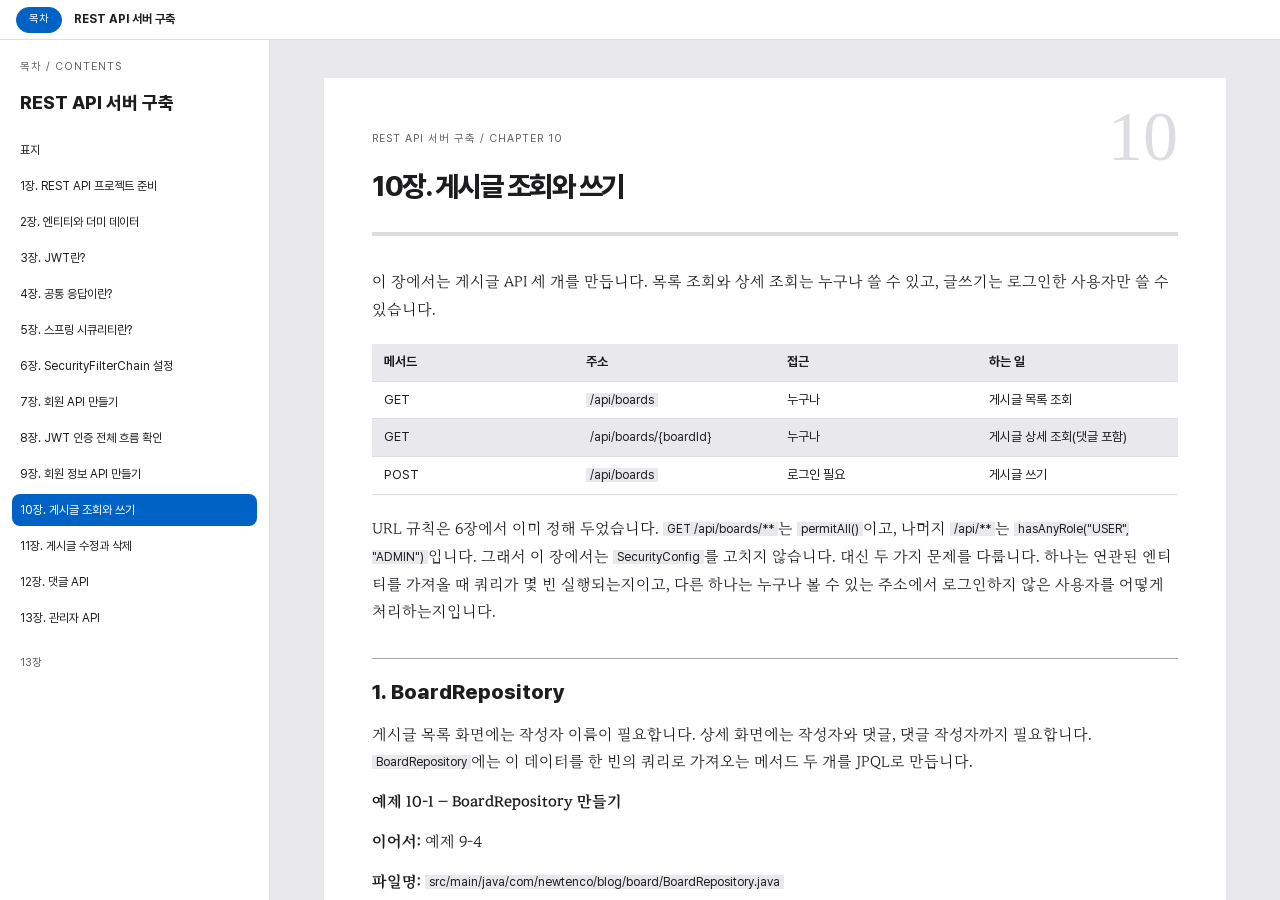
<file: chapters/10.html>
<!doctype html><html lang="ko"><head><meta charset="utf-8"><meta http-equiv="Content-Security-Policy" content="default-src 'none'; img-src 'self' data: blob:; font-src 'self'; style-src 'self' 'unsafe-inline'; script-src 'self' 'unsafe-inline'"><meta name="viewport" content="width=device-width,initial-scale=1"><title>REST API 서버 구축</title><link rel="stylesheet" href="../assets/book-a89ae88501600a40.css"></head><body><div class="reader" data-toc="open"><header class="book-bar"><button type="button" class="toc-toggle" aria-expanded="true" aria-controls="toc">목차</button><span class="book-bar__title">REST API 서버 구축</span></header><aside class="toc" id="toc"><p class="caption">목차 / CONTENTS</p><div class="toc-title">REST API 서버 구축</div><a href="../index.html" data-chapter="0" title="표지" aria-current="false">표지</a><a href="01.html" data-chapter="1" title="1장. REST API 프로젝트 준비" aria-current="false">1장. REST API 프로젝트 준비</a><a href="02.html" data-chapter="2" title="2장. 엔티티와 더미 데이터" aria-current="false">2장. 엔티티와 더미 데이터</a><a href="03.html" data-chapter="3" title="3장. JWT란?" aria-current="false">3장. JWT란?</a><a href="04.html" data-chapter="4" title="4장. 공통 응답이란?" aria-current="false">4장. 공통 응답이란?</a><a href="05.html" data-chapter="5" title="5장. 스프링 시큐리티란?" aria-current="false">5장. 스프링 시큐리티란?</a><a href="06.html" data-chapter="6" title="6장. SecurityFilterChain 설정" aria-current="false">6장. SecurityFilterChain 설정</a><a href="07.html" data-chapter="7" title="7장. 회원 API 만들기" aria-current="false">7장. 회원 API 만들기</a><a href="08.html" data-chapter="8" title="8장. JWT 인증 전체 흐름 확인" aria-current="false">8장. JWT 인증 전체 흐름 확인</a><a href="09.html" data-chapter="9" title="9장. 회원 정보 API 만들기" aria-current="false">9장. 회원 정보 API 만들기</a><a href="10.html" data-chapter="10" title="10장. 게시글 조회와 쓰기" aria-current="true">10장. 게시글 조회와 쓰기</a><a href="11.html" data-chapter="11" title="11장. 게시글 수정과 삭제" aria-current="false">11장. 게시글 수정과 삭제</a><a href="12.html" data-chapter="12" title="12장. 댓글 API" aria-current="false">12장. 댓글 API</a><a href="13.html" data-chapter="13" title="13장. 관리자 API" aria-current="false">13장. 관리자 API</a><footer>13장</footer></aside><main class="reading"><section class="chapter" id="chapter-10"><div class="eyebrow">REST API 서버 구축 / CHAPTER 10</div><span class="chapter-num" aria-hidden="true">10</span><h2>10장. 게시글 조회와 쓰기</h2><p>이 장에서는 게시글 API 세 개를 만듭니다. 목록 조회와 상세 조회는 누구나 쓸 수 있고, 글쓰기는 로그인한 사용자만 쓸 수 있습니다.</p>
<table><thead><tr><th>메서드</th><th>주소</th><th>접근</th><th>하는 일</th></tr></thead><tbody><tr><td>GET</td><td><code>/api/boards</code></td><td>누구나</td><td>게시글 목록 조회</td></tr><tr><td>GET</td><td><code>/api/boards/{boardId}</code></td><td>누구나</td><td>게시글 상세 조회(댓글 포함)</td></tr><tr><td>POST</td><td><code>/api/boards</code></td><td>로그인 필요</td><td>게시글 쓰기</td></tr></tbody></table>
<p>URL 규칙은 6장에서 이미 정해 두었습니다. <code>GET /api/boards/**</code>는 <code>permitAll()</code>이고, 나머지 <code>/api/**</code>는 <code>hasAnyRole(&quot;USER&quot;, &quot;ADMIN&quot;)</code>입니다. 그래서 이 장에서는 <code>SecurityConfig</code>를 고치지 않습니다. 대신 두 가지 문제를 다룹니다. 하나는 연관된 엔티티를 가져올 때 쿼리가 몇 번 실행되는지이고, 다른 하나는 누구나 볼 수 있는 주소에서 로그인하지 않은 사용자를 어떻게 처리하는지입니다.</p>
<h3>1. BoardRepository</h3>
<p>게시글 목록 화면에는 작성자 이름이 필요합니다. 상세 화면에는 작성자와 댓글, 댓글 작성자까지 필요합니다. <code>BoardRepository</code>에는 이 데이터를 한 번의 쿼리로 가져오는 메서드 두 개를 JPQL로 만듭니다.</p>
<p><strong>예제 10-1 — BoardRepository 만들기</strong></p>
<p><strong>이어서:</strong> 예제 9-4</p>
<p><strong>파일명:</strong> <code>src/main/java/com/newtenco/blog/board/BoardRepository.java</code></p>
<div class="code-wrap" data-kind="code" data-lang="java"><div class="code-label"><span class="code-label__name">Java</span><div class="code-tools"><span class="copy-result" aria-live="polite"></span><button type="button" class="small copy">복사</button></div></div><div class="code-body"><div class="code-ln" aria-hidden="true">1
2
3
4
5
6
7
8
9
10
11
12
13
14
15
16
17
18
19
20
21
22
23
24
25
26
27</div><pre><code class="language-java" data-code="package com.newtenco.blog.board;

import org.springframework.data.jpa.repository.JpaRepository;
import org.springframework.data.jpa.repository.Query;
import org.springframework.data.repository.query.Param;

import java.util.List;
import java.util.Optional;

public interface BoardRepository extends JpaRepository&lt;Board, Integer&gt; {

    // 목록: 게시글과 작성자를 한 번의 쿼리로 가져온다 (N+1 방지)
    @Query(&quot;select b from Board b join fetch b.user order by b.id desc&quot;)
    List&lt;Board&gt; findAllJoinUser();

    // 상세: 게시글 + 작성자 + 댓글 + 댓글 작성자를 한 번에 가져온다
    // 댓글은 없을 수도 있으므로 left join
    @Query(&quot;&quot;&quot;
            select b from Board b
            join fetch b.user
            left join fetch b.replies r
            left join fetch r.user
            where b.id = :boardId
            order by r.id
            &quot;&quot;&quot;)
    Optional&lt;Board&gt; findByIdJoinUserAndReplies(@Param(&quot;boardId&quot;) Integer boardId);
}"><span class="token keyword">package</span> <span class="token namespace">com<span class="token punctuation">.</span>newtenco<span class="token punctuation">.</span>blog<span class="token punctuation">.</span>board</span><span class="token punctuation">;</span>

<span class="token keyword">import</span> <span class="token import"><span class="token namespace">org<span class="token punctuation">.</span>springframework<span class="token punctuation">.</span>data<span class="token punctuation">.</span>jpa<span class="token punctuation">.</span>repository<span class="token punctuation">.</span></span><span class="token class-name">JpaRepository</span></span><span class="token punctuation">;</span>
<span class="token keyword">import</span> <span class="token import"><span class="token namespace">org<span class="token punctuation">.</span>springframework<span class="token punctuation">.</span>data<span class="token punctuation">.</span>jpa<span class="token punctuation">.</span>repository<span class="token punctuation">.</span></span><span class="token class-name">Query</span></span><span class="token punctuation">;</span>
<span class="token keyword">import</span> <span class="token import"><span class="token namespace">org<span class="token punctuation">.</span>springframework<span class="token punctuation">.</span>data<span class="token punctuation">.</span>repository<span class="token punctuation">.</span>query<span class="token punctuation">.</span></span><span class="token class-name">Param</span></span><span class="token punctuation">;</span>

<span class="token keyword">import</span> <span class="token import"><span class="token namespace">java<span class="token punctuation">.</span>util<span class="token punctuation">.</span></span><span class="token class-name">List</span></span><span class="token punctuation">;</span>
<span class="token keyword">import</span> <span class="token import"><span class="token namespace">java<span class="token punctuation">.</span>util<span class="token punctuation">.</span></span><span class="token class-name">Optional</span></span><span class="token punctuation">;</span>

<span class="token keyword">public</span> <span class="token keyword">interface</span> <span class="token class-name">BoardRepository</span> <span class="token keyword">extends</span> <span class="token class-name">JpaRepository</span><span class="token generics"><span class="token punctuation">&lt;</span><span class="token class-name">Board</span><span class="token punctuation">,</span> <span class="token class-name">Integer</span><span class="token punctuation">></span></span> <span class="token punctuation">{</span>

    <span class="token comment">// 목록: 게시글과 작성자를 한 번의 쿼리로 가져온다 (N+1 방지)</span>
    <span class="token annotation punctuation">@Query</span><span class="token punctuation">(</span><span class="token string">"select b from Board b join fetch b.user order by b.id desc"</span><span class="token punctuation">)</span>
    <span class="token class-name">List</span><span class="token generics"><span class="token punctuation">&lt;</span><span class="token class-name">Board</span><span class="token punctuation">></span></span> <span class="token function">findAllJoinUser</span><span class="token punctuation">(</span><span class="token punctuation">)</span><span class="token punctuation">;</span>

    <span class="token comment">// 상세: 게시글 + 작성자 + 댓글 + 댓글 작성자를 한 번에 가져온다</span>
    <span class="token comment">// 댓글은 없을 수도 있으므로 left join</span>
    <span class="token annotation punctuation">@Query</span><span class="token punctuation">(</span><span class="token triple-quoted-string string">"""
            select b from Board b
            join fetch b.user
            left join fetch b.replies r
            left join fetch r.user
            where b.id = :boardId
            order by r.id
            """</span><span class="token punctuation">)</span>
    <span class="token class-name">Optional</span><span class="token generics"><span class="token punctuation">&lt;</span><span class="token class-name">Board</span><span class="token punctuation">></span></span> <span class="token function">findByIdJoinUserAndReplies</span><span class="token punctuation">(</span><span class="token annotation punctuation">@Param</span><span class="token punctuation">(</span><span class="token string">"boardId"</span><span class="token punctuation">)</span> <span class="token class-name">Integer</span> boardId<span class="token punctuation">)</span><span class="token punctuation">;</span>
<span class="token punctuation">}</span></code></pre></div></div>
<p><strong>실행 결과</strong></p>
<p>서버를 다시 실행했을 때 오류 없이 시작되면 됩니다. JPQL 문법이 틀렸다면 서버가 시작하면서 쿼리를 검사하고 오류를 냅니다. 그래서 오타는 요청을 보내기 전에 드러납니다.</p>
<p><code>findAllJoinUser()</code>는 최신 글이 먼저 오도록 <code>order by b.id desc</code>로 정렬합니다. <code>findByIdJoinUserAndReplies()</code>는 게시글이 없을 수도 있으므로 <code>Optional</code>로 돌려줍니다. 텍스트 블록(<code>&quot;&quot;&quot;</code>)을 쓰면 긴 JPQL을 여러 줄로 나눠 읽기 좋게 쓸 수 있습니다.</p>
<h4>1.1 fetch join으로 N+1 막기</h4>
<p>2장의 <code>Board</code> 엔티티에서 <code>user</code> 필드는 <code>@ManyToOne(fetch = FetchType.LAZY)</code>, 곧 지연 로딩입니다. 게시글을 조회할 때 작성자는 함께 가져오지 않습니다. <code>board.getUser().getUsername()</code>처럼 작성자 값을 처음 꺼낼 때 작성자를 조회하는 쿼리가 따로 실행됩니다.</p>
<p><strong>코드 조각</strong></p>
<div class="code-wrap" data-kind="code" data-lang="java"><div class="code-label"><span class="code-label__name">Java</span><div class="code-tools"><span class="copy-result" aria-live="polite"></span><button type="button" class="small copy">복사</button></div></div><div class="code-body"><div class="code-ln" aria-hidden="true">1
2
3
4</div><pre><code class="language-java" data-code="List&lt;Board&gt; boards = boardRepository.findAll();   // 게시글 조회 1번
for (Board board : boards) {
    board.getUser().getUsername();                 // 작성자마다 조회가 더 실행될 수 있다
}"><span class="token class-name">List</span><span class="token generics"><span class="token punctuation">&lt;</span><span class="token class-name">Board</span><span class="token punctuation">></span></span> boards <span class="token operator">=</span> boardRepository<span class="token punctuation">.</span><span class="token function">findAll</span><span class="token punctuation">(</span><span class="token punctuation">)</span><span class="token punctuation">;</span>   <span class="token comment">// 게시글 조회 1번</span>
<span class="token keyword">for</span> <span class="token punctuation">(</span><span class="token class-name">Board</span> board <span class="token operator">:</span> boards<span class="token punctuation">)</span> <span class="token punctuation">{</span>
    board<span class="token punctuation">.</span><span class="token function">getUser</span><span class="token punctuation">(</span><span class="token punctuation">)</span><span class="token punctuation">.</span><span class="token function">getUsername</span><span class="token punctuation">(</span><span class="token punctuation">)</span><span class="token punctuation">;</span>                 <span class="token comment">// 작성자마다 조회가 더 실행될 수 있다</span>
<span class="token punctuation">}</span></code></pre></div></div>
<p>게시글 N개를 가져오는 쿼리 1번 뒤에 작성자를 가져오는 쿼리가 최대 N번 더 실행됩니다. 이것이 <strong>N+1 문제</strong>입니다. 이미 영속성 컨텍스트에 올라온 작성자는 다시 조회하지 않으므로, 실제 횟수는 서로 다른 작성자 수만큼입니다. 더미 데이터처럼 작성자가 둘이면 2번이고, 작성자가 모두 다르면 N번입니다.</p>
<p><strong>fetch join</strong>은 연관된 엔티티를 같은 SQL 한 번으로 함께 가져오라는 JPQL 문법입니다. <code>join fetch b.user</code>라고 쓰면 Hibernate는 <code>board_tb</code>와 <code>user_tb</code>를 조인한 select를 한 번 실행하고, 작성자까지 채워진 <code>Board</code>를 돌려줍니다.</p>
<table><thead><tr><th>방법</th><th>실행되는 쿼리</th><th>게시글이 N개일 때</th></tr></thead><tbody><tr><td><code>findAll()</code> 후 <code>board.getUser().getUsername()</code></td><td>게시글 1번 + 작성자마다 1번</td><td>최대 1 + N번</td></tr><tr><td><code>join fetch b.user</code></td><td>게시글과 작성자를 조인해서 1번</td><td>1번</td></tr></tbody></table>
<figure class="book-figure" data-type="generated" id="figure-6b38b2e5c1dc"><div class="figure-scroll"><img src="../assets/img/d5829d5ec37cd13d.png" alt="N+1 문제와 fetch join" data-raster="true"/></div><figcaption>N+1 문제와 fetch join</figcaption></figure>
<p>목록 조회는 프런트엔드가 가장 자주 요청하는 API입니다. 게시글이 많아질수록 1 + N번과 1번의 차이가 커지므로, 목록처럼 연관 데이터가 꼭 필요한 조회는 처음부터 fetch join으로 만듭니다.</p>
<h4>1.2 상세보기 쿼리의 join과 left join</h4>
<p>상세보기 쿼리는 연관 대상 세 개를 fetch join합니다. 작성자에는 <code>join</code>을, 댓글과 댓글 작성자에는 <code>left join</code>을 씁니다.</p>
<p>일반 <code>join</code>(inner join)은 양쪽 테이블에 짝이 되는 행이 모두 있을 때만 결과에 남깁니다. <code>left join</code>은 왼쪽 행을 모두 남기고, 오른쪽에 짝이 없으면 그 칸을 비워 둡니다.</p>
<table><thead><tr><th>연관 대상</th><th>사용한 조인</th><th>이유</th></tr></thead><tbody><tr><td><code>b.user</code> (작성자)</td><td><code>join fetch</code></td><td>게시글에는 작성자가 반드시 있습니다</td></tr><tr><td><code>b.replies</code> (댓글)</td><td><code>left join fetch</code></td><td>댓글이 없는 게시글도 조회되어야 합니다</td></tr><tr><td><code>r.user</code> (댓글 작성자)</td><td><code>left join fetch</code></td><td>댓글이 없으면 댓글 작성자도 없습니다</td></tr></tbody></table>
<p>더미 데이터에서 1번 게시글에는 댓글이 없습니다. 댓글에 일반 <code>join</code>을 쓰면 1번 게시글은 결과에서 빠집니다. <code>Optional</code>이 비어 있으므로 서비스는 &quot;게시글을 찾을 수 없습니다&quot;라는 404를 응답합니다. 게시글이 있는데도 없다고 응답하는 셈입니다. <code>left join</code>으로 바꾸면 1번 게시글은 그대로 조회되고 <code>replies</code>만 빈 목록이 됩니다.</p>
<p><code>r.user</code>도 같은 이유로 <code>left join</code>입니다. 댓글이 없는 행에서는 <code>r</code>이 비어 있습니다. 여기서 <code>r.user</code>를 일반 <code>join</code>으로 걸면, <code>left join</code>으로 남겨 둔 1번 게시글의 행이 다시 걸러집니다.</p>
<p>마지막의 <code>order by r.id</code>는 댓글을 작성한 순서대로 정렬합니다. 화면에서 댓글은 보통 오래된 것부터 아래로 쌓이기 때문입니다.</p>
<h4>1.3 권한 목록 배치 조회 설정</h4>
<p>fetch join으로 게시글과 작성자는 한 번에 가져왔습니다. 그런데 서버 콘솔의 SQL 로그를 보면 select가 더 실행됩니다. 2장의 <code>User</code> 엔티티에서 권한 목록 <code>roles</code>가 <code>@ElementCollection(fetch = FetchType.EAGER)</code>이기 때문입니다.</p>
<p>EAGER 컬렉션이라도 JPQL로 조회하면 같은 SQL에서 함께 가져오지 않습니다. Hibernate는 JPQL 결과로 <code>User</code>를 만든 뒤, <code>roles</code>를 채우는 select를 <strong>작성자마다</strong> 따로 실행합니다. 작성자가 많아지면 여기서 다시 N+1 문제가 생깁니다.</p>
<p><strong>배치 조회</strong>는 따로 실행될 조회를 모아 <code>where user_id in (1, 2, ...)</code>처럼 한 번에 실행하는 Hibernate 기능입니다. <code>default_batch_fetch_size</code>는 한 번에 묶을 개수의 최댓값입니다. 따로 실행되는 연관 엔티티와 컬렉션 조회에 모두 적용되므로, 엔티티마다 설정하지 않고 설정 파일에 한 줄만 추가합니다.</p>
<p><strong>예제 10-2 — 배치 조회 설정 추가하기</strong></p>
<p><strong>이어서:</strong> 예제 1-2</p>
<p><strong>파일명:</strong> <code>src/main/resources/application-dev.properties</code></p>
<div class="code-wrap" data-kind="code" data-lang="properties"><div class="code-label"><span class="code-label__name">PROPERTIES</span><div class="code-tools"><span class="copy-result" aria-live="polite"></span><button type="button" class="small copy">복사</button></div></div><div class="code-body"><div class="code-ln" aria-hidden="true">1
2
3
4
5
6
7
8
9
10
11
12
13
14
15
16
17
18
19
20
21
22
23
24
25
26
27
28
29
30
31
32</div><pre><code data-code="# ===== Server =====
server.port=8080
server.servlet.encoding.charset=UTF-8
server.servlet.encoding.force=true

# ===== H2 Datasource (메모리 모드: 서버를 끄면 데이터가 사라짐) =====
spring.datasource.driver-class-name=org.h2.Driver
spring.datasource.url=jdbc:h2:mem:test
spring.datasource.username=sa
spring.datasource.password=
spring.h2.console.enabled=true

# ===== JPA / Hibernate =====
# create: 실행할 때마다 테이블을 새로 만든다 (개발 단계 전용, 운영에서 사용 금지)
spring.jpa.hibernate.ddl-auto=create
spring.jpa.show-sql=true
spring.jpa.properties.hibernate.format_sql=true
spring.jpa.open-in-view=false
# 연관 엔티티, 컬렉션을 나중에 가져올 때 where id in (...) 으로 묶어서 한 번에 조회한다
spring.jpa.properties.hibernate.default_batch_fetch_size=100

# ===== SQL Init (data.sql) =====
spring.sql.init.data-locations=classpath:db/data.sql
# 테이블 생성(JPA) 이후에 data.sql 을 실행한다
spring.jpa.defer-datasource-initialization=true

# ===== Logging Level =====
logging.level.com.newtenco.blog=DEBUG

# ===== CORS Allow (콤마로 여러 개 지정 가능) =====
# chrome-extension://* 는 Talend API Tester 같은 크롬 확장 프로그램의 요청을 허용한다
app.cors.allowed-origins=http://localhost:3000,http://localhost:5173,chrome-extension://*"># ===== Server =====
server.port=8080
server.servlet.encoding.charset=UTF-8
server.servlet.encoding.force=true

# ===== H2 Datasource (메모리 모드: 서버를 끄면 데이터가 사라짐) =====
spring.datasource.driver-class-name=org.h2.Driver
spring.datasource.url=jdbc:h2:mem:test
spring.datasource.username=sa
spring.datasource.password=
spring.h2.console.enabled=true

# ===== JPA / Hibernate =====
# create: 실행할 때마다 테이블을 새로 만든다 (개발 단계 전용, 운영에서 사용 금지)
spring.jpa.hibernate.ddl-auto=create
spring.jpa.show-sql=true
spring.jpa.properties.hibernate.format_sql=true
spring.jpa.open-in-view=false
# 연관 엔티티, 컬렉션을 나중에 가져올 때 where id in (...) 으로 묶어서 한 번에 조회한다
spring.jpa.properties.hibernate.default_batch_fetch_size=100

# ===== SQL Init (data.sql) =====
spring.sql.init.data-locations=classpath:db/data.sql
# 테이블 생성(JPA) 이후에 data.sql 을 실행한다
spring.jpa.defer-datasource-initialization=true

# ===== Logging Level =====
logging.level.com.newtenco.blog=DEBUG

# ===== CORS Allow (콤마로 여러 개 지정 가능) =====
# chrome-extension://* 는 Talend API Tester 같은 크롬 확장 프로그램의 요청을 허용한다
app.cors.allowed-origins=http://localhost:3000,http://localhost:5173,chrome-extension://*</code></pre></div></div>
<p><strong>실행 결과</strong></p>
<p>이 설정의 효과는 3절의 서비스와 컨트롤러까지 만든 뒤 <code>GET /api/boards</code>를 한 번 요청하면 볼 수 있습니다. 서버 콘솔의 SQL 로그에서 select 개수를 세어 보면 다음과 같습니다.</p>
<table><thead><tr><th>설정</th><th><code>GET /api/boards</code> 1회 요청 시 select 수 (작성자 2명)</th></tr></thead><tbody><tr><td>없음</td><td>3번 (게시글+작성자 1번, 권한 목록 2번)</td></tr><tr><td><code>default_batch_fetch_size=100</code></td><td>2번 (게시글+작성자 1번, 권한 목록 <code>where user_id in (...)</code> 1번)</td></tr></tbody></table>
<figure class="book-figure" data-type="generated" id="figure-0c5341d896e5"><div class="figure-scroll"><img src="../assets/img/90feaa8a6e7622bd.png" alt="배치 조회 설정을 넣고 GET /api/boards를 요청한 뒤의 IntelliJ IDEA 실행 콘솔" data-raster="true"/></div><figcaption>배치 조회 설정을 넣고 GET /api/boards를 요청한 뒤의 IntelliJ IDEA 실행 콘솔</figcaption><p class="credit">생성형 예시 · 실제 실행 안 함</p></figure>
<p>같은 파일의 <code>spring.jpa.open-in-view=false</code> 설정도 함께 기억해 둡니다. 이 설정으로 꺼 두면 서비스의 트랜잭션이 끝난 뒤에는 지연 로딩을 쓸 수 없습니다. 그래서 엔티티를 DTO로 바꾸는 일은 트랜잭션 안, 곧 서비스에서 끝냅니다.</p>
<h3>2. 요청·응답 DTO</h3>
<h4>2.1 목록 DTO와 상세 DTO</h4>
<p>요청 DTO는 글쓰기에 쓰는 <code>SaveDTO</code> 하나입니다. 7장의 <code>JoinDTO</code>처럼 <code>record</code>에 검증 어노테이션을 붙입니다. 최대 길이는 <code>Board</code> 엔티티의 컬럼 길이(<code>title</code> 100, <code>content</code> 1000)와 맞춥니다. DTO에서 길이를 먼저 검사하지 않으면 긴 값이 DB까지 내려가서 500 오류로 끝납니다.</p>
<p><strong>예제 10-3 — 게시글 요청 DTO 만들기</strong></p>
<p><strong>파일명:</strong> <code>src/main/java/com/newtenco/blog/board/BoardRequest.java</code></p>
<div class="code-wrap" data-kind="code" data-lang="java"><div class="code-label"><span class="code-label__name">Java</span><div class="code-tools"><span class="copy-result" aria-live="polite"></span><button type="button" class="small copy">복사</button></div></div><div class="code-body"><div class="code-ln" aria-hidden="true">1
2
3
4
5
6
7
8
9
10
11
12
13
14
15
16
17
18
19
20
21
22
23
24
25
26
27</div><pre><code class="language-java" data-code="package com.newtenco.blog.board;

import com.newtenco.blog.user.User;
import jakarta.validation.constraints.NotBlank;
import jakarta.validation.constraints.Size;

public class BoardRequest {

    // 게시글 쓰기: {&quot;title&quot;:&quot;제목&quot;,&quot;content&quot;:&quot;내용&quot;}
    public record SaveDTO(
            @NotBlank(message = &quot;제목을 입력해주세요&quot;)
            @Size(max = 100, message = &quot;제목은 100자 이하로 입력해주세요&quot;)
            String title,

            @NotBlank(message = &quot;내용을 입력해주세요&quot;)
            @Size(max = 1000, message = &quot;내용은 1000자 이하로 입력해주세요&quot;)
            String content) {

        public Board toEntity(User user) {
            return Board.builder()
                    .title(title)
                    .content(content)
                    .user(user)
                    .build();
        }
    }
}"><span class="token keyword">package</span> <span class="token namespace">com<span class="token punctuation">.</span>newtenco<span class="token punctuation">.</span>blog<span class="token punctuation">.</span>board</span><span class="token punctuation">;</span>

<span class="token keyword">import</span> <span class="token import"><span class="token namespace">com<span class="token punctuation">.</span>newtenco<span class="token punctuation">.</span>blog<span class="token punctuation">.</span>user<span class="token punctuation">.</span></span><span class="token class-name">User</span></span><span class="token punctuation">;</span>
<span class="token keyword">import</span> <span class="token import"><span class="token namespace">jakarta<span class="token punctuation">.</span>validation<span class="token punctuation">.</span>constraints<span class="token punctuation">.</span></span><span class="token class-name">NotBlank</span></span><span class="token punctuation">;</span>
<span class="token keyword">import</span> <span class="token import"><span class="token namespace">jakarta<span class="token punctuation">.</span>validation<span class="token punctuation">.</span>constraints<span class="token punctuation">.</span></span><span class="token class-name">Size</span></span><span class="token punctuation">;</span>

<span class="token keyword">public</span> <span class="token keyword">class</span> <span class="token class-name">BoardRequest</span> <span class="token punctuation">{</span>

    <span class="token comment">// 게시글 쓰기: {"title":"제목","content":"내용"}</span>
    <span class="token keyword">public</span> <span class="token keyword">record</span> <span class="token class-name">SaveDTO</span><span class="token punctuation">(</span>
            <span class="token annotation punctuation">@NotBlank</span><span class="token punctuation">(</span>message <span class="token operator">=</span> <span class="token string">"제목을 입력해주세요"</span><span class="token punctuation">)</span>
            <span class="token annotation punctuation">@Size</span><span class="token punctuation">(</span>max <span class="token operator">=</span> <span class="token number">100</span><span class="token punctuation">,</span> message <span class="token operator">=</span> <span class="token string">"제목은 100자 이하로 입력해주세요"</span><span class="token punctuation">)</span>
            <span class="token class-name">String</span> title<span class="token punctuation">,</span>

            <span class="token annotation punctuation">@NotBlank</span><span class="token punctuation">(</span>message <span class="token operator">=</span> <span class="token string">"내용을 입력해주세요"</span><span class="token punctuation">)</span>
            <span class="token annotation punctuation">@Size</span><span class="token punctuation">(</span>max <span class="token operator">=</span> <span class="token number">1000</span><span class="token punctuation">,</span> message <span class="token operator">=</span> <span class="token string">"내용은 1000자 이하로 입력해주세요"</span><span class="token punctuation">)</span>
            <span class="token class-name">String</span> content<span class="token punctuation">)</span> <span class="token punctuation">{</span>

        <span class="token keyword">public</span> <span class="token class-name">Board</span> <span class="token function">toEntity</span><span class="token punctuation">(</span><span class="token class-name">User</span> user<span class="token punctuation">)</span> <span class="token punctuation">{</span>
            <span class="token keyword">return</span> <span class="token class-name">Board</span><span class="token punctuation">.</span><span class="token function">builder</span><span class="token punctuation">(</span><span class="token punctuation">)</span>
                    <span class="token punctuation">.</span><span class="token function">title</span><span class="token punctuation">(</span>title<span class="token punctuation">)</span>
                    <span class="token punctuation">.</span><span class="token function">content</span><span class="token punctuation">(</span>content<span class="token punctuation">)</span>
                    <span class="token punctuation">.</span><span class="token function">user</span><span class="token punctuation">(</span>user<span class="token punctuation">)</span>
                    <span class="token punctuation">.</span><span class="token function">build</span><span class="token punctuation">(</span><span class="token punctuation">)</span><span class="token punctuation">;</span>
        <span class="token punctuation">}</span>
    <span class="token punctuation">}</span>
<span class="token punctuation">}</span></code></pre></div></div>
<p>요청 본문에는 작성자 정보가 없습니다. <code>toEntity()</code>가 작성자를 매개변수로 받는 이유입니다. 작성자는 클라이언트가 보낸 값이 아니라 토큰에서 복원한 사용자로 정합니다. 본문으로 <code>userId</code>를 받으면 다른 사람 이름으로 글을 쓸 수 있게 되기 때문입니다. 이 클래스에는 11장에서 수정 요청 DTO를 추가합니다.</p>
<p>응답 DTO는 화면마다 필요한 값이 달라서 두 개로 나눕니다.</p>
<p><strong>예제 10-4 — 게시글 응답 DTO 만들기</strong></p>
<p><strong>파일명:</strong> <code>src/main/java/com/newtenco/blog/board/BoardResponse.java</code></p>
<div class="code-wrap" data-kind="code" data-lang="java"><div class="code-label"><span class="code-label__name">Java</span><div class="code-tools"><span class="copy-result" aria-live="polite"></span><button type="button" class="small copy">복사</button></div></div><div class="code-body"><div class="code-ln" aria-hidden="true">1
2
3
4
5
6
7
8
9
10
11
12
13
14
15
16
17
18
19
20
21
22
23
24
25
26
27
28
29
30
31
32
33
34
35
36
37
38
39
40
41
42
43
44
45
46
47
48</div><pre><code class="language-java" data-code="package com.newtenco.blog.board;

import com.newtenco.blog.reply.Reply;

import java.util.List;

public class BoardResponse {

    // 목록, 쓰기, 수정 정보, 수정 응답에 함께 쓰는 DTO
    public record DTO(Integer id, String title, String content, String username, String createdAt) {
        public DTO(Board board) {
            this(board.getId(),
                    board.getTitle(),
                    board.getContent(),
                    board.getUser().getUsername(),
                    board.getCreatedAt() == null ? null : board.getCreatedAt().toString());
        }
    }

    // 상세보기 DTO (댓글 목록 포함)
    // sessionUserId 는 로그인하지 않았으면 null 이다
    public record DetailDTO(Integer id, String title, String content,
                            Integer userId, String username, boolean isOwner,
                            List&lt;ReplyDTO&gt; replies) {

        public DetailDTO(Board board, Integer sessionUserId) {
            this(board.getId(),
                    board.getTitle(),
                    board.getContent(),
                    board.getUser().getId(),
                    board.getUser().getUsername(),
                    board.getUser().getId().equals(sessionUserId),
                    board.getReplies().stream()
                            .map(reply -&gt; new ReplyDTO(reply, sessionUserId))
                            .toList());
        }

        public record ReplyDTO(Integer id, String comment, Integer userId, String username, boolean isOwner) {
            public ReplyDTO(Reply reply, Integer sessionUserId) {
                this(reply.getId(),
                        reply.getComment(),
                        reply.getUser().getId(),
                        reply.getUser().getUsername(),
                        reply.getUser().getId().equals(sessionUserId));
            }
        }
    }
}"><span class="token keyword">package</span> <span class="token namespace">com<span class="token punctuation">.</span>newtenco<span class="token punctuation">.</span>blog<span class="token punctuation">.</span>board</span><span class="token punctuation">;</span>

<span class="token keyword">import</span> <span class="token import"><span class="token namespace">com<span class="token punctuation">.</span>newtenco<span class="token punctuation">.</span>blog<span class="token punctuation">.</span>reply<span class="token punctuation">.</span></span><span class="token class-name">Reply</span></span><span class="token punctuation">;</span>

<span class="token keyword">import</span> <span class="token import"><span class="token namespace">java<span class="token punctuation">.</span>util<span class="token punctuation">.</span></span><span class="token class-name">List</span></span><span class="token punctuation">;</span>

<span class="token keyword">public</span> <span class="token keyword">class</span> <span class="token class-name">BoardResponse</span> <span class="token punctuation">{</span>

    <span class="token comment">// 목록, 쓰기, 수정 정보, 수정 응답에 함께 쓰는 DTO</span>
    <span class="token keyword">public</span> <span class="token keyword">record</span> <span class="token class-name">DTO</span><span class="token punctuation">(</span><span class="token class-name">Integer</span> id<span class="token punctuation">,</span> <span class="token class-name">String</span> title<span class="token punctuation">,</span> <span class="token class-name">String</span> content<span class="token punctuation">,</span> <span class="token class-name">String</span> username<span class="token punctuation">,</span> <span class="token class-name">String</span> createdAt<span class="token punctuation">)</span> <span class="token punctuation">{</span>
        <span class="token keyword">public</span> <span class="token function">DTO</span><span class="token punctuation">(</span><span class="token class-name">Board</span> board<span class="token punctuation">)</span> <span class="token punctuation">{</span>
            <span class="token keyword">this</span><span class="token punctuation">(</span>board<span class="token punctuation">.</span><span class="token function">getId</span><span class="token punctuation">(</span><span class="token punctuation">)</span><span class="token punctuation">,</span>
                    board<span class="token punctuation">.</span><span class="token function">getTitle</span><span class="token punctuation">(</span><span class="token punctuation">)</span><span class="token punctuation">,</span>
                    board<span class="token punctuation">.</span><span class="token function">getContent</span><span class="token punctuation">(</span><span class="token punctuation">)</span><span class="token punctuation">,</span>
                    board<span class="token punctuation">.</span><span class="token function">getUser</span><span class="token punctuation">(</span><span class="token punctuation">)</span><span class="token punctuation">.</span><span class="token function">getUsername</span><span class="token punctuation">(</span><span class="token punctuation">)</span><span class="token punctuation">,</span>
                    board<span class="token punctuation">.</span><span class="token function">getCreatedAt</span><span class="token punctuation">(</span><span class="token punctuation">)</span> <span class="token operator">==</span> <span class="token keyword">null</span> <span class="token operator">?</span> <span class="token keyword">null</span> <span class="token operator">:</span> board<span class="token punctuation">.</span><span class="token function">getCreatedAt</span><span class="token punctuation">(</span><span class="token punctuation">)</span><span class="token punctuation">.</span><span class="token function">toString</span><span class="token punctuation">(</span><span class="token punctuation">)</span><span class="token punctuation">)</span><span class="token punctuation">;</span>
        <span class="token punctuation">}</span>
    <span class="token punctuation">}</span>

    <span class="token comment">// 상세보기 DTO (댓글 목록 포함)</span>
    <span class="token comment">// sessionUserId 는 로그인하지 않았으면 null 이다</span>
    <span class="token keyword">public</span> <span class="token keyword">record</span> <span class="token class-name">DetailDTO</span><span class="token punctuation">(</span><span class="token class-name">Integer</span> id<span class="token punctuation">,</span> <span class="token class-name">String</span> title<span class="token punctuation">,</span> <span class="token class-name">String</span> content<span class="token punctuation">,</span>
                            <span class="token class-name">Integer</span> userId<span class="token punctuation">,</span> <span class="token class-name">String</span> username<span class="token punctuation">,</span> <span class="token keyword">boolean</span> isOwner<span class="token punctuation">,</span>
                            <span class="token class-name">List</span><span class="token generics"><span class="token punctuation">&lt;</span><span class="token class-name">ReplyDTO</span><span class="token punctuation">></span></span> replies<span class="token punctuation">)</span> <span class="token punctuation">{</span>

        <span class="token keyword">public</span> <span class="token class-name">DetailDTO</span><span class="token punctuation">(</span><span class="token class-name">Board</span> board<span class="token punctuation">,</span> <span class="token class-name">Integer</span> sessionUserId<span class="token punctuation">)</span> <span class="token punctuation">{</span>
            <span class="token keyword">this</span><span class="token punctuation">(</span>board<span class="token punctuation">.</span><span class="token function">getId</span><span class="token punctuation">(</span><span class="token punctuation">)</span><span class="token punctuation">,</span>
                    board<span class="token punctuation">.</span><span class="token function">getTitle</span><span class="token punctuation">(</span><span class="token punctuation">)</span><span class="token punctuation">,</span>
                    board<span class="token punctuation">.</span><span class="token function">getContent</span><span class="token punctuation">(</span><span class="token punctuation">)</span><span class="token punctuation">,</span>
                    board<span class="token punctuation">.</span><span class="token function">getUser</span><span class="token punctuation">(</span><span class="token punctuation">)</span><span class="token punctuation">.</span><span class="token function">getId</span><span class="token punctuation">(</span><span class="token punctuation">)</span><span class="token punctuation">,</span>
                    board<span class="token punctuation">.</span><span class="token function">getUser</span><span class="token punctuation">(</span><span class="token punctuation">)</span><span class="token punctuation">.</span><span class="token function">getUsername</span><span class="token punctuation">(</span><span class="token punctuation">)</span><span class="token punctuation">,</span>
                    board<span class="token punctuation">.</span><span class="token function">getUser</span><span class="token punctuation">(</span><span class="token punctuation">)</span><span class="token punctuation">.</span><span class="token function">getId</span><span class="token punctuation">(</span><span class="token punctuation">)</span><span class="token punctuation">.</span><span class="token function">equals</span><span class="token punctuation">(</span>sessionUserId<span class="token punctuation">)</span><span class="token punctuation">,</span>
                    board<span class="token punctuation">.</span><span class="token function">getReplies</span><span class="token punctuation">(</span><span class="token punctuation">)</span><span class="token punctuation">.</span><span class="token function">stream</span><span class="token punctuation">(</span><span class="token punctuation">)</span>
                            <span class="token punctuation">.</span><span class="token function">map</span><span class="token punctuation">(</span>reply <span class="token operator">-></span> <span class="token keyword">new</span> <span class="token class-name">ReplyDTO</span><span class="token punctuation">(</span>reply<span class="token punctuation">,</span> sessionUserId<span class="token punctuation">)</span><span class="token punctuation">)</span>
                            <span class="token punctuation">.</span><span class="token function">toList</span><span class="token punctuation">(</span><span class="token punctuation">)</span><span class="token punctuation">)</span><span class="token punctuation">;</span>
        <span class="token punctuation">}</span>

        <span class="token keyword">public</span> <span class="token keyword">record</span> <span class="token class-name">ReplyDTO</span><span class="token punctuation">(</span><span class="token class-name">Integer</span> id<span class="token punctuation">,</span> <span class="token class-name">String</span> comment<span class="token punctuation">,</span> <span class="token class-name">Integer</span> userId<span class="token punctuation">,</span> <span class="token class-name">String</span> username<span class="token punctuation">,</span> <span class="token keyword">boolean</span> isOwner<span class="token punctuation">)</span> <span class="token punctuation">{</span>
            <span class="token keyword">public</span> <span class="token class-name">ReplyDTO</span><span class="token punctuation">(</span><span class="token class-name">Reply</span> reply<span class="token punctuation">,</span> <span class="token class-name">Integer</span> sessionUserId<span class="token punctuation">)</span> <span class="token punctuation">{</span>
                <span class="token keyword">this</span><span class="token punctuation">(</span>reply<span class="token punctuation">.</span><span class="token function">getId</span><span class="token punctuation">(</span><span class="token punctuation">)</span><span class="token punctuation">,</span>
                        reply<span class="token punctuation">.</span><span class="token function">getComment</span><span class="token punctuation">(</span><span class="token punctuation">)</span><span class="token punctuation">,</span>
                        reply<span class="token punctuation">.</span><span class="token function">getUser</span><span class="token punctuation">(</span><span class="token punctuation">)</span><span class="token punctuation">.</span><span class="token function">getId</span><span class="token punctuation">(</span><span class="token punctuation">)</span><span class="token punctuation">,</span>
                        reply<span class="token punctuation">.</span><span class="token function">getUser</span><span class="token punctuation">(</span><span class="token punctuation">)</span><span class="token punctuation">.</span><span class="token function">getUsername</span><span class="token punctuation">(</span><span class="token punctuation">)</span><span class="token punctuation">,</span>
                        reply<span class="token punctuation">.</span><span class="token function">getUser</span><span class="token punctuation">(</span><span class="token punctuation">)</span><span class="token punctuation">.</span><span class="token function">getId</span><span class="token punctuation">(</span><span class="token punctuation">)</span><span class="token punctuation">.</span><span class="token function">equals</span><span class="token punctuation">(</span>sessionUserId<span class="token punctuation">)</span><span class="token punctuation">)</span><span class="token punctuation">;</span>
            <span class="token punctuation">}</span>
        <span class="token punctuation">}</span>
    <span class="token punctuation">}</span>
<span class="token punctuation">}</span></code></pre></div></div>
<table><thead><tr><th>DTO</th><th>쓰는 곳</th><th>담는 값</th></tr></thead><tbody><tr><td><code>DTO</code></td><td>목록, 쓰기 (11장의 수정 정보, 수정)</td><td>작성자는 <code>username</code>만</td></tr><tr><td><code>DetailDTO</code></td><td>상세보기</td><td>작성자 id, 댓글 목록, <code>isOwner</code></td></tr><tr><td><code>DetailDTO.ReplyDTO</code></td><td>상세보기의 댓글</td><td>댓글마다 작성자 id와 <code>isOwner</code></td></tr></tbody></table>
<p>두 DTO 모두 엔티티를 받는 생성자를 두었으므로, 서비스에서는 <code>new BoardResponse.DTO(board)</code>처럼 한 줄로 바꿉니다. 응답에 <code>User</code> 엔티티를 그대로 넣지 않고 <code>username</code>과 id만 꺼내 담는다는 점이 중요합니다. 엔티티를 그대로 담으면 7장에서 응답 DTO로 뺀 비밀번호가 다시 응답에 실립니다. <code>Board</code>와 <code>Reply</code>가 서로를 참조하는 구조라 JSON 변환이 끝나지 않는 문제도 생깁니다.</p>
<p><code>createdAt</code>은 <code>Timestamp</code>를 <code>toString()</code>으로 바꾼 문자열입니다. 저장할 때 <code>@CreationTimestamp</code>가 값을 채우지만, 값이 없더라도 <code>NullPointerException</code>이 나지 않도록 <code>null</code>인지 먼저 확인합니다.</p>
<h4>2.2 isOwner와 로그인하지 않은 사용자</h4>
<p><code>isOwner</code>는 &quot;이 요청을 보낸 사람이 작성자인가&quot;를 담은 값입니다. 프런트엔드는 이 값으로 수정·삭제 버튼을 보여 줄지 정합니다. 서버가 판단한 결과를 보내므로, 프런트엔드는 토큰을 해석해서 작성자 id와 비교할 필요가 없습니다.</p>
<p><code>isOwner</code>는 버튼 표시용일 뿐 권한 검사가 아닙니다. 실제로 수정·삭제를 막는 일은 11장의 서비스 코드가 맡습니다.</p>
<p>상세보기는 누구나 요청할 수 있으므로 <code>DetailDTO</code>가 받는 <code>sessionUserId</code>는 <code>null</code>일 수 있습니다. 이때는 <code>equals()</code>를 어느 쪽에서 부르는지에 따라 결과가 달라집니다.</p>
<p><strong>코드 조각</strong></p>
<div class="code-wrap" data-kind="code" data-lang="java"><div class="code-label"><span class="code-label__name">Java</span><div class="code-tools"><span class="copy-result" aria-live="polite"></span><button type="button" class="small copy">복사</button></div></div><div class="code-body"><div class="code-ln" aria-hidden="true">1
2</div><pre><code class="language-java" data-code="board.getUser().getId().equals(sessionUserId);   // sessionUserId 가 null 이면 false
sessionUserId.equals(board.getUser().getId());   // sessionUserId 가 null 이면 NullPointerException">board<span class="token punctuation">.</span><span class="token function">getUser</span><span class="token punctuation">(</span><span class="token punctuation">)</span><span class="token punctuation">.</span><span class="token function">getId</span><span class="token punctuation">(</span><span class="token punctuation">)</span><span class="token punctuation">.</span><span class="token function">equals</span><span class="token punctuation">(</span>sessionUserId<span class="token punctuation">)</span><span class="token punctuation">;</span>   <span class="token comment">// sessionUserId 가 null 이면 false</span>
sessionUserId<span class="token punctuation">.</span><span class="token function">equals</span><span class="token punctuation">(</span>board<span class="token punctuation">.</span><span class="token function">getUser</span><span class="token punctuation">(</span><span class="token punctuation">)</span><span class="token punctuation">.</span><span class="token function">getId</span><span class="token punctuation">(</span><span class="token punctuation">)</span><span class="token punctuation">)</span><span class="token punctuation">;</span>   <span class="token comment">// sessionUserId 가 null 이면 NullPointerException</span></code></pre></div></div>
<table><thead><tr><th>코드</th><th><code>sessionUserId</code>가 <code>null</code>일 때</th></tr></thead><tbody><tr><td><code>board.getUser().getId().equals(sessionUserId)</code></td><td><code>false</code> (<code>equals()</code>에 <code>null</code>을 넘기면 <code>false</code>)</td></tr><tr><td><code>sessionUserId.equals(board.getUser().getId())</code></td><td><code>NullPointerException</code> → 500</td></tr></tbody></table>
<p>두 번째 줄은 <code>null</code>에서 메서드를 호출하므로 예외가 납니다. 그러면 4장의 <code>GlobalExceptionHandler</code>가 500 &quot;관리자에게 문의하세요&quot;로 응답하고, 로그인하지 않은 사용자는 글을 볼 수 없게 됩니다. 그래서 <strong>값이 반드시 있는 쪽</strong>인 DB의 작성자 id에서 <code>equals()</code>를 호출합니다.</p>
<p><code>==</code>로 비교하지 않는 데도 이유가 있습니다. <code>Integer</code>는 객체라서 <code>==</code>는 값이 아니라 같은 객체인지를 비교합니다. 작은 수에서는 우연히 맞다가 128 이상에서 틀리는 버그가 생기므로 <code>equals()</code>를 씁니다.</p>
<h3>3. 서비스와 컨트롤러</h3>
<p>서비스는 9장과 같이 클래스에 <code>@Transactional(readOnly = true)</code>를 두고, 데이터를 바꾸는 메서드에만 <code>@Transactional</code>을 따로 붙입니다.</p>
<p><strong>예제 10-5 — 게시글 서비스와 컨트롤러 만들기</strong></p>
<p><strong>이어서:</strong> 예제 10-4</p>
<p><strong>파일명:</strong> <code>src/main/java/com/newtenco/blog/board/BoardService.java</code></p>
<div class="code-wrap" data-kind="code" data-lang="java"><div class="code-label"><span class="code-label__name">Java</span><div class="code-tools"><span class="copy-result" aria-live="polite"></span><button type="button" class="small copy">복사</button></div></div><div class="code-body"><div class="code-ln" aria-hidden="true">1
2
3
4
5
6
7
8
9
10
11
12
13
14
15
16
17
18
19
20
21
22
23
24
25
26
27
28
29
30
31
32
33
34
35</div><pre><code class="language-java" data-code="package com.newtenco.blog.board;

import com.newtenco.blog.core.handler.errors.NotFoundException;
import com.newtenco.blog.user.User;
import lombok.RequiredArgsConstructor;
import org.springframework.stereotype.Service;
import org.springframework.transaction.annotation.Transactional;

import java.util.List;

@Transactional(readOnly = true)
@RequiredArgsConstructor
@Service
public class BoardService {

    private final BoardRepository boardRepository;

    public List&lt;BoardResponse.DTO&gt; 게시글목록() {
        return boardRepository.findAllJoinUser().stream()
                .map(BoardResponse.DTO::new)
                .toList();
    }

    @Transactional
    public BoardResponse.DTO 게시글쓰기(BoardRequest.SaveDTO reqDTO, User sessionUser) {
        Board savedBoard = boardRepository.save(reqDTO.toEntity(sessionUser));
        return new BoardResponse.DTO(savedBoard);
    }

    public BoardResponse.DetailDTO 게시글상세(Integer boardId, Integer sessionUserId) {
        Board board = boardRepository.findByIdJoinUserAndReplies(boardId)
                .orElseThrow(() -&gt; new NotFoundException(&quot;게시글을 찾을 수 없습니다&quot;));
        return new BoardResponse.DetailDTO(board, sessionUserId);
    }
}"><span class="token keyword">package</span> <span class="token namespace">com<span class="token punctuation">.</span>newtenco<span class="token punctuation">.</span>blog<span class="token punctuation">.</span>board</span><span class="token punctuation">;</span>

<span class="token keyword">import</span> <span class="token import"><span class="token namespace">com<span class="token punctuation">.</span>newtenco<span class="token punctuation">.</span>blog<span class="token punctuation">.</span>core<span class="token punctuation">.</span>handler<span class="token punctuation">.</span>errors<span class="token punctuation">.</span></span><span class="token class-name">NotFoundException</span></span><span class="token punctuation">;</span>
<span class="token keyword">import</span> <span class="token import"><span class="token namespace">com<span class="token punctuation">.</span>newtenco<span class="token punctuation">.</span>blog<span class="token punctuation">.</span>user<span class="token punctuation">.</span></span><span class="token class-name">User</span></span><span class="token punctuation">;</span>
<span class="token keyword">import</span> <span class="token import"><span class="token namespace">lombok<span class="token punctuation">.</span></span><span class="token class-name">RequiredArgsConstructor</span></span><span class="token punctuation">;</span>
<span class="token keyword">import</span> <span class="token import"><span class="token namespace">org<span class="token punctuation">.</span>springframework<span class="token punctuation">.</span>stereotype<span class="token punctuation">.</span></span><span class="token class-name">Service</span></span><span class="token punctuation">;</span>
<span class="token keyword">import</span> <span class="token import"><span class="token namespace">org<span class="token punctuation">.</span>springframework<span class="token punctuation">.</span>transaction<span class="token punctuation">.</span>annotation<span class="token punctuation">.</span></span><span class="token class-name">Transactional</span></span><span class="token punctuation">;</span>

<span class="token keyword">import</span> <span class="token import"><span class="token namespace">java<span class="token punctuation">.</span>util<span class="token punctuation">.</span></span><span class="token class-name">List</span></span><span class="token punctuation">;</span>

<span class="token annotation punctuation">@Transactional</span><span class="token punctuation">(</span>readOnly <span class="token operator">=</span> <span class="token boolean">true</span><span class="token punctuation">)</span>
<span class="token annotation punctuation">@RequiredArgsConstructor</span>
<span class="token annotation punctuation">@Service</span>
<span class="token keyword">public</span> <span class="token keyword">class</span> <span class="token class-name">BoardService</span> <span class="token punctuation">{</span>

    <span class="token keyword">private</span> <span class="token keyword">final</span> <span class="token class-name">BoardRepository</span> boardRepository<span class="token punctuation">;</span>

    <span class="token keyword">public</span> <span class="token class-name">List</span><span class="token generics"><span class="token punctuation">&lt;</span><span class="token class-name">BoardResponse</span><span class="token punctuation">.</span>DTO<span class="token punctuation">></span></span> 게시글목록<span class="token punctuation">(</span><span class="token punctuation">)</span> <span class="token punctuation">{</span>
        <span class="token keyword">return</span> boardRepository<span class="token punctuation">.</span><span class="token function">findAllJoinUser</span><span class="token punctuation">(</span><span class="token punctuation">)</span><span class="token punctuation">.</span><span class="token function">stream</span><span class="token punctuation">(</span><span class="token punctuation">)</span>
                <span class="token punctuation">.</span><span class="token function">map</span><span class="token punctuation">(</span><span class="token class-name">BoardResponse</span><span class="token punctuation">.</span><span class="token constant">DTO</span><span class="token operator">::</span><span class="token keyword">new</span><span class="token punctuation">)</span>
                <span class="token punctuation">.</span><span class="token function">toList</span><span class="token punctuation">(</span><span class="token punctuation">)</span><span class="token punctuation">;</span>
    <span class="token punctuation">}</span>

    <span class="token annotation punctuation">@Transactional</span>
    <span class="token keyword">public</span> <span class="token class-name">BoardResponse</span><span class="token punctuation">.</span><span class="token constant">DTO</span> 게시글쓰기<span class="token punctuation">(</span><span class="token class-name">BoardRequest<span class="token punctuation">.</span>SaveDTO</span> reqDTO<span class="token punctuation">,</span> <span class="token class-name">User</span> sessionUser<span class="token punctuation">)</span> <span class="token punctuation">{</span>
        <span class="token class-name">Board</span> savedBoard <span class="token operator">=</span> boardRepository<span class="token punctuation">.</span><span class="token function">save</span><span class="token punctuation">(</span>reqDTO<span class="token punctuation">.</span><span class="token function">toEntity</span><span class="token punctuation">(</span>sessionUser<span class="token punctuation">)</span><span class="token punctuation">)</span><span class="token punctuation">;</span>
        <span class="token keyword">return</span> <span class="token keyword">new</span> <span class="token class-name">BoardResponse</span><span class="token punctuation">.</span><span class="token function">DTO</span><span class="token punctuation">(</span>savedBoard<span class="token punctuation">)</span><span class="token punctuation">;</span>
    <span class="token punctuation">}</span>

    <span class="token keyword">public</span> <span class="token class-name">BoardResponse<span class="token punctuation">.</span>DetailDTO</span> 게시글상세<span class="token punctuation">(</span><span class="token class-name">Integer</span> boardId<span class="token punctuation">,</span> <span class="token class-name">Integer</span> sessionUserId<span class="token punctuation">)</span> <span class="token punctuation">{</span>
        <span class="token class-name">Board</span> board <span class="token operator">=</span> boardRepository<span class="token punctuation">.</span><span class="token function">findByIdJoinUserAndReplies</span><span class="token punctuation">(</span>boardId<span class="token punctuation">)</span>
                <span class="token punctuation">.</span><span class="token function">orElseThrow</span><span class="token punctuation">(</span><span class="token punctuation">(</span><span class="token punctuation">)</span> <span class="token operator">-></span> <span class="token keyword">new</span> <span class="token class-name">NotFoundException</span><span class="token punctuation">(</span><span class="token string">"게시글을 찾을 수 없습니다"</span><span class="token punctuation">)</span><span class="token punctuation">)</span><span class="token punctuation">;</span>
        <span class="token keyword">return</span> <span class="token keyword">new</span> <span class="token class-name">BoardResponse<span class="token punctuation">.</span>DetailDTO</span><span class="token punctuation">(</span>board<span class="token punctuation">,</span> sessionUserId<span class="token punctuation">)</span><span class="token punctuation">;</span>
    <span class="token punctuation">}</span>
<span class="token punctuation">}</span></code></pre></div></div>
<p><strong>파일명:</strong> <code>src/main/java/com/newtenco/blog/board/BoardController.java</code></p>
<div class="code-wrap" data-kind="code" data-lang="java"><div class="code-label"><span class="code-label__name">Java</span><div class="code-tools"><span class="copy-result" aria-live="polite"></span><button type="button" class="small copy">복사</button></div></div><div class="code-body"><div class="code-ln" aria-hidden="true">1
2
3
4
5
6
7
8
9
10
11
12
13
14
15
16
17
18
19
20
21
22
23
24
25
26
27
28
29
30
31
32
33
34
35
36
37
38</div><pre><code class="language-java" data-code="package com.newtenco.blog.board;

import com.newtenco.blog.core.util.Resp;
import com.newtenco.blog.user.User;
import jakarta.validation.Valid;
import lombok.RequiredArgsConstructor;
import org.springframework.http.ResponseEntity;
import org.springframework.security.core.annotation.AuthenticationPrincipal;
import org.springframework.web.bind.annotation.*;

@RequestMapping(&quot;/api/boards&quot;)
@RequiredArgsConstructor
@RestController
public class BoardController {

    private final BoardService boardService;

    // GET /api/boards : 누구나
    @GetMapping
    public ResponseEntity&lt;?&gt; findAll() {
        return Resp.ok(boardService.게시글목록());
    }

    // POST /api/boards : 로그인 필요
    @PostMapping
    public ResponseEntity&lt;?&gt; save(@AuthenticationPrincipal User sessionUser,
                                  @Valid @RequestBody BoardRequest.SaveDTO reqDTO) {
        return Resp.ok(boardService.게시글쓰기(reqDTO, sessionUser));
    }

    // GET /api/boards/1 : 누구나 (로그인하지 않았으면 sessionUser 는 null)
    @GetMapping(&quot;/{boardId}&quot;)
    public ResponseEntity&lt;?&gt; findById(@AuthenticationPrincipal User sessionUser,
                                      @PathVariable(&quot;boardId&quot;) Integer boardId) {
        Integer sessionUserId = (sessionUser == null) ? null : sessionUser.getId();
        return Resp.ok(boardService.게시글상세(boardId, sessionUserId));
    }
}"><span class="token keyword">package</span> <span class="token namespace">com<span class="token punctuation">.</span>newtenco<span class="token punctuation">.</span>blog<span class="token punctuation">.</span>board</span><span class="token punctuation">;</span>

<span class="token keyword">import</span> <span class="token import"><span class="token namespace">com<span class="token punctuation">.</span>newtenco<span class="token punctuation">.</span>blog<span class="token punctuation">.</span>core<span class="token punctuation">.</span>util<span class="token punctuation">.</span></span><span class="token class-name">Resp</span></span><span class="token punctuation">;</span>
<span class="token keyword">import</span> <span class="token import"><span class="token namespace">com<span class="token punctuation">.</span>newtenco<span class="token punctuation">.</span>blog<span class="token punctuation">.</span>user<span class="token punctuation">.</span></span><span class="token class-name">User</span></span><span class="token punctuation">;</span>
<span class="token keyword">import</span> <span class="token import"><span class="token namespace">jakarta<span class="token punctuation">.</span>validation<span class="token punctuation">.</span></span><span class="token class-name">Valid</span></span><span class="token punctuation">;</span>
<span class="token keyword">import</span> <span class="token import"><span class="token namespace">lombok<span class="token punctuation">.</span></span><span class="token class-name">RequiredArgsConstructor</span></span><span class="token punctuation">;</span>
<span class="token keyword">import</span> <span class="token import"><span class="token namespace">org<span class="token punctuation">.</span>springframework<span class="token punctuation">.</span>http<span class="token punctuation">.</span></span><span class="token class-name">ResponseEntity</span></span><span class="token punctuation">;</span>
<span class="token keyword">import</span> <span class="token import"><span class="token namespace">org<span class="token punctuation">.</span>springframework<span class="token punctuation">.</span>security<span class="token punctuation">.</span>core<span class="token punctuation">.</span>annotation<span class="token punctuation">.</span></span><span class="token class-name">AuthenticationPrincipal</span></span><span class="token punctuation">;</span>
<span class="token keyword">import</span> <span class="token import"><span class="token namespace">org<span class="token punctuation">.</span>springframework<span class="token punctuation">.</span>web<span class="token punctuation">.</span>bind<span class="token punctuation">.</span>annotation<span class="token punctuation">.</span></span><span class="token operator">*</span></span><span class="token punctuation">;</span>

<span class="token annotation punctuation">@RequestMapping</span><span class="token punctuation">(</span><span class="token string">"/api/boards"</span><span class="token punctuation">)</span>
<span class="token annotation punctuation">@RequiredArgsConstructor</span>
<span class="token annotation punctuation">@RestController</span>
<span class="token keyword">public</span> <span class="token keyword">class</span> <span class="token class-name">BoardController</span> <span class="token punctuation">{</span>

    <span class="token keyword">private</span> <span class="token keyword">final</span> <span class="token class-name">BoardService</span> boardService<span class="token punctuation">;</span>

    <span class="token comment">// GET /api/boards : 누구나</span>
    <span class="token annotation punctuation">@GetMapping</span>
    <span class="token keyword">public</span> <span class="token class-name">ResponseEntity</span><span class="token generics"><span class="token punctuation">&lt;</span><span class="token operator">?</span><span class="token punctuation">></span></span> <span class="token function">findAll</span><span class="token punctuation">(</span><span class="token punctuation">)</span> <span class="token punctuation">{</span>
        <span class="token keyword">return</span> <span class="token class-name">Resp</span><span class="token punctuation">.</span><span class="token function">ok</span><span class="token punctuation">(</span>boardService<span class="token punctuation">.</span>게시글목록<span class="token punctuation">(</span><span class="token punctuation">)</span><span class="token punctuation">)</span><span class="token punctuation">;</span>
    <span class="token punctuation">}</span>

    <span class="token comment">// POST /api/boards : 로그인 필요</span>
    <span class="token annotation punctuation">@PostMapping</span>
    <span class="token keyword">public</span> <span class="token class-name">ResponseEntity</span><span class="token generics"><span class="token punctuation">&lt;</span><span class="token operator">?</span><span class="token punctuation">></span></span> <span class="token function">save</span><span class="token punctuation">(</span><span class="token annotation punctuation">@AuthenticationPrincipal</span> <span class="token class-name">User</span> sessionUser<span class="token punctuation">,</span>
                                  <span class="token annotation punctuation">@Valid</span> <span class="token annotation punctuation">@RequestBody</span> <span class="token class-name">BoardRequest<span class="token punctuation">.</span>SaveDTO</span> reqDTO<span class="token punctuation">)</span> <span class="token punctuation">{</span>
        <span class="token keyword">return</span> <span class="token class-name">Resp</span><span class="token punctuation">.</span><span class="token function">ok</span><span class="token punctuation">(</span>boardService<span class="token punctuation">.</span>게시글쓰기<span class="token punctuation">(</span>reqDTO<span class="token punctuation">,</span> sessionUser<span class="token punctuation">)</span><span class="token punctuation">)</span><span class="token punctuation">;</span>
    <span class="token punctuation">}</span>

    <span class="token comment">// GET /api/boards/1 : 누구나 (로그인하지 않았으면 sessionUser 는 null)</span>
    <span class="token annotation punctuation">@GetMapping</span><span class="token punctuation">(</span><span class="token string">"/{boardId}"</span><span class="token punctuation">)</span>
    <span class="token keyword">public</span> <span class="token class-name">ResponseEntity</span><span class="token generics"><span class="token punctuation">&lt;</span><span class="token operator">?</span><span class="token punctuation">></span></span> <span class="token function">findById</span><span class="token punctuation">(</span><span class="token annotation punctuation">@AuthenticationPrincipal</span> <span class="token class-name">User</span> sessionUser<span class="token punctuation">,</span>
                                      <span class="token annotation punctuation">@PathVariable</span><span class="token punctuation">(</span><span class="token string">"boardId"</span><span class="token punctuation">)</span> <span class="token class-name">Integer</span> boardId<span class="token punctuation">)</span> <span class="token punctuation">{</span>
        <span class="token class-name">Integer</span> sessionUserId <span class="token operator">=</span> <span class="token punctuation">(</span>sessionUser <span class="token operator">==</span> <span class="token keyword">null</span><span class="token punctuation">)</span> <span class="token operator">?</span> <span class="token keyword">null</span> <span class="token operator">:</span> sessionUser<span class="token punctuation">.</span><span class="token function">getId</span><span class="token punctuation">(</span><span class="token punctuation">)</span><span class="token punctuation">;</span>
        <span class="token keyword">return</span> <span class="token class-name">Resp</span><span class="token punctuation">.</span><span class="token function">ok</span><span class="token punctuation">(</span>boardService<span class="token punctuation">.</span>게시글상세<span class="token punctuation">(</span>boardId<span class="token punctuation">,</span> sessionUserId<span class="token punctuation">)</span><span class="token punctuation">)</span><span class="token punctuation">;</span>
    <span class="token punctuation">}</span>
<span class="token punctuation">}</span></code></pre></div></div>
<p><strong>실행 결과</strong></p>
<p>서버를 다시 실행한 뒤 Talend API Tester로 <code>GET http://localhost:8080/api/boards</code>를 토큰 없이 요청하면 200 응답이 옵니다. 응답 <code>body</code>에는 게시글 5개가 5번부터 1번 순서로 들어 있습니다. 응답 전체와 나머지 요청은 4절에서 확인합니다.</p>
<p>없는 게시글 번호로 요청하면 서비스가 <code>NotFoundException</code>을 던지고, <code>GlobalExceptionHandler</code>가 이를 404로 바꿉니다. <code>/api/boards/abc</code>처럼 숫자가 아닌 값에는 9장에서 추가한 처리기가 400으로 응답합니다.</p>
<h4>3.1 로그인 여부에 따른 sessionUser</h4>
<p><code>findById()</code>의 <code>sessionUser</code>는 요청에 따라 값이 달라집니다. 같은 주소라도 토큰을 보냈는지에 따라 컨트롤러가 받는 값이 바뀝니다.</p>
<table><thead><tr><th>요청</th><th>URL 규칙</th><th><code>sessionUser</code></th></tr></thead><tbody><tr><td><code>GET /api/boards/4</code> (토큰 없음)</td><td><code>permitAll()</code>이라 통과</td><td><code>null</code></td></tr><tr><td><code>GET /api/boards/4</code> (cos 토큰)</td><td><code>permitAll()</code>이라 통과</td><td>토큰에서 복원한 cos</td></tr><tr><td><code>POST /api/boards</code> (토큰 없음)</td><td><code>/api/**</code> 규칙에 걸려 401</td><td>컨트롤러까지 오지 않음</td></tr></tbody></table>
<p>토큰이 없을 때 <code>sessionUser</code>가 <code>null</code>이 되는 이유는 5장의 <code>JwtAuthorizationFilter</code>에 있습니다. 이 필터는 토큰이 없으면 <code>SecurityContextHolder</code>에 아무것도 넣지 않고 다음 필터로 넘깁니다. 그러면 시큐리티는 이 요청을 익명 사용자로 처리합니다. 익명 사용자의 principal은 <code>User</code>가 아니므로 <code>@AuthenticationPrincipal User</code>에는 <code>null</code>이 들어옵니다.</p>
<p>반대로 <code>permitAll()</code> 주소라도 유효한 토큰이 오면 필터는 인증 정보를 넣습니다. <code>permitAll()</code>은 &quot;검사 없이 통과시킨다&quot;는 뜻이지 &quot;토큰을 무시한다&quot;는 뜻이 아닙니다. 그래서 같은 상세보기라도 로그인한 사람은 자기 기준의 <code>isOwner</code>를 받습니다.</p>
<p>컨트롤러는 <code>null</code> 처리를 한 줄로 끝내고, 서비스에는 <code>User</code> 대신 <code>Integer sessionUserId</code>만 넘깁니다. 상세보기에 필요한 것은 작성자 id와 비교할 숫자뿐이기 때문입니다.</p>
<p><code>save()</code>에는 <code>null</code> 처리가 없습니다. <code>POST /api/boards</code>는 URL 규칙에서 로그인한 사용자만 통과시키므로, 컨트롤러에 도착한 요청에는 <code>sessionUser</code>가 항상 있습니다. 9장에서 본 두 단계 인가 가운데 1단계가 이 보장을 맡습니다.</p>
<h4>3.2 토큰에서 복원한 User로 글 쓰기</h4>
<p><code>게시글쓰기()</code>는 컨트롤러가 받은 <code>sessionUser</code>를 그대로 <code>toEntity()</code>에 넘겨 <code>Board</code>의 작성자로 넣습니다. 이 <code>User</code>는 DB에서 조회한 엔티티가 아닙니다. 3장의 <code>JwtUtil.verify()</code>가 토큰 안의 id, username, roles만으로 만든 객체이고, 이메일과 비밀번호는 비어 있습니다.</p>
<p>그래도 글은 정상적으로 저장됩니다. <code>Board</code>를 저장할 때 JPA가 <code>board_tb</code>에 넣는 작성자 정보는 <code>user_id</code> 외래 키 하나뿐이기 때문입니다. JPA는 <code>User</code> 객체에서 id만 꺼내 <code>user_id</code> 컬럼에 넣습니다. 작성자 정보를 바꾸는 것이 아니므로 작성자를 다시 조회하지 않아도 되고, SQL 로그에도 <code>board_tb</code>의 insert만 보입니다.</p>
<p>응답 DTO의 <code>username</code>도 같은 <code>User</code> 객체에서 꺼냅니다. 토큰에 username이 들어 있으므로 값이 비지 않습니다. 반대로 이메일처럼 토큰에 없는 값은 이 객체에서 꺼낼 수 없습니다. 이럴 때는 8장처럼 id로 DB를 다시 조회합니다.</p>
<table><thead><tr><th>필요한 것</th><th>토큰에서 복원한 <code>User</code>로 충분한가</th></tr></thead><tbody><tr><td>작성자 연결(외래 키)</td><td>충분합니다. id만 쓰입니다</td></tr><tr><td>응답의 <code>username</code></td><td>충분합니다. 토큰에 들어 있습니다</td></tr><tr><td>이메일 등 토큰에 없는 값</td><td>부족합니다. DB를 다시 조회해야 합니다</td></tr></tbody></table>
<h3>4. Talend API Tester로 확인하기</h3>
<p>서버를 다시 실행하면 더미 데이터도 처음 상태로 돌아갑니다. 확인에 쓰는 데이터는 다음과 같습니다.</p>
<table><thead><tr><th>게시글</th><th>작성자</th><th>댓글</th></tr></thead><tbody><tr><td>1~3번</td><td>ssar (id 1)</td><td>없음</td></tr><tr><td>4번</td><td>cos (id 2)</td><td>댓글1~3, 모두 cos</td></tr><tr><td>5번</td><td>cos (id 2)</td><td>댓글4~5, 모두 ssar</td></tr></tbody></table>
<p>7장처럼 <code>POST /login</code>으로 ssar와 cos의 토큰을 각각 받아 둡니다. 토큰을 보낼 때는 8장처럼 Authorization 헤더에 <code>Bearer </code>까지 포함한 값을 그대로 넣습니다. 9장의 시나리오 기능을 쓰면 토큰을 매번 붙여 넣지 않아도 됩니다.</p>
<p><strong>1) 목록 조회</strong></p>
<p>토큰 없이 <code>GET http://localhost:8080/api/boards</code>를 요청합니다.</p>
<p><strong>실행 결과</strong></p>
<div class="code-wrap" data-kind="output" data-lang="text"><div class="code-label"><span class="code-label__name">출력</span><div class="code-tools"><span class="copy-result" aria-live="polite"></span><button type="button" class="small copy">복사</button></div></div><div class="code-body"><div class="code-ln" aria-hidden="true">1
2</div><pre><code data-code="200
{&quot;status&quot;:200,&quot;msg&quot;:&quot;성공&quot;,&quot;body&quot;:[{&quot;id&quot;:5,&quot;title&quot;:&quot;제목5&quot;,&quot;content&quot;:&quot;내용5&quot;,&quot;username&quot;:&quot;cos&quot;,&quot;createdAt&quot;:&quot;2026-11-12 10:15:30.123&quot;},{&quot;id&quot;:4,&quot;title&quot;:&quot;제목4&quot;,&quot;content&quot;:&quot;내용4&quot;,&quot;username&quot;:&quot;cos&quot;,&quot;createdAt&quot;:&quot;2026-11-12 10:15:30.123&quot;},{&quot;id&quot;:3,&quot;title&quot;:&quot;제목3&quot;,&quot;content&quot;:&quot;내용3&quot;,&quot;username&quot;:&quot;ssar&quot;,&quot;createdAt&quot;:&quot;2026-11-12 10:15:30.122&quot;},{&quot;id&quot;:2,&quot;title&quot;:&quot;제목2&quot;,&quot;content&quot;:&quot;내용2&quot;,&quot;username&quot;:&quot;ssar&quot;,&quot;createdAt&quot;:&quot;2026-11-12 10:15:30.122&quot;},{&quot;id&quot;:1,&quot;title&quot;:&quot;제목1&quot;,&quot;content&quot;:&quot;내용1&quot;,&quot;username&quot;:&quot;ssar&quot;,&quot;createdAt&quot;:&quot;2026-11-12 10:15:30.121&quot;}]}">200
{&quot;status&quot;:200,&quot;msg&quot;:&quot;성공&quot;,&quot;body&quot;:[{&quot;id&quot;:5,&quot;title&quot;:&quot;제목5&quot;,&quot;content&quot;:&quot;내용5&quot;,&quot;username&quot;:&quot;cos&quot;,&quot;createdAt&quot;:&quot;2026-11-12 10:15:30.123&quot;},{&quot;id&quot;:4,&quot;title&quot;:&quot;제목4&quot;,&quot;content&quot;:&quot;내용4&quot;,&quot;username&quot;:&quot;cos&quot;,&quot;createdAt&quot;:&quot;2026-11-12 10:15:30.123&quot;},{&quot;id&quot;:3,&quot;title&quot;:&quot;제목3&quot;,&quot;content&quot;:&quot;내용3&quot;,&quot;username&quot;:&quot;ssar&quot;,&quot;createdAt&quot;:&quot;2026-11-12 10:15:30.122&quot;},{&quot;id&quot;:2,&quot;title&quot;:&quot;제목2&quot;,&quot;content&quot;:&quot;내용2&quot;,&quot;username&quot;:&quot;ssar&quot;,&quot;createdAt&quot;:&quot;2026-11-12 10:15:30.122&quot;},{&quot;id&quot;:1,&quot;title&quot;:&quot;제목1&quot;,&quot;content&quot;:&quot;내용1&quot;,&quot;username&quot;:&quot;ssar&quot;,&quot;createdAt&quot;:&quot;2026-11-12 10:15:30.121&quot;}]}</code></pre></div></div>
<p><code>createdAt</code>은 <code>data.sql</code>이 실행된 시각이라 실행할 때마다 다릅니다. 서버 콘솔에서 select가 2번 실행되었는지도 함께 확인합니다.</p>
<p><strong>2) 글쓰기</strong></p>
<p><code>POST http://localhost:8080/api/boards</code>에 Content-Type을 <code>application/json</code>으로 두고 본문을 넣어 요청합니다.</p>
<table><thead><tr><th>토큰</th><th>본문</th><th>응답</th></tr></thead><tbody><tr><td>없음</td><td><code>{&quot;title&quot;:&quot;t&quot;,&quot;content&quot;:&quot;c&quot;}</code></td><td>401, &quot;로그인 후 이용해주세요&quot;</td></tr><tr><td>ssar</td><td><code>{&quot;title&quot;:&quot;새 글&quot;,&quot;content&quot;:&quot;새 내용&quot;}</code></td><td>200, 6번 게시글</td></tr><tr><td>ssar</td><td><code>{&quot;title&quot;:&quot; &quot;,&quot;content&quot;:&quot;c&quot;}</code></td><td>400, &quot;title:제목을 입력해주세요&quot;</td></tr></tbody></table>
<p>토큰 없는 요청은 6장의 <code>RespFilter</code>가 필터 단계에서 401로 응답하므로 컨트롤러가 실행되지 않습니다. 공백만 있는 제목은 <code>@NotBlank</code>에 걸려 400이 됩니다. ssar 토큰으로 정상 본문을 보낸 요청의 응답은 다음과 같습니다.</p>
<p><strong>실행 결과</strong></p>
<div class="code-wrap" data-kind="output" data-lang="text"><div class="code-label"><span class="code-label__name">출력</span><div class="code-tools"><span class="copy-result" aria-live="polite"></span><button type="button" class="small copy">복사</button></div></div><div class="code-body"><div class="code-ln" aria-hidden="true">1
2</div><pre><code data-code="200
{&quot;status&quot;:200,&quot;msg&quot;:&quot;성공&quot;,&quot;body&quot;:{&quot;id&quot;:6,&quot;title&quot;:&quot;새 글&quot;,&quot;content&quot;:&quot;새 내용&quot;,&quot;username&quot;:&quot;ssar&quot;,&quot;createdAt&quot;:&quot;2026-11-12 10:20:41.876&quot;}}">200
{&quot;status&quot;:200,&quot;msg&quot;:&quot;성공&quot;,&quot;body&quot;:{&quot;id&quot;:6,&quot;title&quot;:&quot;새 글&quot;,&quot;content&quot;:&quot;새 내용&quot;,&quot;username&quot;:&quot;ssar&quot;,&quot;createdAt&quot;:&quot;2026-11-12 10:20:41.876&quot;}}</code></pre></div></div>
<p>목록을 다시 조회하면 6번 게시글이 맨 앞에 나옵니다. 본문에 작성자를 보내지 않았는데도 <code>username</code>이 ssar인 것은 작성자를 토큰에서 정했기 때문입니다.</p>
<p><strong>3) 상세 조회</strong></p>
<p>4번 게시글을 토큰 없이, cos 토큰으로, ssar 토큰으로 한 번씩 요청해서 <code>isOwner</code>를 비교합니다.</p>
<table><thead><tr><th>요청</th><th>토큰</th><th>게시글 <code>isOwner</code></th><th>댓글 <code>isOwner</code></th></tr></thead><tbody><tr><td><code>GET /api/boards/4</code></td><td>없음</td><td><code>false</code></td><td>3개 모두 <code>false</code></td></tr><tr><td><code>GET /api/boards/4</code></td><td>cos</td><td><code>true</code></td><td>3개 모두 <code>true</code></td></tr><tr><td><code>GET /api/boards/4</code></td><td>ssar</td><td><code>false</code></td><td>3개 모두 <code>false</code></td></tr></tbody></table>
<p>토큰 없이 요청한 응답은 다음과 같습니다.</p>
<p><strong>실행 결과</strong></p>
<div class="code-wrap" data-kind="output" data-lang="text"><div class="code-label"><span class="code-label__name">출력</span><div class="code-tools"><span class="copy-result" aria-live="polite"></span><button type="button" class="small copy">복사</button></div></div><div class="code-body"><div class="code-ln" aria-hidden="true">1
2</div><pre><code data-code="200
{&quot;status&quot;:200,&quot;msg&quot;:&quot;성공&quot;,&quot;body&quot;:{&quot;id&quot;:4,&quot;title&quot;:&quot;제목4&quot;,&quot;content&quot;:&quot;내용4&quot;,&quot;userId&quot;:2,&quot;username&quot;:&quot;cos&quot;,&quot;isOwner&quot;:false,&quot;replies&quot;:[{&quot;id&quot;:1,&quot;comment&quot;:&quot;댓글1&quot;,&quot;userId&quot;:2,&quot;username&quot;:&quot;cos&quot;,&quot;isOwner&quot;:false},{&quot;id&quot;:2,&quot;comment&quot;:&quot;댓글2&quot;,&quot;userId&quot;:2,&quot;username&quot;:&quot;cos&quot;,&quot;isOwner&quot;:false},{&quot;id&quot;:3,&quot;comment&quot;:&quot;댓글3&quot;,&quot;userId&quot;:2,&quot;username&quot;:&quot;cos&quot;,&quot;isOwner&quot;:false}]}}">200
{&quot;status&quot;:200,&quot;msg&quot;:&quot;성공&quot;,&quot;body&quot;:{&quot;id&quot;:4,&quot;title&quot;:&quot;제목4&quot;,&quot;content&quot;:&quot;내용4&quot;,&quot;userId&quot;:2,&quot;username&quot;:&quot;cos&quot;,&quot;isOwner&quot;:false,&quot;replies&quot;:[{&quot;id&quot;:1,&quot;comment&quot;:&quot;댓글1&quot;,&quot;userId&quot;:2,&quot;username&quot;:&quot;cos&quot;,&quot;isOwner&quot;:false},{&quot;id&quot;:2,&quot;comment&quot;:&quot;댓글2&quot;,&quot;userId&quot;:2,&quot;username&quot;:&quot;cos&quot;,&quot;isOwner&quot;:false},{&quot;id&quot;:3,&quot;comment&quot;:&quot;댓글3&quot;,&quot;userId&quot;:2,&quot;username&quot;:&quot;cos&quot;,&quot;isOwner&quot;:false}]}}</code></pre></div></div>
<p>cos 토큰으로 같은 요청을 보내면 데이터는 같고 <code>isOwner</code>만 모두 <code>true</code>로 바뀝니다. 토큰 없는 요청이 500이 아니라 200으로 끝났다는 점도 확인합니다. 2.2에서 정한 <code>equals()</code> 호출 방향이 지켜졌다는 뜻입니다. ssar 토큰 결과에서는 토큰이 있다는 것만으로 <code>isOwner</code>가 <code>true</code>가 되지 않는다는 것을 알 수 있습니다.</p>
<figure class="book-figure" data-type="generated" id="figure-0db477b2914e"><div class="figure-scroll"><img src="../assets/img/734d65314b0b5ff8.png" alt="Talend API Tester에서 cos 토큰으로 GET /api/boards/4를 요청한 화면" data-raster="true"/></div><figcaption>Talend API Tester에서 cos 토큰으로 GET /api/boards/4를 요청한 화면</figcaption><p class="credit">생성형 예시 · 실제 실행 안 함</p></figure>
<p><strong>4) 댓글이 없는 글과 없는 글</strong></p>
<table><thead><tr><th>요청</th><th>토큰</th><th>응답</th></tr></thead><tbody><tr><td><code>GET /api/boards/1</code></td><td>없음</td><td>200, <code>&quot;replies&quot;:[]</code></td></tr><tr><td><code>GET /api/boards/99</code></td><td>없음</td><td>404, &quot;게시글을 찾을 수 없습니다&quot;</td></tr></tbody></table>
<p>1번 게시글이 404가 아니라 빈 댓글 목록으로 오면 1.2의 <code>left join</code>이 제대로 동작한 것입니다. 99번은 게시글 자체가 없으므로 <code>Optional</code>이 비고, 서비스가 던진 <code>NotFoundException</code>이 404 응답이 됩니다.</p>
<p><strong>실행 결과</strong></p>
<div class="code-wrap" data-kind="output" data-lang="text"><div class="code-label"><span class="code-label__name">출력</span><div class="code-tools"><span class="copy-result" aria-live="polite"></span><button type="button" class="small copy">복사</button></div></div><div class="code-body"><div class="code-ln" aria-hidden="true">1
2
3
4
5</div><pre><code data-code="200
{&quot;status&quot;:200,&quot;msg&quot;:&quot;성공&quot;,&quot;body&quot;:{&quot;id&quot;:1,&quot;title&quot;:&quot;제목1&quot;,&quot;content&quot;:&quot;내용1&quot;,&quot;userId&quot;:1,&quot;username&quot;:&quot;ssar&quot;,&quot;isOwner&quot;:false,&quot;replies&quot;:[]}}

404
{&quot;status&quot;:404,&quot;msg&quot;:&quot;게시글을 찾을 수 없습니다&quot;,&quot;body&quot;:null}">200
{&quot;status&quot;:200,&quot;msg&quot;:&quot;성공&quot;,&quot;body&quot;:{&quot;id&quot;:1,&quot;title&quot;:&quot;제목1&quot;,&quot;content&quot;:&quot;내용1&quot;,&quot;userId&quot;:1,&quot;username&quot;:&quot;ssar&quot;,&quot;isOwner&quot;:false,&quot;replies&quot;:[]}}

404
{&quot;status&quot;:404,&quot;msg&quot;:&quot;게시글을 찾을 수 없습니다&quot;,&quot;body&quot;:null}</code></pre></div></div><nav class="chapter-nav"><button type="button" class="text" data-prev="true" data-href="09.html">← 이전 장</button><span>10 / 13</span><button type="button" class="text" data-next="true" data-href="11.html">다음 장 →</button></nav></section></main></div><script src="../assets/book-6d8228e561daa8ba.js"></script></body></html>
</file>
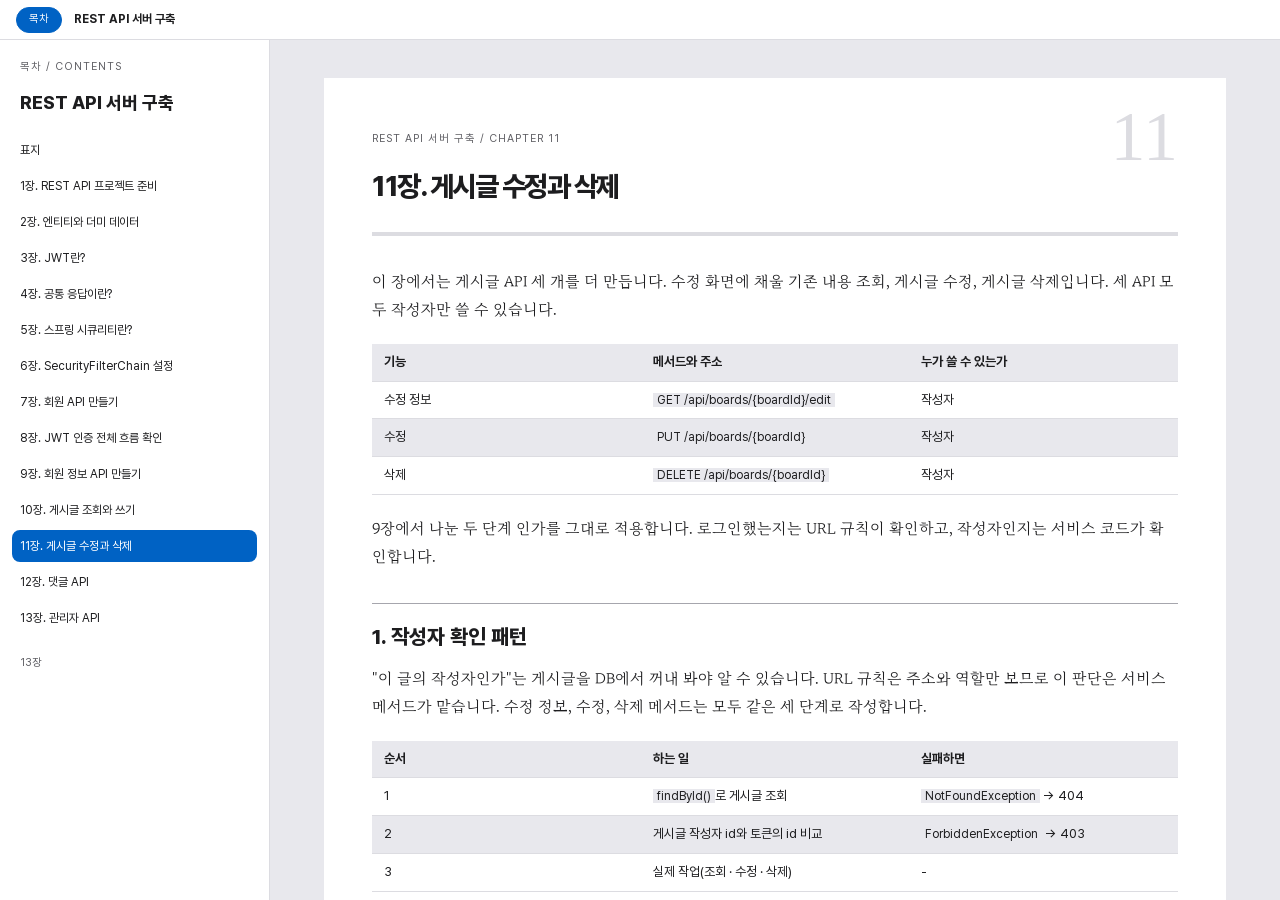
<file: chapters/11.html>
<!doctype html><html lang="ko"><head><meta charset="utf-8"><meta http-equiv="Content-Security-Policy" content="default-src 'none'; img-src 'self' data: blob:; font-src 'self'; style-src 'self' 'unsafe-inline'; script-src 'self' 'unsafe-inline'"><meta name="viewport" content="width=device-width,initial-scale=1"><title>REST API 서버 구축</title><link rel="stylesheet" href="../assets/book-a89ae88501600a40.css"></head><body><div class="reader" data-toc="open"><header class="book-bar"><button type="button" class="toc-toggle" aria-expanded="true" aria-controls="toc">목차</button><span class="book-bar__title">REST API 서버 구축</span></header><aside class="toc" id="toc"><p class="caption">목차 / CONTENTS</p><div class="toc-title">REST API 서버 구축</div><a href="../index.html" data-chapter="0" title="표지" aria-current="false">표지</a><a href="01.html" data-chapter="1" title="1장. REST API 프로젝트 준비" aria-current="false">1장. REST API 프로젝트 준비</a><a href="02.html" data-chapter="2" title="2장. 엔티티와 더미 데이터" aria-current="false">2장. 엔티티와 더미 데이터</a><a href="03.html" data-chapter="3" title="3장. JWT란?" aria-current="false">3장. JWT란?</a><a href="04.html" data-chapter="4" title="4장. 공통 응답이란?" aria-current="false">4장. 공통 응답이란?</a><a href="05.html" data-chapter="5" title="5장. 스프링 시큐리티란?" aria-current="false">5장. 스프링 시큐리티란?</a><a href="06.html" data-chapter="6" title="6장. SecurityFilterChain 설정" aria-current="false">6장. SecurityFilterChain 설정</a><a href="07.html" data-chapter="7" title="7장. 회원 API 만들기" aria-current="false">7장. 회원 API 만들기</a><a href="08.html" data-chapter="8" title="8장. JWT 인증 전체 흐름 확인" aria-current="false">8장. JWT 인증 전체 흐름 확인</a><a href="09.html" data-chapter="9" title="9장. 회원 정보 API 만들기" aria-current="false">9장. 회원 정보 API 만들기</a><a href="10.html" data-chapter="10" title="10장. 게시글 조회와 쓰기" aria-current="false">10장. 게시글 조회와 쓰기</a><a href="11.html" data-chapter="11" title="11장. 게시글 수정과 삭제" aria-current="true">11장. 게시글 수정과 삭제</a><a href="12.html" data-chapter="12" title="12장. 댓글 API" aria-current="false">12장. 댓글 API</a><a href="13.html" data-chapter="13" title="13장. 관리자 API" aria-current="false">13장. 관리자 API</a><footer>13장</footer></aside><main class="reading"><section class="chapter" id="chapter-11"><div class="eyebrow">REST API 서버 구축 / CHAPTER 11</div><span class="chapter-num" aria-hidden="true">11</span><h2>11장. 게시글 수정과 삭제</h2><p>이 장에서는 게시글 API 세 개를 더 만듭니다. 수정 화면에 채울 기존 내용 조회, 게시글 수정, 게시글 삭제입니다. 세 API 모두 작성자만 쓸 수 있습니다.</p>
<table><thead><tr><th>기능</th><th>메서드와 주소</th><th>누가 쓸 수 있는가</th></tr></thead><tbody><tr><td>수정 정보</td><td><code>GET /api/boards/{boardId}/edit</code></td><td>작성자</td></tr><tr><td>수정</td><td><code>PUT /api/boards/{boardId}</code></td><td>작성자</td></tr><tr><td>삭제</td><td><code>DELETE /api/boards/{boardId}</code></td><td>작성자</td></tr></tbody></table>
<p>9장에서 나눈 두 단계 인가를 그대로 적용합니다. 로그인했는지는 URL 규칙이 확인하고, 작성자인지는 서비스 코드가 확인합니다.</p>
<h3>1. 작성자 확인 패턴</h3>
<p>&quot;이 글의 작성자인가&quot;는 게시글을 DB에서 꺼내 봐야 알 수 있습니다. URL 규칙은 주소와 역할만 보므로 이 판단은 서비스 메서드가 맡습니다. 수정 정보, 수정, 삭제 메서드는 모두 같은 세 단계로 작성합니다.</p>
<table><thead><tr><th>순서</th><th>하는 일</th><th>실패하면</th></tr></thead><tbody><tr><td>1</td><td><code>findById()</code>로 게시글 조회</td><td><code>NotFoundException</code> → 404</td></tr><tr><td>2</td><td>게시글 작성자 id와 토큰의 id 비교</td><td><code>ForbiddenException</code> → 403</td></tr><tr><td>3</td><td>실제 작업(조회 · 수정 · 삭제)</td><td>-</td></tr></tbody></table>
<p><strong>기본 문법</strong></p>
<div class="code-wrap" data-kind="code" data-lang="java"><div class="code-label"><span class="code-label__name">Java</span><div class="code-tools"><span class="copy-result" aria-live="polite"></span><button type="button" class="small copy">복사</button></div></div><div class="code-body"><div class="code-ln" aria-hidden="true">1
2
3
4
5
6
7
8</div><pre><code class="language-java" data-code="Board board = boardRepository.findById(boardId)
        .orElseThrow(() -&gt; new NotFoundException(&quot;게시글을 찾을 수 없습니다&quot;));

if (!board.getUser().getId().equals(sessionUserId)) {
    throw new ForbiddenException(&quot;권한이 없을 때 보낼 메시지&quot;);
}

// 실제 작업"><span class="token class-name">Board</span> board <span class="token operator">=</span> boardRepository<span class="token punctuation">.</span><span class="token function">findById</span><span class="token punctuation">(</span>boardId<span class="token punctuation">)</span>
        <span class="token punctuation">.</span><span class="token function">orElseThrow</span><span class="token punctuation">(</span><span class="token punctuation">(</span><span class="token punctuation">)</span> <span class="token operator">-></span> <span class="token keyword">new</span> <span class="token class-name">NotFoundException</span><span class="token punctuation">(</span><span class="token string">"게시글을 찾을 수 없습니다"</span><span class="token punctuation">)</span><span class="token punctuation">)</span><span class="token punctuation">;</span>

<span class="token keyword">if</span> <span class="token punctuation">(</span><span class="token operator">!</span>board<span class="token punctuation">.</span><span class="token function">getUser</span><span class="token punctuation">(</span><span class="token punctuation">)</span><span class="token punctuation">.</span><span class="token function">getId</span><span class="token punctuation">(</span><span class="token punctuation">)</span><span class="token punctuation">.</span><span class="token function">equals</span><span class="token punctuation">(</span>sessionUserId<span class="token punctuation">)</span><span class="token punctuation">)</span> <span class="token punctuation">{</span>
    <span class="token keyword">throw</span> <span class="token keyword">new</span> <span class="token class-name">ForbiddenException</span><span class="token punctuation">(</span><span class="token string">"권한이 없을 때 보낼 메시지"</span><span class="token punctuation">)</span><span class="token punctuation">;</span>
<span class="token punctuation">}</span>

<span class="token comment">// 실제 작업</span></code></pre></div></div>
<p>있는 글인지를 먼저 확인하고, 작성자인지는 그다음에 확인합니다. 게시글이 없으면 비교할 작성자도 없기 때문입니다. 그래서 없는 글에 요청하면 누가 요청하든 404를 받습니다.</p>
<p>비교할 때는 10장에서처럼 값이 반드시 있는 쪽인 DB의 작성자 id에서 <code>equals()</code>를 호출합니다. 2절의 URL 규칙 덕분에 이 메서드들에 오는 <code>sessionUserId</code>는 null이 아닙니다. 그래도 DB 값 쪽에서 <code>equals()</code>를 부르는 습관을 지키면 규칙이 바뀌어도 <code>NullPointerException</code>이 나지 않습니다.</p>
<p>두 예외는 4장에서 만든 사용자 정의 예외입니다. 서비스는 던지기만 하고, <code>GlobalExceptionHandler</code>가 상태 코드와 메시지를 담은 공통 응답으로 바꿉니다.</p>
<figure class="book-figure" data-type="generated" id="figure-30ffaf7b605f"><div class="figure-scroll"><img src="../assets/img/3d503e185a3d42e7.png" alt="작성자 확인의 세 관문" data-raster="true"/></div><figcaption>작성자 확인의 세 관문</figcaption></figure>
<h3>2. 수정 정보 URL 규칙 추가</h3>
<h4>2.1 permitAll 규칙에 먼저 걸리는 문제</h4>
<p><code>PUT</code>과 <code>DELETE</code> 요청에는 규칙을 새로 쓸 필요가 없습니다. 6장의 <code>GET /api/boards/**</code> 규칙은 GET 요청에만 적용됩니다. 그래서 <code>PUT /api/boards/1</code>과 <code>DELETE /api/boards/1</code>은 아래쪽 <code>/api/**</code> 규칙에 걸려 로그인이 필요합니다.</p>
<p>문제는 <code>GET /api/boards/{boardId}/edit</code>입니다. 이 주소는 수정 화면에 기존 제목과 내용을 채우려고 부르는 조회이므로 작성자만 볼 수 있어야 합니다. 그런데 GET 요청이고 <code>/api/boards/</code>로 시작하므로 <code>GET /api/boards/**</code>의 <code>permitAll()</code>에 먼저 걸립니다. URL 규칙은 위에서부터 처음 맞는 하나만 적용됩니다.</p>
<table><thead><tr><th>규칙 상태</th><th>토큰 없이 <code>GET /api/boards/1/edit</code></th></tr></thead><tbody><tr><td>edit 규칙 없음</td><td><code>permitAll()</code>로 통과 → <code>sessionUser</code>가 null → 컨트롤러의 <code>sessionUser.getId()</code>에서 <code>NullPointerException</code> → 500, &quot;관리자에게 문의하세요&quot;</td></tr><tr><td>edit 규칙을 <code>permitAll()</code> 위에 추가</td><td>필터 단계에서 막힘 → 401, &quot;로그인 후 이용해주세요&quot;</td></tr></tbody></table>
<p>로그인하지 않은 사용자의 요청인데 응답이 401이 아니라 500이면 클라이언트는 서버 고장으로 오해합니다. 그래서 edit 주소의 규칙을 <code>GET /api/boards/**</code>보다 위에 한 줄 추가합니다.</p>
<p><strong>예제 11-1 — 수정 정보 URL 규칙 추가하기</strong></p>
<p><strong>이어서:</strong> 예제 7-4</p>
<p><strong>파일명:</strong> <code>src/main/java/com/newtenco/blog/core/SecurityConfig.java</code></p>
<div class="code-wrap" data-kind="code" data-lang="java"><div class="code-label"><span class="code-label__name">Java</span><div class="code-tools"><span class="copy-result" aria-live="polite"></span><button type="button" class="small copy">복사</button></div></div><div class="code-body"><div class="code-ln" aria-hidden="true">1
2
3
4
5
6
7
8
9
10
11
12
13
14
15
16
17
18
19
20
21
22
23
24
25
26
27
28
29
30
31
32
33
34
35
36
37
38
39
40
41
42
43
44
45
46
47
48
49
50
51
52
53
54
55
56
57
58
59
60
61
62
63
64
65
66
67
68
69
70
71
72
73
74
75
76
77
78
79
80
81
82
83
84
85
86
87
88
89
90
91
92</div><pre><code class="language-java" data-code="package com.newtenco.blog.core;

import com.newtenco.blog.core.filter.JwtAuthorizationFilter;
import com.newtenco.blog.core.util.JwtProvider;
import com.newtenco.blog.core.util.RespFilter;
import lombok.RequiredArgsConstructor;
import org.springframework.beans.factory.annotation.Value;
import org.springframework.context.annotation.Bean;
import org.springframework.context.annotation.Configuration;
import org.springframework.http.HttpMethod;
import org.springframework.security.config.annotation.web.builders.HttpSecurity;
import org.springframework.security.config.http.SessionCreationPolicy;
import org.springframework.security.crypto.bcrypt.BCryptPasswordEncoder;
import org.springframework.security.crypto.password.PasswordEncoder;
import org.springframework.security.web.SecurityFilterChain;
import org.springframework.security.web.authentication.UsernamePasswordAuthenticationFilter;
import org.springframework.web.cors.CorsConfiguration;
import org.springframework.web.cors.CorsConfigurationSource;
import org.springframework.web.cors.UrlBasedCorsConfigurationSource;

import java.util.List;

@RequiredArgsConstructor
@Configuration
public class SecurityConfig {

    private final JwtProvider jwtProvider;

    @Value(&quot;${app.cors.allowed-origins}&quot;)
    private String allowedOrigins;

    // 비밀번호 암호화 도구 (회원가입: encode / 로그인: matches)
    @Bean
    public PasswordEncoder passwordEncoder() {
        return new BCryptPasswordEncoder();
    }

    // CORS: 다른 출처(예: React localhost:5173)에서 오는 요청을 허용한다
    @Bean
    public CorsConfigurationSource corsConfigurationSource() {
        CorsConfiguration config = new CorsConfiguration();
        config.setAllowedOriginPatterns(List.of(allowedOrigins.split(&quot;,&quot;)));
        config.setAllowedMethods(List.of(&quot;GET&quot;, &quot;POST&quot;, &quot;PUT&quot;, &quot;DELETE&quot;, &quot;OPTIONS&quot;));
        config.addAllowedHeader(&quot;*&quot;);
        // JWT 는 쿠키가 아니라 Authorization 헤더로 보내므로 쿠키 동봉은 필요 없다
        config.setAllowCredentials(false);

        UrlBasedCorsConfigurationSource source = new UrlBasedCorsConfigurationSource();
        source.registerCorsConfiguration(&quot;/**&quot;, config);
        return source;
    }

    @Bean
    public SecurityFilterChain filterChain(HttpSecurity http) throws Exception {

        // 1. H2 콘솔은 iframe 으로 동작하므로 같은 출처의 iframe 은 허용
        http.headers(headers -&gt; headers.frameOptions(frame -&gt; frame.sameOrigin()));

        // 2. CORS 적용
        http.cors(cors -&gt; cors.configurationSource(corsConfigurationSource()));

        // 3. 우리가 쓰지 않는 기본 기능 끄기
        http.csrf(csrf -&gt; csrf.disable());           // 쿠키를 쓰지 않으므로 CSRF 위험 없음
        http.formLogin(form -&gt; form.disable());      // 스프링 기본 로그인 화면 끄기
        http.httpBasic(basic -&gt; basic.disable());    // 브라우저 팝업 로그인 끄기

        // 4. 세션을 만들지 않는다 (JWT = Stateless)
        http.sessionManagement(session -&gt; session.sessionCreationPolicy(SessionCreationPolicy.STATELESS));

        // 5. 우리가 만든 JWT 필터를 UsernamePasswordAuthenticationFilter 앞에 끼워 넣는다
        http.addFilterBefore(new JwtAuthorizationFilter(jwtProvider), UsernamePasswordAuthenticationFilter.class);

        // 6. 인증(401) / 권한(403) 실패 시 JSON 으로 응답
        http.exceptionHandling(ex -&gt; ex
                .authenticationEntryPoint((req, res, e) -&gt; RespFilter.fail(res, 401, &quot;로그인 후 이용해주세요&quot;))
                .accessDeniedHandler((req, res, e) -&gt; RespFilter.fail(res, 403, &quot;권한이 없습니다&quot;)));

        // 7. URL 별 접근 규칙 (위에서부터 먼저 맞는 규칙이 적용된다)
        http.authorizeHttpRequests(auth -&gt; auth
                .requestMatchers(HttpMethod.OPTIONS, &quot;/**&quot;).permitAll()                // CORS 사전 요청
                .requestMatchers(&quot;/join&quot;, &quot;/login&quot;, &quot;/check-username&quot;).permitAll()     // 회원가입, 로그인, 중복체크
                .requestMatchers(&quot;/h2-console/**&quot;).permitAll()                         // H2 콘솔
                .requestMatchers(&quot;/api/admin/**&quot;).hasRole(&quot;ADMIN&quot;)                     // 관리자 전용
                .requestMatchers(HttpMethod.GET, &quot;/api/boards/*/edit&quot;).hasAnyRole(&quot;USER&quot;, &quot;ADMIN&quot;) // 수정 정보는 로그인 필요
                .requestMatchers(HttpMethod.GET, &quot;/api/boards/**&quot;).permitAll()         // 글 목록/상세는 누구나
                .requestMatchers(&quot;/api/**&quot;).hasAnyRole(&quot;USER&quot;, &quot;ADMIN&quot;)               // 나머지 API 는 로그인 필요
                .anyRequest().denyAll()                                                // 그 외 주소는 모두 차단
        );

        return http.build();
    }
}"><span class="token keyword">package</span> <span class="token namespace">com<span class="token punctuation">.</span>newtenco<span class="token punctuation">.</span>blog<span class="token punctuation">.</span>core</span><span class="token punctuation">;</span>

<span class="token keyword">import</span> <span class="token import"><span class="token namespace">com<span class="token punctuation">.</span>newtenco<span class="token punctuation">.</span>blog<span class="token punctuation">.</span>core<span class="token punctuation">.</span>filter<span class="token punctuation">.</span></span><span class="token class-name">JwtAuthorizationFilter</span></span><span class="token punctuation">;</span>
<span class="token keyword">import</span> <span class="token import"><span class="token namespace">com<span class="token punctuation">.</span>newtenco<span class="token punctuation">.</span>blog<span class="token punctuation">.</span>core<span class="token punctuation">.</span>util<span class="token punctuation">.</span></span><span class="token class-name">JwtProvider</span></span><span class="token punctuation">;</span>
<span class="token keyword">import</span> <span class="token import"><span class="token namespace">com<span class="token punctuation">.</span>newtenco<span class="token punctuation">.</span>blog<span class="token punctuation">.</span>core<span class="token punctuation">.</span>util<span class="token punctuation">.</span></span><span class="token class-name">RespFilter</span></span><span class="token punctuation">;</span>
<span class="token keyword">import</span> <span class="token import"><span class="token namespace">lombok<span class="token punctuation">.</span></span><span class="token class-name">RequiredArgsConstructor</span></span><span class="token punctuation">;</span>
<span class="token keyword">import</span> <span class="token import"><span class="token namespace">org<span class="token punctuation">.</span>springframework<span class="token punctuation">.</span>beans<span class="token punctuation">.</span>factory<span class="token punctuation">.</span>annotation<span class="token punctuation">.</span></span><span class="token class-name">Value</span></span><span class="token punctuation">;</span>
<span class="token keyword">import</span> <span class="token import"><span class="token namespace">org<span class="token punctuation">.</span>springframework<span class="token punctuation">.</span>context<span class="token punctuation">.</span>annotation<span class="token punctuation">.</span></span><span class="token class-name">Bean</span></span><span class="token punctuation">;</span>
<span class="token keyword">import</span> <span class="token import"><span class="token namespace">org<span class="token punctuation">.</span>springframework<span class="token punctuation">.</span>context<span class="token punctuation">.</span>annotation<span class="token punctuation">.</span></span><span class="token class-name">Configuration</span></span><span class="token punctuation">;</span>
<span class="token keyword">import</span> <span class="token import"><span class="token namespace">org<span class="token punctuation">.</span>springframework<span class="token punctuation">.</span>http<span class="token punctuation">.</span></span><span class="token class-name">HttpMethod</span></span><span class="token punctuation">;</span>
<span class="token keyword">import</span> <span class="token import"><span class="token namespace">org<span class="token punctuation">.</span>springframework<span class="token punctuation">.</span>security<span class="token punctuation">.</span>config<span class="token punctuation">.</span>annotation<span class="token punctuation">.</span>web<span class="token punctuation">.</span>builders<span class="token punctuation">.</span></span><span class="token class-name">HttpSecurity</span></span><span class="token punctuation">;</span>
<span class="token keyword">import</span> <span class="token import"><span class="token namespace">org<span class="token punctuation">.</span>springframework<span class="token punctuation">.</span>security<span class="token punctuation">.</span>config<span class="token punctuation">.</span>http<span class="token punctuation">.</span></span><span class="token class-name">SessionCreationPolicy</span></span><span class="token punctuation">;</span>
<span class="token keyword">import</span> <span class="token import"><span class="token namespace">org<span class="token punctuation">.</span>springframework<span class="token punctuation">.</span>security<span class="token punctuation">.</span>crypto<span class="token punctuation">.</span>bcrypt<span class="token punctuation">.</span></span><span class="token class-name">BCryptPasswordEncoder</span></span><span class="token punctuation">;</span>
<span class="token keyword">import</span> <span class="token import"><span class="token namespace">org<span class="token punctuation">.</span>springframework<span class="token punctuation">.</span>security<span class="token punctuation">.</span>crypto<span class="token punctuation">.</span>password<span class="token punctuation">.</span></span><span class="token class-name">PasswordEncoder</span></span><span class="token punctuation">;</span>
<span class="token keyword">import</span> <span class="token import"><span class="token namespace">org<span class="token punctuation">.</span>springframework<span class="token punctuation">.</span>security<span class="token punctuation">.</span>web<span class="token punctuation">.</span></span><span class="token class-name">SecurityFilterChain</span></span><span class="token punctuation">;</span>
<span class="token keyword">import</span> <span class="token import"><span class="token namespace">org<span class="token punctuation">.</span>springframework<span class="token punctuation">.</span>security<span class="token punctuation">.</span>web<span class="token punctuation">.</span>authentication<span class="token punctuation">.</span></span><span class="token class-name">UsernamePasswordAuthenticationFilter</span></span><span class="token punctuation">;</span>
<span class="token keyword">import</span> <span class="token import"><span class="token namespace">org<span class="token punctuation">.</span>springframework<span class="token punctuation">.</span>web<span class="token punctuation">.</span>cors<span class="token punctuation">.</span></span><span class="token class-name">CorsConfiguration</span></span><span class="token punctuation">;</span>
<span class="token keyword">import</span> <span class="token import"><span class="token namespace">org<span class="token punctuation">.</span>springframework<span class="token punctuation">.</span>web<span class="token punctuation">.</span>cors<span class="token punctuation">.</span></span><span class="token class-name">CorsConfigurationSource</span></span><span class="token punctuation">;</span>
<span class="token keyword">import</span> <span class="token import"><span class="token namespace">org<span class="token punctuation">.</span>springframework<span class="token punctuation">.</span>web<span class="token punctuation">.</span>cors<span class="token punctuation">.</span></span><span class="token class-name">UrlBasedCorsConfigurationSource</span></span><span class="token punctuation">;</span>

<span class="token keyword">import</span> <span class="token import"><span class="token namespace">java<span class="token punctuation">.</span>util<span class="token punctuation">.</span></span><span class="token class-name">List</span></span><span class="token punctuation">;</span>

<span class="token annotation punctuation">@RequiredArgsConstructor</span>
<span class="token annotation punctuation">@Configuration</span>
<span class="token keyword">public</span> <span class="token keyword">class</span> <span class="token class-name">SecurityConfig</span> <span class="token punctuation">{</span>

    <span class="token keyword">private</span> <span class="token keyword">final</span> <span class="token class-name">JwtProvider</span> jwtProvider<span class="token punctuation">;</span>

    <span class="token annotation punctuation">@Value</span><span class="token punctuation">(</span><span class="token string">"${app.cors.allowed-origins}"</span><span class="token punctuation">)</span>
    <span class="token keyword">private</span> <span class="token class-name">String</span> allowedOrigins<span class="token punctuation">;</span>

    <span class="token comment">// 비밀번호 암호화 도구 (회원가입: encode / 로그인: matches)</span>
    <span class="token annotation punctuation">@Bean</span>
    <span class="token keyword">public</span> <span class="token class-name">PasswordEncoder</span> <span class="token function">passwordEncoder</span><span class="token punctuation">(</span><span class="token punctuation">)</span> <span class="token punctuation">{</span>
        <span class="token keyword">return</span> <span class="token keyword">new</span> <span class="token class-name">BCryptPasswordEncoder</span><span class="token punctuation">(</span><span class="token punctuation">)</span><span class="token punctuation">;</span>
    <span class="token punctuation">}</span>

    <span class="token comment">// CORS: 다른 출처(예: React localhost:5173)에서 오는 요청을 허용한다</span>
    <span class="token annotation punctuation">@Bean</span>
    <span class="token keyword">public</span> <span class="token class-name">CorsConfigurationSource</span> <span class="token function">corsConfigurationSource</span><span class="token punctuation">(</span><span class="token punctuation">)</span> <span class="token punctuation">{</span>
        <span class="token class-name">CorsConfiguration</span> config <span class="token operator">=</span> <span class="token keyword">new</span> <span class="token class-name">CorsConfiguration</span><span class="token punctuation">(</span><span class="token punctuation">)</span><span class="token punctuation">;</span>
        config<span class="token punctuation">.</span><span class="token function">setAllowedOriginPatterns</span><span class="token punctuation">(</span><span class="token class-name">List</span><span class="token punctuation">.</span><span class="token function">of</span><span class="token punctuation">(</span>allowedOrigins<span class="token punctuation">.</span><span class="token function">split</span><span class="token punctuation">(</span><span class="token string">","</span><span class="token punctuation">)</span><span class="token punctuation">)</span><span class="token punctuation">)</span><span class="token punctuation">;</span>
        config<span class="token punctuation">.</span><span class="token function">setAllowedMethods</span><span class="token punctuation">(</span><span class="token class-name">List</span><span class="token punctuation">.</span><span class="token function">of</span><span class="token punctuation">(</span><span class="token string">"GET"</span><span class="token punctuation">,</span> <span class="token string">"POST"</span><span class="token punctuation">,</span> <span class="token string">"PUT"</span><span class="token punctuation">,</span> <span class="token string">"DELETE"</span><span class="token punctuation">,</span> <span class="token string">"OPTIONS"</span><span class="token punctuation">)</span><span class="token punctuation">)</span><span class="token punctuation">;</span>
        config<span class="token punctuation">.</span><span class="token function">addAllowedHeader</span><span class="token punctuation">(</span><span class="token string">"*"</span><span class="token punctuation">)</span><span class="token punctuation">;</span>
        <span class="token comment">// JWT 는 쿠키가 아니라 Authorization 헤더로 보내므로 쿠키 동봉은 필요 없다</span>
        config<span class="token punctuation">.</span><span class="token function">setAllowCredentials</span><span class="token punctuation">(</span><span class="token boolean">false</span><span class="token punctuation">)</span><span class="token punctuation">;</span>

        <span class="token class-name">UrlBasedCorsConfigurationSource</span> source <span class="token operator">=</span> <span class="token keyword">new</span> <span class="token class-name">UrlBasedCorsConfigurationSource</span><span class="token punctuation">(</span><span class="token punctuation">)</span><span class="token punctuation">;</span>
        source<span class="token punctuation">.</span><span class="token function">registerCorsConfiguration</span><span class="token punctuation">(</span><span class="token string">"/**"</span><span class="token punctuation">,</span> config<span class="token punctuation">)</span><span class="token punctuation">;</span>
        <span class="token keyword">return</span> source<span class="token punctuation">;</span>
    <span class="token punctuation">}</span>

    <span class="token annotation punctuation">@Bean</span>
    <span class="token keyword">public</span> <span class="token class-name">SecurityFilterChain</span> <span class="token function">filterChain</span><span class="token punctuation">(</span><span class="token class-name">HttpSecurity</span> http<span class="token punctuation">)</span> <span class="token keyword">throws</span> <span class="token class-name">Exception</span> <span class="token punctuation">{</span>

        <span class="token comment">// 1. H2 콘솔은 iframe 으로 동작하므로 같은 출처의 iframe 은 허용</span>
        http<span class="token punctuation">.</span><span class="token function">headers</span><span class="token punctuation">(</span>headers <span class="token operator">-></span> headers<span class="token punctuation">.</span><span class="token function">frameOptions</span><span class="token punctuation">(</span>frame <span class="token operator">-></span> frame<span class="token punctuation">.</span><span class="token function">sameOrigin</span><span class="token punctuation">(</span><span class="token punctuation">)</span><span class="token punctuation">)</span><span class="token punctuation">)</span><span class="token punctuation">;</span>

        <span class="token comment">// 2. CORS 적용</span>
        http<span class="token punctuation">.</span><span class="token function">cors</span><span class="token punctuation">(</span>cors <span class="token operator">-></span> cors<span class="token punctuation">.</span><span class="token function">configurationSource</span><span class="token punctuation">(</span><span class="token function">corsConfigurationSource</span><span class="token punctuation">(</span><span class="token punctuation">)</span><span class="token punctuation">)</span><span class="token punctuation">)</span><span class="token punctuation">;</span>

        <span class="token comment">// 3. 우리가 쓰지 않는 기본 기능 끄기</span>
        http<span class="token punctuation">.</span><span class="token function">csrf</span><span class="token punctuation">(</span>csrf <span class="token operator">-></span> csrf<span class="token punctuation">.</span><span class="token function">disable</span><span class="token punctuation">(</span><span class="token punctuation">)</span><span class="token punctuation">)</span><span class="token punctuation">;</span>           <span class="token comment">// 쿠키를 쓰지 않으므로 CSRF 위험 없음</span>
        http<span class="token punctuation">.</span><span class="token function">formLogin</span><span class="token punctuation">(</span>form <span class="token operator">-></span> form<span class="token punctuation">.</span><span class="token function">disable</span><span class="token punctuation">(</span><span class="token punctuation">)</span><span class="token punctuation">)</span><span class="token punctuation">;</span>      <span class="token comment">// 스프링 기본 로그인 화면 끄기</span>
        http<span class="token punctuation">.</span><span class="token function">httpBasic</span><span class="token punctuation">(</span>basic <span class="token operator">-></span> basic<span class="token punctuation">.</span><span class="token function">disable</span><span class="token punctuation">(</span><span class="token punctuation">)</span><span class="token punctuation">)</span><span class="token punctuation">;</span>    <span class="token comment">// 브라우저 팝업 로그인 끄기</span>

        <span class="token comment">// 4. 세션을 만들지 않는다 (JWT = Stateless)</span>
        http<span class="token punctuation">.</span><span class="token function">sessionManagement</span><span class="token punctuation">(</span>session <span class="token operator">-></span> session<span class="token punctuation">.</span><span class="token function">sessionCreationPolicy</span><span class="token punctuation">(</span><span class="token class-name">SessionCreationPolicy</span><span class="token punctuation">.</span><span class="token constant">STATELESS</span><span class="token punctuation">)</span><span class="token punctuation">)</span><span class="token punctuation">;</span>

        <span class="token comment">// 5. 우리가 만든 JWT 필터를 UsernamePasswordAuthenticationFilter 앞에 끼워 넣는다</span>
        http<span class="token punctuation">.</span><span class="token function">addFilterBefore</span><span class="token punctuation">(</span><span class="token keyword">new</span> <span class="token class-name">JwtAuthorizationFilter</span><span class="token punctuation">(</span>jwtProvider<span class="token punctuation">)</span><span class="token punctuation">,</span> <span class="token class-name">UsernamePasswordAuthenticationFilter</span><span class="token punctuation">.</span><span class="token keyword">class</span><span class="token punctuation">)</span><span class="token punctuation">;</span>

        <span class="token comment">// 6. 인증(401) / 권한(403) 실패 시 JSON 으로 응답</span>
        http<span class="token punctuation">.</span><span class="token function">exceptionHandling</span><span class="token punctuation">(</span>ex <span class="token operator">-></span> ex
                <span class="token punctuation">.</span><span class="token function">authenticationEntryPoint</span><span class="token punctuation">(</span><span class="token punctuation">(</span>req<span class="token punctuation">,</span> res<span class="token punctuation">,</span> e<span class="token punctuation">)</span> <span class="token operator">-></span> <span class="token class-name">RespFilter</span><span class="token punctuation">.</span><span class="token function">fail</span><span class="token punctuation">(</span>res<span class="token punctuation">,</span> <span class="token number">401</span><span class="token punctuation">,</span> <span class="token string">"로그인 후 이용해주세요"</span><span class="token punctuation">)</span><span class="token punctuation">)</span>
                <span class="token punctuation">.</span><span class="token function">accessDeniedHandler</span><span class="token punctuation">(</span><span class="token punctuation">(</span>req<span class="token punctuation">,</span> res<span class="token punctuation">,</span> e<span class="token punctuation">)</span> <span class="token operator">-></span> <span class="token class-name">RespFilter</span><span class="token punctuation">.</span><span class="token function">fail</span><span class="token punctuation">(</span>res<span class="token punctuation">,</span> <span class="token number">403</span><span class="token punctuation">,</span> <span class="token string">"권한이 없습니다"</span><span class="token punctuation">)</span><span class="token punctuation">)</span><span class="token punctuation">)</span><span class="token punctuation">;</span>

        <span class="token comment">// 7. URL 별 접근 규칙 (위에서부터 먼저 맞는 규칙이 적용된다)</span>
        http<span class="token punctuation">.</span><span class="token function">authorizeHttpRequests</span><span class="token punctuation">(</span>auth <span class="token operator">-></span> auth
                <span class="token punctuation">.</span><span class="token function">requestMatchers</span><span class="token punctuation">(</span><span class="token class-name">HttpMethod</span><span class="token punctuation">.</span><span class="token constant">OPTIONS</span><span class="token punctuation">,</span> <span class="token string">"/**"</span><span class="token punctuation">)</span><span class="token punctuation">.</span><span class="token function">permitAll</span><span class="token punctuation">(</span><span class="token punctuation">)</span>                <span class="token comment">// CORS 사전 요청</span>
                <span class="token punctuation">.</span><span class="token function">requestMatchers</span><span class="token punctuation">(</span><span class="token string">"/join"</span><span class="token punctuation">,</span> <span class="token string">"/login"</span><span class="token punctuation">,</span> <span class="token string">"/check-username"</span><span class="token punctuation">)</span><span class="token punctuation">.</span><span class="token function">permitAll</span><span class="token punctuation">(</span><span class="token punctuation">)</span>     <span class="token comment">// 회원가입, 로그인, 중복체크</span>
                <span class="token punctuation">.</span><span class="token function">requestMatchers</span><span class="token punctuation">(</span><span class="token string">"/h2-console/**"</span><span class="token punctuation">)</span><span class="token punctuation">.</span><span class="token function">permitAll</span><span class="token punctuation">(</span><span class="token punctuation">)</span>                         <span class="token comment">// H2 콘솔</span>
                <span class="token punctuation">.</span><span class="token function">requestMatchers</span><span class="token punctuation">(</span><span class="token string">"/api/admin/**"</span><span class="token punctuation">)</span><span class="token punctuation">.</span><span class="token function">hasRole</span><span class="token punctuation">(</span><span class="token string">"ADMIN"</span><span class="token punctuation">)</span>                     <span class="token comment">// 관리자 전용</span>
                <span class="token punctuation">.</span><span class="token function">requestMatchers</span><span class="token punctuation">(</span><span class="token class-name">HttpMethod</span><span class="token punctuation">.</span><span class="token constant">GET</span><span class="token punctuation">,</span> <span class="token string">"/api/boards/*/edit"</span><span class="token punctuation">)</span><span class="token punctuation">.</span><span class="token function">hasAnyRole</span><span class="token punctuation">(</span><span class="token string">"USER"</span><span class="token punctuation">,</span> <span class="token string">"ADMIN"</span><span class="token punctuation">)</span> <span class="token comment">// 수정 정보는 로그인 필요</span>
                <span class="token punctuation">.</span><span class="token function">requestMatchers</span><span class="token punctuation">(</span><span class="token class-name">HttpMethod</span><span class="token punctuation">.</span><span class="token constant">GET</span><span class="token punctuation">,</span> <span class="token string">"/api/boards/**"</span><span class="token punctuation">)</span><span class="token punctuation">.</span><span class="token function">permitAll</span><span class="token punctuation">(</span><span class="token punctuation">)</span>         <span class="token comment">// 글 목록/상세는 누구나</span>
                <span class="token punctuation">.</span><span class="token function">requestMatchers</span><span class="token punctuation">(</span><span class="token string">"/api/**"</span><span class="token punctuation">)</span><span class="token punctuation">.</span><span class="token function">hasAnyRole</span><span class="token punctuation">(</span><span class="token string">"USER"</span><span class="token punctuation">,</span> <span class="token string">"ADMIN"</span><span class="token punctuation">)</span>               <span class="token comment">// 나머지 API 는 로그인 필요</span>
                <span class="token punctuation">.</span><span class="token function">anyRequest</span><span class="token punctuation">(</span><span class="token punctuation">)</span><span class="token punctuation">.</span><span class="token function">denyAll</span><span class="token punctuation">(</span><span class="token punctuation">)</span>                                                <span class="token comment">// 그 외 주소는 모두 차단</span>
        <span class="token punctuation">)</span><span class="token punctuation">;</span>

        <span class="token keyword">return</span> http<span class="token punctuation">.</span><span class="token function">build</span><span class="token punctuation">(</span><span class="token punctuation">)</span><span class="token punctuation">;</span>
    <span class="token punctuation">}</span>
<span class="token punctuation">}</span></code></pre></div></div>
<p><strong>실행 결과</strong></p>
<p>서버를 다시 실행하면 오류 없이 시작됩니다. edit 주소를 처리할 컨트롤러는 3절에서 만들므로, 규칙의 효과는 4절에서 확인합니다.</p>
<p>바뀐 곳은 7번 규칙의 <code>/api/boards/*/edit</code> 한 줄입니다. 이 규칙은 로그인 여부만 확인합니다. ADMIN 역할이 있는 cos도 이 규칙은 통과하지만, 남의 글이면 서비스의 작성자 확인에서 403을 받습니다.</p>
<h4>2.2 *와 ** 패턴</h4>
<p>두 규칙은 와일드카드가 <code>*</code>와 <code>**</code>로 다르고, 그래서 맞는 주소의 범위도 크게 다릅니다. <code>*</code>는 경로 한 칸(슬래시 사이 한 구간)에 맞고, <code>**</code>는 남은 경로 0칸 이상에 맞습니다.</p>
<table><thead><tr><th>패턴</th><th>맞는 주소</th><th>맞지 않는 주소</th></tr></thead><tbody><tr><td><code>/api/boards/*/edit</code></td><td><code>/api/boards/1/edit</code>, <code>/api/boards/abc/edit</code></td><td><code>/api/boards/1/2/edit</code>, <code>/api/boards/edit</code></td></tr><tr><td><code>/api/boards/**</code></td><td><code>/api/boards</code>, <code>/api/boards/1</code>, <code>/api/boards/1/edit</code></td><td><code>/api/replies</code></td></tr></tbody></table>
<p><code>/api/boards/**</code>는 edit 주소까지 포함하는 넓은 규칙입니다. 그래서 좁은 규칙인 <code>/api/boards/*/edit</code>를 위에 둬야 합니다. 규칙은 좁은 것에서 넓은 것 순서로 적는다고 기억하면 됩니다.</p>
<p><code>*</code>는 그 칸의 글자가 숫자인지 따지지 않습니다. <code>/api/boards/abc/edit</code>도 이 규칙에 맞으므로 토큰이 있으면 통과합니다. 그 뒤 컨트롤러가 <code>abc</code>를 <code>Integer</code>로 바꾸지 못해 9장에서 만든 경로 변수 타입 불일치 처리기가 400으로 응답합니다.</p>
<p>스프링 시큐리티 7의 <code>requestMatchers()</code>는 스프링의 경로 패턴 문법을 따릅니다. 이 문법에서는 <code>**</code>를 패턴 끝에만 쓸 수 있습니다. <code>/api/**/edit</code>처럼 <code>**</code>를 중간에 넣으면 패턴을 해석하지 못해 서버가 시작되지 않습니다[확인 필요: Spring Framework 7의 PathPattern에서 <code>**</code> 위치 규칙이 바뀌었는지 확인].</p>
<h3>3. 수정·삭제 서비스와 컨트롤러</h3>
<h4>3.1 수정 정보·수정·삭제 메서드</h4>
<p>수정 요청 본문을 받을 <code>UpdateDTO</code>를 <code>BoardRequest</code>에 추가합니다. 서비스에는 1절의 패턴으로 메서드 세 개를 추가하고, 컨트롤러에는 각 메서드를 부를 주소 세 개를 추가합니다.</p>
<p><strong>예제 11-2 — 게시글 수정·삭제 API 만들기</strong></p>
<p><strong>이어서:</strong> 예제 11-1</p>
<p><strong>파일명:</strong> <code>src/main/java/com/newtenco/blog/board/BoardRequest.java</code></p>
<div class="code-wrap" data-kind="code" data-lang="java"><div class="code-label"><span class="code-label__name">Java</span><div class="code-tools"><span class="copy-result" aria-live="polite"></span><button type="button" class="small copy">복사</button></div></div><div class="code-body"><div class="code-ln" aria-hidden="true">1
2
3
4
5
6
7
8
9
10
11
12
13
14
15
16
17
18
19
20
21
22
23
24
25
26
27
28
29
30
31
32
33
34
35
36
37
38</div><pre><code class="language-java" data-code="package com.newtenco.blog.board;

import com.newtenco.blog.user.User;
import jakarta.validation.constraints.NotBlank;
import jakarta.validation.constraints.Size;

public class BoardRequest {

    // 게시글 쓰기: {&quot;title&quot;:&quot;제목&quot;,&quot;content&quot;:&quot;내용&quot;}
    public record SaveDTO(
            @NotBlank(message = &quot;제목을 입력해주세요&quot;)
            @Size(max = 100, message = &quot;제목은 100자 이하로 입력해주세요&quot;)
            String title,

            @NotBlank(message = &quot;내용을 입력해주세요&quot;)
            @Size(max = 1000, message = &quot;내용은 1000자 이하로 입력해주세요&quot;)
            String content) {

        public Board toEntity(User user) {
            return Board.builder()
                    .title(title)
                    .content(content)
                    .user(user)
                    .build();
        }
    }

    // 게시글 수정: {&quot;title&quot;:&quot;수정 제목&quot;,&quot;content&quot;:&quot;수정 내용&quot;}
    public record UpdateDTO(
            @NotBlank(message = &quot;제목을 입력해주세요&quot;)
            @Size(max = 100, message = &quot;제목은 100자 이하로 입력해주세요&quot;)
            String title,

            @NotBlank(message = &quot;내용을 입력해주세요&quot;)
            @Size(max = 1000, message = &quot;내용은 1000자 이하로 입력해주세요&quot;)
            String content) {
    }
}"><span class="token keyword">package</span> <span class="token namespace">com<span class="token punctuation">.</span>newtenco<span class="token punctuation">.</span>blog<span class="token punctuation">.</span>board</span><span class="token punctuation">;</span>

<span class="token keyword">import</span> <span class="token import"><span class="token namespace">com<span class="token punctuation">.</span>newtenco<span class="token punctuation">.</span>blog<span class="token punctuation">.</span>user<span class="token punctuation">.</span></span><span class="token class-name">User</span></span><span class="token punctuation">;</span>
<span class="token keyword">import</span> <span class="token import"><span class="token namespace">jakarta<span class="token punctuation">.</span>validation<span class="token punctuation">.</span>constraints<span class="token punctuation">.</span></span><span class="token class-name">NotBlank</span></span><span class="token punctuation">;</span>
<span class="token keyword">import</span> <span class="token import"><span class="token namespace">jakarta<span class="token punctuation">.</span>validation<span class="token punctuation">.</span>constraints<span class="token punctuation">.</span></span><span class="token class-name">Size</span></span><span class="token punctuation">;</span>

<span class="token keyword">public</span> <span class="token keyword">class</span> <span class="token class-name">BoardRequest</span> <span class="token punctuation">{</span>

    <span class="token comment">// 게시글 쓰기: {"title":"제목","content":"내용"}</span>
    <span class="token keyword">public</span> <span class="token keyword">record</span> <span class="token class-name">SaveDTO</span><span class="token punctuation">(</span>
            <span class="token annotation punctuation">@NotBlank</span><span class="token punctuation">(</span>message <span class="token operator">=</span> <span class="token string">"제목을 입력해주세요"</span><span class="token punctuation">)</span>
            <span class="token annotation punctuation">@Size</span><span class="token punctuation">(</span>max <span class="token operator">=</span> <span class="token number">100</span><span class="token punctuation">,</span> message <span class="token operator">=</span> <span class="token string">"제목은 100자 이하로 입력해주세요"</span><span class="token punctuation">)</span>
            <span class="token class-name">String</span> title<span class="token punctuation">,</span>

            <span class="token annotation punctuation">@NotBlank</span><span class="token punctuation">(</span>message <span class="token operator">=</span> <span class="token string">"내용을 입력해주세요"</span><span class="token punctuation">)</span>
            <span class="token annotation punctuation">@Size</span><span class="token punctuation">(</span>max <span class="token operator">=</span> <span class="token number">1000</span><span class="token punctuation">,</span> message <span class="token operator">=</span> <span class="token string">"내용은 1000자 이하로 입력해주세요"</span><span class="token punctuation">)</span>
            <span class="token class-name">String</span> content<span class="token punctuation">)</span> <span class="token punctuation">{</span>

        <span class="token keyword">public</span> <span class="token class-name">Board</span> <span class="token function">toEntity</span><span class="token punctuation">(</span><span class="token class-name">User</span> user<span class="token punctuation">)</span> <span class="token punctuation">{</span>
            <span class="token keyword">return</span> <span class="token class-name">Board</span><span class="token punctuation">.</span><span class="token function">builder</span><span class="token punctuation">(</span><span class="token punctuation">)</span>
                    <span class="token punctuation">.</span><span class="token function">title</span><span class="token punctuation">(</span>title<span class="token punctuation">)</span>
                    <span class="token punctuation">.</span><span class="token function">content</span><span class="token punctuation">(</span>content<span class="token punctuation">)</span>
                    <span class="token punctuation">.</span><span class="token function">user</span><span class="token punctuation">(</span>user<span class="token punctuation">)</span>
                    <span class="token punctuation">.</span><span class="token function">build</span><span class="token punctuation">(</span><span class="token punctuation">)</span><span class="token punctuation">;</span>
        <span class="token punctuation">}</span>
    <span class="token punctuation">}</span>

    <span class="token comment">// 게시글 수정: {"title":"수정 제목","content":"수정 내용"}</span>
    <span class="token keyword">public</span> <span class="token keyword">record</span> <span class="token class-name">UpdateDTO</span><span class="token punctuation">(</span>
            <span class="token annotation punctuation">@NotBlank</span><span class="token punctuation">(</span>message <span class="token operator">=</span> <span class="token string">"제목을 입력해주세요"</span><span class="token punctuation">)</span>
            <span class="token annotation punctuation">@Size</span><span class="token punctuation">(</span>max <span class="token operator">=</span> <span class="token number">100</span><span class="token punctuation">,</span> message <span class="token operator">=</span> <span class="token string">"제목은 100자 이하로 입력해주세요"</span><span class="token punctuation">)</span>
            <span class="token class-name">String</span> title<span class="token punctuation">,</span>

            <span class="token annotation punctuation">@NotBlank</span><span class="token punctuation">(</span>message <span class="token operator">=</span> <span class="token string">"내용을 입력해주세요"</span><span class="token punctuation">)</span>
            <span class="token annotation punctuation">@Size</span><span class="token punctuation">(</span>max <span class="token operator">=</span> <span class="token number">1000</span><span class="token punctuation">,</span> message <span class="token operator">=</span> <span class="token string">"내용은 1000자 이하로 입력해주세요"</span><span class="token punctuation">)</span>
            <span class="token class-name">String</span> content<span class="token punctuation">)</span> <span class="token punctuation">{</span>
    <span class="token punctuation">}</span>
<span class="token punctuation">}</span></code></pre></div></div>
<p><strong>파일명:</strong> <code>src/main/java/com/newtenco/blog/board/BoardService.java</code></p>
<div class="code-wrap" data-kind="code" data-lang="java"><div class="code-label"><span class="code-label__name">Java</span><div class="code-tools"><span class="copy-result" aria-live="polite"></span><button type="button" class="small copy">복사</button></div></div><div class="code-body"><div class="code-ln" aria-hidden="true">1
2
3
4
5
6
7
8
9
10
11
12
13
14
15
16
17
18
19
20
21
22
23
24
25
26
27
28
29
30
31
32
33
34
35
36
37
38
39
40
41
42
43
44
45
46
47
48
49
50
51
52
53
54
55
56
57
58
59
60
61
62
63
64
65
66
67</div><pre><code class="language-java" data-code="package com.newtenco.blog.board;

import com.newtenco.blog.core.handler.errors.ForbiddenException;
import com.newtenco.blog.core.handler.errors.NotFoundException;
import com.newtenco.blog.user.User;
import lombok.RequiredArgsConstructor;
import org.springframework.stereotype.Service;
import org.springframework.transaction.annotation.Transactional;

import java.util.List;

@Transactional(readOnly = true)
@RequiredArgsConstructor
@Service
public class BoardService {

    private final BoardRepository boardRepository;

    public List&lt;BoardResponse.DTO&gt; 게시글목록() {
        return boardRepository.findAllJoinUser().stream()
                .map(BoardResponse.DTO::new)
                .toList();
    }

    @Transactional
    public BoardResponse.DTO 게시글쓰기(BoardRequest.SaveDTO reqDTO, User sessionUser) {
        Board savedBoard = boardRepository.save(reqDTO.toEntity(sessionUser));
        return new BoardResponse.DTO(savedBoard);
    }

    public BoardResponse.DetailDTO 게시글상세(Integer boardId, Integer sessionUserId) {
        Board board = boardRepository.findByIdJoinUserAndReplies(boardId)
                .orElseThrow(() -&gt; new NotFoundException(&quot;게시글을 찾을 수 없습니다&quot;));
        return new BoardResponse.DetailDTO(board, sessionUserId);
    }

    // 수정 화면에 채울 기존 내용 (작성자만)
    public BoardResponse.DTO 게시글수정정보(Integer boardId, Integer sessionUserId) {
        Board board = boardRepository.findById(boardId)
                .orElseThrow(() -&gt; new NotFoundException(&quot;게시글을 찾을 수 없습니다&quot;));
        if (!board.getUser().getId().equals(sessionUserId)) {
            throw new ForbiddenException(&quot;게시글에 접근할 권한이 없습니다&quot;);
        }
        return new BoardResponse.DTO(board);
    }

    @Transactional
    public BoardResponse.DTO 게시글수정(Integer boardId, BoardRequest.UpdateDTO reqDTO, Integer sessionUserId) {
        Board board = boardRepository.findById(boardId)
                .orElseThrow(() -&gt; new NotFoundException(&quot;게시글을 찾을 수 없습니다&quot;));
        if (!board.getUser().getId().equals(sessionUserId)) {
            throw new ForbiddenException(&quot;게시글을 수정할 권한이 없습니다&quot;);
        }
        board.update(reqDTO.title(), reqDTO.content()); // 더티 체킹
        return new BoardResponse.DTO(board);
    }

    @Transactional
    public void 게시글삭제(Integer boardId, Integer sessionUserId) {
        Board board = boardRepository.findById(boardId)
                .orElseThrow(() -&gt; new NotFoundException(&quot;게시글을 찾을 수 없습니다&quot;));
        if (!board.getUser().getId().equals(sessionUserId)) {
            throw new ForbiddenException(&quot;게시글을 삭제할 권한이 없습니다&quot;);
        }
        boardRepository.delete(board); // cascade = REMOVE 로 댓글도 함께 삭제
    }
}"><span class="token keyword">package</span> <span class="token namespace">com<span class="token punctuation">.</span>newtenco<span class="token punctuation">.</span>blog<span class="token punctuation">.</span>board</span><span class="token punctuation">;</span>

<span class="token keyword">import</span> <span class="token import"><span class="token namespace">com<span class="token punctuation">.</span>newtenco<span class="token punctuation">.</span>blog<span class="token punctuation">.</span>core<span class="token punctuation">.</span>handler<span class="token punctuation">.</span>errors<span class="token punctuation">.</span></span><span class="token class-name">ForbiddenException</span></span><span class="token punctuation">;</span>
<span class="token keyword">import</span> <span class="token import"><span class="token namespace">com<span class="token punctuation">.</span>newtenco<span class="token punctuation">.</span>blog<span class="token punctuation">.</span>core<span class="token punctuation">.</span>handler<span class="token punctuation">.</span>errors<span class="token punctuation">.</span></span><span class="token class-name">NotFoundException</span></span><span class="token punctuation">;</span>
<span class="token keyword">import</span> <span class="token import"><span class="token namespace">com<span class="token punctuation">.</span>newtenco<span class="token punctuation">.</span>blog<span class="token punctuation">.</span>user<span class="token punctuation">.</span></span><span class="token class-name">User</span></span><span class="token punctuation">;</span>
<span class="token keyword">import</span> <span class="token import"><span class="token namespace">lombok<span class="token punctuation">.</span></span><span class="token class-name">RequiredArgsConstructor</span></span><span class="token punctuation">;</span>
<span class="token keyword">import</span> <span class="token import"><span class="token namespace">org<span class="token punctuation">.</span>springframework<span class="token punctuation">.</span>stereotype<span class="token punctuation">.</span></span><span class="token class-name">Service</span></span><span class="token punctuation">;</span>
<span class="token keyword">import</span> <span class="token import"><span class="token namespace">org<span class="token punctuation">.</span>springframework<span class="token punctuation">.</span>transaction<span class="token punctuation">.</span>annotation<span class="token punctuation">.</span></span><span class="token class-name">Transactional</span></span><span class="token punctuation">;</span>

<span class="token keyword">import</span> <span class="token import"><span class="token namespace">java<span class="token punctuation">.</span>util<span class="token punctuation">.</span></span><span class="token class-name">List</span></span><span class="token punctuation">;</span>

<span class="token annotation punctuation">@Transactional</span><span class="token punctuation">(</span>readOnly <span class="token operator">=</span> <span class="token boolean">true</span><span class="token punctuation">)</span>
<span class="token annotation punctuation">@RequiredArgsConstructor</span>
<span class="token annotation punctuation">@Service</span>
<span class="token keyword">public</span> <span class="token keyword">class</span> <span class="token class-name">BoardService</span> <span class="token punctuation">{</span>

    <span class="token keyword">private</span> <span class="token keyword">final</span> <span class="token class-name">BoardRepository</span> boardRepository<span class="token punctuation">;</span>

    <span class="token keyword">public</span> <span class="token class-name">List</span><span class="token generics"><span class="token punctuation">&lt;</span><span class="token class-name">BoardResponse</span><span class="token punctuation">.</span>DTO<span class="token punctuation">></span></span> 게시글목록<span class="token punctuation">(</span><span class="token punctuation">)</span> <span class="token punctuation">{</span>
        <span class="token keyword">return</span> boardRepository<span class="token punctuation">.</span><span class="token function">findAllJoinUser</span><span class="token punctuation">(</span><span class="token punctuation">)</span><span class="token punctuation">.</span><span class="token function">stream</span><span class="token punctuation">(</span><span class="token punctuation">)</span>
                <span class="token punctuation">.</span><span class="token function">map</span><span class="token punctuation">(</span><span class="token class-name">BoardResponse</span><span class="token punctuation">.</span><span class="token constant">DTO</span><span class="token operator">::</span><span class="token keyword">new</span><span class="token punctuation">)</span>
                <span class="token punctuation">.</span><span class="token function">toList</span><span class="token punctuation">(</span><span class="token punctuation">)</span><span class="token punctuation">;</span>
    <span class="token punctuation">}</span>

    <span class="token annotation punctuation">@Transactional</span>
    <span class="token keyword">public</span> <span class="token class-name">BoardResponse</span><span class="token punctuation">.</span><span class="token constant">DTO</span> 게시글쓰기<span class="token punctuation">(</span><span class="token class-name">BoardRequest<span class="token punctuation">.</span>SaveDTO</span> reqDTO<span class="token punctuation">,</span> <span class="token class-name">User</span> sessionUser<span class="token punctuation">)</span> <span class="token punctuation">{</span>
        <span class="token class-name">Board</span> savedBoard <span class="token operator">=</span> boardRepository<span class="token punctuation">.</span><span class="token function">save</span><span class="token punctuation">(</span>reqDTO<span class="token punctuation">.</span><span class="token function">toEntity</span><span class="token punctuation">(</span>sessionUser<span class="token punctuation">)</span><span class="token punctuation">)</span><span class="token punctuation">;</span>
        <span class="token keyword">return</span> <span class="token keyword">new</span> <span class="token class-name">BoardResponse</span><span class="token punctuation">.</span><span class="token function">DTO</span><span class="token punctuation">(</span>savedBoard<span class="token punctuation">)</span><span class="token punctuation">;</span>
    <span class="token punctuation">}</span>

    <span class="token keyword">public</span> <span class="token class-name">BoardResponse<span class="token punctuation">.</span>DetailDTO</span> 게시글상세<span class="token punctuation">(</span><span class="token class-name">Integer</span> boardId<span class="token punctuation">,</span> <span class="token class-name">Integer</span> sessionUserId<span class="token punctuation">)</span> <span class="token punctuation">{</span>
        <span class="token class-name">Board</span> board <span class="token operator">=</span> boardRepository<span class="token punctuation">.</span><span class="token function">findByIdJoinUserAndReplies</span><span class="token punctuation">(</span>boardId<span class="token punctuation">)</span>
                <span class="token punctuation">.</span><span class="token function">orElseThrow</span><span class="token punctuation">(</span><span class="token punctuation">(</span><span class="token punctuation">)</span> <span class="token operator">-></span> <span class="token keyword">new</span> <span class="token class-name">NotFoundException</span><span class="token punctuation">(</span><span class="token string">"게시글을 찾을 수 없습니다"</span><span class="token punctuation">)</span><span class="token punctuation">)</span><span class="token punctuation">;</span>
        <span class="token keyword">return</span> <span class="token keyword">new</span> <span class="token class-name">BoardResponse<span class="token punctuation">.</span>DetailDTO</span><span class="token punctuation">(</span>board<span class="token punctuation">,</span> sessionUserId<span class="token punctuation">)</span><span class="token punctuation">;</span>
    <span class="token punctuation">}</span>

    <span class="token comment">// 수정 화면에 채울 기존 내용 (작성자만)</span>
    <span class="token keyword">public</span> <span class="token class-name">BoardResponse</span><span class="token punctuation">.</span><span class="token constant">DTO</span> 게시글수정정보<span class="token punctuation">(</span><span class="token class-name">Integer</span> boardId<span class="token punctuation">,</span> <span class="token class-name">Integer</span> sessionUserId<span class="token punctuation">)</span> <span class="token punctuation">{</span>
        <span class="token class-name">Board</span> board <span class="token operator">=</span> boardRepository<span class="token punctuation">.</span><span class="token function">findById</span><span class="token punctuation">(</span>boardId<span class="token punctuation">)</span>
                <span class="token punctuation">.</span><span class="token function">orElseThrow</span><span class="token punctuation">(</span><span class="token punctuation">(</span><span class="token punctuation">)</span> <span class="token operator">-></span> <span class="token keyword">new</span> <span class="token class-name">NotFoundException</span><span class="token punctuation">(</span><span class="token string">"게시글을 찾을 수 없습니다"</span><span class="token punctuation">)</span><span class="token punctuation">)</span><span class="token punctuation">;</span>
        <span class="token keyword">if</span> <span class="token punctuation">(</span><span class="token operator">!</span>board<span class="token punctuation">.</span><span class="token function">getUser</span><span class="token punctuation">(</span><span class="token punctuation">)</span><span class="token punctuation">.</span><span class="token function">getId</span><span class="token punctuation">(</span><span class="token punctuation">)</span><span class="token punctuation">.</span><span class="token function">equals</span><span class="token punctuation">(</span>sessionUserId<span class="token punctuation">)</span><span class="token punctuation">)</span> <span class="token punctuation">{</span>
            <span class="token keyword">throw</span> <span class="token keyword">new</span> <span class="token class-name">ForbiddenException</span><span class="token punctuation">(</span><span class="token string">"게시글에 접근할 권한이 없습니다"</span><span class="token punctuation">)</span><span class="token punctuation">;</span>
        <span class="token punctuation">}</span>
        <span class="token keyword">return</span> <span class="token keyword">new</span> <span class="token class-name">BoardResponse</span><span class="token punctuation">.</span><span class="token function">DTO</span><span class="token punctuation">(</span>board<span class="token punctuation">)</span><span class="token punctuation">;</span>
    <span class="token punctuation">}</span>

    <span class="token annotation punctuation">@Transactional</span>
    <span class="token keyword">public</span> <span class="token class-name">BoardResponse</span><span class="token punctuation">.</span><span class="token constant">DTO</span> 게시글수정<span class="token punctuation">(</span><span class="token class-name">Integer</span> boardId<span class="token punctuation">,</span> <span class="token class-name">BoardRequest<span class="token punctuation">.</span>UpdateDTO</span> reqDTO<span class="token punctuation">,</span> <span class="token class-name">Integer</span> sessionUserId<span class="token punctuation">)</span> <span class="token punctuation">{</span>
        <span class="token class-name">Board</span> board <span class="token operator">=</span> boardRepository<span class="token punctuation">.</span><span class="token function">findById</span><span class="token punctuation">(</span>boardId<span class="token punctuation">)</span>
                <span class="token punctuation">.</span><span class="token function">orElseThrow</span><span class="token punctuation">(</span><span class="token punctuation">(</span><span class="token punctuation">)</span> <span class="token operator">-></span> <span class="token keyword">new</span> <span class="token class-name">NotFoundException</span><span class="token punctuation">(</span><span class="token string">"게시글을 찾을 수 없습니다"</span><span class="token punctuation">)</span><span class="token punctuation">)</span><span class="token punctuation">;</span>
        <span class="token keyword">if</span> <span class="token punctuation">(</span><span class="token operator">!</span>board<span class="token punctuation">.</span><span class="token function">getUser</span><span class="token punctuation">(</span><span class="token punctuation">)</span><span class="token punctuation">.</span><span class="token function">getId</span><span class="token punctuation">(</span><span class="token punctuation">)</span><span class="token punctuation">.</span><span class="token function">equals</span><span class="token punctuation">(</span>sessionUserId<span class="token punctuation">)</span><span class="token punctuation">)</span> <span class="token punctuation">{</span>
            <span class="token keyword">throw</span> <span class="token keyword">new</span> <span class="token class-name">ForbiddenException</span><span class="token punctuation">(</span><span class="token string">"게시글을 수정할 권한이 없습니다"</span><span class="token punctuation">)</span><span class="token punctuation">;</span>
        <span class="token punctuation">}</span>
        board<span class="token punctuation">.</span><span class="token function">update</span><span class="token punctuation">(</span>reqDTO<span class="token punctuation">.</span><span class="token function">title</span><span class="token punctuation">(</span><span class="token punctuation">)</span><span class="token punctuation">,</span> reqDTO<span class="token punctuation">.</span><span class="token function">content</span><span class="token punctuation">(</span><span class="token punctuation">)</span><span class="token punctuation">)</span><span class="token punctuation">;</span> <span class="token comment">// 더티 체킹</span>
        <span class="token keyword">return</span> <span class="token keyword">new</span> <span class="token class-name">BoardResponse</span><span class="token punctuation">.</span><span class="token function">DTO</span><span class="token punctuation">(</span>board<span class="token punctuation">)</span><span class="token punctuation">;</span>
    <span class="token punctuation">}</span>

    <span class="token annotation punctuation">@Transactional</span>
    <span class="token keyword">public</span> <span class="token keyword">void</span> 게시글삭제<span class="token punctuation">(</span><span class="token class-name">Integer</span> boardId<span class="token punctuation">,</span> <span class="token class-name">Integer</span> sessionUserId<span class="token punctuation">)</span> <span class="token punctuation">{</span>
        <span class="token class-name">Board</span> board <span class="token operator">=</span> boardRepository<span class="token punctuation">.</span><span class="token function">findById</span><span class="token punctuation">(</span>boardId<span class="token punctuation">)</span>
                <span class="token punctuation">.</span><span class="token function">orElseThrow</span><span class="token punctuation">(</span><span class="token punctuation">(</span><span class="token punctuation">)</span> <span class="token operator">-></span> <span class="token keyword">new</span> <span class="token class-name">NotFoundException</span><span class="token punctuation">(</span><span class="token string">"게시글을 찾을 수 없습니다"</span><span class="token punctuation">)</span><span class="token punctuation">)</span><span class="token punctuation">;</span>
        <span class="token keyword">if</span> <span class="token punctuation">(</span><span class="token operator">!</span>board<span class="token punctuation">.</span><span class="token function">getUser</span><span class="token punctuation">(</span><span class="token punctuation">)</span><span class="token punctuation">.</span><span class="token function">getId</span><span class="token punctuation">(</span><span class="token punctuation">)</span><span class="token punctuation">.</span><span class="token function">equals</span><span class="token punctuation">(</span>sessionUserId<span class="token punctuation">)</span><span class="token punctuation">)</span> <span class="token punctuation">{</span>
            <span class="token keyword">throw</span> <span class="token keyword">new</span> <span class="token class-name">ForbiddenException</span><span class="token punctuation">(</span><span class="token string">"게시글을 삭제할 권한이 없습니다"</span><span class="token punctuation">)</span><span class="token punctuation">;</span>
        <span class="token punctuation">}</span>
        boardRepository<span class="token punctuation">.</span><span class="token function">delete</span><span class="token punctuation">(</span>board<span class="token punctuation">)</span><span class="token punctuation">;</span> <span class="token comment">// cascade = REMOVE 로 댓글도 함께 삭제</span>
    <span class="token punctuation">}</span>
<span class="token punctuation">}</span></code></pre></div></div>
<p><strong>파일명:</strong> <code>src/main/java/com/newtenco/blog/board/BoardController.java</code></p>
<div class="code-wrap" data-kind="code" data-lang="java"><div class="code-label"><span class="code-label__name">Java</span><div class="code-tools"><span class="copy-result" aria-live="polite"></span><button type="button" class="small copy">복사</button></div></div><div class="code-body"><div class="code-ln" aria-hidden="true">1
2
3
4
5
6
7
8
9
10
11
12
13
14
15
16
17
18
19
20
21
22
23
24
25
26
27
28
29
30
31
32
33
34
35
36
37
38
39
40
41
42
43
44
45
46
47
48
49
50
51
52
53
54
55
56
57
58
59
60
61</div><pre><code class="language-java" data-code="package com.newtenco.blog.board;

import com.newtenco.blog.core.util.Resp;
import com.newtenco.blog.user.User;
import jakarta.validation.Valid;
import lombok.RequiredArgsConstructor;
import org.springframework.http.ResponseEntity;
import org.springframework.security.core.annotation.AuthenticationPrincipal;
import org.springframework.web.bind.annotation.*;

@RequestMapping(&quot;/api/boards&quot;)
@RequiredArgsConstructor
@RestController
public class BoardController {

    private final BoardService boardService;

    // GET /api/boards : 누구나
    @GetMapping
    public ResponseEntity&lt;?&gt; findAll() {
        return Resp.ok(boardService.게시글목록());
    }

    // POST /api/boards : 로그인 필요
    @PostMapping
    public ResponseEntity&lt;?&gt; save(@AuthenticationPrincipal User sessionUser,
                                  @Valid @RequestBody BoardRequest.SaveDTO reqDTO) {
        return Resp.ok(boardService.게시글쓰기(reqDTO, sessionUser));
    }

    // GET /api/boards/1 : 누구나 (로그인하지 않았으면 sessionUser 는 null)
    @GetMapping(&quot;/{boardId}&quot;)
    public ResponseEntity&lt;?&gt; findById(@AuthenticationPrincipal User sessionUser,
                                      @PathVariable(&quot;boardId&quot;) Integer boardId) {
        Integer sessionUserId = (sessionUser == null) ? null : sessionUser.getId();
        return Resp.ok(boardService.게시글상세(boardId, sessionUserId));
    }

    // GET /api/boards/1/edit : 작성자만
    @GetMapping(&quot;/{boardId}/edit&quot;)
    public ResponseEntity&lt;?&gt; updateInfo(@AuthenticationPrincipal User sessionUser,
                                        @PathVariable(&quot;boardId&quot;) Integer boardId) {
        return Resp.ok(boardService.게시글수정정보(boardId, sessionUser.getId()));
    }

    // PUT /api/boards/1 : 작성자만
    @PutMapping(&quot;/{boardId}&quot;)
    public ResponseEntity&lt;?&gt; update(@AuthenticationPrincipal User sessionUser,
                                    @PathVariable(&quot;boardId&quot;) Integer boardId,
                                    @Valid @RequestBody BoardRequest.UpdateDTO reqDTO) {
        return Resp.ok(boardService.게시글수정(boardId, reqDTO, sessionUser.getId()));
    }

    // DELETE /api/boards/1 : 작성자만
    @DeleteMapping(&quot;/{boardId}&quot;)
    public ResponseEntity&lt;?&gt; deleteById(@AuthenticationPrincipal User sessionUser,
                                        @PathVariable(&quot;boardId&quot;) Integer boardId) {
        boardService.게시글삭제(boardId, sessionUser.getId());
        return Resp.ok(null);
    }
}"><span class="token keyword">package</span> <span class="token namespace">com<span class="token punctuation">.</span>newtenco<span class="token punctuation">.</span>blog<span class="token punctuation">.</span>board</span><span class="token punctuation">;</span>

<span class="token keyword">import</span> <span class="token import"><span class="token namespace">com<span class="token punctuation">.</span>newtenco<span class="token punctuation">.</span>blog<span class="token punctuation">.</span>core<span class="token punctuation">.</span>util<span class="token punctuation">.</span></span><span class="token class-name">Resp</span></span><span class="token punctuation">;</span>
<span class="token keyword">import</span> <span class="token import"><span class="token namespace">com<span class="token punctuation">.</span>newtenco<span class="token punctuation">.</span>blog<span class="token punctuation">.</span>user<span class="token punctuation">.</span></span><span class="token class-name">User</span></span><span class="token punctuation">;</span>
<span class="token keyword">import</span> <span class="token import"><span class="token namespace">jakarta<span class="token punctuation">.</span>validation<span class="token punctuation">.</span></span><span class="token class-name">Valid</span></span><span class="token punctuation">;</span>
<span class="token keyword">import</span> <span class="token import"><span class="token namespace">lombok<span class="token punctuation">.</span></span><span class="token class-name">RequiredArgsConstructor</span></span><span class="token punctuation">;</span>
<span class="token keyword">import</span> <span class="token import"><span class="token namespace">org<span class="token punctuation">.</span>springframework<span class="token punctuation">.</span>http<span class="token punctuation">.</span></span><span class="token class-name">ResponseEntity</span></span><span class="token punctuation">;</span>
<span class="token keyword">import</span> <span class="token import"><span class="token namespace">org<span class="token punctuation">.</span>springframework<span class="token punctuation">.</span>security<span class="token punctuation">.</span>core<span class="token punctuation">.</span>annotation<span class="token punctuation">.</span></span><span class="token class-name">AuthenticationPrincipal</span></span><span class="token punctuation">;</span>
<span class="token keyword">import</span> <span class="token import"><span class="token namespace">org<span class="token punctuation">.</span>springframework<span class="token punctuation">.</span>web<span class="token punctuation">.</span>bind<span class="token punctuation">.</span>annotation<span class="token punctuation">.</span></span><span class="token operator">*</span></span><span class="token punctuation">;</span>

<span class="token annotation punctuation">@RequestMapping</span><span class="token punctuation">(</span><span class="token string">"/api/boards"</span><span class="token punctuation">)</span>
<span class="token annotation punctuation">@RequiredArgsConstructor</span>
<span class="token annotation punctuation">@RestController</span>
<span class="token keyword">public</span> <span class="token keyword">class</span> <span class="token class-name">BoardController</span> <span class="token punctuation">{</span>

    <span class="token keyword">private</span> <span class="token keyword">final</span> <span class="token class-name">BoardService</span> boardService<span class="token punctuation">;</span>

    <span class="token comment">// GET /api/boards : 누구나</span>
    <span class="token annotation punctuation">@GetMapping</span>
    <span class="token keyword">public</span> <span class="token class-name">ResponseEntity</span><span class="token generics"><span class="token punctuation">&lt;</span><span class="token operator">?</span><span class="token punctuation">></span></span> <span class="token function">findAll</span><span class="token punctuation">(</span><span class="token punctuation">)</span> <span class="token punctuation">{</span>
        <span class="token keyword">return</span> <span class="token class-name">Resp</span><span class="token punctuation">.</span><span class="token function">ok</span><span class="token punctuation">(</span>boardService<span class="token punctuation">.</span>게시글목록<span class="token punctuation">(</span><span class="token punctuation">)</span><span class="token punctuation">)</span><span class="token punctuation">;</span>
    <span class="token punctuation">}</span>

    <span class="token comment">// POST /api/boards : 로그인 필요</span>
    <span class="token annotation punctuation">@PostMapping</span>
    <span class="token keyword">public</span> <span class="token class-name">ResponseEntity</span><span class="token generics"><span class="token punctuation">&lt;</span><span class="token operator">?</span><span class="token punctuation">></span></span> <span class="token function">save</span><span class="token punctuation">(</span><span class="token annotation punctuation">@AuthenticationPrincipal</span> <span class="token class-name">User</span> sessionUser<span class="token punctuation">,</span>
                                  <span class="token annotation punctuation">@Valid</span> <span class="token annotation punctuation">@RequestBody</span> <span class="token class-name">BoardRequest<span class="token punctuation">.</span>SaveDTO</span> reqDTO<span class="token punctuation">)</span> <span class="token punctuation">{</span>
        <span class="token keyword">return</span> <span class="token class-name">Resp</span><span class="token punctuation">.</span><span class="token function">ok</span><span class="token punctuation">(</span>boardService<span class="token punctuation">.</span>게시글쓰기<span class="token punctuation">(</span>reqDTO<span class="token punctuation">,</span> sessionUser<span class="token punctuation">)</span><span class="token punctuation">)</span><span class="token punctuation">;</span>
    <span class="token punctuation">}</span>

    <span class="token comment">// GET /api/boards/1 : 누구나 (로그인하지 않았으면 sessionUser 는 null)</span>
    <span class="token annotation punctuation">@GetMapping</span><span class="token punctuation">(</span><span class="token string">"/{boardId}"</span><span class="token punctuation">)</span>
    <span class="token keyword">public</span> <span class="token class-name">ResponseEntity</span><span class="token generics"><span class="token punctuation">&lt;</span><span class="token operator">?</span><span class="token punctuation">></span></span> <span class="token function">findById</span><span class="token punctuation">(</span><span class="token annotation punctuation">@AuthenticationPrincipal</span> <span class="token class-name">User</span> sessionUser<span class="token punctuation">,</span>
                                      <span class="token annotation punctuation">@PathVariable</span><span class="token punctuation">(</span><span class="token string">"boardId"</span><span class="token punctuation">)</span> <span class="token class-name">Integer</span> boardId<span class="token punctuation">)</span> <span class="token punctuation">{</span>
        <span class="token class-name">Integer</span> sessionUserId <span class="token operator">=</span> <span class="token punctuation">(</span>sessionUser <span class="token operator">==</span> <span class="token keyword">null</span><span class="token punctuation">)</span> <span class="token operator">?</span> <span class="token keyword">null</span> <span class="token operator">:</span> sessionUser<span class="token punctuation">.</span><span class="token function">getId</span><span class="token punctuation">(</span><span class="token punctuation">)</span><span class="token punctuation">;</span>
        <span class="token keyword">return</span> <span class="token class-name">Resp</span><span class="token punctuation">.</span><span class="token function">ok</span><span class="token punctuation">(</span>boardService<span class="token punctuation">.</span>게시글상세<span class="token punctuation">(</span>boardId<span class="token punctuation">,</span> sessionUserId<span class="token punctuation">)</span><span class="token punctuation">)</span><span class="token punctuation">;</span>
    <span class="token punctuation">}</span>

    <span class="token comment">// GET /api/boards/1/edit : 작성자만</span>
    <span class="token annotation punctuation">@GetMapping</span><span class="token punctuation">(</span><span class="token string">"/{boardId}/edit"</span><span class="token punctuation">)</span>
    <span class="token keyword">public</span> <span class="token class-name">ResponseEntity</span><span class="token generics"><span class="token punctuation">&lt;</span><span class="token operator">?</span><span class="token punctuation">></span></span> <span class="token function">updateInfo</span><span class="token punctuation">(</span><span class="token annotation punctuation">@AuthenticationPrincipal</span> <span class="token class-name">User</span> sessionUser<span class="token punctuation">,</span>
                                        <span class="token annotation punctuation">@PathVariable</span><span class="token punctuation">(</span><span class="token string">"boardId"</span><span class="token punctuation">)</span> <span class="token class-name">Integer</span> boardId<span class="token punctuation">)</span> <span class="token punctuation">{</span>
        <span class="token keyword">return</span> <span class="token class-name">Resp</span><span class="token punctuation">.</span><span class="token function">ok</span><span class="token punctuation">(</span>boardService<span class="token punctuation">.</span>게시글수정정보<span class="token punctuation">(</span>boardId<span class="token punctuation">,</span> sessionUser<span class="token punctuation">.</span><span class="token function">getId</span><span class="token punctuation">(</span><span class="token punctuation">)</span><span class="token punctuation">)</span><span class="token punctuation">)</span><span class="token punctuation">;</span>
    <span class="token punctuation">}</span>

    <span class="token comment">// PUT /api/boards/1 : 작성자만</span>
    <span class="token annotation punctuation">@PutMapping</span><span class="token punctuation">(</span><span class="token string">"/{boardId}"</span><span class="token punctuation">)</span>
    <span class="token keyword">public</span> <span class="token class-name">ResponseEntity</span><span class="token generics"><span class="token punctuation">&lt;</span><span class="token operator">?</span><span class="token punctuation">></span></span> <span class="token function">update</span><span class="token punctuation">(</span><span class="token annotation punctuation">@AuthenticationPrincipal</span> <span class="token class-name">User</span> sessionUser<span class="token punctuation">,</span>
                                    <span class="token annotation punctuation">@PathVariable</span><span class="token punctuation">(</span><span class="token string">"boardId"</span><span class="token punctuation">)</span> <span class="token class-name">Integer</span> boardId<span class="token punctuation">,</span>
                                    <span class="token annotation punctuation">@Valid</span> <span class="token annotation punctuation">@RequestBody</span> <span class="token class-name">BoardRequest<span class="token punctuation">.</span>UpdateDTO</span> reqDTO<span class="token punctuation">)</span> <span class="token punctuation">{</span>
        <span class="token keyword">return</span> <span class="token class-name">Resp</span><span class="token punctuation">.</span><span class="token function">ok</span><span class="token punctuation">(</span>boardService<span class="token punctuation">.</span>게시글수정<span class="token punctuation">(</span>boardId<span class="token punctuation">,</span> reqDTO<span class="token punctuation">,</span> sessionUser<span class="token punctuation">.</span><span class="token function">getId</span><span class="token punctuation">(</span><span class="token punctuation">)</span><span class="token punctuation">)</span><span class="token punctuation">)</span><span class="token punctuation">;</span>
    <span class="token punctuation">}</span>

    <span class="token comment">// DELETE /api/boards/1 : 작성자만</span>
    <span class="token annotation punctuation">@DeleteMapping</span><span class="token punctuation">(</span><span class="token string">"/{boardId}"</span><span class="token punctuation">)</span>
    <span class="token keyword">public</span> <span class="token class-name">ResponseEntity</span><span class="token generics"><span class="token punctuation">&lt;</span><span class="token operator">?</span><span class="token punctuation">></span></span> <span class="token function">deleteById</span><span class="token punctuation">(</span><span class="token annotation punctuation">@AuthenticationPrincipal</span> <span class="token class-name">User</span> sessionUser<span class="token punctuation">,</span>
                                        <span class="token annotation punctuation">@PathVariable</span><span class="token punctuation">(</span><span class="token string">"boardId"</span><span class="token punctuation">)</span> <span class="token class-name">Integer</span> boardId<span class="token punctuation">)</span> <span class="token punctuation">{</span>
        boardService<span class="token punctuation">.</span>게시글삭제<span class="token punctuation">(</span>boardId<span class="token punctuation">,</span> sessionUser<span class="token punctuation">.</span><span class="token function">getId</span><span class="token punctuation">(</span><span class="token punctuation">)</span><span class="token punctuation">)</span><span class="token punctuation">;</span>
        <span class="token keyword">return</span> <span class="token class-name">Resp</span><span class="token punctuation">.</span><span class="token function">ok</span><span class="token punctuation">(</span><span class="token keyword">null</span><span class="token punctuation">)</span><span class="token punctuation">;</span>
    <span class="token punctuation">}</span>
<span class="token punctuation">}</span></code></pre></div></div>
<p><strong>실행 결과</strong></p>
<p>서버를 실행하고 ssar 토큰을 <code>Authorization</code> 헤더에 넣어 <code>PUT /api/boards/1</code>에 <code>{&quot;title&quot;:&quot;수정 제목&quot;,&quot;content&quot;:&quot;수정 내용&quot;}</code>을 보내면 다음과 같이 응답합니다. <code>createdAt</code>은 서버를 실행한 시각에 따라 다릅니다.</p>
<div class="code-wrap" data-kind="output" data-lang="text"><div class="code-label"><span class="code-label__name">출력</span><div class="code-tools"><span class="copy-result" aria-live="polite"></span><button type="button" class="small copy">복사</button></div></div><div class="code-body"><div class="code-ln" aria-hidden="true">1</div><pre><code data-code="{&quot;status&quot;:200,&quot;msg&quot;:&quot;성공&quot;,&quot;body&quot;:{&quot;id&quot;:1,&quot;title&quot;:&quot;수정 제목&quot;,&quot;content&quot;:&quot;수정 내용&quot;,&quot;username&quot;:&quot;ssar&quot;,&quot;createdAt&quot;:&quot;...&quot;}}">{&quot;status&quot;:200,&quot;msg&quot;:&quot;성공&quot;,&quot;body&quot;:{&quot;id&quot;:1,&quot;title&quot;:&quot;수정 제목&quot;,&quot;content&quot;:&quot;수정 내용&quot;,&quot;username&quot;:&quot;ssar&quot;,&quot;createdAt&quot;:&quot;...&quot;}}</code></pre></div></div>
<p>세 서비스 메서드는 1절의 패턴을 따르고, 3단계에서 하는 일만 다릅니다.</p>
<table><thead><tr><th>메서드</th><th>3단계 작업</th><th>트랜잭션</th></tr></thead><tbody><tr><td><code>게시글수정정보()</code></td><td>게시글을 <code>BoardResponse.DTO</code>로 바꿔 반환</td><td>클래스의 <code>readOnly = true</code></td></tr><tr><td><code>게시글수정()</code></td><td><code>board.update()</code>로 필드 변경</td><td><code>@Transactional</code></td></tr><tr><td><code>게시글삭제()</code></td><td><code>boardRepository.delete(board)</code></td><td><code>@Transactional</code></td></tr></tbody></table>
<p><code>게시글수정()</code>은 <code>board.update()</code>만 부르고 <code>save()</code>를 부르지 않습니다. <code>findById()</code>로 꺼낸 <code>board</code>는 영속성 컨텍스트가 관리하는 엔티티입니다. 그래서 트랜잭션이 끝날 때 JPA가 더티 체킹으로 바뀐 필드를 찾아 update 쿼리를 실행합니다. 9장 회원 수정과 같은 방식입니다. 이 메서드는 데이터를 바꾸므로 메서드에 <code>@Transactional</code>을 따로 붙여 클래스의 <code>readOnly = true</code>를 덮어씁니다.</p>
<p>수정 정보 응답에는 목록에서 쓰던 <code>BoardResponse.DTO</code>를 그대로 씁니다. 수정 화면에 필요한 값은 제목과 내용뿐이고 댓글은 필요 없습니다. 작성자인지는 서비스가 이미 확인했으므로 <code>isOwner</code>도 필요 없습니다.</p>
<p>컨트롤러의 새 메서드 세 개는 <code>sessionUser</code>가 null인지 검사하지 않고 바로 <code>sessionUser.getId()</code>를 부릅니다. 세 주소 모두 URL 규칙이 로그인한 요청만 통과시키므로 컨트롤러에 도착한 <code>sessionUser</code>는 null이 아닙니다. 2.1에서 본 500 오류는 이 전제가 깨질 때, 곧 edit 규칙이 없을 때 생깁니다.</p>
<p>삭제는 돌려줄 데이터가 없으므로 <code>Resp.ok(null)</code>로 응답합니다. 4장에서 정한 대로 <code>body</code>가 null인 성공 응답입니다.</p>
<h4>3.2 게시글을 지우면 댓글은 어떻게 되는가</h4>
<p>reply_tb의 <code>board_id</code> 컬럼은 board_tb를 가리키는 외래 키(FK)입니다. 댓글이 달린 게시글만 지우면 남은 댓글이 존재하지 않는 게시글을 가리키게 됩니다. 그래서 DB가 삭제를 거부합니다. 게시글을 지우기 전에 그 게시글의 댓글을 먼저 지워야 합니다.</p>
<p>2장에서 만든 <code>Board</code> 엔티티의 <code>replies</code> 필드에 댓글을 먼저 지우는 일을 맡겨 두었습니다.</p>
<p><strong>코드 조각</strong></p>
<div class="code-wrap" data-kind="code" data-lang="java"><div class="code-label"><span class="code-label__name">Java</span><div class="code-tools"><span class="copy-result" aria-live="polite"></span><button type="button" class="small copy">복사</button></div></div><div class="code-body"><div class="code-ln" aria-hidden="true">1
2</div><pre><code class="language-java" data-code="@OneToMany(mappedBy = &quot;board&quot;, fetch = FetchType.LAZY, cascade = CascadeType.REMOVE)
private List&lt;Reply&gt; replies = new ArrayList&lt;&gt;();"><span class="token annotation punctuation">@OneToMany</span><span class="token punctuation">(</span>mappedBy <span class="token operator">=</span> <span class="token string">"board"</span><span class="token punctuation">,</span> fetch <span class="token operator">=</span> <span class="token class-name">FetchType</span><span class="token punctuation">.</span><span class="token constant">LAZY</span><span class="token punctuation">,</span> cascade <span class="token operator">=</span> <span class="token class-name">CascadeType</span><span class="token punctuation">.</span><span class="token constant">REMOVE</span><span class="token punctuation">)</span>
<span class="token keyword">private</span> <span class="token class-name">List</span><span class="token generics"><span class="token punctuation">&lt;</span><span class="token class-name">Reply</span><span class="token punctuation">></span></span> replies <span class="token operator">=</span> <span class="token keyword">new</span> <span class="token class-name">ArrayList</span><span class="token generics"><span class="token punctuation">&lt;</span><span class="token punctuation">></span></span><span class="token punctuation">(</span><span class="token punctuation">)</span><span class="token punctuation">;</span></code></pre></div></div>
<p><code>cascade = CascadeType.REMOVE</code>는 부모 엔티티를 삭제할 때 연관된 자식 엔티티도 함께 삭제하라는 설정입니다. <code>boardRepository.delete(board)</code>를 부르면 JPA가 <code>replies</code>의 댓글을 조회해 하나씩 삭제하고, 그다음 게시글을 삭제합니다.</p>
<table><thead><tr><th>설정</th><th>댓글이 있는 게시글을 삭제하면</th></tr></thead><tbody><tr><td><code>cascade = CascadeType.REMOVE</code> 있음</td><td>JPA가 댓글을 먼저 지우고 게시글을 지운다</td></tr><tr><td>cascade 없음</td><td>댓글이 FK로 게시글을 참조하고 있어 DB가 삭제를 거부한다. 예외가 <code>GlobalExceptionHandler</code>의 500 처리로 간다</td></tr></tbody></table>
<p>댓글 삭제는 DB가 아니라 JPA가 처리합니다. 그래서 댓글 수만큼 delete 쿼리가 따로 실행됩니다. 5번 게시글처럼 댓글이 두 개인 글을 지우면 서버 콘솔에 reply_tb의 select 한 번, reply_tb의 delete 두 번, board_tb의 delete 한 번이 차례로 찍힙니다.</p>
<p>삭제에 <code>deleteById(boardId)</code>가 아니라 <code>delete(board)</code>를 쓴 이유는 작성자를 확인하려고 이미 <code>findById()</code>로 게시글을 조회했기 때문입니다. 손에 든 엔티티를 그대로 넘기면 같은 게시글을 다시 조회하지 않아도 됩니다.</p>
<h3>4. Talend API Tester로 확인하기</h3>
<p>7장의 <code>POST /login</code>으로 ssar와 cos의 토큰을 각각 받아 둡니다. 9장에서 만든 시나리오를 쓰면 토큰을 헤더에 자동으로 넣을 수 있습니다. 더미 데이터에서 1번 게시글의 작성자는 ssar, 5번 게시글의 작성자는 cos이고 5번 글에는 댓글이 두 개 달려 있습니다.</p>
<p>수정과 삭제는 데이터를 바꿉니다. 아래 표의 순서대로 요청해야 표와 같은 응답을 받습니다. 순서가 어긋나면 서버를 다시 실행해 더미 데이터를 처음 상태로 되돌립니다.</p>
<table><thead><tr><th>순서</th><th>요청</th><th>토큰</th><th>본문</th><th>응답</th></tr></thead><tbody><tr><td>1</td><td><code>GET /api/boards/1/edit</code></td><td>없음</td><td>없음</td><td>401, &quot;로그인 후 이용해주세요&quot;</td></tr><tr><td>2</td><td><code>GET /api/boards/1/edit</code></td><td>ssar</td><td>없음</td><td>200, 1번 글의 제목과 내용</td></tr><tr><td>3</td><td><code>GET /api/boards/1/edit</code></td><td>cos</td><td>없음</td><td>403, &quot;게시글에 접근할 권한이 없습니다&quot;</td></tr><tr><td>4</td><td><code>GET /api/boards/99/edit</code></td><td>cos</td><td>없음</td><td>404, &quot;게시글을 찾을 수 없습니다&quot;</td></tr><tr><td>5</td><td><code>PUT /api/boards/1</code></td><td>ssar</td><td><code>{&quot;title&quot;:&quot;수정 제목&quot;,&quot;content&quot;:&quot;수정 내용&quot;}</code></td><td>200, 바뀐 제목과 내용</td></tr><tr><td>6</td><td><code>PUT /api/boards/1</code></td><td>cos</td><td><code>{&quot;title&quot;:&quot;x&quot;,&quot;content&quot;:&quot;y&quot;}</code></td><td>403, &quot;게시글을 수정할 권한이 없습니다&quot;</td></tr><tr><td>7</td><td><code>PUT /api/boards/1</code></td><td>ssar</td><td><code>{&quot;title&quot;:&quot; &quot;,&quot;content&quot;:&quot;y&quot;}</code></td><td>400, &quot;title:제목을 입력해주세요&quot;</td></tr><tr><td>8</td><td><code>PUT /api/boards/1</code></td><td>ssar</td><td><code>{&quot;title&quot;:</code> (JSON이 끊김)</td><td>400, &quot;요청 본문(JSON) 형식이 올바르지 않습니다&quot;</td></tr><tr><td>9</td><td><code>DELETE /api/boards/1</code></td><td>cos</td><td>없음</td><td>403, &quot;게시글을 삭제할 권한이 없습니다&quot;</td></tr><tr><td>10</td><td><code>DELETE /api/boards/5</code></td><td>cos</td><td>없음</td><td>200, <code>body</code>는 null</td></tr><tr><td>11</td><td><code>GET /api/boards/5</code></td><td>없음</td><td>없음</td><td>404, &quot;게시글을 찾을 수 없습니다&quot;</td></tr></tbody></table>
<p>1번 요청의 401은 예제 11-1에서 추가한 규칙이 필터 단계에서 응답한 결과입니다. 3번에서 cos는 ADMIN 역할이 있어도 작성자가 아니라서 403을 받습니다. 역할은 URL 규칙을 통과하는 데만 쓰이고, 작성자 확인은 서비스가 따로 합니다. 4번에서는 cos가 요청해도 403이 아니라 404를 받습니다. 1절의 순서대로 게시글이 있는지를 먼저 확인했기 때문입니다.</p>
<p>10번 요청을 보낸 뒤 서버 콘솔을 보면 3.2에서 설명한 대로 댓글 delete 쿼리 두 개가 게시글 delete 쿼리보다 먼저 찍혀 있습니다. 11번의 404는 게시글이 실제로 지워졌다는 뜻입니다. H2 콘솔에서 reply_tb를 조회하면 <code>board_id</code>가 5인 행도 남아 있지 않습니다.</p>
<figure class="book-figure" data-type="generated" id="figure-878c6a18fdb9"><div class="figure-scroll"><img src="../assets/img/52f65d899e92186e.png" alt="Talend API Tester에서 ssar 토큰으로 PUT http://localhost:8080/api/boards/1을 보낸 화면" data-raster="true"/></div><figcaption>Talend API Tester에서 ssar 토큰으로 PUT http://localhost:8080/api/boards/1을 보낸 화면</figcaption><p class="credit">생성형 예시 · 실제 실행 안 함</p></figure>
<p>2.1의 문제는 직접 확인할 수도 있습니다. 예제 11-1에서 추가한 규칙 줄을 <code>GET /api/boards/**</code> 규칙 아래로 옮기고 서버를 다시 실행합니다. 1번 요청을 다시 보내면 401 대신 500, &quot;관리자에게 문의하세요&quot;를 받습니다. 확인을 마치면 규칙 줄을 원래 자리로 되돌립니다.</p><nav class="chapter-nav"><button type="button" class="text" data-prev="true" data-href="10.html">← 이전 장</button><span>11 / 13</span><button type="button" class="text" data-next="true" data-href="12.html">다음 장 →</button></nav></section></main></div><script src="../assets/book-6d8228e561daa8ba.js"></script></body></html>
</file>
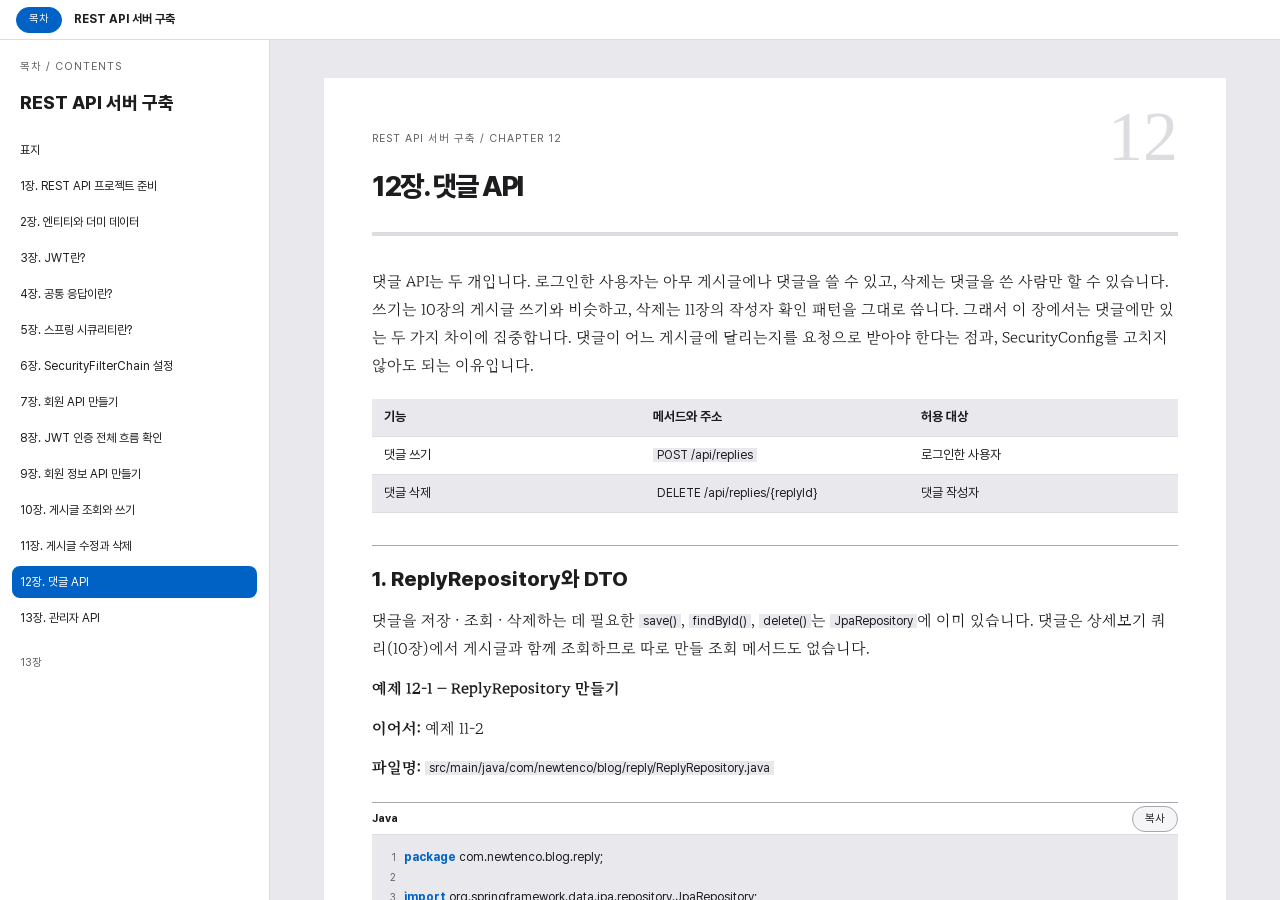
<file: chapters/12.html>
<!doctype html><html lang="ko"><head><meta charset="utf-8"><meta http-equiv="Content-Security-Policy" content="default-src 'none'; img-src 'self' data: blob:; font-src 'self'; style-src 'self' 'unsafe-inline'; script-src 'self' 'unsafe-inline'"><meta name="viewport" content="width=device-width,initial-scale=1"><title>REST API 서버 구축</title><link rel="stylesheet" href="../assets/book-a89ae88501600a40.css"></head><body><div class="reader" data-toc="open"><header class="book-bar"><button type="button" class="toc-toggle" aria-expanded="true" aria-controls="toc">목차</button><span class="book-bar__title">REST API 서버 구축</span></header><aside class="toc" id="toc"><p class="caption">목차 / CONTENTS</p><div class="toc-title">REST API 서버 구축</div><a href="../index.html" data-chapter="0" title="표지" aria-current="false">표지</a><a href="01.html" data-chapter="1" title="1장. REST API 프로젝트 준비" aria-current="false">1장. REST API 프로젝트 준비</a><a href="02.html" data-chapter="2" title="2장. 엔티티와 더미 데이터" aria-current="false">2장. 엔티티와 더미 데이터</a><a href="03.html" data-chapter="3" title="3장. JWT란?" aria-current="false">3장. JWT란?</a><a href="04.html" data-chapter="4" title="4장. 공통 응답이란?" aria-current="false">4장. 공통 응답이란?</a><a href="05.html" data-chapter="5" title="5장. 스프링 시큐리티란?" aria-current="false">5장. 스프링 시큐리티란?</a><a href="06.html" data-chapter="6" title="6장. SecurityFilterChain 설정" aria-current="false">6장. SecurityFilterChain 설정</a><a href="07.html" data-chapter="7" title="7장. 회원 API 만들기" aria-current="false">7장. 회원 API 만들기</a><a href="08.html" data-chapter="8" title="8장. JWT 인증 전체 흐름 확인" aria-current="false">8장. JWT 인증 전체 흐름 확인</a><a href="09.html" data-chapter="9" title="9장. 회원 정보 API 만들기" aria-current="false">9장. 회원 정보 API 만들기</a><a href="10.html" data-chapter="10" title="10장. 게시글 조회와 쓰기" aria-current="false">10장. 게시글 조회와 쓰기</a><a href="11.html" data-chapter="11" title="11장. 게시글 수정과 삭제" aria-current="false">11장. 게시글 수정과 삭제</a><a href="12.html" data-chapter="12" title="12장. 댓글 API" aria-current="true">12장. 댓글 API</a><a href="13.html" data-chapter="13" title="13장. 관리자 API" aria-current="false">13장. 관리자 API</a><footer>13장</footer></aside><main class="reading"><section class="chapter" id="chapter-12"><div class="eyebrow">REST API 서버 구축 / CHAPTER 12</div><span class="chapter-num" aria-hidden="true">12</span><h2>12장. 댓글 API</h2><p>댓글 API는 두 개입니다. 로그인한 사용자는 아무 게시글에나 댓글을 쓸 수 있고, 삭제는 댓글을 쓴 사람만 할 수 있습니다. 쓰기는 10장의 게시글 쓰기와 비슷하고, 삭제는 11장의 작성자 확인 패턴을 그대로 씁니다. 그래서 이 장에서는 댓글에만 있는 두 가지 차이에 집중합니다. 댓글이 어느 게시글에 달리는지를 요청으로 받아야 한다는 점과, SecurityConfig를 고치지 않아도 되는 이유입니다.</p>
<table><thead><tr><th>기능</th><th>메서드와 주소</th><th>허용 대상</th></tr></thead><tbody><tr><td>댓글 쓰기</td><td><code>POST /api/replies</code></td><td>로그인한 사용자</td></tr><tr><td>댓글 삭제</td><td><code>DELETE /api/replies/{replyId}</code></td><td>댓글 작성자</td></tr></tbody></table>
<h3>1. ReplyRepository와 DTO</h3>
<p>댓글을 저장 · 조회 · 삭제하는 데 필요한 <code>save()</code>, <code>findById()</code>, <code>delete()</code>는 <code>JpaRepository</code>에 이미 있습니다. 댓글은 상세보기 쿼리(10장)에서 게시글과 함께 조회하므로 따로 만들 조회 메서드도 없습니다.</p>
<p><strong>예제 12-1 — ReplyRepository 만들기</strong></p>
<p><strong>이어서:</strong> 예제 11-2</p>
<p><strong>파일명:</strong> <code>src/main/java/com/newtenco/blog/reply/ReplyRepository.java</code></p>
<div class="code-wrap" data-kind="code" data-lang="java"><div class="code-label"><span class="code-label__name">Java</span><div class="code-tools"><span class="copy-result" aria-live="polite"></span><button type="button" class="small copy">복사</button></div></div><div class="code-body"><div class="code-ln" aria-hidden="true">1
2
3
4
5
6</div><pre><code class="language-java" data-code="package com.newtenco.blog.reply;

import org.springframework.data.jpa.repository.JpaRepository;

public interface ReplyRepository extends JpaRepository&lt;Reply, Integer&gt; {
}"><span class="token keyword">package</span> <span class="token namespace">com<span class="token punctuation">.</span>newtenco<span class="token punctuation">.</span>blog<span class="token punctuation">.</span>reply</span><span class="token punctuation">;</span>

<span class="token keyword">import</span> <span class="token import"><span class="token namespace">org<span class="token punctuation">.</span>springframework<span class="token punctuation">.</span>data<span class="token punctuation">.</span>jpa<span class="token punctuation">.</span>repository<span class="token punctuation">.</span></span><span class="token class-name">JpaRepository</span></span><span class="token punctuation">;</span>

<span class="token keyword">public</span> <span class="token keyword">interface</span> <span class="token class-name">ReplyRepository</span> <span class="token keyword">extends</span> <span class="token class-name">JpaRepository</span><span class="token generics"><span class="token punctuation">&lt;</span><span class="token class-name">Reply</span><span class="token punctuation">,</span> <span class="token class-name">Integer</span><span class="token punctuation">></span></span> <span class="token punctuation">{</span>
<span class="token punctuation">}</span></code></pre></div></div>
<p>댓글을 쓰려면 댓글 내용과 함께 어느 게시글에 다는지도 받아야 합니다. 이 책에서는 게시글 번호를 주소가 아닌 요청 본문의 <code>boardId</code>로 받습니다. 작성자는 요청 본문으로 받지 않습니다. 작성자는 토큰에서 복원한 사용자로 정하기 때문입니다(9장 3.1).</p>
<p><strong>예제 12-2 — 댓글 요청 DTO 만들기</strong></p>
<p><strong>파일명:</strong> <code>src/main/java/com/newtenco/blog/reply/ReplyRequest.java</code></p>
<div class="code-wrap" data-kind="code" data-lang="java"><div class="code-label"><span class="code-label__name">Java</span><div class="code-tools"><span class="copy-result" aria-live="polite"></span><button type="button" class="small copy">복사</button></div></div><div class="code-body"><div class="code-ln" aria-hidden="true">1
2
3
4
5
6
7
8
9
10
11
12
13
14
15
16
17
18
19
20
21
22
23
24
25
26
27
28
29</div><pre><code class="language-java" data-code="package com.newtenco.blog.reply;

import com.newtenco.blog.board.Board;
import com.newtenco.blog.user.User;
import jakarta.validation.constraints.NotBlank;
import jakarta.validation.constraints.NotNull;
import jakarta.validation.constraints.Size;

public class ReplyRequest {

    // 댓글 쓰기: {&quot;comment&quot;:&quot;댓글 내용&quot;,&quot;boardId&quot;:1}
    public record SaveDTO(
            @NotBlank(message = &quot;댓글을 입력해주세요&quot;)
            @Size(max = 100, message = &quot;댓글은 100자 이하로 입력해주세요&quot;)
            String comment,

            // 숫자, 객체 타입은 @NotBlank 대신 @NotNull 을 사용한다
            @NotNull(message = &quot;게시글 번호가 필요합니다&quot;)
            Integer boardId) {

        public Reply toEntity(User user, Board board) {
            return Reply.builder()
                    .comment(comment)
                    .user(user)
                    .board(board)
                    .build();
        }
    }
}"><span class="token keyword">package</span> <span class="token namespace">com<span class="token punctuation">.</span>newtenco<span class="token punctuation">.</span>blog<span class="token punctuation">.</span>reply</span><span class="token punctuation">;</span>

<span class="token keyword">import</span> <span class="token import"><span class="token namespace">com<span class="token punctuation">.</span>newtenco<span class="token punctuation">.</span>blog<span class="token punctuation">.</span>board<span class="token punctuation">.</span></span><span class="token class-name">Board</span></span><span class="token punctuation">;</span>
<span class="token keyword">import</span> <span class="token import"><span class="token namespace">com<span class="token punctuation">.</span>newtenco<span class="token punctuation">.</span>blog<span class="token punctuation">.</span>user<span class="token punctuation">.</span></span><span class="token class-name">User</span></span><span class="token punctuation">;</span>
<span class="token keyword">import</span> <span class="token import"><span class="token namespace">jakarta<span class="token punctuation">.</span>validation<span class="token punctuation">.</span>constraints<span class="token punctuation">.</span></span><span class="token class-name">NotBlank</span></span><span class="token punctuation">;</span>
<span class="token keyword">import</span> <span class="token import"><span class="token namespace">jakarta<span class="token punctuation">.</span>validation<span class="token punctuation">.</span>constraints<span class="token punctuation">.</span></span><span class="token class-name">NotNull</span></span><span class="token punctuation">;</span>
<span class="token keyword">import</span> <span class="token import"><span class="token namespace">jakarta<span class="token punctuation">.</span>validation<span class="token punctuation">.</span>constraints<span class="token punctuation">.</span></span><span class="token class-name">Size</span></span><span class="token punctuation">;</span>

<span class="token keyword">public</span> <span class="token keyword">class</span> <span class="token class-name">ReplyRequest</span> <span class="token punctuation">{</span>

    <span class="token comment">// 댓글 쓰기: {"comment":"댓글 내용","boardId":1}</span>
    <span class="token keyword">public</span> <span class="token keyword">record</span> <span class="token class-name">SaveDTO</span><span class="token punctuation">(</span>
            <span class="token annotation punctuation">@NotBlank</span><span class="token punctuation">(</span>message <span class="token operator">=</span> <span class="token string">"댓글을 입력해주세요"</span><span class="token punctuation">)</span>
            <span class="token annotation punctuation">@Size</span><span class="token punctuation">(</span>max <span class="token operator">=</span> <span class="token number">100</span><span class="token punctuation">,</span> message <span class="token operator">=</span> <span class="token string">"댓글은 100자 이하로 입력해주세요"</span><span class="token punctuation">)</span>
            <span class="token class-name">String</span> comment<span class="token punctuation">,</span>

            <span class="token comment">// 숫자, 객체 타입은 @NotBlank 대신 @NotNull 을 사용한다</span>
            <span class="token annotation punctuation">@NotNull</span><span class="token punctuation">(</span>message <span class="token operator">=</span> <span class="token string">"게시글 번호가 필요합니다"</span><span class="token punctuation">)</span>
            <span class="token class-name">Integer</span> boardId<span class="token punctuation">)</span> <span class="token punctuation">{</span>

        <span class="token keyword">public</span> <span class="token class-name">Reply</span> <span class="token function">toEntity</span><span class="token punctuation">(</span><span class="token class-name">User</span> user<span class="token punctuation">,</span> <span class="token class-name">Board</span> board<span class="token punctuation">)</span> <span class="token punctuation">{</span>
            <span class="token keyword">return</span> <span class="token class-name">Reply</span><span class="token punctuation">.</span><span class="token function">builder</span><span class="token punctuation">(</span><span class="token punctuation">)</span>
                    <span class="token punctuation">.</span><span class="token function">comment</span><span class="token punctuation">(</span>comment<span class="token punctuation">)</span>
                    <span class="token punctuation">.</span><span class="token function">user</span><span class="token punctuation">(</span>user<span class="token punctuation">)</span>
                    <span class="token punctuation">.</span><span class="token function">board</span><span class="token punctuation">(</span>board<span class="token punctuation">)</span>
                    <span class="token punctuation">.</span><span class="token function">build</span><span class="token punctuation">(</span><span class="token punctuation">)</span><span class="token punctuation">;</span>
        <span class="token punctuation">}</span>
    <span class="token punctuation">}</span>
<span class="token punctuation">}</span></code></pre></div></div>
<p><code>toEntity()</code>는 <code>boardId</code>가 아니라 <code>Board</code> 객체를 받습니다. <code>Reply</code> 엔티티의 <code>board</code> 필드가 <code>Board</code> 타입이기 때문입니다. 그래서 서비스가 먼저 <code>boardId</code>로 게시글을 조회한 뒤, 조회한 게시글을 넘겨줍니다. <code>@Size(max = 100)</code>은 <code>Reply</code> 엔티티의 <code>comment</code> 컬럼 길이(<code>length = 100</code>)에 맞춘 값입니다.</p>
<p>응답 DTO에는 프런트엔드가 화면에 바로 그릴 값을 담습니다. 엔티티를 그대로 돌려주지 않는 이유는 7장 2.3과 같습니다.</p>
<p><strong>예제 12-3 — 댓글 응답 DTO 만들기</strong></p>
<p><strong>파일명:</strong> <code>src/main/java/com/newtenco/blog/reply/ReplyResponse.java</code></p>
<div class="code-wrap" data-kind="code" data-lang="java"><div class="code-label"><span class="code-label__name">Java</span><div class="code-tools"><span class="copy-result" aria-live="polite"></span><button type="button" class="small copy">복사</button></div></div><div class="code-body"><div class="code-ln" aria-hidden="true">1
2
3
4
5
6
7
8
9
10
11
12
13
14</div><pre><code class="language-java" data-code="package com.newtenco.blog.reply;

public class ReplyResponse {

    public record DTO(Integer id, String comment, Integer boardId, Integer userId, String username) {
        public DTO(Reply reply) {
            this(reply.getId(),
                    reply.getComment(),
                    reply.getBoard().getId(),
                    reply.getUser().getId(),
                    reply.getUser().getUsername());
        }
    }
}"><span class="token keyword">package</span> <span class="token namespace">com<span class="token punctuation">.</span>newtenco<span class="token punctuation">.</span>blog<span class="token punctuation">.</span>reply</span><span class="token punctuation">;</span>

<span class="token keyword">public</span> <span class="token keyword">class</span> <span class="token class-name">ReplyResponse</span> <span class="token punctuation">{</span>

    <span class="token keyword">public</span> <span class="token keyword">record</span> <span class="token class-name">DTO</span><span class="token punctuation">(</span><span class="token class-name">Integer</span> id<span class="token punctuation">,</span> <span class="token class-name">String</span> comment<span class="token punctuation">,</span> <span class="token class-name">Integer</span> boardId<span class="token punctuation">,</span> <span class="token class-name">Integer</span> userId<span class="token punctuation">,</span> <span class="token class-name">String</span> username<span class="token punctuation">)</span> <span class="token punctuation">{</span>
        <span class="token keyword">public</span> <span class="token function">DTO</span><span class="token punctuation">(</span><span class="token class-name">Reply</span> reply<span class="token punctuation">)</span> <span class="token punctuation">{</span>
            <span class="token keyword">this</span><span class="token punctuation">(</span>reply<span class="token punctuation">.</span><span class="token function">getId</span><span class="token punctuation">(</span><span class="token punctuation">)</span><span class="token punctuation">,</span>
                    reply<span class="token punctuation">.</span><span class="token function">getComment</span><span class="token punctuation">(</span><span class="token punctuation">)</span><span class="token punctuation">,</span>
                    reply<span class="token punctuation">.</span><span class="token function">getBoard</span><span class="token punctuation">(</span><span class="token punctuation">)</span><span class="token punctuation">.</span><span class="token function">getId</span><span class="token punctuation">(</span><span class="token punctuation">)</span><span class="token punctuation">,</span>
                    reply<span class="token punctuation">.</span><span class="token function">getUser</span><span class="token punctuation">(</span><span class="token punctuation">)</span><span class="token punctuation">.</span><span class="token function">getId</span><span class="token punctuation">(</span><span class="token punctuation">)</span><span class="token punctuation">,</span>
                    reply<span class="token punctuation">.</span><span class="token function">getUser</span><span class="token punctuation">(</span><span class="token punctuation">)</span><span class="token punctuation">.</span><span class="token function">getUsername</span><span class="token punctuation">(</span><span class="token punctuation">)</span><span class="token punctuation">)</span><span class="token punctuation">;</span>
        <span class="token punctuation">}</span>
    <span class="token punctuation">}</span>
<span class="token punctuation">}</span></code></pre></div></div>
<h4>1.1 @NotBlank와 @NotNull</h4>
<p><code>@NotBlank</code>와 <code>@NotNull</code>은 모두 &quot;반드시 있어야 하는 값&quot;을 검사하지만 붙일 수 있는 타입이 다릅니다.</p>
<table><thead><tr><th>어노테이션</th><th>붙일 수 있는 타입</th><th>막는 값</th></tr></thead><tbody><tr><td><code>@NotBlank</code></td><td>문자열(<code>String</code> 등)</td><td><code>null</code>, 빈 문자열 <code>&quot;&quot;</code>, 공백만 있는 문자열 <code>&quot; &quot;</code></td></tr><tr><td><code>@NotNull</code></td><td>모든 타입</td><td><code>null</code>만</td></tr></tbody></table>
<p>&quot;비어 있다&quot;는 문자열에만 있는 개념이라 <code>@NotBlank</code>는 문자열 전용입니다. <code>Integer</code>에는 비어 있거나 공백만 있는 상태가 없고, 값이 아예 없는 <code>null</code>만 있습니다. 그래서 <code>comment</code>에는 <code>@NotBlank</code>, <code>boardId</code>에는 <code>@NotNull</code>을 붙였습니다.</p>
<p><code>boardId</code>에 <code>@NotBlank</code>를 잘못 붙여도 컴파일은 됩니다. 문제는 요청이 들어와 검증이 실행될 때 생깁니다. 검증기는 <code>Integer</code>에 적용할 <code>@NotBlank</code> 검증 방법을 찾지 못해 <code>UnexpectedTypeException</code>을 던집니다. 이 예외는 검증에 실패했다는 뜻의 <code>MethodArgumentNotValidException</code>이 아닙니다. 그래서 4장 4.2의 400 처리기가 아니라 4.3의 예상하지 못한 예외 처리기로 가고, 응답은 500이 됩니다. 사용자는 값을 빠뜨렸을 뿐인데 서버 오류가 나는 셈입니다.</p>
<p><code>@NotNull</code>은 값이 들어왔는지만 검사합니다. <code>&quot;boardId&quot;:&quot;abc&quot;</code>처럼 숫자로 바꿀 수 없는 값이 오면, 검증 전에 JSON을 객체로 바꾸는 단계에서 실패합니다. 이때는 9장 5.2에서 추가한 처리기가 400으로 응답합니다.</p>
<h3>2. 서비스와 컨트롤러</h3>
<h4>2.1 댓글 쓰기</h4>
<p>댓글 쓰기는 다음 순서로 처리합니다.</p>
<ol>
<li>요청의 <code>boardId</code>로 게시글을 조회합니다. 게시글이 없으면 404로 응답합니다.</li>
<li>조회한 게시글과 토큰에서 복원한 사용자로 댓글 엔티티를 만듭니다.</li>
<li>댓글을 저장하고 응답 DTO로 바꿔 돌려줍니다.</li>
</ol>
<p>1번에서 게시글을 먼저 조회하는 이유는 외래 키 때문입니다. 없는 게시글 번호로 댓글을 저장하면 <code>reply_tb</code>의 <code>board_id</code> 외래 키가 존재하지 않는 행을 가리키게 되므로 DB가 저장을 거부합니다. 이 예외는 500으로 응답됩니다. 서비스에서 먼저 확인하면 &quot;게시글을 찾을 수 없습니다&quot;라는 404를 정확히 돌려줄 수 있습니다.</p>
<p>작성자는 10장 3.2의 게시글 쓰기처럼 토큰에서 복원한 <code>sessionUser</code>를 그대로 넣습니다. 이 <code>User</code>에는 id가 있으므로 JPA는 <code>user_id</code> 컬럼에 그 id를 저장합니다.</p>
<p><strong>예제 12-4 — 댓글 쓰기 서비스와 컨트롤러 만들기</strong></p>
<p><strong>파일명:</strong> <code>src/main/java/com/newtenco/blog/reply/ReplyService.java</code></p>
<div class="code-wrap" data-kind="code" data-lang="java"><div class="code-label"><span class="code-label__name">Java</span><div class="code-tools"><span class="copy-result" aria-live="polite"></span><button type="button" class="small copy">복사</button></div></div><div class="code-body"><div class="code-ln" aria-hidden="true">1
2
3
4
5
6
7
8
9
10
11
12
13
14
15
16
17
18
19
20
21
22
23
24
25
26</div><pre><code class="language-java" data-code="package com.newtenco.blog.reply;

import com.newtenco.blog.board.Board;
import com.newtenco.blog.board.BoardRepository;
import com.newtenco.blog.core.handler.errors.NotFoundException;
import com.newtenco.blog.user.User;
import lombok.RequiredArgsConstructor;
import org.springframework.stereotype.Service;
import org.springframework.transaction.annotation.Transactional;

@Transactional(readOnly = true)
@RequiredArgsConstructor
@Service
public class ReplyService {

    private final ReplyRepository replyRepository;
    private final BoardRepository boardRepository;

    @Transactional
    public ReplyResponse.DTO 댓글쓰기(ReplyRequest.SaveDTO reqDTO, User sessionUser) {
        Board board = boardRepository.findById(reqDTO.boardId())
                .orElseThrow(() -&gt; new NotFoundException(&quot;게시글을 찾을 수 없습니다&quot;));
        Reply savedReply = replyRepository.save(reqDTO.toEntity(sessionUser, board));
        return new ReplyResponse.DTO(savedReply);
    }
}"><span class="token keyword">package</span> <span class="token namespace">com<span class="token punctuation">.</span>newtenco<span class="token punctuation">.</span>blog<span class="token punctuation">.</span>reply</span><span class="token punctuation">;</span>

<span class="token keyword">import</span> <span class="token import"><span class="token namespace">com<span class="token punctuation">.</span>newtenco<span class="token punctuation">.</span>blog<span class="token punctuation">.</span>board<span class="token punctuation">.</span></span><span class="token class-name">Board</span></span><span class="token punctuation">;</span>
<span class="token keyword">import</span> <span class="token import"><span class="token namespace">com<span class="token punctuation">.</span>newtenco<span class="token punctuation">.</span>blog<span class="token punctuation">.</span>board<span class="token punctuation">.</span></span><span class="token class-name">BoardRepository</span></span><span class="token punctuation">;</span>
<span class="token keyword">import</span> <span class="token import"><span class="token namespace">com<span class="token punctuation">.</span>newtenco<span class="token punctuation">.</span>blog<span class="token punctuation">.</span>core<span class="token punctuation">.</span>handler<span class="token punctuation">.</span>errors<span class="token punctuation">.</span></span><span class="token class-name">NotFoundException</span></span><span class="token punctuation">;</span>
<span class="token keyword">import</span> <span class="token import"><span class="token namespace">com<span class="token punctuation">.</span>newtenco<span class="token punctuation">.</span>blog<span class="token punctuation">.</span>user<span class="token punctuation">.</span></span><span class="token class-name">User</span></span><span class="token punctuation">;</span>
<span class="token keyword">import</span> <span class="token import"><span class="token namespace">lombok<span class="token punctuation">.</span></span><span class="token class-name">RequiredArgsConstructor</span></span><span class="token punctuation">;</span>
<span class="token keyword">import</span> <span class="token import"><span class="token namespace">org<span class="token punctuation">.</span>springframework<span class="token punctuation">.</span>stereotype<span class="token punctuation">.</span></span><span class="token class-name">Service</span></span><span class="token punctuation">;</span>
<span class="token keyword">import</span> <span class="token import"><span class="token namespace">org<span class="token punctuation">.</span>springframework<span class="token punctuation">.</span>transaction<span class="token punctuation">.</span>annotation<span class="token punctuation">.</span></span><span class="token class-name">Transactional</span></span><span class="token punctuation">;</span>

<span class="token annotation punctuation">@Transactional</span><span class="token punctuation">(</span>readOnly <span class="token operator">=</span> <span class="token boolean">true</span><span class="token punctuation">)</span>
<span class="token annotation punctuation">@RequiredArgsConstructor</span>
<span class="token annotation punctuation">@Service</span>
<span class="token keyword">public</span> <span class="token keyword">class</span> <span class="token class-name">ReplyService</span> <span class="token punctuation">{</span>

    <span class="token keyword">private</span> <span class="token keyword">final</span> <span class="token class-name">ReplyRepository</span> replyRepository<span class="token punctuation">;</span>
    <span class="token keyword">private</span> <span class="token keyword">final</span> <span class="token class-name">BoardRepository</span> boardRepository<span class="token punctuation">;</span>

    <span class="token annotation punctuation">@Transactional</span>
    <span class="token keyword">public</span> <span class="token class-name">ReplyResponse</span><span class="token punctuation">.</span><span class="token constant">DTO</span> 댓글쓰기<span class="token punctuation">(</span><span class="token class-name">ReplyRequest<span class="token punctuation">.</span>SaveDTO</span> reqDTO<span class="token punctuation">,</span> <span class="token class-name">User</span> sessionUser<span class="token punctuation">)</span> <span class="token punctuation">{</span>
        <span class="token class-name">Board</span> board <span class="token operator">=</span> boardRepository<span class="token punctuation">.</span><span class="token function">findById</span><span class="token punctuation">(</span>reqDTO<span class="token punctuation">.</span><span class="token function">boardId</span><span class="token punctuation">(</span><span class="token punctuation">)</span><span class="token punctuation">)</span>
                <span class="token punctuation">.</span><span class="token function">orElseThrow</span><span class="token punctuation">(</span><span class="token punctuation">(</span><span class="token punctuation">)</span> <span class="token operator">-></span> <span class="token keyword">new</span> <span class="token class-name">NotFoundException</span><span class="token punctuation">(</span><span class="token string">"게시글을 찾을 수 없습니다"</span><span class="token punctuation">)</span><span class="token punctuation">)</span><span class="token punctuation">;</span>
        <span class="token class-name">Reply</span> savedReply <span class="token operator">=</span> replyRepository<span class="token punctuation">.</span><span class="token function">save</span><span class="token punctuation">(</span>reqDTO<span class="token punctuation">.</span><span class="token function">toEntity</span><span class="token punctuation">(</span>sessionUser<span class="token punctuation">,</span> board<span class="token punctuation">)</span><span class="token punctuation">)</span><span class="token punctuation">;</span>
        <span class="token keyword">return</span> <span class="token keyword">new</span> <span class="token class-name">ReplyResponse</span><span class="token punctuation">.</span><span class="token function">DTO</span><span class="token punctuation">(</span>savedReply<span class="token punctuation">)</span><span class="token punctuation">;</span>
    <span class="token punctuation">}</span>
<span class="token punctuation">}</span></code></pre></div></div>
<p><strong>파일명:</strong> <code>src/main/java/com/newtenco/blog/reply/ReplyController.java</code></p>
<div class="code-wrap" data-kind="code" data-lang="java"><div class="code-label"><span class="code-label__name">Java</span><div class="code-tools"><span class="copy-result" aria-live="polite"></span><button type="button" class="small copy">복사</button></div></div><div class="code-body"><div class="code-ln" aria-hidden="true">1
2
3
4
5
6
7
8
9
10
11
12
13
14
15
16
17
18
19
20
21
22
23
24</div><pre><code class="language-java" data-code="package com.newtenco.blog.reply;

import com.newtenco.blog.core.util.Resp;
import com.newtenco.blog.user.User;
import jakarta.validation.Valid;
import lombok.RequiredArgsConstructor;
import org.springframework.http.ResponseEntity;
import org.springframework.security.core.annotation.AuthenticationPrincipal;
import org.springframework.web.bind.annotation.*;

@RequestMapping(&quot;/api/replies&quot;)
@RequiredArgsConstructor
@RestController
public class ReplyController {

    private final ReplyService replyService;

    // POST /api/replies : 로그인 필요
    @PostMapping
    public ResponseEntity&lt;?&gt; save(@AuthenticationPrincipal User sessionUser,
                                  @Valid @RequestBody ReplyRequest.SaveDTO reqDTO) {
        return Resp.ok(replyService.댓글쓰기(reqDTO, sessionUser));
    }
}"><span class="token keyword">package</span> <span class="token namespace">com<span class="token punctuation">.</span>newtenco<span class="token punctuation">.</span>blog<span class="token punctuation">.</span>reply</span><span class="token punctuation">;</span>

<span class="token keyword">import</span> <span class="token import"><span class="token namespace">com<span class="token punctuation">.</span>newtenco<span class="token punctuation">.</span>blog<span class="token punctuation">.</span>core<span class="token punctuation">.</span>util<span class="token punctuation">.</span></span><span class="token class-name">Resp</span></span><span class="token punctuation">;</span>
<span class="token keyword">import</span> <span class="token import"><span class="token namespace">com<span class="token punctuation">.</span>newtenco<span class="token punctuation">.</span>blog<span class="token punctuation">.</span>user<span class="token punctuation">.</span></span><span class="token class-name">User</span></span><span class="token punctuation">;</span>
<span class="token keyword">import</span> <span class="token import"><span class="token namespace">jakarta<span class="token punctuation">.</span>validation<span class="token punctuation">.</span></span><span class="token class-name">Valid</span></span><span class="token punctuation">;</span>
<span class="token keyword">import</span> <span class="token import"><span class="token namespace">lombok<span class="token punctuation">.</span></span><span class="token class-name">RequiredArgsConstructor</span></span><span class="token punctuation">;</span>
<span class="token keyword">import</span> <span class="token import"><span class="token namespace">org<span class="token punctuation">.</span>springframework<span class="token punctuation">.</span>http<span class="token punctuation">.</span></span><span class="token class-name">ResponseEntity</span></span><span class="token punctuation">;</span>
<span class="token keyword">import</span> <span class="token import"><span class="token namespace">org<span class="token punctuation">.</span>springframework<span class="token punctuation">.</span>security<span class="token punctuation">.</span>core<span class="token punctuation">.</span>annotation<span class="token punctuation">.</span></span><span class="token class-name">AuthenticationPrincipal</span></span><span class="token punctuation">;</span>
<span class="token keyword">import</span> <span class="token import"><span class="token namespace">org<span class="token punctuation">.</span>springframework<span class="token punctuation">.</span>web<span class="token punctuation">.</span>bind<span class="token punctuation">.</span>annotation<span class="token punctuation">.</span></span><span class="token operator">*</span></span><span class="token punctuation">;</span>

<span class="token annotation punctuation">@RequestMapping</span><span class="token punctuation">(</span><span class="token string">"/api/replies"</span><span class="token punctuation">)</span>
<span class="token annotation punctuation">@RequiredArgsConstructor</span>
<span class="token annotation punctuation">@RestController</span>
<span class="token keyword">public</span> <span class="token keyword">class</span> <span class="token class-name">ReplyController</span> <span class="token punctuation">{</span>

    <span class="token keyword">private</span> <span class="token keyword">final</span> <span class="token class-name">ReplyService</span> replyService<span class="token punctuation">;</span>

    <span class="token comment">// POST /api/replies : 로그인 필요</span>
    <span class="token annotation punctuation">@PostMapping</span>
    <span class="token keyword">public</span> <span class="token class-name">ResponseEntity</span><span class="token generics"><span class="token punctuation">&lt;</span><span class="token operator">?</span><span class="token punctuation">></span></span> <span class="token function">save</span><span class="token punctuation">(</span><span class="token annotation punctuation">@AuthenticationPrincipal</span> <span class="token class-name">User</span> sessionUser<span class="token punctuation">,</span>
                                  <span class="token annotation punctuation">@Valid</span> <span class="token annotation punctuation">@RequestBody</span> <span class="token class-name">ReplyRequest<span class="token punctuation">.</span>SaveDTO</span> reqDTO<span class="token punctuation">)</span> <span class="token punctuation">{</span>
        <span class="token keyword">return</span> <span class="token class-name">Resp</span><span class="token punctuation">.</span><span class="token function">ok</span><span class="token punctuation">(</span>replyService<span class="token punctuation">.</span>댓글쓰기<span class="token punctuation">(</span>reqDTO<span class="token punctuation">,</span> sessionUser<span class="token punctuation">)</span><span class="token punctuation">)</span><span class="token punctuation">;</span>
    <span class="token punctuation">}</span>
<span class="token punctuation">}</span></code></pre></div></div>
<p><strong>실행 결과</strong></p>
<p>서버를 다시 실행하고 Talend API Tester에서 ssar 토큰을 <code>Authorization</code> 헤더에 넣습니다. 그다음 <code>POST http://localhost:8080/api/replies</code>에 본문 <code>{&quot;comment&quot;:&quot;ssar 댓글&quot;,&quot;boardId&quot;:4}</code>를 보내면 다음 응답을 받습니다.</p>
<div class="code-wrap" data-kind="output" data-lang="text"><div class="code-label"><span class="code-label__name">출력</span><div class="code-tools"><span class="copy-result" aria-live="polite"></span><button type="button" class="small copy">복사</button></div></div><div class="code-body"><div class="code-ln" aria-hidden="true">1
2</div><pre><code data-code="200
{&quot;status&quot;:200,&quot;msg&quot;:&quot;성공&quot;,&quot;body&quot;:{&quot;id&quot;:6,&quot;comment&quot;:&quot;ssar 댓글&quot;,&quot;boardId&quot;:4,&quot;userId&quot;:1,&quot;username&quot;:&quot;ssar&quot;}}">200
{&quot;status&quot;:200,&quot;msg&quot;:&quot;성공&quot;,&quot;body&quot;:{&quot;id&quot;:6,&quot;comment&quot;:&quot;ssar 댓글&quot;,&quot;boardId&quot;:4,&quot;userId&quot;:1,&quot;username&quot;:&quot;ssar&quot;}}</code></pre></div></div>
<p>더미 데이터에 댓글이 5개 있으므로 새 댓글의 id는 6입니다. 4번 게시글은 cos가 쓴 글이지만 ssar도 댓글을 달 수 있습니다. 댓글 쓰기에는 로그인만 필요하고, 게시글 작성자인지는 따지지 않기 때문입니다.</p>
<h4>2.2 댓글 삭제와 작성자 확인</h4>
<p>댓글 삭제는 11장 1절의 작성자 확인 패턴과 순서가 같습니다. 대상이 게시글에서 댓글로 바뀌었을 뿐입니다.</p>
<table><thead><tr><th>순서</th><th>할 일</th><th>실패하면</th></tr></thead><tbody><tr><td>1</td><td><code>replyId</code>로 댓글 조회</td><td><code>NotFoundException</code> → 404</td></tr><tr><td>2</td><td>댓글 작성자 id와 토큰의 사용자 id 비교</td><td><code>ForbiddenException</code> → 403</td></tr><tr><td>3</td><td>댓글 삭제</td><td></td></tr></tbody></table>
<p>비교할 때는 <code>reply.getUser().getId().equals(sessionUserId)</code>처럼 DB에서 읽은 작성자 id 쪽에서 <code>equals()</code>를 호출합니다. 10장 2.2에서 본 것처럼 값이 반드시 있는 쪽에서 호출하는 습관입니다. 삭제 API는 로그인해야 들어올 수 있어 <code>sessionUserId</code>가 <code>null</code>일 일은 없습니다. 그래도 같은 모양으로 써 두면 코드를 옮겨 쓸 때 실수가 줄어듭니다.</p>
<p><strong>예제 12-5 — 댓글 삭제 추가하기</strong></p>
<p><strong>이어서:</strong> 예제 12-4</p>
<p><strong>파일명:</strong> <code>src/main/java/com/newtenco/blog/reply/ReplyService.java</code></p>
<div class="code-wrap" data-kind="code" data-lang="java"><div class="code-label"><span class="code-label__name">Java</span><div class="code-tools"><span class="copy-result" aria-live="polite"></span><button type="button" class="small copy">복사</button></div></div><div class="code-body"><div class="code-ln" aria-hidden="true">1
2
3
4
5
6
7
8
9
10
11
12
13
14
15
16
17
18
19
20
21
22
23
24
25
26
27
28
29
30
31
32
33
34
35
36
37</div><pre><code class="language-java" data-code="package com.newtenco.blog.reply;

import com.newtenco.blog.board.Board;
import com.newtenco.blog.board.BoardRepository;
import com.newtenco.blog.core.handler.errors.ForbiddenException;
import com.newtenco.blog.core.handler.errors.NotFoundException;
import com.newtenco.blog.user.User;
import lombok.RequiredArgsConstructor;
import org.springframework.stereotype.Service;
import org.springframework.transaction.annotation.Transactional;

@Transactional(readOnly = true)
@RequiredArgsConstructor
@Service
public class ReplyService {

    private final ReplyRepository replyRepository;
    private final BoardRepository boardRepository;

    @Transactional
    public ReplyResponse.DTO 댓글쓰기(ReplyRequest.SaveDTO reqDTO, User sessionUser) {
        Board board = boardRepository.findById(reqDTO.boardId())
                .orElseThrow(() -&gt; new NotFoundException(&quot;게시글을 찾을 수 없습니다&quot;));
        Reply savedReply = replyRepository.save(reqDTO.toEntity(sessionUser, board));
        return new ReplyResponse.DTO(savedReply);
    }

    @Transactional
    public void 댓글삭제(Integer replyId, Integer sessionUserId) {
        Reply reply = replyRepository.findById(replyId)
                .orElseThrow(() -&gt; new NotFoundException(&quot;댓글을 찾을 수 없습니다&quot;));
        if (!reply.getUser().getId().equals(sessionUserId)) {
            throw new ForbiddenException(&quot;댓글을 삭제할 권한이 없습니다&quot;);
        }
        replyRepository.delete(reply);
    }
}"><span class="token keyword">package</span> <span class="token namespace">com<span class="token punctuation">.</span>newtenco<span class="token punctuation">.</span>blog<span class="token punctuation">.</span>reply</span><span class="token punctuation">;</span>

<span class="token keyword">import</span> <span class="token import"><span class="token namespace">com<span class="token punctuation">.</span>newtenco<span class="token punctuation">.</span>blog<span class="token punctuation">.</span>board<span class="token punctuation">.</span></span><span class="token class-name">Board</span></span><span class="token punctuation">;</span>
<span class="token keyword">import</span> <span class="token import"><span class="token namespace">com<span class="token punctuation">.</span>newtenco<span class="token punctuation">.</span>blog<span class="token punctuation">.</span>board<span class="token punctuation">.</span></span><span class="token class-name">BoardRepository</span></span><span class="token punctuation">;</span>
<span class="token keyword">import</span> <span class="token import"><span class="token namespace">com<span class="token punctuation">.</span>newtenco<span class="token punctuation">.</span>blog<span class="token punctuation">.</span>core<span class="token punctuation">.</span>handler<span class="token punctuation">.</span>errors<span class="token punctuation">.</span></span><span class="token class-name">ForbiddenException</span></span><span class="token punctuation">;</span>
<span class="token keyword">import</span> <span class="token import"><span class="token namespace">com<span class="token punctuation">.</span>newtenco<span class="token punctuation">.</span>blog<span class="token punctuation">.</span>core<span class="token punctuation">.</span>handler<span class="token punctuation">.</span>errors<span class="token punctuation">.</span></span><span class="token class-name">NotFoundException</span></span><span class="token punctuation">;</span>
<span class="token keyword">import</span> <span class="token import"><span class="token namespace">com<span class="token punctuation">.</span>newtenco<span class="token punctuation">.</span>blog<span class="token punctuation">.</span>user<span class="token punctuation">.</span></span><span class="token class-name">User</span></span><span class="token punctuation">;</span>
<span class="token keyword">import</span> <span class="token import"><span class="token namespace">lombok<span class="token punctuation">.</span></span><span class="token class-name">RequiredArgsConstructor</span></span><span class="token punctuation">;</span>
<span class="token keyword">import</span> <span class="token import"><span class="token namespace">org<span class="token punctuation">.</span>springframework<span class="token punctuation">.</span>stereotype<span class="token punctuation">.</span></span><span class="token class-name">Service</span></span><span class="token punctuation">;</span>
<span class="token keyword">import</span> <span class="token import"><span class="token namespace">org<span class="token punctuation">.</span>springframework<span class="token punctuation">.</span>transaction<span class="token punctuation">.</span>annotation<span class="token punctuation">.</span></span><span class="token class-name">Transactional</span></span><span class="token punctuation">;</span>

<span class="token annotation punctuation">@Transactional</span><span class="token punctuation">(</span>readOnly <span class="token operator">=</span> <span class="token boolean">true</span><span class="token punctuation">)</span>
<span class="token annotation punctuation">@RequiredArgsConstructor</span>
<span class="token annotation punctuation">@Service</span>
<span class="token keyword">public</span> <span class="token keyword">class</span> <span class="token class-name">ReplyService</span> <span class="token punctuation">{</span>

    <span class="token keyword">private</span> <span class="token keyword">final</span> <span class="token class-name">ReplyRepository</span> replyRepository<span class="token punctuation">;</span>
    <span class="token keyword">private</span> <span class="token keyword">final</span> <span class="token class-name">BoardRepository</span> boardRepository<span class="token punctuation">;</span>

    <span class="token annotation punctuation">@Transactional</span>
    <span class="token keyword">public</span> <span class="token class-name">ReplyResponse</span><span class="token punctuation">.</span><span class="token constant">DTO</span> 댓글쓰기<span class="token punctuation">(</span><span class="token class-name">ReplyRequest<span class="token punctuation">.</span>SaveDTO</span> reqDTO<span class="token punctuation">,</span> <span class="token class-name">User</span> sessionUser<span class="token punctuation">)</span> <span class="token punctuation">{</span>
        <span class="token class-name">Board</span> board <span class="token operator">=</span> boardRepository<span class="token punctuation">.</span><span class="token function">findById</span><span class="token punctuation">(</span>reqDTO<span class="token punctuation">.</span><span class="token function">boardId</span><span class="token punctuation">(</span><span class="token punctuation">)</span><span class="token punctuation">)</span>
                <span class="token punctuation">.</span><span class="token function">orElseThrow</span><span class="token punctuation">(</span><span class="token punctuation">(</span><span class="token punctuation">)</span> <span class="token operator">-></span> <span class="token keyword">new</span> <span class="token class-name">NotFoundException</span><span class="token punctuation">(</span><span class="token string">"게시글을 찾을 수 없습니다"</span><span class="token punctuation">)</span><span class="token punctuation">)</span><span class="token punctuation">;</span>
        <span class="token class-name">Reply</span> savedReply <span class="token operator">=</span> replyRepository<span class="token punctuation">.</span><span class="token function">save</span><span class="token punctuation">(</span>reqDTO<span class="token punctuation">.</span><span class="token function">toEntity</span><span class="token punctuation">(</span>sessionUser<span class="token punctuation">,</span> board<span class="token punctuation">)</span><span class="token punctuation">)</span><span class="token punctuation">;</span>
        <span class="token keyword">return</span> <span class="token keyword">new</span> <span class="token class-name">ReplyResponse</span><span class="token punctuation">.</span><span class="token function">DTO</span><span class="token punctuation">(</span>savedReply<span class="token punctuation">)</span><span class="token punctuation">;</span>
    <span class="token punctuation">}</span>

    <span class="token annotation punctuation">@Transactional</span>
    <span class="token keyword">public</span> <span class="token keyword">void</span> 댓글삭제<span class="token punctuation">(</span><span class="token class-name">Integer</span> replyId<span class="token punctuation">,</span> <span class="token class-name">Integer</span> sessionUserId<span class="token punctuation">)</span> <span class="token punctuation">{</span>
        <span class="token class-name">Reply</span> reply <span class="token operator">=</span> replyRepository<span class="token punctuation">.</span><span class="token function">findById</span><span class="token punctuation">(</span>replyId<span class="token punctuation">)</span>
                <span class="token punctuation">.</span><span class="token function">orElseThrow</span><span class="token punctuation">(</span><span class="token punctuation">(</span><span class="token punctuation">)</span> <span class="token operator">-></span> <span class="token keyword">new</span> <span class="token class-name">NotFoundException</span><span class="token punctuation">(</span><span class="token string">"댓글을 찾을 수 없습니다"</span><span class="token punctuation">)</span><span class="token punctuation">)</span><span class="token punctuation">;</span>
        <span class="token keyword">if</span> <span class="token punctuation">(</span><span class="token operator">!</span>reply<span class="token punctuation">.</span><span class="token function">getUser</span><span class="token punctuation">(</span><span class="token punctuation">)</span><span class="token punctuation">.</span><span class="token function">getId</span><span class="token punctuation">(</span><span class="token punctuation">)</span><span class="token punctuation">.</span><span class="token function">equals</span><span class="token punctuation">(</span>sessionUserId<span class="token punctuation">)</span><span class="token punctuation">)</span> <span class="token punctuation">{</span>
            <span class="token keyword">throw</span> <span class="token keyword">new</span> <span class="token class-name">ForbiddenException</span><span class="token punctuation">(</span><span class="token string">"댓글을 삭제할 권한이 없습니다"</span><span class="token punctuation">)</span><span class="token punctuation">;</span>
        <span class="token punctuation">}</span>
        replyRepository<span class="token punctuation">.</span><span class="token function">delete</span><span class="token punctuation">(</span>reply<span class="token punctuation">)</span><span class="token punctuation">;</span>
    <span class="token punctuation">}</span>
<span class="token punctuation">}</span></code></pre></div></div>
<p><strong>파일명:</strong> <code>src/main/java/com/newtenco/blog/reply/ReplyController.java</code></p>
<div class="code-wrap" data-kind="code" data-lang="java"><div class="code-label"><span class="code-label__name">Java</span><div class="code-tools"><span class="copy-result" aria-live="polite"></span><button type="button" class="small copy">복사</button></div></div><div class="code-body"><div class="code-ln" aria-hidden="true">1
2
3
4
5
6
7
8
9
10
11
12
13
14
15
16
17
18
19
20
21
22
23
24
25
26
27
28
29
30
31
32</div><pre><code class="language-java" data-code="package com.newtenco.blog.reply;

import com.newtenco.blog.core.util.Resp;
import com.newtenco.blog.user.User;
import jakarta.validation.Valid;
import lombok.RequiredArgsConstructor;
import org.springframework.http.ResponseEntity;
import org.springframework.security.core.annotation.AuthenticationPrincipal;
import org.springframework.web.bind.annotation.*;

@RequestMapping(&quot;/api/replies&quot;)
@RequiredArgsConstructor
@RestController
public class ReplyController {

    private final ReplyService replyService;

    // POST /api/replies : 로그인 필요
    @PostMapping
    public ResponseEntity&lt;?&gt; save(@AuthenticationPrincipal User sessionUser,
                                  @Valid @RequestBody ReplyRequest.SaveDTO reqDTO) {
        return Resp.ok(replyService.댓글쓰기(reqDTO, sessionUser));
    }

    // DELETE /api/replies/1 : 작성자만
    @DeleteMapping(&quot;/{replyId}&quot;)
    public ResponseEntity&lt;?&gt; deleteById(@AuthenticationPrincipal User sessionUser,
                                        @PathVariable(&quot;replyId&quot;) Integer replyId) {
        replyService.댓글삭제(replyId, sessionUser.getId());
        return Resp.ok(null);
    }
}"><span class="token keyword">package</span> <span class="token namespace">com<span class="token punctuation">.</span>newtenco<span class="token punctuation">.</span>blog<span class="token punctuation">.</span>reply</span><span class="token punctuation">;</span>

<span class="token keyword">import</span> <span class="token import"><span class="token namespace">com<span class="token punctuation">.</span>newtenco<span class="token punctuation">.</span>blog<span class="token punctuation">.</span>core<span class="token punctuation">.</span>util<span class="token punctuation">.</span></span><span class="token class-name">Resp</span></span><span class="token punctuation">;</span>
<span class="token keyword">import</span> <span class="token import"><span class="token namespace">com<span class="token punctuation">.</span>newtenco<span class="token punctuation">.</span>blog<span class="token punctuation">.</span>user<span class="token punctuation">.</span></span><span class="token class-name">User</span></span><span class="token punctuation">;</span>
<span class="token keyword">import</span> <span class="token import"><span class="token namespace">jakarta<span class="token punctuation">.</span>validation<span class="token punctuation">.</span></span><span class="token class-name">Valid</span></span><span class="token punctuation">;</span>
<span class="token keyword">import</span> <span class="token import"><span class="token namespace">lombok<span class="token punctuation">.</span></span><span class="token class-name">RequiredArgsConstructor</span></span><span class="token punctuation">;</span>
<span class="token keyword">import</span> <span class="token import"><span class="token namespace">org<span class="token punctuation">.</span>springframework<span class="token punctuation">.</span>http<span class="token punctuation">.</span></span><span class="token class-name">ResponseEntity</span></span><span class="token punctuation">;</span>
<span class="token keyword">import</span> <span class="token import"><span class="token namespace">org<span class="token punctuation">.</span>springframework<span class="token punctuation">.</span>security<span class="token punctuation">.</span>core<span class="token punctuation">.</span>annotation<span class="token punctuation">.</span></span><span class="token class-name">AuthenticationPrincipal</span></span><span class="token punctuation">;</span>
<span class="token keyword">import</span> <span class="token import"><span class="token namespace">org<span class="token punctuation">.</span>springframework<span class="token punctuation">.</span>web<span class="token punctuation">.</span>bind<span class="token punctuation">.</span>annotation<span class="token punctuation">.</span></span><span class="token operator">*</span></span><span class="token punctuation">;</span>

<span class="token annotation punctuation">@RequestMapping</span><span class="token punctuation">(</span><span class="token string">"/api/replies"</span><span class="token punctuation">)</span>
<span class="token annotation punctuation">@RequiredArgsConstructor</span>
<span class="token annotation punctuation">@RestController</span>
<span class="token keyword">public</span> <span class="token keyword">class</span> <span class="token class-name">ReplyController</span> <span class="token punctuation">{</span>

    <span class="token keyword">private</span> <span class="token keyword">final</span> <span class="token class-name">ReplyService</span> replyService<span class="token punctuation">;</span>

    <span class="token comment">// POST /api/replies : 로그인 필요</span>
    <span class="token annotation punctuation">@PostMapping</span>
    <span class="token keyword">public</span> <span class="token class-name">ResponseEntity</span><span class="token generics"><span class="token punctuation">&lt;</span><span class="token operator">?</span><span class="token punctuation">></span></span> <span class="token function">save</span><span class="token punctuation">(</span><span class="token annotation punctuation">@AuthenticationPrincipal</span> <span class="token class-name">User</span> sessionUser<span class="token punctuation">,</span>
                                  <span class="token annotation punctuation">@Valid</span> <span class="token annotation punctuation">@RequestBody</span> <span class="token class-name">ReplyRequest<span class="token punctuation">.</span>SaveDTO</span> reqDTO<span class="token punctuation">)</span> <span class="token punctuation">{</span>
        <span class="token keyword">return</span> <span class="token class-name">Resp</span><span class="token punctuation">.</span><span class="token function">ok</span><span class="token punctuation">(</span>replyService<span class="token punctuation">.</span>댓글쓰기<span class="token punctuation">(</span>reqDTO<span class="token punctuation">,</span> sessionUser<span class="token punctuation">)</span><span class="token punctuation">)</span><span class="token punctuation">;</span>
    <span class="token punctuation">}</span>

    <span class="token comment">// DELETE /api/replies/1 : 작성자만</span>
    <span class="token annotation punctuation">@DeleteMapping</span><span class="token punctuation">(</span><span class="token string">"/{replyId}"</span><span class="token punctuation">)</span>
    <span class="token keyword">public</span> <span class="token class-name">ResponseEntity</span><span class="token generics"><span class="token punctuation">&lt;</span><span class="token operator">?</span><span class="token punctuation">></span></span> <span class="token function">deleteById</span><span class="token punctuation">(</span><span class="token annotation punctuation">@AuthenticationPrincipal</span> <span class="token class-name">User</span> sessionUser<span class="token punctuation">,</span>
                                        <span class="token annotation punctuation">@PathVariable</span><span class="token punctuation">(</span><span class="token string">"replyId"</span><span class="token punctuation">)</span> <span class="token class-name">Integer</span> replyId<span class="token punctuation">)</span> <span class="token punctuation">{</span>
        replyService<span class="token punctuation">.</span>댓글삭제<span class="token punctuation">(</span>replyId<span class="token punctuation">,</span> sessionUser<span class="token punctuation">.</span><span class="token function">getId</span><span class="token punctuation">(</span><span class="token punctuation">)</span><span class="token punctuation">)</span><span class="token punctuation">;</span>
        <span class="token keyword">return</span> <span class="token class-name">Resp</span><span class="token punctuation">.</span><span class="token function">ok</span><span class="token punctuation">(</span><span class="token keyword">null</span><span class="token punctuation">)</span><span class="token punctuation">;</span>
    <span class="token punctuation">}</span>
<span class="token punctuation">}</span></code></pre></div></div>
<p><strong>실행 결과</strong></p>
<p>서버를 다시 실행하고 cos 토큰으로 <code>DELETE http://localhost:8080/api/replies/1</code>을 보냅니다. 1번 댓글은 cos가 쓴 댓글입니다.</p>
<div class="code-wrap" data-kind="output" data-lang="text"><div class="code-label"><span class="code-label__name">출력</span><div class="code-tools"><span class="copy-result" aria-live="polite"></span><button type="button" class="small copy">복사</button></div></div><div class="code-body"><div class="code-ln" aria-hidden="true">1
2</div><pre><code data-code="200
{&quot;status&quot;:200,&quot;msg&quot;:&quot;성공&quot;,&quot;body&quot;:null}">200
{&quot;status&quot;:200,&quot;msg&quot;:&quot;성공&quot;,&quot;body&quot;:null}</code></pre></div></div>
<p><code>reply.getUser()</code>는 지연 로딩(<code>FetchType.LAZY</code>)으로 설정되어 있어, 아직 사용자를 조회하지 않은 프록시 객체입니다. 그래도 프록시는 외래 키로 id를 이미 알고 있으므로 <code>getId()</code>만 호출할 때는 <code>user_tb</code>를 다시 조회하지 않습니다. 그래서 댓글 하나를 지울 때 실행되는 SQL은 댓글 조회와 댓글 삭제 두 개입니다.</p>
<h4>2.3 URL 규칙을 고치지 않아도 되는 이유</h4>
<p><code>/api/replies</code>는 처음 만드는 주소인데도 SecurityConfig에 규칙을 더하지 않았습니다. 6장에서 만든 URL 규칙은 위에서부터 차례로 비교하고, 처음 맞는 규칙 하나만 적용합니다(6장 4.2). 댓글 주소를 11장까지 완성된 규칙에 차례로 대 보면 다음과 같습니다.</p>
<table><thead><tr><th>순서</th><th>규칙</th><th><code>POST /api/replies</code>, <code>DELETE /api/replies/1</code></th></tr></thead><tbody><tr><td>1</td><td><code>OPTIONS /**</code> permitAll</td><td>메서드가 달라 맞지 않음</td></tr><tr><td>2</td><td><code>/join</code>, <code>/login</code>, <code>/check-username</code> permitAll</td><td>맞지 않음</td></tr><tr><td>3</td><td><code>/h2-console/**</code> permitAll</td><td>맞지 않음</td></tr><tr><td>4</td><td><code>/api/admin/**</code> hasRole(&quot;ADMIN&quot;)</td><td>맞지 않음</td></tr><tr><td>5</td><td><code>GET /api/boards/*/edit</code> hasAnyRole</td><td>맞지 않음</td></tr><tr><td>6</td><td><code>GET /api/boards/**</code> permitAll</td><td>맞지 않음</td></tr><tr><td>7</td><td><code>/api/**</code> hasAnyRole(&quot;USER&quot;, &quot;ADMIN&quot;)</td><td><strong>여기서 맞음</strong></td></tr></tbody></table>
<p>댓글 주소는 7번 &quot;나머지 API는 로그인 필요&quot; 규칙에 걸립니다. 토큰이 없으면 컨트롤러까지 오지 못하고 필터 단계에서 401로 끝납니다. 댓글 API에 필요한 1단계 인가(로그인했는가)는 이 규칙이 이미 맡고 있습니다. 2단계 인가(작성자인가)는 2.2의 서비스 코드가 맡습니다(9장 1.2).</p>
<p>11장에서 규칙을 추가해야 했던 이유와 비교하면 차이가 보입니다. 11장의 수정 정보 주소 <code>GET /api/boards/1/edit</code>는 로그인이 필요한데도, 그보다 위에 있는 6번 permitAll 규칙에 먼저 걸렸습니다. 댓글 주소는 위쪽의 어떤 permitAll 규칙과도 겹치지 않으므로 그런 문제가 없습니다. 새 API를 <code>/api/</code> 아래에 만들 때는 위쪽 규칙에 먼저 걸리는지만 확인하면 됩니다.</p>
<p>컨트롤러에서 <code>sessionUser.getId()</code>를 바로 호출해도 <code>NullPointerException</code>이 나지 않는 것도 이 규칙 덕분입니다. 컨트롤러까지 온 요청은 7번 규칙을 통과했다는 뜻이고, 따라서 <code>sessionUser</code>가 반드시 있습니다.</p>
<h3>3. Talend API Tester로 확인하기</h3>
<p>서버를 다시 실행해 더미 데이터를 처음 상태로 되돌립니다. ssar와 cos로 각각 로그인해 토큰을 받아 둡니다. 9장 6.2의 시나리오를 쓰면 토큰을 매번 붙여 넣지 않아도 됩니다. 본문이 있는 요청에는 <code>Content-Type: application/json</code> 헤더를 넣습니다.</p>
<p>더미 데이터에서 4번 게시글은 cos가 쓴 글이고, 1~3번 댓글도 모두 cos가 4번 게시글에 단 댓글입니다. 아래 요청을 위에서부터 차례로 보냅니다.</p>
<table><thead><tr><th>요청</th><th>토큰</th><th>본문</th><th>응답</th></tr></thead><tbody><tr><td><code>POST /api/replies</code></td><td>없음</td><td><code>{&quot;comment&quot;:&quot;x&quot;,&quot;boardId&quot;:4}</code></td><td>401, &quot;로그인 후 이용해주세요&quot;</td></tr><tr><td><code>POST /api/replies</code></td><td>ssar</td><td><code>{&quot;comment&quot;:&quot;ssar 댓글&quot;,&quot;boardId&quot;:4}</code></td><td>200, id 6인 댓글</td></tr><tr><td><code>POST /api/replies</code></td><td>ssar</td><td><code>{&quot;comment&quot;:&quot;x&quot;}</code></td><td>400, &quot;boardId:게시글 번호가 필요합니다&quot;</td></tr><tr><td><code>POST /api/replies</code></td><td>ssar</td><td><code>{&quot;comment&quot;:&quot; &quot;,&quot;boardId&quot;:4}</code></td><td>400, &quot;comment:댓글을 입력해주세요&quot;</td></tr><tr><td><code>POST /api/replies</code></td><td>ssar</td><td><code>{&quot;comment&quot;:&quot;x&quot;,&quot;boardId&quot;:99}</code></td><td>404, &quot;게시글을 찾을 수 없습니다&quot;</td></tr><tr><td><code>GET /api/boards/4</code></td><td>ssar</td><td>없음</td><td>200, 댓글 4개</td></tr><tr><td><code>DELETE /api/replies/1</code></td><td>ssar</td><td>없음</td><td>403, &quot;댓글을 삭제할 권한이 없습니다&quot;</td></tr><tr><td><code>DELETE /api/replies/1</code></td><td>cos</td><td>없음</td><td>200, body는 null</td></tr><tr><td><code>DELETE /api/replies/1</code></td><td>cos</td><td>없음</td><td>404, &quot;댓글을 찾을 수 없습니다&quot;</td></tr></tbody></table>
<p>응답마다 어디에서 판단했는지를 따져 보면 이 장의 구조가 그대로 드러납니다. 첫 번째 401은 컨트롤러에 도착하기 전에 2.3의 URL 규칙이 막은 것입니다. 세 번째와 네 번째 400은 컨트롤러 메서드가 실행되기 전에 <code>@Valid</code> 검증이 막았습니다. 다섯 번째 404는 서비스가 게시글을 조회하다가 막은 것입니다. 403은 로그인은 되어 있어 URL 규칙은 통과했지만, 서비스의 작성자 확인에서 막혔습니다. 마지막 요청은 바로 앞에서 1번 댓글을 지웠으므로 404입니다.</p>
<p>여섯 번째 요청의 응답에서는 <code>isOwner</code>를 확인합니다. 4번 게시글은 cos의 글이라 게시글의 <code>isOwner</code>는 <code>false</code>입니다. 댓글 4개 가운데 ssar가 방금 쓴 6번 댓글만 <code>isOwner</code>가 <code>true</code>이고, cos가 쓴 1~3번 댓글은 <code>false</code>입니다. 프런트엔드는 이 값을 보고 6번 댓글에만 삭제 버튼을 보여 줍니다.</p>
<p><strong>실행 결과</strong></p>
<div class="code-wrap" data-kind="output" data-lang="text"><div class="code-label"><span class="code-label__name">출력</span><div class="code-tools"><span class="copy-result" aria-live="polite"></span><button type="button" class="small copy">복사</button></div></div><div class="code-body"><div class="code-ln" aria-hidden="true">1
2</div><pre><code data-code="200
{&quot;status&quot;:200,&quot;msg&quot;:&quot;성공&quot;,&quot;body&quot;:{&quot;id&quot;:4,&quot;title&quot;:&quot;제목4&quot;,&quot;content&quot;:&quot;내용4&quot;,&quot;userId&quot;:2,&quot;username&quot;:&quot;cos&quot;,&quot;isOwner&quot;:false,&quot;replies&quot;:[{&quot;id&quot;:1,&quot;comment&quot;:&quot;댓글1&quot;,&quot;userId&quot;:2,&quot;username&quot;:&quot;cos&quot;,&quot;isOwner&quot;:false},{&quot;id&quot;:2,&quot;comment&quot;:&quot;댓글2&quot;,&quot;userId&quot;:2,&quot;username&quot;:&quot;cos&quot;,&quot;isOwner&quot;:false},{&quot;id&quot;:3,&quot;comment&quot;:&quot;댓글3&quot;,&quot;userId&quot;:2,&quot;username&quot;:&quot;cos&quot;,&quot;isOwner&quot;:false},{&quot;id&quot;:6,&quot;comment&quot;:&quot;ssar 댓글&quot;,&quot;userId&quot;:1,&quot;username&quot;:&quot;ssar&quot;,&quot;isOwner&quot;:true}]}}">200
{&quot;status&quot;:200,&quot;msg&quot;:&quot;성공&quot;,&quot;body&quot;:{&quot;id&quot;:4,&quot;title&quot;:&quot;제목4&quot;,&quot;content&quot;:&quot;내용4&quot;,&quot;userId&quot;:2,&quot;username&quot;:&quot;cos&quot;,&quot;isOwner&quot;:false,&quot;replies&quot;:[{&quot;id&quot;:1,&quot;comment&quot;:&quot;댓글1&quot;,&quot;userId&quot;:2,&quot;username&quot;:&quot;cos&quot;,&quot;isOwner&quot;:false},{&quot;id&quot;:2,&quot;comment&quot;:&quot;댓글2&quot;,&quot;userId&quot;:2,&quot;username&quot;:&quot;cos&quot;,&quot;isOwner&quot;:false},{&quot;id&quot;:3,&quot;comment&quot;:&quot;댓글3&quot;,&quot;userId&quot;:2,&quot;username&quot;:&quot;cos&quot;,&quot;isOwner&quot;:false},{&quot;id&quot;:6,&quot;comment&quot;:&quot;ssar 댓글&quot;,&quot;userId&quot;:1,&quot;username&quot;:&quot;ssar&quot;,&quot;isOwner&quot;:true}]}}</code></pre></div></div>
<figure class="book-figure" data-type="generated" id="figure-398d296f8184"><div class="figure-scroll"><img src="../assets/img/3b958f14f4075985.png" alt="Talend API Tester에서 ssar 토큰으로 GET http://localhost:8080/api/boards/4를 보낸 화면" data-raster="true"/></div><figcaption>Talend API Tester에서 ssar 토큰으로 GET http://localhost:8080/api/boards/4를 보낸 화면</figcaption><p class="credit">생성형 예시 · 실제 실행 안 함</p></figure><nav class="chapter-nav"><button type="button" class="text" data-prev="true" data-href="11.html">← 이전 장</button><span>12 / 13</span><button type="button" class="text" data-next="true" data-href="13.html">다음 장 →</button></nav></section></main></div><script src="../assets/book-6d8228e561daa8ba.js"></script></body></html>
</file>
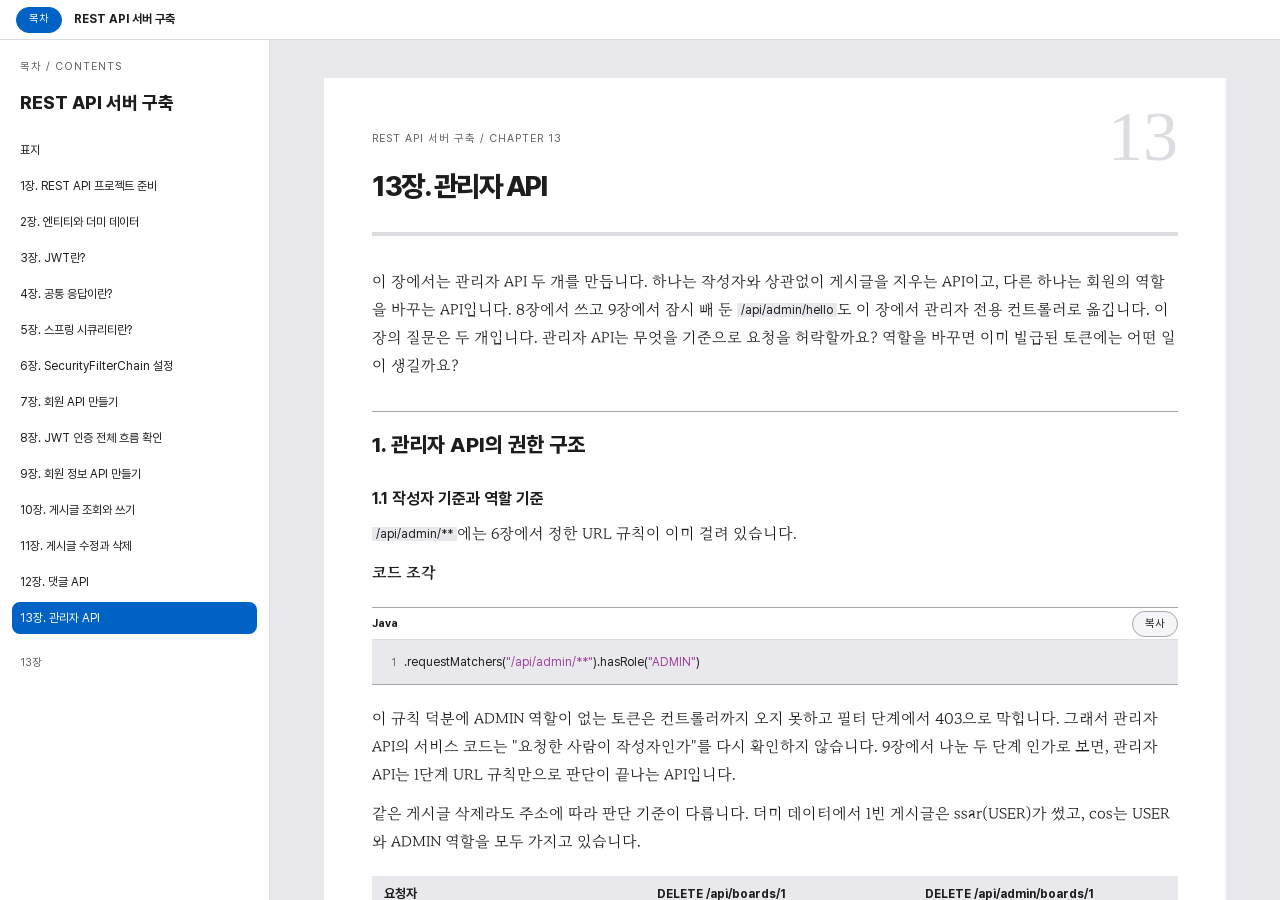
<file: chapters/13.html>
<!doctype html><html lang="ko"><head><meta charset="utf-8"><meta http-equiv="Content-Security-Policy" content="default-src 'none'; img-src 'self' data: blob:; font-src 'self'; style-src 'self' 'unsafe-inline'; script-src 'self' 'unsafe-inline'"><meta name="viewport" content="width=device-width,initial-scale=1"><title>REST API 서버 구축</title><link rel="stylesheet" href="../assets/book-a89ae88501600a40.css"></head><body><div class="reader" data-toc="open"><header class="book-bar"><button type="button" class="toc-toggle" aria-expanded="true" aria-controls="toc">목차</button><span class="book-bar__title">REST API 서버 구축</span></header><aside class="toc" id="toc"><p class="caption">목차 / CONTENTS</p><div class="toc-title">REST API 서버 구축</div><a href="../index.html" data-chapter="0" title="표지" aria-current="false">표지</a><a href="01.html" data-chapter="1" title="1장. REST API 프로젝트 준비" aria-current="false">1장. REST API 프로젝트 준비</a><a href="02.html" data-chapter="2" title="2장. 엔티티와 더미 데이터" aria-current="false">2장. 엔티티와 더미 데이터</a><a href="03.html" data-chapter="3" title="3장. JWT란?" aria-current="false">3장. JWT란?</a><a href="04.html" data-chapter="4" title="4장. 공통 응답이란?" aria-current="false">4장. 공통 응답이란?</a><a href="05.html" data-chapter="5" title="5장. 스프링 시큐리티란?" aria-current="false">5장. 스프링 시큐리티란?</a><a href="06.html" data-chapter="6" title="6장. SecurityFilterChain 설정" aria-current="false">6장. SecurityFilterChain 설정</a><a href="07.html" data-chapter="7" title="7장. 회원 API 만들기" aria-current="false">7장. 회원 API 만들기</a><a href="08.html" data-chapter="8" title="8장. JWT 인증 전체 흐름 확인" aria-current="false">8장. JWT 인증 전체 흐름 확인</a><a href="09.html" data-chapter="9" title="9장. 회원 정보 API 만들기" aria-current="false">9장. 회원 정보 API 만들기</a><a href="10.html" data-chapter="10" title="10장. 게시글 조회와 쓰기" aria-current="false">10장. 게시글 조회와 쓰기</a><a href="11.html" data-chapter="11" title="11장. 게시글 수정과 삭제" aria-current="false">11장. 게시글 수정과 삭제</a><a href="12.html" data-chapter="12" title="12장. 댓글 API" aria-current="false">12장. 댓글 API</a><a href="13.html" data-chapter="13" title="13장. 관리자 API" aria-current="true">13장. 관리자 API</a><footer>13장</footer></aside><main class="reading"><section class="chapter" id="chapter-13"><div class="eyebrow">REST API 서버 구축 / CHAPTER 13</div><span class="chapter-num" aria-hidden="true">13</span><h2>13장. 관리자 API</h2><p>이 장에서는 관리자 API 두 개를 만듭니다. 하나는 작성자와 상관없이 게시글을 지우는 API이고, 다른 하나는 회원의 역할을 바꾸는 API입니다. 8장에서 쓰고 9장에서 잠시 빼 둔 <code>/api/admin/hello</code>도 이 장에서 관리자 전용 컨트롤러로 옮깁니다. 이 장의 질문은 두 개입니다. 관리자 API는 무엇을 기준으로 요청을 허락할까요? 역할을 바꾸면 이미 발급된 토큰에는 어떤 일이 생길까요?</p>
<h3>1. 관리자 API의 권한 구조</h3>
<h4>1.1 작성자 기준과 역할 기준</h4>
<p><code>/api/admin/**</code>에는 6장에서 정한 URL 규칙이 이미 걸려 있습니다.</p>
<p><strong>코드 조각</strong></p>
<div class="code-wrap" data-kind="code" data-lang="java"><div class="code-label"><span class="code-label__name">Java</span><div class="code-tools"><span class="copy-result" aria-live="polite"></span><button type="button" class="small copy">복사</button></div></div><div class="code-body"><div class="code-ln" aria-hidden="true">1</div><pre><code class="language-java" data-code=".requestMatchers(&quot;/api/admin/**&quot;).hasRole(&quot;ADMIN&quot;)"><span class="token punctuation">.</span><span class="token function">requestMatchers</span><span class="token punctuation">(</span><span class="token string">"/api/admin/**"</span><span class="token punctuation">)</span><span class="token punctuation">.</span><span class="token function">hasRole</span><span class="token punctuation">(</span><span class="token string">"ADMIN"</span><span class="token punctuation">)</span></code></pre></div></div>
<p>이 규칙 덕분에 ADMIN 역할이 없는 토큰은 컨트롤러까지 오지 못하고 필터 단계에서 403으로 막힙니다. 그래서 관리자 API의 서비스 코드는 &quot;요청한 사람이 작성자인가&quot;를 다시 확인하지 않습니다. 9장에서 나눈 두 단계 인가로 보면, 관리자 API는 1단계 URL 규칙만으로 판단이 끝나는 API입니다.</p>
<p>같은 게시글 삭제라도 주소에 따라 판단 기준이 다릅니다. 더미 데이터에서 1번 게시글은 ssar(USER)가 썼고, cos는 USER와 ADMIN 역할을 모두 가지고 있습니다.</p>
<table><thead><tr><th>요청자</th><th><code>DELETE /api/boards/1</code></th><th><code>DELETE /api/admin/boards/1</code></th></tr></thead><tbody><tr><td>ssar (USER, 작성자)</td><td>200</td><td>403 (URL 규칙에서 막힘)</td></tr><tr><td>cos (USER · ADMIN, 작성자 아님)</td><td>403 (서비스의 작성자 확인에서 막힘)</td><td>200</td></tr></tbody></table>
<p>11장의 <code>/api/boards/{boardId}</code>는 <strong>작성자</strong>를 기준으로 삼습니다. 그래서 ADMIN인 cos도 남의 글은 지울 수 없습니다. 반대로 <code>/api/admin/boards/{boardId}</code>는 <strong>역할</strong>을 기준으로 삼기 때문에 작성자인 ssar도 들어올 수 없습니다. 기준이 다른 두 기능을 주소로 나누어 두면 서비스 코드 하나에 &quot;작성자이거나 관리자이면&quot; 같은 조건을 섞지 않아도 됩니다.</p>
<h3>2. 역할 수정 준비</h3>
<h4>2.1 User에 updateRoles 추가</h4>
<p>역할 목록 <code>roles</code>는 <code>@ElementCollection</code>으로 매핑한 컬렉션입니다. JPA는 이 컬렉션의 원소를 <code>user_role_tb</code>에 한 줄씩 저장합니다. 역할을 바꿀 때는 필드에 새 리스트를 대입하지 않고, JPA가 관리하는 기존 리스트를 비운 뒤 새 값을 채웁니다. 이렇게 해야 JPA가 같은 컬렉션의 내용이 바뀐 것으로 알아봅니다. 그러면 트랜잭션이 끝날 때 <code>user_role_tb</code>에서 해당 회원의 행을 지우고 새 역할을 다시 넣습니다.</p>
<p><strong>예제 13-1 — User에 역할 수정 메서드 추가하기</strong></p>
<p><strong>이어서:</strong> 예제 2-1</p>
<p><strong>파일명:</strong> <code>src/main/java/com/newtenco/blog/user/User.java</code></p>
<div class="code-wrap" data-kind="code" data-lang="java"><div class="code-label"><span class="code-label__name">Java</span><div class="code-tools"><span class="copy-result" aria-live="polite"></span><button type="button" class="small copy">복사</button></div></div><div class="code-body"><div class="code-ln" aria-hidden="true">1
2
3
4
5
6
7
8
9
10
11
12
13
14
15
16
17
18
19
20
21
22
23
24
25
26
27
28
29
30
31
32
33
34
35
36
37
38
39
40
41
42
43
44
45
46
47
48
49
50
51
52
53
54
55
56
57
58
59
60
61
62
63
64
65
66
67
68</div><pre><code class="language-java" data-code="package com.newtenco.blog.user;

import jakarta.persistence.*;
import lombok.*;
import org.hibernate.annotations.CreationTimestamp;
import org.springframework.security.core.GrantedAuthority;
import org.springframework.security.core.authority.SimpleGrantedAuthority;
import org.springframework.security.core.userdetails.UserDetails;

import java.sql.Timestamp;
import java.util.ArrayList;
import java.util.Collection;
import java.util.List;

@NoArgsConstructor
@AllArgsConstructor
@Builder
@Getter
@Entity
@Table(name = &quot;user_tb&quot;)
public class User implements UserDetails {

    @Id
    @GeneratedValue(strategy = GenerationType.IDENTITY)
    private Integer id;

    @Column(unique = true, length = 20, nullable = false)
    private String username;

    @Column(length = 60, nullable = false)
    private String password;

    @Column(length = 30, nullable = false)
    private String email;

    // 권한 목록은 user_role_tb 라는 별도 테이블에 한 줄씩 저장된다
    // EAGER: 유저를 조회할 때 권한도 함께 가져온다
    @ElementCollection(fetch = FetchType.EAGER)
    @CollectionTable(name = &quot;user_role_tb&quot;, joinColumns = @JoinColumn(name = &quot;user_id&quot;))
    @Column(name = &quot;role&quot;)
    @Builder.Default
    private List&lt;String&gt; roles = new ArrayList&lt;&gt;(List.of(&quot;USER&quot;));

    @CreationTimestamp
    private Timestamp createdAt;

    public void update(String email, String password) {
        this.email = email;
        this.password = password;
    }

    // 기존 리스트를 비우고 새 역할을 채운다 (JPA 가 user_role_tb 를 delete 후 insert 한다)
    public void updateRoles(List&lt;String&gt; roles) {
        this.roles.clear();
        this.roles.addAll(roles);
    }

    // 시큐리티는 권한 이름 앞에 ROLE_ 이 붙어 있어야 hasRole(&quot;USER&quot;) 로 검사할 수 있다
    @Override
    public Collection&lt;? extends GrantedAuthority&gt; getAuthorities() {
        return roles.stream()
                .map(role -&gt; new SimpleGrantedAuthority(&quot;ROLE_&quot; + role))
                .toList();
    }

    // isAccountNonExpired, isAccountNonLocked, isCredentialsNonExpired, isEnabled 는
    // UserDetails 인터페이스에 기본값 true 로 구현되어 있으므로 따로 작성하지 않아도 된다.
}"><span class="token keyword">package</span> <span class="token namespace">com<span class="token punctuation">.</span>newtenco<span class="token punctuation">.</span>blog<span class="token punctuation">.</span>user</span><span class="token punctuation">;</span>

<span class="token keyword">import</span> <span class="token import"><span class="token namespace">jakarta<span class="token punctuation">.</span>persistence<span class="token punctuation">.</span></span><span class="token operator">*</span></span><span class="token punctuation">;</span>
<span class="token keyword">import</span> <span class="token import"><span class="token namespace">lombok<span class="token punctuation">.</span></span><span class="token operator">*</span></span><span class="token punctuation">;</span>
<span class="token keyword">import</span> <span class="token import"><span class="token namespace">org<span class="token punctuation">.</span>hibernate<span class="token punctuation">.</span>annotations<span class="token punctuation">.</span></span><span class="token class-name">CreationTimestamp</span></span><span class="token punctuation">;</span>
<span class="token keyword">import</span> <span class="token import"><span class="token namespace">org<span class="token punctuation">.</span>springframework<span class="token punctuation">.</span>security<span class="token punctuation">.</span>core<span class="token punctuation">.</span></span><span class="token class-name">GrantedAuthority</span></span><span class="token punctuation">;</span>
<span class="token keyword">import</span> <span class="token import"><span class="token namespace">org<span class="token punctuation">.</span>springframework<span class="token punctuation">.</span>security<span class="token punctuation">.</span>core<span class="token punctuation">.</span>authority<span class="token punctuation">.</span></span><span class="token class-name">SimpleGrantedAuthority</span></span><span class="token punctuation">;</span>
<span class="token keyword">import</span> <span class="token import"><span class="token namespace">org<span class="token punctuation">.</span>springframework<span class="token punctuation">.</span>security<span class="token punctuation">.</span>core<span class="token punctuation">.</span>userdetails<span class="token punctuation">.</span></span><span class="token class-name">UserDetails</span></span><span class="token punctuation">;</span>

<span class="token keyword">import</span> <span class="token import"><span class="token namespace">java<span class="token punctuation">.</span>sql<span class="token punctuation">.</span></span><span class="token class-name">Timestamp</span></span><span class="token punctuation">;</span>
<span class="token keyword">import</span> <span class="token import"><span class="token namespace">java<span class="token punctuation">.</span>util<span class="token punctuation">.</span></span><span class="token class-name">ArrayList</span></span><span class="token punctuation">;</span>
<span class="token keyword">import</span> <span class="token import"><span class="token namespace">java<span class="token punctuation">.</span>util<span class="token punctuation">.</span></span><span class="token class-name">Collection</span></span><span class="token punctuation">;</span>
<span class="token keyword">import</span> <span class="token import"><span class="token namespace">java<span class="token punctuation">.</span>util<span class="token punctuation">.</span></span><span class="token class-name">List</span></span><span class="token punctuation">;</span>

<span class="token annotation punctuation">@NoArgsConstructor</span>
<span class="token annotation punctuation">@AllArgsConstructor</span>
<span class="token annotation punctuation">@Builder</span>
<span class="token annotation punctuation">@Getter</span>
<span class="token annotation punctuation">@Entity</span>
<span class="token annotation punctuation">@Table</span><span class="token punctuation">(</span>name <span class="token operator">=</span> <span class="token string">"user_tb"</span><span class="token punctuation">)</span>
<span class="token keyword">public</span> <span class="token keyword">class</span> <span class="token class-name">User</span> <span class="token keyword">implements</span> <span class="token class-name">UserDetails</span> <span class="token punctuation">{</span>

    <span class="token annotation punctuation">@Id</span>
    <span class="token annotation punctuation">@GeneratedValue</span><span class="token punctuation">(</span>strategy <span class="token operator">=</span> <span class="token class-name">GenerationType</span><span class="token punctuation">.</span><span class="token constant">IDENTITY</span><span class="token punctuation">)</span>
    <span class="token keyword">private</span> <span class="token class-name">Integer</span> id<span class="token punctuation">;</span>

    <span class="token annotation punctuation">@Column</span><span class="token punctuation">(</span>unique <span class="token operator">=</span> <span class="token boolean">true</span><span class="token punctuation">,</span> length <span class="token operator">=</span> <span class="token number">20</span><span class="token punctuation">,</span> nullable <span class="token operator">=</span> <span class="token boolean">false</span><span class="token punctuation">)</span>
    <span class="token keyword">private</span> <span class="token class-name">String</span> username<span class="token punctuation">;</span>

    <span class="token annotation punctuation">@Column</span><span class="token punctuation">(</span>length <span class="token operator">=</span> <span class="token number">60</span><span class="token punctuation">,</span> nullable <span class="token operator">=</span> <span class="token boolean">false</span><span class="token punctuation">)</span>
    <span class="token keyword">private</span> <span class="token class-name">String</span> password<span class="token punctuation">;</span>

    <span class="token annotation punctuation">@Column</span><span class="token punctuation">(</span>length <span class="token operator">=</span> <span class="token number">30</span><span class="token punctuation">,</span> nullable <span class="token operator">=</span> <span class="token boolean">false</span><span class="token punctuation">)</span>
    <span class="token keyword">private</span> <span class="token class-name">String</span> email<span class="token punctuation">;</span>

    <span class="token comment">// 권한 목록은 user_role_tb 라는 별도 테이블에 한 줄씩 저장된다</span>
    <span class="token comment">// EAGER: 유저를 조회할 때 권한도 함께 가져온다</span>
    <span class="token annotation punctuation">@ElementCollection</span><span class="token punctuation">(</span>fetch <span class="token operator">=</span> <span class="token class-name">FetchType</span><span class="token punctuation">.</span><span class="token constant">EAGER</span><span class="token punctuation">)</span>
    <span class="token annotation punctuation">@CollectionTable</span><span class="token punctuation">(</span>name <span class="token operator">=</span> <span class="token string">"user_role_tb"</span><span class="token punctuation">,</span> joinColumns <span class="token operator">=</span> <span class="token annotation punctuation">@JoinColumn</span><span class="token punctuation">(</span>name <span class="token operator">=</span> <span class="token string">"user_id"</span><span class="token punctuation">)</span><span class="token punctuation">)</span>
    <span class="token annotation punctuation">@Column</span><span class="token punctuation">(</span>name <span class="token operator">=</span> <span class="token string">"role"</span><span class="token punctuation">)</span>
    <span class="token annotation punctuation">@Builder.Default</span>
    <span class="token keyword">private</span> <span class="token class-name">List</span><span class="token generics"><span class="token punctuation">&lt;</span><span class="token class-name">String</span><span class="token punctuation">></span></span> roles <span class="token operator">=</span> <span class="token keyword">new</span> <span class="token class-name">ArrayList</span><span class="token generics"><span class="token punctuation">&lt;</span><span class="token punctuation">></span></span><span class="token punctuation">(</span><span class="token class-name">List</span><span class="token punctuation">.</span><span class="token function">of</span><span class="token punctuation">(</span><span class="token string">"USER"</span><span class="token punctuation">)</span><span class="token punctuation">)</span><span class="token punctuation">;</span>

    <span class="token annotation punctuation">@CreationTimestamp</span>
    <span class="token keyword">private</span> <span class="token class-name">Timestamp</span> createdAt<span class="token punctuation">;</span>

    <span class="token keyword">public</span> <span class="token keyword">void</span> <span class="token function">update</span><span class="token punctuation">(</span><span class="token class-name">String</span> email<span class="token punctuation">,</span> <span class="token class-name">String</span> password<span class="token punctuation">)</span> <span class="token punctuation">{</span>
        <span class="token keyword">this</span><span class="token punctuation">.</span>email <span class="token operator">=</span> email<span class="token punctuation">;</span>
        <span class="token keyword">this</span><span class="token punctuation">.</span>password <span class="token operator">=</span> password<span class="token punctuation">;</span>
    <span class="token punctuation">}</span>

    <span class="token comment">// 기존 리스트를 비우고 새 역할을 채운다 (JPA 가 user_role_tb 를 delete 후 insert 한다)</span>
    <span class="token keyword">public</span> <span class="token keyword">void</span> <span class="token function">updateRoles</span><span class="token punctuation">(</span><span class="token class-name">List</span><span class="token generics"><span class="token punctuation">&lt;</span><span class="token class-name">String</span><span class="token punctuation">></span></span> roles<span class="token punctuation">)</span> <span class="token punctuation">{</span>
        <span class="token keyword">this</span><span class="token punctuation">.</span>roles<span class="token punctuation">.</span><span class="token function">clear</span><span class="token punctuation">(</span><span class="token punctuation">)</span><span class="token punctuation">;</span>
        <span class="token keyword">this</span><span class="token punctuation">.</span>roles<span class="token punctuation">.</span><span class="token function">addAll</span><span class="token punctuation">(</span>roles<span class="token punctuation">)</span><span class="token punctuation">;</span>
    <span class="token punctuation">}</span>

    <span class="token comment">// 시큐리티는 권한 이름 앞에 ROLE_ 이 붙어 있어야 hasRole("USER") 로 검사할 수 있다</span>
    <span class="token annotation punctuation">@Override</span>
    <span class="token keyword">public</span> <span class="token class-name">Collection</span><span class="token generics"><span class="token punctuation">&lt;</span><span class="token operator">?</span> <span class="token keyword">extends</span> <span class="token class-name">GrantedAuthority</span><span class="token punctuation">></span></span> <span class="token function">getAuthorities</span><span class="token punctuation">(</span><span class="token punctuation">)</span> <span class="token punctuation">{</span>
        <span class="token keyword">return</span> roles<span class="token punctuation">.</span><span class="token function">stream</span><span class="token punctuation">(</span><span class="token punctuation">)</span>
                <span class="token punctuation">.</span><span class="token function">map</span><span class="token punctuation">(</span>role <span class="token operator">-></span> <span class="token keyword">new</span> <span class="token class-name">SimpleGrantedAuthority</span><span class="token punctuation">(</span><span class="token string">"ROLE_"</span> <span class="token operator">+</span> role<span class="token punctuation">)</span><span class="token punctuation">)</span>
                <span class="token punctuation">.</span><span class="token function">toList</span><span class="token punctuation">(</span><span class="token punctuation">)</span><span class="token punctuation">;</span>
    <span class="token punctuation">}</span>

    <span class="token comment">// isAccountNonExpired, isAccountNonLocked, isCredentialsNonExpired, isEnabled 는</span>
    <span class="token comment">// UserDetails 인터페이스에 기본값 true 로 구현되어 있으므로 따로 작성하지 않아도 된다.</span>
<span class="token punctuation">}</span></code></pre></div></div>
<p><code>updateRoles()</code>는 9장의 <code>update()</code>처럼 엔티티 안의 값만 바꾸고, 저장은 더티 체킹에 맡깁니다. DB에는 <code>&quot;USER&quot;</code>, <code>&quot;ADMIN&quot;</code>처럼 접두사 없는 이름이 들어갑니다. <code>ROLE_</code>은 지금까지처럼 <code>getAuthorities()</code>가 시큐리티에 넘길 때만 붙입니다.</p>
<h4>2.2 RolesDTO와 @NotEmpty</h4>
<p>역할 수정 요청의 본문은 <code>{&quot;roles&quot;:[&quot;USER&quot;,&quot;ADMIN&quot;]}</code>처럼 역할 이름 배열 하나입니다. 이 값을 받을 DTO를 9장의 <code>UserRequest</code>에 추가합니다.</p>
<p><strong>예제 13-2 — 역할 수정 요청 DTO 만들기</strong></p>
<p><strong>이어서:</strong> 예제 9-2</p>
<p><strong>파일명:</strong> <code>src/main/java/com/newtenco/blog/user/UserRequest.java</code></p>
<div class="code-wrap" data-kind="code" data-lang="java"><div class="code-label"><span class="code-label__name">Java</span><div class="code-tools"><span class="copy-result" aria-live="polite"></span><button type="button" class="small copy">복사</button></div></div><div class="code-body"><div class="code-ln" aria-hidden="true">1
2
3
4
5
6
7
8
9
10
11
12
13
14
15
16
17
18
19
20
21
22
23
24
25
26
27
28</div><pre><code class="language-java" data-code="package com.newtenco.blog.user;

import jakarta.validation.constraints.Email;
import jakarta.validation.constraints.NotBlank;
import jakarta.validation.constraints.NotEmpty;
import jakarta.validation.constraints.Size;

import java.util.List;

public class UserRequest {

    // 회원정보 수정: {&quot;email&quot;:&quot;ssar@nate.com&quot;,&quot;password&quot;:&quot;5678&quot;}
    public record UpdateDTO(
            @NotBlank(message = &quot;이메일을 입력해주세요&quot;)
            @Email(message = &quot;이메일 형식이 올바르지 않습니다&quot;)
            String email,

            @NotBlank(message = &quot;비밀번호를 입력해주세요&quot;)
            @Size(min = 4, max = 20, message = &quot;비밀번호는 4~20자여야 합니다&quot;)
            String password) {
    }

    // 관리자 역할 수정: {&quot;roles&quot;:[&quot;USER&quot;,&quot;ADMIN&quot;]}
    public record RolesDTO(
            @NotEmpty(message = &quot;역할을 설정해주세요&quot;)
            List&lt;String&gt; roles) {
    }
}"><span class="token keyword">package</span> <span class="token namespace">com<span class="token punctuation">.</span>newtenco<span class="token punctuation">.</span>blog<span class="token punctuation">.</span>user</span><span class="token punctuation">;</span>

<span class="token keyword">import</span> <span class="token import"><span class="token namespace">jakarta<span class="token punctuation">.</span>validation<span class="token punctuation">.</span>constraints<span class="token punctuation">.</span></span><span class="token class-name">Email</span></span><span class="token punctuation">;</span>
<span class="token keyword">import</span> <span class="token import"><span class="token namespace">jakarta<span class="token punctuation">.</span>validation<span class="token punctuation">.</span>constraints<span class="token punctuation">.</span></span><span class="token class-name">NotBlank</span></span><span class="token punctuation">;</span>
<span class="token keyword">import</span> <span class="token import"><span class="token namespace">jakarta<span class="token punctuation">.</span>validation<span class="token punctuation">.</span>constraints<span class="token punctuation">.</span></span><span class="token class-name">NotEmpty</span></span><span class="token punctuation">;</span>
<span class="token keyword">import</span> <span class="token import"><span class="token namespace">jakarta<span class="token punctuation">.</span>validation<span class="token punctuation">.</span>constraints<span class="token punctuation">.</span></span><span class="token class-name">Size</span></span><span class="token punctuation">;</span>

<span class="token keyword">import</span> <span class="token import"><span class="token namespace">java<span class="token punctuation">.</span>util<span class="token punctuation">.</span></span><span class="token class-name">List</span></span><span class="token punctuation">;</span>

<span class="token keyword">public</span> <span class="token keyword">class</span> <span class="token class-name">UserRequest</span> <span class="token punctuation">{</span>

    <span class="token comment">// 회원정보 수정: {"email":"ssar@nate.com","password":"5678"}</span>
    <span class="token keyword">public</span> <span class="token keyword">record</span> <span class="token class-name">UpdateDTO</span><span class="token punctuation">(</span>
            <span class="token annotation punctuation">@NotBlank</span><span class="token punctuation">(</span>message <span class="token operator">=</span> <span class="token string">"이메일을 입력해주세요"</span><span class="token punctuation">)</span>
            <span class="token annotation punctuation">@Email</span><span class="token punctuation">(</span>message <span class="token operator">=</span> <span class="token string">"이메일 형식이 올바르지 않습니다"</span><span class="token punctuation">)</span>
            <span class="token class-name">String</span> email<span class="token punctuation">,</span>

            <span class="token annotation punctuation">@NotBlank</span><span class="token punctuation">(</span>message <span class="token operator">=</span> <span class="token string">"비밀번호를 입력해주세요"</span><span class="token punctuation">)</span>
            <span class="token annotation punctuation">@Size</span><span class="token punctuation">(</span>min <span class="token operator">=</span> <span class="token number">4</span><span class="token punctuation">,</span> max <span class="token operator">=</span> <span class="token number">20</span><span class="token punctuation">,</span> message <span class="token operator">=</span> <span class="token string">"비밀번호는 4~20자여야 합니다"</span><span class="token punctuation">)</span>
            <span class="token class-name">String</span> password<span class="token punctuation">)</span> <span class="token punctuation">{</span>
    <span class="token punctuation">}</span>

    <span class="token comment">// 관리자 역할 수정: {"roles":["USER","ADMIN"]}</span>
    <span class="token keyword">public</span> <span class="token keyword">record</span> <span class="token class-name">RolesDTO</span><span class="token punctuation">(</span>
            <span class="token annotation punctuation">@NotEmpty</span><span class="token punctuation">(</span>message <span class="token operator">=</span> <span class="token string">"역할을 설정해주세요"</span><span class="token punctuation">)</span>
            <span class="token class-name">List</span><span class="token generics"><span class="token punctuation">&lt;</span><span class="token class-name">String</span><span class="token punctuation">></span></span> roles<span class="token punctuation">)</span> <span class="token punctuation">{</span>
    <span class="token punctuation">}</span>
<span class="token punctuation">}</span></code></pre></div></div>
<p><code>@NotBlank</code>는 문자열에 쓰는 검증이고, 리스트에는 <code>@NotEmpty</code>를 씁니다. <code>@NotEmpty</code>는 값이 <code>null</code>일 때와 빈 리스트 <code>[]</code>일 때를 모두 막습니다. 역할이 하나도 없는 회원은 <code>/api/**</code>의 <code>hasAnyRole(&quot;USER&quot;, &quot;ADMIN&quot;)</code>도 통과하지 못합니다. 그래서 빈 목록은 요청 단계에서 거절합니다. 이 검증에 실패하면 4장의 <code>GlobalExceptionHandler</code>가 <code>&quot;roles:역할을 설정해주세요&quot;</code>라는 메시지로 400을 응답합니다.</p>
<p><code>@NotEmpty</code>는 리스트가 비었는지만 봅니다. <code>&quot;SUPER&quot;</code>처럼 허용하지 않는 역할 이름은 서비스에서 따로 검사합니다.</p>
<h3>3. AdminService</h3>
<p><code>AdminService</code>는 관리자 기능만 모은 서비스입니다. 1절에서 본 것처럼 이 서비스로 들어오는 요청은 모두 URL 규칙의 ADMIN 확인을 통과한 요청입니다. 그래서 이 서비스의 메서드는 <code>sessionUser</code>를 받지 않습니다.</p>
<h4>3.1 관리자 게시글 삭제</h4>
<p>관리자 게시글 삭제는 11장 게시글 삭제에서 작성자 확인만 뺀 모양입니다. 게시글이 있는지만 확인하고 지웁니다.</p>
<p><strong>예제 13-3 — 관리자 게시글 삭제 서비스 만들기</strong></p>
<p><strong>파일명:</strong> <code>src/main/java/com/newtenco/blog/admin/AdminService.java</code></p>
<div class="code-wrap" data-kind="code" data-lang="java"><div class="code-label"><span class="code-label__name">Java</span><div class="code-tools"><span class="copy-result" aria-live="polite"></span><button type="button" class="small copy">복사</button></div></div><div class="code-body"><div class="code-ln" aria-hidden="true">1
2
3
4
5
6
7
8
9
10
11
12
13
14
15
16
17
18
19
20
21
22
23
24
25
26
27</div><pre><code class="language-java" data-code="package com.newtenco.blog.admin;

import com.newtenco.blog.board.Board;
import com.newtenco.blog.board.BoardRepository;
import com.newtenco.blog.core.handler.errors.NotFoundException;
import lombok.RequiredArgsConstructor;
import org.springframework.stereotype.Service;
import org.springframework.transaction.annotation.Transactional;

/**
 * 관리자 기능. /api/admin/** 은 SecurityConfig 에서 ADMIN 만 통과하므로
 * 여기서는 작성자 확인을 하지 않는다.
 */
@Transactional(readOnly = true)
@RequiredArgsConstructor
@Service
public class AdminService {

    private final BoardRepository boardRepository;

    @Transactional
    public void 관리자_게시글삭제(Integer boardId) {
        Board board = boardRepository.findById(boardId)
                .orElseThrow(() -&gt; new NotFoundException(&quot;게시글을 찾을 수 없습니다&quot;));
        boardRepository.delete(board); // cascade = REMOVE 로 댓글도 함께 삭제
    }
}"><span class="token keyword">package</span> <span class="token namespace">com<span class="token punctuation">.</span>newtenco<span class="token punctuation">.</span>blog<span class="token punctuation">.</span>admin</span><span class="token punctuation">;</span>

<span class="token keyword">import</span> <span class="token import"><span class="token namespace">com<span class="token punctuation">.</span>newtenco<span class="token punctuation">.</span>blog<span class="token punctuation">.</span>board<span class="token punctuation">.</span></span><span class="token class-name">Board</span></span><span class="token punctuation">;</span>
<span class="token keyword">import</span> <span class="token import"><span class="token namespace">com<span class="token punctuation">.</span>newtenco<span class="token punctuation">.</span>blog<span class="token punctuation">.</span>board<span class="token punctuation">.</span></span><span class="token class-name">BoardRepository</span></span><span class="token punctuation">;</span>
<span class="token keyword">import</span> <span class="token import"><span class="token namespace">com<span class="token punctuation">.</span>newtenco<span class="token punctuation">.</span>blog<span class="token punctuation">.</span>core<span class="token punctuation">.</span>handler<span class="token punctuation">.</span>errors<span class="token punctuation">.</span></span><span class="token class-name">NotFoundException</span></span><span class="token punctuation">;</span>
<span class="token keyword">import</span> <span class="token import"><span class="token namespace">lombok<span class="token punctuation">.</span></span><span class="token class-name">RequiredArgsConstructor</span></span><span class="token punctuation">;</span>
<span class="token keyword">import</span> <span class="token import"><span class="token namespace">org<span class="token punctuation">.</span>springframework<span class="token punctuation">.</span>stereotype<span class="token punctuation">.</span></span><span class="token class-name">Service</span></span><span class="token punctuation">;</span>
<span class="token keyword">import</span> <span class="token import"><span class="token namespace">org<span class="token punctuation">.</span>springframework<span class="token punctuation">.</span>transaction<span class="token punctuation">.</span>annotation<span class="token punctuation">.</span></span><span class="token class-name">Transactional</span></span><span class="token punctuation">;</span>

<span class="token comment">/**
 * 관리자 기능. /api/admin/** 은 SecurityConfig 에서 ADMIN 만 통과하므로
 * 여기서는 작성자 확인을 하지 않는다.
 */</span>
<span class="token annotation punctuation">@Transactional</span><span class="token punctuation">(</span>readOnly <span class="token operator">=</span> <span class="token boolean">true</span><span class="token punctuation">)</span>
<span class="token annotation punctuation">@RequiredArgsConstructor</span>
<span class="token annotation punctuation">@Service</span>
<span class="token keyword">public</span> <span class="token keyword">class</span> <span class="token class-name">AdminService</span> <span class="token punctuation">{</span>

    <span class="token keyword">private</span> <span class="token keyword">final</span> <span class="token class-name">BoardRepository</span> boardRepository<span class="token punctuation">;</span>

    <span class="token annotation punctuation">@Transactional</span>
    <span class="token keyword">public</span> <span class="token keyword">void</span> 관리자_게시글삭제<span class="token punctuation">(</span><span class="token class-name">Integer</span> boardId<span class="token punctuation">)</span> <span class="token punctuation">{</span>
        <span class="token class-name">Board</span> board <span class="token operator">=</span> boardRepository<span class="token punctuation">.</span><span class="token function">findById</span><span class="token punctuation">(</span>boardId<span class="token punctuation">)</span>
                <span class="token punctuation">.</span><span class="token function">orElseThrow</span><span class="token punctuation">(</span><span class="token punctuation">(</span><span class="token punctuation">)</span> <span class="token operator">-></span> <span class="token keyword">new</span> <span class="token class-name">NotFoundException</span><span class="token punctuation">(</span><span class="token string">"게시글을 찾을 수 없습니다"</span><span class="token punctuation">)</span><span class="token punctuation">)</span><span class="token punctuation">;</span>
        boardRepository<span class="token punctuation">.</span><span class="token function">delete</span><span class="token punctuation">(</span>board<span class="token punctuation">)</span><span class="token punctuation">;</span> <span class="token comment">// cascade = REMOVE 로 댓글도 함께 삭제</span>
    <span class="token punctuation">}</span>
<span class="token punctuation">}</span></code></pre></div></div>
<p>11장의 삭제 메서드에는 &quot;작성자 id와 토큰의 id가 다르면 <code>ForbiddenException</code>&quot;이라는 줄이 있었지만, 여기서는 그 줄이 빠졌습니다. 이 서비스를 지키는 일은 <code>SecurityConfig</code>의 <code>hasRole(&quot;ADMIN&quot;)</code> 규칙이 맡습니다. 그러니 이 규칙을 지우거나 주소를 <code>/api/admin/</code> 밖으로 옮기면, 로그인한 누구나 남의 글을 지울 수 있게 됩니다.</p>
<p>삭제는 11장과 같은 이유로 <code>deleteById()</code> 대신 조회한 엔티티를 <code>delete()</code>에 넘깁니다. 그래야 Board의 <code>cascade = CascadeType.REMOVE</code>가 적용되어 게시글에 달린 댓글도 함께 지워집니다.</p>
<h4>3.2 역할 검사에 Set을 쓰는 이유</h4>
<p>역할 수정 메서드는 역할을 바꾸기 전에 요청 값을 두 번 검사합니다. 먼저 허용된 역할 이름만 들어 있는지 보고, 다음으로 현재 역할과 같은지 봅니다. 두 검사 모두 요청을 <code>List</code>가 아닌 <code>Set</code>으로 바꾼 다음에 합니다.</p>
<p>역할 목록에서는 순서가 의미가 없고, 같은 역할이 두 번 있어서도 안 됩니다. <code>List</code>는 순서와 중복을 그대로 두지만, <code>Set</code>은 중복을 없애고 원소만 비교합니다.</p>
<table><thead><tr><th>요청한 roles (현재 역할 <code>[&quot;USER&quot;,&quot;ADMIN&quot;]</code>)</th><th>List로 비교</th><th>Set으로 비교</th></tr></thead><tbody><tr><td><code>[&quot;USER&quot;,&quot;ADMIN&quot;]</code></td><td>같음</td><td>같음</td></tr><tr><td><code>[&quot;ADMIN&quot;,&quot;USER&quot;]</code></td><td>다름 (순서가 다름)</td><td>같음</td></tr><tr><td><code>[&quot;USER&quot;,&quot;USER&quot;]</code></td><td>중복이 그대로 저장됨</td><td>중복이 사라져 <code>[&quot;USER&quot;]</code></td></tr></tbody></table>
<p><code>List</code>로 비교하면 순서만 바꾼 요청을 다른 역할로 보고 쓸데없이 다시 저장합니다. <code>[&quot;USER&quot;,&quot;USER&quot;]</code> 같은 요청이 오면 <code>user_role_tb</code>에 같은 역할이 두 줄 들어갑니다. <code>Set</code>으로 바꾸면 두 문제가 함께 사라집니다.</p>
<p><code>Set</code> 구현체 가운데 <code>LinkedHashSet</code>은 중복을 없애면서도 넣은 순서를 지킵니다. 요청이 <code>[&quot;USER&quot;,&quot;ADMIN&quot;]</code>이면 응답과 DB에도 같은 순서로 남아 결과를 읽기 쉽습니다.</p>
<p><strong>예제 13-4 — 역할 수정 서비스 추가하기</strong></p>
<p><strong>이어서:</strong> 예제 13-3</p>
<p><strong>파일명:</strong> <code>src/main/java/com/newtenco/blog/admin/AdminService.java</code></p>
<div class="code-wrap" data-kind="code" data-lang="java"><div class="code-label"><span class="code-label__name">Java</span><div class="code-tools"><span class="copy-result" aria-live="polite"></span><button type="button" class="small copy">복사</button></div></div><div class="code-body"><div class="code-ln" aria-hidden="true">1
2
3
4
5
6
7
8
9
10
11
12
13
14
15
16
17
18
19
20
21
22
23
24
25
26
27
28
29
30
31
32
33
34
35
36
37
38
39
40
41
42
43
44
45
46
47
48
49
50
51
52
53
54
55
56
57
58
59
60</div><pre><code class="language-java" data-code="package com.newtenco.blog.admin;

import com.newtenco.blog.auth.AuthResponse;
import com.newtenco.blog.board.Board;
import com.newtenco.blog.board.BoardRepository;
import com.newtenco.blog.core.handler.errors.BadRequestException;
import com.newtenco.blog.core.handler.errors.NotFoundException;
import com.newtenco.blog.user.User;
import com.newtenco.blog.user.UserRepository;
import com.newtenco.blog.user.UserRequest;
import lombok.RequiredArgsConstructor;
import org.springframework.stereotype.Service;
import org.springframework.transaction.annotation.Transactional;

import java.util.HashSet;
import java.util.LinkedHashSet;
import java.util.List;
import java.util.Set;

/**
 * 관리자 기능. /api/admin/** 은 SecurityConfig 에서 ADMIN 만 통과하므로
 * 여기서는 작성자 확인을 하지 않는다.
 */
@Transactional(readOnly = true)
@RequiredArgsConstructor
@Service
public class AdminService {

    private static final Set&lt;String&gt; ALLOWED_ROLES = Set.of(&quot;USER&quot;, &quot;ADMIN&quot;);

    private final BoardRepository boardRepository;
    private final UserRepository userRepository;

    @Transactional
    public void 관리자_게시글삭제(Integer boardId) {
        Board board = boardRepository.findById(boardId)
                .orElseThrow(() -&gt; new NotFoundException(&quot;게시글을 찾을 수 없습니다&quot;));
        boardRepository.delete(board); // cascade = REMOVE 로 댓글도 함께 삭제
    }

    @Transactional
    public AuthResponse.DTO 관리자_역할수정(Integer userId, UserRequest.RolesDTO reqDTO) {
        User user = userRepository.findById(userId)
                .orElseThrow(() -&gt; new NotFoundException(&quot;회원을 찾을 수 없습니다&quot;));

        // List -&gt; Set: 중복을 없애고, 순서와 상관없이 내용만 비교한다
        // LinkedHashSet 은 요청한 순서를 유지한다
        Set&lt;String&gt; requestedRoles = new LinkedHashSet&lt;&gt;(reqDTO.roles());

        if (!ALLOWED_ROLES.containsAll(requestedRoles)) {
            throw new BadRequestException(&quot;역할은 USER, ADMIN 만 사용할 수 있습니다&quot;);
        }
        if (new HashSet&lt;&gt;(user.getRoles()).equals(requestedRoles)) {
            throw new BadRequestException(&quot;현재와 같은 역할입니다&quot;);
        }

        user.updateRoles(List.copyOf(requestedRoles)); // 더티 체킹
        return new AuthResponse.DTO(user);
    }
}"><span class="token keyword">package</span> <span class="token namespace">com<span class="token punctuation">.</span>newtenco<span class="token punctuation">.</span>blog<span class="token punctuation">.</span>admin</span><span class="token punctuation">;</span>

<span class="token keyword">import</span> <span class="token import"><span class="token namespace">com<span class="token punctuation">.</span>newtenco<span class="token punctuation">.</span>blog<span class="token punctuation">.</span>auth<span class="token punctuation">.</span></span><span class="token class-name">AuthResponse</span></span><span class="token punctuation">;</span>
<span class="token keyword">import</span> <span class="token import"><span class="token namespace">com<span class="token punctuation">.</span>newtenco<span class="token punctuation">.</span>blog<span class="token punctuation">.</span>board<span class="token punctuation">.</span></span><span class="token class-name">Board</span></span><span class="token punctuation">;</span>
<span class="token keyword">import</span> <span class="token import"><span class="token namespace">com<span class="token punctuation">.</span>newtenco<span class="token punctuation">.</span>blog<span class="token punctuation">.</span>board<span class="token punctuation">.</span></span><span class="token class-name">BoardRepository</span></span><span class="token punctuation">;</span>
<span class="token keyword">import</span> <span class="token import"><span class="token namespace">com<span class="token punctuation">.</span>newtenco<span class="token punctuation">.</span>blog<span class="token punctuation">.</span>core<span class="token punctuation">.</span>handler<span class="token punctuation">.</span>errors<span class="token punctuation">.</span></span><span class="token class-name">BadRequestException</span></span><span class="token punctuation">;</span>
<span class="token keyword">import</span> <span class="token import"><span class="token namespace">com<span class="token punctuation">.</span>newtenco<span class="token punctuation">.</span>blog<span class="token punctuation">.</span>core<span class="token punctuation">.</span>handler<span class="token punctuation">.</span>errors<span class="token punctuation">.</span></span><span class="token class-name">NotFoundException</span></span><span class="token punctuation">;</span>
<span class="token keyword">import</span> <span class="token import"><span class="token namespace">com<span class="token punctuation">.</span>newtenco<span class="token punctuation">.</span>blog<span class="token punctuation">.</span>user<span class="token punctuation">.</span></span><span class="token class-name">User</span></span><span class="token punctuation">;</span>
<span class="token keyword">import</span> <span class="token import"><span class="token namespace">com<span class="token punctuation">.</span>newtenco<span class="token punctuation">.</span>blog<span class="token punctuation">.</span>user<span class="token punctuation">.</span></span><span class="token class-name">UserRepository</span></span><span class="token punctuation">;</span>
<span class="token keyword">import</span> <span class="token import"><span class="token namespace">com<span class="token punctuation">.</span>newtenco<span class="token punctuation">.</span>blog<span class="token punctuation">.</span>user<span class="token punctuation">.</span></span><span class="token class-name">UserRequest</span></span><span class="token punctuation">;</span>
<span class="token keyword">import</span> <span class="token import"><span class="token namespace">lombok<span class="token punctuation">.</span></span><span class="token class-name">RequiredArgsConstructor</span></span><span class="token punctuation">;</span>
<span class="token keyword">import</span> <span class="token import"><span class="token namespace">org<span class="token punctuation">.</span>springframework<span class="token punctuation">.</span>stereotype<span class="token punctuation">.</span></span><span class="token class-name">Service</span></span><span class="token punctuation">;</span>
<span class="token keyword">import</span> <span class="token import"><span class="token namespace">org<span class="token punctuation">.</span>springframework<span class="token punctuation">.</span>transaction<span class="token punctuation">.</span>annotation<span class="token punctuation">.</span></span><span class="token class-name">Transactional</span></span><span class="token punctuation">;</span>

<span class="token keyword">import</span> <span class="token import"><span class="token namespace">java<span class="token punctuation">.</span>util<span class="token punctuation">.</span></span><span class="token class-name">HashSet</span></span><span class="token punctuation">;</span>
<span class="token keyword">import</span> <span class="token import"><span class="token namespace">java<span class="token punctuation">.</span>util<span class="token punctuation">.</span></span><span class="token class-name">LinkedHashSet</span></span><span class="token punctuation">;</span>
<span class="token keyword">import</span> <span class="token import"><span class="token namespace">java<span class="token punctuation">.</span>util<span class="token punctuation">.</span></span><span class="token class-name">List</span></span><span class="token punctuation">;</span>
<span class="token keyword">import</span> <span class="token import"><span class="token namespace">java<span class="token punctuation">.</span>util<span class="token punctuation">.</span></span><span class="token class-name">Set</span></span><span class="token punctuation">;</span>

<span class="token comment">/**
 * 관리자 기능. /api/admin/** 은 SecurityConfig 에서 ADMIN 만 통과하므로
 * 여기서는 작성자 확인을 하지 않는다.
 */</span>
<span class="token annotation punctuation">@Transactional</span><span class="token punctuation">(</span>readOnly <span class="token operator">=</span> <span class="token boolean">true</span><span class="token punctuation">)</span>
<span class="token annotation punctuation">@RequiredArgsConstructor</span>
<span class="token annotation punctuation">@Service</span>
<span class="token keyword">public</span> <span class="token keyword">class</span> <span class="token class-name">AdminService</span> <span class="token punctuation">{</span>

    <span class="token keyword">private</span> <span class="token keyword">static</span> <span class="token keyword">final</span> <span class="token class-name">Set</span><span class="token generics"><span class="token punctuation">&lt;</span><span class="token class-name">String</span><span class="token punctuation">></span></span> <span class="token constant">ALLOWED_ROLES</span> <span class="token operator">=</span> <span class="token class-name">Set</span><span class="token punctuation">.</span><span class="token function">of</span><span class="token punctuation">(</span><span class="token string">"USER"</span><span class="token punctuation">,</span> <span class="token string">"ADMIN"</span><span class="token punctuation">)</span><span class="token punctuation">;</span>

    <span class="token keyword">private</span> <span class="token keyword">final</span> <span class="token class-name">BoardRepository</span> boardRepository<span class="token punctuation">;</span>
    <span class="token keyword">private</span> <span class="token keyword">final</span> <span class="token class-name">UserRepository</span> userRepository<span class="token punctuation">;</span>

    <span class="token annotation punctuation">@Transactional</span>
    <span class="token keyword">public</span> <span class="token keyword">void</span> 관리자_게시글삭제<span class="token punctuation">(</span><span class="token class-name">Integer</span> boardId<span class="token punctuation">)</span> <span class="token punctuation">{</span>
        <span class="token class-name">Board</span> board <span class="token operator">=</span> boardRepository<span class="token punctuation">.</span><span class="token function">findById</span><span class="token punctuation">(</span>boardId<span class="token punctuation">)</span>
                <span class="token punctuation">.</span><span class="token function">orElseThrow</span><span class="token punctuation">(</span><span class="token punctuation">(</span><span class="token punctuation">)</span> <span class="token operator">-></span> <span class="token keyword">new</span> <span class="token class-name">NotFoundException</span><span class="token punctuation">(</span><span class="token string">"게시글을 찾을 수 없습니다"</span><span class="token punctuation">)</span><span class="token punctuation">)</span><span class="token punctuation">;</span>
        boardRepository<span class="token punctuation">.</span><span class="token function">delete</span><span class="token punctuation">(</span>board<span class="token punctuation">)</span><span class="token punctuation">;</span> <span class="token comment">// cascade = REMOVE 로 댓글도 함께 삭제</span>
    <span class="token punctuation">}</span>

    <span class="token annotation punctuation">@Transactional</span>
    <span class="token keyword">public</span> <span class="token class-name">AuthResponse</span><span class="token punctuation">.</span><span class="token constant">DTO</span> 관리자_역할수정<span class="token punctuation">(</span><span class="token class-name">Integer</span> userId<span class="token punctuation">,</span> <span class="token class-name">UserRequest<span class="token punctuation">.</span>RolesDTO</span> reqDTO<span class="token punctuation">)</span> <span class="token punctuation">{</span>
        <span class="token class-name">User</span> user <span class="token operator">=</span> userRepository<span class="token punctuation">.</span><span class="token function">findById</span><span class="token punctuation">(</span>userId<span class="token punctuation">)</span>
                <span class="token punctuation">.</span><span class="token function">orElseThrow</span><span class="token punctuation">(</span><span class="token punctuation">(</span><span class="token punctuation">)</span> <span class="token operator">-></span> <span class="token keyword">new</span> <span class="token class-name">NotFoundException</span><span class="token punctuation">(</span><span class="token string">"회원을 찾을 수 없습니다"</span><span class="token punctuation">)</span><span class="token punctuation">)</span><span class="token punctuation">;</span>

        <span class="token comment">// List -> Set: 중복을 없애고, 순서와 상관없이 내용만 비교한다</span>
        <span class="token comment">// LinkedHashSet 은 요청한 순서를 유지한다</span>
        <span class="token class-name">Set</span><span class="token generics"><span class="token punctuation">&lt;</span><span class="token class-name">String</span><span class="token punctuation">></span></span> requestedRoles <span class="token operator">=</span> <span class="token keyword">new</span> <span class="token class-name">LinkedHashSet</span><span class="token generics"><span class="token punctuation">&lt;</span><span class="token punctuation">></span></span><span class="token punctuation">(</span>reqDTO<span class="token punctuation">.</span><span class="token function">roles</span><span class="token punctuation">(</span><span class="token punctuation">)</span><span class="token punctuation">)</span><span class="token punctuation">;</span>

        <span class="token keyword">if</span> <span class="token punctuation">(</span><span class="token operator">!</span><span class="token constant">ALLOWED_ROLES</span><span class="token punctuation">.</span><span class="token function">containsAll</span><span class="token punctuation">(</span>requestedRoles<span class="token punctuation">)</span><span class="token punctuation">)</span> <span class="token punctuation">{</span>
            <span class="token keyword">throw</span> <span class="token keyword">new</span> <span class="token class-name">BadRequestException</span><span class="token punctuation">(</span><span class="token string">"역할은 USER, ADMIN 만 사용할 수 있습니다"</span><span class="token punctuation">)</span><span class="token punctuation">;</span>
        <span class="token punctuation">}</span>
        <span class="token keyword">if</span> <span class="token punctuation">(</span><span class="token keyword">new</span> <span class="token class-name">HashSet</span><span class="token generics"><span class="token punctuation">&lt;</span><span class="token punctuation">></span></span><span class="token punctuation">(</span>user<span class="token punctuation">.</span><span class="token function">getRoles</span><span class="token punctuation">(</span><span class="token punctuation">)</span><span class="token punctuation">)</span><span class="token punctuation">.</span><span class="token function">equals</span><span class="token punctuation">(</span>requestedRoles<span class="token punctuation">)</span><span class="token punctuation">)</span> <span class="token punctuation">{</span>
            <span class="token keyword">throw</span> <span class="token keyword">new</span> <span class="token class-name">BadRequestException</span><span class="token punctuation">(</span><span class="token string">"현재와 같은 역할입니다"</span><span class="token punctuation">)</span><span class="token punctuation">;</span>
        <span class="token punctuation">}</span>

        user<span class="token punctuation">.</span><span class="token function">updateRoles</span><span class="token punctuation">(</span><span class="token class-name">List</span><span class="token punctuation">.</span><span class="token function">copyOf</span><span class="token punctuation">(</span>requestedRoles<span class="token punctuation">)</span><span class="token punctuation">)</span><span class="token punctuation">;</span> <span class="token comment">// 더티 체킹</span>
        <span class="token keyword">return</span> <span class="token keyword">new</span> <span class="token class-name">AuthResponse</span><span class="token punctuation">.</span><span class="token function">DTO</span><span class="token punctuation">(</span>user<span class="token punctuation">)</span><span class="token punctuation">;</span>
    <span class="token punctuation">}</span>
<span class="token punctuation">}</span></code></pre></div></div>
<p><code>ALLOWED_ROLES.containsAll(requestedRoles)</code>는 요청한 역할이 모두 허용 목록 안에 있는지 확인합니다. 이 검사가 없으면 관리자가 실수로 <code>&quot;SUPER&quot;</code>를 보내도 그대로 저장됩니다. 그런 역할은 어떤 역할 규칙에도 맞지 않으므로, 그 회원은 로그인이 필요한 API를 하나도 쓰지 못하게 됩니다.</p>
<p>현재 역할과 비교할 때는 <code>user.getRoles()</code>도 <code>HashSet</code>으로 바꿉니다. <code>Set</code>끼리의 <code>equals()</code>는 구현체가 달라도 담긴 원소만 같으면 <code>true</code>입니다. 그래서 <code>HashSet</code>과 <code>LinkedHashSet</code>을 바로 비교해도 됩니다. 마지막에는 <code>List.copyOf()</code>로 다시 리스트를 만들어 <code>updateRoles()</code>에 넘깁니다. 엔티티의 필드 타입이 <code>List&lt;String&gt;</code>이기 때문입니다.</p>
<p>응답은 7장의 <code>AuthResponse.DTO</code>를 그대로 씁니다. 이 DTO에는 비밀번호가 없고 바뀐 <code>roles</code>가 들어 있어서, 결과를 바로 확인할 수 있습니다.</p>
<p>검사 단계별 실패 응답은 다음과 같습니다.</p>
<table><thead><tr><th>검사</th><th>하는 곳</th><th>실패 응답</th></tr></thead><tbody><tr><td><code>roles</code>가 <code>null</code>이거나 <code>[]</code></td><td><code>RolesDTO</code>의 <code>@NotEmpty</code></td><td>400, <code>&quot;roles:역할을 설정해주세요&quot;</code></td></tr><tr><td>대상 회원이 없음</td><td><code>findById()</code></td><td>404, <code>&quot;회원을 찾을 수 없습니다&quot;</code></td></tr><tr><td>USER, ADMIN 말고 다른 값이 있음</td><td><code>ALLOWED_ROLES.containsAll()</code></td><td>400, <code>&quot;역할은 USER, ADMIN 만 사용할 수 있습니다&quot;</code></td></tr><tr><td>현재 역할과 같음</td><td><code>Set</code>의 <code>equals()</code></td><td>400, <code>&quot;현재와 같은 역할입니다&quot;</code></td></tr></tbody></table>
<h3>4. AdminController</h3>
<p>관리자 API 세 개를 컨트롤러 하나에 모읍니다. 9장의 <code>UserController</code>처럼 클래스에 <code>@RequestMapping(&quot;/api/admin&quot;)</code>을 붙이면 메서드에는 뒷부분 주소만 적으면 됩니다.</p>
<p><strong>예제 13-5 — 관리자 컨트롤러 만들기</strong></p>
<p><strong>이어서:</strong> 예제 13-4</p>
<p><strong>파일명:</strong> <code>src/main/java/com/newtenco/blog/admin/AdminController.java</code></p>
<div class="code-wrap" data-kind="code" data-lang="java"><div class="code-label"><span class="code-label__name">Java</span><div class="code-tools"><span class="copy-result" aria-live="polite"></span><button type="button" class="small copy">복사</button></div></div><div class="code-body"><div class="code-ln" aria-hidden="true">1
2
3
4
5
6
7
8
9
10
11
12
13
14
15
16
17
18
19
20
21
22
23
24
25
26
27
28
29
30
31
32
33
34
35
36
37
38
39</div><pre><code class="language-java" data-code="package com.newtenco.blog.admin;

import com.newtenco.blog.core.util.Resp;
import com.newtenco.blog.user.User;
import com.newtenco.blog.user.UserRequest;
import jakarta.validation.Valid;
import lombok.RequiredArgsConstructor;
import org.springframework.http.ResponseEntity;
import org.springframework.security.core.annotation.AuthenticationPrincipal;
import org.springframework.web.bind.annotation.*;

// /api/admin/** 은 ADMIN 권한이 있어야 들어올 수 있다 (SecurityConfig)
@RequestMapping(&quot;/api/admin&quot;)
@RequiredArgsConstructor
@RestController
public class AdminController {

    private final AdminService adminService;

    // GET /api/admin/hello : 관리자 권한 확인용
    @GetMapping(&quot;/hello&quot;)
    public ResponseEntity&lt;?&gt; hello(@AuthenticationPrincipal User sessionUser) {
        return Resp.ok(&quot;관리자 &quot; + sessionUser.getUsername() + &quot;님 환영합니다&quot;);
    }

    // DELETE /api/admin/boards/1 : 작성자와 상관없이 삭제
    @DeleteMapping(&quot;/boards/{boardId}&quot;)
    public ResponseEntity&lt;?&gt; deleteBoard(@PathVariable(&quot;boardId&quot;) Integer boardId) {
        adminService.관리자_게시글삭제(boardId);
        return Resp.ok(null);
    }

    // PUT /api/admin/users/1 : {&quot;roles&quot;:[&quot;USER&quot;,&quot;ADMIN&quot;]}
    @PutMapping(&quot;/users/{userId}&quot;)
    public ResponseEntity&lt;?&gt; updateRoles(@PathVariable(&quot;userId&quot;) Integer userId,
                                         @Valid @RequestBody UserRequest.RolesDTO reqDTO) {
        return Resp.ok(adminService.관리자_역할수정(userId, reqDTO));
    }
}"><span class="token keyword">package</span> <span class="token namespace">com<span class="token punctuation">.</span>newtenco<span class="token punctuation">.</span>blog<span class="token punctuation">.</span>admin</span><span class="token punctuation">;</span>

<span class="token keyword">import</span> <span class="token import"><span class="token namespace">com<span class="token punctuation">.</span>newtenco<span class="token punctuation">.</span>blog<span class="token punctuation">.</span>core<span class="token punctuation">.</span>util<span class="token punctuation">.</span></span><span class="token class-name">Resp</span></span><span class="token punctuation">;</span>
<span class="token keyword">import</span> <span class="token import"><span class="token namespace">com<span class="token punctuation">.</span>newtenco<span class="token punctuation">.</span>blog<span class="token punctuation">.</span>user<span class="token punctuation">.</span></span><span class="token class-name">User</span></span><span class="token punctuation">;</span>
<span class="token keyword">import</span> <span class="token import"><span class="token namespace">com<span class="token punctuation">.</span>newtenco<span class="token punctuation">.</span>blog<span class="token punctuation">.</span>user<span class="token punctuation">.</span></span><span class="token class-name">UserRequest</span></span><span class="token punctuation">;</span>
<span class="token keyword">import</span> <span class="token import"><span class="token namespace">jakarta<span class="token punctuation">.</span>validation<span class="token punctuation">.</span></span><span class="token class-name">Valid</span></span><span class="token punctuation">;</span>
<span class="token keyword">import</span> <span class="token import"><span class="token namespace">lombok<span class="token punctuation">.</span></span><span class="token class-name">RequiredArgsConstructor</span></span><span class="token punctuation">;</span>
<span class="token keyword">import</span> <span class="token import"><span class="token namespace">org<span class="token punctuation">.</span>springframework<span class="token punctuation">.</span>http<span class="token punctuation">.</span></span><span class="token class-name">ResponseEntity</span></span><span class="token punctuation">;</span>
<span class="token keyword">import</span> <span class="token import"><span class="token namespace">org<span class="token punctuation">.</span>springframework<span class="token punctuation">.</span>security<span class="token punctuation">.</span>core<span class="token punctuation">.</span>annotation<span class="token punctuation">.</span></span><span class="token class-name">AuthenticationPrincipal</span></span><span class="token punctuation">;</span>
<span class="token keyword">import</span> <span class="token import"><span class="token namespace">org<span class="token punctuation">.</span>springframework<span class="token punctuation">.</span>web<span class="token punctuation">.</span>bind<span class="token punctuation">.</span>annotation<span class="token punctuation">.</span></span><span class="token operator">*</span></span><span class="token punctuation">;</span>

<span class="token comment">// /api/admin/** 은 ADMIN 권한이 있어야 들어올 수 있다 (SecurityConfig)</span>
<span class="token annotation punctuation">@RequestMapping</span><span class="token punctuation">(</span><span class="token string">"/api/admin"</span><span class="token punctuation">)</span>
<span class="token annotation punctuation">@RequiredArgsConstructor</span>
<span class="token annotation punctuation">@RestController</span>
<span class="token keyword">public</span> <span class="token keyword">class</span> <span class="token class-name">AdminController</span> <span class="token punctuation">{</span>

    <span class="token keyword">private</span> <span class="token keyword">final</span> <span class="token class-name">AdminService</span> adminService<span class="token punctuation">;</span>

    <span class="token comment">// GET /api/admin/hello : 관리자 권한 확인용</span>
    <span class="token annotation punctuation">@GetMapping</span><span class="token punctuation">(</span><span class="token string">"/hello"</span><span class="token punctuation">)</span>
    <span class="token keyword">public</span> <span class="token class-name">ResponseEntity</span><span class="token generics"><span class="token punctuation">&lt;</span><span class="token operator">?</span><span class="token punctuation">></span></span> <span class="token function">hello</span><span class="token punctuation">(</span><span class="token annotation punctuation">@AuthenticationPrincipal</span> <span class="token class-name">User</span> sessionUser<span class="token punctuation">)</span> <span class="token punctuation">{</span>
        <span class="token keyword">return</span> <span class="token class-name">Resp</span><span class="token punctuation">.</span><span class="token function">ok</span><span class="token punctuation">(</span><span class="token string">"관리자 "</span> <span class="token operator">+</span> sessionUser<span class="token punctuation">.</span><span class="token function">getUsername</span><span class="token punctuation">(</span><span class="token punctuation">)</span> <span class="token operator">+</span> <span class="token string">"님 환영합니다"</span><span class="token punctuation">)</span><span class="token punctuation">;</span>
    <span class="token punctuation">}</span>

    <span class="token comment">// DELETE /api/admin/boards/1 : 작성자와 상관없이 삭제</span>
    <span class="token annotation punctuation">@DeleteMapping</span><span class="token punctuation">(</span><span class="token string">"/boards/{boardId}"</span><span class="token punctuation">)</span>
    <span class="token keyword">public</span> <span class="token class-name">ResponseEntity</span><span class="token generics"><span class="token punctuation">&lt;</span><span class="token operator">?</span><span class="token punctuation">></span></span> <span class="token function">deleteBoard</span><span class="token punctuation">(</span><span class="token annotation punctuation">@PathVariable</span><span class="token punctuation">(</span><span class="token string">"boardId"</span><span class="token punctuation">)</span> <span class="token class-name">Integer</span> boardId<span class="token punctuation">)</span> <span class="token punctuation">{</span>
        adminService<span class="token punctuation">.</span>관리자_게시글삭제<span class="token punctuation">(</span>boardId<span class="token punctuation">)</span><span class="token punctuation">;</span>
        <span class="token keyword">return</span> <span class="token class-name">Resp</span><span class="token punctuation">.</span><span class="token function">ok</span><span class="token punctuation">(</span><span class="token keyword">null</span><span class="token punctuation">)</span><span class="token punctuation">;</span>
    <span class="token punctuation">}</span>

    <span class="token comment">// PUT /api/admin/users/1 : {"roles":["USER","ADMIN"]}</span>
    <span class="token annotation punctuation">@PutMapping</span><span class="token punctuation">(</span><span class="token string">"/users/{userId}"</span><span class="token punctuation">)</span>
    <span class="token keyword">public</span> <span class="token class-name">ResponseEntity</span><span class="token generics"><span class="token punctuation">&lt;</span><span class="token operator">?</span><span class="token punctuation">></span></span> <span class="token function">updateRoles</span><span class="token punctuation">(</span><span class="token annotation punctuation">@PathVariable</span><span class="token punctuation">(</span><span class="token string">"userId"</span><span class="token punctuation">)</span> <span class="token class-name">Integer</span> userId<span class="token punctuation">,</span>
                                         <span class="token annotation punctuation">@Valid</span> <span class="token annotation punctuation">@RequestBody</span> <span class="token class-name">UserRequest<span class="token punctuation">.</span>RolesDTO</span> reqDTO<span class="token punctuation">)</span> <span class="token punctuation">{</span>
        <span class="token keyword">return</span> <span class="token class-name">Resp</span><span class="token punctuation">.</span><span class="token function">ok</span><span class="token punctuation">(</span>adminService<span class="token punctuation">.</span>관리자_역할수정<span class="token punctuation">(</span>userId<span class="token punctuation">,</span> reqDTO<span class="token punctuation">)</span><span class="token punctuation">)</span><span class="token punctuation">;</span>
    <span class="token punctuation">}</span>
<span class="token punctuation">}</span></code></pre></div></div>
<p><code>/hello</code>는 9장에서 <code>UserController</code>에서 지운 주소를 이 컨트롤러로 옮긴 것입니다. 클래스의 <code>@RequestMapping(&quot;/api/admin&quot;)</code>과 합쳐지므로 주소는 8장과 같은 <code>/api/admin/hello</code>입니다.</p>
<p>역할 수정 주소에는 대상 회원 번호 <code>{userId}</code>가 들어갑니다. 9장에서는 주소의 <code>userId</code>를 검증되지 않은 값으로 보고 토큰의 id와 비교했습니다. 관리자 API는 다른 회원을 지정하는 것이 원래 목적입니다. 요청한 사람이 관리자인지는 URL 규칙이 이미 확인했으므로, 여기서는 주소의 값을 수정 대상으로만 씁니다.</p>
<p><code>SecurityConfig</code>는 고치지 않습니다. <code>/api/admin/**</code> 규칙은 6장부터 있었고, 이 규칙이 <code>/api/**</code>보다 위에 있어 먼저 적용되기 때문입니다.</p>
<h3>5. Talend API Tester로 확인하기</h3>
<p>서버를 다시 실행해 더미 데이터를 처음 상태로 돌립니다. 그다음 ssar과 cos로 각각 로그인해 토큰을 받습니다. 요청마다 <code>Authorization</code> 헤더에 해당 토큰을 <code>Bearer 토큰</code> 형식으로 넣습니다. 역할 수정 요청은 METHOD를 PUT으로 두고, BODY에 JSON을 넣고, <code>Content-Type</code>을 <code>application/json</code>으로 지정합니다.</p>
<p>아래 표의 요청을 위에서부터 차례대로 보냅니다. 2번 게시글은 ssar의 글이고, 1번 회원은 ssar입니다.</p>
<table><thead><tr><th>순서</th><th>요청</th><th>토큰</th><th>본문</th><th>응답</th></tr></thead><tbody><tr><td>1</td><td><code>DELETE /api/admin/boards/2</code></td><td>ssar</td><td>없음</td><td>403, <code>&quot;권한이 없습니다&quot;</code></td></tr><tr><td>2</td><td><code>DELETE /api/admin/boards/2</code></td><td>cos</td><td>없음</td><td>200, ssar의 글이지만 삭제됨</td></tr><tr><td>3</td><td><code>GET /api/admin/hello</code></td><td>cos</td><td>없음</td><td>200, <code>&quot;관리자 cos님 환영합니다&quot;</code></td></tr><tr><td>4</td><td><code>PUT /api/admin/users/1</code></td><td>cos</td><td><code>{&quot;roles&quot;:[&quot;USER&quot;]}</code></td><td>400, <code>&quot;현재와 같은 역할입니다&quot;</code></td></tr><tr><td>5</td><td><code>PUT /api/admin/users/1</code></td><td>cos</td><td><code>{&quot;roles&quot;:[&quot;SUPER&quot;]}</code></td><td>400, <code>&quot;역할은 USER, ADMIN 만 사용할 수 있습니다&quot;</code></td></tr><tr><td>6</td><td><code>PUT /api/admin/users/1</code></td><td>cos</td><td><code>{&quot;roles&quot;:[]}</code></td><td>400, <code>&quot;roles:역할을 설정해주세요&quot;</code></td></tr><tr><td>7</td><td><code>PUT /api/admin/users/1</code></td><td>cos</td><td><code>{&quot;roles&quot;:[&quot;USER&quot;,&quot;ADMIN&quot;]}</code></td><td>200, ssar의 roles가 <code>[&quot;USER&quot;,&quot;ADMIN&quot;]</code></td></tr><tr><td>8</td><td><code>PUT /api/admin/users/1</code></td><td>cos</td><td><code>{&quot;roles&quot;:[&quot;ADMIN&quot;,&quot;USER&quot;]}</code></td><td>400, <code>&quot;현재와 같은 역할입니다&quot;</code></td></tr></tbody></table>
<p>1번은 컨트롤러에 닿기 전에 필터 단계에서 막힌 응답으로, 6장의 <code>accessDeniedHandler</code>가 만든 403입니다. 2번은 11장에서 cos가 ssar의 1번 글을 <code>/api/boards/1</code>로 지우려다 403을 받았던 결과와 비교해 보세요.</p>
<p>7번 요청의 응답 본문은 다음과 같습니다.</p>
<p><strong>실행 결과</strong></p>
<div class="code-wrap" data-kind="output" data-lang="text"><div class="code-label"><span class="code-label__name">출력</span><div class="code-tools"><span class="copy-result" aria-live="polite"></span><button type="button" class="small copy">복사</button></div></div><div class="code-body"><div class="code-ln" aria-hidden="true">1</div><pre><code data-code="{&quot;status&quot;:200,&quot;msg&quot;:&quot;성공&quot;,&quot;body&quot;:{&quot;id&quot;:1,&quot;username&quot;:&quot;ssar&quot;,&quot;email&quot;:&quot;ssar@metacoding.com&quot;,&quot;roles&quot;:[&quot;USER&quot;,&quot;ADMIN&quot;]}}">{&quot;status&quot;:200,&quot;msg&quot;:&quot;성공&quot;,&quot;body&quot;:{&quot;id&quot;:1,&quot;username&quot;:&quot;ssar&quot;,&quot;email&quot;:&quot;ssar@metacoding.com&quot;,&quot;roles&quot;:[&quot;USER&quot;,&quot;ADMIN&quot;]}}</code></pre></div></div>
<figure class="book-figure" data-type="generated" id="figure-fa76b03f6bde"><div class="figure-scroll"><img src="../assets/img/c42d3ed4f0802c93.png" alt="Talend API Tester에서 7번 요청을 보낸 화면" data-raster="true"/></div><figcaption>Talend API Tester에서 7번 요청을 보낸 화면</figcaption><p class="credit">생성형 예시 · 실제 실행 안 함</p></figure>
<p>8번은 7번과 순서만 다릅니다. <code>Set</code>으로 비교하므로 바뀔 내용이 없다고 보고 400을 응답합니다. 7번 요청 뒤에 H2 콘솔에서 <code>user_role_tb</code>를 조회하면 <code>user_id</code>가 1인 행이 USER, ADMIN 두 줄로 바뀌어 있습니다.</p>
<h3>6. 연습문제 — 역할을 바꾼 뒤 옛 토큰으로 요청하기</h3>
<p>5절에서 ssar에게 ADMIN 역할을 주었습니다. 그렇다면 ssar은 지금 바로 관리자 API를 쓸 수 있을까요? 역할을 바꾸기 전에 받은 토큰과 바꾼 뒤에 받은 토큰으로 같은 관리자 API를 요청해 결과를 비교합니다.</p>
<p><strong>요구사항</strong></p>
<ol>
<li>서버를 다시 실행합니다.</li>
<li>ssar / 1234로 로그인해 토큰 A를 받습니다.</li>
<li>cos / 1234로 로그인해 토큰을 받고, 그 토큰으로 <code>PUT /api/admin/users/1</code>에 <code>{&quot;roles&quot;:[&quot;USER&quot;,&quot;ADMIN&quot;]}</code>을 보냅니다.</li>
<li>토큰 A로 <code>GET /api/admin/hello</code>를 요청합니다.</li>
<li>ssar / 1234로 다시 로그인해 토큰 B를 받습니다.</li>
<li>토큰 B로 <code>GET /api/admin/hello</code>를 요청합니다.</li>
<li>토큰 A와 토큰 B를 jwt.io에 붙여 넣고 페이로드의 <code>roles</code>를 비교합니다.</li>
</ol>
<p><strong>완료 조건</strong></p>
<ul>
<li>4번 요청은 403, <code>&quot;권한이 없습니다&quot;</code>로 응답합니다.</li>
<li>6번 요청은 200, <code>&quot;관리자 ssar님 환영합니다&quot;</code>로 응답합니다.</li>
<li>토큰 A의 <code>roles</code>는 <code>[&quot;USER&quot;]</code>, 토큰 B의 <code>roles</code>는 <code>[&quot;USER&quot;,&quot;ADMIN&quot;]</code>인 것을 확인합니다.</li>
<li>3번에서 DB의 역할이 이미 바뀌었는데도 4번이 403인 이유를 3장의 <code>verify()</code>와 5장의 <code>JwtProvider</code>가 하는 일로 설명합니다. 9장 4.3에서 비밀번호를 바꿔도 기존 토큰이 유효했던 것과 비교해 봅니다.</li>
</ul>
<h3>7. 전체 API와 권한 정리</h3>
<p>이 장으로 블로그 REST API 서버가 완성되었습니다. 지금까지 만든 API와 각 API의 인가 단계를 한 표에 모으면 다음과 같습니다. 1단계는 <code>SecurityConfig</code>의 URL 규칙이고, 2단계는 서비스 코드의 확인입니다.</p>
<table><thead><tr><th>장</th><th>메서드</th><th>주소</th><th>1단계 URL 규칙</th><th>2단계 서비스 확인</th></tr></thead><tbody><tr><td>7</td><td>POST</td><td><code>/join</code></td><td><code>permitAll()</code></td><td>없음</td></tr><tr><td>7</td><td>POST</td><td><code>/login</code></td><td><code>permitAll()</code></td><td>없음</td></tr><tr><td>7</td><td>GET</td><td><code>/check-username</code></td><td><code>permitAll()</code></td><td>없음</td></tr><tr><td>8</td><td>GET</td><td><code>/api/users/me</code></td><td><code>hasAnyRole(&quot;USER&quot;, &quot;ADMIN&quot;)</code></td><td>없음 (토큰의 주인)</td></tr><tr><td>9</td><td>GET</td><td><code>/api/users/{userId}</code></td><td><code>hasAnyRole(&quot;USER&quot;, &quot;ADMIN&quot;)</code></td><td>본인</td></tr><tr><td>9</td><td>PUT</td><td><code>/api/users</code></td><td><code>hasAnyRole(&quot;USER&quot;, &quot;ADMIN&quot;)</code></td><td>없음 (토큰의 주인)</td></tr><tr><td>10</td><td>GET</td><td><code>/api/boards</code></td><td><code>permitAll()</code></td><td>없음</td></tr><tr><td>10</td><td>GET</td><td><code>/api/boards/{boardId}</code></td><td><code>permitAll()</code></td><td>없음 (로그인하면 isOwner 계산)</td></tr><tr><td>10</td><td>POST</td><td><code>/api/boards</code></td><td><code>hasAnyRole(&quot;USER&quot;, &quot;ADMIN&quot;)</code></td><td>없음</td></tr><tr><td>11</td><td>GET</td><td><code>/api/boards/{boardId}/edit</code></td><td><code>hasAnyRole(&quot;USER&quot;, &quot;ADMIN&quot;)</code></td><td>작성자</td></tr><tr><td>11</td><td>PUT</td><td><code>/api/boards/{boardId}</code></td><td><code>hasAnyRole(&quot;USER&quot;, &quot;ADMIN&quot;)</code></td><td>작성자</td></tr><tr><td>11</td><td>DELETE</td><td><code>/api/boards/{boardId}</code></td><td><code>hasAnyRole(&quot;USER&quot;, &quot;ADMIN&quot;)</code></td><td>작성자</td></tr><tr><td>12</td><td>POST</td><td><code>/api/replies</code></td><td><code>hasAnyRole(&quot;USER&quot;, &quot;ADMIN&quot;)</code></td><td>없음</td></tr><tr><td>12</td><td>DELETE</td><td><code>/api/replies/{replyId}</code></td><td><code>hasAnyRole(&quot;USER&quot;, &quot;ADMIN&quot;)</code></td><td>작성자</td></tr><tr><td>13</td><td>GET</td><td><code>/api/admin/hello</code></td><td><code>hasRole(&quot;ADMIN&quot;)</code></td><td>없음</td></tr><tr><td>13</td><td>DELETE</td><td><code>/api/admin/boards/{boardId}</code></td><td><code>hasRole(&quot;ADMIN&quot;)</code></td><td>없음</td></tr><tr><td>13</td><td>PUT</td><td><code>/api/admin/users/{userId}</code></td><td><code>hasRole(&quot;ADMIN&quot;)</code></td><td>없음</td></tr></tbody></table>
<p>1단계 열과 2단계 열을 나란히 보면 두 단계가 맡는 일이 다릅니다. 누가 어떤 종류의 기능을 쓸 수 있는지는 역할로 정해집니다. 이 판단은 주소만 보고 할 수 있으므로 1단계 URL 규칙이 맡습니다. 반면 요청한 데이터가 요청한 사람의 것인지는 DB의 작성자와 토큰의 id를 비교해야 알 수 있습니다. 그래서 2단계 서비스 코드가 맡습니다. <code>/api/users/me</code>와 <code>PUT /api/users</code>는 토큰 주인의 정보만 다루고 대상을 주소로 받지 않으므로 2단계 확인이 필요 없습니다.</p>
<p>실패 응답도 단계에 따라 나뉩니다. 1단계에서 막히면 6장의 <code>RespFilter</code>가 401이나 403을 만듭니다. 2단계에서 막히면 서비스가 던진 예외를 4장의 <code>GlobalExceptionHandler</code>가 400 · 401 · 403 · 404로 바꿉니다. 어느 단계에서 막혀도 클라이언트는 <code>status</code> · <code>msg</code> · <code>body</code> 세 칸으로 된 같은 모양의 JSON을 받습니다.</p>
<p>마지막으로 토큰의 한계도 기억해 둡니다. 서버는 요청마다 DB를 조회하지 않고 토큰 안의 <code>roles</code>로 사용자를 복원합니다. 그래서 역할이나 비밀번호를 바꿔도 이미 발급된 토큰은 만료될 때까지 예전 정보 그대로 쓰입니다. 이 한계는 Stateless 방식을 고르면서 함께 받아들인 성질입니다.</p><nav class="chapter-nav"><button type="button" class="text" data-prev="true" data-href="12.html">← 이전 장</button><span>13 / 13</span><button type="button" class="text" data-next="true" disabled="">다음 장 →</button></nav></section></main></div><script src="../assets/book-6d8228e561daa8ba.js"></script></body></html>
</file>
<file: assets/book-d4f8cb83afec858a.css>
@font-face{font-family:Pretendard;src:url("fonts/Pretendard-400.woff2") format("woff2");font-weight:400;font-display:block}
@font-face{font-family:Pretendard;src:url("fonts/Pretendard-600.woff2") format("woff2");font-weight:600;font-display:block}
@font-face{font-family:Pretendard;src:url("fonts/Pretendard-700.woff2") format("woff2");font-weight:700;font-display:block}
@font-face{font-family:Pretendard;src:url("fonts/Pretendard-800.woff2") format("woff2");font-weight:800;font-display:block}
@font-face{font-family:MaruBuri;src:url("fonts/MaruBuri-400.woff2") format("woff2");font-weight:400;font-display:block}
@font-face{font-family:MaruBuri;src:url("fonts/MaruBuri-700.woff2") format("woff2");font-weight:700;font-display:block}
/* specs/design/tokens.md 1절(기본) · 2절(의미) 그대로. 값은 그 파일에만 두고 여기는 같은 이름 · 같은 값 */
:root {
  /* 1. 기본 토큰 (실제 값) */

  /* 색 */
  --gray-0: #ffffff;
  --gray-50: #f5f5f5;
  --gray-100: #e5e5e5;
  --gray-300: #c4c4c4;
  --gray-500: #8a8a8a;
  --gray-700: #555555;
  --gray-900: #111111;
  --red-600: #d4271b;
  --white-a85: rgba(255,255,255,.85);

  /* 글꼴 */
  --font-sans: 'Pretendard','Noto Sans KR','Malgun Gothic',sans-serif;
  --font-mono: 'Cascadia Mono','Consolas','Pretendard',monospace;

  /* 글자 크기 */
  --font-size-xs: 11px;
  --font-size-sm: 12px;
  --font-size-md: 14px;
  --font-size-lg: 18px;
  --font-size-xl: 28px;
  --font-size-frame: 22px;
  --font-size-frame-lg: 40px;

  /* 굵기 */
  --font-weight-regular: 400;
  --font-weight-semibold: 600;
  --font-weight-bold: 700;
  --font-weight-heavy: 800;

  /* 자간 */
  --tracking-tight: -1.5px;
  --tracking-snug: -0.5px;
  --tracking-wide: 1px;

  /* 행간 */
  --leading-body: 1.6;

  /* 투명도 */
  --opacity-hover: .85;
  --opacity-disabled: .4;

  /* 여백 (4px 단위) */
  --space-half: 2px;
  --space-1: 4px;
  --space-2: 8px;
  --space-3: 12px;
  --space-4: 16px;
  --space-5: 20px;
  --space-6: 24px;
  --space-8: 32px;
  --space-10: 40px;
  --space-12: 56px;
  --pill-overlap: 11px;

  /* 모서리 */
  --radius-sm: 4px;
  --radius-md: 8px;
  --radius-card: 14px;
  --radius-btn: 999px;

  /* 선 두께 */
  --line-w: 1px;
  --line-w-frame: 1.5px;
  --line-w-focus: 2px;
  --line-w-selected: 3px;

  /* 높이 */
  --control-h-sm: 26px;
  --control-h-md: 32px;
  --control-h-lg: 40px;
  --bar-h: 56px;
  --progress-h: 3px;
  --icon-size: 18px;

  /* 레이아웃 폭 */
  --panel-w: 270px;
  --side-w: 340px;
  --content-w: 760px;
  --dialog-w: 420px;
  --picker-w: 1180px;
  --picker-h: 720px;
  --create-field-w: 460px;
  --bubble-w: 560px;
  --chlist-w: 240px;
  --memo-w: 260px;
  --review-toc-w: 196px;
  --review-panel-w: 280px;
  --review-paper-w: 1040px;
  --review-h2-size: 25px;
  --book-narrow-w: 720px;
  --present-narrow-w: 900px;
  --present-narrow-h: 480px;
  --app-min-w: 1280px;
  --app-min-h: 720px;

  /* 무늬 */
  --dot-grid: radial-gradient(var(--color-dot) 1px, transparent 1px) 0 0 / 16px 16px;
  /* 책 코드 강조 (011, 책 HTML 안에서만): 흑백 강조 하나 (FR-024) */
  --code-text: #222;
  --code-keyword: #151515;
  --code-keyword-weight: var(--font-weight-bold);
  --code-string: #596467;
  --code-comment: #666;
  --code-function: #424d60;
  --code-class: #424d60;
  --code-constant: #222;
  --code-tag: #151515;
  --code-output: #222;
  --code-rule: #333;
  --code-bg: #fafafa;
  --code-ln: #888;
  --code-line: 20px;
  /* 책 종이 (011): 회색 바깥 + 흰 종이 단 · 장 머리 · 본문 글꼴 */
  --book-page-bg: #ecebe8;
  --book-paper-w: 1000px;
  --book-paper-pad-y: 44px;
  --book-paper-pad-x: 48px;
  --book-reading-pad: 38px 54px;
  --book-paper-gap: 28px;
  --book-mid-w: 1100px;
  --book-mid-paper-pad: 26px;
  --book-mid-reading-pad: 20px;
  --book-bar-h: 40px;
  --font-book: 'MaruBuri', serif;
  --font-book-num: Georgia, 'Times New Roman', serif;
  --font-book-code: 'Consolas','Cascadia Mono','Pretendard',monospace;
  --book-font-size: 15px;
  --book-leading: 1.85;
  --book-h1-size: 40px;
  --book-h2-size: 28px;
  --book-h3-size: 21px;
  --book-h4-size: 16px;
  --book-num-size: 70px;
  --book-small-size: 13px;
  --book-ln-size: 10px;
  --book-ink: #222;
  --book-head-ink: #191919;
  --book-sub-ink: #444;
  --book-muted: #666;
  --book-caption-ink: #555;
  --book-num-ink: #ccc;
  --book-rule: #aaa;
  --book-rule-soft: #bbb;
  --book-rule-faint: #ddd;
  --book-h2-rule: 7px solid #dedede;
  --book-table-head: #ececec;
  --book-inline-code-bg: #f1f1f1;

  /* PDF 쪽 (011 FR-038) */
  --pdf-page: A4;
  --pdf-margin: 20mm;
  /* 2. 의미 토큰 (쓰임 이름 → 기본 토큰) */

  /* 색 */
  --color-bg: var(--gray-0);
  --color-surface: var(--gray-0);
  --color-soft: var(--gray-50);
  --color-text: var(--gray-900);
  --color-sub: var(--gray-700);
  --color-muted: var(--gray-500);
  --color-faint: var(--gray-300);
  --color-line: var(--gray-900);
  --color-line-soft: var(--gray-100);
  --color-dot: var(--gray-100);
  --color-inverse-bg: var(--gray-900);
  --color-inverse-text: var(--gray-0);
  --color-danger: var(--red-600);
  --color-overlay: var(--white-a85);

  /* 선 */
  --border-strong: var(--line-w) solid var(--color-line);
  --border-frame: var(--line-w-frame) solid var(--color-line);
  --border-soft: var(--line-w) solid var(--color-line-soft);
  --border-dashed: var(--line-w-frame) dashed var(--color-faint);
  --focus-ring: inset 0 0 0 var(--line-w-focus) var(--color-line);
  --border-selected: var(--line-w-selected);

  /* 레이아웃 */
  --body-pad-y: var(--space-6);
  --body-pad-x: var(--space-8);
  --content-pad-y: var(--space-10);

  /* 용도 높이 (roles.md) */
  --row-h: var(--control-h-md);
  --inline-h: var(--control-h-sm);
  --field-h: var(--control-h-lg);
}

/* 책 HTML 안에 넣는 모양 (design-system "책" · components 책 머리 줄 · 책 종이 · 책 머리 · 책 코드 · 책 그림 · 책 팁 · tokens 책 코드 강조 · 책 종이). 값은 tokens.css 토큰만 */
* { box-sizing: border-box; }
html, body { margin: 0; height: 100%; }
body { color: var(--book-ink); background: var(--color-bg); font: var(--book-font-size)/var(--book-leading) var(--font-book); }
button { height: var(--inline-h); padding: 0 var(--space-3); border: var(--border-strong); border-radius: var(--radius-btn); background: var(--color-surface); color: var(--color-text); font: inherit; font-family: var(--font-sans); font-size: var(--font-size-xs); white-space: nowrap; cursor: pointer; }
button:hover:not(:disabled) { background: var(--color-soft); }
button:disabled { cursor: default; color: var(--color-faint); border-color: var(--color-faint); }
button.text { border: 0; background: transparent; color: var(--color-sub); font-size: var(--font-size-sm); }
button:focus-visible, a:focus-visible { outline: var(--line-w-focus) solid var(--color-line); outline-offset: var(--space-1); }

/* 책 머리 줄(전체 폭) → 왼쪽 패널 | 본문 칸. [목차]로 패널을 접으면 본문 칸 한 단 (FR-034) */
.reader { display: grid; grid-template-columns: var(--panel-w) minmax(0, 1fr); grid-template-rows: var(--book-bar-h) minmax(0, 1fr); height: 100vh; }
.reader[data-toc="closed"] { grid-template-columns: minmax(0, 1fr); }
.reader[data-toc="closed"] .toc { display: none; }
.book-bar { grid-column: 1 / -1; display: flex; align-items: center; gap: var(--space-3); min-width: 0; height: var(--book-bar-h); padding: 0 var(--space-4); border-bottom: var(--line-w) solid var(--book-rule-soft); background: var(--color-bg); font-family: var(--font-sans); }
.book-bar__title { min-width: 0; overflow: hidden; white-space: nowrap; text-overflow: ellipsis; font-size: var(--font-size-sm); font-weight: var(--font-weight-bold); }
.toc-toggle[aria-expanded="true"] { border-color: var(--color-inverse-bg); background: var(--color-inverse-bg); color: var(--color-inverse-text); }
.toc { min-width: 0; padding: var(--space-5) var(--space-3) var(--space-4); border-right: var(--line-w) solid var(--book-rule-soft); overflow-y: auto; font: var(--font-size-md)/var(--leading-body) var(--font-sans); }
.caption { margin: 0 0 var(--space-2); padding: 0 var(--space-2); font: var(--font-size-xs) var(--font-mono); letter-spacing: var(--tracking-wide); color: var(--color-muted); }
.toc-title { margin: var(--space-4) 0; padding: 0 var(--space-2); font-size: var(--font-size-lg); font-weight: var(--font-weight-heavy); overflow-wrap: anywhere; }
.toc a { display: block; height: var(--control-h-md); margin: var(--space-1) 0; padding: 0 var(--space-2); border-radius: var(--radius-md); color: var(--color-text); font-size: var(--font-size-sm); line-height: var(--control-h-md); text-decoration: none; white-space: nowrap; overflow: hidden; text-overflow: ellipsis; }
.toc a:hover { background: var(--color-soft); }
.toc a[aria-current="true"] { background: var(--color-inverse-bg); color: var(--color-inverse-text); }
.toc footer { padding: var(--space-4) var(--space-2); font-size: var(--font-size-xs); color: var(--color-muted); }

/* 책 종이: 회색 바깥 위 흰 종이 단(책 머리 · 머리말 · 장마다 하나) */
.reading { min-width: 0; padding: var(--book-reading-pad); overflow-y: auto; overflow-x: hidden; background: var(--book-page-bg); }
.book-head, .preface, .chapter { position: relative; max-width: var(--book-paper-w); min-width: 0; margin: 0 auto var(--book-paper-gap); padding: var(--book-paper-pad-y) var(--book-paper-pad-x); background: var(--color-bg); overflow-wrap: anywhere; scroll-margin-top: var(--space-6); }

/* 책 머리 (책 · 장) */
.book-head h1 { margin: 0; color: var(--book-head-ink); font: var(--font-weight-heavy) var(--book-h1-size)/var(--leading-body) var(--font-sans); letter-spacing: var(--tracking-tight); overflow-wrap: anywhere; }
.book-head p { margin: var(--space-2) 0 0; color: var(--book-muted); font: var(--font-size-sm)/var(--leading-body) var(--font-sans); }
.eyebrow { padding-top: var(--space-2); color: var(--book-muted); font: var(--font-size-xs)/var(--leading-body) var(--font-sans); letter-spacing: var(--tracking-wide); }
.chapter-num { position: absolute; top: var(--space-6); right: var(--book-paper-pad-x); color: var(--book-num-ink); font: var(--book-num-size)/1 var(--font-book-num); user-select: none; }
.chapter > .chapter-num + h2, .chapter > .chapter-num + .review-block > h2 { margin: var(--space-2) 0 var(--space-8); padding: var(--space-2) calc(var(--book-num-size) * 1.4) var(--space-6) 0; border-top: 0; border-bottom: var(--book-h2-rule); color: var(--book-head-ink); font: var(--font-weight-heavy) var(--book-h2-size)/var(--leading-body) var(--font-sans); letter-spacing: var(--tracking-tight); }

/* 읽는 글 */
.preface h1, .preface h2, .chapter h2, .chapter h3 { margin: var(--space-8) 0 var(--space-3); padding-top: var(--space-4); border-top: var(--line-w) solid var(--book-rule); color: var(--book-head-ink); font: var(--font-weight-heavy) var(--book-h3-size)/var(--leading-body) var(--font-sans); }
.chapter h4, .chapter h5 { margin: var(--space-6) 0 var(--space-2); color: var(--book-head-ink); font: var(--font-weight-bold) var(--book-h4-size)/var(--leading-body) var(--font-sans); }
p { margin: 0 0 var(--space-3); }
ol, ul { margin: 0 0 var(--space-3); padding-left: var(--space-5); }
li + li { margin-top: var(--space-1); }
table { width: 100%; margin: var(--space-5) 0; border-collapse: collapse; table-layout: fixed; font: var(--book-small-size)/var(--leading-body) var(--font-sans); }
td, th { padding: var(--space-2) var(--space-3); border-bottom: var(--line-w) solid var(--book-rule-soft); text-align: left; vertical-align: top; overflow-wrap: anywhere; }
th { background: var(--book-table-head); font-weight: var(--font-weight-bold); }
tbody tr:nth-child(even) { background: var(--code-bg); }
blockquote { margin: var(--space-5) 0; padding: var(--space-3) 0; border-top: var(--line-w) solid var(--book-rule); border-bottom: var(--line-w) solid var(--book-rule); color: var(--book-sub-ink); }
blockquote > :last-child { margin-bottom: 0; }
a { color: var(--book-ink); }
:not(pre) > code { padding: 0 var(--space-1); background: var(--book-inline-code-bg); font-family: var(--font-book-code); font-size: var(--font-size-sm); }
.img-alt { color: var(--color-muted); }

/* 책 코드: 위아래 선 상자 → 머리 줄(이름 · [복사]) → 줄 번호 | 코드 칸 (코드 · 명령 · 실행 결과) */
.code-wrap { position: relative; min-width: 0; margin: var(--space-5) 0; border-top: var(--line-w) solid var(--code-rule); border-bottom: var(--line-w) solid var(--code-rule); }
.code-label { display: flex; align-items: center; gap: var(--space-2); height: var(--row-h); border-bottom: var(--line-w) solid var(--book-rule-faint); background: var(--color-bg); color: var(--book-ink); font: var(--font-weight-bold) var(--font-size-xs) var(--font-sans); }
.code-label__name { flex: 1; min-width: 0; overflow: hidden; white-space: nowrap; text-overflow: ellipsis; }
.code-tools { display: flex; align-items: center; gap: var(--space-2); font-weight: var(--font-weight-regular); }
.copy-result { font: var(--font-size-xs) var(--font-mono); color: var(--color-muted); }
.code-body { display: flex; min-width: 0; background: var(--code-bg); }
.code-ln { flex: none; width: var(--space-8); padding: var(--space-3) var(--space-2) var(--space-3) 0; color: var(--code-ln); font: var(--book-ln-size)/var(--code-line) var(--font-book-code); text-align: right; white-space: pre; user-select: none; }
pre { flex: 1; min-width: 0; margin: 0; padding: var(--space-3) var(--space-3) var(--space-3) 0; overflow-x: auto; overflow-y: hidden; color: var(--code-text); font: var(--font-size-sm)/var(--code-line) var(--font-book-code); white-space: pre; tab-size: 4; }
pre code { font: inherit; }
.code-wrap[data-kind="output"] pre { color: var(--code-output); }
.cmd-line::before { content: "$ "; color: var(--color-muted); user-select: none; }
/* Prism 토큰 (tag 토큰이 다른 모양을 물려받지 않게 막는다) */
pre .token { border: 0; padding: 0; background: none; }
.token.keyword, .token.boolean, .token.null, .token.important { color: var(--code-keyword); font-weight: var(--code-keyword-weight); }
.token.string, .token.attr-value, .token.template-string, .token.char, .token.regex { color: var(--code-string); }
.token.comment, .token.prolog, .token.doctype, .token.cdata { color: var(--code-comment); font-style: italic; }
.token.function, .token.function-variable { color: var(--code-function); }
.token.class-name, .token.parameter { color: var(--code-class); }
.token.number, .token.constant, .token.attr-name, .token.property, .token.literal-property, .token.symbol { color: var(--code-constant); }
.token.tag { color: var(--code-tag); font-weight: var(--code-keyword-weight); }

/* 책 그림: 테두리 없이 종이 위, 캡션 위 선 */
.book-figure { min-width: 0; margin: var(--space-6) 0; padding: 0; text-align: center; }
/* 기본 크기: 폭 ≤ 칸 · 비율 유지 · 키우지 않음, 사진 그림(생성형 · 캡처 · 넣은 이미지)은 높이 ≤ 보이는 본문 높이 × 0.5(책은 화면 50vh).
   도식 SVG는 글자 크기(≥ --font-size-xs)를 지키려고 높이로 줄이지 않는다. 크기를 적은 그림은 적은 폭(칸까지), 높이 규칙 없음 */
.figure-scroll { min-width: 0; }
.book-figure img { display: block; width: auto; height: auto; max-width: 100%; margin: 0 auto; }
.book-figure img[data-raster] { max-height: 50vh; }
.book-figure[data-size] img { max-height: none; }
.book-figure img[hidden] { display: none; }
.book-figure img.shot { border: var(--border-soft); }
.review { margin-bottom: var(--space-2); font: var(--font-size-xs) var(--font-mono); color: var(--color-muted); text-align: left; }
.status-tag { display: inline-block; padding: var(--space-half) var(--space-1); border: var(--line-w) solid var(--color-muted); font: var(--font-size-xs)/1 var(--font-mono); }
/* 참고 그림의 출처 (009 FR-024, roles "책 그림") */
.book-figure .credit { margin: var(--space-1) 0 0; font: var(--font-size-xs)/var(--leading-body) var(--font-sans); color: var(--color-sub); overflow-wrap: anywhere; }
.book-figure figcaption { margin-top: var(--space-2); padding-top: var(--space-2); border-top: var(--line-w) solid var(--book-rule-faint); color: var(--book-caption-ink); font: var(--font-size-sm)/var(--leading-body) var(--font-sans); text-align: left; }
.words { display: flex; flex-wrap: wrap; justify-content: space-evenly; gap: var(--space-2); margin-top: var(--space-2); font-size: var(--font-size-md); }
.steps { display: flex; justify-content: center; align-items: center; gap: var(--space-2); margin-top: var(--space-2); }
.step-count { font: var(--font-size-sm) var(--font-mono); }
/* 그림 장면 재생기 자리 (011 FR-036 · 020 FR-004): 그림 칸 폭, 장면 비율. 안쪽은 실행 글이 장면 크기로 두고 줄인다 */
.site-scene { position: relative; width: 100%; overflow: hidden; }
.site-scene__stage { position: absolute; left: 0; top: 0; transform-origin: 0 0; }
.blank { text-align: left; }
.blank__what { margin: 0 0 var(--space-1); font-weight: var(--font-weight-semibold); }
.blank__why { margin: 0; font-size: var(--font-size-sm); color: var(--color-muted); }

/* 책 팁 (components "책 팁"): 위아래 선 + 라벨 알약 반전 `팁` + 읽는 글 */
.book-tip { display: flex; flex-direction: column; align-items: flex-start; gap: var(--space-2); min-width: 0; margin: var(--space-5) 0; padding: var(--space-3) 0; border-top: var(--line-w) solid var(--book-rule); border-bottom: var(--line-w) solid var(--book-rule); color: var(--book-sub-ink); }
.book-tip__label { padding: var(--space-1) var(--space-3); border-radius: var(--radius-btn); background: var(--color-inverse-bg); color: var(--color-inverse-text); font: var(--font-weight-bold) var(--font-size-xs)/1 var(--font-sans); white-space: nowrap; }
.book-tip__body { align-self: stretch; min-width: 0; overflow-wrap: anywhere; }
.book-tip__body > :last-child { margin-bottom: 0; }

/* 장 이동 줄 · 글꼴 라이선스 */
.chapter-nav { display: flex; justify-content: space-between; align-items: center; margin-top: var(--space-8); padding-top: var(--space-4); border-top: var(--line-w) solid var(--book-rule-faint); font-family: var(--font-sans); }
.chapter-nav span { font: var(--font-size-xs) var(--font-mono); color: var(--color-muted); }
.license { max-width: var(--book-paper-w); margin: var(--space-8) auto; font: var(--font-size-xs)/var(--leading-body) var(--font-sans); color: var(--color-muted); }
.license pre { padding: 0; white-space: pre-wrap; font-family: var(--font-sans); color: var(--color-muted); }

/* --book-mid-w(1100px) 이하(작은 창 · 확대): 안쪽만 줄인다 */
@media (max-width: 1100px) {
  .reading { padding: var(--book-mid-reading-pad); }
  .book-head, .preface, .chapter { padding: var(--book-mid-paper-pad); }
  .chapter-num { right: var(--book-mid-paper-pad); }
}

/* 좁은 화면 (--book-narrow-w 720px 이하, FR-033 · components "책 머리 줄" · roles 패널 덮개): 목차는 접힌 채 시작하고 [목차]로 덮개를 펼친다 */
@media (max-width: 720px) {
  .reader, .reader[data-toc="closed"] { grid-template-columns: minmax(0, 1fr); }
  .toc { display: none; position: fixed; top: var(--book-bar-h); right: 0; bottom: 0; left: 0; z-index: 1; border-right: 0; background: var(--color-bg); }
  .reader[data-toc="open"] .toc { display: block; }
  .reading { padding: 0; }
  .book-head, .preface, .chapter { margin-bottom: var(--space-3); padding: var(--space-5) var(--space-4); }
  .chapter-num { top: var(--space-4); right: var(--space-4); font-size: var(--book-h1-size); }
  .chapter > .chapter-num + h2, .chapter > .chapter-num + .review-block > h2 { padding-right: calc(var(--book-h1-size) * 1.4); }
  /* 줄이면 그림 속 글자가 --font-size-xs보다 작아지는 도식만 그림 칸 안 가로 스크롤 */
  .figure-scroll { overflow-x: auto; }
  .book-figure img[style*="--text-scale"] { min-width: calc(var(--text-scale) * var(--font-size-xs)); max-width: none; }
}
</file>
<file: assets/book-a89ae88501600a40.css>
@font-face{font-family:Pretendard;src:url("fonts/Pretendard-400.woff2") format("woff2");font-weight:400;font-display:block}
@font-face{font-family:Pretendard;src:url("fonts/Pretendard-600.woff2") format("woff2");font-weight:600;font-display:block}
@font-face{font-family:Pretendard;src:url("fonts/Pretendard-700.woff2") format("woff2");font-weight:700;font-display:block}
@font-face{font-family:Pretendard;src:url("fonts/Pretendard-800.woff2") format("woff2");font-weight:800;font-display:block}
@font-face{font-family:MaruBuri;src:url("fonts/MaruBuri-400.woff2") format("woff2");font-weight:400;font-display:block}
@font-face{font-family:MaruBuri;src:url("fonts/MaruBuri-700.woff2") format("woff2");font-weight:700;font-display:block}
/* specs/design/tokens.md 1절(기본) · 2절(의미) 그대로. 값은 그 파일에만 두고 여기는 같은 이름 · 같은 값 */
:root {
  /* 1. 기본 토큰 (실제 값) */

  /* 색 */
  --gray-0: #ffffff;
  --gray-50: #f5f5f5;
  --gray-100: #e5e5e5;
  --gray-300: #c4c4c4;
  --gray-500: #8a8a8a;
  --gray-700: #555555;
  --gray-900: #111111;
  --red-600: #d4271b;
  --white-a85: rgba(255,255,255,.85);

  /* 글꼴 */
  --font-sans: 'Pretendard','Noto Sans KR','Malgun Gothic',sans-serif;
  --font-mono: 'Cascadia Mono','Consolas','Pretendard',monospace;

  /* 글자 크기 */
  --font-size-xs: 11px;
  --font-size-sm: 12px;
  --font-size-md: 14px;
  --font-size-lg: 18px;
  --font-size-xl: 28px;
  --font-size-frame: 22px;
  --font-size-frame-lg: 40px;

  /* 굵기 */
  --font-weight-regular: 400;
  --font-weight-semibold: 600;
  --font-weight-bold: 700;
  --font-weight-heavy: 800;

  /* 자간 */
  --tracking-tight: -1.5px;
  --tracking-snug: -0.5px;
  --tracking-wide: 1px;

  /* 행간 */
  --leading-body: 1.6;

  /* 투명도 */
  --opacity-hover: .85;
  --opacity-disabled: .4;

  /* 여백 (4px 단위) */
  --space-half: 2px;
  --space-1: 4px;
  --space-2: 8px;
  --space-3: 12px;
  --space-4: 16px;
  --space-5: 20px;
  --space-6: 24px;
  --space-8: 32px;
  --space-10: 40px;
  --space-12: 56px;
  --pill-overlap: 11px;

  /* 모서리 */
  --radius-sm: 4px;
  --radius-md: 8px;
  --radius-card: 14px;
  --radius-btn: 999px;

  /* 선 두께 */
  --line-w: 1px;
  --line-w-frame: 1.5px;
  --line-w-focus: 2px;
  --line-w-selected: 3px;

  /* 높이 */
  --control-h-sm: 26px;
  --control-h-md: 32px;
  --control-h-lg: 40px;
  --bar-h: 56px;
  --progress-h: 3px;
  --icon-size: 18px;

  /* 레이아웃 폭 */
  --panel-w: 270px;
  --side-w: 340px;
  --content-w: 760px;
  --dialog-w: 420px;
  --picker-w: 1180px;
  --picker-h: 720px;
  --create-field-w: 460px;
  --bubble-w: 560px;
  --chlist-w: 240px;
  --memo-w: 260px;
  --review-toc-w: 196px;
  --review-panel-w: 280px;
  --review-paper-w: 1040px;
  --review-h2-size: 25px;
  --book-narrow-w: 720px;
  --present-narrow-w: 900px;
  --present-narrow-h: 480px;
  --app-min-w: 1280px;
  --app-min-h: 720px;

  /* 무늬 */
  --dot-grid: radial-gradient(var(--color-dot) 1px, transparent 1px) 0 0 / 16px 16px;
  /* 책 코드 강조 (011, 책 HTML 안에서만): 흑백 강조 하나 (FR-024) */
  --code-text: #222;
  --code-keyword: #151515;
  --code-keyword-weight: var(--font-weight-bold);
  --code-string: #596467;
  --code-comment: #666;
  --code-function: #424d60;
  --code-class: #424d60;
  --code-constant: #222;
  --code-tag: #151515;
  --code-output: #222;
  --code-rule: #333;
  --code-bg: #fafafa;
  --code-ln: #888;
  --code-line: 20px;
  /* 책 종이 (011): 회색 바깥 + 흰 종이 단 · 장 머리 · 본문 글꼴 */
  --book-page-bg: #ecebe8;
  --book-paper-w: 1000px;
  --book-paper-pad-y: 44px;
  --book-paper-pad-x: 48px;
  --book-reading-pad: 38px 54px;
  --book-paper-gap: 28px;
  --book-mid-w: 1100px;
  --book-mid-paper-pad: 26px;
  --book-mid-reading-pad: 20px;
  --book-bar-h: 40px;
  --font-book: 'MaruBuri', serif;
  --font-book-num: Georgia, 'Times New Roman', serif;
  --font-book-code: 'Consolas','Cascadia Mono','Pretendard',monospace;
  --book-font-size: 15px;
  --book-leading: 1.85;
  --book-h1-size: 40px;
  --book-h2-size: 28px;
  --book-h3-size: 21px;
  --book-h4-size: 16px;
  --book-num-size: 70px;
  --book-small-size: 13px;
  --book-ln-size: 10px;
  --book-ink: #222;
  --book-head-ink: #191919;
  --book-sub-ink: #444;
  --book-muted: #666;
  --book-caption-ink: #555;
  --book-num-ink: #ccc;
  --book-rule: #aaa;
  --book-rule-soft: #bbb;
  --book-rule-faint: #ddd;
  --book-h2-rule: 7px solid #dedede;
  --book-table-head: #ececec;
  --book-inline-code-bg: #f1f1f1;

  /* PDF 쪽 (011 FR-038) */
  --pdf-page: A4;
  --pdf-margin: 20mm;
  /* 2. 의미 토큰 (쓰임 이름 → 기본 토큰) */

  /* 색 */
  --color-bg: var(--gray-0);
  --color-surface: var(--gray-0);
  --color-soft: var(--gray-50);
  --color-text: var(--gray-900);
  --color-sub: var(--gray-700);
  --color-muted: var(--gray-500);
  --color-faint: var(--gray-300);
  --color-line: var(--gray-900);
  --color-line-soft: var(--gray-100);
  --color-dot: var(--gray-100);
  --color-inverse-bg: var(--gray-900);
  --color-inverse-text: var(--gray-0);
  --color-danger: var(--red-600);
  --color-overlay: var(--white-a85);

  /* 선 */
  --border-strong: var(--line-w) solid var(--color-line);
  --border-frame: var(--line-w-frame) solid var(--color-line);
  --border-soft: var(--line-w) solid var(--color-line-soft);
  --border-dashed: var(--line-w-frame) dashed var(--color-faint);
  --focus-ring: inset 0 0 0 var(--line-w-focus) var(--color-line);
  --border-selected: var(--line-w-selected);

  /* 레이아웃 */
  --body-pad-y: var(--space-6);
  --body-pad-x: var(--space-8);
  --content-pad-y: var(--space-10);

  /* 용도 높이 (roles.md) */
  --row-h: var(--control-h-md);
  --inline-h: var(--control-h-sm);
  --field-h: var(--control-h-lg);
}

/* 책 HTML 안에 넣는 모양 (design-system "책" · components 책 머리 줄 · 책 종이 · 책 머리 · 책 코드 · 책 그림 · 책 팁 · tokens 책 코드 강조 · 책 종이). 값은 tokens.css 토큰만 */
* { box-sizing: border-box; }
html, body { margin: 0; height: 100%; }
body { color: var(--book-ink); background: var(--color-bg); font: var(--book-font-size)/var(--book-leading) var(--font-book); }
button { height: var(--inline-h); padding: 0 var(--space-3); border: var(--border-strong); border-radius: var(--radius-btn); background: var(--color-surface); color: var(--color-text); font: inherit; font-family: var(--font-sans); font-size: var(--font-size-xs); white-space: nowrap; cursor: pointer; }
button:hover:not(:disabled) { background: var(--color-soft); }
button:disabled { cursor: default; color: var(--color-faint); border-color: var(--color-faint); }
button.text { border: 0; background: transparent; color: var(--color-sub); font-size: var(--font-size-sm); }
button:focus-visible, a:focus-visible { outline: var(--line-w-focus) solid var(--color-line); outline-offset: var(--space-1); }

/* 책 머리 줄(전체 폭) → 왼쪽 패널 | 본문 칸. [목차]로 패널을 접으면 본문 칸 한 단 (FR-034) */
.reader { display: grid; grid-template-columns: var(--panel-w) minmax(0, 1fr); grid-template-rows: var(--book-bar-h) minmax(0, 1fr); height: 100vh; }
.reader[data-toc="closed"] { grid-template-columns: minmax(0, 1fr); }
.reader[data-toc="closed"] .toc { display: none; }
.book-bar { grid-column: 1 / -1; display: flex; align-items: center; gap: var(--space-3); min-width: 0; height: var(--book-bar-h); padding: 0 var(--space-4); border-bottom: var(--line-w) solid var(--book-rule-soft); background: var(--color-bg); font-family: var(--font-sans); }
.book-bar__title { min-width: 0; overflow: hidden; white-space: nowrap; text-overflow: ellipsis; font-size: var(--font-size-sm); font-weight: var(--font-weight-bold); }
.toc-toggle[aria-expanded="true"] { border-color: var(--color-inverse-bg); background: var(--color-inverse-bg); color: var(--color-inverse-text); }
.toc { min-width: 0; padding: var(--space-5) var(--space-3) var(--space-4); border-right: var(--line-w) solid var(--book-rule-soft); overflow-y: auto; font: var(--font-size-md)/var(--leading-body) var(--font-sans); }
.caption { margin: 0 0 var(--space-2); padding: 0 var(--space-2); font: var(--font-size-xs) var(--font-mono); letter-spacing: var(--tracking-wide); color: var(--color-muted); }
.toc-title { margin: var(--space-4) 0; padding: 0 var(--space-2); font-size: var(--font-size-lg); font-weight: var(--font-weight-heavy); overflow-wrap: anywhere; }
.toc a { display: block; height: var(--control-h-md); margin: var(--space-1) 0; padding: 0 var(--space-2); border-radius: var(--radius-md); color: var(--color-text); font-size: var(--font-size-sm); line-height: var(--control-h-md); text-decoration: none; white-space: nowrap; overflow: hidden; text-overflow: ellipsis; }
.toc a:hover { background: var(--color-soft); }
.toc a[aria-current="true"] { background: var(--color-inverse-bg); color: var(--color-inverse-text); }
.toc footer { padding: var(--space-4) var(--space-2); font-size: var(--font-size-xs); color: var(--color-muted); }

/* 책 종이: 회색 바깥 위 흰 종이 단(책 머리 · 머리말 · 장마다 하나) */
.reading { min-width: 0; padding: var(--book-reading-pad); overflow-y: auto; overflow-x: hidden; background: var(--book-page-bg); }
.book-head, .preface, .chapter { position: relative; max-width: var(--book-paper-w); min-width: 0; margin: 0 auto var(--book-paper-gap); padding: var(--book-paper-pad-y) var(--book-paper-pad-x); background: var(--color-bg); overflow-wrap: anywhere; scroll-margin-top: var(--space-6); }

/* 책 머리 (책 · 장) */
.book-head h1 { margin: 0; color: var(--book-head-ink); font: var(--font-weight-heavy) var(--book-h1-size)/var(--leading-body) var(--font-sans); letter-spacing: var(--tracking-tight); overflow-wrap: anywhere; }
.book-head p { margin: var(--space-2) 0 0; color: var(--book-muted); font: var(--font-size-sm)/var(--leading-body) var(--font-sans); }
.eyebrow { padding-top: var(--space-2); color: var(--book-muted); font: var(--font-size-xs)/var(--leading-body) var(--font-sans); letter-spacing: var(--tracking-wide); }
.chapter-num { position: absolute; top: var(--space-6); right: var(--book-paper-pad-x); color: var(--book-num-ink); font: var(--book-num-size)/1 var(--font-book-num); user-select: none; }
.chapter > .chapter-num + h2, .chapter > .chapter-num + .review-block > h2 { margin: var(--space-2) 0 var(--space-8); padding: var(--space-2) calc(var(--book-num-size) * 1.4) var(--space-6) 0; border-top: 0; border-bottom: var(--book-h2-rule); color: var(--book-head-ink); font: var(--font-weight-heavy) var(--book-h2-size)/var(--leading-body) var(--font-sans); letter-spacing: var(--tracking-tight); }

/* 읽는 글 */
.preface h1, .preface h2, .chapter h2, .chapter h3 { margin: var(--space-8) 0 var(--space-3); padding-top: var(--space-4); border-top: var(--line-w) solid var(--book-rule); color: var(--book-head-ink); font: var(--font-weight-heavy) var(--book-h3-size)/var(--leading-body) var(--font-sans); }
.chapter h4, .chapter h5 { margin: var(--space-6) 0 var(--space-2); color: var(--book-head-ink); font: var(--font-weight-bold) var(--book-h4-size)/var(--leading-body) var(--font-sans); }
p { margin: 0 0 var(--space-3); }
ol, ul { margin: 0 0 var(--space-3); padding-left: var(--space-5); }
li + li { margin-top: var(--space-1); }
table { width: 100%; margin: var(--space-5) 0; border-collapse: collapse; table-layout: fixed; font: var(--book-small-size)/var(--leading-body) var(--font-sans); }
td, th { padding: var(--space-2) var(--space-3); border-bottom: var(--line-w) solid var(--book-rule-soft); text-align: left; vertical-align: top; overflow-wrap: anywhere; }
th { background: var(--book-table-head); font-weight: var(--font-weight-bold); }
tbody tr:nth-child(even) { background: var(--code-bg); }
blockquote { margin: var(--space-5) 0; padding: var(--space-3) 0; border-top: var(--line-w) solid var(--book-rule); border-bottom: var(--line-w) solid var(--book-rule); color: var(--book-sub-ink); }
blockquote > :last-child { margin-bottom: 0; }
a { color: var(--book-ink); }
:not(pre) > code { padding: 0 var(--space-1); background: var(--book-inline-code-bg); font-family: var(--font-book-code); font-size: var(--font-size-sm); }
.img-alt { color: var(--color-muted); }

/* 책 코드: 위아래 선 상자 → 머리 줄(이름 · [복사]) → 줄 번호 | 코드 칸 (코드 · 명령 · 실행 결과) */
.code-wrap { position: relative; min-width: 0; margin: var(--space-5) 0; border-top: var(--line-w) solid var(--code-rule); border-bottom: var(--line-w) solid var(--code-rule); }
.code-label { display: flex; align-items: center; gap: var(--space-2); height: var(--row-h); border-bottom: var(--line-w) solid var(--book-rule-faint); background: var(--color-bg); color: var(--book-ink); font: var(--font-weight-bold) var(--font-size-xs) var(--font-sans); }
.code-label__name { flex: 1; min-width: 0; overflow: hidden; white-space: nowrap; text-overflow: ellipsis; }
.code-tools { display: flex; align-items: center; gap: var(--space-2); font-weight: var(--font-weight-regular); }
.copy-result { font: var(--font-size-xs) var(--font-mono); color: var(--color-muted); }
.code-body { display: flex; min-width: 0; background: var(--code-bg); }
.code-ln { flex: none; width: var(--space-8); padding: var(--space-3) var(--space-2) var(--space-3) 0; color: var(--code-ln); font: var(--book-ln-size)/var(--code-line) var(--font-book-code); text-align: right; white-space: pre; user-select: none; }
pre { flex: 1; min-width: 0; margin: 0; padding: var(--space-3) var(--space-3) var(--space-3) 0; overflow-x: auto; overflow-y: hidden; color: var(--code-text); font: var(--font-size-sm)/var(--code-line) var(--font-book-code); white-space: pre; tab-size: 4; }
pre code { font: inherit; }
.code-wrap[data-kind="output"] pre { color: var(--code-output); }
.cmd-line::before { content: "$ "; color: var(--color-muted); user-select: none; }
/* Prism 토큰 (tag 토큰이 다른 모양을 물려받지 않게 막는다) */
pre .token { border: 0; padding: 0; background: none; }
.token.keyword, .token.boolean, .token.null, .token.important { color: var(--code-keyword); font-weight: var(--code-keyword-weight); }
.token.string, .token.attr-value, .token.template-string, .token.char, .token.regex { color: var(--code-string); }
.token.comment, .token.prolog, .token.doctype, .token.cdata { color: var(--code-comment); font-style: italic; }
.token.function, .token.function-variable { color: var(--code-function); }
.token.class-name, .token.parameter { color: var(--code-class); }
.token.number, .token.constant, .token.attr-name, .token.property, .token.literal-property, .token.symbol { color: var(--code-constant); }
.token.tag { color: var(--code-tag); font-weight: var(--code-keyword-weight); }

/* 책 그림: 테두리 없이 종이 위, 캡션 위 선 */
.book-figure { min-width: 0; margin: var(--space-6) 0; padding: 0; text-align: center; }
/* 기본 크기: 폭 ≤ 칸 · 비율 유지 · 키우지 않음, 사진 그림(생성형 · 캡처 · 넣은 이미지)은 높이 ≤ 보이는 본문 높이 × 0.5(책은 화면 50vh).
   도식 SVG는 글자 크기(≥ --font-size-xs)를 지키려고 높이로 줄이지 않는다. 크기를 적은 그림은 적은 폭(칸까지), 높이 규칙 없음 */
.figure-scroll { min-width: 0; }
.book-figure img { display: block; width: auto; height: auto; max-width: 100%; margin: 0 auto; }
.book-figure img[data-raster] { max-height: 50vh; }
.book-figure[data-size] img { max-height: none; }
.book-figure img[hidden] { display: none; }
.book-figure img.shot { border: var(--border-soft); }
.review { margin-bottom: var(--space-2); font: var(--font-size-xs) var(--font-mono); color: var(--color-muted); text-align: left; }
.status-tag { display: inline-block; padding: var(--space-half) var(--space-1); border: var(--line-w) solid var(--color-muted); font: var(--font-size-xs)/1 var(--font-mono); }
/* 참고 그림의 출처 (009 FR-024, roles "책 그림") */
.book-figure .credit { margin: var(--space-1) 0 0; font: var(--font-size-xs)/var(--leading-body) var(--font-sans); color: var(--color-sub); overflow-wrap: anywhere; }
.book-figure figcaption { margin-top: var(--space-2); padding-top: var(--space-2); border-top: var(--line-w) solid var(--book-rule-faint); color: var(--book-caption-ink); font: var(--font-size-sm)/var(--leading-body) var(--font-sans); text-align: left; }
.words { display: flex; flex-wrap: wrap; justify-content: space-evenly; gap: var(--space-2); margin-top: var(--space-2); font-size: var(--font-size-md); }
.steps { display: flex; justify-content: center; align-items: center; gap: var(--space-2); margin-top: var(--space-2); }
.step-count { font: var(--font-size-sm) var(--font-mono); }
/* 그림 장면 재생기 자리 (011 FR-036 · 020 FR-004): 그림 칸 폭, 장면 비율. 안쪽은 실행 글이 장면 크기로 두고 줄인다 */
.site-scene { position: relative; width: 100%; overflow: hidden; }
.site-scene__stage { position: absolute; left: 0; top: 0; transform-origin: 0 0; }
.blank { text-align: left; }
.blank__what { margin: 0 0 var(--space-1); font-weight: var(--font-weight-semibold); }
.blank__why { margin: 0; font-size: var(--font-size-sm); color: var(--color-muted); }

/* 책 팁 (components "책 팁"): 위아래 선 + 라벨 알약 반전 `팁` + 읽는 글 */
.book-tip { display: flex; flex-direction: column; align-items: flex-start; gap: var(--space-2); min-width: 0; margin: var(--space-5) 0; padding: var(--space-3) 0; border-top: var(--line-w) solid var(--book-rule); border-bottom: var(--line-w) solid var(--book-rule); color: var(--book-sub-ink); }
.book-tip__label { padding: var(--space-1) var(--space-3); border-radius: var(--radius-btn); background: var(--color-inverse-bg); color: var(--color-inverse-text); font: var(--font-weight-bold) var(--font-size-xs)/1 var(--font-sans); white-space: nowrap; }
.book-tip__body { align-self: stretch; min-width: 0; overflow-wrap: anywhere; }
.book-tip__body > :last-child { margin-bottom: 0; }

/* 장 이동 줄 · 글꼴 라이선스 */
.chapter-nav { display: flex; justify-content: space-between; align-items: center; margin-top: var(--space-8); padding-top: var(--space-4); border-top: var(--line-w) solid var(--book-rule-faint); font-family: var(--font-sans); }
.chapter-nav span { font: var(--font-size-xs) var(--font-mono); color: var(--color-muted); }
.license { max-width: var(--book-paper-w); margin: var(--space-8) auto; font: var(--font-size-xs)/var(--leading-body) var(--font-sans); color: var(--color-muted); }
.license pre { padding: 0; white-space: pre-wrap; font-family: var(--font-sans); color: var(--color-muted); }

/* --book-mid-w(1100px) 이하(작은 창 · 확대): 안쪽만 줄인다 */
@media (max-width: 1100px) {
  .reading { padding: var(--book-mid-reading-pad); }
  .book-head, .preface, .chapter { padding: var(--book-mid-paper-pad); }
  .chapter-num { right: var(--book-mid-paper-pad); }
}

/* 좁은 화면 (--book-narrow-w 720px 이하, FR-033 · components "책 머리 줄" · roles 패널 덮개): 목차는 접힌 채 시작하고 [목차]로 덮개를 펼친다 */
@media (max-width: 720px) {
  .reader, .reader[data-toc="closed"] { grid-template-columns: minmax(0, 1fr); }
  .toc { display: none; position: fixed; top: var(--book-bar-h); right: 0; bottom: 0; left: 0; z-index: 1; border-right: 0; background: var(--color-bg); }
  .reader[data-toc="open"] .toc { display: block; }
  .reading { padding: 0; }
  .book-head, .preface, .chapter { margin-bottom: var(--space-3); padding: var(--space-5) var(--space-4); }
  .chapter-num { top: var(--space-4); right: var(--space-4); font-size: var(--book-h1-size); }
  .chapter > .chapter-num + h2, .chapter > .chapter-num + .review-block > h2 { padding-right: calc(var(--book-h1-size) * 1.4); }
  /* 줄이면 그림 속 글자가 --font-size-xs보다 작아지는 도식만 그림 칸 안 가로 스크롤 */
  .figure-scroll { overflow-x: auto; }
  .book-figure img[style*="--text-scale"] { min-width: calc(var(--text-scale) * var(--font-size-xs)); max-width: none; }
}

:root{--paper:#ffffff;--surface:#f5f5f7;--ink:#1d1d1f;--muted:#5f5f64;--faint:#dcdce1;--line-color:#a6a6ad;--fill:#e8e8ed;--primary:#0062c4;--primary-soft:rgba(0,98,196,.10);--on-primary:#ffffff;--code-kw:#0062c4;--code-str:#a0429a;--code-fn:#1d1d1f;--line:2px;--line-strong:4px;--radius:22px;--radius-sm:14px;--bg-image:none;--bg-size:auto;--shadow:none;--color-bg:var(--paper);--color-surface:var(--surface);--color-soft:var(--fill);--color-text:var(--ink);--color-sub:var(--muted);--color-muted:var(--muted);--color-faint:var(--faint);--color-line:var(--line-color);--color-line-soft:var(--faint);--color-inverse-bg:var(--primary);--color-inverse-text:var(--on-primary);--code-text:var(--ink);--code-keyword:var(--code-kw);--code-string:var(--code-str);--code-function:var(--code-fn);--code-comment:var(--muted);--code-class:var(--ink);--code-constant:var(--ink);--code-tag:var(--code-kw);--code-output:var(--muted);--code-rule:var(--line-color);--code-bg:var(--fill);--code-ln:var(--muted);--book-page-bg:var(--fill);--book-ink:var(--ink);--book-head-ink:var(--ink);--book-sub-ink:var(--ink);--book-muted:var(--muted);--book-caption-ink:var(--muted);--book-num-ink:var(--faint);--book-rule:var(--line-color);--book-rule-soft:var(--faint);--book-rule-faint:var(--faint);--book-table-head:var(--fill);--book-inline-code-bg:var(--fill);--tpl-ink:var(--ink);--book-h2-rule:var(--line-strong) solid var(--faint)}
body{background-image:var(--bg-image);background-size:var(--bg-size)}
</file>
